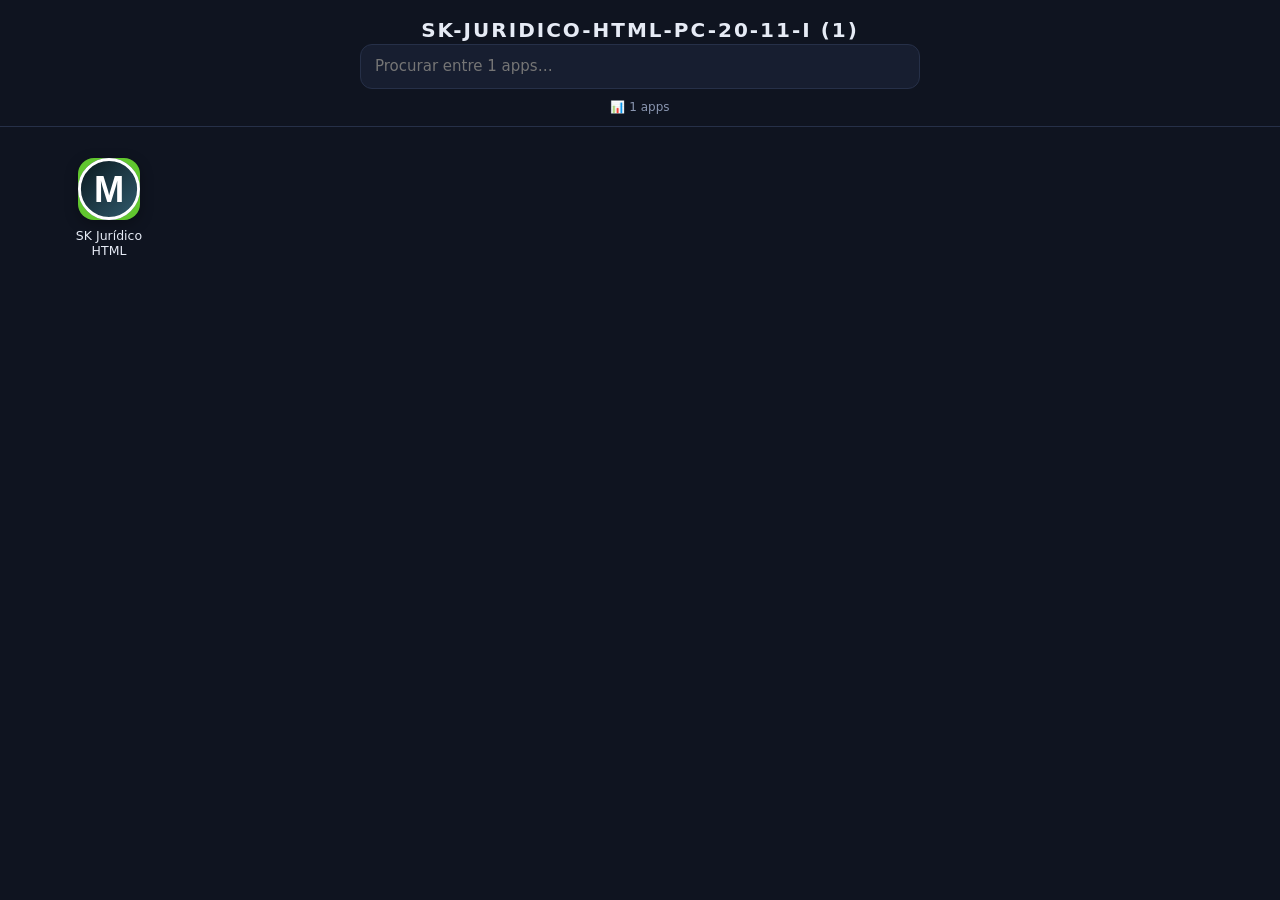
<file: index.html>
<!doctype html>
<!-- SK-HUB -->
<html lang="pt-BR">
<head>
  <meta charset="utf-8">
  <meta name="viewport" content="width=device-width, initial-scale=1, viewport-fit=cover">
  <title>SK-Juridico-HTML-PC-20-11-I (1)</title>
  <style>
    :root{--bg:#0f1420;--card:#171e30;--line:#263048;--tx:#e6ebf5;--mut:#8a96b0;--acc:#4f8cff}
    *{box-sizing:border-box}body{margin:0;background:var(--bg);color:var(--tx);font:15px/1.4 system-ui,-apple-system,"Segoe UI",Roboto,sans-serif;padding:env(safe-area-inset-top) 0 24px}
    header{position:sticky;top:0;background:var(--bg);padding:16px 16px 10px;z-index:2;border-bottom:1px solid var(--line);text-align:center}
    .logo{width:72px;height:72px;border-radius:50%;margin:0 auto 10px;display:grid;place-items:center;background:var(--acc);color:var(--bg);font:bold 34px Georgia,serif;box-shadow:0 0 30px color-mix(in srgb,var(--acc) 35%,transparent);border:2px solid #fff}
    h1{margin:0;font-size:20px;letter-spacing:2px;text-transform:uppercase}.sub{color:var(--acc);font-size:12px;letter-spacing:2px;margin:4px 0 10px}
    input{width:100%;max-width:560px;padding:11px 14px;border-radius:12px;border:1px solid var(--line);background:var(--card);color:var(--tx);font:inherit}
    .grid{display:grid;grid-template-columns:repeat(auto-fill,minmax(96px,1fr));gap:12px;padding:16px;max-width:1200px;margin:0 auto}
    a.app{display:flex;flex-direction:column;align-items:center;gap:8px;text-decoration:none;color:var(--tx);padding:14px 6px;border-radius:14px;border:1px solid transparent;transition:.15s}
    a.app:hover,a.app:focus{background:var(--card);border-color:var(--line);outline:none;transform:translateY(-2px)}
    .ic{width:62px;height:62px;border-radius:16px;display:grid;place-items:center;font-weight:800;font-size:23px;color:#fff;overflow:hidden;box-shadow:0 4px 14px rgba(0,0,0,.3)}
    .ic.em{background:var(--card)!important;border:1px solid var(--line);font-size:32px}
    .ic img{width:100%;height:100%;object-fit:cover}
    .nm{font-size:12.5px;text-align:center;line-height:1.25;word-break:break-word;display:-webkit-box;-webkit-line-clamp:2;-webkit-box-orient:vertical;overflow:hidden}
    .ds{font-size:10.5px;color:var(--mut);text-align:center}
    .vazio{color:var(--mut);padding:30px 16px;text-align:center;grid-column:1/-1}
    .info{text-align:center;color:var(--mut);font-size:12px;margin-top:10px}
    .links{display:flex;gap:10px;justify-content:center;flex-wrap:wrap;padding:0 16px}
    .links a{color:var(--tx);text-decoration:none;font-size:13px;padding:9px 16px;border:1px solid var(--line);border-radius:30px}
    .links a:hover{background:var(--acc);color:var(--bg)}
    #inst{position:fixed;right:16px;bottom:16px;padding:13px 20px;border:0;border-radius:40px;background:var(--acc);color:var(--bg);font-weight:bold;font-size:15px;box-shadow:0 6px 20px rgba(0,0,0,.4);display:none;cursor:pointer}
  </style>
  <!-- PWA:inicio (gerado pelo Mini SK — pode refazer no painel 📱 PWA) -->
  <link rel="manifest" href="manifest.json">
  <meta name="theme-color" content="#0f1420">
  <meta name="mobile-web-app-capable" content="yes">
  <meta name="apple-mobile-web-app-capable" content="yes">
  <meta name="apple-mobile-web-app-status-bar-style" content="black-translucent">
  <meta name="apple-mobile-web-app-title" content="SK-Juridico-">
  <link rel="icon" href="favicon.ico" sizes="any">
  <link rel="icon" href="icons/icon.svg" type="image/svg+xml">
  <link rel="apple-touch-icon" href="icons/apple-touch-icon.png">
  <script>
    if ('serviceWorker' in navigator && location.protocol.indexOf('http') === 0) {
      addEventListener('load', function () { navigator.serviceWorker.register('service-worker.js').catch(function (e) { console.warn('Service worker:', e); }); });
    }
  </script>
  <!-- PWA:fim -->
</head>
<body>
  <header><h1>SK-Juridico-HTML-PC-20-11-I (1)</h1><input id="q" type="search" placeholder="Procurar entre 1 apps…" autocomplete="off"><div class="info" id="info"></div></header>
  <main class="grid" id="g"></main>
  <button id="inst">📥 Instalar app</button>
  <script>
    // Lista gravada pelo Mini SK — está DENTRO deste arquivo, não no navegador.
    // Funciona igual em qualquer celular e depois de instalar.
    var APPS = [
 {
  "n": "SK Jurídico HTML",
  "d": "",
  "u": "app/index.html",
  "i": "app/icons/icon.svg",
  "e": "",
  "c": "hsl(100 62% 48%)",
  "l": "SJ"
 }
];
    var g = document.getElementById('g'), q = document.getElementById('q');
    function rec(){ try { return JSON.parse(localStorage.getItem('hub-recentes') || '[]'); } catch (e) { return []; } }
    function esc(s){ return String(s).replace(/[&<>"]/g, function(c){ return {'&':'&amp;','<':'&lt;','>':'&gt;','"':'&quot;'}[c]; }); }
    function card(a){ var ic = a.e ? '<span class="ic em">' + esc(a.e) + '</span>' : '<span class="ic" style="background:' + a.c + '">' + (a.i ? '<img src="' + esc(a.i) + '" alt="" loading="lazy" onerror="this.parentNode.textContent=\'' + esc(a.l) + '\'">' : esc(a.l)) + '</span>';
      return '<a class="app" href="' + esc(a.u) + '" data-u="' + esc(a.u) + '">' + ic + '<span class="nm">' + esc(a.n) + '</span>' + (a.d ? '<span class="ds">' + esc(a.d) + '</span>' : '') + '</a>'; }
    function show(){ var t = q.value.trim().toLowerCase(); var r = rec(); var list = APPS.filter(function(a){ return !t || (a.n + ' ' + a.d + ' ' + a.u).toLowerCase().indexOf(t) >= 0; });
      if (!t) list.sort(function(a,b){ var x = r.indexOf(a.u), y = r.indexOf(b.u); return (x < 0 ? 999 : x) - (y < 0 ? 999 : y); });
      g.innerHTML = list.map(card).join('') || '<p class="vazio">Nada encontrado.</p>';
      document.getElementById('info').textContent = '📊 ' + APPS.length + ' apps' + (!t && r.length ? ' · os usados por último aparecem primeiro' : ''); }
    g.addEventListener('click', function(e){ var a = e.target.closest('a.app'); if (!a) return; var r = rec().filter(function(u){ return u !== a.dataset.u; }); r.unshift(a.dataset.u); try { localStorage.setItem('hub-recentes', JSON.stringify(r.slice(0, 30))); } catch (e) {} });
    q.addEventListener('input', show); show();
    var ev; addEventListener('beforeinstallprompt', function(e){ e.preventDefault(); ev = e; document.getElementById('inst').style.display = 'block'; });
    document.getElementById('inst').onclick = function(){ if (ev) { ev.prompt(); ev = null; this.style.display = 'none'; } };
  </script>
</body>
</html>
</file>
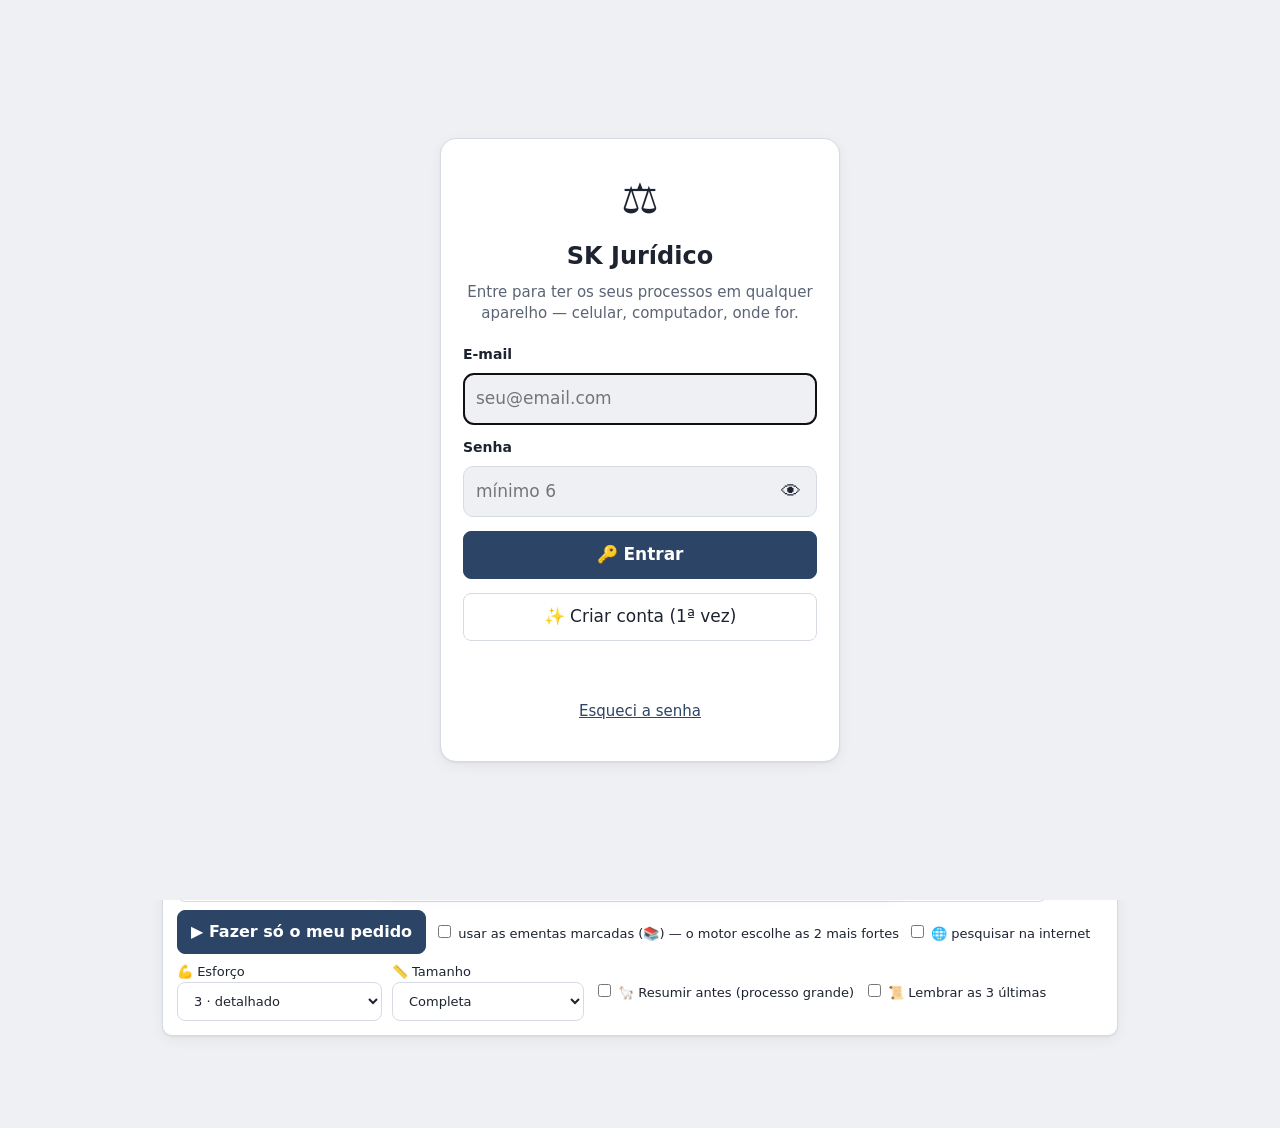
<file: app/index.html>
<!doctype html>
<html lang="pt-BR">
<head>
  <meta charset="utf-8">
  <meta name="viewport" content="width=device-width, initial-scale=1, viewport-fit=cover">
<title>SK Jurídico HTML</title>
<link rel="stylesheet" href="css/app.css">
  <!-- PWA:inicio (gerado pelo Mini SK — pode refazer no painel 📱 PWA) -->
  <link rel="manifest" href="manifest.json">
  <meta name="theme-color" content="#3a321d">
  <meta name="mobile-web-app-capable" content="yes">
  <meta name="apple-mobile-web-app-capable" content="yes">
  <meta name="apple-mobile-web-app-status-bar-style" content="black-translucent">
  <meta name="apple-mobile-web-app-title" content="SK Jurídico">
  <link rel="icon" href="favicon.ico" sizes="any">
  <link rel="icon" href="icons/icon.svg" type="image/svg+xml">
  <link rel="apple-touch-icon" href="icons/apple-touch-icon.png">
  <script>
    if ('serviceWorker' in navigator && location.protocol.indexOf('http') === 0) {
      addEventListener('load', function () { navigator.serviceWorker.register('service-worker.js').catch(function (e) { console.warn('Service worker:', e); }); });
    }
  </script>
  <!-- PWA:fim -->
</head>
<body>
  <header class="topo">
    <div class="marca">⚖️ <b>SK Jurídico HTML</b> <span class="versao" id="versao"></span></div>
    <button class="chave-status" id="chave-status" data-ir="config" title="Chave da IA">🔑 sem chave</button>
  </header>

  <nav class="abas" id="abas" aria-label="Partes do app">
    <button data-aba="processar" class="ativa">⚡ Processar</button>
    <button data-aba="editor">✏️ Editor</button>
    <button data-aba="conversa">💬 Conversa</button>
    <button data-aba="documentos">📁 Documentos</button>
    <button data-aba="biblioteca">📚 Modelos e ementas</button>
    <button data-aba="regras">📜 Regras e memória</button>
    <button data-aba="codigos">🧪 Códigos</button>
    <button data-meuchat="1" title="O chat livre (separado do jurídico)">💬 Meu Chat</button>
    <button data-aba="ferramentas">🧰 Ferramentas</button>
    <button data-aba="config">⚙️ Config</button>
  </nav>

  <main>
    <section class="painel ativo" id="painel-processar"></section>
    <section class="painel" id="painel-editor"></section>
    <section class="painel" id="painel-conversa"></section>
    <section class="painel" id="painel-documentos"></section>
    <section class="painel" id="painel-biblioteca"></section>
    <section class="painel" id="painel-regras"></section>
    <section class="painel" id="painel-codigos"></section>
    <section class="painel" id="painel-ferramentas"></section>
    <section class="painel" id="painel-config"></section>
  </main>

  <div id="avisos" class="avisos" aria-live="polite"></div>

  <!-- Os módulos, NA ORDEM: 00 primeiro (o "caixa comum"), 99 por último (liga tudo). -->
  <script src="lib/jszip.min.js"></script>
  <script src="js/00-core.js"></script>
  <script src="js/10-ia.js"></script>
  <script src="js/lib/segredos.js"></script>
  <script src="js/nuvem-embutida.js"></script>
  <script src="js/lib/nuvem-neon.js"></script>
  <script src="js/lib/reconhecer.js"></script>
  <script src="js/12-online.js"></script>
  <script src="js/13-nuvem.js"></script>
  <script src="js/14-entrada.js"></script>
  <script src="js/12-voz.js"></script>
  <script src="js/16-internet.js"></script>
  <script src="js/22-drive.js"></script>
  <script src="js/15-importar.js"></script>
  <script src="js/18-texto.js"></script>
  <script src="js/25-regras.js"></script>
  <script src="js/21-motor.js"></script>
<script src="js/20-processar.js"></script>
  <script src="js/30-editor.js"></script>
  <script src="js/35-docx.js"></script>
  <script src="js/40-conversa.js"></script>
  <script src="js/50-documentos.js"></script>
  <script src="js/55-biblioteca.js"></script>
  <script src="js/56-restaurar.js"></script>
  <script src="js/lib/playground-replit.js"></script>
  <script src="js/60-codigos.js"></script>
  <script src="js/70-ferramentas.js"></script>
  <script src="js/80-config.js"></script>
  <script src="js/99-app.js"></script>
<script>window.TEMA_APP = { id: 'juridico', barra: 'header.topo', padrao: 'claro', cores: {
  claro: { '--bg': '#eef0f3', '--papel': '#ffffff', '--fg': '#1d2330', '--mut': '#5b6475', '--linha': '#d6dbe3', '--tinta': '#1d2a3a', '--tinta-2': '#2c4466', '--ouro': '#a07c2c', '--ouro-claro': '#f5ecd6', '--bom': '#2f7a55', '--bom-bg': '#e3f2ea', '--ruim': '#b3362b', '--ruim-bg': '#fbe7e4' },
  escuro: { '--bg': '#12161d', '--papel': '#1b212b', '--fg': '#e6eaf0', '--mut': '#a3adbd', '--linha': '#2e3746', '--tinta': '#dbe4f0', '--tinta-2': '#9fbbe0', '--ouro': '#d8b25a', '--ouro-claro': '#3a3020', '--bom': '#5cc794', '--bom-bg': '#173326', '--ruim': '#ff8a7d', '--ruim-bg': '#3a1d1a' },
  contraste: { '--bg': '#000000', '--papel': '#0d0d0d', '--fg': '#ffffff', '--mut': '#e0e0e0', '--linha': '#8a8a8a', '--tinta': '#ffffff', '--tinta-2': '#8cc4ff', '--ouro': '#ffd33d', '--ouro-claro': '#2a2400', '--bom': '#4dff8f', '--bom-bg': '#06260f', '--ruim': '#ff7070', '--ruim-bg': '#2d0909' },
  papel: { '--bg': '#efe5cf', '--papel': '#fbf5e7', '--fg': '#2a2115', '--mut': '#67563c', '--linha': '#d6c5a2', '--tinta': '#2a2115', '--tinta-2': '#6f430e', '--ouro': '#8a5514', '--ouro-claro': '#f1e2bf', '--bom': '#3d6a28', '--bom-bg': '#e4ecd5', '--ruim': '#9b2c2c', '--ruim-bg': '#f4dcd4' } } };</script>
<script src="js/tema.js"></script>
<script>window.JANELA_BARRA = 'header.topo';</script>
<script src="js/janela-pc.js"></script>
</body>
</html>
</file>
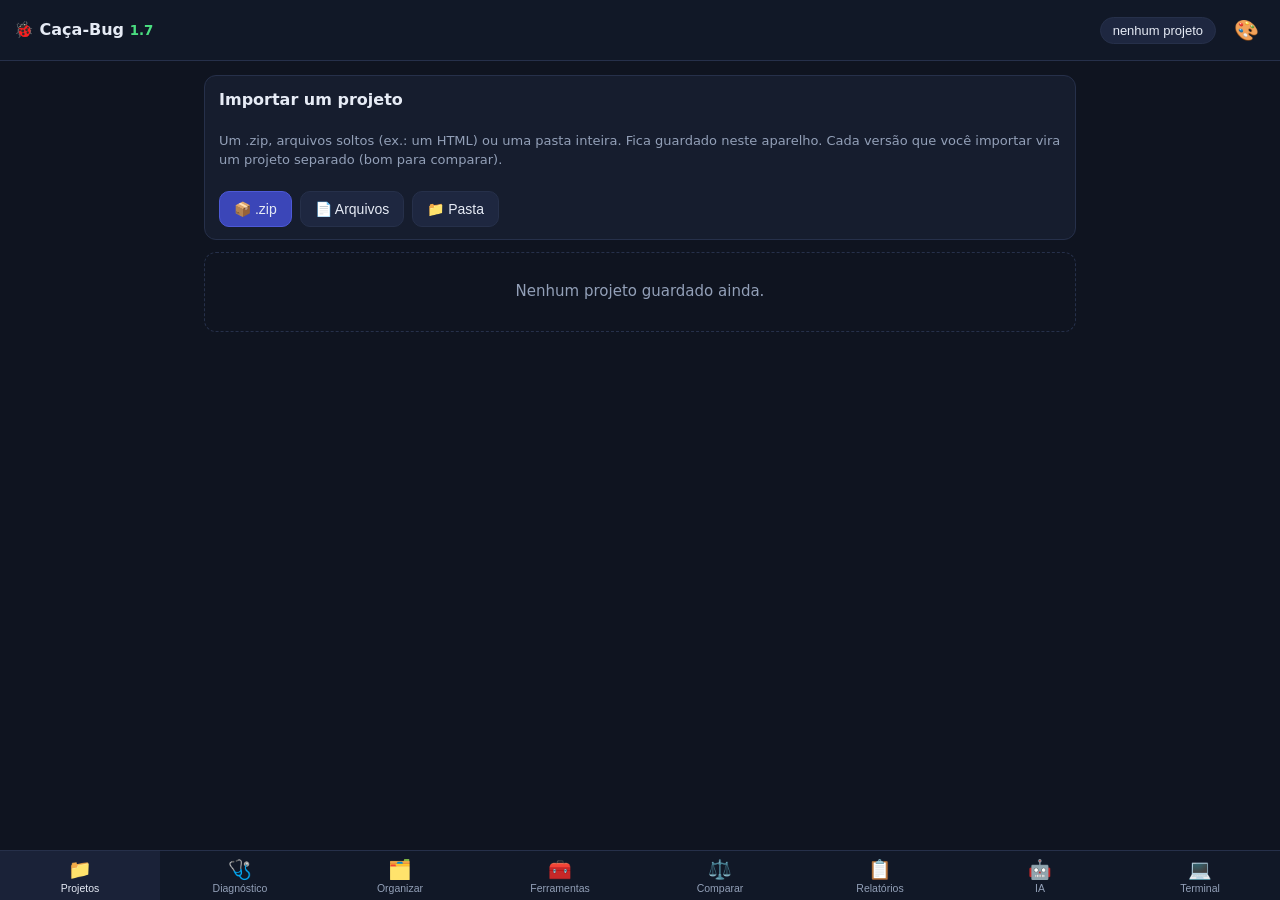
<file: app/ferramentas/cacabug/index.html>
<!doctype html>
<html lang="pt-BR">
<head>
<meta charset="utf-8">
<meta name="viewport" content="width=device-width, initial-scale=1, viewport-fit=cover">
<meta name="theme-color" content="#0f1420">
<title>Caça-Bug</title>
<link rel="manifest" href="manifest.json">
<link rel="icon" href="icons/icon-192.png">
<link rel="apple-touch-icon" href="icons/icon-192.png">
<link rel="stylesheet" href="css/app.css">
<script>if ('serviceWorker' in navigator && location.protocol.indexOf('http') === 0) addEventListener('load', function () { navigator.serviceWorker.register('sw.js').catch(function () {}); });</script>
</head>
<body>
  <header id="topo">
    <span class="logo">🐞 Caça-Bug <small style="color:var(--bom);font-weight:600">1.7</small></span>
    <button id="topo-proj" class="chip" title="Projeto em uso (toque para trocar)">nenhum projeto</button>
  </header>

  <main id="corpo">
    <section class="tela" data-tela="projetos" id="tela-projetos"></section>
    <section class="tela" data-tela="diagnostico" id="tela-diagnostico" hidden></section>
    <section class="tela" data-tela="organizar" id="tela-organizar" hidden></section>
    <section class="tela" data-tela="ferramentas" id="tela-ferramentas" hidden></section>
    <section class="tela" data-tela="comparar" id="tela-comparar" hidden></section>
    <section class="tela" data-tela="relatorios" id="tela-relatorios" hidden></section>
    <section class="tela" data-tela="ia" id="tela-ia" hidden></section>
    <section class="tela tela-larga" data-tela="terminal" id="tela-terminal" hidden></section>
    <section class="tela tela-ferr" data-tela="ferramenta" hidden>
      <div class="ferr-barra">
        <button class="btn small" id="ferr-voltar">← Voltar</button>
        <b id="ferr-titulo" class="grow"></b>
        <button class="btn small" id="ferr-mandar" title="Entregar o projeto em uso de novo">📥 Projeto</button>
        <button class="btn small primary" id="ferr-guardar">📌 Guardar relatório</button>
      </div>
      <div id="ferr-host"></div>
    </section>
  </main>

  <nav id="abas">
    <button data-aba="projetos">📁<span>Projetos</span></button>
    <button data-aba="diagnostico">🩺<span>Diagnóstico</span></button>
    <button data-aba="organizar">🗂️<span>Organizar</span></button>
    <button data-aba="ferramentas">🧰<span>Ferramentas</span></button>
    <button data-aba="comparar">⚖️<span>Comparar</span></button>
    <button data-aba="relatorios">📋<span>Relatórios</span></button>
    <button data-aba="ia">🤖<span>IA</span></button>
    <button data-aba="terminal">💻<span>Terminal</span></button>
  </nav>

  <script src="js/00-core.js"></script>
  <script src="js/20-zip.js"></script>
  <script src="js/30-projeto.js"></script>
  <script src="ferramentas/cirurgiao.js"></script>
  <script src="ferramentas/projeto-lab.js"></script>
  <script src="ferramentas/analisador-universal.js"></script>
  <script src="ferramentas/triagem.js"></script>
  <script src="ferramentas/gerador-eas.js"></script>
  <script src="ferramentas/ai-code-studio.js"></script>
  <script src="ferramentas/raiox.js"></script>
  <script src="ferramentas/desembrulhar.js"></script>
  <script src="lib/diff.min.js"></script>
  <script src="js/40-ferramentas.js"></script>
  <script src="js/50-relatorios.js"></script>
  <script src="js/60-comparar.js"></script>
  <script src="js/lib/plano-core.js"></script>
  <script src="js/lib/expo-core.js"></script>
  <script src="js/lib/organizar-core.js"></script>
  <script src="js/45-organizar.js"></script>
  <script src="js/46-limpo.js"></script>
<script src="js/70-ia.js"></script>
<script src="js/80-terminal.js"></script>
<script src="js/99-app.js"></script>
<script>window.TEMA_APP = { id: 'cacabug', barra: '#topo', padrao: 'escuro', cores: {
  escuro: null,
  claro: { '--bg': '#f4f6fb', '--card': '#ffffff', '--linha': '#d0d8e6', '--txt': '#172033', '--muted': '#55627a', '--acc': '#4f46e5', '--bom': '#15803d', '--meio': '#a15c00', '--ruim': '#c0262d' },
  contraste: { '--bg': '#000000', '--card': '#0f0f0f', '--linha': '#8a8a8a', '--txt': '#ffffff', '--muted': '#e0e0e0', '--acc': '#9aa6ff', '--bom': '#4dff8f', '--meio': '#ffd33d', '--ruim': '#ff7070' },
  papel: { '--bg': '#f2e9d6', '--card': '#fbf5e7', '--linha': '#d6c5a2', '--txt': '#2a2115', '--muted': '#67563c', '--acc': '#8a5514', '--bom': '#3d6a28', '--meio': '#9a5600', '--ruim': '#9b2c2c' }  },
  extra: { claro: '#topo,.ferr-barra,#abas,.dif-barra{background:var(--card)!important}#abas button.ativa{background:var(--bg)!important}.chip,.btn,.lab-chip,.toast{background:var(--bg)!important;color:var(--txt)!important}.btn.primary{background:var(--acc)!important;color:#fff!important;border-color:var(--acc)!important}.btn.danger{background:#fde8ea!important;color:#9b1c2c!important;border-color:#e3a2aa!important}code,pre.rel-texto,.inp,.lab-busca{background:var(--bg)!important;color:var(--txt)!important}.tag{background:#e3e8fb!important;color:#3730a3!important}.tag.laranja{background:#fde7cf!important;color:#7c3a06!important}.aviso{background:#fdf3d8!important;border-color:#e6c97a!important;color:#5a4300!important}.linha.ruim{color:#b91c1c!important}.linha.meio{color:#92400e!important}.linha.bom{color:#166534!important}.dl.add{background:#dcfce7!important;color:#14532d!important}.dl.del{background:#fde8ea!important;color:#7f1d1d!important}.dl.pulo{background:var(--bg)!important}.link-dif{color:#4338ca!important}table.tab tr.dif td{background:#fdf3d8!important}.toast.ok{background:#dcfce7!important}.toast.error{background:#fde8ea!important}', papel: '#topo,.ferr-barra,#abas,.dif-barra{background:var(--card)!important}#abas button.ativa{background:var(--bg)!important}.chip,.btn,.lab-chip,.toast{background:var(--bg)!important;color:var(--txt)!important}.btn.primary{background:var(--acc)!important;color:#fff!important;border-color:var(--acc)!important}.btn.danger{background:#fde8ea!important;color:#9b1c2c!important;border-color:#e3a2aa!important}code,pre.rel-texto,.inp,.lab-busca{background:var(--bg)!important;color:var(--txt)!important}.tag{background:#e3e8fb!important;color:#3730a3!important}.tag.laranja{background:#fde7cf!important;color:#7c3a06!important}.aviso{background:#fdf3d8!important;border-color:#e6c97a!important;color:#5a4300!important}.linha.ruim{color:#b91c1c!important}.linha.meio{color:#92400e!important}.linha.bom{color:#166534!important}.dl.add{background:#dcfce7!important;color:#14532d!important}.dl.del{background:#fde8ea!important;color:#7f1d1d!important}.dl.pulo{background:var(--bg)!important}.link-dif{color:#4338ca!important}table.tab tr.dif td{background:#fdf3d8!important}.toast.ok{background:#dcfce7!important}.toast.error{background:#fde8ea!important}' } };</script>
<script src="js/tema.js"></script>
<script>window.JANELA_BARRA = '#topo';</script>
<script src="js/janela-pc.js"></script>
</body>
</html>
</file>
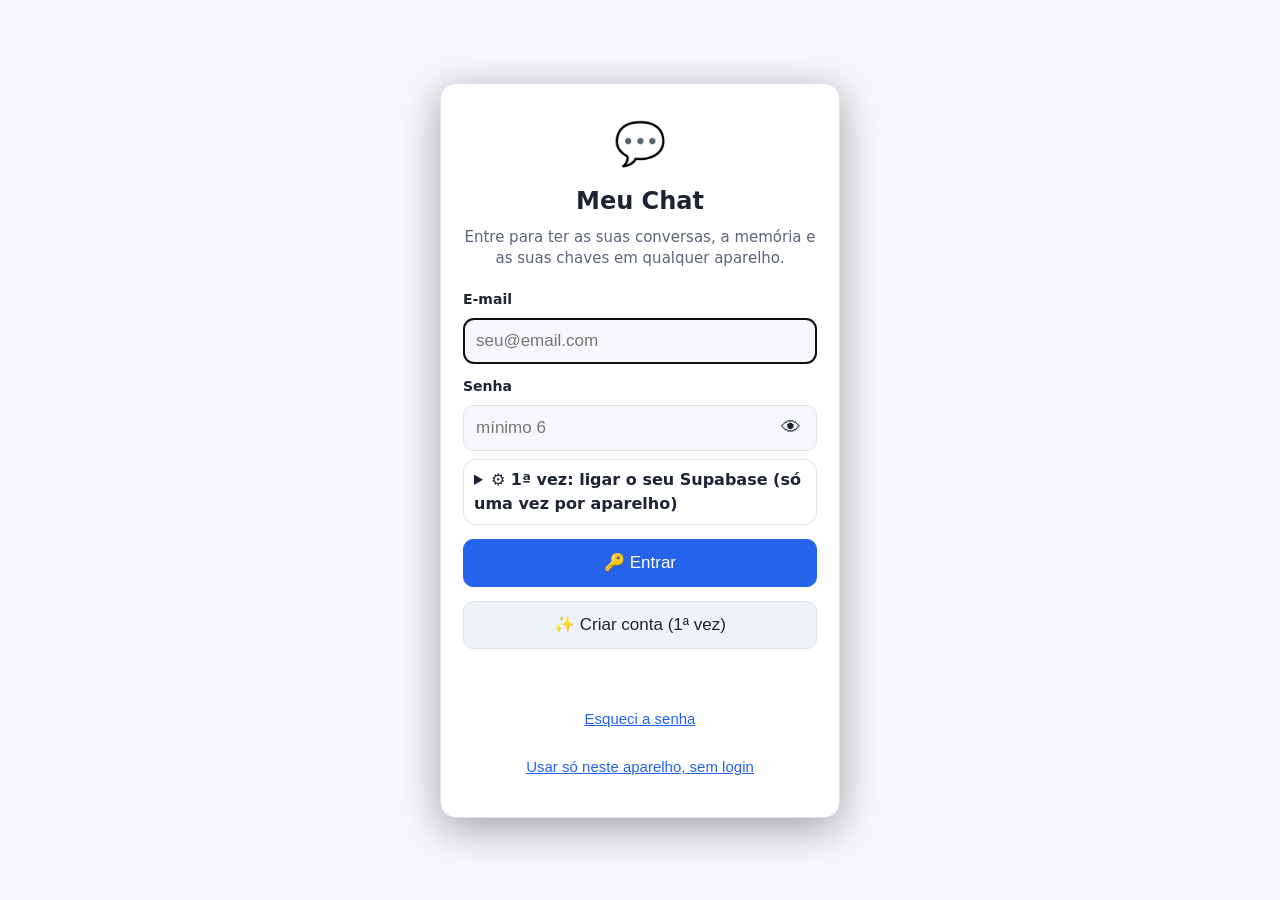
<file: app/ferramentas/meu-chat/index.html>
<!doctype html>
<html lang="pt-BR">
<head>
<meta charset="utf-8">
<meta name="viewport" content="width=device-width, initial-scale=1, viewport-fit=cover">
<meta name="theme-color" content="#0f172a">
<title>Meu Chat</title>
<link rel="manifest" href="manifest.json">
<link rel="icon" href="icons/icon-192.png">
<link rel="stylesheet" href="css/app.css">
</head>
<body>
<div id="app">
  <header id="topo">
    <button class="ic" id="bt-conversas" title="Conversas" aria-label="Conversas">☰</button>
    <div id="titulo"><b id="tit-conversa">Meu Chat</b><span id="tit-ia" class="mudo"></span></div>
    <span class="chip" id="versao">v20/11-C</span>
    <button class="ic" id="bt-contextos" title="Contextos" aria-label="Contextos">📌</button>
    <button class="ic" id="bt-links" title="Links e navegador interno (não gasta IA)" aria-label="Links">🔗</button>
    <button class="ic" id="bt-codigos" title="Meus códigos guardados (playground)" aria-label="Meus códigos">🧪</button>
    <button class="ic" id="bt-gasto" title="Quanto gastou (tokens e reais)" aria-label="Gasto">💰</button>
    <button class="ic" id="bt-guia" title="Guia: o que é cada app e como usar" aria-label="Guia">🧭</button>
    <button class="ic" id="bt-memoria" title="Memória" aria-label="Memória">🧠</button>
    <button class="ic" id="bt-config" title="Configurar" aria-label="Configurar">⚙️</button>
  </header>

  <main id="conversa" aria-live="polite"></main>

  <div id="anexos" hidden></div>
  <footer id="barra">
    <div class="linha-op">
      <label class="op" title="Ligado: o guia dos seus apps vai junto (gasta mais). Desligado: só vai quando você pergunta dos seus apps."><input type="checkbox" id="op-guia"> 🧭 Guia</label>
      <label class="op" title="Pesquisar na internet antes de responder"><input type="checkbox" id="op-busca"> 🌐 Internet</label>
      <label class="op" title="Falar as respostas em voz natural"><input type="checkbox" id="op-falar"> 🔊 Falar</label>
      <label class="op" title="Conversa por voz: fala e escuta sem tocar"><input type="checkbox" id="op-maos"> 🙌 Mãos livres</label>
      <label class="op" title="Quando a resposta terminar: apita, vibra e mostra notificação (bom para o Ollama, que demora)"><input type="checkbox" id="op-pronta"> 🔔 Avisar</label>
      <label class="op" title="Enquanto ela escreve, a tela não apaga (o Android não pausa o app no meio)"><input type="checkbox" id="op-tela"> 🔆 Tela acesa</label>
      <button class="op bt-op" id="bt-docs" type="button" title="Documentação de um projeto, só nesta pergunta">📄 Docs</button>
      <label class="op" title="Manda a mesma pergunta para várias IAs (toque e segure para escolher quais)"><input type="checkbox" id="op-comparar"> ⚖️ Comparar</label>
    </div>
    <div class="linha-in">
      <button class="ic" id="bt-foto" title="Mandar foto ou print" aria-label="Foto">📷</button>
      <input type="file" id="in-foto" accept="image/*" multiple hidden>
      <button class="ic" id="bt-arq" title="Mandar arquivo (texto, código) ou projeto .zip (abre aqui e você escolhe o que vai)" aria-label="Arquivo">📎</button>
      <button class="ic" id="bt-qr" title="Ler QR Code (câmera ou print)" aria-label="Ler QR Code">🔳</button>
      <input type="file" id="in-arq" multiple hidden>
      <textarea id="entrada" rows="1" placeholder="Escreva, ou toque no 🎤…"></textarea>
      <button class="ic grande" id="bt-mic" title="Falar" aria-label="Microfone">🎤</button>
      <button class="ic grande primario" id="bt-enviar" title="Enviar" aria-label="Enviar">➤</button>
    </div>
  </footer>
</div>

<aside id="gaveta" class="painel" hidden>
  <div class="cab"><b>💬 Conversas</b><button class="ic" data-fechar>✕</button></div>
  <div class="linha"><button class="bt primario" id="bt-nova">＋ Nova conversa</button></div>
  <input class="campo" id="busca-conv" placeholder="Procurar nas conversas…">
  <div id="lista-conv"></div>
  <hr>
  <div class="linha"><button class="bt" id="bt-backup">⤓ Backup de tudo</button><button class="bt" id="bt-drive">📤 Drive</button><button class="bt" id="bt-restaurar">⤒ Restaurar</button></div>
  <input type="file" id="in-restaurar" accept=".json,.zip,application/json" hidden>
  <p class="mudo pequeno">Restaurar não apaga nada: o que for diferente entra ao lado.</p>
</aside>

<aside id="painel-memoria" class="painel" hidden>
  <div class="cab"><b>🧠 Memória</b><button class="ic" data-fechar>✕</button></div>
  <p class="mudo pequeno">Tudo aqui vai junto em TODA conversa. A IA também guarda sozinha o que for importante (aparece "🧠 guardei"). Uma coisa por linha. Pode editar e apagar.</p>
  <textarea class="campo" id="memoria-texto" rows="14" placeholder="Ex.: Meu nome é Maikon. Sou advogado em MG. Prefiro respostas curtas e em português simples."></textarea>
  <div class="linha"><button class="bt primario" id="bt-mem-salvar">💾 Salvar memória</button><span id="mem-status" class="mudo pequeno"></span></div>
</aside>

<aside id="painel-guia" class="painel" hidden>
  <div class="cab"><b>🧭 Guia dos seus apps</b><button class="ic" data-fechar>✕</button></div>
  <p class="mudo pequeno">O que é cada app, a versão atual e como usar. Toque no nome para abrir. 🔊 lê para você; 🤖 o chat explica.</p>
  <input class="campo" id="guia-busca" placeholder="Procurar (ex.: juntar, terminal, jurídico, links)…" autocomplete="off">
  <div id="guia-corpo"></div>
</aside>

<aside id="painel-links" class="painel" hidden>
  <div class="cab"><b>🔗 Links</b><button class="ic" data-fechar>✕</button></div>
  <p class="mudo pequeno">Guarde e abra links aqui dentro. <b>Não gasta nada da IA</b>: 📥 só coloca o texto da página na caixa, e você decide se manda.</p>
  <input class="campo" id="link-novo" placeholder="Cole um endereço (https://…)" inputmode="url" autocomplete="off">
  <div class="linha"><button class="bt primario" id="link-abrir">🌐 Abrir aqui</button><button class="bt" id="link-add">➕ Guardar</button></div>
  <div id="links-corpo"></div>
</aside>
<aside id="painel-codigos" class="painel" hidden>
  <div class="cab"><b>🧪 Meus códigos</b><button class="ic" data-fechar>✕</button></div>
  <p class="mudo pequeno">Os códigos que você guardou (💾 nos blocos de código). ▶ abre no playground para ver e mexer; 💬 coloca na conversa para a IA continuar. Com o login, aparecem em qualquer aparelho.</p>
  <input class="campo" id="cod-busca" placeholder="Procurar nos códigos…" autocomplete="off">
  <div id="codigos-corpo"></div>
</aside>
<aside id="painel-gasto" class="painel" hidden>
  <div class="cab"><b>💰 Gasto</b><button class="ic" data-fechar>✕</button></div>
  <div id="gasto-corpo"></div>
</aside>
<aside id="painel-contextos" class="painel" hidden>
  <div class="cab"><b>📌 Contextos</b><button class="ic" data-fechar>✕</button></div>
  <div id="contextos-corpo"></div>
</aside>

<aside id="painel-config" class="painel" hidden>
  <div class="cab"><b>⚙️ Configurar</b><button class="ic" data-fechar>✕</button></div>
  <div id="config-corpo"></div>
</aside>

<div id="previa" hidden>
  <div class="cab"><b id="previa-tit">👁 Prévia</b><span class="mudo pequeno" id="previa-tipo"></span><span style="flex:1"></span><button class="bt" id="previa-editar" title="Abrir o código para mexer (playground)">✏️ Editar</button><button class="bt" id="previa-recarregar">⟳</button><button class="bt" id="previa-baixar">⤓</button><button class="ic" id="previa-fechar">✕</button></div>
  <div id="previa-editor" hidden><textarea id="previa-cod" spellcheck="false" autocapitalize="off" autocomplete="off"></textarea><div class="linha"><button class="bt primario" id="previa-rodar">▶ Rodar de novo</button><button class="bt" id="previa-copiar">📋 Copiar</button><button class="bt" id="previa-guardar" title="Guardar em 🧪 Meus códigos">💾 Guardar</button><span class="mudo pequeno">Mexa no código e toque em ▶. Para a IA continuar daqui: 📋 Copiar e cole no chat.</span></div></div>
  <iframe id="previa-quadro" sandbox="allow-scripts allow-forms allow-modals allow-popups" title="Prévia do código"></iframe>
  <div id="previa-erros" class="pequeno"></div>
</div>

<div id="aviso" hidden></div>

<script src="js/00-base.js"></script>
<script src="js/10-banco.js"></script>
<script src="js/11-online.js"></script>
<script src="js/nuvem-embutida.js"></script>
<script src="js/lib/nuvem-neon.js"></script>
<script src="js/12-nuvem.js"></script>
<script src="js/14-entrada.js"></script>
<script src="js/20-provedores.js"></script>
<script src="js/30-memoria.js"></script>
<script src="js/33-contextos.js"></script>
<script src="js/34-guia.js"></script>
<script src="js/35-jeito.js"></script>
<script src="js/36-gasto.js"></script>
<script src="js/37-arquivos.js"></script>
<script src="js/lib/playground-replit.js"></script>
<script src="js/38-codigos.js"></script>
<script src="js/39-qr.js"></script>
<script src="js/41-pronto.js"></script>
<script src="js/42-testar.js"></script>
<script src="js/43-links.js"></script>
<script src="js/44-docs.js"></script>
<script src="js/lib/ferramentas-lista.js"></script>
<script src="js/45-mesa.js"></script>
<script src="js/40-voz.js"></script>
<script src="js/50-internet.js"></script>
<script src="js/60-previa.js"></script>
<script src="js/70-texto.js"></script>
<script src="js/80-chat.js"></script>
<script src="js/lib/cofre-arquivo.js"></script>
<script src="js/lib/guia-versoes.js"></script>
<script src="js/lib/guia-maikon.js"></script>
<script src="js/lib/jszip.min.js"></script>
<script src="js/85-config.js"></script>
<script src="js/87-cofre.js"></script>
<script src="js/lib/reconhecer.js"></script>
<script src="js/90-backup.js"></script>
<script src="js/91-restaurar.js"></script>
<script src="js/95-ponte-lab.js"></script>
<script src="js/99-app.js"></script>
<script>window.JANELA_BARRA = '#topo';</script>
<script src="js/janela-pc.js"></script>
</body>
</html>
</file>
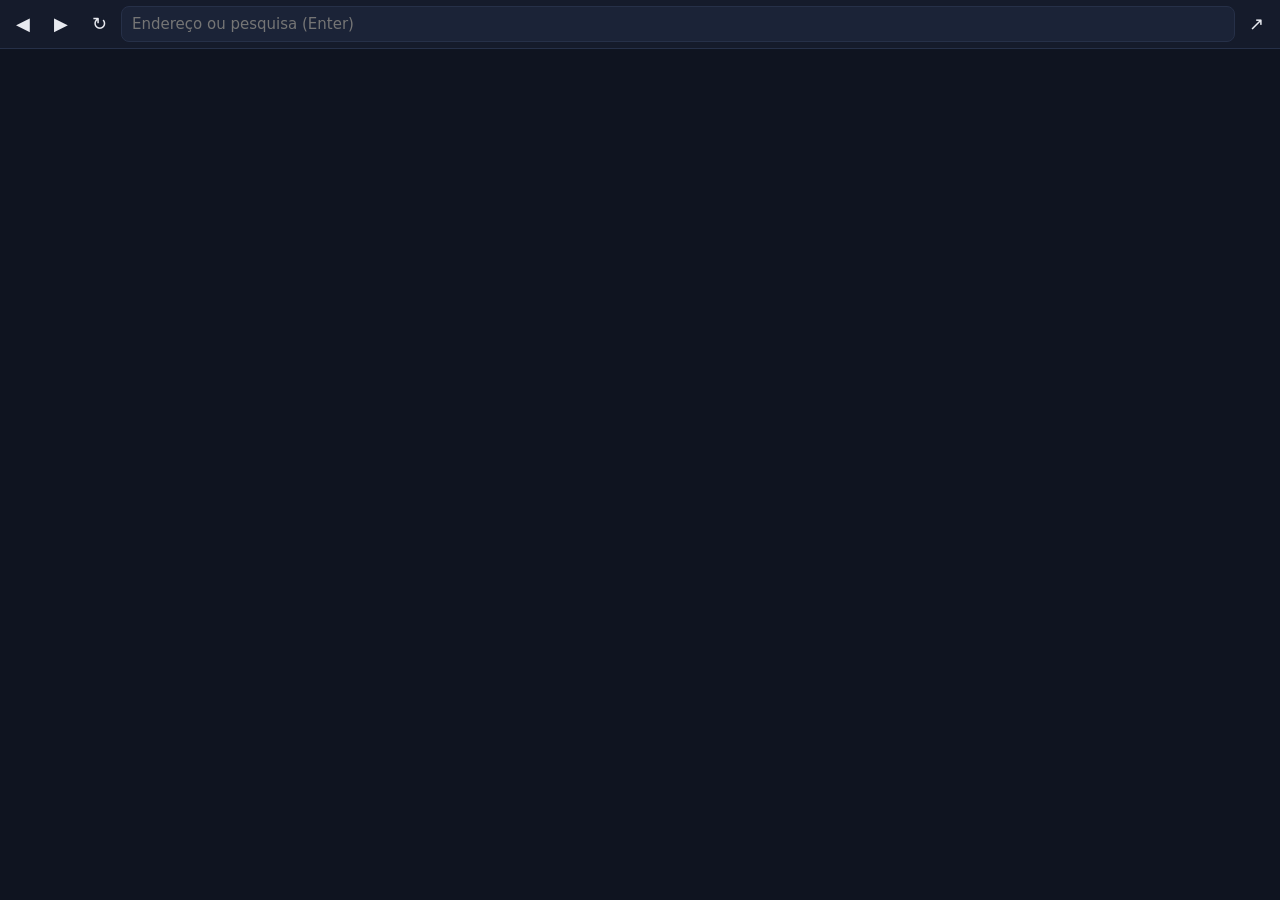
<file: electron/navegador.html>
<!doctype html>
<html lang="pt-BR">
<head>
<meta charset="utf-8">
<meta http-equiv="Content-Security-Policy" content="default-src 'self' 'unsafe-inline'; img-src * data:">
<title>🌐 Navegador — Mini SK</title>
<style>
  html, body { margin: 0; height: 100%; background: #0f1420; color: #e8eaf0; font: 15px system-ui, 'Segoe UI', sans-serif; overflow: hidden; }
  .barra { display: flex; gap: 4px; align-items: center; padding: 6px; background: #151b2b; border-bottom: 1px solid #263048; }
  button { background: transparent; color: #e8eaf0; border: 0; border-radius: 8px; font-size: 18px; padding: 4px 10px; cursor: pointer; }
  button:hover { background: #1b2337; }
  button:disabled { opacity: .35; }
  input { flex: 1; min-width: 0; background: #1b2337; color: #e8eaf0; border: 1px solid #263048; border-radius: 8px; padding: 8px 10px; font: inherit; }
  .carregando { height: 2px; background: #3fa36b; width: 0; transition: width .3s; }
  webview { position: absolute; top: 50px; left: 0; right: 0; bottom: 0; }
  #recentes { position: absolute; top: 48px; left: 140px; right: 60px; background: #151b2b; border: 1px solid #263048; border-radius: 8px; max-height: 60vh; overflow: auto; z-index: 9; display: none; }
  #recentes div { padding: 8px 10px; cursor: pointer; white-space: nowrap; overflow: hidden; text-overflow: ellipsis; font-size: 14px; }
  #recentes div:hover { background: #1b2337; }
</style>
</head>
<body>
<div class="barra">
  <button id="voltar" title="Voltar">◀</button>
  <button id="frente" title="Avançar">▶</button>
  <button id="recarregar" title="Recarregar">↻</button>
  <input id="end" placeholder="Endereço ou pesquisa (Enter)" spellcheck="false" autocomplete="off">
  <button id="fora" title="Abrir no navegador do Windows">↗</button>
</div>
<div class="carregando" id="carregando"></div>
<div id="recentes"></div>
<webview id="w" partition="persist:navegador" allowpopups src="about:blank"></webview>
<script>
(function () {
  var w = document.getElementById('w'), end = document.getElementById('end'), rec = document.getElementById('recentes'), carr = document.getElementById('carregando');
  function historico() { try { return JSON.parse(localStorage.getItem('historico') || '[]'); } catch (e) { return []; } }
  function guardar(u) { if (!/^https?:/.test(u)) return; try { var h = historico().filter(function (x) { return x !== u; }); h.unshift(u); localStorage.setItem('historico', JSON.stringify(h.slice(0, 40))); localStorage.setItem('ultimo', u); } catch (e) {} }
  function arrumar(t) {
    t = (t || '').trim();
    if (!t) return 'https://duckduckgo.com/';
    if (/^https?:\/\//i.test(t)) return t;
    if (!/\s/.test(t) && /\./.test(t)) return 'https://' + t;
    return 'https://duckduckgo.com/?kl=br-pt&q=' + encodeURIComponent(t);
  }
  function ir(t) { rec.style.display = 'none'; w.loadURL(arrumar(t)).catch(function () {}); }
  function botoes() { try { document.getElementById('voltar').disabled = !w.canGoBack(); document.getElementById('frente').disabled = !w.canGoForward(); } catch (e) {} }
  window.irPara = function (u) { ir(u || localStorage.getItem('ultimo') || ''); };
  document.getElementById('voltar').onclick = function () { if (w.canGoBack()) w.goBack(); };
  document.getElementById('frente').onclick = function () { if (w.canGoForward()) w.goForward(); };
  document.getElementById('recarregar').onclick = function () { w.reload(); };
  document.getElementById('fora').onclick = function () { if (window.navegadorPC) window.navegadorPC.fora(w.getURL()); };
  end.addEventListener('keydown', function (e) { if (e.key === 'Enter') { ir(end.value); end.blur(); } if (e.key === 'Escape') rec.style.display = 'none'; });
  end.addEventListener('focus', function () {
    end.select();
    var h = historico(); if (!h.length) return;
    rec.innerHTML = ''; h.slice(0, 15).forEach(function (u) { var d = document.createElement('div'); d.textContent = u; d.onmousedown = function () { ir(u); }; rec.appendChild(d); });
    rec.style.display = 'block';
  });
  end.addEventListener('blur', function () { setTimeout(function () { rec.style.display = 'none'; }, 150); });
  w.addEventListener('did-start-loading', function () { carr.style.width = '60%'; });
  w.addEventListener('did-stop-loading', function () { carr.style.width = '100%'; setTimeout(function () { carr.style.width = '0'; }, 300); botoes(); });
  w.addEventListener('did-navigate', function (e) { if (document.activeElement !== end) end.value = e.url; guardar(e.url); botoes(); });
  w.addEventListener('did-navigate-in-page', function (e) { if (e.isMainFrame && document.activeElement !== end) end.value = e.url; botoes(); });
  w.addEventListener('page-title-updated', function (e) { document.title = '🌐 ' + e.title; });
  document.addEventListener('keydown', function (e) { if (e.altKey && e.key === 'ArrowLeft' && w.canGoBack()) w.goBack(); if (e.altKey && e.key === 'ArrowRight' && w.canGoForward()) w.goForward(); if (e.key === 'F5') w.reload(); if (e.ctrlKey && e.key === 'l') end.focus(); });
})();
</script>
</body>
</html>
</file>
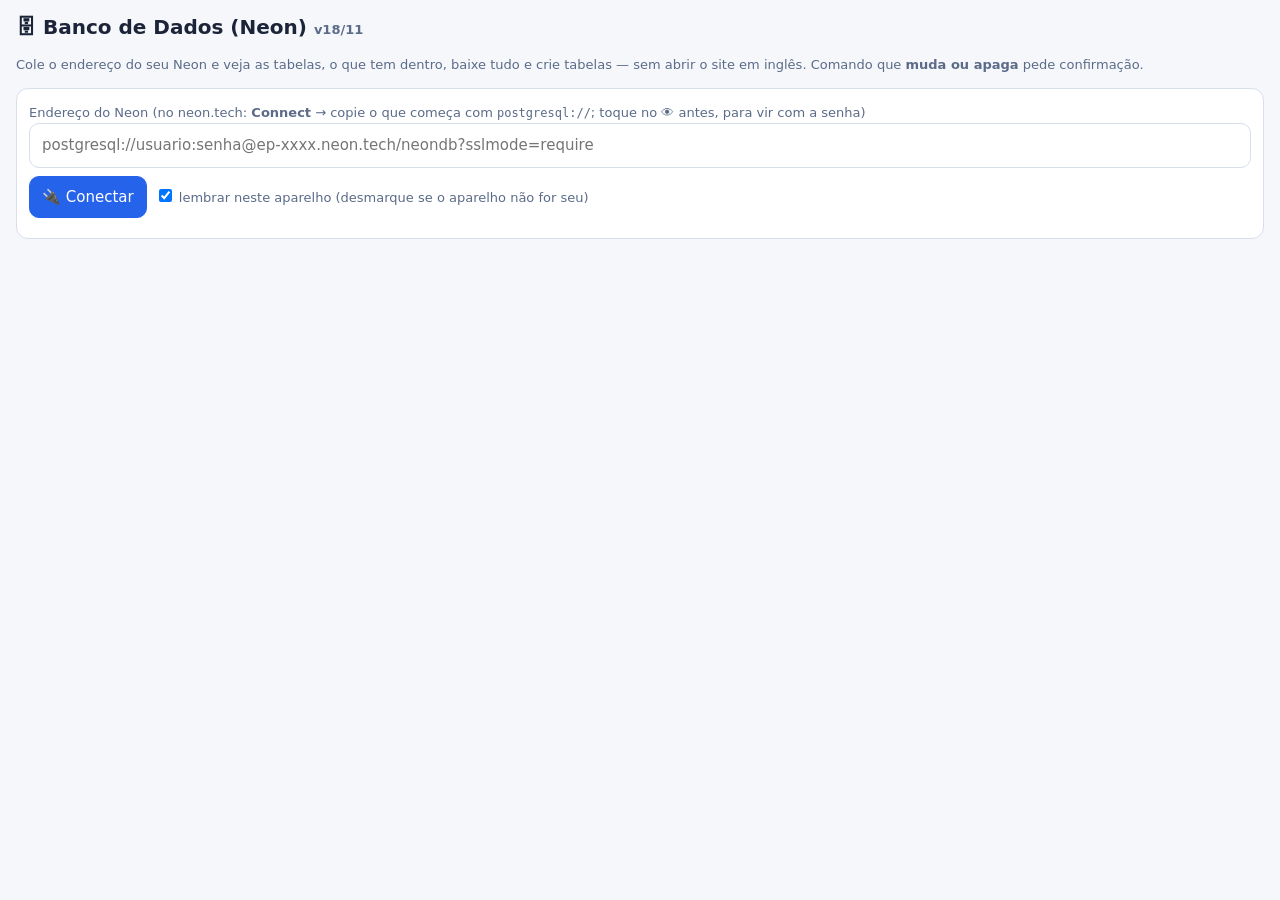
<file: app/ferramentas/banco-neon.html>
<!doctype html>
<html lang="pt-BR">
<head>
<meta charset="utf-8">
<meta name="viewport" content="width=device-width, initial-scale=1">
<title>Banco de Dados (Neon)</title>
<style>
  :root { --bg:#0f172a; --card:#162036; --li:#2a3550; --txt:#e6edf8; --mut:#93a4c3; --ok:#22c55e; --er:#ef4444; --ac:#60a5fa; }
  @media (prefers-color-scheme: light) { :root:not([data-theme="dark"]) { --bg:#f5f7fb; --card:#fff; --li:#d8deea; --txt:#1b2438; --mut:#5b6b88; } }
  * { box-sizing: border-box; }
  body { margin: 0; background: var(--bg); color: var(--txt); font: 15px/1.5 system-ui, -apple-system, Segoe UI, Roboto, sans-serif; padding: 12px 16px 40px; }
  h1 { font-size: 20px; margin: 0 0 4px; }
  .mut { color: var(--mut); font-size: 13px; }
  .card { background: var(--card); border: 1px solid var(--li); border-radius: 12px; padding: 12px; margin: 10px 0; }
  input, textarea, select { width: 100%; padding: 10px 12px; border-radius: 10px; border: 1px solid var(--li); background: transparent; color: var(--txt); font: inherit; }
  textarea { min-height: 110px; font: 13px/1.4 ui-monospace, Menlo, Consolas, monospace; }
  .linha { display: flex; flex-wrap: wrap; gap: 8px; margin: 8px 0; align-items: center; }
  button { background: #1e2b48; color: #fff; border: 1px solid var(--li); border-radius: 10px; padding: 9px 12px; font: inherit; cursor: pointer; min-height: 40px; }
  button.p { background: #2563eb; border-color: #2563eb; }
  button.perigo { background: #7f1d1d; border-color: #7f1d1d; }
  .st { font-weight: 600; } .st.ok { color: var(--ok); } .st.er { color: var(--er); }
  .tab { display: flex; justify-content: space-between; gap: 8px; padding: 10px; border: 1px solid var(--li); border-radius: 10px; margin: 6px 0; cursor: pointer; }
  .tab:hover { border-color: var(--ac); }
  .grade { overflow: auto; max-height: 60vh; border: 1px solid var(--li); border-radius: 10px; }
  table { border-collapse: collapse; font-size: 13px; min-width: 100%; }
  th, td { border-bottom: 1px solid var(--li); padding: 6px 8px; text-align: left; vertical-align: top; max-width: 320px; overflow-wrap: anywhere; }
  th { position: sticky; top: 0; background: var(--card); }
  code { font-family: ui-monospace, Menlo, Consolas, monospace; font-size: 12px; }
  .modal { position: fixed; inset: 0; background: rgba(0,0,0,.6); display: flex; align-items: center; justify-content: center; padding: 16px; z-index: 9; }
  .modal > div { background: var(--card); border: 1px solid var(--li); border-radius: 12px; padding: 16px; width: min(520px, 100%); }
</style>
</head>
<body>
<h1>🗄 Banco de Dados (Neon) <span class="mut">v18/11</span></h1>
<p class="mut">Cole o endereço do seu Neon e veja as tabelas, o que tem dentro, baixe tudo e crie tabelas — sem abrir o site em inglês. Comando que <b>muda ou apaga</b> pede confirmação.</p>

<div class="card">
  <label class="mut" for="conn">Endereço do Neon (no neon.tech: <b>Connect</b> → copie o que começa com <code>postgresql://</code>; toque no 👁 antes, para vir com a senha)</label>
  <input id="conn" type="password" placeholder="postgresql://usuario:senha@ep-xxxx.neon.tech/neondb?sslmode=require" autocomplete="off">
  <div class="linha"><button class="p" id="b-con">🔌 Conectar</button><label class="mut"><input type="checkbox" id="lembrar" style="width:auto" checked> lembrar neste aparelho (desmarque se o aparelho não for seu)</label></div>
  <div id="st" class="st"></div>
</div>

<div id="area" hidden>
  <div class="card">
    <div class="linha"><b style="flex:1">📋 Tabelas</b><button id="b-atual">⟳</button><button id="b-backup">⬇ Baixar tudo (backup)</button></div>
    <div id="tabelas"></div>
  </div>
  <div class="card" id="rc-card">
    <b>🔎 Reconhecer este banco</b>
    <p class="mut">Lê tudo, descobre <b>de qual app é cada coisa</b> (Meu Chat, SK Jurídico, o SK Jurídico 1.7 antigo da Replit…) e devolve para o lugar certo — sem você mexer em JSON. Também baixa cada parte separada e o <b>formato</b> do banco (para nenhuma IA criar tabela errada).</p>
    <div class="linha"><button class="p" id="rc-ir">🔎 Reconhecer</button><button id="rc-formato">📐 Baixar o formato (esquema)</button></div>
    <div id="rc-res"></div>
  </div>
  <div class="card" id="ver" hidden>
    <div class="linha"><b id="ver-nome" style="flex:1"></b><button id="b-ant">◀</button><span id="ver-pag" class="mut"></span><button id="b-prox">▶</button></div>
    <p id="ver-cols" class="mut"></p>
    <div class="grade" id="ver-grade"></div>
    <div class="linha"><button id="b-csv">⬇ CSV (Excel)</button><button id="b-json">⬇ JSON</button></div>
  </div>
  <div class="card">
    <b>✨ Criar uma tabela pronta</b>
    <div class="linha"><select id="modelo" style="flex:1"></select><button class="p" id="b-criar">Criar</button></div>
    <p id="modelo-txt" class="mut"></p>
  </div>
  <div class="card" id="ia-card">
    <b>🤖 Pedir à IA (fale em português)</b>
    <p class="mut">Diga o que você quer, do seu jeito. Ex.: <i>"quero uma tabela de clientes com nome, CPF e telefone"</i> ou <i>"acrescenta o campo data da audiência nos processos"</i>. A IA vê as tabelas que você já tem, monta o comando e explica antes. Você confere e toca em ▶ Rodar.</p>
    <textarea id="ia-pedido" placeholder="O que você quer fazer no banco?" style="min-height:70px"></textarea>
    <div class="linha"><button id="ia-voz" title="Falar em vez de escrever">🎤 Falar</button><button class="p" id="ia-montar">🤖 Montar o comando</button></div>
    <div id="ia-resp"></div>
  </div>
  <div class="card">
    <b>🧩 Criar uma tabela do meu jeito</b>
    <p class="mut">Pense numa planilha: a <b>tabela</b> é a planilha, cada <b>campo</b> é uma coluna, cada <b>linha</b> é um registro. Escreva o nome e os campos — eu monto o comando.</p>
    <input id="nt-nome" placeholder="Nome da tabela (ex.: honorarios)">
    <div id="nt-campos"></div>
    <div class="linha"><button id="nt-mais">＋ Campo</button><button class="p" id="nt-criar">🧩 Criar a tabela</button></div>
    <p id="nt-sql" class="mut"></p>
  </div>
  <div class="card">
    <b>➕ Acrescentar um campo numa tabela que já existe</b>
    <div class="linha"><select id="nc-tab" style="flex:1"></select></div>
    <div class="linha"><input id="nc-nome" placeholder="Nome do campo (ex.: telefone2)" style="flex:2"><select id="nc-tipo" style="flex:1"></select></div>
    <div class="linha"><button class="p" id="nc-ok">➕ Acrescentar</button></div>
  </div>
  <div class="card">
    <b>▶ Comando (SQL)</b>
    <p class="mut">Para consultar: <code>select * from mc_itens limit 20</code>. Comandos que mudam ou apagam (insert, update, delete, drop, alter, truncate…) pedem que você escreva CONFIRMO.</p>
    <textarea id="sql" spellcheck="false" autocapitalize="off"></textarea>
    <div class="linha"><button class="p" id="b-rodar">▶ Rodar</button></div>
    <div class="grade" id="res"></div>
  </div>
</div>

<script>/* reconhecer.js — cópia embutida (18/11) */
/* ♻️ RECONHECER (18/11) — a mesma peça no Meu Chat, no SK Jurídico HTML e no 🗄 Banco.
   Recebe QUALQUER coisa que veio dos seus apps e diz sozinho O QUE É e PARA ONDE VAI:
   - backup do Meu Chat (.json) · backup do SK Jurídico HTML / Assistente Jurídico (.json)
   - o "⬇ backup" do 🗄 Banco (todas as tabelas) ou o próprio banco lido direto (Neon)
   - a tabela mc_itens (Meu Chat + jurídico na nuvem): separa por tipo
   - o banco ANTIGO do SK Jurídico 1.7 da Replit (ementas, doc_templates, custom_actions, ai_history, snippets, conversations/messages…)
   - qualquer outra tabela: mostra as colunas e quantas linhas tem (para você ou a IA entender o formato)
   Devolve um "pacote" já no formato de cada app. Nada é apagado: restaurar sempre JUNTA. */
(function () {
  'use strict';
  const LOJAS_JUR = ['documentos', 'modelos', 'ementas', 'historico', 'conversas', 'regras', 'codigos'];
  const vazio = () => ({ juridico: { lojas: Object.fromEntries(LOJAS_JUR.map((l) => [l, []])), prefs: {} }, meuchat: { conversas: [], memoria: '', codigos: {}, links: [] }, outros: [] });
  const quando = (v) => { const t = v ? Date.parse(v) : NaN; return isNaN(t) ? (typeof v === 'number' ? v : Date.now()) : t; };
  const txtHtml = (t) => '<p>' + String(t || '').replace(/&/g, '&amp;').replace(/</g, '&lt;').replace(/\n{2,}/g, '</p><p>').replace(/\n/g, '<br>') + '</p>';
  const colunas = (linhas) => { const s = new Set(); (linhas || []).slice(0, 50).forEach((r) => r && typeof r === 'object' && Object.keys(r).forEach((k) => s.add(k))); return [...s]; };
  const parse = (v) => { if (typeof v !== 'string') return v; try { return JSON.parse(v); } catch (e) { return v; } };

  // ── as tabelas do SK Jurídico 1.7 (Replit) → lojas do SK Jurídico HTML ──
  const ANTIGO = {
    ementas: (r) => ['ementas', { id: 'v17-' + r.id, titulo: r.titulo || 'Ementa', categoria: r.categoria || '', texto: r.texto || '', marcada: false, criado: Date.now() }],
    doc_templates: (r) => ['modelos', { id: 'v17-' + r.id, titulo: r.titulo || 'Modelo', html: /<\w/.test(r.conteudo || '') ? r.conteudo : txtHtml(r.conteudo), categoria: r.categoria || '', criado: Date.now() }],
    prompt_templates: (r) => ['regras', { id: 'v17p-' + r.id, tipo: 'regra', titulo: r.titulo || 'Modelo de pedido', texto: r.texto || '', ativa: false, criado: Date.now() }],
    custom_actions: (r) => ['regras', { id: 'v17a-' + r.id, tipo: 'regra', titulo: '⚡ Ação: ' + (r.label || 'sem nome'), texto: (r.description ? r.description + '\n\n' : '') + (r.prompt || ''), ativa: false, criado: Date.now() }],
    ai_history: (r) => ['historico', { id: 'v17-' + r.id, titulo: (r.action || 'IA') + ' — ' + String(r.input_preview || r.inputPreview || '').slice(0, 60), html: txtHtml(r.result), md: r.result || '', acao: r.action || '', pergunta: r.input_preview || r.inputPreview || '', criado: quando(r.created_at || r.createdAt) }],
    snippets: (r) => ['codigos', { id: 'v17-' + r.id, nome: r.title || 'Código', codigo: (r.mode === 'html' || !r.mode ? '<!doctype html>\n<style>\n' + (r.css || '') + '\n</style>\n' + (r.html || '') + '\n<script>\n' + (r.js || '') + '\n<\/script>' : r.js || r.html || ''), tipo: 'html', criado: Date.now() }],
  };
  const NOMES_ANTIGO = { ementas: 'ementas', doc_templates: 'modelos de documento', prompt_templates: 'modelos de pedido', custom_actions: 'ações personalizadas (o motor que você criou)', ai_history: 'histórico da IA', snippets: 'códigos (playground)', conversations: 'conversas', messages: 'mensagens' };

  function deTabelas(tabelas, p, achados) {
    for (const [nome, linhas0] of Object.entries(tabelas || {})) {
      const linhas = Array.isArray(linhas0) ? linhas0 : [];
      if (nome === 'mc_itens') {
        let c = { conv: 0, mem: 0, cod: 0, jur: 0, cofre: 0 };
        for (const r of linhas) {
          if (!r || r.apagado === true || r.apagado === 't') continue;
          const d = parse(r.dados); const tipo = String(r.tipo || '');
          if (tipo === 'conversa' && d && d.msgs) { p.meuchat.conversas.push(d); c.conv++; }
          else if (tipo === 'memoria' && d) { p.meuchat.memoria += (p.meuchat.memoria ? '\n' : '') + (d.texto || ''); c.mem++; }
          else if (tipo === 'codigo' && d) { p.meuchat.codigos[r.id] = d; c.cod++; }
          else if (tipo.startsWith('jur:') && tipo !== 'jur:prefs' && d) { const l = tipo.slice(4); if (p.juridico.lojas[l]) { p.juridico.lojas[l].push(d); c.jur++; } }
          else if (tipo === 'jur:prefs' && d) Object.assign(p.juridico.prefs, d);
          else if (tipo === 'cofre') c.cofre++;
        }
        achados.push({ nome: 'mc_itens (Meu Chat + SK Jurídico na nuvem)', reconhecido: true, linhas: linhas.length, detalhe: c.conv + ' conversa(s) e ' + c.cod + ' código(s) do Meu Chat' + (c.mem ? ', a memória' : '') + ' · ' + c.jur + ' item(ns) do SK Jurídico' + (c.cofre ? ' · 🔐 cofre das chaves (trancado: abra em ☁️ → Trazer as chaves)' : '') });
      } else if (ANTIGO[nome]) {
        for (const r of linhas) { const [l, it] = ANTIGO[nome](r); p.juridico.lojas[l].push(it); }
        achados.push({ nome: nome + ' (SK Jurídico 1.7 da Replit)', reconhecido: true, linhas: linhas.length, detalhe: linhas.length + ' ' + NOMES_ANTIGO[nome] + ' → SK Jurídico HTML' });
      } else if (nome === 'conversations' && tabelas.messages) {
        const msgs = tabelas.messages || [];
        for (const cv of linhas) {
          const m = msgs.filter((x) => String(x.conversation_id || x.conversationId) === String(cv.id)).sort((a, b) => quando(a.created_at || a.createdAt) - quando(b.created_at || b.createdAt));
          p.juridico.lojas.conversas.push({ id: 'v17-' + cv.id, titulo: cv.title || 'Conversa', criado: quando(cv.created_at || cv.createdAt), msgs: m.map((x) => ({ role: x.role === 'user' ? 'user' : 'assistant', content: x.content || '', t: quando(x.created_at || x.createdAt) })) });
        }
        achados.push({ nome: 'conversations + messages (SK Jurídico 1.7)', reconhecido: true, linhas: linhas.length, detalhe: linhas.length + ' conversa(s) com ' + msgs.length + ' mensagem(ns) → SK Jurídico HTML' });
      } else if (nome === 'messages' && tabelas.conversations) { /* já foi junto com conversations */ }
      else {
        p.outros.push({ nome, linhas });
        achados.push({ nome, reconhecido: false, linhas: linhas.length, detalhe: 'não é de nenhum app conhecido. Colunas: ' + (colunas(linhas).join(', ') || '(vazia)') });
      }
    }
  }

  // o principal: olha o que veio e diz o que é
  function detectar(obj, origem) {
    const p = vazio(), achados = [];
    let formato = 'desconhecido';
    if (obj && obj.app === 'meu-chat') {
      formato = 'Backup do Meu Chat';
      p.meuchat.conversas = obj.conversas || []; p.meuchat.memoria = obj.memoria || '';
      achados.push({ nome: 'Meu Chat', reconhecido: true, linhas: (obj.conversas || []).length, detalhe: (obj.conversas || []).length + ' conversa(s)' + (obj.memoria ? ' e a memória' : '') + ((obj.chaves || []).length ? ' · ⚠ tem ' + obj.chaves.length + ' chave(s) dentro' : '') });
      p.meuchat.original = obj;
    } else if (obj && obj.app === 'assistente-juridico') {
      formato = 'Backup do SK Jurídico HTML';
      for (const [l, itens] of Object.entries(obj.lojas || {})) if (p.juridico.lojas[l]) p.juridico.lojas[l] = itens;
      achados.push({ nome: 'SK Jurídico HTML', reconhecido: true, linhas: Object.values(obj.lojas || {}).reduce((t, x) => t + x.length, 0), detalhe: LOJAS_JUR.map((l) => (obj.lojas && obj.lojas[l] ? obj.lojas[l].length : 0) + ' ' + l).join(' · ') });
      p.juridico.prefs = obj.prefs || {};
    } else if (obj && obj.tabelas && typeof obj.tabelas === 'object') {
      formato = 'Banco de dados (' + Object.keys(obj.tabelas).length + ' tabela(s))';
      deTabelas(obj.tabelas, p, achados);
    } else if (Array.isArray(obj) && obj.length && obj[0] && 'tipo' in obj[0] && 'dados' in obj[0]) {
      formato = 'Tabela mc_itens (exportada)'; deTabelas({ mc_itens: obj }, p, achados);
    } else if (Array.isArray(obj)) {
      formato = 'Lista de ' + obj.length + ' item(ns)';
      const cols = colunas(obj);
      if (cols.includes('texto') && cols.includes('titulo')) { obj.forEach((r, i) => p.juridico.lojas.ementas.push({ id: 'imp-' + (r.id || i), titulo: r.titulo, categoria: r.categoria || '', texto: r.texto, marcada: false, criado: Date.now() })); achados.push({ nome: 'lista', reconhecido: true, linhas: obj.length, detalhe: 'parece EMENTAS (titulo + texto) → SK Jurídico HTML' }); }
      else { p.outros.push({ nome: origem || 'lista', linhas: obj }); achados.push({ nome: origem || 'lista', reconhecido: false, linhas: obj.length, detalhe: 'Colunas: ' + cols.join(', ') }); }
    } else if (obj && typeof obj === 'object') {
      // talvez um objeto de tabelas sem o "tabelas"
      const arrays = Object.entries(obj).filter(([, v]) => Array.isArray(v));
      if (arrays.length) { formato = 'Conjunto de ' + arrays.length + ' lista(s)'; deTabelas(Object.fromEntries(arrays), p, achados); }
    }
    const nJur = Object.values(p.juridico.lojas).reduce((t, x) => t + x.length, 0), nMC = p.meuchat.conversas.length + Object.keys(p.meuchat.codigos).length + (p.meuchat.memoria ? 1 : 0);
    return { formato, achados, pacote: p, nJur, nMC };
  }

  // 📐 o FORMATO de um banco: tabelas, colunas e o SQL para criar igual (para a IA e para você)
  function formatoMarkdown(colunasPorTabela, contagem) {
    let md = '# 📐 Formato do banco\n\nGerado em ' + new Date().toLocaleString('pt-BR') + '. Mande isto para a IA antes de pedir mudanças: assim ela não cria tabela no formato errado.\n\n';
    let sql = '';
    for (const [t, cols] of Object.entries(colunasPorTabela)) {
      md += '## ' + t + ' (' + (contagem[t] != null ? contagem[t] + ' linhas' : '?') + ')\n\n| coluna | tipo | vazio? | padrão |\n|---|---|---|---|\n' + cols.map((c) => '| ' + c.column_name + ' | ' + c.data_type + ' | ' + (c.is_nullable === 'YES' ? 'pode' : 'não') + ' | ' + (c.column_default || '') + ' |').join('\n') + '\n\n';
      sql += 'create table if not exists ' + t + ' (\n' + cols.map((c) => '  ' + c.column_name + ' ' + (c.data_type === 'character varying' ? 'text' : c.data_type) + (c.is_nullable === 'NO' ? ' not null' : '') + (c.column_default && !/nextval/.test(c.column_default) ? ' default ' + c.column_default : '')).join(',\n') + '\n);\n\n';
    }
    return md + '## SQL para criar igual\n\n```sql\n' + sql + '```\n';
  }
  window.Reconhecer = { detectar, formatoMarkdown, LOJAS_JUR };
})();

</script>
<script>
(function () {
  'use strict';
  const $ = (s) => document.querySelector(s);
  const E = (s) => String(s == null ? '' : s).replace(/[&<>"]/g, (c) => ({ '&': '&amp;', '<': '&lt;', '>': '&gt;', '"': '&quot;' }[c]));
  const CDN = 'https://cdn.jsdelivr.net/npm/@neondatabase/serverless@0.10.4/+esm';
  let sql = null, atual = null, pag = 0, POR = 50, ultimas = [];
  const MODELOS = {
    mc_itens: ['Meu Chat + SK Jurídico (a nuvem dos dois apps)', 'create table if not exists mc_itens (tipo text not null, id text not null, dados jsonb, apagado boolean not null default false, atualizado bigint not null, primary key (tipo, id));\ncreate index if not exists mc_itens_atualizado on mc_itens (atualizado);'],
    clientes: ['Clientes do escritório (nome, CPF, telefone, e-mail, anotações)', 'create table if not exists clientes (id bigserial primary key, nome text not null, cpf text, telefone text, email text, endereco text, anotacoes text, criado timestamptz not null default now());'],
    processos: ['Processos (número, cliente, vara, situação, próximo prazo)', 'create table if not exists processos (id bigserial primary key, numero text unique, cliente text, vara text, assunto text, situacao text, proximo_prazo date, anotacoes text, criado timestamptz not null default now());'],
    prazos: ['Prazos (processo, o que fazer, data limite, feito?)', 'create table if not exists prazos (id bigserial primary key, processo text, oque text not null, data_limite date not null, feito boolean not null default false, criado timestamptz not null default now());'],
  };
  $('#modelo').innerHTML = Object.entries(MODELOS).map(([k, v]) => '<option value="' + k + '">' + E(k + ' — ' + v[0]) + '</option>').join('');
  const mostrarModelo = () => { $('#modelo-txt').innerHTML = '<code>' + E(MODELOS[$('#modelo').value][1]) + '</code>'; };
  $('#modelo').onchange = mostrarModelo; mostrarModelo();

  // o mesmo endereço do Meu Chat / SK Jurídico (se já estiver guardado neste aparelho)
  try { const g = JSON.parse(localStorage.getItem('meuchat:nuvem:neon') || '""'); if (g) { $('#conn').value = g; $('#lembrar').checked = true; } } catch (e) {}

  const st = (t, ok) => { const el = $('#st'); el.textContent = t; el.className = 'st ' + (ok === true ? 'ok' : ok === false ? 'er' : ''); };
  function traduzir(e) {
    const t = String((e && e.message) || e);
    if (/password authentication failed|28P01/i.test(t)) return 'A senha do endereço está errada (copie de novo em Connect, com o 👁).';
    if (/does not exist/i.test(t) && /relation|table/i.test(t)) return 'Essa tabela não existe.';
    if (/syntax error/i.test(t)) return 'O comando tem um erro de escrita: ' + t;
    if (/fetch|network|Failed/i.test(t)) return 'Sem conexão (internet ou endereço errado).';
    return t;
  }
  async function q(texto, params) { return sql(texto, params || []); }

  $('#b-con').onclick = async () => {
    const c = $('#conn').value.trim();
    if (!/^postgres(ql)?:\/\//i.test(c)) return st('Cole o endereço que começa com postgresql://', false);
    st('⏳ Conectando…');
    try {
      const m = await import(CDN);
      sql = m.neon(c, { disableWarningInBrowsers: true });
      const v = await q('select version() as v, current_database() as db');
      st('🟢 Conectado ao banco "' + v[0].db + '" (' + String(v[0].v).split(' ').slice(0, 2).join(' ') + ')', true);
      try { if ($('#lembrar').checked) localStorage.setItem('meuchat:nuvem:neon', JSON.stringify(c)); else localStorage.removeItem('meuchat:nuvem:neon'); } catch (e) {}
      $('#area').hidden = false; listar();
    } catch (e) { sql = null; $('#area').hidden = true; st('🔴 Não conectou: ' + traduzir(e), false); }
  };

  async function listar() {
    const el = $('#tabelas'); el.innerHTML = '<p class="mut">⏳ Lendo as tabelas…</p>';
    try {
      const t = await q("select table_name from information_schema.tables where table_schema = 'public' and table_type = 'BASE TABLE' order by table_name");
      if (!t.length) { el.innerHTML = '<p class="mut">Nenhuma tabela ainda. Crie uma em ✨ Criar uma tabela pronta.</p>'; return; }
      const linhas = [];
      for (const r of t.slice(0, 60)) { let n = '?'; try { n = (await q('select count(*)::int as n from "' + r.table_name.replace(/"/g, '""') + '"'))[0].n; } catch (e) {} linhas.push([r.table_name, n]); }
      el.innerHTML = linhas.map(([n, c]) => '<div class="tab" data-t="' + E(n) + '"><b>' + E(n) + '</b><span class="mut">' + c + ' linha(s) ›</span></div>').join('');
    } catch (e) { el.innerHTML = '<p class="st er">' + E(traduzir(e)) + '</p>'; }
  }
  $('#tabelas').onclick = (e) => { const d = e.target.closest('[data-t]'); if (d) { atual = d.dataset.t; pag = 0; ver(); } };
  $('#b-atual').onclick = listar;

  function grade(rows) {
    if (!rows.length) return '<p class="mut" style="padding:8px">(vazio)</p>';
    const cols = Object.keys(rows[0]);
    const cel = (v) => { if (v == null) return '<span class="mut">—</span>'; if (typeof v === 'object') v = JSON.stringify(v); v = String(v); return E(v.length > 300 ? v.slice(0, 300) + '…' : v); };
    return '<table><tr>' + cols.map((c) => '<th>' + E(c) + '</th>').join('') + '</tr>' + rows.map((r) => '<tr>' + cols.map((c) => '<td>' + cel(r[c]) + '</td>').join('') + '</tr>').join('') + '</table>';
  }
  const nomeSeguro = (n) => '"' + String(n).replace(/"/g, '""') + '"';
  async function ver() {
    $('#ver').hidden = false; $('#ver-nome').textContent = '📄 ' + atual; $('#ver-grade').innerHTML = '<p class="mut" style="padding:8px">⏳</p>';
    try {
      const cols = await q('select column_name, data_type from information_schema.columns where table_schema = \'public\' and table_name = $1 order by ordinal_position', [atual]);
      $('#ver-cols').textContent = 'Colunas: ' + cols.map((c) => c.column_name + ' (' + c.data_type + ')').join(' · ');
      // 17/11: na tela vêm só os 300 primeiros caracteres de cada campo (antes vinha o código inteiro e dava "response is too large")
      const lista = cols.length ? cols.map((c) => 'left(' + nomeSeguro(c.column_name) + '::text, 300) as ' + nomeSeguro(c.column_name)).join(', ') : '*';
      ultimas = await q('select ' + lista + ' from ' + nomeSeguro(atual) + ' order by ctid limit ' + POR + ' offset ' + (pag * POR));
      $('#ver-pag').textContent = 'pág. ' + (pag + 1);
      $('#ver-grade').innerHTML = grade(ultimas);
      $('#ver').scrollIntoView({ behavior: 'smooth', block: 'start' });
    } catch (e) { $('#ver-grade').innerHTML = '<p class="st er" style="padding:8px">' + E(traduzir(e)) + '</p>'; }
  }
  $('#b-ant').onclick = () => { if (pag > 0) { pag--; ver(); } };
  $('#b-prox').onclick = () => { if (ultimas.length === POR) { pag++; ver(); } };

  function baixar(nome, texto, tipo) { const a = document.createElement('a'); a.href = URL.createObjectURL(new Blob([texto], { type: tipo })); a.download = nome; document.body.appendChild(a); a.click(); setTimeout(() => { URL.revokeObjectURL(a.href); a.remove(); }, 1000); }
  function csv(rows) {
    if (!rows.length) return '';
    const cols = Object.keys(rows[0]); const c = (v) => { if (v == null) return ''; if (typeof v === 'object') v = JSON.stringify(v); v = String(v); return /[";\n]/.test(v) ? '"' + v.replace(/"/g, '""') + '"' : v; };
    return '﻿' + cols.join(';') + '\n' + rows.map((r) => cols.map((k) => c(r[k])).join(';')).join('\n');
  }
  // em pedaços de 25 linhas: o Neon recusa resposta acima de 64 MB (era o erro "response is too large")
  async function tudoDe(t, aviso) {
    const out = []; let n = 0, P = 25;
    while (n < 20000) {
      let l;
      try { l = await q('select * from ' + nomeSeguro(t) + ' order by ctid limit ' + P + ' offset ' + n); }
      catch (e) { if (/too large|67108864/i.test(String(e && e.message)) && P > 1) { P = Math.max(1, Math.floor(P / 4)); continue; } throw e; } // linha grande: pega menos de cada vez
      out.push(...l); n += l.length; if (aviso) aviso(out.length); if (l.length < P) break;
    }
    return out;
  }
  $('#b-csv').onclick = async () => { try { baixar(atual + '.csv', csv(await tudoDe(atual)), 'text/csv;charset=utf-8'); } catch (e) { alert(traduzir(e)); } };
  $('#b-json').onclick = async () => { try { baixar(atual + '.json', JSON.stringify(await tudoDe(atual), null, 1), 'application/json'); } catch (e) { alert(traduzir(e)); } };
  $('#b-backup').onclick = async () => {
    try {
      st('⏳ Juntando todas as tabelas…', true);
      const t = await q("select table_name from information_schema.tables where table_schema = 'public' and table_type = 'BASE TABLE'");
      const out = { feito: new Date().toISOString(), tabelas: {} };
      for (const r of t) out.tabelas[r.table_name] = await tudoDe(r.table_name, (n) => st('⏳ ' + r.table_name + ': ' + n + ' linha(s)…', true));
      baixar('backup-neon-' + new Date().toISOString().slice(0, 10) + '.json', JSON.stringify(out), 'application/json');
      st('🟢 Backup baixado (' + t.length + ' tabela(s)). Guarde no HD.', true);
    } catch (e) { st('🔴 ' + traduzir(e), false); }
  };

  // ✋ comando que muda ou apaga: escreva CONFIRMO
  function confirmar(texto) {
    return new Promise((ok) => {
      const w = document.createElement('div'); w.className = 'modal';
      w.innerHTML = '<div><h3 style="margin-top:0">✋ Esse comando muda ou apaga dados</h3><p class="mut">Confira antes. Se apagar, não tem como voltar (a não ser pelo backup).</p><pre style="white-space:pre-wrap;max-height:30vh;overflow:auto"><code>' + E(texto.slice(0, 2000)) + '</code></pre><p>Para rodar, escreva <b>CONFIRMO</b>:</p><input id="cf"><div class="linha" style="justify-content:flex-end"><button id="nao">Cancelar</button><button class="perigo" id="sim">Rodar</button></div></div>';
      document.body.appendChild(w);
      w.querySelector('#nao').onclick = () => { w.remove(); ok(false); };
      w.querySelector('#sim').onclick = () => { const v = w.querySelector('#cf').value.trim().toUpperCase() === 'CONFIRMO'; w.remove(); ok(v); };
    });
  }
  const MUDA = /\b(insert|update|delete|drop|alter|truncate|create|grant|revoke|rename|comment|vacuum|reindex)\b/i;
  async function rodar(texto, seguro) {
    const partes = texto.split(/;\s*(?:\n|$)/).map((s) => s.trim()).filter(Boolean);
    if (!partes.length) return { ok: false, erro: 'comando vazio' };
    if (!seguro && partes.some((p) => MUDA.test(p)) && !(await confirmar(texto))) { $('#res').innerHTML = '<p class="mut" style="padding:8px">Cancelado.</p>'; return { ok: false, cancelado: true }; }
    $('#res').innerHTML = '<p class="mut" style="padding:8px">⏳</p>';
    try {
      let ult = [];
      for (const p of partes) ult = await q(p);
      $('#res').innerHTML = Array.isArray(ult) && ult.length ? grade(ult) : '<p class="st ok" style="padding:8px">✅ Feito.</p>';
      if (partes.some((p) => MUDA.test(p))) listar();
      return { ok: true, linhas: ult };
    } catch (e) { $('#res').innerHTML = '<p class="st er" style="padding:8px">' + E(traduzir(e)) + '</p>'; return { ok: false, erro: String((e && e.message) || e) }; }
  }
  $('#b-rodar').onclick = () => rodar($('#sql').value);
  // 20/11: o 📐 Esquema do projeto (Mini SK) manda o comando pronto para cá
  try { const pronto = localStorage.getItem('sk:sqlPronto'); if (pronto) { localStorage.removeItem('sk:sqlPronto'); $('#sql').value = pronto; const d = $('#sql').closest('details'); if (d) d.open = true; setTimeout(() => { $('#sql').scrollIntoView({ behavior: 'smooth', block: 'center' }); }, 300); const av = document.createElement('p'); av.className = 'st ok'; av.textContent = '📐 Comando vindo do Esquema do projeto: cria só as tabelas que faltam (não apaga nada). Conecte, confira e toque em ► Rodar.'; $('#sql').before(av); } } catch (e) {}

  // 🧩 tabela do meu jeito (sem escrever comando)
  const TIPOS = [['texto', 'text', 'Texto'], ['numero', 'numeric', 'Número (valor, quantidade)'], ['inteiro', 'bigint', 'Número inteiro'], ['data', 'date', 'Data'], ['datahora', 'timestamptz', 'Data e hora'], ['simnao', 'boolean', 'Sim / Não'], ['dados', 'jsonb', 'Dados livres (JSON)']];
  const opTipos = TIPOS.map((t) => '<option value="' + t[1] + '">' + t[2] + '</option>').join('');
  const limpo = (n) => String(n || '').normalize('NFD').replace(/[\u0300-\u036f]/g, '').toLowerCase().replace(/[^a-z0-9_]+/g, '_').replace(/^_+|_+$/g, '').replace(/^(\d)/, '_$1').slice(0, 50);
  function campo(n, t) { const d = document.createElement('div'); d.className = 'linha'; d.innerHTML = '<input class="nt-c" placeholder="Nome do campo (ex.: cliente)" style="flex:2" value="' + E(n || '') + '"><select class="nt-t" style="flex:1">' + opTipos + '</select><button class="nt-x" title="Tirar">✕</button>'; if (t) d.querySelector('select').value = t; $('#nt-campos').appendChild(d); }
  campo('nome', 'text'); campo('valor', 'numeric'); campo('data', 'date');
  $('#nt-mais').onclick = () => campo();
  $('#nt-campos').onclick = (e) => { if (e.target.classList.contains('nt-x')) e.target.parentNode.remove(); };
  function sqlNova() {
    const nome = limpo($('#nt-nome').value); if (!nome) throw new Error('Escreva o nome da tabela.');
    const cs = [...document.querySelectorAll('#nt-campos .linha')].map((d) => [limpo(d.querySelector('.nt-c').value), d.querySelector('.nt-t').value]).filter((c) => c[0] && c[0] !== 'id' && c[0] !== 'criado');
    if (!cs.length) throw new Error('Ponha pelo menos um campo.');
    return 'create table if not exists ' + nome + ' (id bigserial primary key, ' + cs.map((c) => c[0] + ' ' + c[1]).join(', ') + ', criado timestamptz not null default now())';
  }
  $('#nt-campos').oninput = $('#nt-nome').oninput = () => { try { $('#nt-sql').innerHTML = '<code>' + E(sqlNova()) + '</code>'; } catch (e) { $('#nt-sql').textContent = ''; } };
  $('#nt-campos').onchange = $('#nt-campos').oninput;
  $('#nt-criar').onclick = async () => { try { await rodar(sqlNova(), true); } catch (e) { $('#res').innerHTML = '<p class="st er" style="padding:8px">' + E(e.message) + '</p>'; } };
  // ➕ campo novo numa tabela que já existe (não apaga nada)
  $('#nc-tipo').innerHTML = opTipos;
  async function pintarNc() { try { const t = await q("select table_name from information_schema.tables where table_schema = 'public' and table_type = 'BASE TABLE' order by table_name"); $('#nc-tab').innerHTML = t.map((r) => '<option>' + E(r.table_name) + '</option>').join(''); } catch (e) {} }
  const listar0 = listar; listar = async function () { await listar0(); pintarNc(); };
  $('#nc-ok').onclick = async () => {
    const t = $('#nc-tab').value, c = limpo($('#nc-nome').value);
    if (!t || !c) return alert('Escolha a tabela e escreva o nome do campo.');
    await rodar('alter table ' + nomeSeguro(t) + ' add column if not exists ' + c + ' ' + $('#nc-tipo').value, true);
  };
  $('#b-criar').onclick = () => rodar(MODELOS[$('#modelo').value][1], true); // "if not exists": não apaga nada


  // ---------- 🔎 RECONHECER (18/11) ----------
  function appPai() {
    let P = null; try { P = window.parent && window.parent !== window ? window.parent : null; } catch (e) { P = null; }
    try { if (P && P.J && P.J.restaurar) return { nome: 'SK Jurídico', abrir: (r) => P.J.restaurar.janela(r, 'Do banco Neon') }; } catch (e) {}
    try { if (P && P.MC && P.MC.restaurar) return { nome: 'Meu Chat', abrir: (r) => P.MC.restaurar.janela(r, 'Do banco Neon') }; } catch (e) {}
    return null;
  }
  async function lerTudo() {
    const t = await q("select table_name from information_schema.tables where table_schema = 'public' and table_type = 'BASE TABLE' order by table_name");
    const tabelas = {};
    for (const r of t) tabelas[r.table_name] = await tudoDe(r.table_name, (n) => { $('#rc-res').innerHTML = '<p class="mut">⏳ ' + E(r.table_name) + ': ' + n + ' linha(s)…</p>'; });
    return tabelas;
  }
  let rcUltimo = null;
  $('#rc-ir').onclick = async () => {
    if (!sql) { $('#rc-res').innerHTML = '<p class="st er">Conecte primeiro (🔌 lá em cima).</p>'; return; }
    try {
      const tabelas = await lerTudo();
      const r = Reconhecer.detectar({ tabelas }, 'banco Neon'); rcUltimo = r; const p = r.pacote, pai = appPai();
      const L = p.juridico.lojas;
      $('#rc-res').innerHTML = '<p><b>O que tem aqui:</b> ' + E(r.formato) + '</p><ul class="mut">' + r.achados.map((a) => '<li>' + (a.reconhecido ? '✅' : '❔') + ' <b>' + E(a.nome) + '</b> — ' + E(a.detalhe) + '</li>').join('') + '</ul>' +
        (pai ? '<div class="linha"><button class="p" id="rc-pai">📥 Trazer para o ' + E(pai.nome) + ' (sem apagar nada)</button></div>' : '<p class="mut">Abra esta ferramenta dentro do SK Jurídico ou do Meu Chat para trazer direto. Daqui dá para baixar cada parte pronta:</p>') +
        '<div class="linha">' +
        (r.nJur ? '<button id="rc-jur">⬇ Parte do SK Jurídico (' + r.nJur + ')</button>' : '') +
        (r.nMC ? '<button id="rc-mc">⬇ Parte do Meu Chat (' + r.nMC + ')</button>' : '') + '</div>' +
        '<p class="mut" style="margin-bottom:0">Baixar só um pedaço:</p><div class="linha">' +
        Reconhecer.LOJAS_JUR.filter((l) => L[l].length).map((l) => '<button data-rc-loja="' + l + '">⬇ ' + l + ' (' + L[l].length + ')</button>').join('') +
        (p.meuchat.conversas.length ? '<button data-rc-mc="conversas">⬇ conversas do Meu Chat (' + p.meuchat.conversas.length + ')</button>' : '') +
        (Object.keys(p.meuchat.codigos).length ? '<button data-rc-mc="codigos">⬇ códigos (' + Object.keys(p.meuchat.codigos).length + ')</button>' : '') +
        (p.meuchat.memoria ? '<button data-rc-mc="memoria">⬇ memória</button>' : '') +
        p.outros.map((o, i) => '<button data-rc-out="' + i + '">⬇ ' + E(o.nome) + ' (' + o.linhas.length + ')</button>').join('') + '</div>';
      if (pai) $('#rc-pai').onclick = () => pai.abrir(r);
    } catch (e) { $('#rc-res').innerHTML = '<p class="st er">' + E(traduzir(e)) + '</p>'; }
  };
  const hoje = () => new Date().toISOString().slice(0, 10);
  $('#rc-res').addEventListener('click', (e) => {
    const r = rcUltimo; if (!r) return; const p = r.pacote; const b = e.target.closest('button'); if (!b) return;
    if (b.id === 'rc-jur') baixar('para-o-sk-juridico-' + hoje() + '.json', JSON.stringify({ app: 'assistente-juridico', versao: 1, criado: new Date().toISOString(), lojas: p.juridico.lojas, prefs: p.juridico.prefs || {} }), 'application/json');
    if (b.id === 'rc-mc') baixar('para-o-meu-chat-' + hoje() + '.json', JSON.stringify({ app: 'meu-chat', versao: 1, data: new Date().toISOString(), conversas: p.meuchat.conversas, memoria: p.meuchat.memoria, prefs: {}, codigos: p.meuchat.codigos }), 'application/json');
    if (b.dataset.rcLoja) { const l = b.dataset.rcLoja; const so = Object.fromEntries(Reconhecer.LOJAS_JUR.map((k) => [k, k === l ? p.juridico.lojas[k] : []])); baixar('sk-juridico-' + l + '-' + hoje() + '.json', JSON.stringify({ app: 'assistente-juridico', versao: 1, criado: new Date().toISOString(), lojas: so, prefs: {} }), 'application/json'); }
    if (b.dataset.rcMc) { const k = b.dataset.rcMc; baixar('meu-chat-' + k + '-' + hoje() + '.json', JSON.stringify({ app: 'meu-chat', versao: 1, data: new Date().toISOString(), conversas: k === 'conversas' ? p.meuchat.conversas : [], memoria: k === 'memoria' ? p.meuchat.memoria : '', prefs: {}, codigos: k === 'codigos' ? p.meuchat.codigos : {} }), 'application/json'); }
    if (b.dataset.rcOut != null) { const o = p.outros[+b.dataset.rcOut]; baixar(o.nome + '.json', JSON.stringify(o.linhas, null, 1), 'application/json'); }
  });
  async function colunasEContagem() {
    const r = await q("select table_name, column_name, data_type, is_nullable, column_default from information_schema.columns where table_schema = 'public' order by table_name, ordinal_position");
    const cols = {}; r.forEach((x) => { (cols[x.table_name] = cols[x.table_name] || []).push(x); });
    const cont = {}; for (const t of Object.keys(cols)) { try { cont[t] = (await q('select count(*)::int as n from ' + nomeSeguro(t)))[0].n; } catch (e) { cont[t] = '?'; } }
    return { cols, cont };
  }
  $('#rc-formato').onclick = async () => {
    if (!sql) { $('#rc-res').innerHTML = '<p class="st er">Conecte primeiro (🔌 lá em cima).</p>'; return; }
    try { const { cols, cont } = await colunasEContagem(); baixar('formato-do-banco-' + hoje() + '.md', Reconhecer.formatoMarkdown(cols, cont), 'text/markdown;charset=utf-8'); $('#rc-res').innerHTML = '<p class="st ok">🟢 Formato baixado. Mande este arquivo para qualquer IA antes de pedir tabela nova.</p>'; }
    catch (e) { $('#rc-res').innerHTML = '<p class="st er">' + E(traduzir(e)) + '</p>'; }
  };
  // ---------- 🤖 PEDIR À IA (17/11) ----------
  // Usa a IA do app onde esta ferramenta está aberta (Mini SK, SK Jurídico). Sem IA por perto: copia o pedido.
  const SIS = 'Você é o ajudante de BANCO DE DADOS (PostgreSQL, no Neon) de um advogado que NÃO sabe programar e NÃO lê inglês.\n' +
    'Responda SOMENTE com um JSON, sem nada antes ou depois, neste formato:\n' +
    '{"explicacao": "em português bem simples, em 1 a 4 frases curtas: o que o comando faz", "sql": "o comando PostgreSQL (pode ter vários, separados por ; e quebra de linha)", "perigo": false}\n' +
    'Regras:\n- "perigo": true se o comando apaga, zera ou troca dados (drop, delete, truncate, update, alter ... drop/rename/type).\n' +
    '- Nomes de tabelas e campos em português, minúsculos, sem acento, com _ (ex.: data_audiencia).\n' +
    '- Tabela nova: sempre "create table if not exists", com "id bigserial primary key" e "criado timestamptz not null default now()".\n' +
    '- Campo novo: "alter table ... add column if not exists ...".\n- Para consultar, use select com limit 50.\n' +
    '- Só altere tabelas que existem na lista abaixo. Se o pedido não der para fazer ou não fizer sentido, devolva "sql": "" e explique o porquê.\n' +
    '- Nunca mexa em tabelas do sistema (pg_*, information_schema) nem em senhas/usuários do banco.\n' +
    '- A tabela mc_itens é do Meu Chat e do SK Jurídico: não apague nem mude o formato dela.\n' +
    '- ANTES de criar tabela nova, veja na lista se já existe uma igual ou parecida (mesmo assunto, mesmos campos): se existir, use ela ou só acrescente o campo que falta. Nunca crie tabela duplicada.\n' +
    '- Siga o jeito das tabelas que já existem (nomes, tipos, datas). Use os exemplos de linha para entender o formato.\n' +
    '- Para guardar coisas variadas use uma coluna "dados jsonb"; datas em timestamptz; dinheiro em numeric(12,2).';
  async function esquema() {
    try {
      const { cols, cont } = await colunasEContagem();
      const l = [];
      for (const [k, v] of Object.entries(cols)) {
        let ex = ''; try { const sel = v.map((c) => 'left(' + nomeSeguro(c.column_name) + '::text, 80) as ' + nomeSeguro(c.column_name)).join(', '); const e1 = await q('select ' + sel + ' from ' + nomeSeguro(k) + ' limit 1'); if (e1[0]) ex = '\n    exemplo: ' + JSON.stringify(e1[0]).slice(0, 400); } catch (e) {}
        l.push('- ' + k + ' [' + cont[k] + ' linhas] (' + v.map((c) => c.column_name + ' ' + c.data_type).join(', ') + ')' + ex);
      }
      let rec = ''; try { const t = {}; for (const k of Object.keys(cols)) t[k] = (await q('select * from ' + nomeSeguro(k) + ' limit 30')); const r = Reconhecer.detectar({ tabelas: t }, 'banco'); rec = '\nReconhecido: ' + r.formato + '\n' + r.achados.map((a) => '  ' + (a.reconhecido ? '✓ ' : '? ') + a.nome + ': ' + a.detalhe).join('\n'); } catch (e) {}
      let proj = ''; try { proj = localStorage.getItem('sk:esquemaProjeto') || ''; } catch (e) {}
      if (proj) proj = '\n\nTabelas que o CÓDIGO do projeto aberto espera (siga EXATAMENTE estes nomes e tipos ao criar):\n' + proj;
      return (l.length ? l.join('\n') + rec : '(o banco ainda não tem tabelas)') + proj;
    } catch (e) { return '(não consegui ler as tabelas)'; }
  }
  function iaDoApp() {
    let P = null; try { P = window.parent && window.parent !== window ? window.parent : null; } catch (e) { P = null; }
    try { if (P && P.SK && P.SK.ai && typeof P.SK.ai.chat === 'function') return { nome: 'IA do Mini SK', fazer: (sis, msg) => P.SK.ai.chat([{ role: 'user', content: msg }], sis, () => {}) }; } catch (e) {}
    try { if (P && P.J && P.J.ia && typeof P.J.ia.gerar === 'function') return { nome: 'IA do SK Jurídico', fazer: (sis, msg) => P.J.ia.gerar({ mensagens: [{ role: 'user', content: msg }], sistema: sis }) }; } catch (e) {}
    return null;
  }
  function lerJSON(t) {
    t = String(t || '').replace(/```(?:json)?/gi, '');
    const a = t.indexOf('{'), b = t.lastIndexOf('}');
    if (a < 0 || b < a) throw new Error('A IA não respondeu no formato certo. Tente de novo.');
    const j = JSON.parse(t.slice(a, b + 1));
    return { explicacao: String(j.explicacao || ''), sql: String(j.sql || '').trim(), perigo: !!j.perigo };
  }
  const PERIGOSO = /\b(drop|delete|truncate|update)\b|\balter\s+table\b[\s\S]*\b(drop|rename|type)\b/i;
  let iaUltimo = null;
  async function montar(pedido, erroAnterior) {
    const box = $('#ia-resp');
    if (!sql) { box.innerHTML = '<p class="st er">Conecte primeiro (🔌 lá em cima).</p>'; return; }
    pedido = String(pedido || '').trim(); if (!pedido) { box.innerHTML = '<p class="st er">Escreva (ou fale) o que você quer.</p>'; return; }
    const tabelas = await esquema();
    let msg = 'Tabelas que já existem no banco:\n' + tabelas + '\n\nPedido: ' + pedido;
    if (erroAnterior) msg += '\n\nO comando anterior deu ERRO. Comando:\n' + erroAnterior.sql + '\nErro do banco:\n' + erroAnterior.erro + '\nCorrija.';
    const ia = iaDoApp();
    if (!ia) {
      box.innerHTML = '<p class="mut">Aqui não tem IA ligada. Toque em <b>📋 Copiar o pedido</b>, cole na sua IA (Meu Chat, Gemini…) e cole a resposta dela no ▶ Comando (SQL) lá embaixo.</p><div class="linha"><button class="p" id="ia-copiar">📋 Copiar o pedido</button></div>';
      $('#ia-copiar').onclick = async () => { try { await navigator.clipboard.writeText(SIS + '\n\n' + msg); $('#ia-copiar').textContent = '✅ Copiado'; } catch (e) { prompt('Copie:', SIS + '\n\n' + msg); } };
      return;
    }
    box.innerHTML = '<p class="mut">⏳ A ' + E(ia.nome) + ' está montando…</p>';
    try {
      const r = lerJSON(await ia.fazer(SIS, msg));
      const perigo = r.perigo || PERIGOSO.test(r.sql);
      iaUltimo = { pedido, sql: r.sql, perigo };
      box.innerHTML = '<div style="background:var(--bg,#f3f3f3);border-radius:10px;padding:10px;margin-top:8px"><p style="margin:0 0 6px"><b>🧠 O que vai acontecer:</b> ' + E(r.explicacao || '(sem explicação)') + '</p>' +
        (r.sql ? (perigo ? '<p class="st er" style="margin:6px 0">✋ Este comando APAGA ou MUDA dados: vai pedir CONFIRMO.</p>' : '<p class="st ok" style="margin:6px 0">🛡 Não apaga nada.</p>') +
          '<textarea id="ia-sql" spellcheck="false" autocapitalize="off" style="min-height:80px">' + E(r.sql) + '</textarea>' +
          '<div class="linha"><button class="p" id="ia-rodar">▶ Rodar</button><button id="ia-outra">🔁 Pedir de outro jeito</button></div>' : '<p class="mut">A IA não montou comando (veja a explicação).</p>') +
        '<p id="ia-final" style="margin:6px 0 0"></p></div>';
      const bR = $('#ia-rodar'); if (bR) bR.onclick = async () => {
        const texto = $('#ia-sql').value; $('#ia-final').textContent = '⏳ Rodando…';
        const res = await rodar(texto, !(iaUltimo.perigo || PERIGOSO.test(texto)));
        if (res && res.ok) { $('#ia-final').innerHTML = '<span class="st ok">✅ Deu certo!</span> ' + (Array.isArray(res.linhas) && res.linhas.length ? 'O resultado está lá embaixo, no ▶ Comando.' : 'A lista de tabelas já foi atualizada.'); }
        else if (res && res.cancelado) { $('#ia-final').textContent = 'Cancelado. Nada mudou.'; }
        else { $('#ia-final').innerHTML = '<span class="st er">❌ Deu errado:</span> ' + E(traduzir(res && res.erro)) + ' <button id="ia-corrigir">🤖 Pedir para a IA corrigir</button>'; $('#ia-corrigir').onclick = () => montar(pedido, { sql: texto, erro: res && res.erro }); }
      };
      const bO = $('#ia-outra'); if (bO) bO.onclick = () => montar(pedido + '\n(Faça de outro jeito, mais simples.)');
    } catch (e) { box.innerHTML = '<p class="st er">⚠ ' + E(e.message) + '</p>'; }
  }
  $('#ia-montar').onclick = () => montar($('#ia-pedido').value);
  // 🎤 falar (o reconhecimento de voz do próprio aparelho, em português)
  $('#ia-voz').onclick = () => {
    const R = window.SpeechRecognition || window.webkitSpeechRecognition;
    if (!R) { alert('Este aparelho não deixa falar aqui. Use o 🎤 do teclado.'); return; }
    const r = new R(); r.lang = 'pt-BR'; r.interimResults = false; const b = $('#ia-voz'); b.textContent = '🔴 Ouvindo…';
    r.onresult = (e) => { const t = e.results[0][0].transcript; const a = $('#ia-pedido'); a.value = (a.value ? a.value + ' ' : '') + t; };
    r.onend = () => { b.textContent = '🎤 Falar'; }; r.onerror = () => { b.textContent = '🎤 Falar'; };
    try { r.start(); } catch (e) { b.textContent = '🎤 Falar'; }
  };
})();
</script>
</body>
</html>
</file>
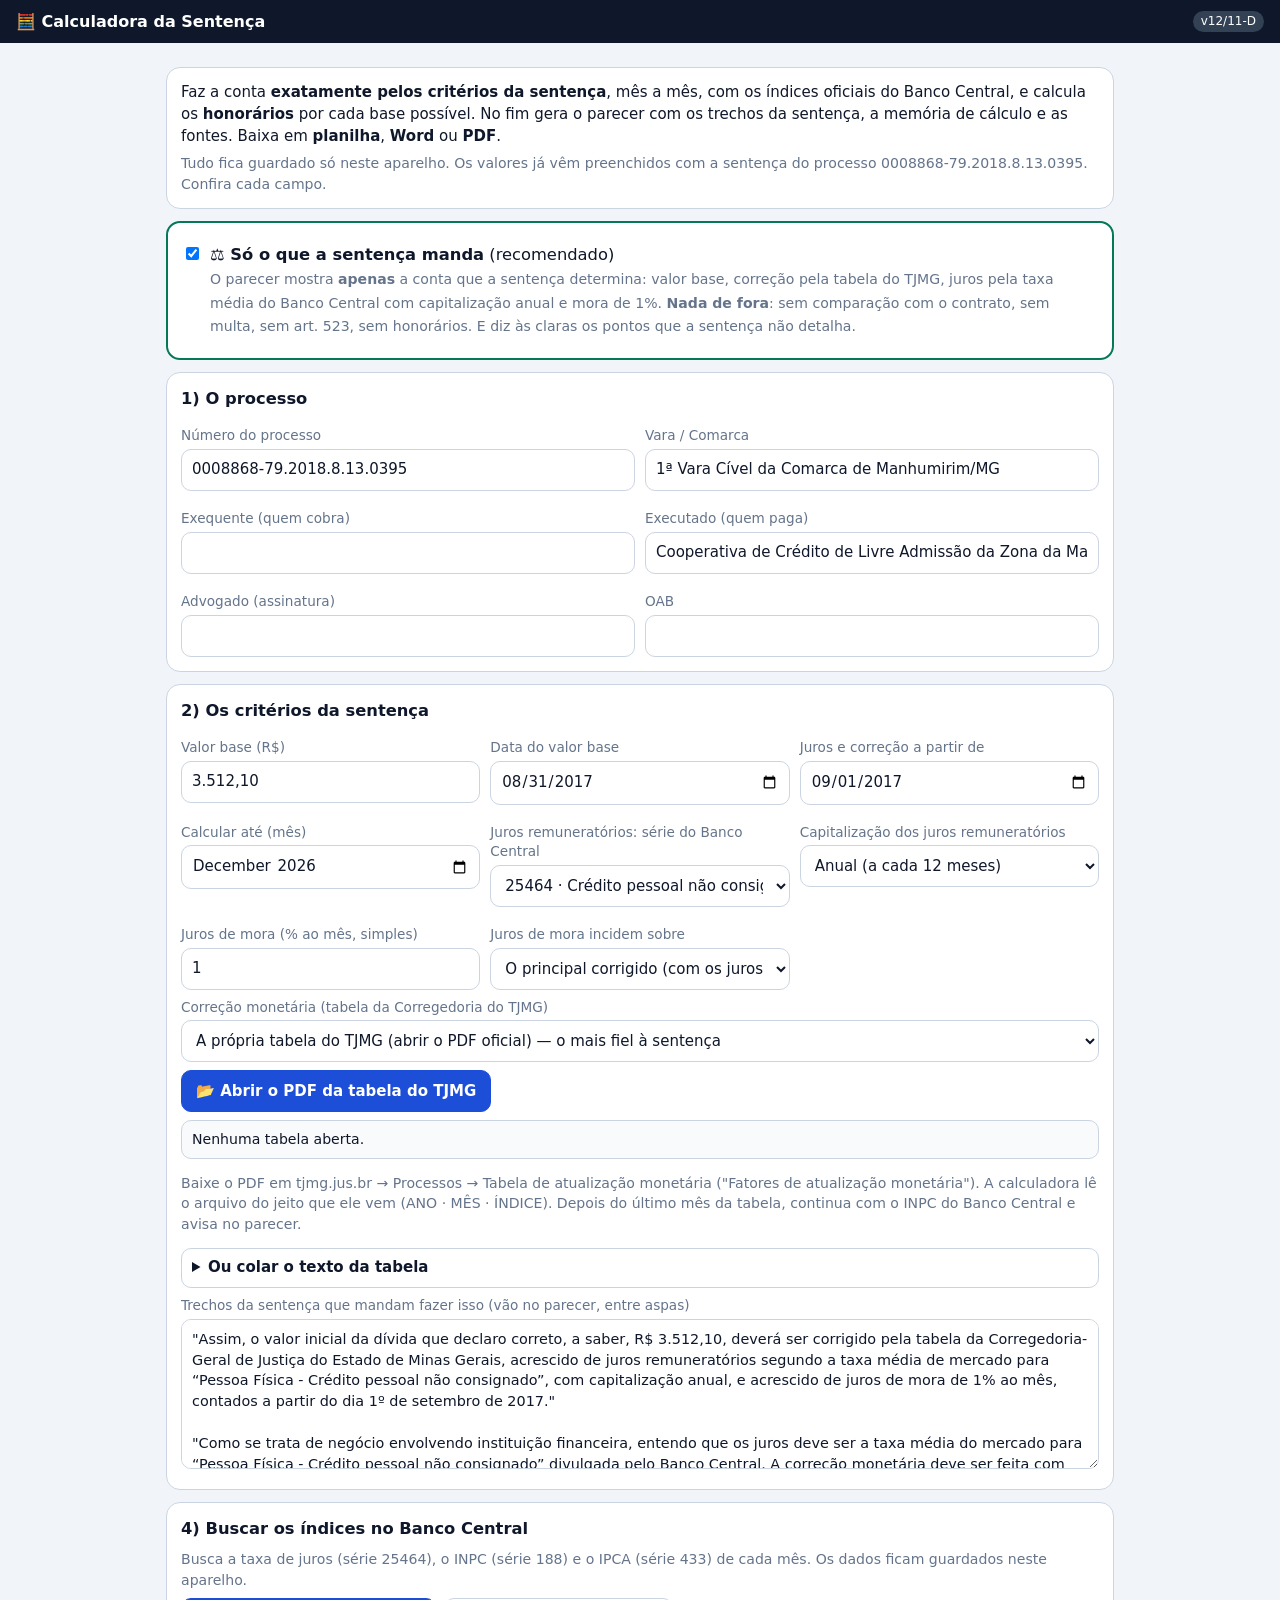
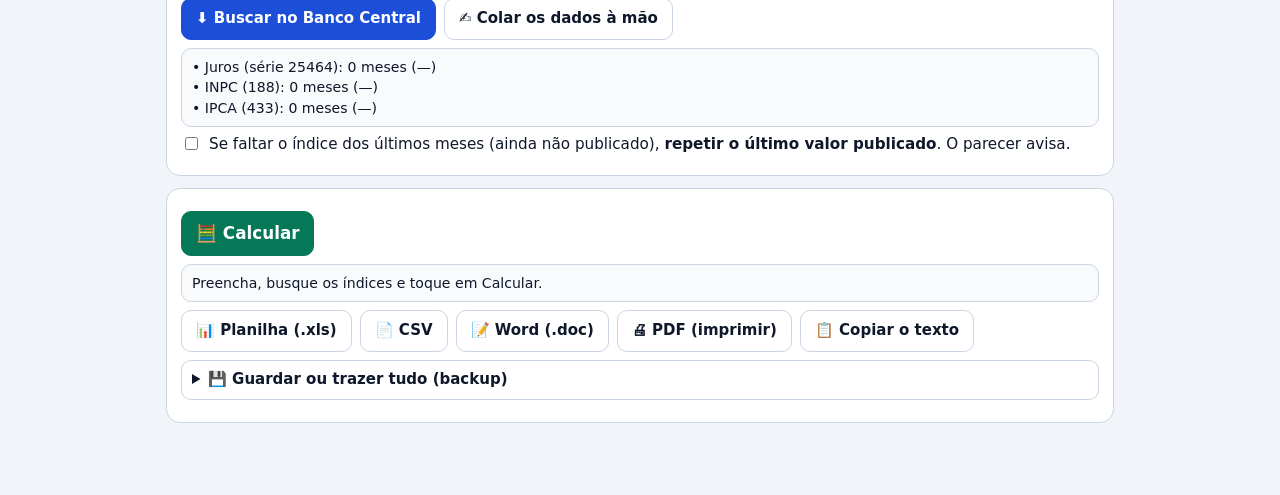
<file: app/ferramentas/calculadora-sentenca.html>
<!doctype html>
<html lang="pt-BR">
<head>
<meta charset="utf-8">
<meta name="viewport" content="width=device-width,initial-scale=1">
<title>Calculadora da Sentença</title>
<style>
:root{--bg:#f1f5f9;--card:#fff;--tx:#0f172a;--mu:#64748b;--li:#cbd5e1;--az:#1d4ed8;--ok:#047857;--er:#b91c1c;--am:#b45309}
*{box-sizing:border-box}
body{margin:0;background:var(--bg);color:var(--tx);font:15px/1.45 system-ui,-apple-system,Segoe UI,Roboto,Arial,sans-serif}
header{position:sticky;top:0;z-index:5;background:#0f172a;color:#fff;padding:10px 16px;display:flex;gap:10px;align-items:center}
header b{flex:1;font-size:1rem}
.chip{font-size:.75rem;background:#334155;border-radius:99px;padding:2px 8px}
main{max-width:980px;margin:0 auto;padding:12px 16px 60px}
.card{background:var(--card);border:1px solid var(--li);border-radius:14px;padding:14px;margin:12px 0}
.card h2{font-size:1.02rem;margin:0 0 8px}
.mu{color:var(--mu);font-size:.88rem}
label{display:block;font-size:.85rem;color:var(--mu);margin:8px 0 3px}
input,select,textarea{width:100%;font:inherit;color:var(--tx);background:#fff;border:1px solid var(--li);border-radius:10px;padding:9px 10px;min-height:42px}
textarea{min-height:110px;font-size:.9rem}
.g2{display:grid;grid-template-columns:1fr 1fr;gap:10px}
.g3{display:grid;grid-template-columns:1fr 1fr 1fr;gap:10px}
@media(max-width:640px){.g2,.g3{grid-template-columns:1fr}}
.btn{font:inherit;font-weight:600;border:1px solid var(--li);background:#fff;color:var(--tx);border-radius:10px;padding:9px 14px;min-height:42px;cursor:pointer}
.btn.p{background:var(--az);border-color:var(--az);color:#fff}
.btn.g{background:var(--ok);border-color:var(--ok);color:#fff}
.linha{display:flex;gap:8px;flex-wrap:wrap;align-items:center;margin:8px 0}
.st{white-space:pre-wrap;font-size:.88rem;background:#f8fafc;border:1px solid var(--li);border-radius:10px;padding:8px 10px;margin-top:8px}
.st.erro{border-color:var(--er);color:var(--er)} .st.ok{border-color:var(--ok);color:var(--ok)}
.rad{display:flex;gap:8px;align-items:flex-start;margin:6px 0;font-size:.95rem;color:var(--tx)}
.rad input{width:auto;min-height:auto;margin-top:4px}
details{border:1px solid var(--li);border-radius:10px;padding:8px 10px;margin:8px 0}
summary{cursor:pointer;font-weight:600}
/* parecer */
.papel{background:#fff;border:1px solid var(--li);border-radius:12px;padding:22px 26px;font-family:'Times New Roman',Georgia,serif;font-size:14px;line-height:1.55;color:#111}
.papel h1{font-size:17px;text-align:center;margin:0 0 4px;text-transform:uppercase;letter-spacing:.5px}
.papel .sub{text-align:center;color:#444;font-size:13px;margin-bottom:14px}
.papel h3{font-size:14.5px;border-bottom:2px solid #111;padding-bottom:3px;margin:18px 0 8px;text-transform:uppercase}
.papel blockquote{margin:8px 0;padding:8px 12px;background:#fffbea;border-left:4px solid #b45309;font-style:italic}
.papel table{border-collapse:collapse;width:100%;font-family:ui-monospace,Menlo,monospace;font-size:11px;margin:8px 0}
.papel th,.papel td{border:1px solid #cbd5e1;padding:3px 5px;text-align:right}
.papel th{background:#f1f5f9;text-align:center;font-size:10px}
.papel td:first-child{text-align:center}
.papel tr.cap{background:#dbeafe}
.papel .res{width:100%;border-collapse:collapse;font-family:inherit;font-size:14px}
.papel .res td{text-align:left;font-family:inherit;font-size:14px;padding:6px 8px}
.papel .res td.v{text-align:right;font-weight:700;white-space:nowrap}
.papel .res tr.pedido{background:#ecfdf5;font-weight:700}
.papel .aviso{color:#92400e;background:#fffbeb;border:1px solid #fcd34d;padding:6px 10px;border-radius:8px;font-family:system-ui;font-size:12px}
.papel .ass{text-align:center;margin-top:34px}
.papel .ass div{border-top:1px solid #111;width:280px;margin:0 auto 4px}
.tabw{overflow-x:auto}
@media print{header,.nao-imprimir{display:none!important}body{background:#fff}main{padding:0;max-width:none}.papel{border:0;padding:0}.card{border:0;margin:0;padding:0}}
</style>
</head>
<body>
<header><b>🧮 Calculadora da Sentença</b><span class="chip">v12/11-D</span></header>
<main>

<div class="card nao-imprimir">
  <p style="margin:0">Faz a conta <b>exatamente pelos critérios da sentença</b>, mês a mês, com os índices oficiais do Banco Central, e calcula os <b>honorários</b> por cada base possível. No fim gera o parecer com os trechos da sentença, a memória de cálculo e as fontes. Baixa em <b>planilha</b>, <b>Word</b> ou <b>PDF</b>.</p>
  <p class="mu" style="margin:6px 0 0">Tudo fica guardado só neste aparelho. Os valores já vêm preenchidos com a sentença do processo 0008868-79.2018.8.13.0395. Confira cada campo.</p>
</div>

<div class="card nao-imprimir" style="border:2px solid var(--ok)">
  <label class="rad" style="font-size:1.02rem"><input type="checkbox" id="estrito" style="width:auto;min-height:auto"> <span><b>⚖️ Só o que a sentença manda</b> (recomendado)<br><span class="mu">O parecer mostra <b>apenas</b> a conta que a sentença determina: valor base, correção pela tabela do TJMG, juros pela taxa média do Banco Central com capitalização anual e mora de 1%. <b>Nada de fora</b>: sem comparação com o contrato, sem multa, sem art. 523, sem honorários. E diz às claras os pontos que a sentença não detalha.</span></span></label>
</div>

<div class="card nao-imprimir">
  <h2>1) O processo</h2>
  <div class="g2">
    <div><label>Número do processo</label><input id="processo"></div>
    <div><label>Vara / Comarca</label><input id="vara"></div>
    <div><label>Exequente (quem cobra)</label><input id="exequente"></div>
    <div><label>Executado (quem paga)</label><input id="executado"></div>
    <div><label>Advogado (assinatura)</label><input id="advogado"></div>
    <div><label>OAB</label><input id="oab"></div>
  </div>
</div>

<div class="card nao-imprimir">
  <h2>2) Os critérios da sentença</h2>
  <div class="g3">
    <div><label>Valor base (R$)</label><input id="valorBase" inputmode="decimal"></div>
    <div><label>Data do valor base</label><input id="dataBase" type="date"></div>
    <div><label>Juros e correção a partir de</label><input id="inicio" type="date"></div>
    <div><label>Calcular até (mês)</label><input id="fim" type="month"></div>
    <div><label>Juros remuneratórios: série do Banco Central</label>
      <select id="serieJuros">
        <option value="25464">25464 · Crédito pessoal não consignado (PF) · % ao mês</option>
        <option value="outra">Outra série (digitar o código)…</option>
      </select></div>
    <div id="caixaOutra" hidden><label>Código da série SGS (tem que ser % ao mês)</label><input id="serieOutra" inputmode="numeric"></div>
    <div><label>Capitalização dos juros remuneratórios</label>
      <select id="capitalizacao"><option value="anual">Anual (a cada 12 meses)</option><option value="mensal">Mensal</option><option value="nenhuma">Nenhuma (juros simples)</option></select></div>
    <div><label>Juros de mora (% ao mês, simples)</label><input id="mora" inputmode="decimal"></div>
    <div><label>Juros de mora incidem sobre</label>
      <select id="moraBase"><option value="saldo">O principal corrigido (com os juros já capitalizados)</option><option value="base">Só o valor base corrigido</option></select></div>
  </div>
  <label>Correção monetária (tabela da Corregedoria do TJMG)</label>
  <select id="correcao">
    <option value="fatores">A própria tabela do TJMG (abrir o PDF oficial) — o mais fiel à sentença</option>
    <option value="indices">O índice da tabela do TJMG (INPC), buscado no Banco Central</option>
    <option value="nenhuma">Sem correção</option>
  </select>
  <div id="caixaPos2024"><label>A partir de 09/2024</label>
    <select id="pos2024"><option value="inpc">Continuar com o INPC (é o que a tabela da Corregedoria do TJMG usa)</option><option value="ipca">Trocar para o IPCA (regra geral da Lei 14.905/2024, quando a decisão não fixou índice)</option></select></div>
  <div id="caixaFatores" hidden>
    <div class="linha"><button class="btn p" id="btPdfTJMG">📂 Abrir o PDF da tabela do TJMG</button><input type="file" id="arqTJMG" accept=".pdf,.txt,.csv,application/pdf,text/*" hidden></div>
    <div class="st" id="stTJMG">Nenhuma tabela aberta.</div>
    <p class="mu">Baixe o PDF em tjmg.jus.br → Processos → Tabela de atualização monetária ("Fatores de atualização monetária"). A calculadora lê o arquivo do jeito que ele vem (ANO · MÊS · ÍNDICE). Depois do último mês da tabela, continua com o INPC do Banco Central e avisa no parecer.</p>
    <details><summary>Ou colar o texto da tabela</summary><textarea id="fatoresTJMG" placeholder="2017 Setembro 1,527483&#10;2017 Outubro 1,5277882"></textarea></details>
  </div>
  <label>Trechos da sentença que mandam fazer isso (vão no parecer, entre aspas)</label>
  <textarea id="trechos" style="min-height:150px"></textarea>
</div>

<div class="card nao-imprimir" id="cartaoHon">
  <h2>3) Os honorários</h2>
  <div class="g3">
    <div><label>Percentual (%)</label><input id="pctHon" inputmode="decimal"></div>
    <div><label>Valor da causa (R$)</label><input id="valorCausa" inputmode="decimal"></div>
    <div><label>Data do ajuizamento</label><input id="ajuizamento" type="date"></div>
    <div><label>Honorários fixos da sentença (R$)</label><input id="honFixo" inputmode="decimal"></div>
    <div><label>Data em que foram fixados</label><input id="honFixoData" type="date"></div>
    <div><label>Trânsito em julgado (juros de mora desde)</label><input id="transito" type="date"></div>
    <div><label>Juros de mora sobre os honorários (% ao mês)</label><input id="moraHon" inputmode="decimal"></div>
  </div>
  <label>Qual base é o seu pedido principal?</label>
  <label class="rad"><input type="radio" name="base" value="causa"> <span><b>Valor atualizado da causa</b>: o valor da causa corrigido desde o ajuizamento (Súmula 14 do STJ)</span></label>
  <label class="rad"><input type="radio" name="base" value="divida"> <span><b>Valor da dívida atualizado pelos critérios da sentença</b></span></label>
  <label class="rad"><input type="radio" name="base" value="proveito"> <span><b>Proveito econômico</b>: a diferença entre a cobrança pelo contrato e o valor pela sentença</span></label>
  <label class="rad"><input type="radio" name="base" value="fixo"> <span><b>Valor fixo da sentença</b>, corrigido</span></label>
  <p class="mu">O parecer mostra <b>todas</b> as bases lado a lado e marca a que você escolher como pedido. Assim tudo fica às claras.</p>
  <details><summary>Cobrança pelo contrato (para o proveito econômico)</summary>
    <div class="g3">
      <div><label>Juros do contrato (% ao mês)</label><input id="jurosContrato" inputmode="decimal"></div>
      <div><label>Mora do contrato (% ao mês)</label><input id="moraContrato" inputmode="decimal"></div>
      <div><label>Multa do contrato (%)</label><input id="multaContrato" inputmode="decimal"></div>
    </div>
    <p class="mu">É a conta "como o banco cobraria": juros + mora capitalizados todo mês, desde a mesma data de início.</p>
  </details>
  <label class="rad"><input type="checkbox" id="art523" style="width:auto;min-height:auto"> <span>Somar a multa de 10% e os honorários de 10% do <b>art. 523, § 1º, do CPC</b> (só se o devedor já foi intimado e não pagou em 15 dias)</span></label>
  <label>Fundamentação dos honorários (vai no parecer; escreva do seu jeito)</label>
  <textarea id="fundHon"></textarea>
</div>

<div class="card nao-imprimir">
  <h2>4) Buscar os índices no Banco Central</h2>
  <p class="mu" style="margin:0 0 6px">Busca a taxa de juros (série 25464), o INPC (série 188) e o IPCA (série 433) de cada mês. Os dados ficam guardados neste aparelho.</p>
  <div class="linha"><button class="btn p" id="btBuscar">⬇ Buscar no Banco Central</button><button class="btn" id="btColar">✍ Colar os dados à mão</button></div>
  <div class="st" id="stDados">Nenhum dado ainda.</div>
  <div id="caixaColar" hidden>
    <p class="mu">Se a busca não funcionar: no site do Banco Central (www3.bcb.gov.br/sgspub), consulte a série, copie a tabela e cole aqui. Cada linha precisa ter <b>a data</b> (dd/mm/aaaa ou mm/aaaa) e <b>o valor</b>.</p>
    <label>Série</label><select id="colarQual"><option value="juros">Juros (25464 ou a outra série escolhida)</option><option value="188">INPC (188)</option><option value="433">IPCA (433)</option></select>
    <textarea id="colarTexto" placeholder="01/09/2017;6,58&#10;01/10/2017;6,61"></textarea>
    <div class="linha"><button class="btn" id="btColarOk">Guardar estes dados</button><button class="btn" id="btCsvBCB">📂 Abrir o arquivo baixado do Banco Central (.csv)</button><input type="file" id="arqCsv" accept=".csv,.txt,text/*" hidden></div>
  </div>
  <label class="rad"><input type="checkbox" id="repetirUltimo" style="width:auto;min-height:auto"> <span>Se faltar o índice dos últimos meses (ainda não publicado), <b>repetir o último valor publicado</b>. O parecer avisa.</span></label>
</div>

<div class="card nao-imprimir">
  <div class="linha"><button class="btn g" id="btCalcular" style="font-size:1.05rem">🧮 Calcular</button></div>
  <div class="st" id="stCalc">Preencha, busque os índices e toque em Calcular.</div>
  <div class="linha" id="exportar" hidden>
    <button class="btn" id="btXls">📊 Planilha (.xls)</button>
    <button class="btn" id="btCsv">📄 CSV</button>
    <button class="btn" id="btDoc">📝 Word (.doc)</button>
    <button class="btn" id="btPdf">🖨 PDF (imprimir)</button>
    <button class="btn" id="btCopiar">📋 Copiar o texto</button>
  </div>
  <details><summary>💾 Guardar ou trazer tudo (backup)</summary>
    <div class="linha"><button class="btn" id="btBackup">⤓ Baixar backup (.json)</button><button class="btn" id="btRestaurar">⤒ Abrir backup</button><input type="file" id="arqBackup" accept=".json" hidden></div>
  </details>
</div>

<div id="parecer"></div>
</main>

<script>
'use strict';
const $ = (id) => document.getElementById(id);
const CHAVE = 'calc-sentenca:v1';
const SENTENCA_TRECHOS = '"Assim, o valor inicial da dívida que declaro correto, a saber, R$ 3.512,10, deverá ser corrigido pela tabela da Corregedoria-Geral de Justiça do Estado de Minas Gerais, acrescido de juros remuneratórios segundo a taxa média de mercado para “Pessoa Física - Crédito pessoal não consignado”, com capitalização anual, e acrescido de juros de mora de 1% ao mês, contados a partir do dia 1º de setembro de 2017."\n\n"Como se trata de negócio envolvendo instituição financeira, entendo que os juros deve ser a taxa média do mercado para “Pessoa Física - Crédito pessoal não consignado” divulgada pelo Banco Central. A correção monetária deve ser feita com aplicação da tabela da Corregedoria-Geral de Justiça do Estado de Minas Gerais."\n\n"Por isso, a capitalização dos juros deverá ser feita anualmente."';
const PADRAO = {
  processo: '0008868-79.2018.8.13.0395', vara: '1ª Vara Cível da Comarca de Manhumirim/MG', exequente: '', executado: 'Cooperativa de Crédito de Livre Admissão da Zona da Mata de Minas Ltda. – SICOOB CREDILIVRE',
  advogado: '', oab: '', valorBase: '3.512,10', dataBase: '2017-08-31', inicio: '2017-09-01', fim: '',
  serieJuros: '25464', serieOutra: '', capitalizacao: 'anual', mora: '1', moraBase: 'saldo', correcao: 'fatores', pos2024: 'inpc', fatoresTJMG: '',
  trechos: SENTENCA_TRECHOS, pctHon: '10', valorCausa: '6.814,41', ajuizamento: '', honFixo: '1.800,00', honFixoData: '2021-07-26', transito: '', moraHon: '1',
  base: 'causa', jurosContrato: '9', moraContrato: '1', multaContrato: '2', art523: false, repetirUltimo: false, estrito: true,
  fundHon: 'Os honorários advocatícios foram fixados pelo e. Tribunal de Justiça sobre o valor atualizado da causa (art. 85, § 2º, do CPC), por decisão transitada em julgado. Os honorários pertencem ao advogado e têm natureza alimentar (art. 85, § 14, do CPC), e o acordo feito pela parte sem a concordância do advogado não os prejudica (art. 24, § 4º, da Lei 8.906/94).\n\nPara total transparência, o exequente apresenta o cálculo por todas as bases possíveis, com a memória mês a mês e as fontes oficiais de cada índice, e requer, desde já, a conferência pela contadoria do juízo (art. 524, § 2º, do CPC).'
};
const CAMPOS = Object.keys(PADRAO).filter((k) => !['base', 'art523', 'repetirUltimo', 'estrito'].includes(k));
let DADOS = { juros: {}, 188: {}, 433: {}, tjmg: {}, serieJuros: '25464' };
let RES = null;

// ---------- números e datas ----------
const num = (s) => { s = String(s == null ? '' : s).trim().replace(/[^\d,.\-]/g, ''); if (!s) return 0; if (s.includes(',')) s = s.replace(/\./g, '').replace(',', '.'); const n = Number(s); return Number.isFinite(n) ? n : 0; };
const brl = (n) => (Number(n) || 0).toLocaleString('pt-BR', { style: 'currency', currency: 'BRL' });
const pct = (n, c) => (Number(n) || 0).toLocaleString('pt-BR', { minimumFractionDigits: c == null ? 4 : c, maximumFractionDigits: c == null ? 4 : c }) + '%';
const ymDe = (iso) => iso ? iso.slice(0, 7) : '';
const ymMais = (ym, k) => { const [a, m] = ym.split('-').map(Number); const d = new Date(a, m - 1 + k, 1); return d.getFullYear() + '-' + String(d.getMonth() + 1).padStart(2, '0'); };
const ymLista = (de, ate) => { const out = []; let y = de; while (y <= ate && out.length < 1200) { out.push(y); y = ymMais(y, 1); } return out; };
const ymBR = (ym) => ym.slice(5) + '/' + ym.slice(0, 4);
const dataBR = (iso) => iso ? iso.split('-').reverse().join('/') : '—';
const mesesEntre = (de, ate) => { if (!de || !ate) return 0; const [a1, m1] = de.split('-').map(Number), [a2, m2] = ate.split('-').map(Number); return (a2 - a1) * 12 + (m2 - m1); };
const esc = (s) => String(s == null ? '' : s).replace(/[&<>"]/g, (c) => ({ '&': '&amp;', '<': '&lt;', '>': '&gt;', '"': '&quot;' }[c]));

// ---------- guardar ----------
function lerTela() {
  const o = {}; CAMPOS.forEach((k) => { o[k] = $(k).value; });
  o.base = (document.querySelector('input[name=base]:checked') || {}).value || 'causa';
  o.art523 = $('art523').checked; o.estrito = $('estrito').checked; o.repetirUltimo = $('repetirUltimo').checked; return o;
}
function porNaTela(o) {
  CAMPOS.forEach((k) => { if (o[k] != null) $(k).value = o[k]; });
  const r = document.querySelector('input[name=base][value="' + (o.base || 'causa') + '"]'); if (r) r.checked = true;
  $('art523').checked = !!o.art523; $('estrito').checked = o.estrito !== false; $('repetirUltimo').checked = !!o.repetirUltimo; mostrarCaixas();
}
function salvar() { try { localStorage.setItem(CHAVE, JSON.stringify({ campos: lerTela(), dados: DADOS })); } catch (e) {} }
function carregar() {
  let s = null; try { s = JSON.parse(localStorage.getItem(CHAVE) || 'null'); } catch (e) {}
  const c = Object.assign({}, PADRAO, s && s.campos);
  if (!c.fim) { const h = new Date(); c.fim = h.getFullYear() + '-' + String(h.getMonth() + 1).padStart(2, '0'); }
  porNaTela(c); if (s && s.dados) DADOS = Object.assign(DADOS, s.dados); pintarDados();
}
function mostrarCaixas() {
  $('cartaoHon').hidden = $('estrito').checked;
  $('caixaOutra').hidden = $('serieJuros').value !== 'outra';
  $('caixaFatores').hidden = $('correcao').value !== 'fatores';
  $('caixaPos2024').hidden = $('correcao').value !== 'indices';
}
const codigoJuros = () => $('serieJuros').value === 'outra' ? ($('serieOutra').value || '').trim() : $('serieJuros').value;

// ---------- dados do Banco Central ----------
function pintarDados(msg, tipo) {
  const n = (o) => Object.keys(o || {}).length;
  const fx = (o) => { const k = Object.keys(o || {}).sort(); return k.length ? ymBR(k[0]) + ' a ' + ymBR(k[k.length - 1]) : '—'; };
  $('stDados').className = 'st' + (tipo ? ' ' + tipo : '');
  $('stDados').textContent = (msg ? msg + '\n\n' : '') +
    '• Juros (série ' + (DADOS.serieJuros || codigoJuros()) + '): ' + n(DADOS.juros) + ' meses (' + fx(DADOS.juros) + ')\n' +
    '• INPC (188): ' + n(DADOS[188]) + ' meses (' + fx(DADOS[188]) + ')\n' +
    '• IPCA (433): ' + n(DADOS[433]) + ' meses (' + fx(DADOS[433]) + ')';
}
function periodo() {
  const c = lerTela();
  const datas = [c.inicio, c.ajuizamento, c.honFixoData].filter(Boolean).map(ymDe).sort();
  return { de: ymMais(datas[0] || ymDe(c.inicio), -1), ate: c.fim };
}
async function buscarSerie(cod, de, ate) {
  const url = 'https://api.bcb.gov.br/dados/serie/bcdata.sgs.' + encodeURIComponent(cod) + '/dados?formato=json&dataInicial=01/' + de.slice(5) + '/' + de.slice(0, 4) + '&dataFinal=28/' + ate.slice(5) + '/' + ate.slice(0, 4);
  const r = await fetch(url); if (!r.ok) throw new Error('série ' + cod + ': o Banco Central respondeu ' + r.status);
  const j = await r.json(); if (!Array.isArray(j)) throw new Error('série ' + cod + ': resposta estranha');
  const o = {}; j.forEach((x) => { const p = String(x.data).split('/'); if (p.length === 3) o[p[2] + '-' + p[1]] = Number(String(x.valor).replace(',', '.')); });
  return o;
}
async function buscar() {
  const cod = codigoJuros(); if (!cod) return pintarDados('⚠ Escolha a série de juros.', 'erro');
  const { de, ate } = periodo(); $('btBuscar').disabled = true; pintarDados('⏳ Buscando no Banco Central…');
  const erros = [];
  for (const [chave, c] of [['juros', cod], ['188', '188'], ['433', '433']]) {
    try { const o = await buscarSerie(c, de, ate); DADOS[chave] = Object.assign(chave === 'juros' && DADOS.serieJuros !== cod ? {} : DADOS[chave] || {}, o); if (chave === 'juros') DADOS.serieJuros = cod; }
    catch (e) { erros.push(e.message === 'Failed to fetch' || /NetworkError|Load failed/.test(e.message) ? 'série ' + c + ': sem conexão com o Banco Central (internet, ou o navegador bloqueou)' : e.message); }
  }
  $('btBuscar').disabled = false; salvar();
  if (erros.length) pintarDados('⚠ Não consegui tudo:\n' + erros.join('\n') + '\n\nSe continuar, use "✍ Colar os dados à mão".', 'erro');
  else pintarDados('✅ Índices atualizados.', 'ok');
}
function colarDados() {
  const qual = $('colarQual').value, t = $('colarTexto').value; const o = {};
  t.split(/\r?\n/).forEach((l) => {
    const d = l.match(/(\d{2})\/(\d{2})\/(\d{4})|(\d{2})\/(\d{4})/); if (!d) return;
    const ym = d[1] ? d[3] + '-' + d[2] : d[5] + '-' + d[4];
    const resto = l.slice(d.index + d[0].length); const v = resto.match(/-?\d+(?:[.,]\d+)?/); if (!v) return;
    o[ym] = Number(v[0].replace(',', '.'));
  });
  const n = Object.keys(o).length; if (!n) return pintarDados('⚠ Não achei linhas com data e valor.', 'erro');
  if (qual === 'juros') { if (DADOS.serieJuros !== codigoJuros()) DADOS.juros = {}; DADOS.serieJuros = codigoJuros(); }
  DADOS[qual] = Object.assign(DADOS[qual] || {}, o); salvar(); pintarDados('✅ Guardei ' + n + ' meses.', 'ok');
}
const MESES = { janeiro: 1, fevereiro: 2, marco: 3, abril: 4, maio: 5, junho: 6, julho: 7, agosto: 8, setembro: 9, outubro: 10, novembro: 11, dezembro: 12 };
const semAcento = (t) => t.normalize('NFD').replace(/[̀-ͯ]/g, '').toLowerCase();
// lê a tabela do TJMG de qualquer jeito que o texto venha:
//  linha a linha ("2017 Setembro 1,527483"), com o ano só uma vez por grupo,
//  em colunas separadas (todos os anos, depois todos os meses, depois os fatores),
//  "09/2017 1,527483", "01/09/2017;1,527483" ou "2017  f1 f2 … f12"
const RE_MES = '(janeiro|fevereiro|marco|abril|maio|junho|julho|agosto|setembro|outubro|novembro|dezembro|jan|fev|mar|abr|mai|jun|jul|ago|set|out|nov|dez)';
const MES_N = (m) => ({ jan: 1, fev: 2, mar: 3, abr: 4, mai: 5, jun: 6, jul: 7, ago: 8, set: 9, out: 10, nov: 11, dez: 12 })[m.slice(0, 3)];
function lerFatoresTJMG(raw) {
  const txt = semAcento(String(raw || '').replace(/ /g, ' '));
  const chave = (a, m) => a + '-' + String(m).padStart(2, '0');
  const tentativas = [];
  // A) em ordem, lembrando o último ano visto (serve para "ANO MÊS ÍNDICE" e para o ano uma vez só por grupo)
  { const F = {}; const toks = txt.match(new RegExp('\\b(?:19|20)\\d{2}\\b(?![.,]\\d)|\\b' + RE_MES + '\\b|\\d+,\\d+|\\d+\\.\\d{3,}', 'g')) || [];
    let ano = null, mes = null;
    toks.forEach((t) => { if (/^(19|20)\d{2}$/.test(t)) { ano = t; return; } if (/^[a-z]/.test(t)) { mes = MES_N(t); return; } if (ano && mes) { F[chave(ano, mes)] = num(t); mes = null; } });
    tentativas.push(F); }
  // B) em colunas: por página (ou pelo texto todo), anos, meses e fatores em listas separadas, casados na ordem
  { const F = {};
    txt.split('\f').forEach((pg) => {
      const anos = pg.match(/\b(?:19|20)\d{2}\b(?![.,]\d)/g) || [], meses = (pg.match(new RegExp('\\b' + RE_MES + '\\b', 'g')) || []).map(MES_N), vals = (pg.match(/\d+,\d+/g) || []).map(num);
      if (!meses.length || meses.length !== vals.length) return;
      let k = 0, ano = +anos[0];
      meses.forEach((m, i) => { if (anos.length === meses.length) ano = +anos[i]; else if (i > 0 && m < meses[i - 1]) ano++; F[chave(ano, m)] = vals[i]; k++; });
    });
    tentativas.push(F); }
  // C) "09/2017 1,527" ou "01/09/2017;1,527" · D) ano e os 12 fatores numa linha
  { const F = {};
    txt.split(/\r?\n/).forEach((l) => {
      let d = l.match(/\b(?:\d{2}\/)?(\d{2})\/((?:19|20)\d{2})\b\D+(\d+[.,]\d+)/);
      if (d) { F[chave(d[2], +d[1])] = num(d[3]); return; }
      const ano = l.match(/\b(19|20)\d{2}\b/); if (!ano) return;
      const ns = (l.slice(ano.index + 4).match(/\d+[.,]\d+/g) || []).map((x) => num(x)).filter((x) => x > 0);
      if (ns.length >= 12) ns.slice(0, 12).forEach((v, k) => { F[chave(ano[0], k + 1)] = v; });
    });
    tentativas.push(F); }
  return tentativas.sort((a, b) => Object.keys(b).length - Object.keys(a).length)[0];
}
function pintarTJMG(msg, tipo) {
  const k = Object.keys(DADOS.tjmg || {}).sort();
  $('stTJMG').className = 'st' + (tipo ? ' ' + tipo : (k.length ? ' ok' : ''));
  $('stTJMG').textContent = (msg ? msg + '\n' : '') + (k.length ? '✅ Tabela do TJMG: ' + k.length + ' meses, de ' + ymBR(k[0]) + ' a ' + ymBR(k[k.length - 1]) + ' (último fator: ' + String(DADOS.tjmg[k[k.length - 1]]).replace('.', ',') + ').' : 'Nenhuma tabela aberta.');
}
// lê o texto de um PDF (o leitor pdf.js é baixado só quando precisa)
async function textoDoPdf(arq) {
  if (!window.pdfjsLib) await new Promise((ok, erro) => { const s = document.createElement('script'); s.src = 'https://cdnjs.cloudflare.com/ajax/libs/pdf.js/3.11.174/pdf.min.js'; s.onload = ok; s.onerror = () => erro(new Error('não consegui baixar o leitor de PDF (precisa de internet na primeira vez)')); document.head.appendChild(s); });
  pdfjsLib.GlobalWorkerOptions.workerSrc = 'https://cdnjs.cloudflare.com/ajax/libs/pdf.js/3.11.174/pdf.worker.min.js';
  const pdf = await pdfjsLib.getDocument({ data: new Uint8Array(await arq.arrayBuffer()) }).promise; let out = '';
  for (let p = 1; p <= pdf.numPages; p++) {
    const c = await (await pdf.getPage(p)).getTextContent();
    const its = c.items.filter((it) => String(it.str).trim()).map((it) => ({ x: it.transform[4], y: it.transform[5], s: it.str })).sort((a, b) => b.y - a.y);
    const linhas = []; its.forEach((it) => { const l = linhas[linhas.length - 1]; if (l && Math.abs(l.y - it.y) <= 3) l.its.push(it); else linhas.push({ y: it.y, its: [it] }); });
    out += linhas.map((l) => l.its.sort((a, b) => a.x - b.x).map((x) => x.s).join(' ')).join('\n') + '\n\f';
    if (p % 10 === 0) pintarTJMG('⏳ Lendo o PDF… página ' + p + ' de ' + pdf.numPages);
  }
  return out;
}
async function abrirTabelaTJMG(arq) {
  try {
    pintarTJMG('⏳ Lendo ' + arq.name + '…');
    const t = /\.pdf$/i.test(arq.name) || arq.type === 'application/pdf' ? await textoDoPdf(arq) : await arq.text();
    const F = lerFatoresTJMG(t); const n = Object.keys(F).length;
    if (n < 12) throw new Error('não achei a tabela neste arquivo (li ' + n + ' meses). Confira se é o PDF "Fatores de atualização monetária" do TJMG.');
    DADOS.tjmg = F; $('correcao').value = 'fatores'; mostrarCaixas(); salvar(); pintarTJMG('', 'ok');
  } catch (e) { pintarTJMG('⚠ ' + e.message, 'erro'); }
}

// ---------- o cálculo ----------
function calcular() {
  const c = lerTela(); salvar();
  const V0 = num(c.valorBase), mora = num(c.mora) / 100, ini = ymDe(c.inicio), fim = c.fim;
  if (!V0 || !ini || !fim || fim < ini) throw new Error('Confira o valor base, a data de início e o "calcular até".');
  const cod = codigoJuros(); if (DADOS.serieJuros !== cod) throw new Error('Os juros guardados são de outra série. Toque em "Buscar no Banco Central" de novo.');
  const avisos = [];
  // a taxa de um mês (com "repetir o último" se faltar no fim)
  const ultimoAte = (o, ym) => { const ks = Object.keys(o || {}).filter((k) => k <= ym).sort(); return ks.length ? o[ks[ks.length - 1]] : null; };
  const faltam = { juros: [], ind: [] };
  const taxa = (o, ym, rot) => { if (o && o[ym] != null) return o[ym]; if (c.repetirUltimo) { const u = ultimoAte(o, ym); if (u != null) { avisos.push(rot + ' de ' + ymBR(ym) + ' ainda não publicado: usado o último valor (' + pct(u) + ').'); return u; } } (rot === 'Juros' ? faltam.juros : faltam.ind).push(ymBR(ym) + ' (' + rot + ')'); return 0; };
  // correção do mês (em fração)
  let F = null, fimTab = '';
  if (c.correcao === 'fatores') {
    F = Object.assign({}, DADOS.tjmg || {}, c.fatoresTJMG.trim() ? lerFatoresTJMG(c.fatoresTJMG) : {});
    const ks = Object.keys(F).sort(); if (!ks.length) throw new Error('Abra o PDF da tabela do TJMG (📂) ou cole o texto dela.');
    fimTab = ks[ks.length - 1];
  }
  const corr = (ym) => {
    if (c.correcao === 'nenhuma') return 0;
    if (c.correcao === 'fatores') {
      const a = F[ymMais(ym, -1)], b = F[ym]; if (a && b) return a / b - 1;
      if (ym > fimTab) { avisos.push('A tabela do TJMG aberta vai até ' + ymBR(fimTab) + '; depois disso foi usado o INPC do Banco Central (o mesmo índice da tabela).'); return taxa(DADOS[188], ym, 'INPC') / 100; }
      faltam.ind.push(ymBR(ym) + ' (fator TJMG)'); return 0;
    }
    const usaIpca = ym >= '2024-09' && c.pos2024 === 'ipca';
    return taxa(DADOS[usaIpca ? 433 : 188], ym, usaIpca ? 'IPCA' : 'INPC') / 100;
  };
  const indiceDe = (ym) => c.correcao === 'nenhuma' ? 'sem correção' : c.correcao === 'fatores' ? (ym > fimTab ? 'INPC (após a tabela)' : 'Tabela TJMG') : (ym >= '2024-09' && c.pos2024 === 'ipca' ? 'IPCA' : 'INPC');
  // 1) a dívida pelos critérios da sentença
  const meses = ymLista(ini, fim), linhas = [];
  let P = V0, J = 0, M = 0, B = V0, S = V0;
  const jc = num(c.jurosContrato) / 100, mc = num(c.moraContrato) / 100;
  meses.forEach((ym, i) => {
    const k = corr(ym); P *= 1 + k; J *= 1 + k; M *= 1 + k; B *= 1 + k;
    const r = taxa(DADOS.juros, ym, 'Juros') / 100;
    const jurosMes = P * r; J += jurosMes;
    const moraMes = (c.moraBase === 'base' ? B : P) * mora; M += moraMes;
    let cap = false;
    if (c.capitalizacao === 'mensal' || (c.capitalizacao === 'anual' && (i + 1) % 12 === 0)) { P += J; J = 0; cap = true; }
    S *= 1 + jc + mc; // como o contrato cobraria
    linhas.push({ ym, indice: indiceDe(ym), k, r, jurosMes, moraMes, P, J, M, saldo: P + J + M, cap, S });
  });
  if (faltam.juros.length || faltam.ind.length) {
    const l = faltam.juros.concat(faltam.ind); throw new Error('Faltam índices de ' + l.length + ' mês(es): ' + l.slice(0, 8).join(', ') + (l.length > 8 ? '…' : '') + '\n\nToque em "Buscar no Banco Central". Se faltar só o fim (ainda não publicado), marque "repetir o último valor publicado".');
  }
  const ult = linhas[linhas.length - 1];
  const divida = ult.saldo, contrato = ult.S * (1 + num(c.multaContrato) / 100), proveito = Math.max(0, contrato - divida);
  // 2) honorários: corrigir um valor de uma data até o fim
  const corrigirDesde = (valor, iso) => { if (!iso) return valor; const de = ymDe(iso); let v = valor; ymLista(ymMais(de, 1), fim).forEach((ym) => { v *= 1 + corr(ym); }); return v; };
  const causaCorr = corrigirDesde(num(c.valorCausa), c.ajuizamento);
  const fixoCorr = corrigirDesde(num(c.honFixo), c.honFixoData);
  const p = num(c.pctHon) / 100, mh = num(c.moraHon) / 100;
  const mMora = c.transito ? Math.max(0, mesesEntre(ymDe(c.transito), fim)) : 0;
  const bases = [
    { id: 'causa', nome: 'Valor atualizado da causa (' + brl(num(c.valorCausa)) + ' corrigido desde ' + dataBR(c.ajuizamento) + ')', base: causaCorr, hon: causaCorr * p },
    { id: 'divida', nome: 'Valor da dívida atualizado pelos critérios da sentença', base: divida, hon: divida * p },
    { id: 'proveito', nome: 'Proveito econômico (cobrança pelo contrato − valor pela sentença)', base: proveito, hon: proveito * p },
    { id: 'fixo', nome: 'Valor fixo da sentença (' + brl(num(c.honFixo)) + ' de ' + dataBR(c.honFixoData) + ', corrigido)', base: null, hon: fixoCorr },
  ].map((b) => { const juros = b.hon * mh * mMora; let tot = b.hon + juros; const m523 = c.art523 ? tot * 0.2 : 0; return Object.assign(b, { juros, m523, total: tot + m523 }); });
  if (faltam.juros.length || faltam.ind.length) { const l = faltam.juros.concat(faltam.ind); throw new Error('Faltam índices para corrigir os honorários: ' + l.slice(0, 8).join(', ') + '. Busque de novo no Banco Central (o período agora inclui o ajuizamento).'); }
  if (!c.estrito && !c.ajuizamento) avisos.push('Sem data do ajuizamento: o valor da causa foi usado sem correção. Preencha a data para corrigir (Súmula 14 do STJ).');
  if (!c.estrito && !c.transito) avisos.push('Sem data do trânsito em julgado: os juros de mora sobre os honorários não foram calculados.');
  RES = { c, linhas, divida, contrato, proveito, bases, mMora, avisos: [...new Set(avisos)], cod, quando: new Date() };
  return RES;
}

// ---------- o parecer ----------
const FONTES = (cod) => [
  ['Juros remuneratórios: Banco Central do Brasil, SGS, série ' + cod + (cod === '25464' ? ' — "Taxa média mensal de juros das operações de crédito com recursos livres - Pessoas físicas - Crédito pessoal não consignado" (% a.m.)' : ''), 'https://dadosabertos.bcb.gov.br/dataset/' + cod],
  ['INPC: Banco Central do Brasil, SGS, série 188 (IBGE)', 'https://dadosabertos.bcb.gov.br/dataset/188-indice-nacional-de-precos-ao-consumidor'],
  ['IPCA: Banco Central do Brasil, SGS, série 433 (IBGE)', 'https://dadosabertos.bcb.gov.br/dataset/433-indice-nacional-de-precos-ao-consumidor-amplo-ipca'],
  ['Tabela de atualização monetária: Corregedoria-Geral de Justiça do TJMG', 'https://www.tjmg.jus.br/portal-tjmg/processos/tabela-de-atualizacao-monetaria/'],
  ['Consulta pública das séries: SGS do Banco Central', 'https://www3.bcb.gov.br/sgspub/'],
];
function htmlParecer(R) {
  const c = R.c, capTx = { anual: 'capitalização anual (a cada 12 meses)', mensal: 'capitalização mensal', nenhuma: 'sem capitalização' }[c.capitalizacao];
  const corTx = c.correcao === 'indices' ? 'pelo índice que compõe a tabela da Corregedoria-Geral de Justiça do TJMG, o INPC' + (c.pos2024 === 'ipca' ? ', até 08/2024, e pelo IPCA a partir de 09/2024 (Lei 14.905/2024)' : ', em todo o período') : c.correcao === 'fatores' ? 'pela própria tabela de fatores da Corregedoria-Geral de Justiça do TJMG (correção do mês = fator do mês anterior ÷ fator do mês, porque a tabela manda multiplicar o valor histórico pelo fator da data de origem)' : 'sem correção monetária';
  const ped = R.bases.find((b) => b.id === c.base) || R.bases[0];
  let h = '<div class="papel" id="papel">';
  h += '<h1>Memória de cálculo</h1><div class="sub">Processo nº ' + esc(c.processo) + (c.vara ? ' · ' + esc(c.vara) : '') + '<br>Cálculo até ' + ymBR(c.fim) + ' · gerado em ' + R.quando.toLocaleDateString('pt-BR') + '</div>';
  if (R.avisos.length) h += '<p class="aviso">⚠ ' + R.avisos.map(esc).join('<br>⚠ ') + '</p>';
  h += '<h3>I. O que a decisão transitada em julgado determina</h3>';
  c.trechos.split(/\n\s*\n/).filter((t) => t.trim()).forEach((t) => { h += '<blockquote>' + esc(t.trim()) + '</blockquote>'; });
  h += '<h3>II. Como o cálculo foi feito</h3><p>Valor base de <b>' + brl(num(c.valorBase)) + '</b> em ' + dataBR(c.dataBase) + ', atualizado mês a mês de ' + ymBR(ymDe(c.inicio)) + ' a ' + ymBR(c.fim) + ' (' + R.linhas.length + ' meses):</p><ol>' +
    '<li><b>Correção monetária</b> ' + corTx + '. Ela incide sobre o principal e sobre os juros já acumulados, para manter o valor do dinheiro.</li>' +
    '<li><b>Juros remuneratórios</b> pela taxa média de mercado de cada mês, da série ' + esc(R.cod) + ' do Banco Central, sobre o principal corrigido, com <b>' + capTx + '</b>. Os juros do ano são somados ao principal a cada 12 meses.</li>' +
    '<li><b>Juros de mora</b> de ' + pct(num(c.mora), 2) + ' ao mês, simples, sobre ' + (c.moraBase === 'base' ? 'o valor base corrigido' : 'o principal corrigido') + '.</li></ol>' +
    '<p>Cada mês usa <b>a taxa daquele mês</b>, e não uma única taxa repetida para o período inteiro.</p>';
  h += '<h3>III. Resultado</h3><table class="res">' +
    '<tr><td>Valor da dívida pelos critérios da decisão, em ' + ymBR(c.fim) + '</td><td class="v">' + brl(R.divida) + '</td></tr>' +
    '<tr><td>· principal corrigido (com juros capitalizados)</td><td class="v">' + brl(R.linhas[R.linhas.length - 1].P) + '</td></tr>' +
    '<tr><td>· juros remuneratórios ainda não capitalizados</td><td class="v">' + brl(R.linhas[R.linhas.length - 1].J) + '</td></tr>' +
    '<tr><td>· juros de mora acumulados</td><td class="v">' + brl(R.linhas[R.linhas.length - 1].M) + '</td></tr>' +
    (c.estrito ? '' : '<tr><td>Para comparação: cobrança pelo contrato (' + pct(num(c.jurosContrato), 2) + ' + ' + pct(num(c.moraContrato), 2) + ' ao mês, capitalizados mensalmente, + multa de ' + pct(num(c.multaContrato), 2) + ')</td><td class="v">' + brl(R.contrato) + '</td></tr>' +
    '<tr><td>Proveito econômico (diferença)</td><td class="v">' + brl(R.proveito) + '</td></tr>') + '</table>';
  if (c.estrito) {
    // os pontos que a sentença não detalha: ditos às claras, para ninguém dizer que foi inventado
    h += '<h3>IV. Pontos que a sentença não detalha, e como foram feitos</h3><p>A sentença fixou os critérios, mas não descreveu cada passo da conta. Para total transparência, estes são os únicos pontos em que foi preciso escolher um modo de fazer, sempre o mais próximo do texto da decisão:</p><ol>' +
      '<li><b>Início:</b> a correção e os juros começam no mês de ' + ymBR(ymDe(c.inicio)) + ', porque a sentença manda contar "a partir do dia ' + dataBR(c.inicio) + '".</li>' +
      '<li><b>Capitalização anual:</b> os juros remuneratórios de cada período de 12 meses, contados a partir de ' + dataBR(c.inicio) + ', são somados ao principal ao fim desse período. Dentro do ano, os juros são simples.</li>' +
      '<li><b>Juros de mora:</b> ' + pct(num(c.mora), 2) + ' ao mês, simples (a sentença não manda capitalizar a mora), sobre ' + (c.moraBase === 'base' ? 'o valor base corrigido' : 'o principal corrigido') + '.</li>' +
      '<li><b>Correção:</b> ' + (c.correcao === 'fatores' ? 'pelos próprios fatores da tabela da Corregedoria-Geral de Justiça do TJMG. Para os meses ainda não publicados na tabela, pelo INPC, que é o índice da própria tabela.' : c.correcao === 'indices' ? 'pelo INPC, índice que compõe a tabela da Corregedoria-Geral de Justiça do TJMG' + (c.pos2024 === 'ipca' ? ' (IPCA a partir de 09/2024)' : '') + '.' : 'sem correção.') + '</li>' +
      '<li><b>Taxa de cada mês:</b> a taxa média de mercado publicada pelo Banco Central para aquele mês, na modalidade que a sentença nomeou ("Pessoa Física - Crédito pessoal não consignado", série ' + esc(R.cod) + ').</li></ol>' +
      '<p>Se Vossa Excelência entender algum desses pontos de outro modo, o cálculo pode ser refeito na hora, com os mesmos dados. Requer-se, desde já, se entender necessário, a remessa à contadoria do juízo para conferência (art. 524, § 2º, do CPC).</p>';
    h += '<h3>V. Fontes oficiais</h3><ul>' + FONTES(R.cod).map((f) => '<li>' + esc(f[0]) + ' — <a href="' + f[1] + '">' + f[1] + '</a></li>').join('') + '</ul>';
  } else {
  h += '<h3>IV. Honorários advocatícios</h3>' + c.fundHon.split(/\n\s*\n/).filter((t) => t.trim()).map((t) => '<p>' + esc(t.trim()) + '</p>').join('');
  h += '<table class="res"><tr><td><b>Base</b></td><td class="v">Base de cálculo</td><td class="v">Honorários (' + pct(num(c.pctHon), 2) + ')</td><td class="v">Juros de mora' + (R.mMora ? ' (' + R.mMora + ' meses)' : '') + '</td>' + (c.art523 ? '<td class="v">Art. 523 (10% + 10%)</td>' : '') + '<td class="v">Total</td></tr>';
  R.bases.forEach((b) => { h += '<tr' + (b.id === ped.id ? ' class="pedido"' : '') + '><td>' + (b.id === ped.id ? '➤ <b>PEDIDO:</b> ' : '') + esc(b.nome) + '</td><td class="v">' + (b.base == null ? '—' : brl(b.base)) + '</td><td class="v">' + brl(b.hon) + '</td><td class="v">' + brl(b.juros) + '</td>' + (c.art523 ? '<td class="v">' + brl(b.m523) + '</td>' : '') + '<td class="v">' + brl(b.total) + '</td></tr>'; });
  h += '</table><p>Juros de mora sobre os honorários: ' + pct(num(c.moraHon), 2) + ' ao mês, simples, desde o trânsito em julgado (' + dataBR(c.transito) + '), conforme o art. 85, § 16, do CPC. ' + (c.art523 ? 'Multa de 10% e honorários de 10% na forma do art. 523, § 1º, do CPC.' : '') + '</p>';
  h += '<p><b>Valor pedido: ' + brl(ped.total) + '</b>, em ' + ymBR(c.fim) + '.</p>';
  h += '<p>Requer-se, desde já, se Vossa Excelência entender necessário, a remessa à contadoria do juízo para conferência (art. 524, § 2º, do CPC). Todos os índices usados são públicos e podem ser conferidos nas fontes abaixo.</p>';
  h += '<h3>V. Fontes oficiais</h3><ul>' + FONTES(R.cod).map((f) => '<li>' + esc(f[0]) + ' — <a href="' + f[1] + '">' + f[1] + '</a></li>').join('') + '</ul>';
  }
  h += '<h3>VI. Memória mês a mês</h3><div class="tabw"><table><thead><tr><th>Mês</th><th>Índice</th><th>Correção</th><th>Taxa BCB a.m.</th><th>Juros do mês</th><th>Mora do mês</th><th>Principal</th><th>Juros acum.</th><th>Mora acum.</th><th>Saldo</th></tr></thead><tbody>';
  R.linhas.forEach((l) => { h += '<tr' + (l.cap ? ' class="cap"' : '') + '><td>' + ymBR(l.ym) + (l.cap ? ' ●' : '') + '</td><td>' + l.indice + '</td><td>' + pct(l.k * 100) + '</td><td>' + pct(l.r * 100, 2) + '</td><td>' + brl(l.jurosMes) + '</td><td>' + brl(l.moraMes) + '</td><td>' + brl(l.P) + '</td><td>' + brl(l.J) + '</td><td>' + brl(l.M) + '</td><td>' + brl(l.saldo) + '</td></tr>'; });
  h += '</tbody></table></div><p style="font-size:12px">● = mês em que os juros remuneratórios foram somados ao principal (capitalização).</p>';
  if (c.advogado || c.oab) h += '<div class="ass"><div></div><b>' + esc(c.advogado) + '</b><br>' + esc(c.oab) + '</div>';
  return h + '</div>';
}

// ---------- baixar ----------
function baixar(nome, conteudo, tipo) {
  const a = document.createElement('a'); a.href = URL.createObjectURL(new Blob([conteudo], { type: tipo })); a.download = nome;
  document.body.appendChild(a); a.click(); setTimeout(() => { URL.revokeObjectURL(a.href); a.remove(); }, 2000);
}
const nomeArq = (ext) => 'calculo-' + (RES.c.processo || 'processo').replace(/[^\w]+/g, '-') + '-' + RES.c.fim + '.' + ext;
const ESTILO_DOC = '<style>body{font-family:"Times New Roman";font-size:12pt}h1{font-size:15pt;text-align:center}h3{font-size:12.5pt;border-bottom:1px solid #000}blockquote{background:#fffbea;border-left:3pt solid #b45309;padding:6pt;font-style:italic}table{border-collapse:collapse;width:100%}td,th{border:1px solid #999;padding:2pt 4pt;font-size:8.5pt}.res td{font-size:11pt}tr.pedido{background:#ecfdf5;font-weight:bold}tr.cap{background:#dbeafe}.sub{text-align:center}.ass{text-align:center;margin-top:30pt}</style>';
function csv() {
  const f = (n) => (Number(n) || 0).toFixed(6).replace('.', ',');
  const rows = [['Mês', 'Índice', 'Correção (%)', 'Taxa BCB (% a.m.)', 'Juros do mês', 'Mora do mês', 'Principal', 'Juros acumulados', 'Mora acumulada', 'Saldo', 'Capitalizou']];
  RES.linhas.forEach((l) => rows.push([ymBR(l.ym), l.indice, f(l.k * 100), f(l.r * 100), f(l.jurosMes), f(l.moraMes), f(l.P), f(l.J), f(l.M), f(l.saldo), l.cap ? 'sim' : '']));
  return '﻿' + rows.map((r) => r.join(';')).join('\r\n');
}

// ---------- ligar a tela ----------
document.addEventListener('input', (e) => { if (e.target.closest('main')) salvar(); });
document.addEventListener('change', (e) => { mostrarCaixas(); salvar(); });
$('btBuscar').onclick = buscar;
$('btColar').onclick = () => { $('caixaColar').hidden = !$('caixaColar').hidden; };
$('btColarOk').onclick = colarDados;
$('btPdfTJMG').onclick = () => $('arqTJMG').click();
$('fatoresTJMG').addEventListener('input', () => { const n = Object.keys(lerFatoresTJMG($('fatoresTJMG').value)).length; pintarTJMG(n ? '✍ No texto colado reconheci ' + n + ' meses.' : '✍ Ainda não reconheci nenhum mês no texto colado.'); });
$('arqTJMG').onchange = (e) => { const f = e.target.files[0]; e.target.value = ''; if (f) abrirTabelaTJMG(f); };
$('btCsvBCB').onclick = () => $('arqCsv').click();
$('arqCsv').onchange = async (e) => { const f = e.target.files[0]; e.target.value = ''; if (!f) return; $('colarTexto').value = await f.text(); colarDados(); };
$('btCalcular').onclick = () => {
  try { const R = calcular(); $('parecer').innerHTML = htmlParecer(R); $('exportar').hidden = false;
    const ped = R.bases.find((b) => b.id === R.c.base) || R.bases[0];
    $('stCalc').className = 'st ok'; $('stCalc').textContent = '✅ Pronto (' + R.linhas.length + ' meses). Valor pela sentença: ' + brl(R.divida) + '.' + (R.c.estrito ? '' : ' Honorários pedidos: ' + brl(ped.total) + '.') + '\nO parecer está logo abaixo.' + (R.avisos.length ? '\n⚠ Tem ' + R.avisos.length + ' aviso(s) no parecer.' : '');
    $('parecer').scrollIntoView({ behavior: 'smooth' });
  } catch (e) { $('stCalc').className = 'st erro'; $('stCalc').textContent = '⚠ ' + e.message; }
};
$('btCsv').onclick = () => baixar(nomeArq('csv'), csv(), 'text/csv;charset=utf-8');
$('btXls').onclick = () => baixar(nomeArq('xls'), '<html xmlns:x="urn:schemas-microsoft-com:office:excel"><head><meta charset="utf-8">' + ESTILO_DOC + '</head><body>' + $('papel').innerHTML + '</body></html>', 'application/vnd.ms-excel');
$('btDoc').onclick = () => baixar(nomeArq('doc'), '<html xmlns:w="urn:schemas-microsoft-com:office:word"><head><meta charset="utf-8">' + ESTILO_DOC + '</head><body>' + $('papel').innerHTML + '</body></html>', 'application/msword');
$('btPdf').onclick = () => window.print();
$('btCopiar').onclick = async () => { try { await navigator.clipboard.writeText($('papel').innerText); $('stCalc').textContent = '📋 Texto copiado.'; } catch (e) { $('stCalc').textContent = '⚠ Não consegui copiar.'; } };
$('btBackup').onclick = () => baixar('calculadora-sentenca-backup.json', JSON.stringify({ campos: lerTela(), dados: DADOS }, null, 1), 'application/json');
$('btRestaurar').onclick = () => $('arqBackup').click();
$('arqBackup').onchange = async (e) => { const f = e.target.files[0]; e.target.value = ''; if (!f) return; try { const o = JSON.parse(await f.text()); if (o.dados) DADOS = Object.assign(DADOS, o.dados); porNaTela(Object.assign({}, PADRAO, o.campos)); salvar(); pintarDados('✅ Backup aberto.', 'ok'); } catch (er) { pintarDados('⚠ Esse arquivo não é um backup desta calculadora.', 'erro'); } };
carregar(); pintarTJMG();
</script>
</body>
</html>
</file>
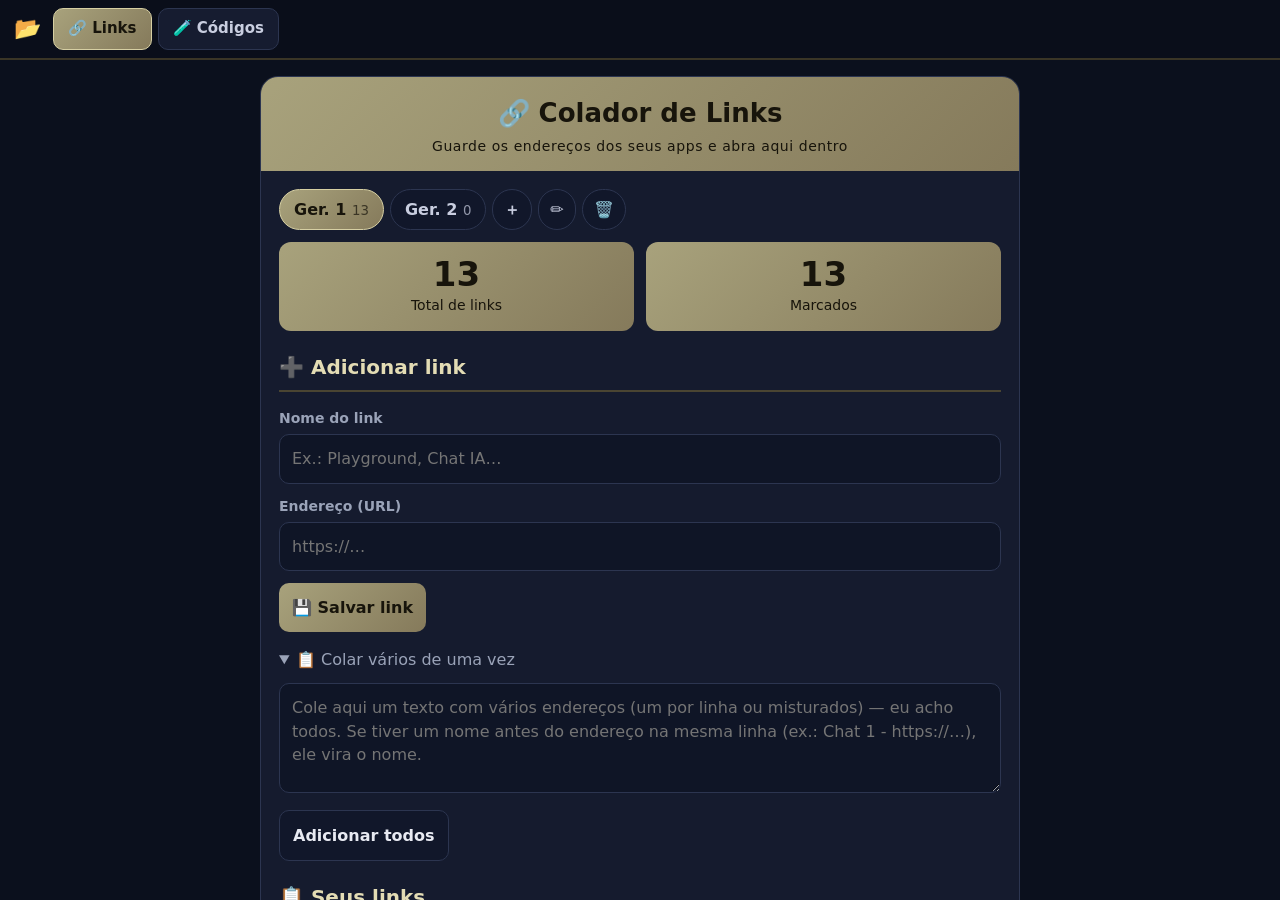
<file: app/ferramentas/colador.html>
<!doctype html>
<html lang="pt-BR">
<head>
<meta charset="utf-8">
<meta name="viewport" content="width=device-width, initial-scale=1, viewport-fit=cover">
<meta name="theme-color" content="#0d1220">
<title>Colador de Links</title>
<link rel="manifest" href="manifest.json">
<link rel="icon" href="[data-uri]">
<link rel="apple-touch-icon" href="[data-uri]">
<style>/* css/app.css */
/* Colador de Links — tema escuro com dourado (igual ao "Ger. 1") */
:root {
  --fundo: #0b101d; --cartao: #151b2e; --item: #1b2238; --linha: #2c3550;
  --txt: #e8eaf2; --mut: #9aa3b8; --ouro1: #a8a27c; --ouro2: #857a5b; --ouro-txt: #17140b;
  --verde: #4ade80; --perigo: #f87171; --perigo-fundo: #3b2230;
  color-scheme: dark;
}
* { box-sizing: border-box; }
html, body { height: 100%; margin: 0; }
body { background: var(--fundo); color: var(--txt); font: 16px/1.45 system-ui, -apple-system, "Segoe UI", Roboto, sans-serif; display: flex; flex-direction: column; overflow: hidden; }
button { font: inherit; color: inherit; cursor: pointer; }
input, textarea { font: inherit; color: var(--txt); background: #0f1526; border: 1px solid var(--linha); border-radius: 10px; padding: 12px; width: 100%; }
input:focus, textarea:focus { outline: 2px solid var(--ouro1); border-color: transparent; }
button:focus-visible { outline: 2px solid var(--ouro1); outline-offset: 2px; }
[hidden] { display: none !important; }

/* abas */
#abas { display: flex; align-items: center; gap: 6px; padding: 8px 8px calc(8px); padding-top: calc(8px + env(safe-area-inset-top, 0px)); background: #0a0e1a; border-bottom: 2px solid #3a3526; flex: none; }
.aba-menu { background: none; border: 0; font-size: 22px; padding: 4px 6px; flex: none; }
.abas-lista { display: flex; gap: 6px; overflow-x: auto; scrollbar-width: none; flex: 1; min-width: 0; }
.abas-lista::-webkit-scrollbar { display: none; }
.aba { flex: none; background: #161c30; border: 1px solid var(--linha); border-radius: 10px; padding: 9px 14px; font-weight: 600; font-size: 15px; color: #c9cee0; white-space: nowrap; }
.aba.ativa { background: linear-gradient(135deg, var(--ouro1), var(--ouro2)); color: var(--ouro-txt); border-color: #d6cfa3; }
.aba.viva:not(.ativa) { box-shadow: inset 0 -3px 0 var(--verde); }

/* palco */
#palco { flex: 1; min-height: 0; position: relative; }
.tela { position: absolute; inset: 0; overflow-y: auto; padding: 16px; }
#quadros-abas, .visor-quadros { position: absolute; inset: 0; }
.visor { position: absolute; inset: 0; display: flex; flex-direction: column; background: var(--fundo); }
.visor-quadros { position: relative; flex: 1; inset: auto; }
.visor-caixa { position: absolute; inset: 0; }
.quadro { position: absolute; inset: 0; width: 100%; height: 100%; border: 0; background: #fff; }
.visor-topo { display: flex; align-items: center; gap: 8px; padding: 10px 12px; background: linear-gradient(135deg, var(--ouro1), var(--ouro2)); color: var(--ouro-txt); flex: none; }
.visor-titulo { flex: 1; min-width: 0; overflow: hidden; text-overflow: ellipsis; white-space: nowrap; font-size: 16px; }
.vbtn { background: rgba(0,0,0,.18); border: 0; border-radius: 8px; width: 40px; height: 36px; font-size: 18px; color: inherit; flex: none; }
body.cheia #abas, body.cheia #rodape { display: none !important; }

/* rodapé */
#rodape { display: flex; gap: 10px; padding: 10px 12px calc(10px + env(safe-area-inset-bottom, 0px)); background: #0a0e1a; flex: none; }
.nav { flex: 1; border: 0; border-radius: 10px; padding: 13px; font-weight: 700; background: var(--ouro1); color: var(--ouro-txt); }
.nav.forte { background: linear-gradient(135deg, var(--ouro1), var(--ouro2)); }
.nav:disabled { opacity: .35; }

/* cartão da lista */
.cartao { max-width: 760px; margin: 0 auto; background: var(--cartao); border: 1px solid var(--linha); border-radius: 18px; overflow: hidden; padding-bottom: 18px; }
.cartao > *:not(.cab) { margin-left: 18px; margin-right: 18px; }
.cab { background: linear-gradient(135deg, var(--ouro1), var(--ouro2)); color: var(--ouro-txt); text-align: center; padding: 18px 12px 14px; margin-bottom: 16px; }
.cab h1 { margin: 0; font-size: 26px; } .cab p { margin: 4px 0 0; font-size: 14px; letter-spacing: .04em; }
.numeros { display: grid; grid-template-columns: 1fr 1fr; gap: 12px; margin-bottom: 8px; }
.num { background: linear-gradient(135deg, var(--ouro1), var(--ouro2)); color: var(--ouro-txt); border-radius: 12px; text-align: center; padding: 14px 8px; }
.num b { display: block; font-size: 34px; line-height: 1.1; font-variant-numeric: tabular-nums; } .num span { font-size: 14px; }
h2 { font-size: 20px; color: #e3dcb4; border-bottom: 2px solid #4a4532; padding-bottom: 8px; margin-top: 22px; }
.campo { display: grid; gap: 6px; margin-bottom: 12px; } .campo label { color: var(--mut); font-size: 14px; font-weight: 600; }
.btn { display: block; width: auto; border: 1px solid var(--linha); background: #11172a; border-radius: 10px; padding: 13px; font-weight: 600; margin-top: 10px; }
.btn.forte { background: linear-gradient(135deg, var(--ouro1), var(--ouro2)); color: var(--ouro-txt); border: 0; }
.btn.grande { padding: 16px; font-size: 18px; }
.btn.perigo { background: var(--perigo-fundo); color: var(--perigo); border-color: #5a2b38; }
.mais { margin-top: 10px; } .mais summary { cursor: pointer; color: var(--mut); padding: 6px 0; } .mais textarea { min-height: 110px; margin-top: 6px; }
.busca { margin-bottom: 10px; }
.lista { display: grid; gap: 10px; }
.item { display: grid; grid-template-columns: auto minmax(0, 1fr); gap: 8px 12px; align-items: center; background: var(--item); border-left: 4px solid #6d6650; border-radius: 12px; padding: 12px; }
.marca input { width: 26px; height: 26px; accent-color: var(--ouro1); padding: 0; }
.info { min-width: 0; }
.info .nome { background: none; border: 0; padding: 0; text-align: left; color: var(--verde); font-weight: 700; font-size: 17px; word-break: break-word; }
.info small { display: block; color: var(--mut); font-size: 13px; word-break: break-all; }
.bts { grid-column: 2; display: flex; gap: 6px; align-items: center; flex-wrap: wrap; }
@media (min-width: 640px) { .item { grid-template-columns: auto minmax(0, 1fr) auto; } .bts { grid-column: auto; justify-content: flex-end; } }
.mini { background: #11172a; border: 1px solid var(--linha); border-radius: 8px; min-width: 38px; height: 38px; }
.mini:disabled { opacity: .3; }
.mini.perigo { color: var(--perigo); }
.remover { background: var(--perigo-fundo); color: var(--perigo); border: 1px solid #5a2b38; border-radius: 8px; padding: 9px 12px; font-weight: 600; }
.editar { grid-column: 1 / -1; display: grid; gap: 8px; } .e-bts { display: flex; gap: 8px; } .e-bts .btn { margin: 0; }
.acoes { margin-top: 16px; }
.mut { color: var(--mut); } .pequeno { font-size: 13px; margin-top: 14px; }

/* janela das abas */
.janela { position: fixed; inset: 0; background: rgba(0,0,0,.6); display: grid; place-items: center; padding: 16px; z-index: 10; }
.janela-caixa { width: min(560px, 100%); max-height: 88vh; overflow-y: auto; background: var(--cartao); border: 1px solid var(--linha); border-radius: 16px; padding: 16px; }
.janela-topo { display: flex; justify-content: space-between; align-items: center; font-size: 18px; margin-bottom: 6px; }
.janela-topo .vbtn { background: #11172a; color: var(--txt); }
.linha-aba { display: grid; grid-template-columns: minmax(0, 1fr) auto; gap: 8px; align-items: center; padding: 10px 0; border-bottom: 1px solid var(--linha); }
.la-info small { display: block; color: var(--mut); word-break: break-all; font-size: 12px; } .la-bts { display: flex; gap: 4px; }

.aviso { position: fixed; left: 50%; bottom: 90px; transform: translateX(-50%); background: #1f2a44; color: var(--txt); border: 1px solid var(--ouro1); padding: 10px 16px; border-radius: 12px; z-index: 20; max-width: 90vw; text-align: center; }
@media (prefers-reduced-motion: reduce) { * { scroll-behavior: auto !important; } }

/* listas (Ger. 1, Ger. 2…) */
.listas { display: flex; gap: 6px; overflow-x: auto; padding: 2px 0 12px; scrollbar-width: none; }
.lista-chip { flex: none; background: #11172a; border: 1px solid var(--linha); border-radius: 999px; padding: 8px 14px; font-weight: 600; color: #c9cee0; }
.lista-chip small { opacity: .7; font-weight: 400; }
.lista-chip.ativa { background: linear-gradient(135deg, var(--ouro1), var(--ouro2)); color: var(--ouro-txt); border-color: #d6cfa3; }
.lista-chip.mais-lista { padding: 8px 11px; }
select { font: inherit; color: var(--txt); background: #0f1526; border: 1px solid var(--linha); border-radius: 10px; padding: 11px; width: 100%; }

/* 🧪 Meus Códigos */
.mono { font: 13px/1.5 ui-monospace, Consolas, monospace; }
.cod-icone { font-size: 24px; width: 30px; text-align: center; }
.cod-visor { position: absolute; inset: 0; display: flex; flex-direction: column; background: var(--fundo); }
.cv-bts { display: flex; gap: 6px; padding: 8px; overflow-x: auto; background: #0a0e1a; flex: none; scrollbar-width: none; }
.mini-t { flex: none; background: #11172a; border: 1px solid var(--linha); border-radius: 8px; padding: 8px 12px; font-weight: 600; }
.mini-t.ativo { background: linear-gradient(135deg, var(--ouro1), var(--ouro2)); color: var(--ouro-txt); border-color: #d6cfa3; }
.mini-t.perigo { color: var(--perigo); } .mini-t:disabled { opacity: .35; }
.cv-corpo { flex: 1; min-height: 0; position: relative; }
.cv-palco { position: absolute; inset: 0; display: flex; justify-content: center; background: #2a3045; }
.cv-palco iframe { width: 100%; height: 100%; border: 0; background: #fff; }
.cv-palco.cel iframe { width: 390px; max-width: 100%; }
.cv-texto { position: absolute; inset: 0; width: 100%; height: 100%; border: 0; border-radius: 0; resize: none; white-space: pre; tab-size: 2; background: #0a0f1c; }

.aba-visor { border-style: dashed; }
.abrir-um { background: var(--ouro1) !important; color: var(--ouro-txt) !important; font-weight: 700; }

</style>
</head>
<body>
  <!-- barra de abas: a primeira é sempre a lista de links; as outras são os seus apps fixados -->
  <header id="abas">
    <button class="aba-menu" id="btn-abas" title="Arrumar as abas" aria-label="Arrumar as abas">📂</button>
    <div id="abas-lista" class="abas-lista"></div>
  </header>

  <main id="palco">
    <!-- tela da lista de links -->
    <section id="tela-links" class="tela"></section>
    <!-- 🧪 Meus Códigos (playground que guarda) -->
    <section id="tela-codigos" class="tela" hidden></section>
    <!-- aqui entram os quadros das abas fixadas (ficam vivos ao trocar de aba) -->
    <div id="quadros-abas"></div>
    <!-- visor: abre os links marcados, um por vez -->
    <section id="visor" class="visor" hidden>
      <div class="visor-topo">
        <b id="visor-titulo" class="visor-titulo"></b>
        <button class="vbtn" id="visor-copiar" title="Copiar o endereço">📋</button>
        <button class="vbtn" id="visor-fora" title="Abrir no navegador">↗</button>
        <button class="vbtn" id="visor-cheia" title="Tela cheia">⛶</button>
        <button class="vbtn" id="visor-fechar" title="Fechar">✕</button>
      </div>
      <div id="visor-quadros" class="visor-quadros"></div>
    </section>
  </main>

  <footer id="rodape" hidden>
    <button class="nav" id="ant">← Anterior</button>
    <button class="nav forte" id="prox">Próximo →</button>
  </footer>

  <!-- janela de arrumar as abas -->
  <div id="janela" class="janela" hidden>
    <div class="janela-caixa">
      <div class="janela-topo"><b>📂 Abas fixadas</b><button class="vbtn" id="janela-fechar">✕</button></div>
      <p class="mut">Cada aba fica aberta por trás quando você troca: o login, o token e as conversas continuam vivos.</p>
      <div id="janela-lista"></div>
      <div class="campo"><label for="nova-aba-nome">Nome curto</label><input id="nova-aba-nome" placeholder="Ex.: Playground"></div>
      <div class="campo"><label for="nova-aba-url">Endereço</label><input id="nova-aba-url" inputmode="url" placeholder="https://…"></div>
      <button class="btn forte" id="nova-aba-ok">📌 Fixar como aba</button>
    </div>
  </div>

  <div id="aviso" class="aviso" hidden></div>

  <script>
/* js/00-dados.js */
/* =========================================================================
   Colador de Links — 00-dados.js
   Onde tudo fica guardado (neste aparelho) + backup em arquivo.
   CL.links  = [{ id, nome, url, marcado }]
   CL.abas   = [{ id, nome, url }]        (as abas fixadas no topo)
   ========================================================================= */
(function (g) {
  'use strict';
  const CL = (g.CL = g.CL || {});
  CL.versao = 'v15/11-c';
  // cópia do arquivo como veio (antes de o app mexer na tela) — usada no 📌 Fixar no arquivo
  const FONTE = '<!doctype html>\n' + document.documentElement.outerHTML;
  const K_LINKS = 'colador_links_v1', K_ABAS = 'colador_abas_v1', K_LISTAS = 'colador_listas_v1', K_ATUAL = 'colador_lista_atual';

  // 📌 LINKS FIXOS: ficam DENTRO do arquivo. Mesmo se o celular apagar tudo, quando abrir eles voltam.
  // Para mudar: aba 🔗 Links → 📌 Fixar os links no arquivo (baixa um colador.html novo com os seus links).
  /*FIXOS-INICIO*/const INICIAIS = [
    ['1.play', 'https://bucolic-babka-4c12ea.netlify.app/'],
    ['2.SkTools', 'https://hilarious-profiterole-c0c785.netlify.app/'],
    ['3.chat', 'https://iridescent-speculoos-1db22c.netlify.app/'],
    ['4.sk', 'https://phenomenal-caramel-18cdfe.netlify.app/'],
    ['5', 'https://bejewelled-bienenstitch-3f78dd.netlify.app/'],
    ['Conversa (Claude)', 'https://claude.ai/share/0f4958a1-a87a-4180-a09a-dd15341a65cd'],
    ['proj22-pwa', 'https://maikonadvogadomg-alt.github.io/proj22-pwa/index.html'],
    ['mini6-pwa', 'https://jorgecaldeira62-gif.github.io/mini6-pwa/'],
    ['Monica 1', 'https://monica.im/share/chat?shareId=nfi0FGbnUIDxyh7O'],
    ['Monica 2', 'https://monica.im/share/chat?shareId=rjMdNehXJOdwRxoQ'],
    ['Mini SK', 'https://maikonadvogadomg-alt.github.io/mini-sk/'],
    ['Caça-Bug 2', 'https://maikonadvogadomg-alt.github.io/caca-bug-2/'],
    ['Caca1', 'https://maikonadvogadomg-alt.github.io/caca-tudo/'],
  ];/*FIXOS-FIM*/

  const uid = () => Date.now().toString(36) + Math.random().toString(36).slice(2, 7);
  function ler(k, padrao) { try { const v = localStorage.getItem(k); return v ? JSON.parse(v) : padrao; } catch { return padrao; } }
  function gravar(k, v) { try { localStorage.setItem(k, JSON.stringify(v)); return true; } catch { CL.aviso('⚠️ Não consegui guardar (memória cheia?). Faça um backup.'); return false; } }

  CL.links = ler(K_LINKS, null);
  if (!CL.links) { CL.links = INICIAIS.map(([nome, url]) => ({ id: uid(), nome, url, marcado: true })); gravar(K_LINKS, CL.links); }
  // os fixos voltam sempre que faltarem (mesmo depois de apagar os dados do navegador)
  { const tem = new Set(CL.links.map((l) => l.url)); let volta = 0; for (const x of INICIAIS) { const nome = x[0], url = x[1]; if (!tem.has(url)) { CL.links.push({ id: uid(), nome, url, marcado: true, fixo: true, lista: x[2] }); volta++; } } if (volta) gravar(K_LINKS, CL.links); }
  const FIXO = new Set(INICIAIS.map((x) => x[1]));
  CL.links.forEach((l) => { if (FIXO.has(l.url)) l.fixo = true; });
  CL.abas = ler(K_ABAS, []);
  // várias listas (Ger. 1, Ger. 2, …): cada link pertence a uma
  CL.listas = ler(K_LISTAS, null) || [{ id: 'l1', nome: 'Ger. 1' }, { id: 'l2', nome: 'Ger. 2' }];
  CL.links.forEach((l) => { if (!l.lista || !CL.listas.some((x) => x.id === l.lista)) l.lista = CL.listas[0].id; });
  CL.listaAtual = ler(K_ATUAL, CL.listas[0].id);
  if (!CL.listas.some((x) => x.id === CL.listaAtual)) CL.listaAtual = CL.listas[0].id;

  CL.salvar = () => { gravar(K_LINKS, CL.links); gravar(K_ABAS, CL.abas); gravar(K_LISTAS, CL.listas); gravar(K_ATUAL, CL.listaAtual); };
  CL.uid = uid;
  CL.esc = (s) => String(s == null ? '' : s).replace(/[&<>"']/g, (c) => ({ '&': '&amp;', '<': '&lt;', '>': '&gt;', '"': '&quot;', "'": '&#39;' }[c]));
  CL.$ = (s, el) => (el || document).querySelector(s);

  // aceita "site.com" sem https
  CL.arrumarUrl = (u) => { u = String(u || '').trim(); if (!u) return ''; if (!/^[a-z][\w+.-]*:/i.test(u)) u = 'https://' + u; try { return new URL(u).href; } catch { return ''; } };

  // ── aviso rápido ────────────────────────────────────────────────────────────
  let t;
  CL.aviso = (msg) => { const a = document.getElementById('aviso'); if (!a) return; a.textContent = msg; a.hidden = false; clearTimeout(t); t = setTimeout(() => (a.hidden = true), 2600); };

  // ── backup ─────────────────────────────────────────────────────────────────
  CL.backup = async () => {
    let codigos = [];
    try { codigos = CL.codigosDB ? await CL.codigosDB.todos() : []; } catch (e) {}
    const dados = JSON.stringify({ app: 'colador-de-links', versao: 2, data: new Date().toISOString(), listas: CL.listas, links: CL.links, abas: CL.abas, codigos }, null, 1);
    const a = document.createElement('a');
    a.href = URL.createObjectURL(new Blob([dados], { type: 'application/json' }));
    a.download = 'colador-links-backup-' + new Date().toISOString().slice(0, 10) + '.json';
    document.body.appendChild(a); a.click(); setTimeout(() => { URL.revokeObjectURL(a.href); a.remove(); }, 1000);
  };
  // ── copiar e lista em TEXTO (.md): fácil de ler, copiar e colar em qualquer lugar ──
  CL.copiar = async (texto, msg) => {
    try { await navigator.clipboard.writeText(texto); }
    catch { const t = document.createElement('textarea'); t.value = texto; document.body.appendChild(t); t.select(); try { document.execCommand('copy'); } catch {} t.remove(); }
    CL.aviso(msg || '📋 Copiado.');
  };
  CL.textoMD = (soLista) => {
    const listas = soLista ? CL.listas.filter((x) => x.id === soLista) : CL.listas;
    let md = '# Meus links — Colador (' + new Date().toLocaleDateString('pt-BR') + ')\n';
    for (const li of listas) {
      const ls = CL.links.filter((l) => l.lista === li.id);
      md += '\n## ' + li.nome + '\n\n' + (ls.length ? ls.map((l) => '- ' + l.nome + ' — ' + l.url).join('\n') : '(vazia)') + '\n';
    }
    return md;
  };
  // 📌 gera um colador.html novo com TODOS os links atuais fixos dentro dele
  CL.fixarNoArquivo = () => {
    const nomeLista = (id) => { const li = CL.listas.find((x) => x.id === id); return li ? li.id : ''; };
    const linhas = CL.links.map((l) => '    [' + JSON.stringify(l.nome) + ', ' + JSON.stringify(l.url) + (l.lista ? ', ' + JSON.stringify(nomeLista(l.lista)) : '') + '],').join('\n');
    const novo = FONTE.replace(/\/\*FIXOS-INICIO\*\/[\s\S]*?\/\*FIXOS-FIM\*\//, () => '/*FIXOS-INICIO*/const INICIAIS = [\n' + linhas + '\n  ];/*FIXOS-FIM*/');
    if (novo === FONTE) { CL.aviso('⚠️ Não achei o lugar dos links fixos neste arquivo.'); return; }
    const a = document.createElement('a');
    a.href = URL.createObjectURL(new Blob([novo], { type: 'text/html;charset=utf-8' }));
    a.download = 'colador.html';
    document.body.appendChild(a); a.click(); setTimeout(() => { URL.revokeObjectURL(a.href); a.remove(); }, 1000);
    CL.aviso('📌 Baixei o colador.html com ' + CL.links.length + ' links fixos. Troque o arquivo antigo por este.');
  };
  CL.baixarMD = () => {
    const a = document.createElement('a');
    a.href = URL.createObjectURL(new Blob([CL.textoMD()], { type: 'text/markdown;charset=utf-8' }));
    a.download = 'meus-links-' + new Date().toISOString().slice(0, 10) + '.md';
    document.body.appendChild(a); a.click(); setTimeout(() => { URL.revokeObjectURL(a.href); a.remove(); }, 1000);
  };
  // lê um texto/.md: cada "## Nome" vira (ou acha) uma lista; os endereços abaixo entram nela
  CL.importarTexto = (texto) => {
    const antes = CL.listaAtual; let n = 0;
    const partes = String(texto || '').split(/^##\s+/m);
    if (partes.length < 2) return CL.colarVarios(texto);
    n += CL.colarVarios(partes[0]);
    for (const p of partes.slice(1)) {
      const nome = p.split('\n')[0].trim().slice(0, 24) || 'Lista';
      let li = CL.listas.find((x) => x.nome.toLowerCase() === nome.toLowerCase());
      if (!li) { li = { id: uid(), nome }; CL.listas.push(li); }
      CL.listaAtual = li.id;
      n += CL.colarVarios(p.slice(p.indexOf('\n') + 1));
    }
    CL.listaAtual = antes; CL.salvar();
    return n;
  };
  CL.restaurar = async (arquivo) => {
    const texto = await arquivo.text();
    let j; try { j = JSON.parse(texto); } catch { return CL.importarTexto(texto); }
    if (!Array.isArray(j.links)) throw new Error('Este arquivo não é um backup do Colador.');
    for (const li of j.listas || []) if (!CL.listas.some((x) => x.id === li.id)) CL.listas.push({ id: li.id, nome: li.nome });
    const ja = new Set(CL.links.map((l) => (l.lista || '') + '|' + l.url));
    let n = 0;
    for (const l of j.links) { const lista = CL.listas.some((x) => x.id === l.lista) ? l.lista : CL.listas[0].id; if (l.url && !ja.has(lista + '|' + l.url)) { CL.links.push({ id: uid(), nome: l.nome || l.url, url: l.url, marcado: !!l.marcado, lista }); n++; } }
    if (Array.isArray(j.codigos) && CL.codigosDB) { const tem = new Set((await CL.codigosDB.todos()).map((c) => c.nome + '|' + c.codigo.length)); for (const c of j.codigos) if (c && c.codigo != null && !tem.has(c.nome + '|' + c.codigo.length)) { await CL.codigosDB.guardar(Object.assign({}, c, { id: uid() })); n++; } }
    const jaAba = new Set(CL.abas.map((a) => a.url));
    for (const a of j.abas || []) if (a.url && !jaAba.has(a.url)) CL.abas.push({ id: uid(), nome: a.nome, url: a.url });
    CL.salvar();
    return n;
  };
  // cola um texto qualquer com vários endereços dentro → vira links
  CL.colarVarios = (texto) => {
    const urls = String(texto || '').match(/https?:\/\/[^\s"'<>)]+/g) || [];
    const ja = new Set(CL.links.filter((l) => l.lista === CL.listaAtual).map((l) => l.url));
    let n = 0;
    // tenta aproveitar o texto antes do endereço na mesma linha como nome (ex.: "Chat 1 - https://…")
    const linhas = String(texto || '').split(/\n/);
    const nomeDe = (url) => { const ln = linhas.find((x) => x.includes(url)); const antes = ln ? ln.slice(0, ln.indexOf(url)).replace(/^[\s>*•+-]+/, '').replace(/[\[\]()*_`]/g, '').replace(/[-:–—|•\s]+$/, '').trim() : ''; return antes && antes.length <= 40 ? antes : new URL(url).hostname.split('.')[0]; };
    for (const u of urls) { const url = CL.arrumarUrl(u.replace(/[.,;]+$/, '')); if (url && !ja.has(url)) { ja.add(url); CL.links.push({ id: uid(), nome: nomeDe(u.replace(/[.,;]+$/, '')), url, marcado: true, lista: CL.listaAtual }); n++; } }
    CL.salvar();
    return n;
  };
})(window);

</script>
  <script>
/* js/10-abas.js */
/* =========================================================================
   Colador de Links — 10-abas.js
   Barra de abas do topo. A 1ª é sempre "🔗 Links". As outras são apps
   fixados: cada um abre num quadro que NÃO é apagado ao trocar de aba —
   por isso o login, o token e as conversas continuam vivos.
   ========================================================================= */
(function (CL) {
  'use strict';
  const $ = CL.$;
  let atual = 'links';
  const vivos = new Map(); // id da aba → <iframe>

  function pintar() {
    const lista = $('#abas-lista');
    lista.innerHTML = '<button class="aba' + (atual === 'links' ? ' ativa' : '') + '" data-aba="links">🔗 Links</button>' +
      '<button class="aba' + (atual === 'codigos' ? ' ativa' : '') + '" data-aba="codigos">🧪 Códigos</button>' +
      // um "▶" para cada lista com visor aberto (Ger. 1, Ger. 2…): troca entre eles sem perder onde estava
      CL.visor.abertos.map((id) => '<button class="aba aba-visor viva' + (atual === 'visor:' + id ? ' ativa' : '') + '" data-aba="visor:' + id + '">▶ ' + CL.esc((CL.listas.find((x) => x.id === id) || {}).nome || 'Lista') + '</button>').join('') +
      CL.abas.map((a) => '<button class="aba' + (atual === a.id ? ' ativa' : '') + (vivos.has(a.id) ? ' viva' : '') + '" data-aba="' + a.id + '" title="' + CL.esc(a.url) + '">' + CL.esc(a.nome) + '</button>').join('');
    const ativa = lista.querySelector('.ativa'); if (ativa) ativa.scrollIntoView({ inline: 'nearest', block: 'nearest' });
  }

  function ir(id) {
    const ehVisor = String(id).startsWith('visor:') && CL.visor.ver(id.slice(6));
    if (String(id).startsWith('visor:') && !ehVisor) id = 'links';
    atual = id;
    const ehLinks = id === 'links', ehCod = id === 'codigos';
    $('#tela-codigos').hidden = !ehCod;
    $('#tela-links').hidden = !ehLinks;
    $('#visor').hidden = !ehVisor;
    $('#rodape').hidden = !ehVisor;
    $('#quadros-abas').hidden = ehLinks || ehCod || ehVisor;
    vivos.forEach((f, k) => (f.hidden = k !== id));
    if (!ehLinks && !ehCod && !ehVisor) {
      const a = CL.abas.find((x) => x.id === id);
      if (a && !vivos.has(id)) {
        const f = document.createElement('iframe');
        f.className = 'quadro';
        f.src = a.url;
        f.setAttribute('allow', 'clipboard-read; clipboard-write; microphone; camera; fullscreen; autoplay');
        f.setAttribute('allowfullscreen', '');
        f.title = a.nome;
        $('#quadros-abas').appendChild(f);
        vivos.set(id, f);
      }
    }
    pintar();
  }

  function fixar(nome, url) {
    url = CL.arrumarUrl(url);
    if (!url) { CL.aviso('Endereço inválido.'); return null; }
    if (CL.abas.some((a) => a.url === url)) { CL.aviso('Esse já é uma aba.'); return null; }
    const a = { id: CL.uid(), nome: (nome || new URL(url).hostname.split('.')[0]).slice(0, 18), url };
    CL.abas.push(a); CL.salvar(); pintar(); pintarJanela();
    CL.aviso('📌 Fixado como aba: ' + a.nome);
    return a;
  }
  function tirar(id) {
    CL.abas = CL.abas.filter((a) => a.id !== id);
    const f = vivos.get(id); if (f) { f.remove(); vivos.delete(id); }
    CL.salvar(); if (atual === id) ir('links'); else pintar(); pintarJanela();
  }
  function mover(id, d) {
    const i = CL.abas.findIndex((a) => a.id === id), j = i + d;
    if (i < 0 || j < 0 || j >= CL.abas.length) return;
    [CL.abas[i], CL.abas[j]] = [CL.abas[j], CL.abas[i]]; CL.salvar(); pintar(); pintarJanela();
  }
  function recarregar(id) { const f = vivos.get(id); if (f) { const u = f.src; f.src = 'about:blank'; setTimeout(() => (f.src = u), 50); } }

  function pintarJanela() {
    const el = $('#janela-lista');
    el.innerHTML = CL.abas.length ? CL.abas.map((a, i) =>
      '<div class="linha-aba"><div class="la-info"><b>' + CL.esc(a.nome) + '</b><small>' + CL.esc(a.url) + '</small></div>' +
      '<div class="la-bts"><button class="mini" data-sobe="' + a.id + '"' + (i ? '' : ' disabled') + '>↑</button><button class="mini" data-desce="' + a.id + '"' + (i < CL.abas.length - 1 ? '' : ' disabled') + '>↓</button>' +
      '<button class="mini" data-recarregar="' + a.id + '" title="Recarregar">⟳</button><button class="mini perigo" data-tirar="' + a.id + '" title="Tirar">✕</button></div></div>').join('') : '<p class="mut">Nenhuma aba fixada ainda. Na lista de links, toque em 📌 num link, ou escreva abaixo.</p>';
  }

  function iniciar() {
    $('#abas-lista').addEventListener('click', (e) => { const b = e.target.closest('[data-aba]'); if (b) ir(b.dataset.aba); });
    $('#btn-abas').onclick = () => { pintarJanela(); $('#janela').hidden = false; };
    $('#janela-fechar').onclick = () => ($('#janela').hidden = true);
    $('#janela').addEventListener('click', (e) => {
      if (e.target.id === 'janela') { $('#janela').hidden = true; return; }
      const b = e.target.closest('button'); if (!b) return;
      if (b.dataset.sobe) mover(b.dataset.sobe, -1);
      if (b.dataset.desce) mover(b.dataset.desce, 1);
      if (b.dataset.tirar) tirar(b.dataset.tirar);
      if (b.dataset.recarregar) { recarregar(b.dataset.recarregar); CL.aviso('Recarregado.'); }
    });
    $('#nova-aba-ok').onclick = () => { if (fixar($('#nova-aba-nome').value.trim(), $('#nova-aba-url').value)) { $('#nova-aba-nome').value = ''; $('#nova-aba-url').value = ''; } };
    pintar();
  }

  CL.abasUI = { iniciar, ir, fixar, pintar, get atual() { return atual; } };
})(window.CL);

</script>
  <script>
/* js/20-links.js */
/* =========================================================================
   Colador de Links — 20-links.js
   A lista: guardar (nome + endereço), marcar, remover, fixar como aba,
   colar vários de uma vez, backup. "🚀 Abrir Selecionados" abre o visor.
   ========================================================================= */
(function (CL) {
  'use strict';
  const $ = CL.$;
  let filtro = '';

  function montar() {
    const el = $('#tela-links');
    el.innerHTML =
      '<div class="cartao">' +
      '  <div class="cab"><h1>🔗 Colador de Links</h1><p>Guarde os endereços dos seus apps e abra aqui dentro</p></div>' +
      '  <div class="listas" id="l-listas"></div>' +
      '  <div class="numeros"><div class="num"><b id="n-total">0</b><span>Total de links</span></div><div class="num"><b id="n-marc">0</b><span>Marcados</span></div></div>' +
      '  <h2>➕ Adicionar link</h2>' +
      '  <div class="campo"><label for="l-nome">Nome do link</label><input id="l-nome" placeholder="Ex.: Playground, Chat IA…"></div>' +
      '  <div class="campo"><label for="l-url">Endereço (URL)</label><input id="l-url" inputmode="url" autocapitalize="off" placeholder="https://…"></div>' +
      '  <button class="btn forte" id="l-salvar">💾 Salvar link</button>' +
      '  <details class="mais" open><summary>📋 Colar vários de uma vez</summary><textarea id="l-varios" placeholder="Cole aqui um texto com vários endereços (um por linha ou misturados) — eu acho todos. Se tiver um nome antes do endereço na mesma linha (ex.: Chat 1 - https://…), ele vira o nome."></textarea><button class="btn" id="l-varios-ok">Adicionar todos</button></details>' +
      '  <h2>📋 Seus links</h2>' +
      '  <input id="l-busca" class="busca" placeholder="🔍 Procurar…" autocapitalize="off">' +
      '  <div id="l-lista" class="lista"></div>' +
      '  <div class="acoes">' +
      '    <button class="btn forte grande" id="l-abrir">🚀 Abrir selecionados</button>' +
      '    <button class="btn" id="l-todos">✅ Marcar todos</button>' +
      '    <button class="btn" id="l-nenhum">⬜ Desmarcar</button>' +
      '    <button class="btn" id="l-backup">💾 Backup (baixar)</button>' +
      '    <button class="btn" id="l-fixar" title="Baixa um colador.html novo com todos estes links guardados DENTRO do arquivo: mesmo se apagar tudo, eles voltam">📌 Fixar os links no arquivo</button>' +
      '    <button class="btn" id="l-md">📄 Baixar em texto (.md)</button>' +
      '    <button class="btn" id="l-copiar">📋 Copiar a lista</button>' +
      '    <button class="btn" id="l-restaurar">📥 Restaurar (backup .json ou texto .md)</button><input type="file" id="l-arq" accept=".json,.md,.txt,application/json,text/*" hidden>' +
      '    <button class="btn perigo" id="l-limpar">🗑️ Limpar tudo</button>' +
      '  </div>' +
      '  <p class="mut pequeno">Fica guardado neste aparelho. Faça um 💾 Backup de vez em quando: se o celular apagar os dados do navegador, você restaura. · ' + CL.versao + '</p>' +
      '</div>';
    $('#l-listas').addEventListener('click', (e) => {
      const b = e.target.closest('button'); if (!b) return;
      if (b.dataset.lista) { CL.listaAtual = b.dataset.lista; CL.salvar(); pintar(); return; }
      if (b.id === 'l-nova') { const n = prompt('Nome da nova lista:', 'Ger. ' + (CL.listas.length + 1)); if (!n) return; const li = { id: CL.uid(), nome: n.trim().slice(0, 24) }; CL.listas.push(li); CL.listaAtual = li.id; CL.salvar(); pintar(); CL.aviso('Lista criada: ' + li.nome); return; }
      const atual = CL.listas.find((x) => x.id === CL.listaAtual);
      if (b.id === 'l-renomear') { const n = prompt('Novo nome da lista:', atual.nome); if (n) { atual.nome = n.trim().slice(0, 24); CL.salvar(); pintar(); } return; }
      if (b.id === 'l-apagar-lista') {
        if (CL.listas.length < 2) return CL.aviso('Precisa ter pelo menos uma lista.');
        const qtd = CL.links.filter((l) => l.lista === atual.id).length;
        const destino = CL.listas.find((x) => x.id !== atual.id);
        if (!confirm('Apagar a lista "' + atual.nome + '"?' + (qtd ? '\n\nOs ' + qtd + ' links dela NÃO são apagados: vão para "' + destino.nome + '".' : ''))) return;
        CL.links.forEach((l) => { if (l.lista === atual.id) l.lista = destino.id; });
        CL.listas = CL.listas.filter((x) => x !== atual); CL.listaAtual = destino.id; CL.salvar(); pintar();
      }
    });
    $('#l-salvar').onclick = salvar;
    $('#l-url').addEventListener('keydown', (e) => { if (e.key === 'Enter') salvar(); });
    $('#l-varios-ok').onclick = () => { const n = CL.colarVarios($('#l-varios').value); $('#l-varios').value = ''; pintar(); CL.aviso(n ? n + ' link(s) adicionado(s).' : 'Não achei endereço novo nesse texto.'); };
    $('#l-busca').addEventListener('input', (e) => { filtro = e.target.value.trim().toLowerCase(); pintar(); });
    $('#l-todos').onclick = () => { daLista().forEach((l) => (l.marcado = true)); CL.salvar(); pintar(); };
    $('#l-nenhum').onclick = () => { daLista().forEach((l) => (l.marcado = false)); CL.salvar(); pintar(); };
    $('#l-abrir').onclick = () => { const sel = daLista().filter((l) => l.marcado); if (!sel.length) return CL.aviso('Marque pelo menos um link.'); CL.visor.abrir(sel, 0); };
    $('#l-fixar').onclick = () => CL.fixarNoArquivo();
    $('#l-backup').onclick = () => CL.backup().then(() => CL.aviso('Backup baixado (todas as listas e os códigos).'));
    $('#l-md').onclick = () => { CL.baixarMD(); CL.aviso('📄 Lista baixada em texto (todas as listas).'); };
    $('#l-copiar').onclick = () => CL.copiar(CL.textoMD(CL.listaAtual), '📋 Lista "' + (CL.listas.find((x) => x.id === CL.listaAtual) || {}).nome + '" copiada.');
    $('#l-restaurar').onclick = () => $('#l-arq').click();
    $('#l-arq').onchange = async (e) => { const f = e.target.files[0]; e.target.value = ''; if (!f) return; try { const n = await CL.restaurar(f); pintar(); CL.abasUI.pintar(); CL.abasUI.pintar(); CL.aviso('Restaurado: ' + n + ' link(s) novo(s).'); } catch (er) { CL.aviso('❌ ' + er.message); } };
    $('#l-limpar').onclick = () => {
      const b = $('#l-limpar');
      if (b.dataset.certeza) { CL.links = CL.links.filter((l) => l.lista !== CL.listaAtual); CL.salvar(); pintar(); delete b.dataset.certeza; b.textContent = '🗑️ Limpar tudo'; CL.aviso('Lista apagada.'); return; }
      b.dataset.certeza = '1'; b.textContent = '⚠️ Toque de novo para APAGAR os links desta lista';
      setTimeout(() => { delete b.dataset.certeza; b.textContent = '🗑️ Limpar tudo'; }, 4000);
    };
    $('#l-lista').addEventListener('click', (e) => {
      const b = e.target.closest('[data-acao]'); if (!b) return;
      const l = CL.links.find((x) => x.id === b.dataset.id); if (!l) return;
      const acao = b.dataset.acao;
      // abre ESTE link, no visor da lista dele; Anterior/Próximo continuam andando pela lista (igual "27/40")
      if (acao === 'abrir') { const todos = CL.links.filter((x) => x.lista === l.lista); const i = todos.indexOf(l); CL.visor.abrir(todos, Math.max(0, i), l.lista); }
      if (acao === 'fixar') CL.abasUI.fixar(l.nome, l.url);
      if (acao === 'remover') {
        if (b.dataset.certeza) { CL.links = CL.links.filter((x) => x !== l); CL.salvar(); pintar(); return; }
        b.dataset.certeza = '1'; b.textContent = 'Certeza?'; setTimeout(() => { if (b.isConnected) { delete b.dataset.certeza; b.textContent = 'Remover'; } }, 3000);
      }
      if (acao === 'editar') {
        const card = b.closest('.item');
        card.innerHTML = '<div class="editar"><input value="' + CL.esc(l.nome) + '" class="e-nome" aria-label="Nome"><input value="' + CL.esc(l.url) + '" class="e-url" aria-label="Endereço" autocapitalize="off"><select class="e-lista" aria-label="Lista">' + CL.listas.map((x) => '<option value="' + x.id + '"' + (x.id === l.lista ? ' selected' : '') + '>Lista: ' + CL.esc(x.nome) + '</option>').join('') + '</select><div class="e-bts"><button class="btn forte" data-acao="gravar" data-id="' + l.id + '">Salvar</button><button class="btn" data-acao="cancelar" data-id="' + l.id + '">Cancelar</button></div></div>';
      }
      if (acao === 'gravar') { const card = b.closest('.item'); const url = CL.arrumarUrl(card.querySelector('.e-url').value); if (!url) return CL.aviso('Endereço inválido.'); l.nome = card.querySelector('.e-nome').value.trim() || url; l.url = url; l.lista = card.querySelector('.e-lista').value; CL.salvar(); pintar(); }
      if (acao === 'cancelar') pintar();
    });
    $('#l-lista').addEventListener('change', (e) => { const c = e.target.closest('[data-marca]'); if (!c) return; const l = CL.links.find((x) => x.id === c.dataset.marca); if (l) { l.marcado = c.checked; CL.salvar(); contar(); } });
    pintar();
  }

  function salvar() {
    const url = CL.arrumarUrl($('#l-url').value);
    if (!url) return CL.aviso('Cole um endereço válido.');
    if (daLista().some((l) => l.url === url)) return CL.aviso('Esse link já está nesta lista.');
    const nome = $('#l-nome').value.trim() || new URL(url).hostname.split('.')[0];
    CL.links.unshift({ id: CL.uid(), nome, url, marcado: true, lista: CL.listaAtual });
    CL.salvar(); $('#l-nome').value = ''; $('#l-url').value = ''; pintar(); CL.aviso('💾 Salvo: ' + nome);
  }

  const daLista = () => CL.links.filter((l) => l.lista === CL.listaAtual);
  function contar() { const d = daLista(); $('#n-total').textContent = d.length; $('#n-marc').textContent = d.filter((l) => l.marcado).length; }
  function pintarListas() {
    $('#l-listas').innerHTML = CL.listas.map((x) => '<button class="lista-chip' + (x.id === CL.listaAtual ? ' ativa' : '') + '" data-lista="' + x.id + '">' + CL.esc(x.nome) + ' <small>' + CL.links.filter((l) => l.lista === x.id).length + '</small></button>').join('') +
      '<button class="lista-chip mais-lista" id="l-nova" title="Nova lista">＋</button><button class="lista-chip mais-lista" id="l-renomear" title="Renomear esta lista">✏️</button><button class="lista-chip mais-lista" id="l-apagar-lista" title="Apagar esta lista">🗑️</button>';
  }

  function pintar() {
    pintarListas();
    const lista = (filtro ? CL.links : daLista()).filter((l) => !filtro || (l.nome + ' ' + l.url).toLowerCase().includes(filtro));
    $('#l-lista').innerHTML = lista.length ? lista.map((l) =>
      '<div class="item"><label class="marca"><input type="checkbox" data-marca="' + l.id + '"' + (l.marcado ? ' checked' : '') + ' aria-label="Marcar ' + CL.esc(l.nome) + '"></label>' +
      '<div class="info"><button class="nome" data-acao="abrir" data-id="' + l.id + '">' + CL.esc(l.nome) + '</button><small>' + CL.esc(l.url) + (filtro ? ' · ' + CL.esc((CL.listas.find((x) => x.id === l.lista) || {}).nome || '') : '') + '</small></div>' +
      '<div class="bts"><button class="mini abrir-um" data-acao="abrir" data-id="' + l.id + '" title="Abrir este">▶</button><button class="mini" data-acao="fixar" data-id="' + l.id + '" title="Fixar como aba">📌</button><button class="mini" data-acao="editar" data-id="' + l.id + '" title="Editar">✏️</button><button class="remover" data-acao="remover" data-id="' + l.id + '">Remover</button></div></div>').join('')
      : '<p class="mut">' + (filtro ? 'Nada com "' + CL.esc(filtro) + '".' : 'Nenhum link ainda. Cole o primeiro lá em cima.') + '</p>';
    contar();
  }

  CL.linksUI = { montar, pintar };
})(window.CL);

</script>
  <script>
/* js/30-visor.js */
/* =========================================================================
   Colador de Links — 30-visor.js
   VISOR POR LISTA: cada lista (Ger. 1, Ger. 2…) tem o SEU visor, que fica
   aberto por trás quando você troca. Ex.: no Ger. 1 a conversa da Monica,
   no Ger. 2 o Mini SK — troca na aba de cima e cada um continua onde estava.
   Dentro de cada visor: "3/37 - nome", ← Anterior / Próximo →, Tela cheia,
   Abrir fora, Fechar. Os últimos 5 abertos de cada lista ficam vivos.
   ========================================================================= */
(function (CL) {
  'use strict';
  const $ = CL.$;
  const MAX_VIVOS = 5;
  const visores = new Map();   // id da lista → { lista, pos, caixa, vivos }
  let atual = null;            // id da lista do visor que está na tela

  function caixaDe(id) {
    let v = visores.get(id);
    if (!v) {
      const caixa = document.createElement('div');
      caixa.className = 'visor-caixa'; caixa.dataset.lista = id;
      $('#visor-quadros').appendChild(caixa);
      v = { lista: [], pos: 0, caixa, vivos: new Map() };
      visores.set(id, v);
    }
    return v;
  }

  function quadro(v, url) {
    if (v.vivos.has(url)) { const f = v.vivos.get(url); v.vivos.delete(url); v.vivos.set(url, f); return f; }
    const f = document.createElement('iframe');
    f.className = 'quadro';
    f.src = url;
    f.setAttribute('allow', 'clipboard-read; clipboard-write; microphone; camera; fullscreen; autoplay');
    f.setAttribute('allowfullscreen', '');
    v.caixa.appendChild(f);
    v.vivos.set(url, f);
    while (v.vivos.size > MAX_VIVOS) { const [u, velho] = v.vivos.entries().next().value; velho.remove(); v.vivos.delete(u); }
    return f;
  }

  const nomeLista = (id) => (CL.listas.find((x) => x.id === id) || {}).nome || 'Lista';

  function mostrar() {
    const v = visores.get(atual); if (!v) return;
    visores.forEach((x, k) => (x.caixa.hidden = k !== atual));
    const l = v.lista[v.pos]; if (!l) return;
    const f = quadro(v, l.url);
    v.vivos.forEach((q) => (q.hidden = q !== f));
    $('#visor-titulo').textContent = nomeLista(atual) + ' · ' + (v.pos + 1) + '/' + v.lista.length + ' - ' + l.nome;
    $('#ant').disabled = v.pos === 0;
    $('#prox').disabled = v.pos === v.lista.length - 1;
  }

  // abre os links "sel" no visor da lista "id" (por padrão, a lista que está aberta na tela de links)
  function abrir(sel, i, id) {
    id = id || CL.listaAtual;
    const v = caixaDe(id);
    v.lista = sel.slice(); v.pos = i || 0;
    atual = id;
    CL.abasUI.ir('visor:' + id);
  }
  function fechar(id) {
    id = id || atual;
    const v = visores.get(id);
    if (v) { v.caixa.remove(); visores.delete(id); }
    if (document.fullscreenElement) document.exitFullscreen().catch(() => {});
    document.body.classList.remove('cheia');
    const outro = [...visores.keys()][0];
    CL.abasUI.ir(id === atual && outro ? 'visor:' + outro : 'links');
  }
  // chamado pela barra de abas quando você toca em "▶ Ger. 1"
  function ver(id) { if (!visores.has(id)) return false; atual = id; mostrar(); return true; }

  function iniciar() {
    $('#visor-fechar').onclick = () => fechar();
    $('#ant').onclick = () => { const v = visores.get(atual); if (v && v.pos > 0) { v.pos--; mostrar(); } };
    $('#prox').onclick = () => { const v = visores.get(atual); if (v && v.pos < v.lista.length - 1) { v.pos++; mostrar(); } };
    $('#visor-fora').onclick = () => { const v = visores.get(atual); const l = v && v.lista[v.pos]; if (l) window.open(l.url, '_blank', 'noopener'); };
    $('#visor-copiar').onclick = () => { const v = visores.get(atual); const l = v && v.lista[v.pos]; if (l) CL.copiar(l.url, 'Endereço copiado.'); };
    $('#visor-cheia').onclick = () => {
      const el = document.documentElement;
      if (document.fullscreenElement || document.body.classList.contains('cheia')) { if (document.fullscreenElement) document.exitFullscreen().catch(() => {}); document.body.classList.remove('cheia'); return; }
      document.body.classList.add('cheia');
      if (el.requestFullscreen) el.requestFullscreen().catch(() => {});
    };
    document.addEventListener('fullscreenchange', () => { if (!document.fullscreenElement) document.body.classList.remove('cheia'); });
  }

  CL.visor = {
    iniciar, abrir, fechar, ver,
    get abertos() { return [...visores.keys()]; },   // listas que têm visor aberto (viram abas "▶")
    get atual() { return atual; },
  };
})(window.CL);

</script>
  <script>
/* js/40-codigos.js */
/* =========================================================================
   Colador de Links — 40-codigos.js
   🧪 MEUS CÓDIGOS: um playground que GUARDA.
   Cole ou importe um código (HTML, JS, texto…), ele fica salvo aqui no aparelho.
   Para cada código: ▶ Rodar ao vivo (celular ou largo), 📝 ver/mexer no código
   (abre e fecha), 📋 copiar tudo, ⬇ baixar, ↗ abrir em tela própria, 💾 salvar.
   Fica no IndexedDB (aguenta códigos grandes). Entra no 💾 Backup da lista.
   ========================================================================= */
(function (CL) {
  'use strict';
  const $ = CL.$;

  // ── banco (IndexedDB) ──────────────────────────────────────────────────────
  const abrirDB = () => new Promise((ok, erro) => {
    const r = indexedDB.open('colador-codigos', 1);
    r.onupgradeneeded = () => r.result.createObjectStore('codigos', { keyPath: 'id' });
    r.onsuccess = () => ok(r.result); r.onerror = () => erro(r.error);
  });
  async function tx(modo, fn) { const db = await abrirDB(); return new Promise((ok, erro) => { const t = db.transaction('codigos', modo); const st = t.objectStore('codigos'); const res = fn(st); t.oncomplete = () => ok(res && res.result !== undefined ? res.result : res); t.onerror = () => erro(t.error); }); }
  CL.codigosDB = {
    todos: () => tx('readonly', (st) => st.getAll()),
    guardar: (c) => tx('readwrite', (st) => st.put(c)),
    apagar: (id) => tx('readwrite', (st) => st.delete(id)),
  };

  let lista = [], aberto = null, filtro = '', larguraCel = false, timer = null;
  const humano = (n) => n < 1024 ? n + ' letras' : (n / 1024).toFixed(1).replace('.', ',') + ' KB';
  const tipoDe = (nome, cod) => /\.html?$/i.test(nome) || /<(!doctype|html|body|head|div|script|style)\b/i.test(cod) ? 'html' : /\.(m?js|ts|tsx|jsx)$/i.test(nome) ? 'js' : /\.css$/i.test(nome) ? 'css' : /\.md$/i.test(nome) ? 'md' : 'texto';
  const ICONE = { html: '🌐', js: '⚙️', css: '🎨', md: '📑', texto: '📄' };

  function montar() {
    const el = $('#tela-codigos');
    el.innerHTML =
      '<div class="cartao" id="cod-lista-tela">' +
      '  <div class="cab"><h1>🧪 Meus Códigos</h1><p>Guarde, rode e copie os seus códigos — aqui mesmo</p></div>' +
      '  <div class="numeros"><div class="num"><b id="c-total">0</b><span>Códigos guardados</span></div><div class="num"><b id="c-tam">0</b><span>Tamanho total</span></div></div>' +
      '  <h2>➕ Guardar um código</h2>' +
      '  <div class="campo"><label for="c-nome">Nome</label><input id="c-nome" placeholder="Ex.: Calculadora de tempo de contribuição"></div>' +
      '  <div class="campo"><label for="c-cod">Código (cole aqui)</label><textarea id="c-cod" class="mono" rows="6" spellcheck="false" autocapitalize="off" placeholder="Cole o código inteiro aqui (HTML, JS, texto…)"></textarea></div>' +
      '  <button class="btn forte" id="c-guardar">💾 Guardar código</button>' +
      '  <button class="btn" id="c-importar">📂 Importar arquivos (pode escolher vários)</button><input type="file" id="c-arq" multiple hidden accept=".html,.htm,.js,.mjs,.ts,.tsx,.jsx,.css,.md,.txt,.json,text/*">' +
      '  <h2>📚 Guardados</h2>' +
      '  <input id="c-busca" class="busca" placeholder="🔍 Procurar pelo nome ou por algo DENTRO do código…" autocapitalize="off">' +
      '  <div id="c-lista" class="lista"></div>' +
      '  <p class="mut pequeno">Ficam guardados neste aparelho. O 💾 Backup da aba 🔗 Links leva junto todos os códigos.</p>' +
      '</div>' +
      '<div id="cod-visor" class="cod-visor" hidden>' +
      '  <div class="visor-topo"><button class="vbtn" id="cv-voltar" title="Voltar à lista">←</button><b id="cv-nome" class="visor-titulo"></b><button class="vbtn" id="cv-cel" title="Tamanho celular / largo">📱</button><button class="vbtn" id="cv-fora" title="Abrir em tela própria">↗</button></div>' +
      '  <div class="cv-bts"><button class="mini-t ativo" id="cv-ver-rodar">▶ Rodar</button><button class="mini-t" id="cv-ver-cod">📝 Código</button><button class="mini-t" id="cv-copiar">📋 Copiar</button><button class="mini-t" id="cv-baixar">⬇ Baixar</button><button class="mini-t" id="cv-salvar" disabled>💾 Salvar</button><button class="mini-t" id="cv-renomear">✏️</button><button class="mini-t perigo" id="cv-apagar">🗑️</button></div>' +
      '  <div class="cv-corpo"><div id="cv-palco" class="cv-palco"><iframe id="cv-frame" title="Código rodando" sandbox="allow-scripts allow-same-origin allow-forms allow-modals allow-popups allow-downloads" allow="clipboard-read; clipboard-write; microphone; camera"></iframe></div>' +
      '  <textarea id="cv-texto" class="cv-texto mono" spellcheck="false" autocapitalize="off" hidden></textarea></div>' +
      '</div>';

    $('#c-guardar').onclick = async () => {
      const cod = $('#c-cod').value; if (!cod.trim()) return CL.aviso('Cole um código primeiro.');
      const nome = $('#c-nome').value.trim() || ((cod.match(/<title[^>]*>([^<]{1,60})/i) || [])[1] || 'Código de ' + new Date().toLocaleDateString('pt-BR')).trim();
      await CL.codigosDB.guardar({ id: CL.uid(), nome, codigo: cod, tipo: tipoDe(nome, cod), criado: Date.now(), mudado: Date.now() });
      $('#c-cod').value = ''; $('#c-nome').value = ''; await carregar(); CL.aviso('💾 Guardado: ' + nome);
    };
    $('#c-importar').onclick = () => $('#c-arq').click();
    $('#c-arq').onchange = async (e) => {
      const fs = [...e.target.files]; e.target.value = ''; let n = 0;
      for (const f of fs) { try { const cod = await f.text(); await CL.codigosDB.guardar({ id: CL.uid(), nome: f.name, codigo: cod, tipo: tipoDe(f.name, cod), criado: Date.now(), mudado: f.lastModified || Date.now() }); n++; } catch (x) {} }
      await carregar(); CL.aviso(n + ' código(s) importado(s).');
    };
    $('#c-busca').addEventListener('input', (e) => { filtro = e.target.value.trim().toLowerCase(); pintar(); });
    $('#c-lista').addEventListener('click', (e) => {
      const b = e.target.closest('[data-c]'); if (!b) return;
      const c = lista.find((x) => x.id === b.dataset.id); if (!c) return;
      if (b.dataset.c === 'abrir') abrir(c, 'rodar');
      if (b.dataset.c === 'codigo') abrir(c, 'cod');
      if (b.dataset.c === 'copiar') copiar(c.codigo);
    });

    // visor
    $('#cv-voltar').onclick = fecharVisor;
    $('#cv-ver-rodar').onclick = () => modo('rodar');
    $('#cv-ver-cod').onclick = () => modo('cod');
    $('#cv-copiar').onclick = () => copiar($('#cv-texto').value);
    $('#cv-baixar').onclick = () => baixar(aberto.nome, $('#cv-texto').value);
    $('#cv-cel').onclick = () => { larguraCel = !larguraCel; $('#cv-palco').classList.toggle('cel', larguraCel); $('#cv-cel').textContent = larguraCel ? '💻' : '📱'; };
    $('#cv-fora').onclick = () => { const u = URL.createObjectURL(new Blob([$('#cv-texto').value], { type: aberto.tipo === 'html' ? 'text/html;charset=utf-8' : 'text/plain;charset=utf-8' })); window.open(u, '_blank'); };
    $('#cv-texto').addEventListener('input', () => { $('#cv-salvar').disabled = false; clearTimeout(timer); timer = setTimeout(rodar, 700); });
    $('#cv-texto').addEventListener('keydown', (e) => { if (e.key === 'Tab') { e.preventDefault(); const t = e.target; t.setRangeText('  ', t.selectionStart, t.selectionEnd, 'end'); } });
    $('#cv-salvar').onclick = async () => { aberto.codigo = $('#cv-texto').value; aberto.mudado = Date.now(); aberto.tipo = tipoDe(aberto.nome, aberto.codigo); await CL.codigosDB.guardar(aberto); $('#cv-salvar').disabled = true; await carregar(); CL.aviso('💾 Mudanças salvas.'); };
    $('#cv-renomear').onclick = async () => { const n = prompt('Novo nome:', aberto.nome); if (!n) return; aberto.nome = n.trim(); await CL.codigosDB.guardar(aberto); $('#cv-nome').textContent = aberto.nome; await carregar(); };
    $('#cv-apagar').onclick = async () => { if (!confirm('Apagar "' + aberto.nome + '" dos guardados?\n\n(Dica: faça um 💾 Backup antes, na aba 🔗 Links.)')) return; await CL.codigosDB.apagar(aberto.id); fecharVisor(); await carregar(); CL.aviso('Apagado.'); };
    carregar();
  }

  async function carregar() { try { lista = (await CL.codigosDB.todos()).sort((a, b) => (b.mudado || 0) - (a.mudado || 0)); } catch (e) { lista = []; CL.aviso('⚠️ Este navegador não deixou guardar códigos.'); } pintar(); }
  function pintar() {
    $('#c-total').textContent = lista.length;
    $('#c-tam').textContent = humano(lista.reduce((s, c) => s + c.codigo.length, 0));
    const v = lista.filter((c) => !filtro || c.nome.toLowerCase().includes(filtro) || c.codigo.toLowerCase().includes(filtro));
    $('#c-lista').innerHTML = v.length ? v.map((c) =>
      '<div class="item"><div class="marca cod-icone">' + (ICONE[c.tipo] || '📄') + '</div><div class="info"><button class="nome" data-c="abrir" data-id="' + c.id + '">' + CL.esc(c.nome) + '</button><small>' + humano(c.codigo.length) + ' · ' + new Date(c.mudado || c.criado).toLocaleDateString('pt-BR') + (filtro && !c.nome.toLowerCase().includes(filtro) ? ' · achado dentro do código' : '') + '</small></div>' +
      '<div class="bts">' + (c.tipo === 'html' ? '<button class="mini" data-c="abrir" data-id="' + c.id + '" title="Rodar">▶</button>' : '') + '<button class="mini" data-c="codigo" data-id="' + c.id + '" title="Ver o código">📝</button><button class="mini" data-c="copiar" data-id="' + c.id + '" title="Copiar tudo">📋</button></div></div>').join('')
      : '<p class="mut">' + (filtro ? 'Nada achado com "' + CL.esc(filtro) + '".' : 'Nenhum código guardado ainda. Cole o primeiro lá em cima, ou 📂 importe arquivos.') + '</p>';
  }

  function abrir(c, m) {
    aberto = c;
    $('#cod-lista-tela').hidden = true; $('#cod-visor').hidden = false;
    $('#cv-nome').textContent = c.nome; $('#cv-texto').value = c.codigo; $('#cv-salvar').disabled = true;
    $('#cv-ver-rodar').hidden = c.tipo !== 'html' && c.tipo !== 'js';
    modo(c.tipo === 'html' || c.tipo === 'js' ? m : 'cod');
    if (c.tipo === 'html' || c.tipo === 'js') rodar();
  }
  function modo(m) {
    $('#cv-palco').hidden = m !== 'rodar'; $('#cv-texto').hidden = m !== 'cod';
    $('#cv-ver-rodar').classList.toggle('ativo', m === 'rodar'); $('#cv-ver-cod').classList.toggle('ativo', m === 'cod');
  }
  function rodar() {
    if (!aberto) return; const cod = $('#cv-texto').value;
    const pag = aberto.tipo === 'js' ? '<!doctype html><meta charset="utf-8"><body><pre id="saida" style="font:14px monospace;white-space:pre-wrap"></pre><script>const __s=document.getElementById("saida");console.log=(...a)=>{__s.textContent+=a.map(x=>typeof x==="object"?JSON.stringify(x,null,1):x).join(" ")+"\\n"};window.onerror=(m)=>{__s.textContent+="❌ "+m+"\\n"};<\/script><script>' + cod.replace(/<\/script/gi, '<\\/script') + '<\/script>' : cod;
    $('#cv-frame').srcdoc = pag;
  }
  function fecharVisor() {
    if (!$('#cv-salvar').disabled && !confirm('Você mudou o código e não salvou. Sair mesmo assim?')) return;
    aberto = null; $('#cv-frame').srcdoc = ''; $('#cod-visor').hidden = true; $('#cod-lista-tela').hidden = false;
  }
  async function copiar(t) { try { await navigator.clipboard.writeText(t); CL.aviso('📋 Copiado. É só colar onde quiser.'); } catch (e) { const ta = document.createElement('textarea'); ta.value = t; document.body.appendChild(ta); ta.select(); try { document.execCommand('copy'); CL.aviso('📋 Copiado.'); } catch (x) { CL.aviso('Não consegui copiar.'); } ta.remove(); } }
  function baixar(nome, txt) { const n = /\.[a-z0-9]{1,5}$/i.test(nome) ? nome : nome.replace(/[\\/:*?"<>|]+/g, '-') + (aberto && aberto.tipo === 'html' ? '.html' : '.txt'); const a = document.createElement('a'); a.href = URL.createObjectURL(new Blob([txt], { type: 'text/plain;charset=utf-8' })); a.download = n; document.body.appendChild(a); a.click(); setTimeout(() => { URL.revokeObjectURL(a.href); a.remove(); }, 1000); }

  CL.codigosUI = { montar, carregar };
})(window.CL);

</script>
  <script>
/* js/99-app.js */
/* Colador de Links — 99-app.js: liga tudo (por último). */
(function (CL) {
  'use strict';
  CL.linksUI.montar();
  CL.codigosUI.montar();
  CL.visor.iniciar();
  CL.abasUI.iniciar();
  CL.abasUI.ir('links');
  // pedir ao navegador para não apagar os dados deste app
  try { navigator.storage && navigator.storage.persist && navigator.storage.persist(); } catch (e) {}
})(window.CL);

</script>
  <script>if ('serviceWorker' in navigator && location.protocol.indexOf('http') === 0) addEventListener('load', function () { navigator.serviceWorker.register('sw.js').catch(function () {}); });</script>
</body>
</html>
</file>
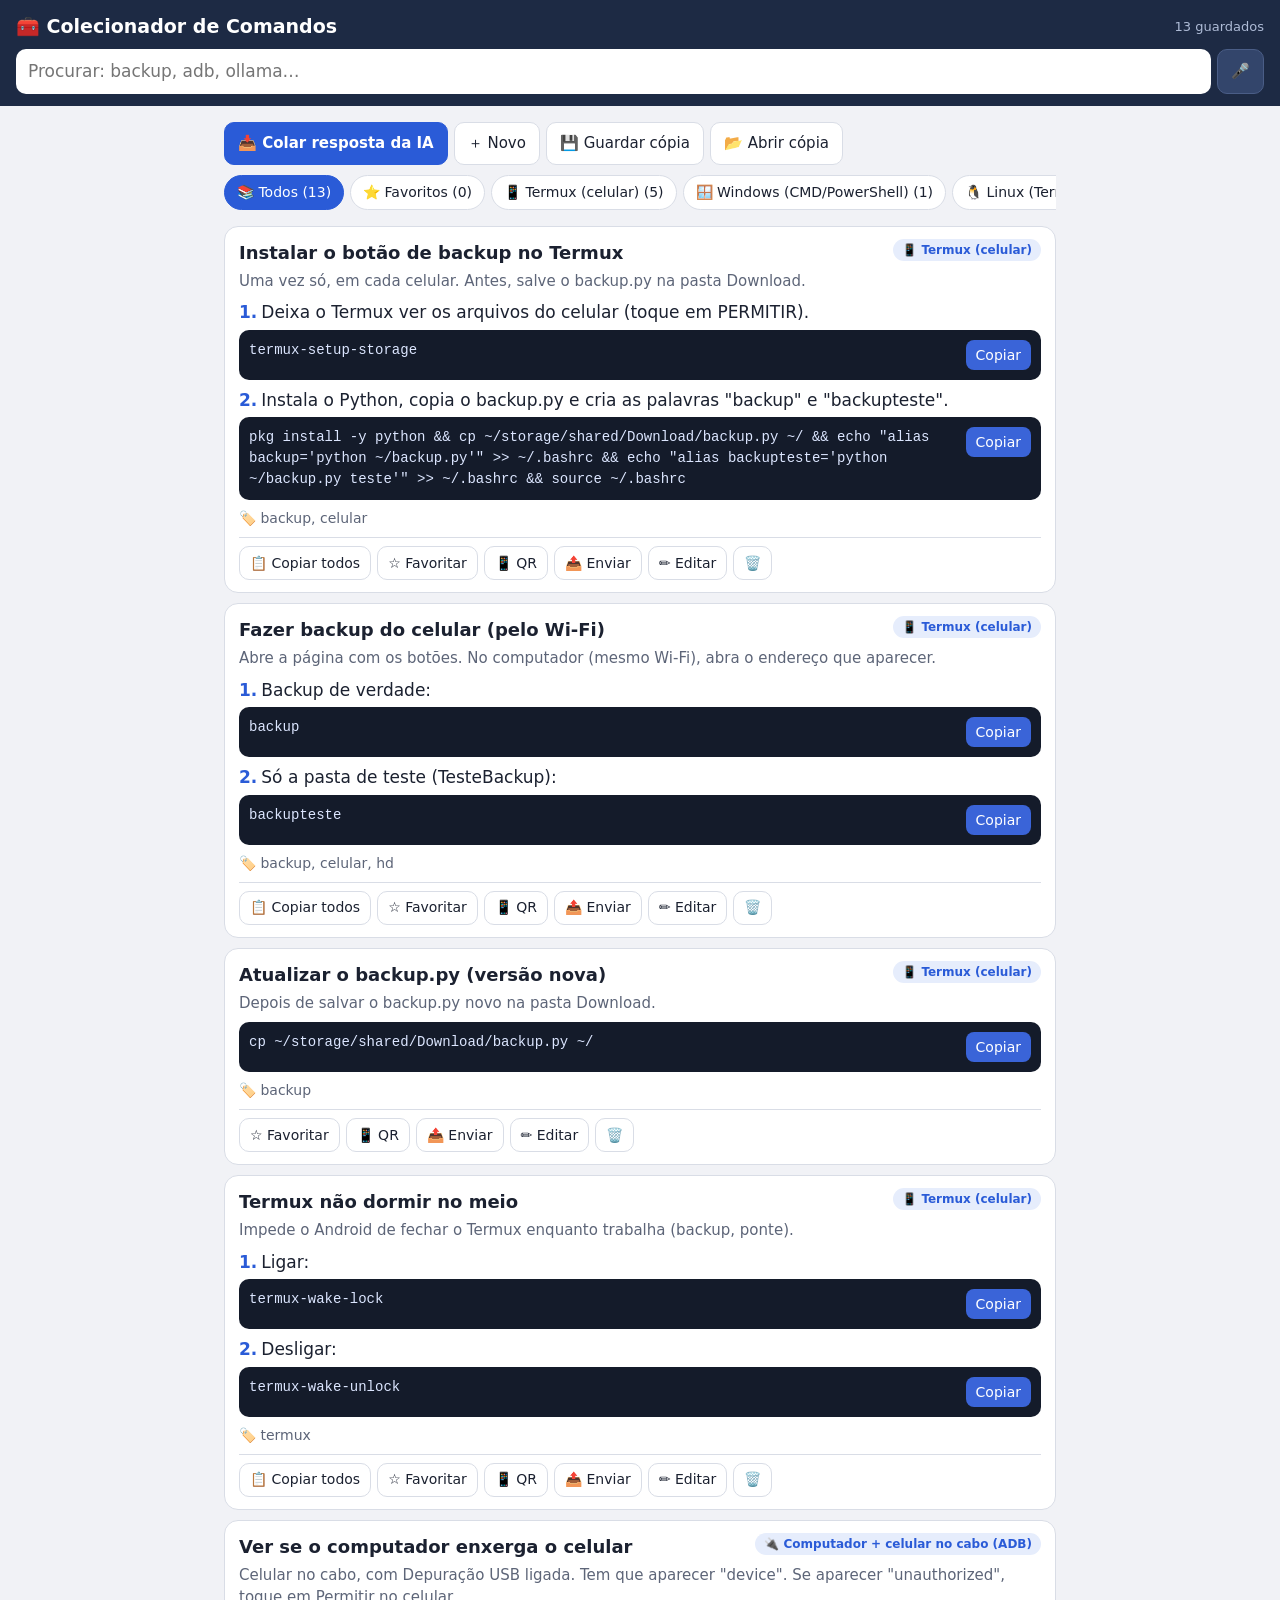
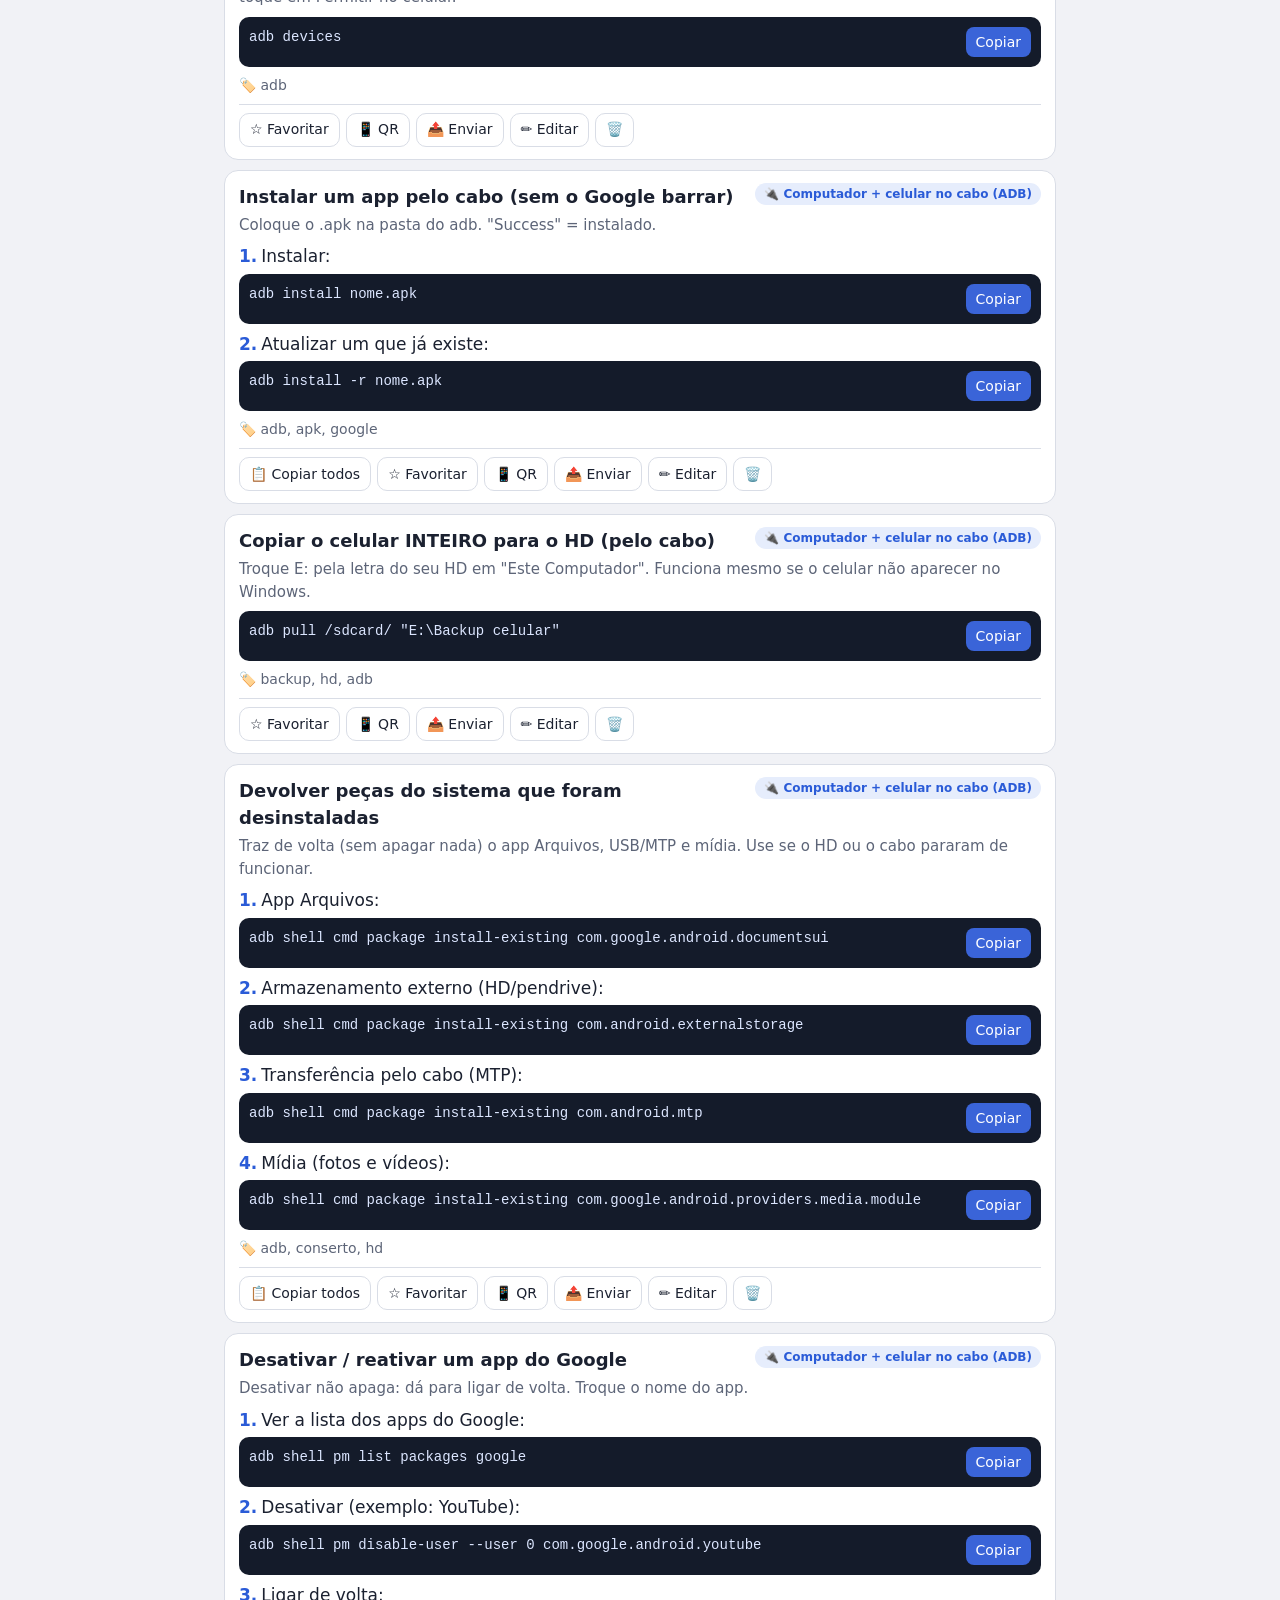
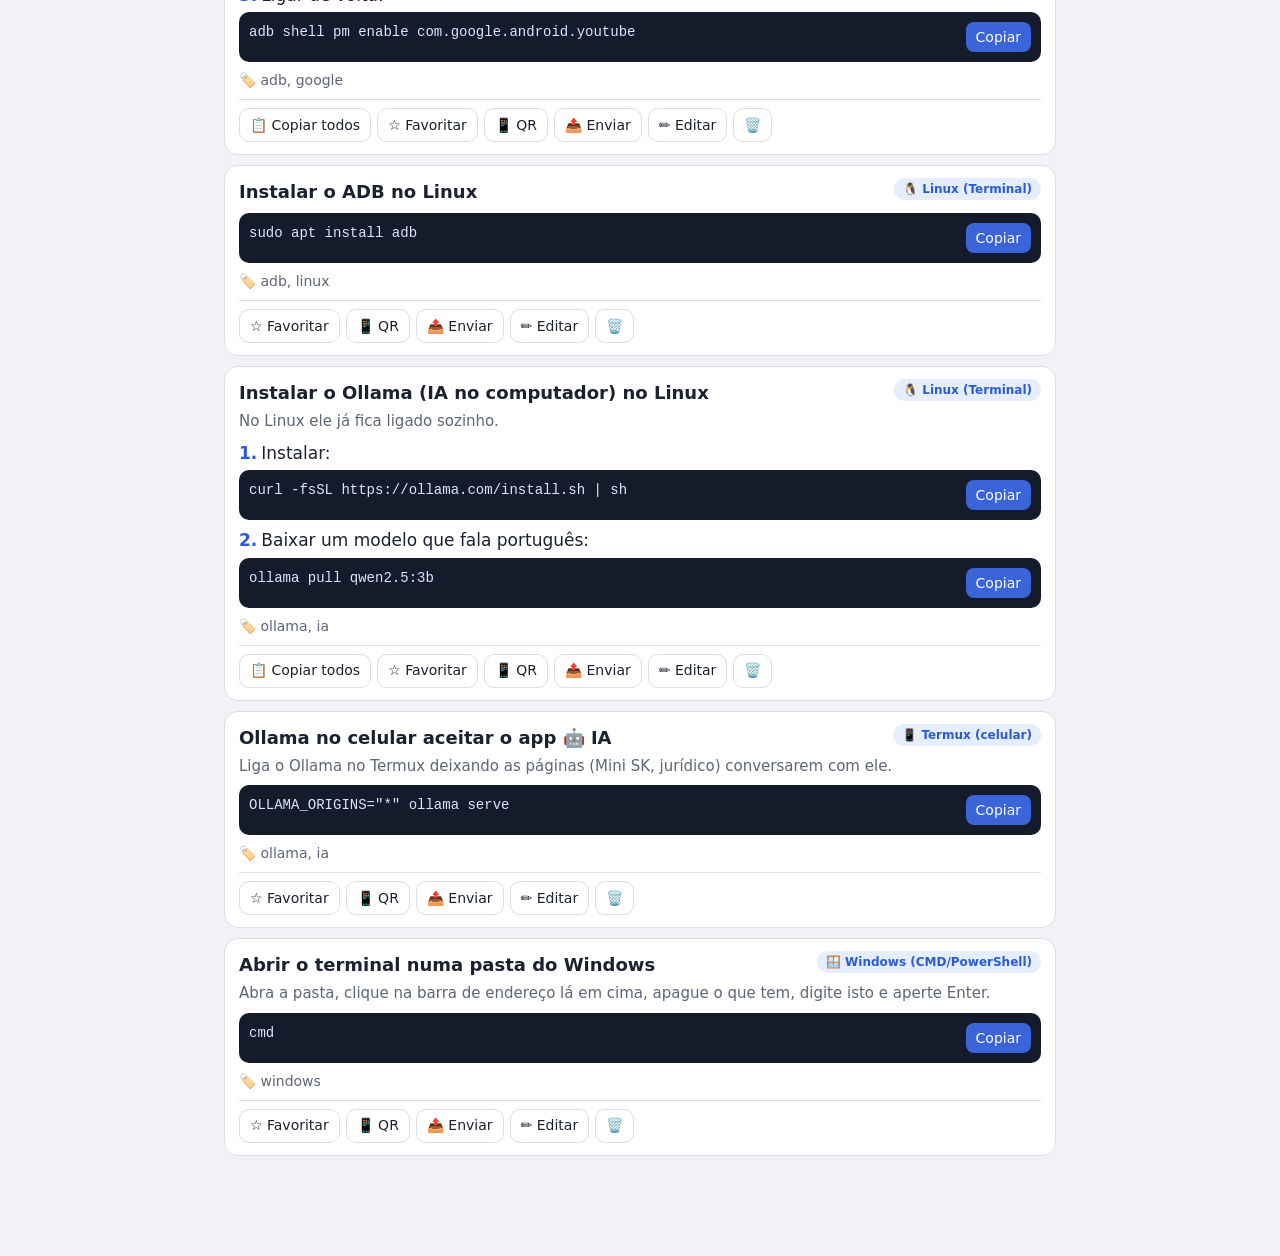
<file: app/ferramentas/colecionador.html>
<!doctype html>
<html lang="pt-BR">
<head>
<meta charset="utf-8">
<meta name="viewport" content="width=device-width, initial-scale=1">
<meta name="theme-color" content="#1d2a44">
<title>Colecionador de Comandos</title>
<style>
:root { --bg:#f1f2f6; --p:#fff; --f:#1b2130; --m:#5d6578; --l:#d9dde6; --az:#2a5bd7; --azc:#e6edfc; --v:#1f6b4f; --vc:#e3f1e9; --a:#fff3d3; --r:#a3332a; --rc:#fbe6e3; --cod:#141b2a; --codf:#dce6ff; }
@media (prefers-color-scheme: dark) { :root:not([data-theme="light"]) { --bg:#10141c; --p:#181f2b; --f:#e8ebf2; --m:#9aa4b7; --l:#2a3343; --az:#7ea2ff; --azc:#1c2742; --v:#6fd1a4; --vc:#1d3329; --a:#33290f; --r:#f0958c; --rc:#3a1f1c; --cod:#0b0f18; color-scheme:dark; } }
* { box-sizing:border-box; }
body { margin:0; background:var(--bg); color:var(--f); font:17px/1.5 system-ui,"Segoe UI",Roboto,sans-serif; }
header { background:#1d2a44; color:#fff; padding:12px 16px; position:sticky; top:0; z-index:5; }
header .linha1 { display:flex; align-items:center; gap:8px; }
header b { font-size:19px; flex:1; }
header small { color:#aebbd6; font-size:13px; }
.busca { display:flex; gap:6px; margin-top:8px; }
.busca input { flex:1; min-width:0; font:inherit; padding:10px 12px; border-radius:10px; border:0; }
.bt { border:1px solid var(--l); background:var(--p); color:var(--f); border-radius:10px; padding:9px 13px; font:inherit; font-size:15px; cursor:pointer; min-height:42px; }
.bt.az { background:var(--az); border-color:var(--az); color:#fff; font-weight:600; }
.bt.r { background:var(--r); border-color:var(--r); color:#fff; }
.bt.mini { min-height:34px; padding:5px 10px; font-size:14px; }
.bt.cab { background:#33456b; border-color:#4a5d86; color:#fff; }
main { max-width:860px; margin:0 auto; padding:10px 14px 90px; }
.acoes { display:flex; gap:6px; flex-wrap:wrap; margin:6px 0 4px; }
.filtros { display:flex; gap:6px; overflow-x:auto; padding:6px 0; }
.filtros button { flex:none; border:1px solid var(--l); background:var(--p); color:var(--f); border-radius:999px; padding:6px 12px; font:inherit; font-size:14px; cursor:pointer; }
.filtros button.on { background:var(--az); border-color:var(--az); color:#fff; }
.item { background:var(--p); border:1px solid var(--l); border-radius:14px; padding:12px 14px; margin:10px 0; }
.item h3 { margin:0 0 4px; font-size:18px; display:flex; gap:8px; align-items:flex-start; }
.item h3 span.t { flex:1; }
.selo { display:inline-block; font-size:12px; font-weight:700; padding:2px 9px; border-radius:999px; background:var(--azc); color:var(--az); white-space:nowrap; }
.exp { color:var(--m); font-size:15px; margin:4px 0; white-space:pre-wrap; }
.passo { margin:8px 0; }
.passo .n { font-weight:700; color:var(--az); margin-right:4px; }
.cmd { display:flex; gap:8px; align-items:flex-start; background:var(--cod); color:var(--codf); border-radius:10px; padding:10px; margin:4px 0; }
.cmd pre { flex:1; min-width:0; margin:0; font:14px/1.5 ui-monospace,Consolas,monospace; white-space:pre-wrap; overflow-wrap:anywhere; }
.cmd button { flex:none; border:0; border-radius:8px; background:#3a64d8; color:#fff; padding:7px 10px; font:14px system-ui; cursor:pointer; }
.perigo { background:var(--rc); color:var(--r); border-radius:8px; padding:6px 10px; font-size:14px; margin:4px 0; }
.rodape-item { display:flex; gap:6px; flex-wrap:wrap; margin-top:8px; border-top:1px solid var(--l); padding-top:8px; }
.mut { color:var(--m); font-size:14px; }
.aviso { background:var(--a); border-radius:10px; padding:10px 12px; font-size:15px; margin:8px 0; }
.ok { background:var(--vc); border-radius:10px; padding:10px 12px; font-size:15px; margin:8px 0; }
dialog { border:0; border-radius:16px; padding:0; width:min(96vw,760px); max-height:92vh; background:var(--p); color:var(--f); box-shadow:0 20px 60px rgba(0,0,0,.35); }
dialog::backdrop { background:rgba(10,15,30,.55); }
.dlg { padding:14px 16px; overflow:auto; max-height:92vh; }
.dlg h2 { margin:0 0 10px; font-size:20px; }
.campo { margin:8px 0; } .campo label { display:block; font-size:14px; font-weight:600; margin-bottom:3px; }
.campo input, .campo select, .campo textarea { width:100%; font:inherit; padding:9px 11px; border-radius:10px; border:1px solid var(--l); background:var(--p); color:var(--f); }
textarea.mono { font:14px/1.5 ui-monospace,Consolas,monospace; }
.passo-ed { border:1px solid var(--l); border-radius:12px; padding:8px 10px; margin:8px 0; background:var(--bg); }
.extraido { border:1px solid var(--l); border-radius:12px; padding:8px 10px; margin:8px 0; }
.extraido.off { opacity:.45; }
.qr { display:flex; justify-content:center; padding:10px; background:#fff; border-radius:12px; }
.qr canvas { width:min(78vw,340px); height:auto; image-rendering:pixelated; }
.vazio { text-align:center; padding:30px 10px; color:var(--m); }
.toast { position:fixed; left:50%; bottom:18px; transform:translateX(-50%); background:#1b2130; color:#fff; padding:10px 16px; border-radius:10px; z-index:99; box-shadow:0 6px 20px rgba(0,0,0,.3); max-width:92vw; }
</style>
</head>
<body>
<header>
  <div class="linha1"><b>🧰 Colecionador de Comandos</b><small id="conta"></small></div>
  <div class="busca"><input type="search" id="q" placeholder="Procurar: backup, adb, ollama…" aria-label="Procurar"><button class="bt cab" id="mic-q" title="Falar">🎤</button></div>
</header>
<main>
  <div class="acoes">
    <button class="bt az" id="b-colar">📥 Colar resposta da IA</button>
    <button class="bt" id="b-novo">＋ Novo</button>
    <button class="bt" id="b-exportar">💾 Guardar cópia</button>
    <button class="bt" id="b-importar">📂 Abrir cópia</button>
    <input type="file" id="arq" accept=".json,application/json,text/plain" hidden>
  </div>
  <div id="lembrete"></div>
  <div class="filtros" id="filtros"></div>
  <div id="lista"></div>
</main>

<!-- editor -->
<dialog id="dlg-ed"><div class="dlg">
  <h2 id="ed-titulo-dlg">Comando</h2>
  <div class="campo"><label>Nome (para achar depois)</label><div style="display:flex;gap:6px"><input id="ed-titulo" placeholder="ex.: Fazer backup do celular"><button class="bt" type="button" data-mic="ed-titulo">🎤</button></div></div>
  <div class="campo"><label>Onde roda</label><select id="ed-onde"></select></div>
  <div class="campo"><label>Para que serve (explicação)</label><textarea id="ed-exp" rows="2" placeholder="ex.: Copia as fotos do celular para o computador pelo Wi-Fi"></textarea></div>
  <div id="ed-passos"></div>
  <button class="bt mini" id="ed-mais" type="button">＋ Mais um passo (comando seguinte)</button>
  <div class="campo"><label>Etiquetas (separadas por vírgula)</label><input id="ed-tags" placeholder="backup, celular"></div>
  <div class="acoes" style="justify-content:flex-end;margin-top:12px"><button class="bt" id="ed-cancelar" type="button">Cancelar</button><button class="bt az" id="ed-salvar" type="button">✅ Salvar</button></div>
</div></dialog>

<!-- colar da IA -->
<dialog id="dlg-colar"><div class="dlg">
  <h2>📥 Colar resposta da IA</h2>
  <p class="mut" style="margin:0 0 6px">Copie a resposta inteira (do Claude, do Gemini…) e cole aqui. Eu separo cada comando com a explicação que veio antes dele.</p>
  <textarea id="colar-txt" rows="8" class="mono" style="width:100%;border-radius:10px;border:1px solid var(--l);padding:10px;background:var(--p);color:var(--f)" placeholder="Cole aqui…"></textarea>
  <div class="acoes"><button class="bt" id="colar-area" type="button">📋 Colar do celular</button><button class="bt az" id="colar-separar" type="button">✂️ Separar os comandos</button></div>
  <div id="colar-res"></div>
  <div class="acoes" style="justify-content:flex-end;margin-top:10px"><button class="bt" id="colar-fechar" type="button">Fechar</button></div>
</div></dialog>

<!-- QR -->
<dialog id="dlg-qr"><div class="dlg" style="text-align:center">
  <h2 id="qr-titulo">📱 Passar para outro aparelho</h2>
  <p class="mut" style="margin:0 0 8px">No outro celular, abra a <b>câmera</b> e aponte para o quadrado. Toque no texto que aparece → <b>Copiar</b>.</p>
  <div class="qr"><canvas id="qr-canvas"></canvas></div>
  <p id="qr-parte" class="mut"></p>
  <div class="acoes" style="justify-content:center"><button class="bt" id="qr-ant" type="button">◀</button><label class="mut" style="display:flex;align-items:center;gap:6px"><input type="checkbox" id="qr-exp"> com explicação</label><button class="bt" id="qr-prox" type="button">▶</button></div>
  <div class="acoes" style="justify-content:center"><button class="bt az" id="qr-fechar" type="button">Fechar</button></div>
</div></dialog>

<script>
/* QRCode for JavaScript — (c) 2009 Kazuhiko Arase — MIT license (www.d-project.com). Empacotado para funcionar sem internet. */
var QRLib=(function(){var M={},C={};function req(n){n=n.replace("./","");if(C[n])return C[n].exports;var m={exports:{}};C[n]=m;M[n](m,m.exports);return m.exports;}
M["QR8bitByte"]=function(module,exports){
var QRMode = req('./QRMode');

function QR8bitByte(data) {
	this.mode = QRMode.MODE_8BIT_BYTE;
	this.data = data;
}

QR8bitByte.prototype = {

	getLength : function() {
		return this.data.length;
	},
	
	write : function(buffer) {
		for (var i = 0; i < this.data.length; i++) {
			// not JIS ...
			buffer.put(this.data.charCodeAt(i), 8);
		}
	}
};

module.exports = QR8bitByte;

};
M["QRBitBuffer"]=function(module,exports){
function QRBitBuffer() {
	this.buffer = [];
	this.length = 0;
}

QRBitBuffer.prototype = {

	get : function(index) {
		var bufIndex = Math.floor(index / 8);
		return ( (this.buffer[bufIndex] >>> (7 - index % 8) ) & 1) == 1;
	},
	
	put : function(num, length) {
		for (var i = 0; i < length; i++) {
			this.putBit( ( (num >>> (length - i - 1) ) & 1) == 1);
		}
	},
	
	getLengthInBits : function() {
		return this.length;
	},
	
	putBit : function(bit) {
	
		var bufIndex = Math.floor(this.length / 8);
		if (this.buffer.length <= bufIndex) {
			this.buffer.push(0);
		}
	
		if (bit) {
			this.buffer[bufIndex] |= (0x80 >>> (this.length % 8) );
		}
	
		this.length++;
	}
};

module.exports = QRBitBuffer;

};
M["QRErrorCorrectLevel"]=function(module,exports){
module.exports = {
	L : 1,
	M : 0,
	Q : 3,
	H : 2
};


};
M["QRMaskPattern"]=function(module,exports){
module.exports = {
	PATTERN000 : 0,
	PATTERN001 : 1,
	PATTERN010 : 2,
	PATTERN011 : 3,
	PATTERN100 : 4,
	PATTERN101 : 5,
	PATTERN110 : 6,
	PATTERN111 : 7
};

};
M["QRMath"]=function(module,exports){
var QRMath = {

	glog : function(n) {
	
		if (n < 1) {
			throw new Error("glog(" + n + ")");
		}
		
		return QRMath.LOG_TABLE[n];
	},
	
	gexp : function(n) {
	
		while (n < 0) {
			n += 255;
		}
	
		while (n >= 256) {
			n -= 255;
		}
	
		return QRMath.EXP_TABLE[n];
	},
	
	EXP_TABLE : new Array(256),
	
	LOG_TABLE : new Array(256)

};
	
for (var i = 0; i < 8; i++) {
	QRMath.EXP_TABLE[i] = 1 << i;
}
for (var i = 8; i < 256; i++) {
	QRMath.EXP_TABLE[i] = QRMath.EXP_TABLE[i - 4]
		^ QRMath.EXP_TABLE[i - 5]
		^ QRMath.EXP_TABLE[i - 6]
		^ QRMath.EXP_TABLE[i - 8];
}
for (var i = 0; i < 255; i++) {
	QRMath.LOG_TABLE[QRMath.EXP_TABLE[i] ] = i;
}

module.exports = QRMath;

};
M["QRMode"]=function(module,exports){
module.exports = {
    MODE_NUMBER :       1 << 0,
    MODE_ALPHA_NUM :    1 << 1,
    MODE_8BIT_BYTE :    1 << 2,
    MODE_KANJI :        1 << 3
};

};
M["QRPolynomial"]=function(module,exports){
var QRMath = req('./QRMath');

function QRPolynomial(num, shift) {
	if (num.length === undefined) {
		throw new Error(num.length + "/" + shift);
	}

	var offset = 0;

	while (offset < num.length && num[offset] === 0) {
		offset++;
	}

	this.num = new Array(num.length - offset + shift);
	for (var i = 0; i < num.length - offset; i++) {
		this.num[i] = num[i + offset];
	}
}

QRPolynomial.prototype = {

	get : function(index) {
		return this.num[index];
	},
	
	getLength : function() {
		return this.num.length;
	},
	
	multiply : function(e) {
	
		var num = new Array(this.getLength() + e.getLength() - 1);
	
		for (var i = 0; i < this.getLength(); i++) {
			for (var j = 0; j < e.getLength(); j++) {
				num[i + j] ^= QRMath.gexp(QRMath.glog(this.get(i) ) + QRMath.glog(e.get(j) ) );
			}
		}
	
		return new QRPolynomial(num, 0);
	},
	
	mod : function(e) {
	
		if (this.getLength() - e.getLength() < 0) {
			return this;
		}
	
		var ratio = QRMath.glog(this.get(0) ) - QRMath.glog(e.get(0) );
	
		var num = new Array(this.getLength() );
		
		for (var i = 0; i < this.getLength(); i++) {
			num[i] = this.get(i);
		}
		
		for (var x = 0; x < e.getLength(); x++) {
			num[x] ^= QRMath.gexp(QRMath.glog(e.get(x) ) + ratio);
		}
	
		// recursive call
		return new QRPolynomial(num, 0).mod(e);
	}
};

module.exports = QRPolynomial;

};
M["QRRSBlock"]=function(module,exports){
var QRErrorCorrectLevel = req('./QRErrorCorrectLevel');

function QRRSBlock(totalCount, dataCount) {
	this.totalCount = totalCount;
	this.dataCount  = dataCount;
}

QRRSBlock.RS_BLOCK_TABLE = [

	// L
	// M
	// Q
	// H

	// 1
	[1, 26, 19],
	[1, 26, 16],
	[1, 26, 13],
	[1, 26, 9],
	
	// 2
	[1, 44, 34],
	[1, 44, 28],
	[1, 44, 22],
	[1, 44, 16],

	// 3
	[1, 70, 55],
	[1, 70, 44],
	[2, 35, 17],
	[2, 35, 13],

	// 4		
	[1, 100, 80],
	[2, 50, 32],
	[2, 50, 24],
	[4, 25, 9],
	
	// 5
	[1, 134, 108],
	[2, 67, 43],
	[2, 33, 15, 2, 34, 16],
	[2, 33, 11, 2, 34, 12],
	
	// 6
	[2, 86, 68],
	[4, 43, 27],
	[4, 43, 19],
	[4, 43, 15],
	
	// 7		
	[2, 98, 78],
	[4, 49, 31],
	[2, 32, 14, 4, 33, 15],
	[4, 39, 13, 1, 40, 14],
	
	// 8
	[2, 121, 97],
	[2, 60, 38, 2, 61, 39],
	[4, 40, 18, 2, 41, 19],
	[4, 40, 14, 2, 41, 15],
	
	// 9
	[2, 146, 116],
	[3, 58, 36, 2, 59, 37],
	[4, 36, 16, 4, 37, 17],
	[4, 36, 12, 4, 37, 13],
	
	// 10		
	[2, 86, 68, 2, 87, 69],
	[4, 69, 43, 1, 70, 44],
	[6, 43, 19, 2, 44, 20],
	[6, 43, 15, 2, 44, 16],

	// 11
	[4, 101, 81],
	[1, 80, 50, 4, 81, 51],
	[4, 50, 22, 4, 51, 23],
	[3, 36, 12, 8, 37, 13],

	// 12
	[2, 116, 92, 2, 117, 93],
	[6, 58, 36, 2, 59, 37],
	[4, 46, 20, 6, 47, 21],
	[7, 42, 14, 4, 43, 15],

	// 13
	[4, 133, 107],
	[8, 59, 37, 1, 60, 38],
	[8, 44, 20, 4, 45, 21],
	[12, 33, 11, 4, 34, 12],

	// 14
	[3, 145, 115, 1, 146, 116],
	[4, 64, 40, 5, 65, 41],
	[11, 36, 16, 5, 37, 17],
	[11, 36, 12, 5, 37, 13],

	// 15
	[5, 109, 87, 1, 110, 88],
	[5, 65, 41, 5, 66, 42],
	[5, 54, 24, 7, 55, 25],
	[11, 36, 12],

	// 16
	[5, 122, 98, 1, 123, 99],
	[7, 73, 45, 3, 74, 46],
	[15, 43, 19, 2, 44, 20],
	[3, 45, 15, 13, 46, 16],

	// 17
	[1, 135, 107, 5, 136, 108],
	[10, 74, 46, 1, 75, 47],
	[1, 50, 22, 15, 51, 23],
	[2, 42, 14, 17, 43, 15],

	// 18
	[5, 150, 120, 1, 151, 121],
	[9, 69, 43, 4, 70, 44],
	[17, 50, 22, 1, 51, 23],
	[2, 42, 14, 19, 43, 15],

	// 19
	[3, 141, 113, 4, 142, 114],
	[3, 70, 44, 11, 71, 45],
	[17, 47, 21, 4, 48, 22],
	[9, 39, 13, 16, 40, 14],

	// 20
	[3, 135, 107, 5, 136, 108],
	[3, 67, 41, 13, 68, 42],
	[15, 54, 24, 5, 55, 25],
	[15, 43, 15, 10, 44, 16],

	// 21
	[4, 144, 116, 4, 145, 117],
	[17, 68, 42],
	[17, 50, 22, 6, 51, 23],
	[19, 46, 16, 6, 47, 17],

	// 22
	[2, 139, 111, 7, 140, 112],
	[17, 74, 46],
	[7, 54, 24, 16, 55, 25],
	[34, 37, 13],

	// 23
	[4, 151, 121, 5, 152, 122],
	[4, 75, 47, 14, 76, 48],
	[11, 54, 24, 14, 55, 25],
	[16, 45, 15, 14, 46, 16],

	// 24
	[6, 147, 117, 4, 148, 118],
	[6, 73, 45, 14, 74, 46],
	[11, 54, 24, 16, 55, 25],
	[30, 46, 16, 2, 47, 17],

	// 25
	[8, 132, 106, 4, 133, 107],
	[8, 75, 47, 13, 76, 48],
	[7, 54, 24, 22, 55, 25],
	[22, 45, 15, 13, 46, 16],

	// 26
	[10, 142, 114, 2, 143, 115],
	[19, 74, 46, 4, 75, 47],
	[28, 50, 22, 6, 51, 23],
	[33, 46, 16, 4, 47, 17],

	// 27
	[8, 152, 122, 4, 153, 123],
	[22, 73, 45, 3, 74, 46],
	[8, 53, 23, 26, 54, 24],
	[12, 45, 15, 28, 46, 16],

	// 28
	[3, 147, 117, 10, 148, 118],
	[3, 73, 45, 23, 74, 46],
	[4, 54, 24, 31, 55, 25],
	[11, 45, 15, 31, 46, 16],

	// 29
	[7, 146, 116, 7, 147, 117],
	[21, 73, 45, 7, 74, 46],
	[1, 53, 23, 37, 54, 24],
	[19, 45, 15, 26, 46, 16],

	// 30
	[5, 145, 115, 10, 146, 116],
	[19, 75, 47, 10, 76, 48],
	[15, 54, 24, 25, 55, 25],
	[23, 45, 15, 25, 46, 16],

	// 31
	[13, 145, 115, 3, 146, 116],
	[2, 74, 46, 29, 75, 47],
	[42, 54, 24, 1, 55, 25],
	[23, 45, 15, 28, 46, 16],

	// 32
	[17, 145, 115],
	[10, 74, 46, 23, 75, 47],
	[10, 54, 24, 35, 55, 25],
	[19, 45, 15, 35, 46, 16],

	// 33
	[17, 145, 115, 1, 146, 116],
	[14, 74, 46, 21, 75, 47],
	[29, 54, 24, 19, 55, 25],
	[11, 45, 15, 46, 46, 16],

	// 34
	[13, 145, 115, 6, 146, 116],
	[14, 74, 46, 23, 75, 47],
	[44, 54, 24, 7, 55, 25],
	[59, 46, 16, 1, 47, 17],

	// 35
	[12, 151, 121, 7, 152, 122],
	[12, 75, 47, 26, 76, 48],
	[39, 54, 24, 14, 55, 25],
	[22, 45, 15, 41, 46, 16],

	// 36
	[6, 151, 121, 14, 152, 122],
	[6, 75, 47, 34, 76, 48],
	[46, 54, 24, 10, 55, 25],
	[2, 45, 15, 64, 46, 16],

	// 37
	[17, 152, 122, 4, 153, 123],
	[29, 74, 46, 14, 75, 47],
	[49, 54, 24, 10, 55, 25],
	[24, 45, 15, 46, 46, 16],

	// 38
	[4, 152, 122, 18, 153, 123],
	[13, 74, 46, 32, 75, 47],
	[48, 54, 24, 14, 55, 25],
	[42, 45, 15, 32, 46, 16],

	// 39
	[20, 147, 117, 4, 148, 118],
	[40, 75, 47, 7, 76, 48],
	[43, 54, 24, 22, 55, 25],
	[10, 45, 15, 67, 46, 16],

	// 40
	[19, 148, 118, 6, 149, 119],
	[18, 75, 47, 31, 76, 48],
	[34, 54, 24, 34, 55, 25],
	[20, 45, 15, 61, 46, 16]
];

QRRSBlock.getRSBlocks = function(typeNumber, errorCorrectLevel) {
	
	var rsBlock = QRRSBlock.getRsBlockTable(typeNumber, errorCorrectLevel);
	
	if (rsBlock === undefined) {
		throw new Error("bad rs block @ typeNumber:" + typeNumber + "/errorCorrectLevel:" + errorCorrectLevel);
	}

	var length = rsBlock.length / 3;
	
	var list = [];
	
	for (var i = 0; i < length; i++) {

		var count = rsBlock[i * 3 + 0];
		var totalCount = rsBlock[i * 3 + 1];
		var dataCount  = rsBlock[i * 3 + 2];

		for (var j = 0; j < count; j++) {
			list.push(new QRRSBlock(totalCount, dataCount) );	
		}
	}
	
	return list;
};

QRRSBlock.getRsBlockTable = function(typeNumber, errorCorrectLevel) {

	switch(errorCorrectLevel) {
	case QRErrorCorrectLevel.L :
		return QRRSBlock.RS_BLOCK_TABLE[(typeNumber - 1) * 4 + 0];
	case QRErrorCorrectLevel.M :
		return QRRSBlock.RS_BLOCK_TABLE[(typeNumber - 1) * 4 + 1];
	case QRErrorCorrectLevel.Q :
		return QRRSBlock.RS_BLOCK_TABLE[(typeNumber - 1) * 4 + 2];
	case QRErrorCorrectLevel.H :
		return QRRSBlock.RS_BLOCK_TABLE[(typeNumber - 1) * 4 + 3];
	default :
		return undefined;
	}
};

module.exports = QRRSBlock;

};
M["QRUtil"]=function(module,exports){
var QRMode = req('./QRMode');
var QRPolynomial = req('./QRPolynomial');
var QRMath = req('./QRMath');
var QRMaskPattern = req('./QRMaskPattern');

var QRUtil = {

    PATTERN_POSITION_TABLE : [
        [],
        [6, 18],
        [6, 22],
        [6, 26],
        [6, 30],
        [6, 34],
        [6, 22, 38],
        [6, 24, 42],
        [6, 26, 46],
        [6, 28, 50],
        [6, 30, 54],        
        [6, 32, 58],
        [6, 34, 62],
        [6, 26, 46, 66],
        [6, 26, 48, 70],
        [6, 26, 50, 74],
        [6, 30, 54, 78],
        [6, 30, 56, 82],
        [6, 30, 58, 86],
        [6, 34, 62, 90],
        [6, 28, 50, 72, 94],
        [6, 26, 50, 74, 98],
        [6, 30, 54, 78, 102],
        [6, 28, 54, 80, 106],
        [6, 32, 58, 84, 110],
        [6, 30, 58, 86, 114],
        [6, 34, 62, 90, 118],
        [6, 26, 50, 74, 98, 122],
        [6, 30, 54, 78, 102, 126],
        [6, 26, 52, 78, 104, 130],
        [6, 30, 56, 82, 108, 134],
        [6, 34, 60, 86, 112, 138],
        [6, 30, 58, 86, 114, 142],
        [6, 34, 62, 90, 118, 146],
        [6, 30, 54, 78, 102, 126, 150],
        [6, 24, 50, 76, 102, 128, 154],
        [6, 28, 54, 80, 106, 132, 158],
        [6, 32, 58, 84, 110, 136, 162],
        [6, 26, 54, 82, 110, 138, 166],
        [6, 30, 58, 86, 114, 142, 170]
    ],

    G15 : (1 << 10) | (1 << 8) | (1 << 5) | (1 << 4) | (1 << 2) | (1 << 1) | (1 << 0),
    G18 : (1 << 12) | (1 << 11) | (1 << 10) | (1 << 9) | (1 << 8) | (1 << 5) | (1 << 2) | (1 << 0),
    G15_MASK : (1 << 14) | (1 << 12) | (1 << 10)    | (1 << 4) | (1 << 1),

    getBCHTypeInfo : function(data) {
        var d = data << 10;
        while (QRUtil.getBCHDigit(d) - QRUtil.getBCHDigit(QRUtil.G15) >= 0) {
            d ^= (QRUtil.G15 << (QRUtil.getBCHDigit(d) - QRUtil.getBCHDigit(QRUtil.G15) ) );    
        }
        return ( (data << 10) | d) ^ QRUtil.G15_MASK;
    },

    getBCHTypeNumber : function(data) {
        var d = data << 12;
        while (QRUtil.getBCHDigit(d) - QRUtil.getBCHDigit(QRUtil.G18) >= 0) {
            d ^= (QRUtil.G18 << (QRUtil.getBCHDigit(d) - QRUtil.getBCHDigit(QRUtil.G18) ) );    
        }
        return (data << 12) | d;
    },

    getBCHDigit : function(data) {

        var digit = 0;

        while (data !== 0) {
            digit++;
            data >>>= 1;
        }

        return digit;
    },

    getPatternPosition : function(typeNumber) {
        return QRUtil.PATTERN_POSITION_TABLE[typeNumber - 1];
    },

    getMask : function(maskPattern, i, j) {
        
        switch (maskPattern) {
            
        case QRMaskPattern.PATTERN000 : return (i + j) % 2 === 0;
        case QRMaskPattern.PATTERN001 : return i % 2 === 0;
        case QRMaskPattern.PATTERN010 : return j % 3 === 0;
        case QRMaskPattern.PATTERN011 : return (i + j) % 3 === 0;
        case QRMaskPattern.PATTERN100 : return (Math.floor(i / 2) + Math.floor(j / 3) ) % 2 === 0;
        case QRMaskPattern.PATTERN101 : return (i * j) % 2 + (i * j) % 3 === 0;
        case QRMaskPattern.PATTERN110 : return ( (i * j) % 2 + (i * j) % 3) % 2 === 0;
        case QRMaskPattern.PATTERN111 : return ( (i * j) % 3 + (i + j) % 2) % 2 === 0;

        default :
            throw new Error("bad maskPattern:" + maskPattern);
        }
    },

    getErrorCorrectPolynomial : function(errorCorrectLength) {

        var a = new QRPolynomial([1], 0);

        for (var i = 0; i < errorCorrectLength; i++) {
            a = a.multiply(new QRPolynomial([1, QRMath.gexp(i)], 0) );
        }

        return a;
    },

    getLengthInBits : function(mode, type) {

        if (1 <= type && type < 10) {

            // 1 - 9

            switch(mode) {
            case QRMode.MODE_NUMBER     : return 10;
            case QRMode.MODE_ALPHA_NUM  : return 9;
            case QRMode.MODE_8BIT_BYTE  : return 8;
            case QRMode.MODE_KANJI      : return 8;
            default :
                throw new Error("mode:" + mode);
            }

        } else if (type < 27) {

            // 10 - 26

            switch(mode) {
            case QRMode.MODE_NUMBER     : return 12;
            case QRMode.MODE_ALPHA_NUM  : return 11;
            case QRMode.MODE_8BIT_BYTE  : return 16;
            case QRMode.MODE_KANJI      : return 10;
            default :
                throw new Error("mode:" + mode);
            }

        } else if (type < 41) {

            // 27 - 40

            switch(mode) {
            case QRMode.MODE_NUMBER     : return 14;
            case QRMode.MODE_ALPHA_NUM  : return 13;
            case QRMode.MODE_8BIT_BYTE  : return 16;
            case QRMode.MODE_KANJI      : return 12;
            default :
                throw new Error("mode:" + mode);
            }

        } else {
            throw new Error("type:" + type);
        }
    },

    getLostPoint : function(qrCode) {
        
        var moduleCount = qrCode.getModuleCount();
        var lostPoint = 0;
        var row = 0; 
        var col = 0;

        
        // LEVEL1
        
        for (row = 0; row < moduleCount; row++) {

            for (col = 0; col < moduleCount; col++) {

                var sameCount = 0;
                var dark = qrCode.isDark(row, col);

                for (var r = -1; r <= 1; r++) {

                    if (row + r < 0 || moduleCount <= row + r) {
                        continue;
                    }

                    for (var c = -1; c <= 1; c++) {

                        if (col + c < 0 || moduleCount <= col + c) {
                            continue;
                        }

                        if (r === 0 && c === 0) {
                            continue;
                        }

                        if (dark === qrCode.isDark(row + r, col + c) ) {
                            sameCount++;
                        }
                    }
                }

                if (sameCount > 5) {
                    lostPoint += (3 + sameCount - 5);
                }
            }
        }

        // LEVEL2

        for (row = 0; row < moduleCount - 1; row++) {
            for (col = 0; col < moduleCount - 1; col++) {
                var count = 0;
                if (qrCode.isDark(row,     col    ) ) count++;
                if (qrCode.isDark(row + 1, col    ) ) count++;
                if (qrCode.isDark(row,     col + 1) ) count++;
                if (qrCode.isDark(row + 1, col + 1) ) count++;
                if (count === 0 || count === 4) {
                    lostPoint += 3;
                }
            }
        }

        // LEVEL3

        for (row = 0; row < moduleCount; row++) {
            for (col = 0; col < moduleCount - 6; col++) {
                if (qrCode.isDark(row, col) && 
                        !qrCode.isDark(row, col + 1) && 
                         qrCode.isDark(row, col + 2) && 
                         qrCode.isDark(row, col + 3) && 
                         qrCode.isDark(row, col + 4) && 
                        !qrCode.isDark(row, col + 5) && 
                         qrCode.isDark(row, col + 6) ) {
                    lostPoint += 40;
                }
            }
        }

        for (col = 0; col < moduleCount; col++) {
            for (row = 0; row < moduleCount - 6; row++) {
                if (qrCode.isDark(row, col) &&
                        !qrCode.isDark(row + 1, col) &&
                         qrCode.isDark(row + 2, col) &&
                         qrCode.isDark(row + 3, col) &&
                         qrCode.isDark(row + 4, col) &&
                        !qrCode.isDark(row + 5, col) &&
                         qrCode.isDark(row + 6, col) ) {
                    lostPoint += 40;
                }
            }
        }

        // LEVEL4
        
        var darkCount = 0;

        for (col = 0; col < moduleCount; col++) {
            for (row = 0; row < moduleCount; row++) {
                if (qrCode.isDark(row, col) ) {
                    darkCount++;
                }
            }
        }
        
        var ratio = Math.abs(100 * darkCount / moduleCount / moduleCount - 50) / 5;
        lostPoint += ratio * 10;

        return lostPoint;       
    }

};

module.exports = QRUtil;

};
M["index"]=function(module,exports){
//---------------------------------------------------------------------
// QRCode for JavaScript
//
// Copyright (c) 2009 Kazuhiko Arase
//
// URL: http://www.d-project.com/
//
// Licensed under the MIT license:
//   http://www.opensource.org/licenses/mit-license.php
//
// The word "QR Code" is registered trademark of 
// DENSO WAVE INCORPORATED
//   http://www.denso-wave.com/qrcode/faqpatent-e.html
//
//---------------------------------------------------------------------
// Modified to work in node for this project (and some refactoring)
//---------------------------------------------------------------------

var QR8bitByte = req('./QR8bitByte');
var QRUtil = req('./QRUtil');
var QRPolynomial = req('./QRPolynomial');
var QRRSBlock = req('./QRRSBlock');
var QRBitBuffer = req('./QRBitBuffer');

function QRCode(typeNumber, errorCorrectLevel) {
	this.typeNumber = typeNumber;
	this.errorCorrectLevel = errorCorrectLevel;
	this.modules = null;
	this.moduleCount = 0;
	this.dataCache = null;
	this.dataList = [];
}

QRCode.prototype = {
	
	addData : function(data) {
		var newData = new QR8bitByte(data);
		this.dataList.push(newData);
		this.dataCache = null;
	},
	
	isDark : function(row, col) {
		if (row < 0 || this.moduleCount <= row || col < 0 || this.moduleCount <= col) {
			throw new Error(row + "," + col);
		}
		return this.modules[row][col];
	},

	getModuleCount : function() {
		return this.moduleCount;
	},
	
	make : function() {
		// Calculate automatically typeNumber if provided is < 1
		if (this.typeNumber < 1 ){
			var typeNumber = 1;
			for (typeNumber = 1; typeNumber < 40; typeNumber++) {
				var rsBlocks = QRRSBlock.getRSBlocks(typeNumber, this.errorCorrectLevel);

				var buffer = new QRBitBuffer();
				var totalDataCount = 0;
				for (var i = 0; i < rsBlocks.length; i++) {
					totalDataCount += rsBlocks[i].dataCount;
				}

				for (var x = 0; x < this.dataList.length; x++) {
					var data = this.dataList[x];
					buffer.put(data.mode, 4);
					buffer.put(data.getLength(), QRUtil.getLengthInBits(data.mode, typeNumber) );
					data.write(buffer);
				}
				if (buffer.getLengthInBits() <= totalDataCount * 8)
					break;
			}
			this.typeNumber = typeNumber;
		}
		this.makeImpl(false, this.getBestMaskPattern() );
	},
	
	makeImpl : function(test, maskPattern) {
		
		this.moduleCount = this.typeNumber * 4 + 17;
		this.modules = new Array(this.moduleCount);
		
		for (var row = 0; row < this.moduleCount; row++) {
			
			this.modules[row] = new Array(this.moduleCount);
			
			for (var col = 0; col < this.moduleCount; col++) {
				this.modules[row][col] = null;//(col + row) % 3;
			}
		}
	
		this.setupPositionProbePattern(0, 0);
		this.setupPositionProbePattern(this.moduleCount - 7, 0);
		this.setupPositionProbePattern(0, this.moduleCount - 7);
		this.setupPositionAdjustPattern();
		this.setupTimingPattern();
		this.setupTypeInfo(test, maskPattern);
		
		if (this.typeNumber >= 7) {
			this.setupTypeNumber(test);
		}
	
		if (this.dataCache === null) {
			this.dataCache = QRCode.createData(this.typeNumber, this.errorCorrectLevel, this.dataList);
		}
	
		this.mapData(this.dataCache, maskPattern);
	},

	setupPositionProbePattern : function(row, col)  {
		
		for (var r = -1; r <= 7; r++) {
			
			if (row + r <= -1 || this.moduleCount <= row + r) continue;
			
			for (var c = -1; c <= 7; c++) {
				
				if (col + c <= -1 || this.moduleCount <= col + c) continue;
				
				if ( (0 <= r && r <= 6 && (c === 0 || c === 6) ) || 
                     (0 <= c && c <= 6 && (r === 0 || r === 6) ) || 
                     (2 <= r && r <= 4 && 2 <= c && c <= 4) ) {
					this.modules[row + r][col + c] = true;
				} else {
					this.modules[row + r][col + c] = false;
				}
			}		
		}		
	},
	
	getBestMaskPattern : function() {
	
		var minLostPoint = 0;
		var pattern = 0;
	
		for (var i = 0; i < 8; i++) {
			
			this.makeImpl(true, i);
	
			var lostPoint = QRUtil.getLostPoint(this);
	
			if (i === 0 || minLostPoint >  lostPoint) {
				minLostPoint = lostPoint;
				pattern = i;
			}
		}
	
		return pattern;
	},
	
	createMovieClip : function(target_mc, instance_name, depth) {
	
		var qr_mc = target_mc.createEmptyMovieClip(instance_name, depth);
		var cs = 1;
	
		this.make();

		for (var row = 0; row < this.modules.length; row++) {
			
			var y = row * cs;
			
			for (var col = 0; col < this.modules[row].length; col++) {
	
				var x = col * cs;
				var dark = this.modules[row][col];
			
				if (dark) {
					qr_mc.beginFill(0, 100);
					qr_mc.moveTo(x, y);
					qr_mc.lineTo(x + cs, y);
					qr_mc.lineTo(x + cs, y + cs);
					qr_mc.lineTo(x, y + cs);
					qr_mc.endFill();
				}
			}
		}
		
		return qr_mc;
	},

	setupTimingPattern : function() {
		
		for (var r = 8; r < this.moduleCount - 8; r++) {
			if (this.modules[r][6] !== null) {
				continue;
			}
			this.modules[r][6] = (r % 2 === 0);
		}
	
		for (var c = 8; c < this.moduleCount - 8; c++) {
			if (this.modules[6][c] !== null) {
				continue;
			}
			this.modules[6][c] = (c % 2 === 0);
		}
	},
	
	setupPositionAdjustPattern : function() {
	
		var pos = QRUtil.getPatternPosition(this.typeNumber);
		
		for (var i = 0; i < pos.length; i++) {
		
			for (var j = 0; j < pos.length; j++) {
			
				var row = pos[i];
				var col = pos[j];
				
				if (this.modules[row][col] !== null) {
					continue;
				}
				
				for (var r = -2; r <= 2; r++) {
				
					for (var c = -2; c <= 2; c++) {
					
						if (Math.abs(r) === 2 || 
                            Math.abs(c) === 2 ||
                            (r === 0 && c === 0) ) {
							this.modules[row + r][col + c] = true;
						} else {
							this.modules[row + r][col + c] = false;
						}
					}
				}
			}
		}
	},
	
	setupTypeNumber : function(test) {
	
		var bits = QRUtil.getBCHTypeNumber(this.typeNumber);
        var mod;
	
		for (var i = 0; i < 18; i++) {
			mod = (!test && ( (bits >> i) & 1) === 1);
			this.modules[Math.floor(i / 3)][i % 3 + this.moduleCount - 8 - 3] = mod;
		}
	
		for (var x = 0; x < 18; x++) {
			mod = (!test && ( (bits >> x) & 1) === 1);
			this.modules[x % 3 + this.moduleCount - 8 - 3][Math.floor(x / 3)] = mod;
		}
	},
	
	setupTypeInfo : function(test, maskPattern) {
	
		var data = (this.errorCorrectLevel << 3) | maskPattern;
		var bits = QRUtil.getBCHTypeInfo(data);
        var mod;
	
		// vertical		
		for (var v = 0; v < 15; v++) {
	
			mod = (!test && ( (bits >> v) & 1) === 1);
	
			if (v < 6) {
				this.modules[v][8] = mod;
			} else if (v < 8) {
				this.modules[v + 1][8] = mod;
			} else {
				this.modules[this.moduleCount - 15 + v][8] = mod;
			}
		}
	
		// horizontal
		for (var h = 0; h < 15; h++) {
	
			mod = (!test && ( (bits >> h) & 1) === 1);
			
			if (h < 8) {
				this.modules[8][this.moduleCount - h - 1] = mod;
			} else if (h < 9) {
				this.modules[8][15 - h - 1 + 1] = mod;
			} else {
				this.modules[8][15 - h - 1] = mod;
			}
		}
	
		// fixed module
		this.modules[this.moduleCount - 8][8] = (!test);
	
	},
	
	mapData : function(data, maskPattern) {
		
		var inc = -1;
		var row = this.moduleCount - 1;
		var bitIndex = 7;
		var byteIndex = 0;
		
		for (var col = this.moduleCount - 1; col > 0; col -= 2) {
	
			if (col === 6) col--;
	
			while (true) {
	
				for (var c = 0; c < 2; c++) {
					
					if (this.modules[row][col - c] === null) {
						
						var dark = false;
	
						if (byteIndex < data.length) {
							dark = ( ( (data[byteIndex] >>> bitIndex) & 1) === 1);
						}
	
						var mask = QRUtil.getMask(maskPattern, row, col - c);
	
						if (mask) {
							dark = !dark;
						}
						
						this.modules[row][col - c] = dark;
						bitIndex--;
	
						if (bitIndex === -1) {
							byteIndex++;
							bitIndex = 7;
						}
					}
				}
								
				row += inc;
	
				if (row < 0 || this.moduleCount <= row) {
					row -= inc;
					inc = -inc;
					break;
				}
			}
		}
		
	}

};

QRCode.PAD0 = 0xEC;
QRCode.PAD1 = 0x11;

QRCode.createData = function(typeNumber, errorCorrectLevel, dataList) {
	
	var rsBlocks = QRRSBlock.getRSBlocks(typeNumber, errorCorrectLevel);
	
	var buffer = new QRBitBuffer();
	
	for (var i = 0; i < dataList.length; i++) {
		var data = dataList[i];
		buffer.put(data.mode, 4);
		buffer.put(data.getLength(), QRUtil.getLengthInBits(data.mode, typeNumber) );
		data.write(buffer);
	}

	// calc num max data.
	var totalDataCount = 0;
	for (var x = 0; x < rsBlocks.length; x++) {
		totalDataCount += rsBlocks[x].dataCount;
	}

	if (buffer.getLengthInBits() > totalDataCount * 8) {
		throw new Error("code length overflow. (" + 
            buffer.getLengthInBits() + 
            ">" +  
            totalDataCount * 8 + 
            ")");
	}

	// end code
	if (buffer.getLengthInBits() + 4 <= totalDataCount * 8) {
		buffer.put(0, 4);
	}

	// padding
	while (buffer.getLengthInBits() % 8 !== 0) {
		buffer.putBit(false);
	}

	// padding
	while (true) {
		
		if (buffer.getLengthInBits() >= totalDataCount * 8) {
			break;
		}
		buffer.put(QRCode.PAD0, 8);
		
		if (buffer.getLengthInBits() >= totalDataCount * 8) {
			break;
		}
		buffer.put(QRCode.PAD1, 8);
	}

	return QRCode.createBytes(buffer, rsBlocks);
};

QRCode.createBytes = function(buffer, rsBlocks) {

	var offset = 0;
	
	var maxDcCount = 0;
	var maxEcCount = 0;
	
	var dcdata = new Array(rsBlocks.length);
	var ecdata = new Array(rsBlocks.length);
	
	for (var r = 0; r < rsBlocks.length; r++) {

		var dcCount = rsBlocks[r].dataCount;
		var ecCount = rsBlocks[r].totalCount - dcCount;

		maxDcCount = Math.max(maxDcCount, dcCount);
		maxEcCount = Math.max(maxEcCount, ecCount);
		
		dcdata[r] = new Array(dcCount);
		
		for (var i = 0; i < dcdata[r].length; i++) {
			dcdata[r][i] = 0xff & buffer.buffer[i + offset];
		}
		offset += dcCount;
		
		var rsPoly = QRUtil.getErrorCorrectPolynomial(ecCount);
		var rawPoly = new QRPolynomial(dcdata[r], rsPoly.getLength() - 1);

		var modPoly = rawPoly.mod(rsPoly);
		ecdata[r] = new Array(rsPoly.getLength() - 1);
		for (var x = 0; x < ecdata[r].length; x++) {
            var modIndex = x + modPoly.getLength() - ecdata[r].length;
			ecdata[r][x] = (modIndex >= 0)? modPoly.get(modIndex) : 0;
		}

	}
	
	var totalCodeCount = 0;
	for (var y = 0; y < rsBlocks.length; y++) {
		totalCodeCount += rsBlocks[y].totalCount;
	}

	var data = new Array(totalCodeCount);
	var index = 0;

	for (var z = 0; z < maxDcCount; z++) {
		for (var s = 0; s < rsBlocks.length; s++) {
			if (z < dcdata[s].length) {
				data[index++] = dcdata[s][z];
			}
		}
	}

	for (var xx = 0; xx < maxEcCount; xx++) {
		for (var t = 0; t < rsBlocks.length; t++) {
			if (xx < ecdata[t].length) {
				data[index++] = ecdata[t][xx];
			}
		}
	}

	return data;

};

module.exports = QRCode;

};
var QRCode=req("index");var NIVEL=req("QRErrorCorrectLevel");return {QRCode:QRCode,NIVEL:NIVEL};})();
</script>
<script>
(function () {
  'use strict';
  const $ = (s, el) => (el || document).querySelector(s);
  const esc = (s) => String(s == null ? '' : s).replace(/[&<>"']/g, (c) => ({ '&': '&amp;', '<': '&lt;', '>': '&gt;', '"': '&quot;', "'": '&#39;' }[c]));
  const semAcento = (s) => String(s || '').toLowerCase().normalize('NFD').replace(/[\u0300-\u036f]/g, '');
  const uid = () => Date.now().toString(36) + Math.random().toString(36).slice(2, 7);
  const toast = (t) => { const d = document.createElement('div'); d.className = 'toast'; d.textContent = t; document.body.appendChild(d); setTimeout(() => d.remove(), 2200); };

  const ONDE = {
    termux: '📱 Termux (celular)',
    windows: '🪟 Windows (CMD/PowerShell)',
    linux: '🐧 Linux (Terminal)',
    adb: '🔌 Computador + celular no cabo (ADB)',
    qualquer: '💻 Qualquer terminal',
    outro: '🧭 Instrução / outro',
  };
  const PERIGO = /\brm\s+-[a-z]*[rf]|\bformat\b|\bmkfs|\bdel\s+\/[sqf]|\brmdir\s+\/s|\brd\s+\/s|drop\s+(table|database)|\btruncate\s+table|\bdd\s+if=|fastboot\s+(flash|erase|oem\s+unlock|flashing\s+unlock|-w)|>\s*\/dev\/(sd|block)|pm\s+uninstall|reset\s+--hard|\bdiskpart\b/im;

  // ── guardar ──
  const CHAVE = 'colecionador:v1';
  const ler = () => { try { return JSON.parse(localStorage.getItem(CHAVE)); } catch (e) { return null; } };
  let dados = ler() || { itens: semente(), ultimoExport: 0, mudou: false };
  function salvar(mudou) { if (mudou !== false) dados.mudou = true; try { localStorage.setItem(CHAVE, JSON.stringify(dados)); } catch (e) { toast('⚠️ Não consegui guardar neste navegador. Use 💾 Guardar cópia.'); } }

  // ── copiar ──
  async function copiar(t) {
    try { await navigator.clipboard.writeText(t); toast('Copiado ✓ Agora é só colar.'); return; } catch (e) {}
    const ta = document.createElement('textarea'); ta.value = t; ta.style.position = 'fixed'; ta.style.opacity = '0'; document.body.appendChild(ta); ta.select();
    try { document.execCommand('copy'); toast('Copiado ✓'); } catch (e) { prompt('Copie:', t); } ta.remove();
  }

  // ── adivinhar onde roda ──
  function adivinhar(cmd, lang) {
    const c = String(cmd), l = String(lang || '').toLowerCase();
    if (/^\s*(adb|fastboot)\b/m.test(c)) return 'adb';
    if (/\b(pkg|termux-[a-z-]+)\b|~\/storage|com\.termux/.test(c)) return 'termux';
    if (/^(powershell|ps1|bat|cmd|batch)$/.test(l) || /[A-Z]:\\|\.exe\b|\bwinget\b|\bdir\s|\bcopy\s|\brobocopy\b|\$env:|Get-[A-Z]/.test(c)) return 'windows';
    if (/\bsudo\b|\bapt(-get)?\s|\bsystemctl\b|\.sh\b|\|\s*sh\b|\bchmod\b/.test(c)) return 'linux';
    if (/^(bash|sh|shell|zsh|console|terminal)$/.test(l) || /\b(npm|npx|node|git|python3?|pip|ollama|curl)\b/.test(c)) return 'qualquer';
    return 'qualquer';
  }

  // ── mostrar ──
  let filtro = 'todos';
  function desenharFiltros() {
    const n = (k) => dados.itens.filter((i) => k === 'fav' ? i.fav : i.onde === k).length;
    const ops = [['todos', '📚 Todos (' + dados.itens.length + ')'], ['fav', '⭐ Favoritos (' + n('fav') + ')']].concat(Object.keys(ONDE).filter((k) => n(k)).map((k) => [k, ONDE[k] + ' (' + n(k) + ')']));
    $('#filtros').innerHTML = ops.map(([k, t]) => '<button data-f="' + k + '" class="' + (filtro === k ? 'on' : '') + '">' + esc(t) + '</button>').join('');
  }
  function desenhar() {
    desenharFiltros();
    const q = semAcento($('#q').value.trim());
    let l = dados.itens.slice();
    if (filtro === 'fav') l = l.filter((i) => i.fav); else if (filtro !== 'todos') l = l.filter((i) => i.onde === filtro);
    if (q) l = l.filter((i) => q.split(/\s+/).every((p) => semAcento([i.titulo, i.explicacao, (i.tags || []).join(' '), i.passos.map((x) => x.explica + ' ' + x.cmd).join(' ')].join(' ')).includes(p)));
    l.sort((a, b) => (b.fav - a.fav) || (b.usado || 0) - (a.usado || 0) || b.criado - a.criado);
    $('#conta').textContent = dados.itens.length + ' guardados';
    $('#lista').innerHTML = l.length ? l.map(cartao).join('') : '<div class="vazio">' + (q ? 'Nada achado para “' + esc($('#q').value) + '”.' : 'Nada aqui ainda. Toque em 📥 Colar resposta da IA.') + '</div>';
    lembrete();
  }
  function cartao(i) {
    const perigoso = i.passos.some((p) => PERIGO.test(p.cmd));
    return '<div class="item" data-id="' + i.id + '"><h3><span class="t">' + esc(i.titulo) + '</span><span class="selo">' + esc(ONDE[i.onde] || ONDE.outro) + '</span></h3>' +
      (i.explicacao ? '<div class="exp">' + esc(i.explicacao) + '</div>' : '') +
      (perigoso ? '<div class="perigo">⚠️ Tem comando que <b>apaga ou muda coisas importantes</b>. Leia com calma antes de rodar.</div>' : '') +
      i.passos.map((p, k) => '<div class="passo">' + (p.explica ? '<div><span class="n">' + (i.passos.length > 1 ? (k + 1) + '.' : '') + '</span>' + esc(p.explica) + '</div>' : '') +
        (p.cmd ? '<div class="cmd"><pre>' + esc(p.cmd) + '</pre><button data-copiar="' + k + '">Copiar</button></div>' : '') + '</div>').join('') +
      ((i.tags || []).length ? '<div class="mut">🏷️ ' + i.tags.map(esc).join(', ') + '</div>' : '') +
      '<div class="rodape-item">' +
      (i.passos.filter((p) => p.cmd).length > 1 ? '<button class="bt mini" data-a="tudo">📋 Copiar todos</button>' : '') +
      '<button class="bt mini" data-a="fav">' + (i.fav ? '⭐ Favorito' : '☆ Favoritar') + '</button>' +
      '<button class="bt mini" data-a="qr">📱 QR</button><button class="bt mini" data-a="enviar">📤 Enviar</button>' +
      '<button class="bt mini" data-a="editar">✏️ Editar</button><button class="bt mini" data-a="apagar">🗑️</button></div></div>';
  }
  function lembrete() {
    const dias = (Date.now() - (dados.ultimoExport || 0)) / 864e5;
    $('#lembrete').innerHTML = dados.mudou && dias > 7 ? '<div class="aviso">💾 Faz tempo que você não guarda uma cópia. Toque em <b>💾 Guardar cópia</b> e salve o arquivo no HD ou no outro celular. Se o navegador for limpo, é a cópia que salva tudo.</div>' : '';
  }

  document.addEventListener('click', (e) => {
    const f = e.target.closest('[data-f]'); if (f) { filtro = f.dataset.f; desenhar(); return; }
    const card = e.target.closest('.item'); if (!card) return;
    const it = dados.itens.find((x) => x.id === card.dataset.id); if (!it) return;
    const c = e.target.closest('[data-copiar]');
    if (c) { copiar(it.passos[+c.dataset.copiar].cmd); it.usado = Date.now(); salvar(false); return; }
    const a = e.target.closest('[data-a]'); if (!a) return;
    const ac = a.dataset.a;
    if (ac === 'tudo') { copiar(it.passos.filter((p) => p.cmd).map((p) => p.cmd).join('\n')); it.usado = Date.now(); salvar(false); }
    if (ac === 'fav') { it.fav = !it.fav; salvar(); desenhar(); }
    if (ac === 'editar') abrirEditor(it);
    if (ac === 'apagar' && confirm('Apagar “' + it.titulo + '” da coleção?')) { dados.itens = dados.itens.filter((x) => x !== it); salvar(); desenhar(); toast('Apagado.'); }
    if (ac === 'qr') abrirQR(it);
    if (ac === 'enviar') { const t = textoDoItem(it, true); if (navigator.share) navigator.share({ title: it.titulo, text: t }).catch(() => {}); else copiar(t); }
  });
  function textoDoItem(it, comExp) {
    let t = '# ' + it.titulo + '\n' + (comExp && it.explicacao ? it.explicacao + '\n' : '');
    it.passos.forEach((p, k) => { if (comExp && p.explica) t += '\n' + (it.passos.length > 1 ? (k + 1) + '. ' : '') + p.explica + '\n'; if (p.cmd) t += '```\n' + p.cmd + '\n```\n'; });
    return t;
  }

  // ── editor ──
  let editando = null;
  $('#ed-onde').innerHTML = Object.entries(ONDE).map(([k, v]) => '<option value="' + k + '">' + v + '</option>').join('');
  function passoEd(p, k) {
    return '<div class="passo-ed" data-k="' + k + '"><div class="campo"><label>Passo ' + (k + 1) + ': o que faz</label><input class="pe-exp" value="' + esc(p.explica) + '" placeholder="ex.: Libera o Termux a ver os arquivos"></div>' +
      '<div class="campo"><label>Comando (pode ter várias linhas)</label><textarea class="pe-cmd mono" rows="3" spellcheck="false" autocapitalize="off" placeholder="ex.: termux-setup-storage">' + esc(p.cmd) + '</textarea></div>' +
      '<button class="bt mini" type="button" data-tirar-passo="' + k + '">✕ tirar este passo</button></div>';
  }
  function lerPassosEd() { return Array.from(document.querySelectorAll('#ed-passos .passo-ed')).map((d) => ({ explica: $('.pe-exp', d).value.trim(), cmd: $('.pe-cmd', d).value.replace(/\s+$/, '') })); }
  function abrirEditor(it) {
    editando = it || null;
    const x = it || { titulo: '', onde: 'qualquer', explicacao: '', passos: [{ explica: '', cmd: '' }], tags: [] };
    $('#ed-titulo-dlg').textContent = it ? '✏️ Editar' : '＋ Novo comando';
    $('#ed-titulo').value = x.titulo; $('#ed-onde').value = x.onde; $('#ed-exp').value = x.explicacao || ''; $('#ed-tags').value = (x.tags || []).join(', ');
    $('#ed-passos').innerHTML = x.passos.map(passoEd).join('');
    $('#dlg-ed').showModal();
  }
  $('#ed-mais').onclick = () => { const ps = lerPassosEd(); ps.push({ explica: '', cmd: '' }); $('#ed-passos').innerHTML = ps.map(passoEd).join(''); };
  $('#ed-passos').addEventListener('click', (e) => { const b = e.target.closest('[data-tirar-passo]'); if (!b) return; const ps = lerPassosEd(); ps.splice(+b.dataset.tirarPasso, 1); if (!ps.length) ps.push({ explica: '', cmd: '' }); $('#ed-passos').innerHTML = ps.map(passoEd).join(''); });
  $('#ed-cancelar').onclick = () => $('#dlg-ed').close();
  $('#ed-salvar').onclick = () => {
    const passos = lerPassosEd().filter((p) => p.explica || p.cmd);
    const titulo = $('#ed-titulo').value.trim() || (passos[0] && (passos[0].explica || passos[0].cmd.split('\n')[0]).slice(0, 60)) || '';
    if (!titulo || !passos.length) return toast('Coloque pelo menos um nome e um comando.');
    const v = { titulo, onde: $('#ed-onde').value, explicacao: $('#ed-exp').value.trim(), passos, tags: $('#ed-tags').value.split(',').map((s) => s.trim()).filter(Boolean) };
    if (editando) Object.assign(editando, v); else dados.itens.push(Object.assign({ id: uid(), criado: Date.now(), fav: false }, v));
    salvar(); $('#dlg-ed').close(); desenhar(); toast('Guardado ✓');
  };
  $('#b-novo').onclick = () => abrirEditor(null);

  // ── colar da IA: separa os comandos ──
  function limparMd(s) { return s.replace(/\*\*|__|`/g, '').replace(/^\s*(#+|[-*•]|\d+[.)])\s*/gm, '').replace(/\s+/g, ' ').trim(); }
  function separar(txt) {
    const linhas = txt.replace(/\r/g, '').split('\n');
    const achados = []; let i = 0, ultimoTitulo = '', paragrafo = [];
    const fecharPar = () => { };
    while (i < linhas.length) {
      const ln = linhas[i];
      const ab = ln.match(/^\s*(```+|~~~+)\s*([\w+-]*)/);
      if (ab) {
        const cerca = ab[1], lang = ab[2]; const corpo = []; i++;
        while (i < linhas.length && !linhas[i].trim().startsWith(cerca.slice(0, 3))) { corpo.push(linhas[i]); i++; }
        i++;
        let cmd = corpo.join('\n').replace(/^\n+|\s+$/g, '');
        cmd = cmd.split('\n').map((l) => l.replace(/^\s*\$ /, '')).join('\n');
        if (cmd) {
          const par = paragrafo.filter((x) => x.trim()).slice(-3).map(limparMd).join(' ');
          achados.push({ explica: par.slice(0, 400), cmd, lang, titulo: ultimoTitulo });
        }
        paragrafo = []; continue;
      }
      const h = ln.match(/^\s*#{1,6}\s+(.+)/) || ln.match(/^\s*\*\*(.+?)\*\*\s*:?\s*$/);
      if (h) { ultimoTitulo = limparMd(h[1]).slice(0, 80); paragrafo = []; }
      else if (!ln.trim()) { if (paragrafo.length && paragrafo[paragrafo.length - 1] !== '') paragrafo.push(''); }
      else { const ini = ln.match(/^\s*\$\s+(.+)/); if (ini) achados.push({ explica: limparMd(paragrafo.join(' ')).slice(0, 400), cmd: ini[1], lang: 'sh', titulo: ultimoTitulo }); else paragrafo.push(ln); }
      if (paragrafo.length > 12) paragrafo = paragrafo.slice(-6);
      i++;
    }
    return achados;
  }
  let extraidos = [];
  $('#b-colar').onclick = () => { $('#colar-res').innerHTML = ''; $('#dlg-colar').showModal(); };
  $('#colar-fechar').onclick = () => $('#dlg-colar').close();
  $('#colar-area').onclick = async () => { try { $('#colar-txt').value = await navigator.clipboard.readText(); toast('Colado.'); } catch (e) { $('#colar-txt').focus(); toast('Toque e segure na caixa → Colar.'); } };
  $('#colar-separar').onclick = () => {
    const txt = $('#colar-txt').value;
    extraidos = separar(txt).map((x) => Object.assign(x, { usar: true, onde: adivinhar(x.cmd, x.lang), nome: (x.titulo || x.explica.split(/[.:!?]/)[0] || x.cmd.split('\n')[0]).slice(0, 70) }));
    if (!extraidos.length) { $('#colar-res').innerHTML = '<div class="aviso">Não achei nenhum comando. Os comandos costumam vir dentro de uma caixa de código. Se a sua resposta não tem caixa, use <b>＋ Novo</b> e cole o comando lá.</div>'; return; }
    desenharExtraidos();
  };
  function desenharExtraidos() {
    $('#colar-res').innerHTML = '<div class="ok">Achei <b>' + extraidos.length + '</b> comando(s). Confira os nomes e toque em Guardar.</div>' +
      extraidos.map((x, k) => '<div class="extraido' + (x.usar ? '' : ' off') + '" data-k="' + k + '"><label class="mut" style="display:flex;gap:8px;align-items:center"><input type="checkbox" data-usar ' + (x.usar ? 'checked' : '') + '> guardar este</label>' +
        '<div class="campo"><label>Nome</label><input data-nome value="' + esc(x.nome) + '"></div>' +
        '<div class="campo"><label>Onde roda</label><select data-onde>' + Object.entries(ONDE).map(([kk, v]) => '<option value="' + kk + '"' + (kk === x.onde ? ' selected' : '') + '>' + v + '</option>').join('') + '</select></div>' +
        (x.explica ? '<div class="exp">' + esc(x.explica) + '</div>' : '') + '<div class="cmd"><pre>' + esc(x.cmd) + '</pre></div>' + (PERIGO.test(x.cmd) ? '<div class="perigo">⚠️ Este apaga ou muda coisas importantes.</div>' : '') + '</div>').join('') +
      (extraidos.length > 1 ? '<label class="ok" style="display:flex;gap:8px;align-items:center"><input type="checkbox" id="juntar"> 🧾 Juntar todos numa <b>receita</b> só (passos em ordem: 1, 2, 3…)</label><div class="campo" id="cx-nome-receita" hidden><label>Nome da receita</label><input id="nome-receita" value="' + esc(extraidos[0].titulo || 'Receita de ' + new Date().toLocaleDateString('pt-BR')) + '"></div>' : '') +
      '<button class="bt az" id="colar-guardar" type="button" style="width:100%;margin-top:6px">✅ Guardar na coleção</button>';
    const j = $('#juntar'); if (j) j.onchange = () => { $('#cx-nome-receita').hidden = !j.checked; };
    $('#colar-guardar').onclick = guardarExtraidos;
  }
  $('#colar-res').addEventListener('input', (e) => {
    const d = e.target.closest('.extraido'); if (!d) return; const x = extraidos[+d.dataset.k];
    if (e.target.matches('[data-nome]')) x.nome = e.target.value;
    if (e.target.matches('[data-onde]')) x.onde = e.target.value;
  });
  $('#colar-res').addEventListener('change', (e) => {
    const d = e.target.closest('.extraido'); if (!d) return; const x = extraidos[+d.dataset.k];
    if (e.target.matches('[data-usar]')) { x.usar = e.target.checked; d.classList.toggle('off', !x.usar); }
    if (e.target.matches('[data-onde]')) x.onde = e.target.value;
  });
  function guardarExtraidos() {
    const sel = extraidos.filter((x) => x.usar); if (!sel.length) return toast('Marque pelo menos um.');
    const hoje = 'Colado em ' + new Date().toLocaleDateString('pt-BR');
    if ($('#juntar') && $('#juntar').checked) {
      const ondes = [...new Set(sel.map((x) => x.onde))];
      dados.itens.push({ id: uid(), criado: Date.now(), fav: false, titulo: $('#nome-receita').value.trim() || hoje, onde: ondes.length === 1 ? ondes[0] : 'qualquer', explicacao: hoje + '. Faça os passos na ordem.', tags: ['receita'], passos: sel.map((x) => ({ explica: x.explica || x.nome, cmd: x.cmd })) });
    } else {
      sel.forEach((x, k) => dados.itens.push({ id: uid(), criado: Date.now() + k, fav: false, titulo: x.nome, onde: x.onde, explicacao: '', tags: [], passos: [{ explica: x.explica, cmd: x.cmd }] }));
    }
    salvar(); $('#dlg-colar').close(); $('#colar-txt').value = ''; filtro = 'todos'; $('#q').value = ''; desenhar(); toast('Guardado ✓ (' + sel.length + ')');
  }

  // ── QR (passar para outro aparelho sem internet) ──
  let qrPartes = [], qrI = 0, qrItem = null;
  function abrirQR(it) { qrItem = it; $('#qr-exp').checked = false; montarQR(); $('#dlg-qr').showModal(); }
  function montarQR() {
    const t = $('#qr-exp').checked ? textoDoItem(qrItem, true) : qrItem.passos.filter((p) => p.cmd).map((p) => p.cmd).join('\n');
    const LIM = 1000; qrPartes = [];
    const bytes = unescape(encodeURIComponent(t));
    if (bytes.length <= LIM) qrPartes = [t];
    else { let atual = ''; for (const ch of Array.from(t)) { if (unescape(encodeURIComponent(atual + ch)).length > LIM - 12) { qrPartes.push(atual); atual = ''; } atual += ch; } if (atual) qrPartes.push(atual); qrPartes = qrPartes.map((p, k) => '(' + (k + 1) + '/' + qrPartes.length + ') ' + p); }
    qrI = 0; pintarQR();
  }
  function pintarQR() {
    const q = new QRLib.QRCode(-1, QRLib.NIVEL.M); q.addData(unescape(encodeURIComponent(qrPartes[qrI]))); q.make();
    const n = q.getModuleCount(), m = 4, tam = 8, cv = $('#qr-canvas'); cv.width = cv.height = (n + m * 2) * tam;
    const cx = cv.getContext('2d'); cx.fillStyle = '#fff'; cx.fillRect(0, 0, cv.width, cv.height); cx.fillStyle = '#000';
    for (let r = 0; r < n; r++) for (let c = 0; c < n; c++) if (q.isDark(r, c)) cx.fillRect((c + m) * tam, (r + m) * tam, tam, tam);
    $('#qr-titulo').textContent = '📱 ' + qrItem.titulo;
    $('#qr-parte').textContent = qrPartes.length > 1 ? 'Parte ' + (qrI + 1) + ' de ' + qrPartes.length + ' (é grande: passe uma por uma com ▶)' : '';
    $('#qr-ant').disabled = qrI === 0; $('#qr-prox').disabled = qrI >= qrPartes.length - 1;
  }
  $('#qr-ant').onclick = () => { if (qrI > 0) { qrI--; pintarQR(); } };
  $('#qr-prox').onclick = () => { if (qrI < qrPartes.length - 1) { qrI++; pintarQR(); } };
  $('#qr-exp').onchange = montarQR;
  $('#qr-fechar').onclick = () => $('#dlg-qr').close();

  // ── cópia de segurança (arquivo) ──
  $('#b-exportar').onclick = () => {
    const nome = 'colecao-comandos-' + new Date().toISOString().slice(0, 10) + '.json';
    const blob = new Blob([JSON.stringify({ app: 'colecionador-de-comandos', versao: 1, data: new Date().toISOString(), itens: dados.itens }, null, 1)], { type: 'application/json' });
    const arq = new File([blob], nome, { type: 'application/json' });
    const baixar = () => { const a = document.createElement('a'); a.href = URL.createObjectURL(blob); a.download = nome; document.body.appendChild(a); a.click(); a.remove(); };
    if (navigator.canShare && navigator.canShare({ files: [arq] }) && confirm('Quer ENVIAR a cópia (WhatsApp, Bluetooth, outro app)?\n\nOK = enviar · Cancelar = só baixar o arquivo')) navigator.share({ files: [arq], title: 'Coleção de comandos' }).catch(baixar);
    else baixar();
    dados.ultimoExport = Date.now(); dados.mudou = false; salvar(false); lembrete();
  };
  $('#b-importar').onclick = () => $('#arq').click();
  $('#arq').onchange = async (e) => {
    const f = e.target.files[0]; if (!f) return; e.target.value = '';
    try {
      const j = JSON.parse(await f.text()); const novos = Array.isArray(j) ? j : j.itens; if (!Array.isArray(novos)) throw new Error('arquivo diferente');
      const chave = (i) => i.titulo + '|' + i.passos.map((p) => p.cmd).join('|');
      const tem = new Set(dados.itens.map(chave)); let n = 0;
      novos.forEach((i) => { if (i && i.passos && !tem.has(chave(i))) { dados.itens.push(Object.assign({}, i, { id: uid() })); n++; } });
      salvar(); desenhar(); toast(n ? n + ' comando(s) novos juntados ✓' : 'Nada novo: você já tinha todos.');
    } catch (x) { alert('Não consegui abrir: ' + x.message + '\n\nUse o arquivo .json criado pelo 💾 Guardar cópia.'); }
  };

  // ── voz (ditado) para procurar e dar nome ──
  function ditar(campo) {
    const R = window.SpeechRecognition || window.webkitSpeechRecognition; if (!R) return toast('Este navegador não tem ditado. Use o 🎤 do teclado.');
    const r = new R(); r.lang = 'pt-BR'; r.interimResults = false;
    r.onresult = (e) => { campo.value = e.results[0][0].transcript; campo.dispatchEvent(new Event('input')); }; r.onerror = () => toast('Não ouvi. Tente de novo.'); r.start(); toast('🎤 Pode falar…');
  }
  $('#mic-q').onclick = () => ditar($('#q'));
  document.addEventListener('click', (e) => { const b = e.target.closest('[data-mic]'); if (b) ditar(document.getElementById(b.dataset.mic)); });
  $('#q').addEventListener('input', desenhar);

  // ── comandos que já vêm guardados (os de hoje) ──
  function semente() {
    const t = Date.now(); let k = 0;
    const i = (titulo, onde, explicacao, passos, tags) => ({ id: 'base' + (k++), criado: t - k * 1000, fav: false, titulo, onde, explicacao, passos, tags: tags || [] });
    return [
      i('Instalar o botão de backup no Termux', 'termux', 'Uma vez só, em cada celular. Antes, salve o backup.py na pasta Download.', [
        { explica: 'Deixa o Termux ver os arquivos do celular (toque em PERMITIR).', cmd: 'termux-setup-storage' },
        { explica: 'Instala o Python, copia o backup.py e cria as palavras "backup" e "backupteste".', cmd: "pkg install -y python && cp ~/storage/shared/Download/backup.py ~/ && echo \"alias backup='python ~/backup.py'\" >> ~/.bashrc && echo \"alias backupteste='python ~/backup.py teste'\" >> ~/.bashrc && source ~/.bashrc" },
      ], ['backup', 'celular']),
      i('Fazer backup do celular (pelo Wi-Fi)', 'termux', 'Abre a página com os botões. No computador (mesmo Wi-Fi), abra o endereço que aparecer.', [
        { explica: 'Backup de verdade:', cmd: 'backup' }, { explica: 'Só a pasta de teste (TesteBackup):', cmd: 'backupteste' },
      ], ['backup', 'celular', 'hd']),
      i('Atualizar o backup.py (versão nova)', 'termux', 'Depois de salvar o backup.py novo na pasta Download.', [{ explica: '', cmd: 'cp ~/storage/shared/Download/backup.py ~/' }], ['backup']),
      i('Termux não dormir no meio', 'termux', 'Impede o Android de fechar o Termux enquanto trabalha (backup, ponte).', [{ explica: 'Ligar:', cmd: 'termux-wake-lock' }, { explica: 'Desligar:', cmd: 'termux-wake-unlock' }], ['termux']),
      i('Ver se o computador enxerga o celular', 'adb', 'Celular no cabo, com Depuração USB ligada. Tem que aparecer "device". Se aparecer "unauthorized", toque em Permitir no celular.', [{ explica: '', cmd: 'adb devices' }], ['adb']),
      i('Instalar um app pelo cabo (sem o Google barrar)', 'adb', 'Coloque o .apk na pasta do adb. "Success" = instalado.', [{ explica: 'Instalar:', cmd: 'adb install nome.apk' }, { explica: 'Atualizar um que já existe:', cmd: 'adb install -r nome.apk' }], ['adb', 'apk', 'google']),
      i('Copiar o celular INTEIRO para o HD (pelo cabo)', 'adb', 'Troque E: pela letra do seu HD em "Este Computador". Funciona mesmo se o celular não aparecer no Windows.', [{ explica: '', cmd: 'adb pull /sdcard/ "E:\\Backup celular"' }], ['backup', 'hd', 'adb']),
      i('Devolver peças do sistema que foram desinstaladas', 'adb', 'Traz de volta (sem apagar nada) o app Arquivos, USB/MTP e mídia. Use se o HD ou o cabo pararam de funcionar.', [
        { explica: 'App Arquivos:', cmd: 'adb shell cmd package install-existing com.google.android.documentsui' },
        { explica: 'Armazenamento externo (HD/pendrive):', cmd: 'adb shell cmd package install-existing com.android.externalstorage' },
        { explica: 'Transferência pelo cabo (MTP):', cmd: 'adb shell cmd package install-existing com.android.mtp' },
        { explica: 'Mídia (fotos e vídeos):', cmd: 'adb shell cmd package install-existing com.google.android.providers.media.module' },
      ], ['adb', 'conserto', 'hd']),
      i('Desativar / reativar um app do Google', 'adb', 'Desativar não apaga: dá para ligar de volta. Troque o nome do app.', [
        { explica: 'Ver a lista dos apps do Google:', cmd: 'adb shell pm list packages google' },
        { explica: 'Desativar (exemplo: YouTube):', cmd: 'adb shell pm disable-user --user 0 com.google.android.youtube' },
        { explica: 'Ligar de volta:', cmd: 'adb shell pm enable com.google.android.youtube' },
      ], ['adb', 'google']),
      i('Instalar o ADB no Linux', 'linux', '', [{ explica: '', cmd: 'sudo apt install adb' }], ['adb', 'linux']),
      i('Instalar o Ollama (IA no computador) no Linux', 'linux', 'No Linux ele já fica ligado sozinho.', [{ explica: 'Instalar:', cmd: 'curl -fsSL https://ollama.com/install.sh | sh' }, { explica: 'Baixar um modelo que fala português:', cmd: 'ollama pull qwen2.5:3b' }], ['ollama', 'ia']),
      i('Ollama no celular aceitar o app 🤖 IA', 'termux', 'Liga o Ollama no Termux deixando as páginas (Mini SK, jurídico) conversarem com ele.', [{ explica: '', cmd: 'OLLAMA_ORIGINS="*" ollama serve' }], ['ollama', 'ia']),
      i('Abrir o terminal numa pasta do Windows', 'windows', 'Abra a pasta, clique na barra de endereço lá em cima, apague o que tem, digite isto e aperte Enter.', [{ explica: '', cmd: 'cmd' }], ['windows']),
    ];
  }

  desenhar();
  window.__col = { separar, adivinhar, dados: () => dados };
})();
</script>
</body>
</html>
</file>
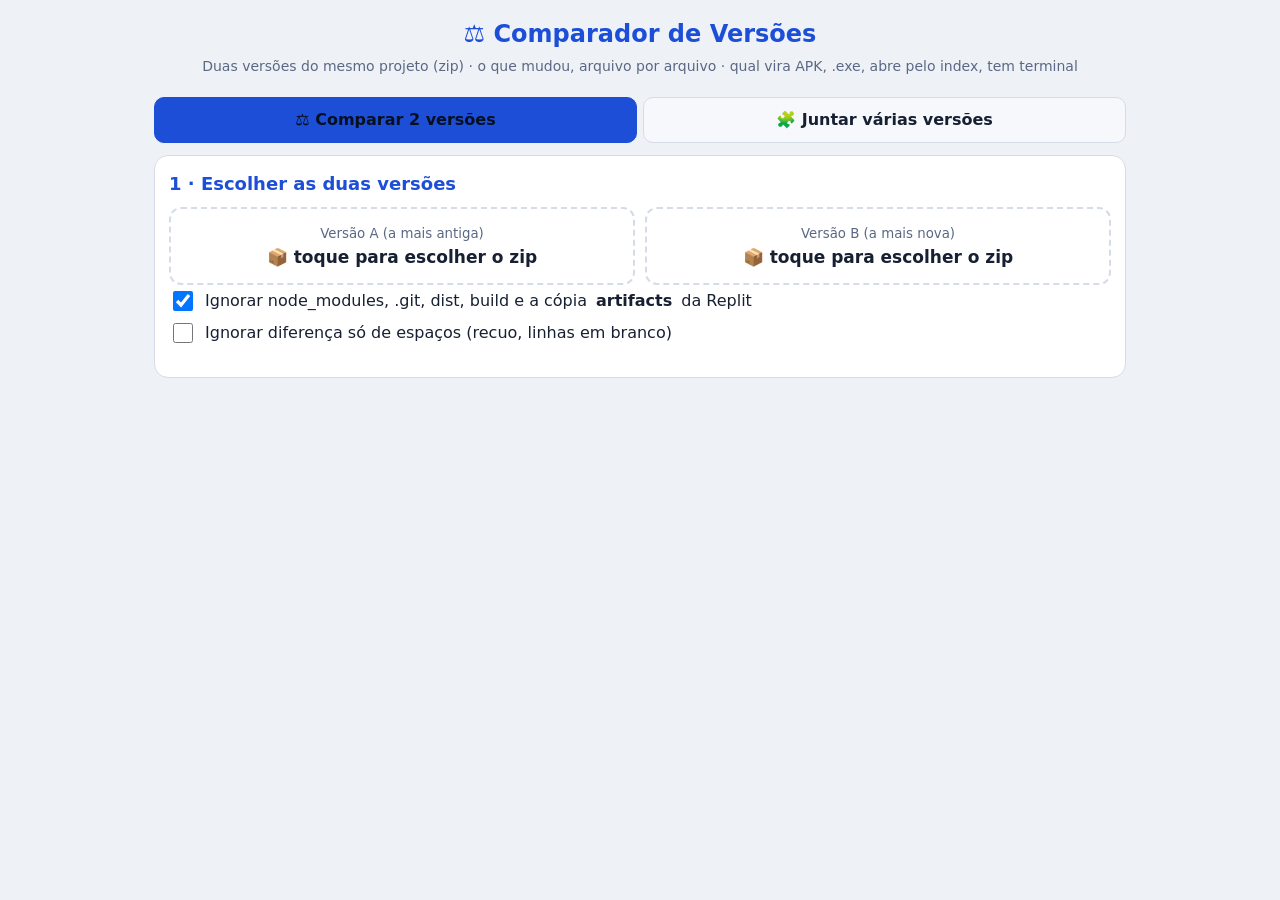
<file: app/ferramentas/comparador.html>
<!doctype html>
<html lang="pt-BR">
<head>
<meta charset="utf-8">
<meta name="viewport" content="width=device-width, initial-scale=1">
<meta name="theme-color" content="#101826">
<title>Comparador de Versões</title>
<style>
:root { --bg:#0d1420; --p:#151f30; --p2:#101826; --f:#e6ecf6; --m:#93a2bb; --l:#26334a; --az:#60a5fa; --v:#4ade80; --vf:#0f2d1d; --r:#f87171; --rf:#3a1717; --a:#fbbf24; }
@media (prefers-color-scheme: light) { :root:not([data-theme="dark"]) { --bg:#eef2f7; --p:#fff; --p2:#f6f8fb; --f:#172033; --m:#5b6884; --l:#d5dce8; --az:#1d4ed8; --v:#15803d; --vf:#e3f6e9; --r:#b91c1c; --rf:#fde8e8; --a:#a16207; } }
* { box-sizing:border-box; }
body { margin:0; background:var(--bg); color:var(--f); font:16px/1.5 system-ui,"Segoe UI",Roboto,sans-serif; }
header { padding:16px; text-align:center; } header h1 { margin:0; font-size:24px; color:var(--az); } header p { margin:4px 0 0; color:var(--m); font-size:14px; }
main { max-width:1000px; margin:0 auto; padding:0 14px 80px; }
.c { background:var(--p); border:1px solid var(--l); border-radius:14px; padding:14px; margin:12px 0; }
.c h2 { margin:0 0 10px; font-size:18px; color:var(--az); }
.duas { display:grid; grid-template-columns:1fr 1fr; gap:10px; } @media (max-width:640px) { .duas { grid-template-columns:1fr; } }
.lado { border:2px dashed var(--l); border-radius:12px; padding:12px; text-align:center; cursor:pointer; }
.lado.ok { border-style:solid; border-color:var(--az); }
.lado b { display:block; font-size:17px; word-break:break-all; } .lado small { color:var(--m); }
.bt { border:1px solid var(--l); background:var(--p2); color:var(--f); border-radius:10px; padding:10px 14px; font:inherit; cursor:pointer; min-height:42px; }
.bt.az { background:var(--az); border-color:var(--az); color:#06101f; font-weight:700; }
.mut { color:var(--m); font-size:14px; }
label.g { display:flex; gap:9px; align-items:center; padding:3px 0; } label.g input { width:20px; height:20px; }
.nums { display:grid; grid-template-columns:repeat(4,1fr); gap:8px; } @media (max-width:640px) { .nums { grid-template-columns:repeat(2,1fr); } }
.num { background:var(--p2); border:1px solid var(--l); border-radius:12px; padding:10px; text-align:center; cursor:pointer; }
.num b { display:block; font-size:24px; } .num span { color:var(--m); font-size:13px; } .num.on { outline:2px solid var(--az); }
table { width:100%; border-collapse:collapse; font-size:14px; } td, th { border-bottom:1px solid var(--l); padding:7px 6px; text-align:left; vertical-align:top; } th { color:var(--m); font-weight:600; }
.sim { color:var(--v); font-weight:700; } .nao { color:var(--m); }
.arq { display:flex; gap:8px; align-items:center; padding:8px 4px; border-bottom:1px solid var(--l); cursor:pointer; }
.arq code { flex:1; min-width:0; word-break:break-all; font:13px ui-monospace,Consolas,monospace; }
.etq { font-size:12px; padding:2px 8px; border-radius:999px; white-space:nowrap; font-weight:700; }
.e-mud { background:#3b2f0c; color:var(--a); } .e-a { background:var(--rf); color:var(--r); } .e-b { background:var(--vf); color:var(--v); } .e-ig { color:var(--m); }
input[type=search] { width:100%; font:inherit; padding:10px 12px; border-radius:10px; border:1px solid var(--l); background:var(--p2); color:var(--f); margin-bottom:6px; }
.diff { font:12.5px/1.5 ui-monospace,Consolas,monospace; background:var(--p2); border:1px solid var(--l); border-radius:10px; overflow:auto; max-height:70vh; }
.dl { display:grid; grid-template-columns:44px 44px 18px 1fr; white-space:pre-wrap; word-break:break-all; }
.dl span.n { color:var(--m); text-align:right; padding-right:6px; user-select:none; }
.dl.mais { background:var(--vf); } .dl.mais span.s { color:var(--v); } .dl.menos { background:var(--rf); } .dl.menos span.s { color:var(--r); }
.dl.pulo { color:var(--m); background:transparent; padding:4px 10px; display:block; font-style:italic; }
.abas { display:flex; gap:6px; margin:4px 0 6px; } .aba { flex:1; border:1px solid var(--l); background:var(--p2); color:var(--f); border-radius:10px; padding:10px; font:inherit; font-weight:600; cursor:pointer; } .aba.on { background:var(--az); color:#06101f; border-color:var(--az); }
.linha { display:flex; gap:6px; flex-wrap:wrap; margin:6px 0; }
.ver { display:flex; gap:8px; align-items:center; padding:8px; border-bottom:1px solid var(--l); cursor:pointer; } .ver.base { background:var(--p2); outline:1px solid var(--az); border-radius:8px; }
.ver b { flex:1; word-break:break-all; font-weight:600; }
.falta { border:1px solid var(--l); border-radius:10px; padding:10px; margin:8px 0; background:var(--p2); }
.falta pre { white-space:pre-wrap; word-break:break-all; font:12px/1.45 ui-monospace,monospace; max-height:220px; overflow:auto; background:var(--bg); border-radius:8px; padding:8px; }
.toast { position:fixed; left:50%; bottom:18px; transform:translateX(-50%); background:#020617; color:#fff; padding:10px 16px; border-radius:10px; z-index:9; }
</style>
</head>
<body>
<header><h1>⚖️ Comparador de Versões</h1><p>Duas versões do mesmo projeto (zip) · o que mudou, arquivo por arquivo · qual vira APK, .exe, abre pelo index, tem terminal</p></header>
<main>
  <div class="abas"><button class="aba on" data-aba="dois">⚖️ Comparar 2 versões</button><button class="aba" data-aba="varias">🧩 Juntar várias versões</button></div>
  <div id="sec-varias" hidden>
    <div class="c">
      <h2>1 · Colocar TODAS as versões</h2>
      <div class="lado" id="v-add">📦 <b>Toque para escolher os zips</b><small>pode escolher vários de uma vez (v1, v2, v3, a corrigida…)</small></div>
      <input type="file" id="v-arq" accept=".zip" multiple hidden>
      <div id="v-lista"></div>
      <label class="g"><input type="checkbox" id="v-ig" checked> Ignorar node_modules, .git, dist, build e a cópia <b>artifacts</b> da Replit</label>
      <p class="mut" id="v-st"></p>
    </div>
    <div class="c" id="v-res" hidden>
      <h2>2 · Rotas de API: quem tem o quê</h2>
      <p class="mut">✅ tem · — não tem. A coluna com ⭐ é a <b>base</b> (a versão que vai receber o que falta). Toque no nome de uma versão na lista acima para escolher outra base.</p>
      <div style="overflow-x:auto"><table id="v-rotas"></table></div>
      <h2 style="margin-top:18px">3 · A tela chama, mas o servidor da base NÃO tem</h2>
      <div id="v-faltam"></div>
      <h2 style="margin-top:18px">4 · Arquivos que existem em outras versões e faltam na base</h2>
      <p class="mut">Marque os que quer trazer. Vem sempre da versão mais nova que tem o arquivo.</p>
      <div class="linha"><button class="bt" id="v-todos">✅ Marcar todos</button><button class="bt" id="v-codigo">✅ Só os de código (.ts .tsx .js .json)</button><button class="bt" id="v-nenhum">⬜ Nenhum</button></div>
      <div id="v-arqs"></div>
      <div style="margin-top:12px"><button class="bt az" id="v-juntar">🧩 Montar a versão juntada (.zip)</button></div>
      <p class="mut">O zip juntado leva também o arquivo <b>O-QUE-FOI-JUNTADO.md</b> com tudo que entrou e o código das rotas que faltavam (para colar ou mandar para a IA).</p>
    </div>
  </div>
  <div id="sec-dois">
  <div class="c">
    <h2>1 · Escolher as duas versões</h2>
    <div class="duas">
      <div class="lado" id="lado-a"><small>Versão A (a mais antiga)</small><b id="nome-a">📦 toque para escolher o zip</b></div>
      <div class="lado" id="lado-b"><small>Versão B (a mais nova)</small><b id="nome-b">📦 toque para escolher o zip</b></div>
    </div>
    <input type="file" id="arq-a" accept=".zip" hidden><input type="file" id="arq-b" accept=".zip" hidden>
    <label class="g"><input type="checkbox" id="ig" checked> Ignorar node_modules, .git, dist, build e a cópia <b>artifacts</b> da Replit</label>
    <label class="g"><input type="checkbox" id="esp"> Ignorar diferença só de espaços (recuo, linhas em branco)</label>
    <p class="mut" id="st"></p>
  </div>

  <div class="c" id="cx-id" hidden>
    <h2>2 · Quem é cada versão</h2>
    <table id="tab-id"></table>
  </div>

  <div class="c" id="cx-res" hidden>
    <h2>3 · O que mudou</h2>
    <div class="nums" id="nums"></div>
    <p class="mut" id="resumo"></p>
    <input type="search" id="q" placeholder="Procurar arquivo… (ex.: server, index, App.tsx)">
    <div id="lista"></div>
    <div style="margin-top:10px"><button class="bt" id="baixar">⬇ Baixar o relatório (.md)</button></div>
  </div>

  <div class="c" id="cx-diff" hidden>
    <h2 id="diff-tit">Diferença</h2>
    <p class="mut">🟥 linha que saiu (só na A) · 🟩 linha que entrou (só na B) · o que é igual fica escondido</p>
    <div class="diff" id="diff"></div>
  </div>
  </div>
</main>

<script>
/*!

JSZip v3.10.1 - A JavaScript class for generating and reading zip files
<http://stuartk.com/jszip>

(c) 2009-2016 Stuart Knightley <stuart [at] stuartk.com>
Dual licenced under the MIT license or GPLv3. See https://raw.github.com/Stuk/jszip/main/LICENSE.markdown.

JSZip uses the library pako released under the MIT license :
https://github.com/nodeca/pako/blob/main/LICENSE
*/

!function(e){if("object"==typeof exports&&"undefined"!=typeof module)module.exports=e();else if("function"==typeof define&&define.amd)define([],e);else{("undefined"!=typeof window?window:"undefined"!=typeof global?global:"undefined"!=typeof self?self:this).JSZip=e()}}(function(){return function s(a,o,h){function u(r,e){if(!o[r]){if(!a[r]){var t="function"==typeof require&&require;if(!e&&t)return t(r,!0);if(l)return l(r,!0);var n=new Error("Cannot find module '"+r+"'");throw n.code="MODULE_NOT_FOUND",n}var i=o[r]={exports:{}};a[r][0].call(i.exports,function(e){var t=a[r][1][e];return u(t||e)},i,i.exports,s,a,o,h)}return o[r].exports}for(var l="function"==typeof require&&require,e=0;e<h.length;e++)u(h[e]);return u}({1:[function(e,t,r){"use strict";var d=e("./utils"),c=e("./support"),p="ABCDEFGHIJKLMNOPQRSTUVWXYZabcdefghijklmnopqrstuvwxyz0123456789+/=";r.encode=function(e){for(var t,r,n,i,s,a,o,h=[],u=0,l=e.length,f=l,c="string"!==d.getTypeOf(e);u<e.length;)f=l-u,n=c?(t=e[u++],r=u<l?e[u++]:0,u<l?e[u++]:0):(t=e.charCodeAt(u++),r=u<l?e.charCodeAt(u++):0,u<l?e.charCodeAt(u++):0),i=t>>2,s=(3&t)<<4|r>>4,a=1<f?(15&r)<<2|n>>6:64,o=2<f?63&n:64,h.push(p.charAt(i)+p.charAt(s)+p.charAt(a)+p.charAt(o));return h.join("")},r.decode=function(e){var t,r,n,i,s,a,o=0,h=0,u="data:";if(e.substr(0,u.length)===u)throw new Error("Invalid base64 input, it looks like a data url.");var l,f=3*(e=e.replace(/[^A-Za-z0-9+/=]/g,"")).length/4;if(e.charAt(e.length-1)===p.charAt(64)&&f--,e.charAt(e.length-2)===p.charAt(64)&&f--,f%1!=0)throw new Error("Invalid base64 input, bad content length.");for(l=c.uint8array?new Uint8Array(0|f):new Array(0|f);o<e.length;)t=p.indexOf(e.charAt(o++))<<2|(i=p.indexOf(e.charAt(o++)))>>4,r=(15&i)<<4|(s=p.indexOf(e.charAt(o++)))>>2,n=(3&s)<<6|(a=p.indexOf(e.charAt(o++))),l[h++]=t,64!==s&&(l[h++]=r),64!==a&&(l[h++]=n);return l}},{"./support":30,"./utils":32}],2:[function(e,t,r){"use strict";var n=e("./external"),i=e("./stream/DataWorker"),s=e("./stream/Crc32Probe"),a=e("./stream/DataLengthProbe");function o(e,t,r,n,i){this.compressedSize=e,this.uncompressedSize=t,this.crc32=r,this.compression=n,this.compressedContent=i}o.prototype={getContentWorker:function(){var e=new i(n.Promise.resolve(this.compressedContent)).pipe(this.compression.uncompressWorker()).pipe(new a("data_length")),t=this;return e.on("end",function(){if(this.streamInfo.data_length!==t.uncompressedSize)throw new Error("Bug : uncompressed data size mismatch")}),e},getCompressedWorker:function(){return new i(n.Promise.resolve(this.compressedContent)).withStreamInfo("compressedSize",this.compressedSize).withStreamInfo("uncompressedSize",this.uncompressedSize).withStreamInfo("crc32",this.crc32).withStreamInfo("compression",this.compression)}},o.createWorkerFrom=function(e,t,r){return e.pipe(new s).pipe(new a("uncompressedSize")).pipe(t.compressWorker(r)).pipe(new a("compressedSize")).withStreamInfo("compression",t)},t.exports=o},{"./external":6,"./stream/Crc32Probe":25,"./stream/DataLengthProbe":26,"./stream/DataWorker":27}],3:[function(e,t,r){"use strict";var n=e("./stream/GenericWorker");r.STORE={magic:"\0\0",compressWorker:function(){return new n("STORE compression")},uncompressWorker:function(){return new n("STORE decompression")}},r.DEFLATE=e("./flate")},{"./flate":7,"./stream/GenericWorker":28}],4:[function(e,t,r){"use strict";var n=e("./utils");var o=function(){for(var e,t=[],r=0;r<256;r++){e=r;for(var n=0;n<8;n++)e=1&e?3988292384^e>>>1:e>>>1;t[r]=e}return t}();t.exports=function(e,t){return void 0!==e&&e.length?"string"!==n.getTypeOf(e)?function(e,t,r,n){var i=o,s=n+r;e^=-1;for(var a=n;a<s;a++)e=e>>>8^i[255&(e^t[a])];return-1^e}(0|t,e,e.length,0):function(e,t,r,n){var i=o,s=n+r;e^=-1;for(var a=n;a<s;a++)e=e>>>8^i[255&(e^t.charCodeAt(a))];return-1^e}(0|t,e,e.length,0):0}},{"./utils":32}],5:[function(e,t,r){"use strict";r.base64=!1,r.binary=!1,r.dir=!1,r.createFolders=!0,r.date=null,r.compression=null,r.compressionOptions=null,r.comment=null,r.unixPermissions=null,r.dosPermissions=null},{}],6:[function(e,t,r){"use strict";var n=null;n="undefined"!=typeof Promise?Promise:e("lie"),t.exports={Promise:n}},{lie:37}],7:[function(e,t,r){"use strict";var n="undefined"!=typeof Uint8Array&&"undefined"!=typeof Uint16Array&&"undefined"!=typeof Uint32Array,i=e("pako"),s=e("./utils"),a=e("./stream/GenericWorker"),o=n?"uint8array":"array";function h(e,t){a.call(this,"FlateWorker/"+e),this._pako=null,this._pakoAction=e,this._pakoOptions=t,this.meta={}}r.magic="\b\0",s.inherits(h,a),h.prototype.processChunk=function(e){this.meta=e.meta,null===this._pako&&this._createPako(),this._pako.push(s.transformTo(o,e.data),!1)},h.prototype.flush=function(){a.prototype.flush.call(this),null===this._pako&&this._createPako(),this._pako.push([],!0)},h.prototype.cleanUp=function(){a.prototype.cleanUp.call(this),this._pako=null},h.prototype._createPako=function(){this._pako=new i[this._pakoAction]({raw:!0,level:this._pakoOptions.level||-1});var t=this;this._pako.onData=function(e){t.push({data:e,meta:t.meta})}},r.compressWorker=function(e){return new h("Deflate",e)},r.uncompressWorker=function(){return new h("Inflate",{})}},{"./stream/GenericWorker":28,"./utils":32,pako:38}],8:[function(e,t,r){"use strict";function A(e,t){var r,n="";for(r=0;r<t;r++)n+=String.fromCharCode(255&e),e>>>=8;return n}function n(e,t,r,n,i,s){var a,o,h=e.file,u=e.compression,l=s!==O.utf8encode,f=I.transformTo("string",s(h.name)),c=I.transformTo("string",O.utf8encode(h.name)),d=h.comment,p=I.transformTo("string",s(d)),m=I.transformTo("string",O.utf8encode(d)),_=c.length!==h.name.length,g=m.length!==d.length,b="",v="",y="",w=h.dir,k=h.date,x={crc32:0,compressedSize:0,uncompressedSize:0};t&&!r||(x.crc32=e.crc32,x.compressedSize=e.compressedSize,x.uncompressedSize=e.uncompressedSize);var S=0;t&&(S|=8),l||!_&&!g||(S|=2048);var z=0,C=0;w&&(z|=16),"UNIX"===i?(C=798,z|=function(e,t){var r=e;return e||(r=t?16893:33204),(65535&r)<<16}(h.unixPermissions,w)):(C=20,z|=function(e){return 63&(e||0)}(h.dosPermissions)),a=k.getUTCHours(),a<<=6,a|=k.getUTCMinutes(),a<<=5,a|=k.getUTCSeconds()/2,o=k.getUTCFullYear()-1980,o<<=4,o|=k.getUTCMonth()+1,o<<=5,o|=k.getUTCDate(),_&&(v=A(1,1)+A(B(f),4)+c,b+="up"+A(v.length,2)+v),g&&(y=A(1,1)+A(B(p),4)+m,b+="uc"+A(y.length,2)+y);var E="";return E+="\n\0",E+=A(S,2),E+=u.magic,E+=A(a,2),E+=A(o,2),E+=A(x.crc32,4),E+=A(x.compressedSize,4),E+=A(x.uncompressedSize,4),E+=A(f.length,2),E+=A(b.length,2),{fileRecord:R.LOCAL_FILE_HEADER+E+f+b,dirRecord:R.CENTRAL_FILE_HEADER+A(C,2)+E+A(p.length,2)+"\0\0\0\0"+A(z,4)+A(n,4)+f+b+p}}var I=e("../utils"),i=e("../stream/GenericWorker"),O=e("../utf8"),B=e("../crc32"),R=e("../signature");function s(e,t,r,n){i.call(this,"ZipFileWorker"),this.bytesWritten=0,this.zipComment=t,this.zipPlatform=r,this.encodeFileName=n,this.streamFiles=e,this.accumulate=!1,this.contentBuffer=[],this.dirRecords=[],this.currentSourceOffset=0,this.entriesCount=0,this.currentFile=null,this._sources=[]}I.inherits(s,i),s.prototype.push=function(e){var t=e.meta.percent||0,r=this.entriesCount,n=this._sources.length;this.accumulate?this.contentBuffer.push(e):(this.bytesWritten+=e.data.length,i.prototype.push.call(this,{data:e.data,meta:{currentFile:this.currentFile,percent:r?(t+100*(r-n-1))/r:100}}))},s.prototype.openedSource=function(e){this.currentSourceOffset=this.bytesWritten,this.currentFile=e.file.name;var t=this.streamFiles&&!e.file.dir;if(t){var r=n(e,t,!1,this.currentSourceOffset,this.zipPlatform,this.encodeFileName);this.push({data:r.fileRecord,meta:{percent:0}})}else this.accumulate=!0},s.prototype.closedSource=function(e){this.accumulate=!1;var t=this.streamFiles&&!e.file.dir,r=n(e,t,!0,this.currentSourceOffset,this.zipPlatform,this.encodeFileName);if(this.dirRecords.push(r.dirRecord),t)this.push({data:function(e){return R.DATA_DESCRIPTOR+A(e.crc32,4)+A(e.compressedSize,4)+A(e.uncompressedSize,4)}(e),meta:{percent:100}});else for(this.push({data:r.fileRecord,meta:{percent:0}});this.contentBuffer.length;)this.push(this.contentBuffer.shift());this.currentFile=null},s.prototype.flush=function(){for(var e=this.bytesWritten,t=0;t<this.dirRecords.length;t++)this.push({data:this.dirRecords[t],meta:{percent:100}});var r=this.bytesWritten-e,n=function(e,t,r,n,i){var s=I.transformTo("string",i(n));return R.CENTRAL_DIRECTORY_END+"\0\0\0\0"+A(e,2)+A(e,2)+A(t,4)+A(r,4)+A(s.length,2)+s}(this.dirRecords.length,r,e,this.zipComment,this.encodeFileName);this.push({data:n,meta:{percent:100}})},s.prototype.prepareNextSource=function(){this.previous=this._sources.shift(),this.openedSource(this.previous.streamInfo),this.isPaused?this.previous.pause():this.previous.resume()},s.prototype.registerPrevious=function(e){this._sources.push(e);var t=this;return e.on("data",function(e){t.processChunk(e)}),e.on("end",function(){t.closedSource(t.previous.streamInfo),t._sources.length?t.prepareNextSource():t.end()}),e.on("error",function(e){t.error(e)}),this},s.prototype.resume=function(){return!!i.prototype.resume.call(this)&&(!this.previous&&this._sources.length?(this.prepareNextSource(),!0):this.previous||this._sources.length||this.generatedError?void 0:(this.end(),!0))},s.prototype.error=function(e){var t=this._sources;if(!i.prototype.error.call(this,e))return!1;for(var r=0;r<t.length;r++)try{t[r].error(e)}catch(e){}return!0},s.prototype.lock=function(){i.prototype.lock.call(this);for(var e=this._sources,t=0;t<e.length;t++)e[t].lock()},t.exports=s},{"../crc32":4,"../signature":23,"../stream/GenericWorker":28,"../utf8":31,"../utils":32}],9:[function(e,t,r){"use strict";var u=e("../compressions"),n=e("./ZipFileWorker");r.generateWorker=function(e,a,t){var o=new n(a.streamFiles,t,a.platform,a.encodeFileName),h=0;try{e.forEach(function(e,t){h++;var r=function(e,t){var r=e||t,n=u[r];if(!n)throw new Error(r+" is not a valid compression method !");return n}(t.options.compression,a.compression),n=t.options.compressionOptions||a.compressionOptions||{},i=t.dir,s=t.date;t._compressWorker(r,n).withStreamInfo("file",{name:e,dir:i,date:s,comment:t.comment||"",unixPermissions:t.unixPermissions,dosPermissions:t.dosPermissions}).pipe(o)}),o.entriesCount=h}catch(e){o.error(e)}return o}},{"../compressions":3,"./ZipFileWorker":8}],10:[function(e,t,r){"use strict";function n(){if(!(this instanceof n))return new n;if(arguments.length)throw new Error("The constructor with parameters has been removed in JSZip 3.0, please check the upgrade guide.");this.files=Object.create(null),this.comment=null,this.root="",this.clone=function(){var e=new n;for(var t in this)"function"!=typeof this[t]&&(e[t]=this[t]);return e}}(n.prototype=e("./object")).loadAsync=e("./load"),n.support=e("./support"),n.defaults=e("./defaults"),n.version="3.10.1",n.loadAsync=function(e,t){return(new n).loadAsync(e,t)},n.external=e("./external"),t.exports=n},{"./defaults":5,"./external":6,"./load":11,"./object":15,"./support":30}],11:[function(e,t,r){"use strict";var u=e("./utils"),i=e("./external"),n=e("./utf8"),s=e("./zipEntries"),a=e("./stream/Crc32Probe"),l=e("./nodejsUtils");function f(n){return new i.Promise(function(e,t){var r=n.decompressed.getContentWorker().pipe(new a);r.on("error",function(e){t(e)}).on("end",function(){r.streamInfo.crc32!==n.decompressed.crc32?t(new Error("Corrupted zip : CRC32 mismatch")):e()}).resume()})}t.exports=function(e,o){var h=this;return o=u.extend(o||{},{base64:!1,checkCRC32:!1,optimizedBinaryString:!1,createFolders:!1,decodeFileName:n.utf8decode}),l.isNode&&l.isStream(e)?i.Promise.reject(new Error("JSZip can't accept a stream when loading a zip file.")):u.prepareContent("the loaded zip file",e,!0,o.optimizedBinaryString,o.base64).then(function(e){var t=new s(o);return t.load(e),t}).then(function(e){var t=[i.Promise.resolve(e)],r=e.files;if(o.checkCRC32)for(var n=0;n<r.length;n++)t.push(f(r[n]));return i.Promise.all(t)}).then(function(e){for(var t=e.shift(),r=t.files,n=0;n<r.length;n++){var i=r[n],s=i.fileNameStr,a=u.resolve(i.fileNameStr);h.file(a,i.decompressed,{binary:!0,optimizedBinaryString:!0,date:i.date,dir:i.dir,comment:i.fileCommentStr.length?i.fileCommentStr:null,unixPermissions:i.unixPermissions,dosPermissions:i.dosPermissions,createFolders:o.createFolders}),i.dir||(h.file(a).unsafeOriginalName=s)}return t.zipComment.length&&(h.comment=t.zipComment),h})}},{"./external":6,"./nodejsUtils":14,"./stream/Crc32Probe":25,"./utf8":31,"./utils":32,"./zipEntries":33}],12:[function(e,t,r){"use strict";var n=e("../utils"),i=e("../stream/GenericWorker");function s(e,t){i.call(this,"Nodejs stream input adapter for "+e),this._upstreamEnded=!1,this._bindStream(t)}n.inherits(s,i),s.prototype._bindStream=function(e){var t=this;(this._stream=e).pause(),e.on("data",function(e){t.push({data:e,meta:{percent:0}})}).on("error",function(e){t.isPaused?this.generatedError=e:t.error(e)}).on("end",function(){t.isPaused?t._upstreamEnded=!0:t.end()})},s.prototype.pause=function(){return!!i.prototype.pause.call(this)&&(this._stream.pause(),!0)},s.prototype.resume=function(){return!!i.prototype.resume.call(this)&&(this._upstreamEnded?this.end():this._stream.resume(),!0)},t.exports=s},{"../stream/GenericWorker":28,"../utils":32}],13:[function(e,t,r){"use strict";var i=e("readable-stream").Readable;function n(e,t,r){i.call(this,t),this._helper=e;var n=this;e.on("data",function(e,t){n.push(e)||n._helper.pause(),r&&r(t)}).on("error",function(e){n.emit("error",e)}).on("end",function(){n.push(null)})}e("../utils").inherits(n,i),n.prototype._read=function(){this._helper.resume()},t.exports=n},{"../utils":32,"readable-stream":16}],14:[function(e,t,r){"use strict";t.exports={isNode:"undefined"!=typeof Buffer,newBufferFrom:function(e,t){if(Buffer.from&&Buffer.from!==Uint8Array.from)return Buffer.from(e,t);if("number"==typeof e)throw new Error('The "data" argument must not be a number');return new Buffer(e,t)},allocBuffer:function(e){if(Buffer.alloc)return Buffer.alloc(e);var t=new Buffer(e);return t.fill(0),t},isBuffer:function(e){return Buffer.isBuffer(e)},isStream:function(e){return e&&"function"==typeof e.on&&"function"==typeof e.pause&&"function"==typeof e.resume}}},{}],15:[function(e,t,r){"use strict";function s(e,t,r){var n,i=u.getTypeOf(t),s=u.extend(r||{},f);s.date=s.date||new Date,null!==s.compression&&(s.compression=s.compression.toUpperCase()),"string"==typeof s.unixPermissions&&(s.unixPermissions=parseInt(s.unixPermissions,8)),s.unixPermissions&&16384&s.unixPermissions&&(s.dir=!0),s.dosPermissions&&16&s.dosPermissions&&(s.dir=!0),s.dir&&(e=g(e)),s.createFolders&&(n=_(e))&&b.call(this,n,!0);var a="string"===i&&!1===s.binary&&!1===s.base64;r&&void 0!==r.binary||(s.binary=!a),(t instanceof c&&0===t.uncompressedSize||s.dir||!t||0===t.length)&&(s.base64=!1,s.binary=!0,t="",s.compression="STORE",i="string");var o=null;o=t instanceof c||t instanceof l?t:p.isNode&&p.isStream(t)?new m(e,t):u.prepareContent(e,t,s.binary,s.optimizedBinaryString,s.base64);var h=new d(e,o,s);this.files[e]=h}var i=e("./utf8"),u=e("./utils"),l=e("./stream/GenericWorker"),a=e("./stream/StreamHelper"),f=e("./defaults"),c=e("./compressedObject"),d=e("./zipObject"),o=e("./generate"),p=e("./nodejsUtils"),m=e("./nodejs/NodejsStreamInputAdapter"),_=function(e){"/"===e.slice(-1)&&(e=e.substring(0,e.length-1));var t=e.lastIndexOf("/");return 0<t?e.substring(0,t):""},g=function(e){return"/"!==e.slice(-1)&&(e+="/"),e},b=function(e,t){return t=void 0!==t?t:f.createFolders,e=g(e),this.files[e]||s.call(this,e,null,{dir:!0,createFolders:t}),this.files[e]};function h(e){return"[object RegExp]"===Object.prototype.toString.call(e)}var n={load:function(){throw new Error("This method has been removed in JSZip 3.0, please check the upgrade guide.")},forEach:function(e){var t,r,n;for(t in this.files)n=this.files[t],(r=t.slice(this.root.length,t.length))&&t.slice(0,this.root.length)===this.root&&e(r,n)},filter:function(r){var n=[];return this.forEach(function(e,t){r(e,t)&&n.push(t)}),n},file:function(e,t,r){if(1!==arguments.length)return e=this.root+e,s.call(this,e,t,r),this;if(h(e)){var n=e;return this.filter(function(e,t){return!t.dir&&n.test(e)})}var i=this.files[this.root+e];return i&&!i.dir?i:null},folder:function(r){if(!r)return this;if(h(r))return this.filter(function(e,t){return t.dir&&r.test(e)});var e=this.root+r,t=b.call(this,e),n=this.clone();return n.root=t.name,n},remove:function(r){r=this.root+r;var e=this.files[r];if(e||("/"!==r.slice(-1)&&(r+="/"),e=this.files[r]),e&&!e.dir)delete this.files[r];else for(var t=this.filter(function(e,t){return t.name.slice(0,r.length)===r}),n=0;n<t.length;n++)delete this.files[t[n].name];return this},generate:function(){throw new Error("This method has been removed in JSZip 3.0, please check the upgrade guide.")},generateInternalStream:function(e){var t,r={};try{if((r=u.extend(e||{},{streamFiles:!1,compression:"STORE",compressionOptions:null,type:"",platform:"DOS",comment:null,mimeType:"application/zip",encodeFileName:i.utf8encode})).type=r.type.toLowerCase(),r.compression=r.compression.toUpperCase(),"binarystring"===r.type&&(r.type="string"),!r.type)throw new Error("No output type specified.");u.checkSupport(r.type),"darwin"!==r.platform&&"freebsd"!==r.platform&&"linux"!==r.platform&&"sunos"!==r.platform||(r.platform="UNIX"),"win32"===r.platform&&(r.platform="DOS");var n=r.comment||this.comment||"";t=o.generateWorker(this,r,n)}catch(e){(t=new l("error")).error(e)}return new a(t,r.type||"string",r.mimeType)},generateAsync:function(e,t){return this.generateInternalStream(e).accumulate(t)},generateNodeStream:function(e,t){return(e=e||{}).type||(e.type="nodebuffer"),this.generateInternalStream(e).toNodejsStream(t)}};t.exports=n},{"./compressedObject":2,"./defaults":5,"./generate":9,"./nodejs/NodejsStreamInputAdapter":12,"./nodejsUtils":14,"./stream/GenericWorker":28,"./stream/StreamHelper":29,"./utf8":31,"./utils":32,"./zipObject":35}],16:[function(e,t,r){"use strict";t.exports=e("stream")},{stream:void 0}],17:[function(e,t,r){"use strict";var n=e("./DataReader");function i(e){n.call(this,e);for(var t=0;t<this.data.length;t++)e[t]=255&e[t]}e("../utils").inherits(i,n),i.prototype.byteAt=function(e){return this.data[this.zero+e]},i.prototype.lastIndexOfSignature=function(e){for(var t=e.charCodeAt(0),r=e.charCodeAt(1),n=e.charCodeAt(2),i=e.charCodeAt(3),s=this.length-4;0<=s;--s)if(this.data[s]===t&&this.data[s+1]===r&&this.data[s+2]===n&&this.data[s+3]===i)return s-this.zero;return-1},i.prototype.readAndCheckSignature=function(e){var t=e.charCodeAt(0),r=e.charCodeAt(1),n=e.charCodeAt(2),i=e.charCodeAt(3),s=this.readData(4);return t===s[0]&&r===s[1]&&n===s[2]&&i===s[3]},i.prototype.readData=function(e){if(this.checkOffset(e),0===e)return[];var t=this.data.slice(this.zero+this.index,this.zero+this.index+e);return this.index+=e,t},t.exports=i},{"../utils":32,"./DataReader":18}],18:[function(e,t,r){"use strict";var n=e("../utils");function i(e){this.data=e,this.length=e.length,this.index=0,this.zero=0}i.prototype={checkOffset:function(e){this.checkIndex(this.index+e)},checkIndex:function(e){if(this.length<this.zero+e||e<0)throw new Error("End of data reached (data length = "+this.length+", asked index = "+e+"). Corrupted zip ?")},setIndex:function(e){this.checkIndex(e),this.index=e},skip:function(e){this.setIndex(this.index+e)},byteAt:function(){},readInt:function(e){var t,r=0;for(this.checkOffset(e),t=this.index+e-1;t>=this.index;t--)r=(r<<8)+this.byteAt(t);return this.index+=e,r},readString:function(e){return n.transformTo("string",this.readData(e))},readData:function(){},lastIndexOfSignature:function(){},readAndCheckSignature:function(){},readDate:function(){var e=this.readInt(4);return new Date(Date.UTC(1980+(e>>25&127),(e>>21&15)-1,e>>16&31,e>>11&31,e>>5&63,(31&e)<<1))}},t.exports=i},{"../utils":32}],19:[function(e,t,r){"use strict";var n=e("./Uint8ArrayReader");function i(e){n.call(this,e)}e("../utils").inherits(i,n),i.prototype.readData=function(e){this.checkOffset(e);var t=this.data.slice(this.zero+this.index,this.zero+this.index+e);return this.index+=e,t},t.exports=i},{"../utils":32,"./Uint8ArrayReader":21}],20:[function(e,t,r){"use strict";var n=e("./DataReader");function i(e){n.call(this,e)}e("../utils").inherits(i,n),i.prototype.byteAt=function(e){return this.data.charCodeAt(this.zero+e)},i.prototype.lastIndexOfSignature=function(e){return this.data.lastIndexOf(e)-this.zero},i.prototype.readAndCheckSignature=function(e){return e===this.readData(4)},i.prototype.readData=function(e){this.checkOffset(e);var t=this.data.slice(this.zero+this.index,this.zero+this.index+e);return this.index+=e,t},t.exports=i},{"../utils":32,"./DataReader":18}],21:[function(e,t,r){"use strict";var n=e("./ArrayReader");function i(e){n.call(this,e)}e("../utils").inherits(i,n),i.prototype.readData=function(e){if(this.checkOffset(e),0===e)return new Uint8Array(0);var t=this.data.subarray(this.zero+this.index,this.zero+this.index+e);return this.index+=e,t},t.exports=i},{"../utils":32,"./ArrayReader":17}],22:[function(e,t,r){"use strict";var n=e("../utils"),i=e("../support"),s=e("./ArrayReader"),a=e("./StringReader"),o=e("./NodeBufferReader"),h=e("./Uint8ArrayReader");t.exports=function(e){var t=n.getTypeOf(e);return n.checkSupport(t),"string"!==t||i.uint8array?"nodebuffer"===t?new o(e):i.uint8array?new h(n.transformTo("uint8array",e)):new s(n.transformTo("array",e)):new a(e)}},{"../support":30,"../utils":32,"./ArrayReader":17,"./NodeBufferReader":19,"./StringReader":20,"./Uint8ArrayReader":21}],23:[function(e,t,r){"use strict";r.LOCAL_FILE_HEADER="PK",r.CENTRAL_FILE_HEADER="PK",r.CENTRAL_DIRECTORY_END="PK",r.ZIP64_CENTRAL_DIRECTORY_LOCATOR="PK",r.ZIP64_CENTRAL_DIRECTORY_END="PK",r.DATA_DESCRIPTOR="PK\b"},{}],24:[function(e,t,r){"use strict";var n=e("./GenericWorker"),i=e("../utils");function s(e){n.call(this,"ConvertWorker to "+e),this.destType=e}i.inherits(s,n),s.prototype.processChunk=function(e){this.push({data:i.transformTo(this.destType,e.data),meta:e.meta})},t.exports=s},{"../utils":32,"./GenericWorker":28}],25:[function(e,t,r){"use strict";var n=e("./GenericWorker"),i=e("../crc32");function s(){n.call(this,"Crc32Probe"),this.withStreamInfo("crc32",0)}e("../utils").inherits(s,n),s.prototype.processChunk=function(e){this.streamInfo.crc32=i(e.data,this.streamInfo.crc32||0),this.push(e)},t.exports=s},{"../crc32":4,"../utils":32,"./GenericWorker":28}],26:[function(e,t,r){"use strict";var n=e("../utils"),i=e("./GenericWorker");function s(e){i.call(this,"DataLengthProbe for "+e),this.propName=e,this.withStreamInfo(e,0)}n.inherits(s,i),s.prototype.processChunk=function(e){if(e){var t=this.streamInfo[this.propName]||0;this.streamInfo[this.propName]=t+e.data.length}i.prototype.processChunk.call(this,e)},t.exports=s},{"../utils":32,"./GenericWorker":28}],27:[function(e,t,r){"use strict";var n=e("../utils"),i=e("./GenericWorker");function s(e){i.call(this,"DataWorker");var t=this;this.dataIsReady=!1,this.index=0,this.max=0,this.data=null,this.type="",this._tickScheduled=!1,e.then(function(e){t.dataIsReady=!0,t.data=e,t.max=e&&e.length||0,t.type=n.getTypeOf(e),t.isPaused||t._tickAndRepeat()},function(e){t.error(e)})}n.inherits(s,i),s.prototype.cleanUp=function(){i.prototype.cleanUp.call(this),this.data=null},s.prototype.resume=function(){return!!i.prototype.resume.call(this)&&(!this._tickScheduled&&this.dataIsReady&&(this._tickScheduled=!0,n.delay(this._tickAndRepeat,[],this)),!0)},s.prototype._tickAndRepeat=function(){this._tickScheduled=!1,this.isPaused||this.isFinished||(this._tick(),this.isFinished||(n.delay(this._tickAndRepeat,[],this),this._tickScheduled=!0))},s.prototype._tick=function(){if(this.isPaused||this.isFinished)return!1;var e=null,t=Math.min(this.max,this.index+16384);if(this.index>=this.max)return this.end();switch(this.type){case"string":e=this.data.substring(this.index,t);break;case"uint8array":e=this.data.subarray(this.index,t);break;case"array":case"nodebuffer":e=this.data.slice(this.index,t)}return this.index=t,this.push({data:e,meta:{percent:this.max?this.index/this.max*100:0}})},t.exports=s},{"../utils":32,"./GenericWorker":28}],28:[function(e,t,r){"use strict";function n(e){this.name=e||"default",this.streamInfo={},this.generatedError=null,this.extraStreamInfo={},this.isPaused=!0,this.isFinished=!1,this.isLocked=!1,this._listeners={data:[],end:[],error:[]},this.previous=null}n.prototype={push:function(e){this.emit("data",e)},end:function(){if(this.isFinished)return!1;this.flush();try{this.emit("end"),this.cleanUp(),this.isFinished=!0}catch(e){this.emit("error",e)}return!0},error:function(e){return!this.isFinished&&(this.isPaused?this.generatedError=e:(this.isFinished=!0,this.emit("error",e),this.previous&&this.previous.error(e),this.cleanUp()),!0)},on:function(e,t){return this._listeners[e].push(t),this},cleanUp:function(){this.streamInfo=this.generatedError=this.extraStreamInfo=null,this._listeners=[]},emit:function(e,t){if(this._listeners[e])for(var r=0;r<this._listeners[e].length;r++)this._listeners[e][r].call(this,t)},pipe:function(e){return e.registerPrevious(this)},registerPrevious:function(e){if(this.isLocked)throw new Error("The stream '"+this+"' has already been used.");this.streamInfo=e.streamInfo,this.mergeStreamInfo(),this.previous=e;var t=this;return e.on("data",function(e){t.processChunk(e)}),e.on("end",function(){t.end()}),e.on("error",function(e){t.error(e)}),this},pause:function(){return!this.isPaused&&!this.isFinished&&(this.isPaused=!0,this.previous&&this.previous.pause(),!0)},resume:function(){if(!this.isPaused||this.isFinished)return!1;var e=this.isPaused=!1;return this.generatedError&&(this.error(this.generatedError),e=!0),this.previous&&this.previous.resume(),!e},flush:function(){},processChunk:function(e){this.push(e)},withStreamInfo:function(e,t){return this.extraStreamInfo[e]=t,this.mergeStreamInfo(),this},mergeStreamInfo:function(){for(var e in this.extraStreamInfo)Object.prototype.hasOwnProperty.call(this.extraStreamInfo,e)&&(this.streamInfo[e]=this.extraStreamInfo[e])},lock:function(){if(this.isLocked)throw new Error("The stream '"+this+"' has already been used.");this.isLocked=!0,this.previous&&this.previous.lock()},toString:function(){var e="Worker "+this.name;return this.previous?this.previous+" -> "+e:e}},t.exports=n},{}],29:[function(e,t,r){"use strict";var h=e("../utils"),i=e("./ConvertWorker"),s=e("./GenericWorker"),u=e("../base64"),n=e("../support"),a=e("../external"),o=null;if(n.nodestream)try{o=e("../nodejs/NodejsStreamOutputAdapter")}catch(e){}function l(e,o){return new a.Promise(function(t,r){var n=[],i=e._internalType,s=e._outputType,a=e._mimeType;e.on("data",function(e,t){n.push(e),o&&o(t)}).on("error",function(e){n=[],r(e)}).on("end",function(){try{var e=function(e,t,r){switch(e){case"blob":return h.newBlob(h.transformTo("arraybuffer",t),r);case"base64":return u.encode(t);default:return h.transformTo(e,t)}}(s,function(e,t){var r,n=0,i=null,s=0;for(r=0;r<t.length;r++)s+=t[r].length;switch(e){case"string":return t.join("");case"array":return Array.prototype.concat.apply([],t);case"uint8array":for(i=new Uint8Array(s),r=0;r<t.length;r++)i.set(t[r],n),n+=t[r].length;return i;case"nodebuffer":return Buffer.concat(t);default:throw new Error("concat : unsupported type '"+e+"'")}}(i,n),a);t(e)}catch(e){r(e)}n=[]}).resume()})}function f(e,t,r){var n=t;switch(t){case"blob":case"arraybuffer":n="uint8array";break;case"base64":n="string"}try{this._internalType=n,this._outputType=t,this._mimeType=r,h.checkSupport(n),this._worker=e.pipe(new i(n)),e.lock()}catch(e){this._worker=new s("error"),this._worker.error(e)}}f.prototype={accumulate:function(e){return l(this,e)},on:function(e,t){var r=this;return"data"===e?this._worker.on(e,function(e){t.call(r,e.data,e.meta)}):this._worker.on(e,function(){h.delay(t,arguments,r)}),this},resume:function(){return h.delay(this._worker.resume,[],this._worker),this},pause:function(){return this._worker.pause(),this},toNodejsStream:function(e){if(h.checkSupport("nodestream"),"nodebuffer"!==this._outputType)throw new Error(this._outputType+" is not supported by this method");return new o(this,{objectMode:"nodebuffer"!==this._outputType},e)}},t.exports=f},{"../base64":1,"../external":6,"../nodejs/NodejsStreamOutputAdapter":13,"../support":30,"../utils":32,"./ConvertWorker":24,"./GenericWorker":28}],30:[function(e,t,r){"use strict";if(r.base64=!0,r.array=!0,r.string=!0,r.arraybuffer="undefined"!=typeof ArrayBuffer&&"undefined"!=typeof Uint8Array,r.nodebuffer="undefined"!=typeof Buffer,r.uint8array="undefined"!=typeof Uint8Array,"undefined"==typeof ArrayBuffer)r.blob=!1;else{var n=new ArrayBuffer(0);try{r.blob=0===new Blob([n],{type:"application/zip"}).size}catch(e){try{var i=new(self.BlobBuilder||self.WebKitBlobBuilder||self.MozBlobBuilder||self.MSBlobBuilder);i.append(n),r.blob=0===i.getBlob("application/zip").size}catch(e){r.blob=!1}}}try{r.nodestream=!!e("readable-stream").Readable}catch(e){r.nodestream=!1}},{"readable-stream":16}],31:[function(e,t,s){"use strict";for(var o=e("./utils"),h=e("./support"),r=e("./nodejsUtils"),n=e("./stream/GenericWorker"),u=new Array(256),i=0;i<256;i++)u[i]=252<=i?6:248<=i?5:240<=i?4:224<=i?3:192<=i?2:1;u[254]=u[254]=1;function a(){n.call(this,"utf-8 decode"),this.leftOver=null}function l(){n.call(this,"utf-8 encode")}s.utf8encode=function(e){return h.nodebuffer?r.newBufferFrom(e,"utf-8"):function(e){var t,r,n,i,s,a=e.length,o=0;for(i=0;i<a;i++)55296==(64512&(r=e.charCodeAt(i)))&&i+1<a&&56320==(64512&(n=e.charCodeAt(i+1)))&&(r=65536+(r-55296<<10)+(n-56320),i++),o+=r<128?1:r<2048?2:r<65536?3:4;for(t=h.uint8array?new Uint8Array(o):new Array(o),i=s=0;s<o;i++)55296==(64512&(r=e.charCodeAt(i)))&&i+1<a&&56320==(64512&(n=e.charCodeAt(i+1)))&&(r=65536+(r-55296<<10)+(n-56320),i++),r<128?t[s++]=r:(r<2048?t[s++]=192|r>>>6:(r<65536?t[s++]=224|r>>>12:(t[s++]=240|r>>>18,t[s++]=128|r>>>12&63),t[s++]=128|r>>>6&63),t[s++]=128|63&r);return t}(e)},s.utf8decode=function(e){return h.nodebuffer?o.transformTo("nodebuffer",e).toString("utf-8"):function(e){var t,r,n,i,s=e.length,a=new Array(2*s);for(t=r=0;t<s;)if((n=e[t++])<128)a[r++]=n;else if(4<(i=u[n]))a[r++]=65533,t+=i-1;else{for(n&=2===i?31:3===i?15:7;1<i&&t<s;)n=n<<6|63&e[t++],i--;1<i?a[r++]=65533:n<65536?a[r++]=n:(n-=65536,a[r++]=55296|n>>10&1023,a[r++]=56320|1023&n)}return a.length!==r&&(a.subarray?a=a.subarray(0,r):a.length=r),o.applyFromCharCode(a)}(e=o.transformTo(h.uint8array?"uint8array":"array",e))},o.inherits(a,n),a.prototype.processChunk=function(e){var t=o.transformTo(h.uint8array?"uint8array":"array",e.data);if(this.leftOver&&this.leftOver.length){if(h.uint8array){var r=t;(t=new Uint8Array(r.length+this.leftOver.length)).set(this.leftOver,0),t.set(r,this.leftOver.length)}else t=this.leftOver.concat(t);this.leftOver=null}var n=function(e,t){var r;for((t=t||e.length)>e.length&&(t=e.length),r=t-1;0<=r&&128==(192&e[r]);)r--;return r<0?t:0===r?t:r+u[e[r]]>t?r:t}(t),i=t;n!==t.length&&(h.uint8array?(i=t.subarray(0,n),this.leftOver=t.subarray(n,t.length)):(i=t.slice(0,n),this.leftOver=t.slice(n,t.length))),this.push({data:s.utf8decode(i),meta:e.meta})},a.prototype.flush=function(){this.leftOver&&this.leftOver.length&&(this.push({data:s.utf8decode(this.leftOver),meta:{}}),this.leftOver=null)},s.Utf8DecodeWorker=a,o.inherits(l,n),l.prototype.processChunk=function(e){this.push({data:s.utf8encode(e.data),meta:e.meta})},s.Utf8EncodeWorker=l},{"./nodejsUtils":14,"./stream/GenericWorker":28,"./support":30,"./utils":32}],32:[function(e,t,a){"use strict";var o=e("./support"),h=e("./base64"),r=e("./nodejsUtils"),u=e("./external");function n(e){return e}function l(e,t){for(var r=0;r<e.length;++r)t[r]=255&e.charCodeAt(r);return t}e("setimmediate"),a.newBlob=function(t,r){a.checkSupport("blob");try{return new Blob([t],{type:r})}catch(e){try{var n=new(self.BlobBuilder||self.WebKitBlobBuilder||self.MozBlobBuilder||self.MSBlobBuilder);return n.append(t),n.getBlob(r)}catch(e){throw new Error("Bug : can't construct the Blob.")}}};var i={stringifyByChunk:function(e,t,r){var n=[],i=0,s=e.length;if(s<=r)return String.fromCharCode.apply(null,e);for(;i<s;)"array"===t||"nodebuffer"===t?n.push(String.fromCharCode.apply(null,e.slice(i,Math.min(i+r,s)))):n.push(String.fromCharCode.apply(null,e.subarray(i,Math.min(i+r,s)))),i+=r;return n.join("")},stringifyByChar:function(e){for(var t="",r=0;r<e.length;r++)t+=String.fromCharCode(e[r]);return t},applyCanBeUsed:{uint8array:function(){try{return o.uint8array&&1===String.fromCharCode.apply(null,new Uint8Array(1)).length}catch(e){return!1}}(),nodebuffer:function(){try{return o.nodebuffer&&1===String.fromCharCode.apply(null,r.allocBuffer(1)).length}catch(e){return!1}}()}};function s(e){var t=65536,r=a.getTypeOf(e),n=!0;if("uint8array"===r?n=i.applyCanBeUsed.uint8array:"nodebuffer"===r&&(n=i.applyCanBeUsed.nodebuffer),n)for(;1<t;)try{return i.stringifyByChunk(e,r,t)}catch(e){t=Math.floor(t/2)}return i.stringifyByChar(e)}function f(e,t){for(var r=0;r<e.length;r++)t[r]=e[r];return t}a.applyFromCharCode=s;var c={};c.string={string:n,array:function(e){return l(e,new Array(e.length))},arraybuffer:function(e){return c.string.uint8array(e).buffer},uint8array:function(e){return l(e,new Uint8Array(e.length))},nodebuffer:function(e){return l(e,r.allocBuffer(e.length))}},c.array={string:s,array:n,arraybuffer:function(e){return new Uint8Array(e).buffer},uint8array:function(e){return new Uint8Array(e)},nodebuffer:function(e){return r.newBufferFrom(e)}},c.arraybuffer={string:function(e){return s(new Uint8Array(e))},array:function(e){return f(new Uint8Array(e),new Array(e.byteLength))},arraybuffer:n,uint8array:function(e){return new Uint8Array(e)},nodebuffer:function(e){return r.newBufferFrom(new Uint8Array(e))}},c.uint8array={string:s,array:function(e){return f(e,new Array(e.length))},arraybuffer:function(e){return e.buffer},uint8array:n,nodebuffer:function(e){return r.newBufferFrom(e)}},c.nodebuffer={string:s,array:function(e){return f(e,new Array(e.length))},arraybuffer:function(e){return c.nodebuffer.uint8array(e).buffer},uint8array:function(e){return f(e,new Uint8Array(e.length))},nodebuffer:n},a.transformTo=function(e,t){if(t=t||"",!e)return t;a.checkSupport(e);var r=a.getTypeOf(t);return c[r][e](t)},a.resolve=function(e){for(var t=e.split("/"),r=[],n=0;n<t.length;n++){var i=t[n];"."===i||""===i&&0!==n&&n!==t.length-1||(".."===i?r.pop():r.push(i))}return r.join("/")},a.getTypeOf=function(e){return"string"==typeof e?"string":"[object Array]"===Object.prototype.toString.call(e)?"array":o.nodebuffer&&r.isBuffer(e)?"nodebuffer":o.uint8array&&e instanceof Uint8Array?"uint8array":o.arraybuffer&&e instanceof ArrayBuffer?"arraybuffer":void 0},a.checkSupport=function(e){if(!o[e.toLowerCase()])throw new Error(e+" is not supported by this platform")},a.MAX_VALUE_16BITS=65535,a.MAX_VALUE_32BITS=-1,a.pretty=function(e){var t,r,n="";for(r=0;r<(e||"").length;r++)n+="\\x"+((t=e.charCodeAt(r))<16?"0":"")+t.toString(16).toUpperCase();return n},a.delay=function(e,t,r){setImmediate(function(){e.apply(r||null,t||[])})},a.inherits=function(e,t){function r(){}r.prototype=t.prototype,e.prototype=new r},a.extend=function(){var e,t,r={};for(e=0;e<arguments.length;e++)for(t in arguments[e])Object.prototype.hasOwnProperty.call(arguments[e],t)&&void 0===r[t]&&(r[t]=arguments[e][t]);return r},a.prepareContent=function(r,e,n,i,s){return u.Promise.resolve(e).then(function(n){return o.blob&&(n instanceof Blob||-1!==["[object File]","[object Blob]"].indexOf(Object.prototype.toString.call(n)))&&"undefined"!=typeof FileReader?new u.Promise(function(t,r){var e=new FileReader;e.onload=function(e){t(e.target.result)},e.onerror=function(e){r(e.target.error)},e.readAsArrayBuffer(n)}):n}).then(function(e){var t=a.getTypeOf(e);return t?("arraybuffer"===t?e=a.transformTo("uint8array",e):"string"===t&&(s?e=h.decode(e):n&&!0!==i&&(e=function(e){return l(e,o.uint8array?new Uint8Array(e.length):new Array(e.length))}(e))),e):u.Promise.reject(new Error("Can't read the data of '"+r+"'. Is it in a supported JavaScript type (String, Blob, ArrayBuffer, etc) ?"))})}},{"./base64":1,"./external":6,"./nodejsUtils":14,"./support":30,setimmediate:54}],33:[function(e,t,r){"use strict";var n=e("./reader/readerFor"),i=e("./utils"),s=e("./signature"),a=e("./zipEntry"),o=e("./support");function h(e){this.files=[],this.loadOptions=e}h.prototype={checkSignature:function(e){if(!this.reader.readAndCheckSignature(e)){this.reader.index-=4;var t=this.reader.readString(4);throw new Error("Corrupted zip or bug: unexpected signature ("+i.pretty(t)+", expected "+i.pretty(e)+")")}},isSignature:function(e,t){var r=this.reader.index;this.reader.setIndex(e);var n=this.reader.readString(4)===t;return this.reader.setIndex(r),n},readBlockEndOfCentral:function(){this.diskNumber=this.reader.readInt(2),this.diskWithCentralDirStart=this.reader.readInt(2),this.centralDirRecordsOnThisDisk=this.reader.readInt(2),this.centralDirRecords=this.reader.readInt(2),this.centralDirSize=this.reader.readInt(4),this.centralDirOffset=this.reader.readInt(4),this.zipCommentLength=this.reader.readInt(2);var e=this.reader.readData(this.zipCommentLength),t=o.uint8array?"uint8array":"array",r=i.transformTo(t,e);this.zipComment=this.loadOptions.decodeFileName(r)},readBlockZip64EndOfCentral:function(){this.zip64EndOfCentralSize=this.reader.readInt(8),this.reader.skip(4),this.diskNumber=this.reader.readInt(4),this.diskWithCentralDirStart=this.reader.readInt(4),this.centralDirRecordsOnThisDisk=this.reader.readInt(8),this.centralDirRecords=this.reader.readInt(8),this.centralDirSize=this.reader.readInt(8),this.centralDirOffset=this.reader.readInt(8),this.zip64ExtensibleData={};for(var e,t,r,n=this.zip64EndOfCentralSize-44;0<n;)e=this.reader.readInt(2),t=this.reader.readInt(4),r=this.reader.readData(t),this.zip64ExtensibleData[e]={id:e,length:t,value:r}},readBlockZip64EndOfCentralLocator:function(){if(this.diskWithZip64CentralDirStart=this.reader.readInt(4),this.relativeOffsetEndOfZip64CentralDir=this.reader.readInt(8),this.disksCount=this.reader.readInt(4),1<this.disksCount)throw new Error("Multi-volumes zip are not supported")},readLocalFiles:function(){var e,t;for(e=0;e<this.files.length;e++)t=this.files[e],this.reader.setIndex(t.localHeaderOffset),this.checkSignature(s.LOCAL_FILE_HEADER),t.readLocalPart(this.reader),t.handleUTF8(),t.processAttributes()},readCentralDir:function(){var e;for(this.reader.setIndex(this.centralDirOffset);this.reader.readAndCheckSignature(s.CENTRAL_FILE_HEADER);)(e=new a({zip64:this.zip64},this.loadOptions)).readCentralPart(this.reader),this.files.push(e);if(this.centralDirRecords!==this.files.length&&0!==this.centralDirRecords&&0===this.files.length)throw new Error("Corrupted zip or bug: expected "+this.centralDirRecords+" records in central dir, got "+this.files.length)},readEndOfCentral:function(){var e=this.reader.lastIndexOfSignature(s.CENTRAL_DIRECTORY_END);if(e<0)throw!this.isSignature(0,s.LOCAL_FILE_HEADER)?new Error("Can't find end of central directory : is this a zip file ? If it is, see https://stuk.github.io/jszip/documentation/howto/read_zip.html"):new Error("Corrupted zip: can't find end of central directory");this.reader.setIndex(e);var t=e;if(this.checkSignature(s.CENTRAL_DIRECTORY_END),this.readBlockEndOfCentral(),this.diskNumber===i.MAX_VALUE_16BITS||this.diskWithCentralDirStart===i.MAX_VALUE_16BITS||this.centralDirRecordsOnThisDisk===i.MAX_VALUE_16BITS||this.centralDirRecords===i.MAX_VALUE_16BITS||this.centralDirSize===i.MAX_VALUE_32BITS||this.centralDirOffset===i.MAX_VALUE_32BITS){if(this.zip64=!0,(e=this.reader.lastIndexOfSignature(s.ZIP64_CENTRAL_DIRECTORY_LOCATOR))<0)throw new Error("Corrupted zip: can't find the ZIP64 end of central directory locator");if(this.reader.setIndex(e),this.checkSignature(s.ZIP64_CENTRAL_DIRECTORY_LOCATOR),this.readBlockZip64EndOfCentralLocator(),!this.isSignature(this.relativeOffsetEndOfZip64CentralDir,s.ZIP64_CENTRAL_DIRECTORY_END)&&(this.relativeOffsetEndOfZip64CentralDir=this.reader.lastIndexOfSignature(s.ZIP64_CENTRAL_DIRECTORY_END),this.relativeOffsetEndOfZip64CentralDir<0))throw new Error("Corrupted zip: can't find the ZIP64 end of central directory");this.reader.setIndex(this.relativeOffsetEndOfZip64CentralDir),this.checkSignature(s.ZIP64_CENTRAL_DIRECTORY_END),this.readBlockZip64EndOfCentral()}var r=this.centralDirOffset+this.centralDirSize;this.zip64&&(r+=20,r+=12+this.zip64EndOfCentralSize);var n=t-r;if(0<n)this.isSignature(t,s.CENTRAL_FILE_HEADER)||(this.reader.zero=n);else if(n<0)throw new Error("Corrupted zip: missing "+Math.abs(n)+" bytes.")},prepareReader:function(e){this.reader=n(e)},load:function(e){this.prepareReader(e),this.readEndOfCentral(),this.readCentralDir(),this.readLocalFiles()}},t.exports=h},{"./reader/readerFor":22,"./signature":23,"./support":30,"./utils":32,"./zipEntry":34}],34:[function(e,t,r){"use strict";var n=e("./reader/readerFor"),s=e("./utils"),i=e("./compressedObject"),a=e("./crc32"),o=e("./utf8"),h=e("./compressions"),u=e("./support");function l(e,t){this.options=e,this.loadOptions=t}l.prototype={isEncrypted:function(){return 1==(1&this.bitFlag)},useUTF8:function(){return 2048==(2048&this.bitFlag)},readLocalPart:function(e){var t,r;if(e.skip(22),this.fileNameLength=e.readInt(2),r=e.readInt(2),this.fileName=e.readData(this.fileNameLength),e.skip(r),-1===this.compressedSize||-1===this.uncompressedSize)throw new Error("Bug or corrupted zip : didn't get enough information from the central directory (compressedSize === -1 || uncompressedSize === -1)");if(null===(t=function(e){for(var t in h)if(Object.prototype.hasOwnProperty.call(h,t)&&h[t].magic===e)return h[t];return null}(this.compressionMethod)))throw new Error("Corrupted zip : compression "+s.pretty(this.compressionMethod)+" unknown (inner file : "+s.transformTo("string",this.fileName)+")");this.decompressed=new i(this.compressedSize,this.uncompressedSize,this.crc32,t,e.readData(this.compressedSize))},readCentralPart:function(e){this.versionMadeBy=e.readInt(2),e.skip(2),this.bitFlag=e.readInt(2),this.compressionMethod=e.readString(2),this.date=e.readDate(),this.crc32=e.readInt(4),this.compressedSize=e.readInt(4),this.uncompressedSize=e.readInt(4);var t=e.readInt(2);if(this.extraFieldsLength=e.readInt(2),this.fileCommentLength=e.readInt(2),this.diskNumberStart=e.readInt(2),this.internalFileAttributes=e.readInt(2),this.externalFileAttributes=e.readInt(4),this.localHeaderOffset=e.readInt(4),this.isEncrypted())throw new Error("Encrypted zip are not supported");e.skip(t),this.readExtraFields(e),this.parseZIP64ExtraField(e),this.fileComment=e.readData(this.fileCommentLength)},processAttributes:function(){this.unixPermissions=null,this.dosPermissions=null;var e=this.versionMadeBy>>8;this.dir=!!(16&this.externalFileAttributes),0==e&&(this.dosPermissions=63&this.externalFileAttributes),3==e&&(this.unixPermissions=this.externalFileAttributes>>16&65535),this.dir||"/"!==this.fileNameStr.slice(-1)||(this.dir=!0)},parseZIP64ExtraField:function(){if(this.extraFields[1]){var e=n(this.extraFields[1].value);this.uncompressedSize===s.MAX_VALUE_32BITS&&(this.uncompressedSize=e.readInt(8)),this.compressedSize===s.MAX_VALUE_32BITS&&(this.compressedSize=e.readInt(8)),this.localHeaderOffset===s.MAX_VALUE_32BITS&&(this.localHeaderOffset=e.readInt(8)),this.diskNumberStart===s.MAX_VALUE_32BITS&&(this.diskNumberStart=e.readInt(4))}},readExtraFields:function(e){var t,r,n,i=e.index+this.extraFieldsLength;for(this.extraFields||(this.extraFields={});e.index+4<i;)t=e.readInt(2),r=e.readInt(2),n=e.readData(r),this.extraFields[t]={id:t,length:r,value:n};e.setIndex(i)},handleUTF8:function(){var e=u.uint8array?"uint8array":"array";if(this.useUTF8())this.fileNameStr=o.utf8decode(this.fileName),this.fileCommentStr=o.utf8decode(this.fileComment);else{var t=this.findExtraFieldUnicodePath();if(null!==t)this.fileNameStr=t;else{var r=s.transformTo(e,this.fileName);this.fileNameStr=this.loadOptions.decodeFileName(r)}var n=this.findExtraFieldUnicodeComment();if(null!==n)this.fileCommentStr=n;else{var i=s.transformTo(e,this.fileComment);this.fileCommentStr=this.loadOptions.decodeFileName(i)}}},findExtraFieldUnicodePath:function(){var e=this.extraFields[28789];if(e){var t=n(e.value);return 1!==t.readInt(1)?null:a(this.fileName)!==t.readInt(4)?null:o.utf8decode(t.readData(e.length-5))}return null},findExtraFieldUnicodeComment:function(){var e=this.extraFields[25461];if(e){var t=n(e.value);return 1!==t.readInt(1)?null:a(this.fileComment)!==t.readInt(4)?null:o.utf8decode(t.readData(e.length-5))}return null}},t.exports=l},{"./compressedObject":2,"./compressions":3,"./crc32":4,"./reader/readerFor":22,"./support":30,"./utf8":31,"./utils":32}],35:[function(e,t,r){"use strict";function n(e,t,r){this.name=e,this.dir=r.dir,this.date=r.date,this.comment=r.comment,this.unixPermissions=r.unixPermissions,this.dosPermissions=r.dosPermissions,this._data=t,this._dataBinary=r.binary,this.options={compression:r.compression,compressionOptions:r.compressionOptions}}var s=e("./stream/StreamHelper"),i=e("./stream/DataWorker"),a=e("./utf8"),o=e("./compressedObject"),h=e("./stream/GenericWorker");n.prototype={internalStream:function(e){var t=null,r="string";try{if(!e)throw new Error("No output type specified.");var n="string"===(r=e.toLowerCase())||"text"===r;"binarystring"!==r&&"text"!==r||(r="string"),t=this._decompressWorker();var i=!this._dataBinary;i&&!n&&(t=t.pipe(new a.Utf8EncodeWorker)),!i&&n&&(t=t.pipe(new a.Utf8DecodeWorker))}catch(e){(t=new h("error")).error(e)}return new s(t,r,"")},async:function(e,t){return this.internalStream(e).accumulate(t)},nodeStream:function(e,t){return this.internalStream(e||"nodebuffer").toNodejsStream(t)},_compressWorker:function(e,t){if(this._data instanceof o&&this._data.compression.magic===e.magic)return this._data.getCompressedWorker();var r=this._decompressWorker();return this._dataBinary||(r=r.pipe(new a.Utf8EncodeWorker)),o.createWorkerFrom(r,e,t)},_decompressWorker:function(){return this._data instanceof o?this._data.getContentWorker():this._data instanceof h?this._data:new i(this._data)}};for(var u=["asText","asBinary","asNodeBuffer","asUint8Array","asArrayBuffer"],l=function(){throw new Error("This method has been removed in JSZip 3.0, please check the upgrade guide.")},f=0;f<u.length;f++)n.prototype[u[f]]=l;t.exports=n},{"./compressedObject":2,"./stream/DataWorker":27,"./stream/GenericWorker":28,"./stream/StreamHelper":29,"./utf8":31}],36:[function(e,l,t){(function(t){"use strict";var r,n,e=t.MutationObserver||t.WebKitMutationObserver;if(e){var i=0,s=new e(u),a=t.document.createTextNode("");s.observe(a,{characterData:!0}),r=function(){a.data=i=++i%2}}else if(t.setImmediate||void 0===t.MessageChannel)r="document"in t&&"onreadystatechange"in t.document.createElement("script")?function(){var e=t.document.createElement("script");e.onreadystatechange=function(){u(),e.onreadystatechange=null,e.parentNode.removeChild(e),e=null},t.document.documentElement.appendChild(e)}:function(){setTimeout(u,0)};else{var o=new t.MessageChannel;o.port1.onmessage=u,r=function(){o.port2.postMessage(0)}}var h=[];function u(){var e,t;n=!0;for(var r=h.length;r;){for(t=h,h=[],e=-1;++e<r;)t[e]();r=h.length}n=!1}l.exports=function(e){1!==h.push(e)||n||r()}}).call(this,"undefined"!=typeof global?global:"undefined"!=typeof self?self:"undefined"!=typeof window?window:{})},{}],37:[function(e,t,r){"use strict";var i=e("immediate");function u(){}var l={},s=["REJECTED"],a=["FULFILLED"],n=["PENDING"];function o(e){if("function"!=typeof e)throw new TypeError("resolver must be a function");this.state=n,this.queue=[],this.outcome=void 0,e!==u&&d(this,e)}function h(e,t,r){this.promise=e,"function"==typeof t&&(this.onFulfilled=t,this.callFulfilled=this.otherCallFulfilled),"function"==typeof r&&(this.onRejected=r,this.callRejected=this.otherCallRejected)}function f(t,r,n){i(function(){var e;try{e=r(n)}catch(e){return l.reject(t,e)}e===t?l.reject(t,new TypeError("Cannot resolve promise with itself")):l.resolve(t,e)})}function c(e){var t=e&&e.then;if(e&&("object"==typeof e||"function"==typeof e)&&"function"==typeof t)return function(){t.apply(e,arguments)}}function d(t,e){var r=!1;function n(e){r||(r=!0,l.reject(t,e))}function i(e){r||(r=!0,l.resolve(t,e))}var s=p(function(){e(i,n)});"error"===s.status&&n(s.value)}function p(e,t){var r={};try{r.value=e(t),r.status="success"}catch(e){r.status="error",r.value=e}return r}(t.exports=o).prototype.finally=function(t){if("function"!=typeof t)return this;var r=this.constructor;return this.then(function(e){return r.resolve(t()).then(function(){return e})},function(e){return r.resolve(t()).then(function(){throw e})})},o.prototype.catch=function(e){return this.then(null,e)},o.prototype.then=function(e,t){if("function"!=typeof e&&this.state===a||"function"!=typeof t&&this.state===s)return this;var r=new this.constructor(u);this.state!==n?f(r,this.state===a?e:t,this.outcome):this.queue.push(new h(r,e,t));return r},h.prototype.callFulfilled=function(e){l.resolve(this.promise,e)},h.prototype.otherCallFulfilled=function(e){f(this.promise,this.onFulfilled,e)},h.prototype.callRejected=function(e){l.reject(this.promise,e)},h.prototype.otherCallRejected=function(e){f(this.promise,this.onRejected,e)},l.resolve=function(e,t){var r=p(c,t);if("error"===r.status)return l.reject(e,r.value);var n=r.value;if(n)d(e,n);else{e.state=a,e.outcome=t;for(var i=-1,s=e.queue.length;++i<s;)e.queue[i].callFulfilled(t)}return e},l.reject=function(e,t){e.state=s,e.outcome=t;for(var r=-1,n=e.queue.length;++r<n;)e.queue[r].callRejected(t);return e},o.resolve=function(e){if(e instanceof this)return e;return l.resolve(new this(u),e)},o.reject=function(e){var t=new this(u);return l.reject(t,e)},o.all=function(e){var r=this;if("[object Array]"!==Object.prototype.toString.call(e))return this.reject(new TypeError("must be an array"));var n=e.length,i=!1;if(!n)return this.resolve([]);var s=new Array(n),a=0,t=-1,o=new this(u);for(;++t<n;)h(e[t],t);return o;function h(e,t){r.resolve(e).then(function(e){s[t]=e,++a!==n||i||(i=!0,l.resolve(o,s))},function(e){i||(i=!0,l.reject(o,e))})}},o.race=function(e){var t=this;if("[object Array]"!==Object.prototype.toString.call(e))return this.reject(new TypeError("must be an array"));var r=e.length,n=!1;if(!r)return this.resolve([]);var i=-1,s=new this(u);for(;++i<r;)a=e[i],t.resolve(a).then(function(e){n||(n=!0,l.resolve(s,e))},function(e){n||(n=!0,l.reject(s,e))});var a;return s}},{immediate:36}],38:[function(e,t,r){"use strict";var n={};(0,e("./lib/utils/common").assign)(n,e("./lib/deflate"),e("./lib/inflate"),e("./lib/zlib/constants")),t.exports=n},{"./lib/deflate":39,"./lib/inflate":40,"./lib/utils/common":41,"./lib/zlib/constants":44}],39:[function(e,t,r){"use strict";var a=e("./zlib/deflate"),o=e("./utils/common"),h=e("./utils/strings"),i=e("./zlib/messages"),s=e("./zlib/zstream"),u=Object.prototype.toString,l=0,f=-1,c=0,d=8;function p(e){if(!(this instanceof p))return new p(e);this.options=o.assign({level:f,method:d,chunkSize:16384,windowBits:15,memLevel:8,strategy:c,to:""},e||{});var t=this.options;t.raw&&0<t.windowBits?t.windowBits=-t.windowBits:t.gzip&&0<t.windowBits&&t.windowBits<16&&(t.windowBits+=16),this.err=0,this.msg="",this.ended=!1,this.chunks=[],this.strm=new s,this.strm.avail_out=0;var r=a.deflateInit2(this.strm,t.level,t.method,t.windowBits,t.memLevel,t.strategy);if(r!==l)throw new Error(i[r]);if(t.header&&a.deflateSetHeader(this.strm,t.header),t.dictionary){var n;if(n="string"==typeof t.dictionary?h.string2buf(t.dictionary):"[object ArrayBuffer]"===u.call(t.dictionary)?new Uint8Array(t.dictionary):t.dictionary,(r=a.deflateSetDictionary(this.strm,n))!==l)throw new Error(i[r]);this._dict_set=!0}}function n(e,t){var r=new p(t);if(r.push(e,!0),r.err)throw r.msg||i[r.err];return r.result}p.prototype.push=function(e,t){var r,n,i=this.strm,s=this.options.chunkSize;if(this.ended)return!1;n=t===~~t?t:!0===t?4:0,"string"==typeof e?i.input=h.string2buf(e):"[object ArrayBuffer]"===u.call(e)?i.input=new Uint8Array(e):i.input=e,i.next_in=0,i.avail_in=i.input.length;do{if(0===i.avail_out&&(i.output=new o.Buf8(s),i.next_out=0,i.avail_out=s),1!==(r=a.deflate(i,n))&&r!==l)return this.onEnd(r),!(this.ended=!0);0!==i.avail_out&&(0!==i.avail_in||4!==n&&2!==n)||("string"===this.options.to?this.onData(h.buf2binstring(o.shrinkBuf(i.output,i.next_out))):this.onData(o.shrinkBuf(i.output,i.next_out)))}while((0<i.avail_in||0===i.avail_out)&&1!==r);return 4===n?(r=a.deflateEnd(this.strm),this.onEnd(r),this.ended=!0,r===l):2!==n||(this.onEnd(l),!(i.avail_out=0))},p.prototype.onData=function(e){this.chunks.push(e)},p.prototype.onEnd=function(e){e===l&&("string"===this.options.to?this.result=this.chunks.join(""):this.result=o.flattenChunks(this.chunks)),this.chunks=[],this.err=e,this.msg=this.strm.msg},r.Deflate=p,r.deflate=n,r.deflateRaw=function(e,t){return(t=t||{}).raw=!0,n(e,t)},r.gzip=function(e,t){return(t=t||{}).gzip=!0,n(e,t)}},{"./utils/common":41,"./utils/strings":42,"./zlib/deflate":46,"./zlib/messages":51,"./zlib/zstream":53}],40:[function(e,t,r){"use strict";var c=e("./zlib/inflate"),d=e("./utils/common"),p=e("./utils/strings"),m=e("./zlib/constants"),n=e("./zlib/messages"),i=e("./zlib/zstream"),s=e("./zlib/gzheader"),_=Object.prototype.toString;function a(e){if(!(this instanceof a))return new a(e);this.options=d.assign({chunkSize:16384,windowBits:0,to:""},e||{});var t=this.options;t.raw&&0<=t.windowBits&&t.windowBits<16&&(t.windowBits=-t.windowBits,0===t.windowBits&&(t.windowBits=-15)),!(0<=t.windowBits&&t.windowBits<16)||e&&e.windowBits||(t.windowBits+=32),15<t.windowBits&&t.windowBits<48&&0==(15&t.windowBits)&&(t.windowBits|=15),this.err=0,this.msg="",this.ended=!1,this.chunks=[],this.strm=new i,this.strm.avail_out=0;var r=c.inflateInit2(this.strm,t.windowBits);if(r!==m.Z_OK)throw new Error(n[r]);this.header=new s,c.inflateGetHeader(this.strm,this.header)}function o(e,t){var r=new a(t);if(r.push(e,!0),r.err)throw r.msg||n[r.err];return r.result}a.prototype.push=function(e,t){var r,n,i,s,a,o,h=this.strm,u=this.options.chunkSize,l=this.options.dictionary,f=!1;if(this.ended)return!1;n=t===~~t?t:!0===t?m.Z_FINISH:m.Z_NO_FLUSH,"string"==typeof e?h.input=p.binstring2buf(e):"[object ArrayBuffer]"===_.call(e)?h.input=new Uint8Array(e):h.input=e,h.next_in=0,h.avail_in=h.input.length;do{if(0===h.avail_out&&(h.output=new d.Buf8(u),h.next_out=0,h.avail_out=u),(r=c.inflate(h,m.Z_NO_FLUSH))===m.Z_NEED_DICT&&l&&(o="string"==typeof l?p.string2buf(l):"[object ArrayBuffer]"===_.call(l)?new Uint8Array(l):l,r=c.inflateSetDictionary(this.strm,o)),r===m.Z_BUF_ERROR&&!0===f&&(r=m.Z_OK,f=!1),r!==m.Z_STREAM_END&&r!==m.Z_OK)return this.onEnd(r),!(this.ended=!0);h.next_out&&(0!==h.avail_out&&r!==m.Z_STREAM_END&&(0!==h.avail_in||n!==m.Z_FINISH&&n!==m.Z_SYNC_FLUSH)||("string"===this.options.to?(i=p.utf8border(h.output,h.next_out),s=h.next_out-i,a=p.buf2string(h.output,i),h.next_out=s,h.avail_out=u-s,s&&d.arraySet(h.output,h.output,i,s,0),this.onData(a)):this.onData(d.shrinkBuf(h.output,h.next_out)))),0===h.avail_in&&0===h.avail_out&&(f=!0)}while((0<h.avail_in||0===h.avail_out)&&r!==m.Z_STREAM_END);return r===m.Z_STREAM_END&&(n=m.Z_FINISH),n===m.Z_FINISH?(r=c.inflateEnd(this.strm),this.onEnd(r),this.ended=!0,r===m.Z_OK):n!==m.Z_SYNC_FLUSH||(this.onEnd(m.Z_OK),!(h.avail_out=0))},a.prototype.onData=function(e){this.chunks.push(e)},a.prototype.onEnd=function(e){e===m.Z_OK&&("string"===this.options.to?this.result=this.chunks.join(""):this.result=d.flattenChunks(this.chunks)),this.chunks=[],this.err=e,this.msg=this.strm.msg},r.Inflate=a,r.inflate=o,r.inflateRaw=function(e,t){return(t=t||{}).raw=!0,o(e,t)},r.ungzip=o},{"./utils/common":41,"./utils/strings":42,"./zlib/constants":44,"./zlib/gzheader":47,"./zlib/inflate":49,"./zlib/messages":51,"./zlib/zstream":53}],41:[function(e,t,r){"use strict";var n="undefined"!=typeof Uint8Array&&"undefined"!=typeof Uint16Array&&"undefined"!=typeof Int32Array;r.assign=function(e){for(var t=Array.prototype.slice.call(arguments,1);t.length;){var r=t.shift();if(r){if("object"!=typeof r)throw new TypeError(r+"must be non-object");for(var n in r)r.hasOwnProperty(n)&&(e[n]=r[n])}}return e},r.shrinkBuf=function(e,t){return e.length===t?e:e.subarray?e.subarray(0,t):(e.length=t,e)};var i={arraySet:function(e,t,r,n,i){if(t.subarray&&e.subarray)e.set(t.subarray(r,r+n),i);else for(var s=0;s<n;s++)e[i+s]=t[r+s]},flattenChunks:function(e){var t,r,n,i,s,a;for(t=n=0,r=e.length;t<r;t++)n+=e[t].length;for(a=new Uint8Array(n),t=i=0,r=e.length;t<r;t++)s=e[t],a.set(s,i),i+=s.length;return a}},s={arraySet:function(e,t,r,n,i){for(var s=0;s<n;s++)e[i+s]=t[r+s]},flattenChunks:function(e){return[].concat.apply([],e)}};r.setTyped=function(e){e?(r.Buf8=Uint8Array,r.Buf16=Uint16Array,r.Buf32=Int32Array,r.assign(r,i)):(r.Buf8=Array,r.Buf16=Array,r.Buf32=Array,r.assign(r,s))},r.setTyped(n)},{}],42:[function(e,t,r){"use strict";var h=e("./common"),i=!0,s=!0;try{String.fromCharCode.apply(null,[0])}catch(e){i=!1}try{String.fromCharCode.apply(null,new Uint8Array(1))}catch(e){s=!1}for(var u=new h.Buf8(256),n=0;n<256;n++)u[n]=252<=n?6:248<=n?5:240<=n?4:224<=n?3:192<=n?2:1;function l(e,t){if(t<65537&&(e.subarray&&s||!e.subarray&&i))return String.fromCharCode.apply(null,h.shrinkBuf(e,t));for(var r="",n=0;n<t;n++)r+=String.fromCharCode(e[n]);return r}u[254]=u[254]=1,r.string2buf=function(e){var t,r,n,i,s,a=e.length,o=0;for(i=0;i<a;i++)55296==(64512&(r=e.charCodeAt(i)))&&i+1<a&&56320==(64512&(n=e.charCodeAt(i+1)))&&(r=65536+(r-55296<<10)+(n-56320),i++),o+=r<128?1:r<2048?2:r<65536?3:4;for(t=new h.Buf8(o),i=s=0;s<o;i++)55296==(64512&(r=e.charCodeAt(i)))&&i+1<a&&56320==(64512&(n=e.charCodeAt(i+1)))&&(r=65536+(r-55296<<10)+(n-56320),i++),r<128?t[s++]=r:(r<2048?t[s++]=192|r>>>6:(r<65536?t[s++]=224|r>>>12:(t[s++]=240|r>>>18,t[s++]=128|r>>>12&63),t[s++]=128|r>>>6&63),t[s++]=128|63&r);return t},r.buf2binstring=function(e){return l(e,e.length)},r.binstring2buf=function(e){for(var t=new h.Buf8(e.length),r=0,n=t.length;r<n;r++)t[r]=e.charCodeAt(r);return t},r.buf2string=function(e,t){var r,n,i,s,a=t||e.length,o=new Array(2*a);for(r=n=0;r<a;)if((i=e[r++])<128)o[n++]=i;else if(4<(s=u[i]))o[n++]=65533,r+=s-1;else{for(i&=2===s?31:3===s?15:7;1<s&&r<a;)i=i<<6|63&e[r++],s--;1<s?o[n++]=65533:i<65536?o[n++]=i:(i-=65536,o[n++]=55296|i>>10&1023,o[n++]=56320|1023&i)}return l(o,n)},r.utf8border=function(e,t){var r;for((t=t||e.length)>e.length&&(t=e.length),r=t-1;0<=r&&128==(192&e[r]);)r--;return r<0?t:0===r?t:r+u[e[r]]>t?r:t}},{"./common":41}],43:[function(e,t,r){"use strict";t.exports=function(e,t,r,n){for(var i=65535&e|0,s=e>>>16&65535|0,a=0;0!==r;){for(r-=a=2e3<r?2e3:r;s=s+(i=i+t[n++]|0)|0,--a;);i%=65521,s%=65521}return i|s<<16|0}},{}],44:[function(e,t,r){"use strict";t.exports={Z_NO_FLUSH:0,Z_PARTIAL_FLUSH:1,Z_SYNC_FLUSH:2,Z_FULL_FLUSH:3,Z_FINISH:4,Z_BLOCK:5,Z_TREES:6,Z_OK:0,Z_STREAM_END:1,Z_NEED_DICT:2,Z_ERRNO:-1,Z_STREAM_ERROR:-2,Z_DATA_ERROR:-3,Z_BUF_ERROR:-5,Z_NO_COMPRESSION:0,Z_BEST_SPEED:1,Z_BEST_COMPRESSION:9,Z_DEFAULT_COMPRESSION:-1,Z_FILTERED:1,Z_HUFFMAN_ONLY:2,Z_RLE:3,Z_FIXED:4,Z_DEFAULT_STRATEGY:0,Z_BINARY:0,Z_TEXT:1,Z_UNKNOWN:2,Z_DEFLATED:8}},{}],45:[function(e,t,r){"use strict";var o=function(){for(var e,t=[],r=0;r<256;r++){e=r;for(var n=0;n<8;n++)e=1&e?3988292384^e>>>1:e>>>1;t[r]=e}return t}();t.exports=function(e,t,r,n){var i=o,s=n+r;e^=-1;for(var a=n;a<s;a++)e=e>>>8^i[255&(e^t[a])];return-1^e}},{}],46:[function(e,t,r){"use strict";var h,c=e("../utils/common"),u=e("./trees"),d=e("./adler32"),p=e("./crc32"),n=e("./messages"),l=0,f=4,m=0,_=-2,g=-1,b=4,i=2,v=8,y=9,s=286,a=30,o=19,w=2*s+1,k=15,x=3,S=258,z=S+x+1,C=42,E=113,A=1,I=2,O=3,B=4;function R(e,t){return e.msg=n[t],t}function T(e){return(e<<1)-(4<e?9:0)}function D(e){for(var t=e.length;0<=--t;)e[t]=0}function F(e){var t=e.state,r=t.pending;r>e.avail_out&&(r=e.avail_out),0!==r&&(c.arraySet(e.output,t.pending_buf,t.pending_out,r,e.next_out),e.next_out+=r,t.pending_out+=r,e.total_out+=r,e.avail_out-=r,t.pending-=r,0===t.pending&&(t.pending_out=0))}function N(e,t){u._tr_flush_block(e,0<=e.block_start?e.block_start:-1,e.strstart-e.block_start,t),e.block_start=e.strstart,F(e.strm)}function U(e,t){e.pending_buf[e.pending++]=t}function P(e,t){e.pending_buf[e.pending++]=t>>>8&255,e.pending_buf[e.pending++]=255&t}function L(e,t){var r,n,i=e.max_chain_length,s=e.strstart,a=e.prev_length,o=e.nice_match,h=e.strstart>e.w_size-z?e.strstart-(e.w_size-z):0,u=e.window,l=e.w_mask,f=e.prev,c=e.strstart+S,d=u[s+a-1],p=u[s+a];e.prev_length>=e.good_match&&(i>>=2),o>e.lookahead&&(o=e.lookahead);do{if(u[(r=t)+a]===p&&u[r+a-1]===d&&u[r]===u[s]&&u[++r]===u[s+1]){s+=2,r++;do{}while(u[++s]===u[++r]&&u[++s]===u[++r]&&u[++s]===u[++r]&&u[++s]===u[++r]&&u[++s]===u[++r]&&u[++s]===u[++r]&&u[++s]===u[++r]&&u[++s]===u[++r]&&s<c);if(n=S-(c-s),s=c-S,a<n){if(e.match_start=t,o<=(a=n))break;d=u[s+a-1],p=u[s+a]}}}while((t=f[t&l])>h&&0!=--i);return a<=e.lookahead?a:e.lookahead}function j(e){var t,r,n,i,s,a,o,h,u,l,f=e.w_size;do{if(i=e.window_size-e.lookahead-e.strstart,e.strstart>=f+(f-z)){for(c.arraySet(e.window,e.window,f,f,0),e.match_start-=f,e.strstart-=f,e.block_start-=f,t=r=e.hash_size;n=e.head[--t],e.head[t]=f<=n?n-f:0,--r;);for(t=r=f;n=e.prev[--t],e.prev[t]=f<=n?n-f:0,--r;);i+=f}if(0===e.strm.avail_in)break;if(a=e.strm,o=e.window,h=e.strstart+e.lookahead,u=i,l=void 0,l=a.avail_in,u<l&&(l=u),r=0===l?0:(a.avail_in-=l,c.arraySet(o,a.input,a.next_in,l,h),1===a.state.wrap?a.adler=d(a.adler,o,l,h):2===a.state.wrap&&(a.adler=p(a.adler,o,l,h)),a.next_in+=l,a.total_in+=l,l),e.lookahead+=r,e.lookahead+e.insert>=x)for(s=e.strstart-e.insert,e.ins_h=e.window[s],e.ins_h=(e.ins_h<<e.hash_shift^e.window[s+1])&e.hash_mask;e.insert&&(e.ins_h=(e.ins_h<<e.hash_shift^e.window[s+x-1])&e.hash_mask,e.prev[s&e.w_mask]=e.head[e.ins_h],e.head[e.ins_h]=s,s++,e.insert--,!(e.lookahead+e.insert<x)););}while(e.lookahead<z&&0!==e.strm.avail_in)}function Z(e,t){for(var r,n;;){if(e.lookahead<z){if(j(e),e.lookahead<z&&t===l)return A;if(0===e.lookahead)break}if(r=0,e.lookahead>=x&&(e.ins_h=(e.ins_h<<e.hash_shift^e.window[e.strstart+x-1])&e.hash_mask,r=e.prev[e.strstart&e.w_mask]=e.head[e.ins_h],e.head[e.ins_h]=e.strstart),0!==r&&e.strstart-r<=e.w_size-z&&(e.match_length=L(e,r)),e.match_length>=x)if(n=u._tr_tally(e,e.strstart-e.match_start,e.match_length-x),e.lookahead-=e.match_length,e.match_length<=e.max_lazy_match&&e.lookahead>=x){for(e.match_length--;e.strstart++,e.ins_h=(e.ins_h<<e.hash_shift^e.window[e.strstart+x-1])&e.hash_mask,r=e.prev[e.strstart&e.w_mask]=e.head[e.ins_h],e.head[e.ins_h]=e.strstart,0!=--e.match_length;);e.strstart++}else e.strstart+=e.match_length,e.match_length=0,e.ins_h=e.window[e.strstart],e.ins_h=(e.ins_h<<e.hash_shift^e.window[e.strstart+1])&e.hash_mask;else n=u._tr_tally(e,0,e.window[e.strstart]),e.lookahead--,e.strstart++;if(n&&(N(e,!1),0===e.strm.avail_out))return A}return e.insert=e.strstart<x-1?e.strstart:x-1,t===f?(N(e,!0),0===e.strm.avail_out?O:B):e.last_lit&&(N(e,!1),0===e.strm.avail_out)?A:I}function W(e,t){for(var r,n,i;;){if(e.lookahead<z){if(j(e),e.lookahead<z&&t===l)return A;if(0===e.lookahead)break}if(r=0,e.lookahead>=x&&(e.ins_h=(e.ins_h<<e.hash_shift^e.window[e.strstart+x-1])&e.hash_mask,r=e.prev[e.strstart&e.w_mask]=e.head[e.ins_h],e.head[e.ins_h]=e.strstart),e.prev_length=e.match_length,e.prev_match=e.match_start,e.match_length=x-1,0!==r&&e.prev_length<e.max_lazy_match&&e.strstart-r<=e.w_size-z&&(e.match_length=L(e,r),e.match_length<=5&&(1===e.strategy||e.match_length===x&&4096<e.strstart-e.match_start)&&(e.match_length=x-1)),e.prev_length>=x&&e.match_length<=e.prev_length){for(i=e.strstart+e.lookahead-x,n=u._tr_tally(e,e.strstart-1-e.prev_match,e.prev_length-x),e.lookahead-=e.prev_length-1,e.prev_length-=2;++e.strstart<=i&&(e.ins_h=(e.ins_h<<e.hash_shift^e.window[e.strstart+x-1])&e.hash_mask,r=e.prev[e.strstart&e.w_mask]=e.head[e.ins_h],e.head[e.ins_h]=e.strstart),0!=--e.prev_length;);if(e.match_available=0,e.match_length=x-1,e.strstart++,n&&(N(e,!1),0===e.strm.avail_out))return A}else if(e.match_available){if((n=u._tr_tally(e,0,e.window[e.strstart-1]))&&N(e,!1),e.strstart++,e.lookahead--,0===e.strm.avail_out)return A}else e.match_available=1,e.strstart++,e.lookahead--}return e.match_available&&(n=u._tr_tally(e,0,e.window[e.strstart-1]),e.match_available=0),e.insert=e.strstart<x-1?e.strstart:x-1,t===f?(N(e,!0),0===e.strm.avail_out?O:B):e.last_lit&&(N(e,!1),0===e.strm.avail_out)?A:I}function M(e,t,r,n,i){this.good_length=e,this.max_lazy=t,this.nice_length=r,this.max_chain=n,this.func=i}function H(){this.strm=null,this.status=0,this.pending_buf=null,this.pending_buf_size=0,this.pending_out=0,this.pending=0,this.wrap=0,this.gzhead=null,this.gzindex=0,this.method=v,this.last_flush=-1,this.w_size=0,this.w_bits=0,this.w_mask=0,this.window=null,this.window_size=0,this.prev=null,this.head=null,this.ins_h=0,this.hash_size=0,this.hash_bits=0,this.hash_mask=0,this.hash_shift=0,this.block_start=0,this.match_length=0,this.prev_match=0,this.match_available=0,this.strstart=0,this.match_start=0,this.lookahead=0,this.prev_length=0,this.max_chain_length=0,this.max_lazy_match=0,this.level=0,this.strategy=0,this.good_match=0,this.nice_match=0,this.dyn_ltree=new c.Buf16(2*w),this.dyn_dtree=new c.Buf16(2*(2*a+1)),this.bl_tree=new c.Buf16(2*(2*o+1)),D(this.dyn_ltree),D(this.dyn_dtree),D(this.bl_tree),this.l_desc=null,this.d_desc=null,this.bl_desc=null,this.bl_count=new c.Buf16(k+1),this.heap=new c.Buf16(2*s+1),D(this.heap),this.heap_len=0,this.heap_max=0,this.depth=new c.Buf16(2*s+1),D(this.depth),this.l_buf=0,this.lit_bufsize=0,this.last_lit=0,this.d_buf=0,this.opt_len=0,this.static_len=0,this.matches=0,this.insert=0,this.bi_buf=0,this.bi_valid=0}function G(e){var t;return e&&e.state?(e.total_in=e.total_out=0,e.data_type=i,(t=e.state).pending=0,t.pending_out=0,t.wrap<0&&(t.wrap=-t.wrap),t.status=t.wrap?C:E,e.adler=2===t.wrap?0:1,t.last_flush=l,u._tr_init(t),m):R(e,_)}function K(e){var t=G(e);return t===m&&function(e){e.window_size=2*e.w_size,D(e.head),e.max_lazy_match=h[e.level].max_lazy,e.good_match=h[e.level].good_length,e.nice_match=h[e.level].nice_length,e.max_chain_length=h[e.level].max_chain,e.strstart=0,e.block_start=0,e.lookahead=0,e.insert=0,e.match_length=e.prev_length=x-1,e.match_available=0,e.ins_h=0}(e.state),t}function Y(e,t,r,n,i,s){if(!e)return _;var a=1;if(t===g&&(t=6),n<0?(a=0,n=-n):15<n&&(a=2,n-=16),i<1||y<i||r!==v||n<8||15<n||t<0||9<t||s<0||b<s)return R(e,_);8===n&&(n=9);var o=new H;return(e.state=o).strm=e,o.wrap=a,o.gzhead=null,o.w_bits=n,o.w_size=1<<o.w_bits,o.w_mask=o.w_size-1,o.hash_bits=i+7,o.hash_size=1<<o.hash_bits,o.hash_mask=o.hash_size-1,o.hash_shift=~~((o.hash_bits+x-1)/x),o.window=new c.Buf8(2*o.w_size),o.head=new c.Buf16(o.hash_size),o.prev=new c.Buf16(o.w_size),o.lit_bufsize=1<<i+6,o.pending_buf_size=4*o.lit_bufsize,o.pending_buf=new c.Buf8(o.pending_buf_size),o.d_buf=1*o.lit_bufsize,o.l_buf=3*o.lit_bufsize,o.level=t,o.strategy=s,o.method=r,K(e)}h=[new M(0,0,0,0,function(e,t){var r=65535;for(r>e.pending_buf_size-5&&(r=e.pending_buf_size-5);;){if(e.lookahead<=1){if(j(e),0===e.lookahead&&t===l)return A;if(0===e.lookahead)break}e.strstart+=e.lookahead,e.lookahead=0;var n=e.block_start+r;if((0===e.strstart||e.strstart>=n)&&(e.lookahead=e.strstart-n,e.strstart=n,N(e,!1),0===e.strm.avail_out))return A;if(e.strstart-e.block_start>=e.w_size-z&&(N(e,!1),0===e.strm.avail_out))return A}return e.insert=0,t===f?(N(e,!0),0===e.strm.avail_out?O:B):(e.strstart>e.block_start&&(N(e,!1),e.strm.avail_out),A)}),new M(4,4,8,4,Z),new M(4,5,16,8,Z),new M(4,6,32,32,Z),new M(4,4,16,16,W),new M(8,16,32,32,W),new M(8,16,128,128,W),new M(8,32,128,256,W),new M(32,128,258,1024,W),new M(32,258,258,4096,W)],r.deflateInit=function(e,t){return Y(e,t,v,15,8,0)},r.deflateInit2=Y,r.deflateReset=K,r.deflateResetKeep=G,r.deflateSetHeader=function(e,t){return e&&e.state?2!==e.state.wrap?_:(e.state.gzhead=t,m):_},r.deflate=function(e,t){var r,n,i,s;if(!e||!e.state||5<t||t<0)return e?R(e,_):_;if(n=e.state,!e.output||!e.input&&0!==e.avail_in||666===n.status&&t!==f)return R(e,0===e.avail_out?-5:_);if(n.strm=e,r=n.last_flush,n.last_flush=t,n.status===C)if(2===n.wrap)e.adler=0,U(n,31),U(n,139),U(n,8),n.gzhead?(U(n,(n.gzhead.text?1:0)+(n.gzhead.hcrc?2:0)+(n.gzhead.extra?4:0)+(n.gzhead.name?8:0)+(n.gzhead.comment?16:0)),U(n,255&n.gzhead.time),U(n,n.gzhead.time>>8&255),U(n,n.gzhead.time>>16&255),U(n,n.gzhead.time>>24&255),U(n,9===n.level?2:2<=n.strategy||n.level<2?4:0),U(n,255&n.gzhead.os),n.gzhead.extra&&n.gzhead.extra.length&&(U(n,255&n.gzhead.extra.length),U(n,n.gzhead.extra.length>>8&255)),n.gzhead.hcrc&&(e.adler=p(e.adler,n.pending_buf,n.pending,0)),n.gzindex=0,n.status=69):(U(n,0),U(n,0),U(n,0),U(n,0),U(n,0),U(n,9===n.level?2:2<=n.strategy||n.level<2?4:0),U(n,3),n.status=E);else{var a=v+(n.w_bits-8<<4)<<8;a|=(2<=n.strategy||n.level<2?0:n.level<6?1:6===n.level?2:3)<<6,0!==n.strstart&&(a|=32),a+=31-a%31,n.status=E,P(n,a),0!==n.strstart&&(P(n,e.adler>>>16),P(n,65535&e.adler)),e.adler=1}if(69===n.status)if(n.gzhead.extra){for(i=n.pending;n.gzindex<(65535&n.gzhead.extra.length)&&(n.pending!==n.pending_buf_size||(n.gzhead.hcrc&&n.pending>i&&(e.adler=p(e.adler,n.pending_buf,n.pending-i,i)),F(e),i=n.pending,n.pending!==n.pending_buf_size));)U(n,255&n.gzhead.extra[n.gzindex]),n.gzindex++;n.gzhead.hcrc&&n.pending>i&&(e.adler=p(e.adler,n.pending_buf,n.pending-i,i)),n.gzindex===n.gzhead.extra.length&&(n.gzindex=0,n.status=73)}else n.status=73;if(73===n.status)if(n.gzhead.name){i=n.pending;do{if(n.pending===n.pending_buf_size&&(n.gzhead.hcrc&&n.pending>i&&(e.adler=p(e.adler,n.pending_buf,n.pending-i,i)),F(e),i=n.pending,n.pending===n.pending_buf_size)){s=1;break}s=n.gzindex<n.gzhead.name.length?255&n.gzhead.name.charCodeAt(n.gzindex++):0,U(n,s)}while(0!==s);n.gzhead.hcrc&&n.pending>i&&(e.adler=p(e.adler,n.pending_buf,n.pending-i,i)),0===s&&(n.gzindex=0,n.status=91)}else n.status=91;if(91===n.status)if(n.gzhead.comment){i=n.pending;do{if(n.pending===n.pending_buf_size&&(n.gzhead.hcrc&&n.pending>i&&(e.adler=p(e.adler,n.pending_buf,n.pending-i,i)),F(e),i=n.pending,n.pending===n.pending_buf_size)){s=1;break}s=n.gzindex<n.gzhead.comment.length?255&n.gzhead.comment.charCodeAt(n.gzindex++):0,U(n,s)}while(0!==s);n.gzhead.hcrc&&n.pending>i&&(e.adler=p(e.adler,n.pending_buf,n.pending-i,i)),0===s&&(n.status=103)}else n.status=103;if(103===n.status&&(n.gzhead.hcrc?(n.pending+2>n.pending_buf_size&&F(e),n.pending+2<=n.pending_buf_size&&(U(n,255&e.adler),U(n,e.adler>>8&255),e.adler=0,n.status=E)):n.status=E),0!==n.pending){if(F(e),0===e.avail_out)return n.last_flush=-1,m}else if(0===e.avail_in&&T(t)<=T(r)&&t!==f)return R(e,-5);if(666===n.status&&0!==e.avail_in)return R(e,-5);if(0!==e.avail_in||0!==n.lookahead||t!==l&&666!==n.status){var o=2===n.strategy?function(e,t){for(var r;;){if(0===e.lookahead&&(j(e),0===e.lookahead)){if(t===l)return A;break}if(e.match_length=0,r=u._tr_tally(e,0,e.window[e.strstart]),e.lookahead--,e.strstart++,r&&(N(e,!1),0===e.strm.avail_out))return A}return e.insert=0,t===f?(N(e,!0),0===e.strm.avail_out?O:B):e.last_lit&&(N(e,!1),0===e.strm.avail_out)?A:I}(n,t):3===n.strategy?function(e,t){for(var r,n,i,s,a=e.window;;){if(e.lookahead<=S){if(j(e),e.lookahead<=S&&t===l)return A;if(0===e.lookahead)break}if(e.match_length=0,e.lookahead>=x&&0<e.strstart&&(n=a[i=e.strstart-1])===a[++i]&&n===a[++i]&&n===a[++i]){s=e.strstart+S;do{}while(n===a[++i]&&n===a[++i]&&n===a[++i]&&n===a[++i]&&n===a[++i]&&n===a[++i]&&n===a[++i]&&n===a[++i]&&i<s);e.match_length=S-(s-i),e.match_length>e.lookahead&&(e.match_length=e.lookahead)}if(e.match_length>=x?(r=u._tr_tally(e,1,e.match_length-x),e.lookahead-=e.match_length,e.strstart+=e.match_length,e.match_length=0):(r=u._tr_tally(e,0,e.window[e.strstart]),e.lookahead--,e.strstart++),r&&(N(e,!1),0===e.strm.avail_out))return A}return e.insert=0,t===f?(N(e,!0),0===e.strm.avail_out?O:B):e.last_lit&&(N(e,!1),0===e.strm.avail_out)?A:I}(n,t):h[n.level].func(n,t);if(o!==O&&o!==B||(n.status=666),o===A||o===O)return 0===e.avail_out&&(n.last_flush=-1),m;if(o===I&&(1===t?u._tr_align(n):5!==t&&(u._tr_stored_block(n,0,0,!1),3===t&&(D(n.head),0===n.lookahead&&(n.strstart=0,n.block_start=0,n.insert=0))),F(e),0===e.avail_out))return n.last_flush=-1,m}return t!==f?m:n.wrap<=0?1:(2===n.wrap?(U(n,255&e.adler),U(n,e.adler>>8&255),U(n,e.adler>>16&255),U(n,e.adler>>24&255),U(n,255&e.total_in),U(n,e.total_in>>8&255),U(n,e.total_in>>16&255),U(n,e.total_in>>24&255)):(P(n,e.adler>>>16),P(n,65535&e.adler)),F(e),0<n.wrap&&(n.wrap=-n.wrap),0!==n.pending?m:1)},r.deflateEnd=function(e){var t;return e&&e.state?(t=e.state.status)!==C&&69!==t&&73!==t&&91!==t&&103!==t&&t!==E&&666!==t?R(e,_):(e.state=null,t===E?R(e,-3):m):_},r.deflateSetDictionary=function(e,t){var r,n,i,s,a,o,h,u,l=t.length;if(!e||!e.state)return _;if(2===(s=(r=e.state).wrap)||1===s&&r.status!==C||r.lookahead)return _;for(1===s&&(e.adler=d(e.adler,t,l,0)),r.wrap=0,l>=r.w_size&&(0===s&&(D(r.head),r.strstart=0,r.block_start=0,r.insert=0),u=new c.Buf8(r.w_size),c.arraySet(u,t,l-r.w_size,r.w_size,0),t=u,l=r.w_size),a=e.avail_in,o=e.next_in,h=e.input,e.avail_in=l,e.next_in=0,e.input=t,j(r);r.lookahead>=x;){for(n=r.strstart,i=r.lookahead-(x-1);r.ins_h=(r.ins_h<<r.hash_shift^r.window[n+x-1])&r.hash_mask,r.prev[n&r.w_mask]=r.head[r.ins_h],r.head[r.ins_h]=n,n++,--i;);r.strstart=n,r.lookahead=x-1,j(r)}return r.strstart+=r.lookahead,r.block_start=r.strstart,r.insert=r.lookahead,r.lookahead=0,r.match_length=r.prev_length=x-1,r.match_available=0,e.next_in=o,e.input=h,e.avail_in=a,r.wrap=s,m},r.deflateInfo="pako deflate (from Nodeca project)"},{"../utils/common":41,"./adler32":43,"./crc32":45,"./messages":51,"./trees":52}],47:[function(e,t,r){"use strict";t.exports=function(){this.text=0,this.time=0,this.xflags=0,this.os=0,this.extra=null,this.extra_len=0,this.name="",this.comment="",this.hcrc=0,this.done=!1}},{}],48:[function(e,t,r){"use strict";t.exports=function(e,t){var r,n,i,s,a,o,h,u,l,f,c,d,p,m,_,g,b,v,y,w,k,x,S,z,C;r=e.state,n=e.next_in,z=e.input,i=n+(e.avail_in-5),s=e.next_out,C=e.output,a=s-(t-e.avail_out),o=s+(e.avail_out-257),h=r.dmax,u=r.wsize,l=r.whave,f=r.wnext,c=r.window,d=r.hold,p=r.bits,m=r.lencode,_=r.distcode,g=(1<<r.lenbits)-1,b=(1<<r.distbits)-1;e:do{p<15&&(d+=z[n++]<<p,p+=8,d+=z[n++]<<p,p+=8),v=m[d&g];t:for(;;){if(d>>>=y=v>>>24,p-=y,0===(y=v>>>16&255))C[s++]=65535&v;else{if(!(16&y)){if(0==(64&y)){v=m[(65535&v)+(d&(1<<y)-1)];continue t}if(32&y){r.mode=12;break e}e.msg="invalid literal/length code",r.mode=30;break e}w=65535&v,(y&=15)&&(p<y&&(d+=z[n++]<<p,p+=8),w+=d&(1<<y)-1,d>>>=y,p-=y),p<15&&(d+=z[n++]<<p,p+=8,d+=z[n++]<<p,p+=8),v=_[d&b];r:for(;;){if(d>>>=y=v>>>24,p-=y,!(16&(y=v>>>16&255))){if(0==(64&y)){v=_[(65535&v)+(d&(1<<y)-1)];continue r}e.msg="invalid distance code",r.mode=30;break e}if(k=65535&v,p<(y&=15)&&(d+=z[n++]<<p,(p+=8)<y&&(d+=z[n++]<<p,p+=8)),h<(k+=d&(1<<y)-1)){e.msg="invalid distance too far back",r.mode=30;break e}if(d>>>=y,p-=y,(y=s-a)<k){if(l<(y=k-y)&&r.sane){e.msg="invalid distance too far back",r.mode=30;break e}if(S=c,(x=0)===f){if(x+=u-y,y<w){for(w-=y;C[s++]=c[x++],--y;);x=s-k,S=C}}else if(f<y){if(x+=u+f-y,(y-=f)<w){for(w-=y;C[s++]=c[x++],--y;);if(x=0,f<w){for(w-=y=f;C[s++]=c[x++],--y;);x=s-k,S=C}}}else if(x+=f-y,y<w){for(w-=y;C[s++]=c[x++],--y;);x=s-k,S=C}for(;2<w;)C[s++]=S[x++],C[s++]=S[x++],C[s++]=S[x++],w-=3;w&&(C[s++]=S[x++],1<w&&(C[s++]=S[x++]))}else{for(x=s-k;C[s++]=C[x++],C[s++]=C[x++],C[s++]=C[x++],2<(w-=3););w&&(C[s++]=C[x++],1<w&&(C[s++]=C[x++]))}break}}break}}while(n<i&&s<o);n-=w=p>>3,d&=(1<<(p-=w<<3))-1,e.next_in=n,e.next_out=s,e.avail_in=n<i?i-n+5:5-(n-i),e.avail_out=s<o?o-s+257:257-(s-o),r.hold=d,r.bits=p}},{}],49:[function(e,t,r){"use strict";var I=e("../utils/common"),O=e("./adler32"),B=e("./crc32"),R=e("./inffast"),T=e("./inftrees"),D=1,F=2,N=0,U=-2,P=1,n=852,i=592;function L(e){return(e>>>24&255)+(e>>>8&65280)+((65280&e)<<8)+((255&e)<<24)}function s(){this.mode=0,this.last=!1,this.wrap=0,this.havedict=!1,this.flags=0,this.dmax=0,this.check=0,this.total=0,this.head=null,this.wbits=0,this.wsize=0,this.whave=0,this.wnext=0,this.window=null,this.hold=0,this.bits=0,this.length=0,this.offset=0,this.extra=0,this.lencode=null,this.distcode=null,this.lenbits=0,this.distbits=0,this.ncode=0,this.nlen=0,this.ndist=0,this.have=0,this.next=null,this.lens=new I.Buf16(320),this.work=new I.Buf16(288),this.lendyn=null,this.distdyn=null,this.sane=0,this.back=0,this.was=0}function a(e){var t;return e&&e.state?(t=e.state,e.total_in=e.total_out=t.total=0,e.msg="",t.wrap&&(e.adler=1&t.wrap),t.mode=P,t.last=0,t.havedict=0,t.dmax=32768,t.head=null,t.hold=0,t.bits=0,t.lencode=t.lendyn=new I.Buf32(n),t.distcode=t.distdyn=new I.Buf32(i),t.sane=1,t.back=-1,N):U}function o(e){var t;return e&&e.state?((t=e.state).wsize=0,t.whave=0,t.wnext=0,a(e)):U}function h(e,t){var r,n;return e&&e.state?(n=e.state,t<0?(r=0,t=-t):(r=1+(t>>4),t<48&&(t&=15)),t&&(t<8||15<t)?U:(null!==n.window&&n.wbits!==t&&(n.window=null),n.wrap=r,n.wbits=t,o(e))):U}function u(e,t){var r,n;return e?(n=new s,(e.state=n).window=null,(r=h(e,t))!==N&&(e.state=null),r):U}var l,f,c=!0;function j(e){if(c){var t;for(l=new I.Buf32(512),f=new I.Buf32(32),t=0;t<144;)e.lens[t++]=8;for(;t<256;)e.lens[t++]=9;for(;t<280;)e.lens[t++]=7;for(;t<288;)e.lens[t++]=8;for(T(D,e.lens,0,288,l,0,e.work,{bits:9}),t=0;t<32;)e.lens[t++]=5;T(F,e.lens,0,32,f,0,e.work,{bits:5}),c=!1}e.lencode=l,e.lenbits=9,e.distcode=f,e.distbits=5}function Z(e,t,r,n){var i,s=e.state;return null===s.window&&(s.wsize=1<<s.wbits,s.wnext=0,s.whave=0,s.window=new I.Buf8(s.wsize)),n>=s.wsize?(I.arraySet(s.window,t,r-s.wsize,s.wsize,0),s.wnext=0,s.whave=s.wsize):(n<(i=s.wsize-s.wnext)&&(i=n),I.arraySet(s.window,t,r-n,i,s.wnext),(n-=i)?(I.arraySet(s.window,t,r-n,n,0),s.wnext=n,s.whave=s.wsize):(s.wnext+=i,s.wnext===s.wsize&&(s.wnext=0),s.whave<s.wsize&&(s.whave+=i))),0}r.inflateReset=o,r.inflateReset2=h,r.inflateResetKeep=a,r.inflateInit=function(e){return u(e,15)},r.inflateInit2=u,r.inflate=function(e,t){var r,n,i,s,a,o,h,u,l,f,c,d,p,m,_,g,b,v,y,w,k,x,S,z,C=0,E=new I.Buf8(4),A=[16,17,18,0,8,7,9,6,10,5,11,4,12,3,13,2,14,1,15];if(!e||!e.state||!e.output||!e.input&&0!==e.avail_in)return U;12===(r=e.state).mode&&(r.mode=13),a=e.next_out,i=e.output,h=e.avail_out,s=e.next_in,n=e.input,o=e.avail_in,u=r.hold,l=r.bits,f=o,c=h,x=N;e:for(;;)switch(r.mode){case P:if(0===r.wrap){r.mode=13;break}for(;l<16;){if(0===o)break e;o--,u+=n[s++]<<l,l+=8}if(2&r.wrap&&35615===u){E[r.check=0]=255&u,E[1]=u>>>8&255,r.check=B(r.check,E,2,0),l=u=0,r.mode=2;break}if(r.flags=0,r.head&&(r.head.done=!1),!(1&r.wrap)||(((255&u)<<8)+(u>>8))%31){e.msg="incorrect header check",r.mode=30;break}if(8!=(15&u)){e.msg="unknown compression method",r.mode=30;break}if(l-=4,k=8+(15&(u>>>=4)),0===r.wbits)r.wbits=k;else if(k>r.wbits){e.msg="invalid window size",r.mode=30;break}r.dmax=1<<k,e.adler=r.check=1,r.mode=512&u?10:12,l=u=0;break;case 2:for(;l<16;){if(0===o)break e;o--,u+=n[s++]<<l,l+=8}if(r.flags=u,8!=(255&r.flags)){e.msg="unknown compression method",r.mode=30;break}if(57344&r.flags){e.msg="unknown header flags set",r.mode=30;break}r.head&&(r.head.text=u>>8&1),512&r.flags&&(E[0]=255&u,E[1]=u>>>8&255,r.check=B(r.check,E,2,0)),l=u=0,r.mode=3;case 3:for(;l<32;){if(0===o)break e;o--,u+=n[s++]<<l,l+=8}r.head&&(r.head.time=u),512&r.flags&&(E[0]=255&u,E[1]=u>>>8&255,E[2]=u>>>16&255,E[3]=u>>>24&255,r.check=B(r.check,E,4,0)),l=u=0,r.mode=4;case 4:for(;l<16;){if(0===o)break e;o--,u+=n[s++]<<l,l+=8}r.head&&(r.head.xflags=255&u,r.head.os=u>>8),512&r.flags&&(E[0]=255&u,E[1]=u>>>8&255,r.check=B(r.check,E,2,0)),l=u=0,r.mode=5;case 5:if(1024&r.flags){for(;l<16;){if(0===o)break e;o--,u+=n[s++]<<l,l+=8}r.length=u,r.head&&(r.head.extra_len=u),512&r.flags&&(E[0]=255&u,E[1]=u>>>8&255,r.check=B(r.check,E,2,0)),l=u=0}else r.head&&(r.head.extra=null);r.mode=6;case 6:if(1024&r.flags&&(o<(d=r.length)&&(d=o),d&&(r.head&&(k=r.head.extra_len-r.length,r.head.extra||(r.head.extra=new Array(r.head.extra_len)),I.arraySet(r.head.extra,n,s,d,k)),512&r.flags&&(r.check=B(r.check,n,d,s)),o-=d,s+=d,r.length-=d),r.length))break e;r.length=0,r.mode=7;case 7:if(2048&r.flags){if(0===o)break e;for(d=0;k=n[s+d++],r.head&&k&&r.length<65536&&(r.head.name+=String.fromCharCode(k)),k&&d<o;);if(512&r.flags&&(r.check=B(r.check,n,d,s)),o-=d,s+=d,k)break e}else r.head&&(r.head.name=null);r.length=0,r.mode=8;case 8:if(4096&r.flags){if(0===o)break e;for(d=0;k=n[s+d++],r.head&&k&&r.length<65536&&(r.head.comment+=String.fromCharCode(k)),k&&d<o;);if(512&r.flags&&(r.check=B(r.check,n,d,s)),o-=d,s+=d,k)break e}else r.head&&(r.head.comment=null);r.mode=9;case 9:if(512&r.flags){for(;l<16;){if(0===o)break e;o--,u+=n[s++]<<l,l+=8}if(u!==(65535&r.check)){e.msg="header crc mismatch",r.mode=30;break}l=u=0}r.head&&(r.head.hcrc=r.flags>>9&1,r.head.done=!0),e.adler=r.check=0,r.mode=12;break;case 10:for(;l<32;){if(0===o)break e;o--,u+=n[s++]<<l,l+=8}e.adler=r.check=L(u),l=u=0,r.mode=11;case 11:if(0===r.havedict)return e.next_out=a,e.avail_out=h,e.next_in=s,e.avail_in=o,r.hold=u,r.bits=l,2;e.adler=r.check=1,r.mode=12;case 12:if(5===t||6===t)break e;case 13:if(r.last){u>>>=7&l,l-=7&l,r.mode=27;break}for(;l<3;){if(0===o)break e;o--,u+=n[s++]<<l,l+=8}switch(r.last=1&u,l-=1,3&(u>>>=1)){case 0:r.mode=14;break;case 1:if(j(r),r.mode=20,6!==t)break;u>>>=2,l-=2;break e;case 2:r.mode=17;break;case 3:e.msg="invalid block type",r.mode=30}u>>>=2,l-=2;break;case 14:for(u>>>=7&l,l-=7&l;l<32;){if(0===o)break e;o--,u+=n[s++]<<l,l+=8}if((65535&u)!=(u>>>16^65535)){e.msg="invalid stored block lengths",r.mode=30;break}if(r.length=65535&u,l=u=0,r.mode=15,6===t)break e;case 15:r.mode=16;case 16:if(d=r.length){if(o<d&&(d=o),h<d&&(d=h),0===d)break e;I.arraySet(i,n,s,d,a),o-=d,s+=d,h-=d,a+=d,r.length-=d;break}r.mode=12;break;case 17:for(;l<14;){if(0===o)break e;o--,u+=n[s++]<<l,l+=8}if(r.nlen=257+(31&u),u>>>=5,l-=5,r.ndist=1+(31&u),u>>>=5,l-=5,r.ncode=4+(15&u),u>>>=4,l-=4,286<r.nlen||30<r.ndist){e.msg="too many length or distance symbols",r.mode=30;break}r.have=0,r.mode=18;case 18:for(;r.have<r.ncode;){for(;l<3;){if(0===o)break e;o--,u+=n[s++]<<l,l+=8}r.lens[A[r.have++]]=7&u,u>>>=3,l-=3}for(;r.have<19;)r.lens[A[r.have++]]=0;if(r.lencode=r.lendyn,r.lenbits=7,S={bits:r.lenbits},x=T(0,r.lens,0,19,r.lencode,0,r.work,S),r.lenbits=S.bits,x){e.msg="invalid code lengths set",r.mode=30;break}r.have=0,r.mode=19;case 19:for(;r.have<r.nlen+r.ndist;){for(;g=(C=r.lencode[u&(1<<r.lenbits)-1])>>>16&255,b=65535&C,!((_=C>>>24)<=l);){if(0===o)break e;o--,u+=n[s++]<<l,l+=8}if(b<16)u>>>=_,l-=_,r.lens[r.have++]=b;else{if(16===b){for(z=_+2;l<z;){if(0===o)break e;o--,u+=n[s++]<<l,l+=8}if(u>>>=_,l-=_,0===r.have){e.msg="invalid bit length repeat",r.mode=30;break}k=r.lens[r.have-1],d=3+(3&u),u>>>=2,l-=2}else if(17===b){for(z=_+3;l<z;){if(0===o)break e;o--,u+=n[s++]<<l,l+=8}l-=_,k=0,d=3+(7&(u>>>=_)),u>>>=3,l-=3}else{for(z=_+7;l<z;){if(0===o)break e;o--,u+=n[s++]<<l,l+=8}l-=_,k=0,d=11+(127&(u>>>=_)),u>>>=7,l-=7}if(r.have+d>r.nlen+r.ndist){e.msg="invalid bit length repeat",r.mode=30;break}for(;d--;)r.lens[r.have++]=k}}if(30===r.mode)break;if(0===r.lens[256]){e.msg="invalid code -- missing end-of-block",r.mode=30;break}if(r.lenbits=9,S={bits:r.lenbits},x=T(D,r.lens,0,r.nlen,r.lencode,0,r.work,S),r.lenbits=S.bits,x){e.msg="invalid literal/lengths set",r.mode=30;break}if(r.distbits=6,r.distcode=r.distdyn,S={bits:r.distbits},x=T(F,r.lens,r.nlen,r.ndist,r.distcode,0,r.work,S),r.distbits=S.bits,x){e.msg="invalid distances set",r.mode=30;break}if(r.mode=20,6===t)break e;case 20:r.mode=21;case 21:if(6<=o&&258<=h){e.next_out=a,e.avail_out=h,e.next_in=s,e.avail_in=o,r.hold=u,r.bits=l,R(e,c),a=e.next_out,i=e.output,h=e.avail_out,s=e.next_in,n=e.input,o=e.avail_in,u=r.hold,l=r.bits,12===r.mode&&(r.back=-1);break}for(r.back=0;g=(C=r.lencode[u&(1<<r.lenbits)-1])>>>16&255,b=65535&C,!((_=C>>>24)<=l);){if(0===o)break e;o--,u+=n[s++]<<l,l+=8}if(g&&0==(240&g)){for(v=_,y=g,w=b;g=(C=r.lencode[w+((u&(1<<v+y)-1)>>v)])>>>16&255,b=65535&C,!(v+(_=C>>>24)<=l);){if(0===o)break e;o--,u+=n[s++]<<l,l+=8}u>>>=v,l-=v,r.back+=v}if(u>>>=_,l-=_,r.back+=_,r.length=b,0===g){r.mode=26;break}if(32&g){r.back=-1,r.mode=12;break}if(64&g){e.msg="invalid literal/length code",r.mode=30;break}r.extra=15&g,r.mode=22;case 22:if(r.extra){for(z=r.extra;l<z;){if(0===o)break e;o--,u+=n[s++]<<l,l+=8}r.length+=u&(1<<r.extra)-1,u>>>=r.extra,l-=r.extra,r.back+=r.extra}r.was=r.length,r.mode=23;case 23:for(;g=(C=r.distcode[u&(1<<r.distbits)-1])>>>16&255,b=65535&C,!((_=C>>>24)<=l);){if(0===o)break e;o--,u+=n[s++]<<l,l+=8}if(0==(240&g)){for(v=_,y=g,w=b;g=(C=r.distcode[w+((u&(1<<v+y)-1)>>v)])>>>16&255,b=65535&C,!(v+(_=C>>>24)<=l);){if(0===o)break e;o--,u+=n[s++]<<l,l+=8}u>>>=v,l-=v,r.back+=v}if(u>>>=_,l-=_,r.back+=_,64&g){e.msg="invalid distance code",r.mode=30;break}r.offset=b,r.extra=15&g,r.mode=24;case 24:if(r.extra){for(z=r.extra;l<z;){if(0===o)break e;o--,u+=n[s++]<<l,l+=8}r.offset+=u&(1<<r.extra)-1,u>>>=r.extra,l-=r.extra,r.back+=r.extra}if(r.offset>r.dmax){e.msg="invalid distance too far back",r.mode=30;break}r.mode=25;case 25:if(0===h)break e;if(d=c-h,r.offset>d){if((d=r.offset-d)>r.whave&&r.sane){e.msg="invalid distance too far back",r.mode=30;break}p=d>r.wnext?(d-=r.wnext,r.wsize-d):r.wnext-d,d>r.length&&(d=r.length),m=r.window}else m=i,p=a-r.offset,d=r.length;for(h<d&&(d=h),h-=d,r.length-=d;i[a++]=m[p++],--d;);0===r.length&&(r.mode=21);break;case 26:if(0===h)break e;i[a++]=r.length,h--,r.mode=21;break;case 27:if(r.wrap){for(;l<32;){if(0===o)break e;o--,u|=n[s++]<<l,l+=8}if(c-=h,e.total_out+=c,r.total+=c,c&&(e.adler=r.check=r.flags?B(r.check,i,c,a-c):O(r.check,i,c,a-c)),c=h,(r.flags?u:L(u))!==r.check){e.msg="incorrect data check",r.mode=30;break}l=u=0}r.mode=28;case 28:if(r.wrap&&r.flags){for(;l<32;){if(0===o)break e;o--,u+=n[s++]<<l,l+=8}if(u!==(4294967295&r.total)){e.msg="incorrect length check",r.mode=30;break}l=u=0}r.mode=29;case 29:x=1;break e;case 30:x=-3;break e;case 31:return-4;case 32:default:return U}return e.next_out=a,e.avail_out=h,e.next_in=s,e.avail_in=o,r.hold=u,r.bits=l,(r.wsize||c!==e.avail_out&&r.mode<30&&(r.mode<27||4!==t))&&Z(e,e.output,e.next_out,c-e.avail_out)?(r.mode=31,-4):(f-=e.avail_in,c-=e.avail_out,e.total_in+=f,e.total_out+=c,r.total+=c,r.wrap&&c&&(e.adler=r.check=r.flags?B(r.check,i,c,e.next_out-c):O(r.check,i,c,e.next_out-c)),e.data_type=r.bits+(r.last?64:0)+(12===r.mode?128:0)+(20===r.mode||15===r.mode?256:0),(0==f&&0===c||4===t)&&x===N&&(x=-5),x)},r.inflateEnd=function(e){if(!e||!e.state)return U;var t=e.state;return t.window&&(t.window=null),e.state=null,N},r.inflateGetHeader=function(e,t){var r;return e&&e.state?0==(2&(r=e.state).wrap)?U:((r.head=t).done=!1,N):U},r.inflateSetDictionary=function(e,t){var r,n=t.length;return e&&e.state?0!==(r=e.state).wrap&&11!==r.mode?U:11===r.mode&&O(1,t,n,0)!==r.check?-3:Z(e,t,n,n)?(r.mode=31,-4):(r.havedict=1,N):U},r.inflateInfo="pako inflate (from Nodeca project)"},{"../utils/common":41,"./adler32":43,"./crc32":45,"./inffast":48,"./inftrees":50}],50:[function(e,t,r){"use strict";var D=e("../utils/common"),F=[3,4,5,6,7,8,9,10,11,13,15,17,19,23,27,31,35,43,51,59,67,83,99,115,131,163,195,227,258,0,0],N=[16,16,16,16,16,16,16,16,17,17,17,17,18,18,18,18,19,19,19,19,20,20,20,20,21,21,21,21,16,72,78],U=[1,2,3,4,5,7,9,13,17,25,33,49,65,97,129,193,257,385,513,769,1025,1537,2049,3073,4097,6145,8193,12289,16385,24577,0,0],P=[16,16,16,16,17,17,18,18,19,19,20,20,21,21,22,22,23,23,24,24,25,25,26,26,27,27,28,28,29,29,64,64];t.exports=function(e,t,r,n,i,s,a,o){var h,u,l,f,c,d,p,m,_,g=o.bits,b=0,v=0,y=0,w=0,k=0,x=0,S=0,z=0,C=0,E=0,A=null,I=0,O=new D.Buf16(16),B=new D.Buf16(16),R=null,T=0;for(b=0;b<=15;b++)O[b]=0;for(v=0;v<n;v++)O[t[r+v]]++;for(k=g,w=15;1<=w&&0===O[w];w--);if(w<k&&(k=w),0===w)return i[s++]=20971520,i[s++]=20971520,o.bits=1,0;for(y=1;y<w&&0===O[y];y++);for(k<y&&(k=y),b=z=1;b<=15;b++)if(z<<=1,(z-=O[b])<0)return-1;if(0<z&&(0===e||1!==w))return-1;for(B[1]=0,b=1;b<15;b++)B[b+1]=B[b]+O[b];for(v=0;v<n;v++)0!==t[r+v]&&(a[B[t[r+v]]++]=v);if(d=0===e?(A=R=a,19):1===e?(A=F,I-=257,R=N,T-=257,256):(A=U,R=P,-1),b=y,c=s,S=v=E=0,l=-1,f=(C=1<<(x=k))-1,1===e&&852<C||2===e&&592<C)return 1;for(;;){for(p=b-S,_=a[v]<d?(m=0,a[v]):a[v]>d?(m=R[T+a[v]],A[I+a[v]]):(m=96,0),h=1<<b-S,y=u=1<<x;i[c+(E>>S)+(u-=h)]=p<<24|m<<16|_|0,0!==u;);for(h=1<<b-1;E&h;)h>>=1;if(0!==h?(E&=h-1,E+=h):E=0,v++,0==--O[b]){if(b===w)break;b=t[r+a[v]]}if(k<b&&(E&f)!==l){for(0===S&&(S=k),c+=y,z=1<<(x=b-S);x+S<w&&!((z-=O[x+S])<=0);)x++,z<<=1;if(C+=1<<x,1===e&&852<C||2===e&&592<C)return 1;i[l=E&f]=k<<24|x<<16|c-s|0}}return 0!==E&&(i[c+E]=b-S<<24|64<<16|0),o.bits=k,0}},{"../utils/common":41}],51:[function(e,t,r){"use strict";t.exports={2:"need dictionary",1:"stream end",0:"","-1":"file error","-2":"stream error","-3":"data error","-4":"insufficient memory","-5":"buffer error","-6":"incompatible version"}},{}],52:[function(e,t,r){"use strict";var i=e("../utils/common"),o=0,h=1;function n(e){for(var t=e.length;0<=--t;)e[t]=0}var s=0,a=29,u=256,l=u+1+a,f=30,c=19,_=2*l+1,g=15,d=16,p=7,m=256,b=16,v=17,y=18,w=[0,0,0,0,0,0,0,0,1,1,1,1,2,2,2,2,3,3,3,3,4,4,4,4,5,5,5,5,0],k=[0,0,0,0,1,1,2,2,3,3,4,4,5,5,6,6,7,7,8,8,9,9,10,10,11,11,12,12,13,13],x=[0,0,0,0,0,0,0,0,0,0,0,0,0,0,0,0,2,3,7],S=[16,17,18,0,8,7,9,6,10,5,11,4,12,3,13,2,14,1,15],z=new Array(2*(l+2));n(z);var C=new Array(2*f);n(C);var E=new Array(512);n(E);var A=new Array(256);n(A);var I=new Array(a);n(I);var O,B,R,T=new Array(f);function D(e,t,r,n,i){this.static_tree=e,this.extra_bits=t,this.extra_base=r,this.elems=n,this.max_length=i,this.has_stree=e&&e.length}function F(e,t){this.dyn_tree=e,this.max_code=0,this.stat_desc=t}function N(e){return e<256?E[e]:E[256+(e>>>7)]}function U(e,t){e.pending_buf[e.pending++]=255&t,e.pending_buf[e.pending++]=t>>>8&255}function P(e,t,r){e.bi_valid>d-r?(e.bi_buf|=t<<e.bi_valid&65535,U(e,e.bi_buf),e.bi_buf=t>>d-e.bi_valid,e.bi_valid+=r-d):(e.bi_buf|=t<<e.bi_valid&65535,e.bi_valid+=r)}function L(e,t,r){P(e,r[2*t],r[2*t+1])}function j(e,t){for(var r=0;r|=1&e,e>>>=1,r<<=1,0<--t;);return r>>>1}function Z(e,t,r){var n,i,s=new Array(g+1),a=0;for(n=1;n<=g;n++)s[n]=a=a+r[n-1]<<1;for(i=0;i<=t;i++){var o=e[2*i+1];0!==o&&(e[2*i]=j(s[o]++,o))}}function W(e){var t;for(t=0;t<l;t++)e.dyn_ltree[2*t]=0;for(t=0;t<f;t++)e.dyn_dtree[2*t]=0;for(t=0;t<c;t++)e.bl_tree[2*t]=0;e.dyn_ltree[2*m]=1,e.opt_len=e.static_len=0,e.last_lit=e.matches=0}function M(e){8<e.bi_valid?U(e,e.bi_buf):0<e.bi_valid&&(e.pending_buf[e.pending++]=e.bi_buf),e.bi_buf=0,e.bi_valid=0}function H(e,t,r,n){var i=2*t,s=2*r;return e[i]<e[s]||e[i]===e[s]&&n[t]<=n[r]}function G(e,t,r){for(var n=e.heap[r],i=r<<1;i<=e.heap_len&&(i<e.heap_len&&H(t,e.heap[i+1],e.heap[i],e.depth)&&i++,!H(t,n,e.heap[i],e.depth));)e.heap[r]=e.heap[i],r=i,i<<=1;e.heap[r]=n}function K(e,t,r){var n,i,s,a,o=0;if(0!==e.last_lit)for(;n=e.pending_buf[e.d_buf+2*o]<<8|e.pending_buf[e.d_buf+2*o+1],i=e.pending_buf[e.l_buf+o],o++,0===n?L(e,i,t):(L(e,(s=A[i])+u+1,t),0!==(a=w[s])&&P(e,i-=I[s],a),L(e,s=N(--n),r),0!==(a=k[s])&&P(e,n-=T[s],a)),o<e.last_lit;);L(e,m,t)}function Y(e,t){var r,n,i,s=t.dyn_tree,a=t.stat_desc.static_tree,o=t.stat_desc.has_stree,h=t.stat_desc.elems,u=-1;for(e.heap_len=0,e.heap_max=_,r=0;r<h;r++)0!==s[2*r]?(e.heap[++e.heap_len]=u=r,e.depth[r]=0):s[2*r+1]=0;for(;e.heap_len<2;)s[2*(i=e.heap[++e.heap_len]=u<2?++u:0)]=1,e.depth[i]=0,e.opt_len--,o&&(e.static_len-=a[2*i+1]);for(t.max_code=u,r=e.heap_len>>1;1<=r;r--)G(e,s,r);for(i=h;r=e.heap[1],e.heap[1]=e.heap[e.heap_len--],G(e,s,1),n=e.heap[1],e.heap[--e.heap_max]=r,e.heap[--e.heap_max]=n,s[2*i]=s[2*r]+s[2*n],e.depth[i]=(e.depth[r]>=e.depth[n]?e.depth[r]:e.depth[n])+1,s[2*r+1]=s[2*n+1]=i,e.heap[1]=i++,G(e,s,1),2<=e.heap_len;);e.heap[--e.heap_max]=e.heap[1],function(e,t){var r,n,i,s,a,o,h=t.dyn_tree,u=t.max_code,l=t.stat_desc.static_tree,f=t.stat_desc.has_stree,c=t.stat_desc.extra_bits,d=t.stat_desc.extra_base,p=t.stat_desc.max_length,m=0;for(s=0;s<=g;s++)e.bl_count[s]=0;for(h[2*e.heap[e.heap_max]+1]=0,r=e.heap_max+1;r<_;r++)p<(s=h[2*h[2*(n=e.heap[r])+1]+1]+1)&&(s=p,m++),h[2*n+1]=s,u<n||(e.bl_count[s]++,a=0,d<=n&&(a=c[n-d]),o=h[2*n],e.opt_len+=o*(s+a),f&&(e.static_len+=o*(l[2*n+1]+a)));if(0!==m){do{for(s=p-1;0===e.bl_count[s];)s--;e.bl_count[s]--,e.bl_count[s+1]+=2,e.bl_count[p]--,m-=2}while(0<m);for(s=p;0!==s;s--)for(n=e.bl_count[s];0!==n;)u<(i=e.heap[--r])||(h[2*i+1]!==s&&(e.opt_len+=(s-h[2*i+1])*h[2*i],h[2*i+1]=s),n--)}}(e,t),Z(s,u,e.bl_count)}function X(e,t,r){var n,i,s=-1,a=t[1],o=0,h=7,u=4;for(0===a&&(h=138,u=3),t[2*(r+1)+1]=65535,n=0;n<=r;n++)i=a,a=t[2*(n+1)+1],++o<h&&i===a||(o<u?e.bl_tree[2*i]+=o:0!==i?(i!==s&&e.bl_tree[2*i]++,e.bl_tree[2*b]++):o<=10?e.bl_tree[2*v]++:e.bl_tree[2*y]++,s=i,u=(o=0)===a?(h=138,3):i===a?(h=6,3):(h=7,4))}function V(e,t,r){var n,i,s=-1,a=t[1],o=0,h=7,u=4;for(0===a&&(h=138,u=3),n=0;n<=r;n++)if(i=a,a=t[2*(n+1)+1],!(++o<h&&i===a)){if(o<u)for(;L(e,i,e.bl_tree),0!=--o;);else 0!==i?(i!==s&&(L(e,i,e.bl_tree),o--),L(e,b,e.bl_tree),P(e,o-3,2)):o<=10?(L(e,v,e.bl_tree),P(e,o-3,3)):(L(e,y,e.bl_tree),P(e,o-11,7));s=i,u=(o=0)===a?(h=138,3):i===a?(h=6,3):(h=7,4)}}n(T);var q=!1;function J(e,t,r,n){P(e,(s<<1)+(n?1:0),3),function(e,t,r,n){M(e),n&&(U(e,r),U(e,~r)),i.arraySet(e.pending_buf,e.window,t,r,e.pending),e.pending+=r}(e,t,r,!0)}r._tr_init=function(e){q||(function(){var e,t,r,n,i,s=new Array(g+1);for(n=r=0;n<a-1;n++)for(I[n]=r,e=0;e<1<<w[n];e++)A[r++]=n;for(A[r-1]=n,n=i=0;n<16;n++)for(T[n]=i,e=0;e<1<<k[n];e++)E[i++]=n;for(i>>=7;n<f;n++)for(T[n]=i<<7,e=0;e<1<<k[n]-7;e++)E[256+i++]=n;for(t=0;t<=g;t++)s[t]=0;for(e=0;e<=143;)z[2*e+1]=8,e++,s[8]++;for(;e<=255;)z[2*e+1]=9,e++,s[9]++;for(;e<=279;)z[2*e+1]=7,e++,s[7]++;for(;e<=287;)z[2*e+1]=8,e++,s[8]++;for(Z(z,l+1,s),e=0;e<f;e++)C[2*e+1]=5,C[2*e]=j(e,5);O=new D(z,w,u+1,l,g),B=new D(C,k,0,f,g),R=new D(new Array(0),x,0,c,p)}(),q=!0),e.l_desc=new F(e.dyn_ltree,O),e.d_desc=new F(e.dyn_dtree,B),e.bl_desc=new F(e.bl_tree,R),e.bi_buf=0,e.bi_valid=0,W(e)},r._tr_stored_block=J,r._tr_flush_block=function(e,t,r,n){var i,s,a=0;0<e.level?(2===e.strm.data_type&&(e.strm.data_type=function(e){var t,r=4093624447;for(t=0;t<=31;t++,r>>>=1)if(1&r&&0!==e.dyn_ltree[2*t])return o;if(0!==e.dyn_ltree[18]||0!==e.dyn_ltree[20]||0!==e.dyn_ltree[26])return h;for(t=32;t<u;t++)if(0!==e.dyn_ltree[2*t])return h;return o}(e)),Y(e,e.l_desc),Y(e,e.d_desc),a=function(e){var t;for(X(e,e.dyn_ltree,e.l_desc.max_code),X(e,e.dyn_dtree,e.d_desc.max_code),Y(e,e.bl_desc),t=c-1;3<=t&&0===e.bl_tree[2*S[t]+1];t--);return e.opt_len+=3*(t+1)+5+5+4,t}(e),i=e.opt_len+3+7>>>3,(s=e.static_len+3+7>>>3)<=i&&(i=s)):i=s=r+5,r+4<=i&&-1!==t?J(e,t,r,n):4===e.strategy||s===i?(P(e,2+(n?1:0),3),K(e,z,C)):(P(e,4+(n?1:0),3),function(e,t,r,n){var i;for(P(e,t-257,5),P(e,r-1,5),P(e,n-4,4),i=0;i<n;i++)P(e,e.bl_tree[2*S[i]+1],3);V(e,e.dyn_ltree,t-1),V(e,e.dyn_dtree,r-1)}(e,e.l_desc.max_code+1,e.d_desc.max_code+1,a+1),K(e,e.dyn_ltree,e.dyn_dtree)),W(e),n&&M(e)},r._tr_tally=function(e,t,r){return e.pending_buf[e.d_buf+2*e.last_lit]=t>>>8&255,e.pending_buf[e.d_buf+2*e.last_lit+1]=255&t,e.pending_buf[e.l_buf+e.last_lit]=255&r,e.last_lit++,0===t?e.dyn_ltree[2*r]++:(e.matches++,t--,e.dyn_ltree[2*(A[r]+u+1)]++,e.dyn_dtree[2*N(t)]++),e.last_lit===e.lit_bufsize-1},r._tr_align=function(e){P(e,2,3),L(e,m,z),function(e){16===e.bi_valid?(U(e,e.bi_buf),e.bi_buf=0,e.bi_valid=0):8<=e.bi_valid&&(e.pending_buf[e.pending++]=255&e.bi_buf,e.bi_buf>>=8,e.bi_valid-=8)}(e)}},{"../utils/common":41}],53:[function(e,t,r){"use strict";t.exports=function(){this.input=null,this.next_in=0,this.avail_in=0,this.total_in=0,this.output=null,this.next_out=0,this.avail_out=0,this.total_out=0,this.msg="",this.state=null,this.data_type=2,this.adler=0}},{}],54:[function(e,t,r){(function(e){!function(r,n){"use strict";if(!r.setImmediate){var i,s,t,a,o=1,h={},u=!1,l=r.document,e=Object.getPrototypeOf&&Object.getPrototypeOf(r);e=e&&e.setTimeout?e:r,i="[object process]"==={}.toString.call(r.process)?function(e){process.nextTick(function(){c(e)})}:function(){if(r.postMessage&&!r.importScripts){var e=!0,t=r.onmessage;return r.onmessage=function(){e=!1},r.postMessage("","*"),r.onmessage=t,e}}()?(a="setImmediate$"+Math.random()+"$",r.addEventListener?r.addEventListener("message",d,!1):r.attachEvent("onmessage",d),function(e){r.postMessage(a+e,"*")}):r.MessageChannel?((t=new MessageChannel).port1.onmessage=function(e){c(e.data)},function(e){t.port2.postMessage(e)}):l&&"onreadystatechange"in l.createElement("script")?(s=l.documentElement,function(e){var t=l.createElement("script");t.onreadystatechange=function(){c(e),t.onreadystatechange=null,s.removeChild(t),t=null},s.appendChild(t)}):function(e){setTimeout(c,0,e)},e.setImmediate=function(e){"function"!=typeof e&&(e=new Function(""+e));for(var t=new Array(arguments.length-1),r=0;r<t.length;r++)t[r]=arguments[r+1];var n={callback:e,args:t};return h[o]=n,i(o),o++},e.clearImmediate=f}function f(e){delete h[e]}function c(e){if(u)setTimeout(c,0,e);else{var t=h[e];if(t){u=!0;try{!function(e){var t=e.callback,r=e.args;switch(r.length){case 0:t();break;case 1:t(r[0]);break;case 2:t(r[0],r[1]);break;case 3:t(r[0],r[1],r[2]);break;default:t.apply(n,r)}}(t)}finally{f(e),u=!1}}}}function d(e){e.source===r&&"string"==typeof e.data&&0===e.data.indexOf(a)&&c(+e.data.slice(a.length))}}("undefined"==typeof self?void 0===e?this:e:self)}).call(this,"undefined"!=typeof global?global:"undefined"!=typeof self?self:"undefined"!=typeof window?window:{})},{}]},{},[10])(10)});
</script>
<script>
(function () {
  'use strict';
  const $ = (s) => document.querySelector(s);
  const esc = (s) => String(s == null ? '' : s).replace(/[&<>"']/g, (c) => ({ '&': '&amp;', '<': '&lt;', '>': '&gt;', '"': '&quot;', "'": '&#39;' }[c]));
  const toast = (t) => { const d = document.createElement('div'); d.className = 'toast'; d.textContent = t; document.body.appendChild(d); setTimeout(() => d.remove(), 2400); };
  const IGN = /(^|\/)(node_modules|\.git|dist|build|artifacts|\.cache|\.expo|__MACOSX|\.gradle|android\/app\/build)(\/|$)/i;
  const TEXTO = /\.(html?|m?[jt]sx?|cjs|css|scss|json|md|txt|ya?ml|xml|py|sh|bat|ps1|env\.example|gitignore|toml|ini|svg|replit|nix|lock)$|(^|\/)(\.replit|replit\.nix|Dockerfile|Procfile|\.gitignore|\.npmrc)$/i;
  const V = { A: null, B: null };
  let comp = [], filtro = 'mudou';

  // ── abrir zip: tira a pasta de fora se todas começam igual ──
  async function lerZip(f) {
    const z = await JSZip.loadAsync(f); const arq = {}; const nomes = [];
    z.forEach((p, e) => { if (!e.dir) nomes.push([p, e]); });
    const pref = (() => { const prim = nomes.map(([p]) => p.split('/')[0]); return nomes.length && prim.every((x) => x === prim[0]) && nomes.every(([p]) => p.includes('/')) ? prim[0] + '/' : ''; })();
    for (const [p, e] of nomes) {
      const rel = p.slice(pref.length);
      if (!rel) continue;
      arq[rel] = { e, texto: TEXTO.test(rel), tam: e._data && e._data.uncompressedSize };
    }
    return { nome: f.name, arq };
  }
  function escolher(l) { $('#arq-' + l.toLowerCase()).click(); }
  $('#lado-a').onclick = () => escolher('A'); $('#lado-b').onclick = () => escolher('B');
  for (const l of ['A', 'B']) $('#arq-' + l.toLowerCase()).onchange = async (ev) => {
    const f = ev.target.files[0]; ev.target.value = ''; if (!f) return;
    $('#st').textContent = 'Abrindo ' + f.name + '…';
    try { V[l] = await lerZip(f); $('#nome-' + l.toLowerCase()).textContent = '📦 ' + f.name; $('#lado-' + l.toLowerCase()).classList.add('ok'); $('#st').textContent = ''; }
    catch (e) { $('#st').textContent = 'Não consegui abrir ' + f.name + ' (é um .zip?)'; return; }
    if (V.A && V.B) comparar();
  };
  $('#ig').onchange = () => V.A && V.B && comparar();
  $('#esp').onchange = () => V.A && V.B && comparar();

  async function texto(v, p) { const a = v.arq[p]; if (!a) return null; if (a.t == null) a.t = a.texto ? await a.e.async('string') : await a.e.async('base64'); return a.t; }

  // ── quem é cada versão ──
  async function identidade(v) {
    const ps = Object.keys(v.arq).filter((p) => !($('#ig').checked && IGN.test(p)));
    const tem = (re) => ps.some((p) => re.test(p));
    let pkg = {}; const pj = ps.find((p) => /^package\.json$/.test(p)) || ps.filter((p) => /(^|\/)package\.json$/.test(p)).sort((a, b) => a.length - b.length)[0];
    if (pj) try { pkg = JSON.parse(await texto(v, pj)); } catch (e) {}
    const deps = Object.assign({}, pkg.dependencies, pkg.devDependencies);
    let replit = 0, linhas = 0, api = 0;
    for (const p of ps) { if (!v.arq[p].texto) continue; const t = await texto(v, p); linhas += t.split('\n').length; if (/replit|REPL_ID|AI_INTEGRATIONS/i.test(t)) replit++; api += (t.match(/\b(app|router|server)\.(get|post|put|patch|delete)\(\s*['"`]\//g) || []).length; }
    return {
      'Arquivos': ps.length,
      'Linhas de código': linhas.toLocaleString('pt-BR'),
      '🌐 Abre pelo index.html': tem(/(^|\/)index\.html$/i),
      '📱 Vira APK (Capacitor/Android)': tem(/(^|\/)capacitor\.config\.(ts|json|js)$|(^|\/)android\/app\//i) || !!deps['@capacitor/core'],
      '🖥️ Vira .exe (Electron)': !!deps.electron || tem(/(^|\/)electron\//i),
      '🧠 Tem servidor/API': api > 0 || !!deps.express || !!deps.fastify,
      'Rotas de API achadas': api,
      '💻 Tem terminal': tem(/xterm|terminal|ttyd/i) || !!deps['@xterm/xterm'] || !!deps.xterm || !!deps['node-pty'],
      '⚛️ React/TSX': tem(/\.tsx$/i) || !!deps.react,
      '🤖 GitHub Actions (gera sozinho)': tem(/^\.github\/workflows\//),
      '🦴 .bat': ps.filter((p) => /\.bat$/i.test(p)).length,
      '🔁 Arquivos com coisa da Replit': replit,
      'Comandos (scripts)': Object.keys(pkg.scripts || {}).join(', ') || '—',
    };
  }

  // ── diferença linha a linha (Myers) ──
  function diffLinhas(a, b) {
    const n = a.length, m = b.length, max = n + m, off = max; const v = new Int32Array(2 * max + 2); const trilha = [];
    if (n * m > 4e7 && max > 20000) return null;
    for (let d = 0; d <= max; d++) {
      trilha.push(v.slice());
      for (let k = -d; k <= d; k += 2) {
        let x = (k === -d || (k !== d && v[off + k - 1] < v[off + k + 1])) ? v[off + k + 1] : v[off + k - 1] + 1;
        let y = x - k;
        while (x < n && y < m && a[x] === b[y]) { x++; y++; }
        v[off + k] = x;
        if (x >= n && y >= m) return voltar(trilha, a, b, off);
      }
    }
    return null;
  }
  function voltar(trilha, a, b, off) {
    let x = a.length, y = b.length; const ops = [];
    for (let d = trilha.length - 1; d >= 0; d--) {
      const v = trilha[d], k = x - y;
      const pk = (k === -d || (k !== d && v[off + k - 1] < v[off + k + 1])) ? k + 1 : k - 1;
      const px = v[off + pk], py = px - pk;
      while (x > px && y > py) { ops.push(['=', x - 1, y - 1]); x--; y--; }
      if (d > 0) { if (x === px) ops.push(['+', -1, y - 1]); else ops.push(['-', x - 1, -1]); }
      x = px; y = py;
    }
    return ops.reverse();
  }

  async function comparar() {
    $('#st').textContent = 'Comparando…';
    const ig = $('#ig').checked, sp = $('#esp').checked;
    const nomes = new Set([...Object.keys(V.A.arq), ...Object.keys(V.B.arq)]);
    comp = [];
    const norm = (t) => sp ? t.split('\n').map((l) => l.trim()).filter(Boolean).join('\n') : t.replace(/\r\n/g, '\n');
    for (const p of [...nomes].sort()) {
      if (ig && IGN.test(p)) continue;
      const a = V.A.arq[p], b = V.B.arq[p];
      if (!a) { comp.push({ p, tipo: 'b' }); continue; }
      if (!b) { comp.push({ p, tipo: 'a' }); continue; }
      const ta = await texto(V.A, p), tb = await texto(V.B, p);
      comp.push({ p, tipo: norm(ta) === norm(tb) ? 'igual' : 'mudou', texto: a.texto });
    }
    const [ia, ib] = await Promise.all([identidade(V.A), identidade(V.B)]);
    $('#tab-id').innerHTML = '<tr><th></th><th>A · ' + esc(V.A.nome) + '</th><th>B · ' + esc(V.B.nome) + '</th></tr>' + Object.keys(ia).map((k) => { const f = (x) => x === true ? '<span class="sim">✅ sim</span>' : x === false ? '<span class="nao">— não</span>' : esc(x); return '<tr><td>' + esc(k) + '</td><td>' + f(ia[k]) + '</td><td>' + f(ib[k]) + '</td></tr>'; }).join('');
    $('#cx-id').hidden = $('#cx-res').hidden = false; $('#st').textContent = '';
    window.__idA = ia; window.__idB = ib;
    pintar();
  }
  function pintar() {
    const n = (t) => comp.filter((c) => c.tipo === t).length;
    $('#nums').innerHTML = [['mudou', '🟨 Mudaram'], ['b', '🟩 Só na B (novos)'], ['a', '🟥 Só na A (sumiram)'], ['igual', '⬜ Iguais']].map(([k, t]) => '<div class="num' + (filtro === k ? ' on' : '') + '" data-f="' + k + '"><b>' + n(k) + '</b><span>' + t + '</span></div>').join('');
    $('#resumo').textContent = n('mudou') + n('a') + n('b') === 0 ? 'As duas versões são IGUAIS (nos arquivos de código).' : 'Toque num número para filtrar. Toque num arquivo amarelo para ver as linhas que mudaram.';
    const q = $('#q').value.trim().toLowerCase();
    const l = comp.filter((c) => (!filtro || c.tipo === filtro) && (!q || c.p.toLowerCase().includes(q)));
    const ETQ = { mudou: '<span class="etq e-mud">mudou</span>', a: '<span class="etq e-a">só na A</span>', b: '<span class="etq e-b">só na B</span>', igual: '<span class="etq e-ig">igual</span>' };
    $('#lista').innerHTML = l.length ? l.slice(0, 1500).map((c) => '<div class="arq" data-p="' + esc(c.p) + '">' + ETQ[c.tipo] + '<code>' + esc(c.p) + '</code></div>').join('') : '<p class="mut">Nada aqui.</p>';
  }
  $('#nums').addEventListener('click', (e) => { const b = e.target.closest('[data-f]'); if (!b) return; filtro = filtro === b.dataset.f ? '' : b.dataset.f; pintar(); });
  $('#q').addEventListener('input', pintar);
  $('#lista').addEventListener('click', async (e) => {
    const r = e.target.closest('[data-p]'); if (!r) return;
    const c = comp.find((x) => x.p === r.dataset.p); if (!c) return;
    const box = $('#diff'); $('#cx-diff').hidden = false; $('#diff-tit').textContent = '📄 ' + c.p;
    if (c.tipo !== 'mudou') {
      const v = c.tipo === 'a' ? V.A : V.B; const t = c.tipo === 'igual' ? await texto(V.B, c.p) : await texto(v, c.p);
      const cl = c.tipo === 'a' ? 'menos' : c.tipo === 'b' ? 'mais' : '';
      box.innerHTML = (v.arq[c.p] && !v.arq[c.p].texto) ? '<div class="dl pulo">(arquivo de imagem/binário)</div>' : t.split('\n').slice(0, 3000).map((x, i) => '<div class="dl ' + cl + '"><span class="n">' + (i + 1) + '</span><span class="n"></span><span class="s">' + (cl === 'menos' ? '−' : cl === 'mais' ? '+' : '') + '</span><span>' + esc(x) + '</span></div>').join('');
    } else if (!c.texto) { box.innerHTML = '<div class="dl pulo">Arquivo de imagem/binário: mudou, mas não dá para mostrar linha por linha.</div>'; }
    else {
      const a = (await texto(V.A, c.p)).replace(/\r\n/g, '\n').split('\n'), b = (await texto(V.B, c.p)).replace(/\r\n/g, '\n').split('\n');
      const ops = diffLinhas(a, b);
      if (!ops) { box.innerHTML = '<div class="dl pulo">Arquivo grande demais para comparar linha por linha.</div>'; }
      else {
        const vis = new Set(); ops.forEach((o, i) => { if (o[0] !== '=') for (let j = Math.max(0, i - 3); j <= Math.min(ops.length - 1, i + 3); j++) vis.add(j); });
        let h = '', pulou = 0, mais = 0, menos = 0;
        ops.forEach((o, i) => {
          if (o[0] === '+') mais++; if (o[0] === '-') menos++;
          if (!vis.has(i)) { pulou++; return; }
          if (pulou) { h += '<div class="dl pulo">··· ' + pulou + ' linha(s) iguais ···</div>'; pulou = 0; }
          const cl = o[0] === '+' ? 'mais' : o[0] === '-' ? 'menos' : '';
          const txt = o[0] === '+' ? b[o[2]] : a[o[1]];
          h += '<div class="dl ' + cl + '"><span class="n">' + (o[1] >= 0 ? o[1] + 1 : '') + '</span><span class="n">' + (o[2] >= 0 ? o[2] + 1 : '') + '</span><span class="s">' + (o[0] === '=' ? '' : o[0] === '+' ? '+' : '−') + '</span><span>' + esc(txt) + '</span></div>';
        });
        if (pulou) h += '<div class="dl pulo">··· ' + pulou + ' linha(s) iguais ···</div>';
        $('#diff-tit').textContent = '📄 ' + c.p + '  ·  🟩 +' + mais + '  🟥 −' + menos;
        box.innerHTML = h;
      }
    }
    $('#cx-diff').scrollIntoView({ behavior: 'smooth', block: 'start' });
  });

  $('#baixar').onclick = () => {
    const L = ['# ⚖️ Comparação de versões', '', '- **A:** `' + V.A.nome + '`', '- **B:** `' + V.B.nome + '`', '- Gerado em ' + new Date().toLocaleString('pt-BR'), '', '## Quem é cada versão', '', '| | A | B |', '|---|---|---|'];
    for (const k of Object.keys(window.__idA)) { const f = (x) => x === true ? '✅ sim' : x === false ? '— não' : String(x).replace(/\|/g, '/'); L.push('| ' + k + ' | ' + f(window.__idA[k]) + ' | ' + f(window.__idB[k]) + ' |'); }
    for (const [t, tit] of [['mudou', '🟨 Mudaram'], ['b', '🟩 Só na B (novos)'], ['a', '🟥 Só na A (sumiram)']]) { const l = comp.filter((c) => c.tipo === t); L.push('', '## ' + tit + ' (' + l.length + ')', ''); l.forEach((c) => L.push('- `' + c.p + '`')); }
    const a = document.createElement('a'); a.href = URL.createObjectURL(new Blob([L.join('\n')], { type: 'text/markdown;charset=utf-8' })); a.download = 'comparacao-versoes.md'; document.body.appendChild(a); a.click(); a.remove(); toast('Relatório baixado ✓');
  };
  // ════════════════ 🧩 JUNTAR VÁRIAS VERSÕES ════════════════
  document.querySelector('.abas').addEventListener('click', (e) => { const b = e.target.closest('[data-aba]'); if (!b) return; document.querySelectorAll('.aba').forEach((x) => x.classList.toggle('on', x === b)); $('#sec-dois').hidden = b.dataset.aba !== 'dois'; $('#sec-varias').hidden = b.dataset.aba !== 'varias'; });
  const VS = []; let base = -1, faltaArq = [];
  $('#v-add').onclick = () => $('#v-arq').click();
  $('#v-arq').onchange = async (ev) => {
    const fs = [...ev.target.files]; ev.target.value = '';
    for (const f of fs) { $('#v-st').textContent = 'Abrindo ' + f.name + '…'; try { const v = await lerZip(f); v.data = f.lastModified; VS.push(v); } catch (e) { toast('Não abriu: ' + f.name); } }
    VS.sort((a, b) => a.data - b.data); base = VS.length - 1; $('#v-st').textContent = '';
    analisar();
  };
  $('#v-ig').onchange = () => VS.length && analisar();
  $('#v-lista').addEventListener('click', (e) => { const r = e.target.closest('[data-i]'); if (!r) return; if (e.target.closest('[data-tirar]')) { VS.splice(+r.dataset.i, 1); base = Math.min(base, VS.length - 1); } else base = +r.dataset.i; analisar(); });

  const ROTA = /\b(app|router|server|api|route[sr]?)\.(get|post|put|patch|delete|all)\(\s*['"`]([^'"`]+)['"`]/g;
  const CHAMADA = /['"`](\/api\/[^'"`?\s]*)/g;
  const ehServidor = (p) => /(^|\/)(server|api-server|backend|routes?|api)(\/|\.)|(^|\/)(index|app|server|routes)\.(ts|js|mjs|cjs)$/i.test(p) && !/(^|\/)(client|src\/components|src\/pages|public)\//i.test(p);
  async function rotasDe(v) {
    const ig = $('#v-ig').checked; const rotas = new Map(), chamadas = new Map();
    for (const p of Object.keys(v.arq)) {
      if ((ig && IGN.test(p)) || !/\.(m?[jt]sx?|cjs)$/i.test(p)) continue;
      const t = await texto(v, p); let m;
      ROTA.lastIndex = 0;
      while ((m = ROTA.exec(t))) { if (!m[3].startsWith('/')) continue; const k = m[2].toUpperCase() + ' ' + m[3]; if (!rotas.has(k)) rotas.set(k, { arq: p, pos: m.index }); }
      if (!ehServidor(p)) { CHAMADA.lastIndex = 0; while ((m = CHAMADA.exec(t))) { const c = m[1].replace(/\$\{[^}]*\}/g, ':x').replace(/\/+$/, ''); if (!chamadas.has(c)) chamadas.set(c, p); } }
    }
    return { rotas, chamadas };
  }
  // a rota "/ai/chat" (dentro de app.use('/api', router)) serve para a chamada "/api/ai/chat"; ":id" serve para qualquer pedaço
  function atende(rota, chamada) {
    const caminho = rota.replace(/^[A-Z]+ /, '').replace(/\/+$/, '') || '/';
    const re = new RegExp('(^|/)' + caminho.replace(/^\//, '').split('/').map((s) => s.startsWith(':') || s === '*' ? '[^/]+' : s.replace(/[.*+?^${}()|[\]\\]/g, '\\$&')).join('/') + '$');
    const ch = chamada.split('/').map((s) => s === ':x' ? 'X' : s).join('/');
    return re.test(ch) || re.test(chamada);
  }
  function trecho(t, pos) { const ini = t.lastIndexOf('\n', pos) + 1; const linhas = t.slice(ini).split('\n'); let prof = 0, fim = 0; for (let i = 0; i < linhas.length && i < 80; i++) { for (const ch of linhas[i]) { if (ch === '{' || ch === '(') prof++; if (ch === '}' || ch === ')') prof--; } fim = i; if (i > 0 && prof <= 0) break; } return linhas.slice(0, fim + 1).join('\n'); }

  async function analisar() {
    $('#v-lista').innerHTML = VS.map((v, i) => '<div class="ver' + (i === base ? ' base' : '') + '" data-i="' + i + '"><span>' + (i === base ? '⭐' : (i + 1) + '.') + '</span><b>' + esc(v.nome) + '</b><span class="mut">' + new Date(v.data).toLocaleDateString('pt-BR') + ' · ' + Object.keys(v.arq).length + ' arq.</span><button class="bt" data-tirar style="min-height:32px;padding:4px 10px">✕</button></div>').join('');
    if (VS.length < 2) { $('#v-res').hidden = true; $('#v-st').textContent = VS.length ? 'Coloque pelo menos mais uma versão.' : ''; return; }
    $('#v-st').textContent = 'Analisando as rotas…';
    for (const v of VS) v.r = await rotasDe(v);
    const B = VS[base];
    // tabela de rotas
    const todas = [...new Set(VS.flatMap((v) => [...v.r.rotas.keys()]))].sort((a, b) => a.replace(/^\S+ /, '').localeCompare(b.replace(/^\S+ /, '')));
    $('#v-rotas').innerHTML = '<tr><th>Rota</th>' + VS.map((v, i) => '<th>' + (i === base ? '⭐ ' : '') + esc(v.nome.replace(/\.zip$/i, '').slice(0, 22)) + '</th>').join('') + '</tr>' +
      (todas.length ? todas.map((k) => '<tr><td><code>' + esc(k) + '</code></td>' + VS.map((v, i) => '<td>' + (v.r.rotas.has(k) ? '<span class="sim">✅</span>' : (i === base ? '<b style="color:var(--r)">— falta</b>' : '<span class="nao">—</span>')) + '</td>').join('') + '</tr>').join('') : '<tr><td colspan="9" class="mut">Nenhuma rota de servidor achada (pode ser um site sem servidor).</td></tr>');
    // chamadas da tela sem rota na base
    const rotasB = [...B.r.rotas.keys()];
    const semRota = [...B.r.chamadas.entries()].filter(([c]) => !rotasB.some((r) => atende(r, c)));
    let h = '';
    for (const [c, arqTela] of semRota) {
      let achou = null;
      for (let i = VS.length - 1; i >= 0 && !achou; i--) { if (i === base) continue; for (const [k, info] of VS[i].r.rotas) if (atende(k, c)) { achou = { v: VS[i], k, info }; break; } }
      let cod = '';
      if (achou) cod = trecho(await texto(achou.v, achou.info.arq), achou.info.pos);
      h += '<div class="falta"><b>🔴 ' + esc(c) + '</b> <span class="mut">— a tela chama em ' + esc(arqTela) + '</span><br>' + (achou ? '✅ Existe na versão <b>' + esc(achou.v.nome) + '</b>, arquivo <code>' + esc(achou.info.arq) + '</code> (' + esc(achou.k) + ')<pre>' + esc(cod) + '</pre>' : '<span class="mut">Nenhuma versão tem essa rota. Pode ser rota que só existia na Replit, ou a tela chama algo que nunca foi feito.</span>') + '</div>';
      (achou ? (semRota.achados = semRota.achados || []).push({ c, achou, cod }) : 0);
    }
    $('#v-faltam').innerHTML = h || '<p class="sim">✅ Tudo o que a tela chama tem rota no servidor da base.</p>';
    window.__semRota = semRota;
    // arquivos faltando na base
    const ig = $('#v-ig').checked;
    const mapa = new Map();
    for (let i = VS.length - 1; i >= 0; i--) { if (i === base) continue; for (const p of Object.keys(VS[i].arq)) if (!(ig && IGN.test(p)) && !B.arq[p] && !mapa.has(p)) mapa.set(p, i); }
    faltaArq = [...mapa.entries()].sort((a, b) => a[0].localeCompare(b[0])).map(([p, i]) => ({ p, i, marcado: /\.(m?[jt]sx?|cjs|json)$/i.test(p) && !/\.bat$/i.test(p) && !/(^|\/)(\.replit|replit\.nix)$/.test(p) }));
    pintarArqs();
    $('#v-res').hidden = false; $('#v-st').textContent = VS.length + ' versões · base: ' + B.nome + ' · ' + semRota.length + ' chamada(s) sem rota · ' + faltaArq.length + ' arquivo(s) que faltam na base';
  }
  function pintarArqs() {
    $('#v-arqs').innerHTML = faltaArq.length ? faltaArq.map((f, k) => '<label class="g" style="border-bottom:1px solid var(--l)"><input type="checkbox" data-k="' + k + '"' + (f.marcado ? ' checked' : '') + '><code style="flex:1;word-break:break-all">' + esc(f.p) + '</code><span class="mut">de ' + esc(VS[f.i].nome.replace(/\.zip$/i, '')) + '</span></label>').join('') : '<p class="sim">✅ A base já tem todos os arquivos das outras versões.</p>';
  }
  $('#v-arqs').addEventListener('change', (e) => { const c = e.target.closest('[data-k]'); if (c) faltaArq[+c.dataset.k].marcado = c.checked; });
  $('#v-todos').onclick = () => { faltaArq.forEach((f) => (f.marcado = true)); pintarArqs(); };
  $('#v-nenhum').onclick = () => { faltaArq.forEach((f) => (f.marcado = false)); pintarArqs(); };
  $('#v-codigo').onclick = () => { faltaArq.forEach((f) => (f.marcado = /\.(m?[jt]sx?|cjs|json)$/i.test(f.p))); pintarArqs(); };
  $('#v-juntar').onclick = async () => {
    const B = VS[base]; const z = new JSZip(); const ig = $('#v-ig').checked;
    $('#v-st').textContent = 'Montando o zip…';
    for (const p of Object.keys(B.arq)) { if (ig && IGN.test(p)) continue; z.file(p, await B.arq[p].e.async('uint8array')); }
    const entrou = faltaArq.filter((f) => f.marcado);
    for (const f of entrou) z.file(f.p, await VS[f.i].arq[f.p].e.async('uint8array'));
    const L = ['# 🧩 O que foi juntado', '', '- Base: `' + B.nome + '`', '- Gerado em ' + new Date().toLocaleString('pt-BR'), '', '## Arquivos trazidos de outras versões (' + entrou.length + ')', ''];
    entrou.forEach((f) => L.push('- `' + f.p + '` ← de `' + VS[f.i].nome + '`'));
    const sr = window.__semRota || [];
    L.push('', '## Chamadas da tela que não têm rota no servidor da base (' + sr.length + ')', '');
    for (const [c, arq] of sr) {
      const a = (sr.achados || []).find((x) => x.c === c);
      L.push('### ' + c, '', '- A tela chama em `' + arq + '`');
      if (a) L.push('- Existe na versão `' + a.achou.v.nome + '`, arquivo `' + a.achou.info.arq + '`:', '', '```ts', a.cod, '```', '', '> Se o arquivo inteiro foi trazido acima, a rota pode já ter voltado. Se a rota estava dentro de um arquivo que a base também tem, cole este trecho no arquivo de rotas da base (ou peça para a IA).', '');
      else L.push('- Nenhuma versão tem essa rota.', '');
    }
    z.file('O-QUE-FOI-JUNTADO.md', L.join('\n'));
    const blob = await z.generateAsync({ type: 'blob', compression: 'DEFLATE' });
    const a = document.createElement('a'); a.href = URL.createObjectURL(blob); a.download = B.nome.replace(/\.zip$/i, '') + '-JUNTADO.zip'; document.body.appendChild(a); a.click(); a.remove();
    $('#v-st').textContent = '✅ Zip juntado baixado: base + ' + entrou.length + ' arquivo(s). Abra o O-QUE-FOI-JUNTADO.md dentro dele.';
  };

  window.__cmp = { diffLinhas, V, comparar, lerZip, VS, analisar, atende };
})();
</script>
</body>
</html>
</file>
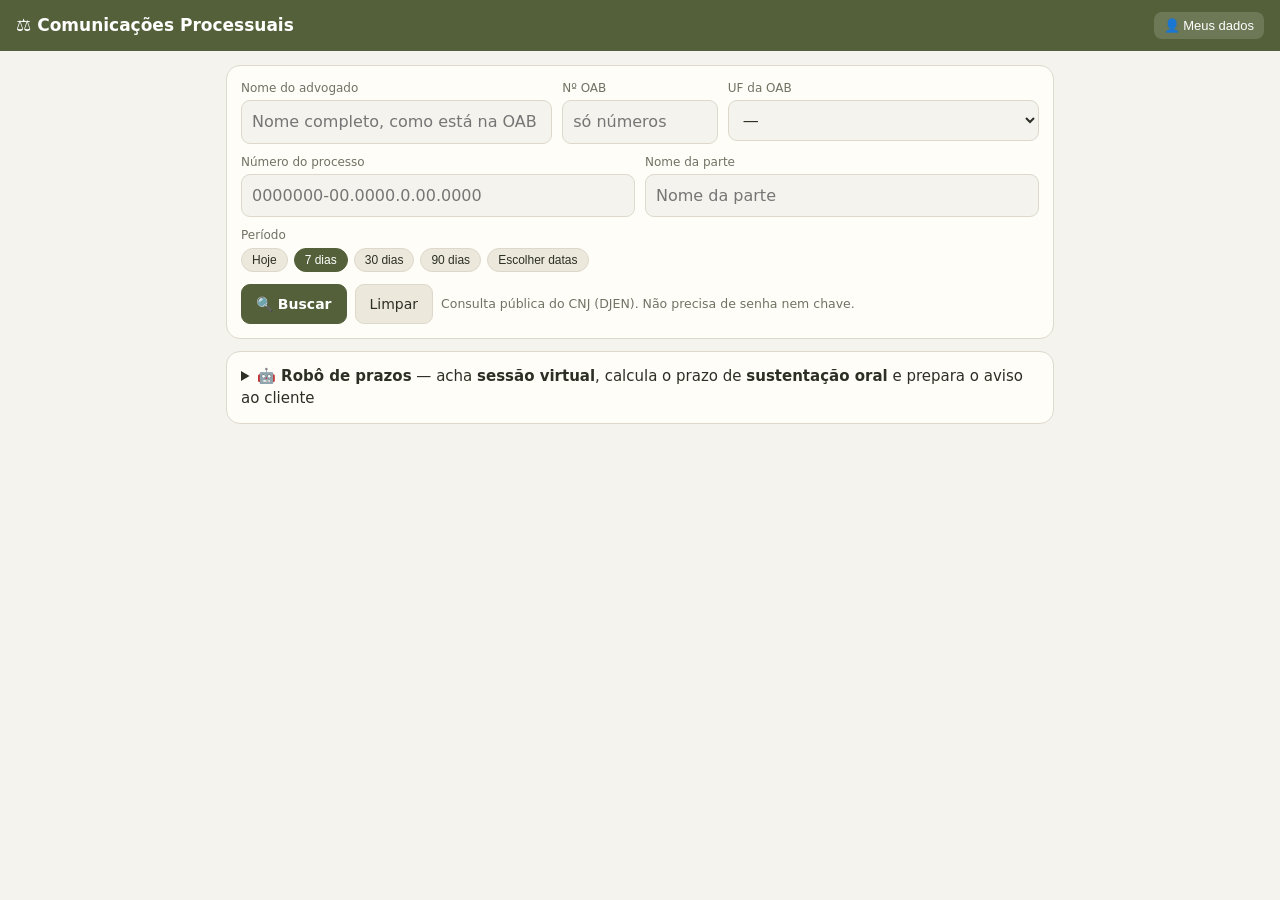
<file: app/ferramentas/comunicacoes.html>
<!DOCTYPE html>
<html lang="pt-BR">
<head>
<meta charset="utf-8">
<meta name="viewport" content="width=device-width, initial-scale=1, viewport-fit=cover">
<meta name="theme-color" content="#53603a">
<title>Comunicações Processuais</title>
<style>
  :root {
    --bg: #f5f3ee; --card: #fffdf8; --line: #ddd8cb; --tx: #2c2f24; --mut: #6f7363;
    --acc: #53603a; --acc2: #66764a; --ok: #2f7d4f; --warn: #a86a12; --bad: #b3261e; --chip: #ece8dc;
  }
  @media (prefers-color-scheme: dark) {
    :root { --bg: #15170f; --card: #1d2016; --line: #343929; --tx: #e8e6dc; --mut: #a3a690; --acc: #9db36d; --acc2: #b4c98a; --chip: #2a2e20; }
  }
  * { box-sizing: border-box; }
  [hidden] { display: none !important; }
  body { margin: 0; background: var(--bg); color: var(--tx); font: 15px/1.45 system-ui, -apple-system, "Segoe UI", Roboto, sans-serif; }
  header { position: sticky; top: 0; z-index: 5; background: var(--acc); color: #fff; padding: 12px 16px; padding-top: max(12px, env(safe-area-inset-top)); display: flex; align-items: center; gap: 10px; }
  header h1 { font-size: 17px; margin: 0; flex: 1; }
  header button { background: rgba(255,255,255,.15); color: #fff; border: 0; border-radius: 8px; padding: 6px 10px; font-size: 13px; cursor: pointer; }
  main { max-width: 860px; margin: 0 auto; padding: 14px 16px 40px; }
  .card { background: var(--card); border: 1px solid var(--line); border-radius: 14px; padding: 14px; margin-bottom: 12px; }
  label { display: block; font-size: 12px; color: var(--mut); margin-bottom: 3px; }
  input, select { width: 100%; font: inherit; font-size: 16px; padding: 9px 10px; border-radius: 9px; border: 1px solid var(--line); background: var(--bg); color: var(--tx); }
  .grid { display: grid; gap: 10px; grid-template-columns: 1fr; }
  @media (min-width: 620px) { .g3 { grid-template-columns: 2fr 1fr 2fr; } .g2 { grid-template-columns: 1fr 1fr; } }
  .row { display: flex; gap: 8px; flex-wrap: wrap; align-items: center; }
  .btn { font: inherit; font-size: 14px; padding: 9px 14px; border-radius: 9px; border: 1px solid var(--line); background: var(--chip); color: var(--tx); cursor: pointer; }
  .btn.primary { background: var(--acc); border-color: var(--acc); color: #fff; font-weight: 600; }
  .btn.sm { padding: 5px 10px; font-size: 13px; }
  .btn:disabled { opacity: .6; cursor: default; }
  .chips { display: flex; gap: 6px; flex-wrap: wrap; }
  .chip { font-size: 12px; padding: 4px 10px; border-radius: 99px; background: var(--chip); border: 1px solid var(--line); cursor: pointer; color: var(--tx); }
  .chip.on { background: var(--acc); color: #fff; border-color: var(--acc); }
  .muted { color: var(--mut); } .small { font-size: 12.5px; }
  .msg { padding: 10px 12px; border-radius: 10px; font-size: 14px; }
  .msg.err { background: #b3261e1a; color: var(--bad); } .msg.ok { background: #2f7d4f1a; color: var(--ok); }
  .item { border: 1px solid var(--line); border-radius: 12px; background: var(--card); margin-bottom: 8px; overflow: hidden; }
  .item.nova { border-left: 4px solid var(--acc); }
  .item.lida { opacity: .72; }
  .it-h { padding: 12px; cursor: pointer; }
  .badges { display: flex; gap: 5px; flex-wrap: wrap; margin-bottom: 4px; }
  .b { font-size: 11px; padding: 2px 8px; border-radius: 99px; background: var(--chip); border: 1px solid var(--line); }
  .b.t { background: var(--acc); color: #fff; border-color: var(--acc); }
  .b.n { background: #a86a12; color: #fff; border-color: #a86a12; }
  .b.sv { background: #6b2fb3; color: #fff; border-color: #6b2fb3; }
  .robo { margin-top: 8px; padding: 10px; border-radius: 10px; border: 2px solid #6b2fb3; background: rgba(107,47,179,.08); font-size: 14px; }
  .robo b { color: #6b2fb3; }
  .proc { font-family: ui-monospace, Menlo, Consolas, monospace; font-weight: 600; font-size: 14px; word-break: break-all; }
  .meta { font-size: 12.5px; color: var(--mut); display: flex; gap: 12px; flex-wrap: wrap; margin-top: 3px; }
  .it-b { border-top: 1px solid var(--line); padding: 12px; display: none; }
  .item.open .it-b { display: block; }
  .teor { white-space: pre-wrap; word-break: break-word; font-size: 14px; background: var(--bg); border: 1px solid var(--line); border-radius: 10px; padding: 10px; max-height: 60vh; overflow: auto; }
  h3 { font-size: 13px; margin: 10px 0 4px; color: var(--mut); }
  a { color: var(--acc); }
  .top-res { display: flex; justify-content: space-between; align-items: center; gap: 8px; flex-wrap: wrap; margin: 6px 0 10px; }
  details summary { cursor: pointer; }
</style>
</head>
<body>
<header>
  <h1>⚖️ Comunicações Processuais</h1>
  <button id="b-dados" title="Guardar seus dados para não digitar toda vez">👤 Meus dados</button>
</header>
<main>
  <div class="card">
    <div class="grid g3">
      <div><label for="f-nomeAdv">Nome do advogado</label><input id="f-nomeAdv" placeholder="Nome completo, como está na OAB" autocomplete="off"></div>
      <div><label for="f-oab">Nº OAB</label><input id="f-oab" inputmode="numeric" placeholder="só números" autocomplete="off"></div>
      <div><label for="f-uf">UF da OAB</label><select id="f-uf"></select></div>
    </div>
    <div class="grid g2" style="margin-top:10px">
      <div><label for="f-proc">Número do processo</label><input id="f-proc" placeholder="0000000-00.0000.0.00.0000" autocomplete="off"></div>
      <div><label for="f-parte">Nome da parte</label><input id="f-parte" placeholder="Nome da parte" autocomplete="off"></div>
    </div>
    <div style="margin-top:10px"><label>Período</label>
      <div class="chips" id="periodos">
        <button class="chip" data-d="0">Hoje</button><button class="chip on" data-d="7">7 dias</button><button class="chip" data-d="30">30 dias</button><button class="chip" data-d="90">90 dias</button><button class="chip" data-d="-1">Escolher datas</button>
      </div>
      <div class="grid g2" id="datas" style="margin-top:8px" hidden>
        <div><label for="f-ini">De</label><input type="date" id="f-ini"></div>
        <div><label for="f-fim">Até</label><input type="date" id="f-fim"></div>
      </div>
    </div>
    <div class="row" style="margin-top:12px">
      <button class="btn primary" id="b-buscar">🔍 Buscar</button>
      <button class="btn" id="b-limpar">Limpar</button>
      <span class="muted small">Consulta pública do CNJ (DJEN). Não precisa de senha nem chave.</span>
    </div>
  </div>

  <details class="card" id="robo-card">
    <summary><b>🤖 Robô de prazos</b> — acha <b>sessão virtual</b>, calcula o prazo de <b>sustentação oral</b> e prepara o aviso ao cliente</summary>
    <p class="small muted">Feito a partir do seu "robô jurídico" em Python, agora aqui dentro (sem Python, sem senha do Gmail). Em cada intimação que fala de julgamento virtual ("entre os dias…", "período de… a…", "início em… término em…"), ele mostra o início, o fim e o prazo para pedir sustentação oral (<b>regra do robô: 48 h antes do início</b> — confira no regimento do tribunal).</p>
    <p class="small"><b>👥 Seus clientes</b> (para saber de quem é cada processo): no Excel, salve como <b>.csv</b> com as colunas <code>processo; nome_completo; email; telefone; tratamento; nome_caso</code> — ou cole aqui, uma linha por cliente, separado por <b>;</b></p>
    <textarea id="cli-txt" rows="4" placeholder="processo;nome_completo;email;telefone;tratamento;nome_caso&#10;5000225-76.2020.8.13.0395;João da Silva;joao@email.com;31999990000;Prezado Sr. João;Aposentadoria"></textarea>
    <div class="row"><button class="btn sm" id="cli-guardar">💾 Guardar clientes</button><label class="btn sm">📂 Abrir .csv<input type="file" id="cli-arq" accept=".csv,text/csv,.txt" hidden></label><span class="small muted" id="cli-conta"></span></div>
  </details>
  <div id="status"></div>
  <div class="top-res" id="top-res" hidden>
    <b id="total"></b>
    <div class="row">
      <input id="f-filtro" placeholder="Filtrar resultado…" style="width:auto;min-width:160px;padding:6px 9px;font-size:14px">
      <label class="small"><input type="checkbox" id="f-sv"> 🗓 Só sessão virtual</label>
      <button class="btn sm" id="b-txt">⤓ Baixar .txt</button>
      <button class="btn sm" id="b-csv">⤓ Planilha (.csv)</button>
    </div>
  </div>
  <div id="lista"></div>
  <div class="row" style="justify-content:center"><button class="btn" id="b-mais" hidden>Carregar mais</button></div>
</main>

<script>
(function () {
  'use strict';
  const API = 'https://comunicaapi.pje.jus.br/api/v1/comunicacao';
  const UFS = ['', 'AC','AL','AP','AM','BA','CE','DF','ES','GO','MA','MT','MS','MG','PA','PB','PR','PE','PI','RJ','RN','RS','RO','RR','SC','SP','SE','TO'];
  const $ = (s) => document.querySelector(s);
  const esc = (s) => String(s == null ? '' : s).replace(/[&<>"']/g, (c) => ({ '&': '&amp;', '<': '&lt;', '>': '&gt;', '"': '&quot;', "'": '&#39;' }[c]));
  const store = {
    get(k, d) { try { const v = localStorage.getItem('djen:' + k); return v == null ? d : JSON.parse(v); } catch { return d; } },
    set(k, v) { try { localStorage.setItem('djen:' + k, JSON.stringify(v)); } catch {} },
  };

  $('#f-uf').innerHTML = UFS.map((u) => '<option value="' + u + '">' + (u || '—') + '</option>').join('');

  // ── Meus dados (guardados só neste aparelho) ──────────────────────────────
  function carregarDados() {
    const d = store.get('dados', null);
    if (!d) return;
    $('#f-nomeAdv').value = d.nome || ''; $('#f-oab').value = d.oab || ''; $('#f-uf').value = d.uf || '';
  }
  $('#b-dados').onclick = () => {
    const d = { nome: $('#f-nomeAdv').value.trim(), oab: $('#f-oab').value.replace(/\D/g, ''), uf: $('#f-uf').value };
    if (!d.nome && !d.oab) { alert('Preencha seu nome e/ou OAB nos campos e toque em "Meus dados" de novo para guardar.'); return; }
    store.set('dados', d);
    status('✅ Seus dados foram guardados neste aparelho. Da próxima vez já aparecem preenchidos.', 'ok');
  };
  carregarDados();

  // ── Período ───────────────────────────────────────────────────────────────
  let dias = 7;
  const iso = (d) => d.toISOString().slice(0, 10);
  $('#periodos').onclick = (e) => {
    const b = e.target.closest('[data-d]'); if (!b) return;
    document.querySelectorAll('#periodos .chip').forEach((x) => x.classList.toggle('on', x === b));
    dias = +b.dataset.d; $('#datas').hidden = dias !== -1;
  };
  function periodo() {
    if (dias === -1) return { ini: $('#f-ini').value, fim: $('#f-fim').value };
    const fim = new Date(), ini = new Date(); ini.setDate(ini.getDate() - dias);
    return { ini: iso(ini), fim: iso(fim) };
  }

  // ── Texto da comunicação (vem em HTML) ────────────────────────────────────
  function limpar(t) {
    if (!t) return '';
    const div = document.createElement('div');
    let h = String(t).replace(/<(script|style)[^>]*>[\s\S]*?<\/\1>/gi, '')
      .replace(/<br\s*\/?>/gi, '\n').replace(/<\/p>/gi, '\n\n').replace(/<\/(div|tr|li|h\d)>/gi, '\n').replace(/<\/td>/gi, ' | ');
    div.innerHTML = h;
    return (div.textContent || '').replace(/[ \t ]{2,}/g, ' ').replace(/\n[ \t]+/g, '\n').replace(/\n{3,}/g, '\n\n').trim();
  }
  const fData = (d) => { if (!d) return ''; const m = String(d).match(/^(\d{4})-(\d{2})-(\d{2})/); return m ? m[3] + '/' + m[2] + '/' + m[1] : d; };

  function parse(it) {
    return {
      id: it.id, hash: it.hash || '',
      data: it.data_disponibilizacao || it.datadisponibilizacao || it.dataDisponibilizacao || '',
      tribunal: it.siglaTribunal || it.tribunal || '',
      tipo: it.tipoComunicacao || it.tipo || '',
      orgao: it.nomeOrgao || it.orgao || '',
      processo: it.numeroprocessocommascara || it.numero_processo || it.processo || '',
      classe: it.nomeClasse || it.classe || '',
      tipoDoc: it.tipoDocumento || '',
      texto: limpar(it.texto || ''),
      link: it.link || '', meio: it.meiocompleto || it.meio || '', status: it.status || '',
      partes: (it.destinatarios || []).map((d) => ({ nome: d.nome || '', polo: d.polo === 'A' ? 'Ativo' : d.polo === 'P' ? 'Passivo' : (d.polo || '') })),
      advs: (it.destinatarioadvogados || it.advogados || []).map((x) => { const a = x.advogado || x; return { nome: a.nome || '', oab: a.numero_oab || a.oab || '', uf: a.uf_oab || a.uf || '' }; }),
    };
  }

  // ── 🤖 Robô de prazos (vindo do robô em Python: regex_parser + excel_manager + email_draft) ──
  const D8 = '(\\d{2}/\\d{2}/\\d{4})', CON = '(?:e|a|até|ao|com término em|com término)';
  const PADROES = [
    new RegExp('entre\\s+os\\s+dias\\s+' + D8 + '\\s+' + CON + '\\s+' + D8, 'i'),
    new RegExp('per[íi]odo\\s+de\\s+' + D8 + '\\s+' + CON + '\\s+' + D8, 'i'),
    new RegExp('julgamento\\s+(?:virtual\\s+)?de\\s+' + D8 + '\\s+' + CON + '\\s+' + D8, 'i'),
    new RegExp('in[íi]cio\\s+(?:em\\s+)?' + D8 + '[\\s\\S]*?t[eé]rmino\\s+(?:em\\s+)?' + D8, 'i'),
    new RegExp('\\bde\\s+' + D8 + '\\s+' + CON + '\\s+' + D8, 'i'),
  ];
  const paraData = (t) => { const m = /^(\d{2})\/(\d{2})\/(\d{4})$/.exec(t); if (!m) return null; const d = new Date(+m[3], +m[2] - 1, +m[1]); return d.getMonth() === +m[2] - 1 ? d : null; };
  const dd = (d) => String(d.getDate()).padStart(2, '0') + '/' + String(d.getMonth() + 1).padStart(2, '0') + '/' + d.getFullYear();
  function sessao(texto) {
    if (!/virtual|sess[ãa]o|julgamento/i.test(texto || '')) return null;
    for (const re of PADROES) { const m = re.exec(texto); if (!m) continue; const a = paraData(m[1]), b = paraData(m[2]); if (!a || !b || b < a) continue; const pr = new Date(a.getTime() - 48 * 3600 * 1000); return { inicio: dd(a), fim: dd(b), prazo: dd(pr) + ' às 00:00', inicioDt: a, faltam: Math.ceil((pr - new Date()) / 86400000) }; }
    return null;
  }
  const soDig = (p) => String(p || '').replace(/\D/g, '');
  let clientes = store.get('clientes', []);
  function lerClientes(txt) {
    const linhas = String(txt || '').replace(/\r/g, '').split('\n').map((l) => l.trim()).filter(Boolean); if (!linhas.length) return [];
    const sep = (linhas[0].match(/;/g) || []).length >= (linhas[0].match(/,/g) || []).length ? ';' : ',';
    const cols = (l) => l.split(sep).map((x) => x.trim().replace(/^"|"$/g, ''));
    let cab = cols(linhas[0]).map((c) => c.toLowerCase().normalize('NFD').replace(/[\u0300-\u036f]/g, '').replace(/\s+/g, '_'));
    let corpo = linhas.slice(1);
    if (!cab.includes('processo')) { cab = ['processo', 'nome_completo', 'email', 'telefone', 'tratamento', 'nome_caso']; corpo = linhas; }
    return corpo.map((l) => { const v = cols(l), o = {}; cab.forEach((c, i) => { o[c] = v[i] || ''; }); o.nome_completo = o.nome_completo || o.nome || o.cliente || ''; return o; }).filter((o) => soDig(o.processo).length >= 7);
  }
  function contaCli() { $('#cli-conta').textContent = clientes.length ? clientes.length + ' cliente(s) guardado(s) neste aparelho' : ''; }
  $('#cli-guardar').onclick = () => { clientes = lerClientes($('#cli-txt').value); store.set('clientes', clientes); contaCli(); status(clientes.length ? '✅ ' + clientes.length + ' cliente(s) guardado(s).' : '⚠ Não achei nenhum cliente (precisa ter o número do processo).', clientes.length ? 'ok' : 'err'); render(); };
  $('#cli-arq').onchange = async (e) => { const f = e.target.files[0]; e.target.value = ''; if (!f) return; let t = await f.text(); if (/Ã|�/.test(t)) { try { t = new TextDecoder('windows-1252').decode(await f.arrayBuffer()); } catch (er) {} } $('#cli-txt').value = t; $('#cli-guardar').click(); };
  contaCli();
  const clienteDo = (proc) => { const p = soDig(proc); return p ? clientes.find((c) => soDig(c.processo) === p) : null; };
  function aviso(c, sv, cli) {
    const d = store.get('dados', {}) || {};
    const assunto = 'Comunicado: Julgamento Virtual Designado — ' + (cli && cli.nome_caso ? cli.nome_caso : 'Proc. ' + c.processo);
    const corpo = ((cli && cli.tratamento) || 'Prezado(a) Cliente') + ',\n\nEspero que esteja bem.\n\nInformo que foi designada sessão de julgamento virtual para o seu processo.\n\nProcesso nº: ' + c.processo + '\nInício da sessão: ' + sv.inicio + '\nTérmino da sessão: ' + sv.fim + '\n\nNeste momento, não é necessário o seu comparecimento. O julgamento acontece de forma eletrônica entre os magistrados.\n\nEstou acompanhando o prazo para eventual sustentação oral, caso seja cabível.\n\nAssim que tivermos o resultado, entro em contato.\n\nQualquer dúvida, estou à disposição.\n\nAtenciosamente,\n\n' + (d.nome || '') + '\nAdvogado' + (d.oab ? ' — OAB/' + (d.uf || '') + ' ' + d.oab : '');
    return { assunto, corpo };
  }
  function blocoRobo(c) {
    const sv = sessao(c.texto); if (!sv) return '';
    const cli = clienteDo(c.processo); const urg = sv.faltam <= 2 ? ' style="color:#b91c1c"' : '';
    const tel = cli && soDig(cli.telefone);
    return '<div class="robo">🤖 <b>Sessão virtual:</b> ' + sv.inicio + ' a ' + sv.fim + '<br>⏰ <b>Sustentação oral até:</b> <span' + urg + '>' + sv.prazo + (sv.faltam >= 0 ? ' (faltam ' + sv.faltam + ' dia(s))' : ' (já passou)') + '</span> <span class="small muted">— regra do robô: 48 h antes do início; confira no regimento</span>' +
      '<br>👤 <b>Cliente:</b> ' + (cli ? esc(cli.nome_completo || '(sem nome)') : '<span class="muted">não achei na sua lista (🤖 Robô de prazos, lá em cima)</span>') +
      '<div class="row" style="margin-top:6px"><button class="btn sm" data-a="aviso">📋 Copiar aviso ao cliente</button>' + (cli && cli.email ? '<button class="btn sm" data-a="email">✉️ E-mail ao cliente</button>' : '') + (tel ? '<button class="btn sm" data-a="zap">💬 WhatsApp</button>' : '') + '</div></div>';
  }

  // ── Busca ─────────────────────────────────────────────────────────────────
  let itens = [], total = 0, pagina = 1, ultimoParams = null;
  const vistos = new Set(store.get('vistos', []));
  const lidas = new Set(store.get('lidas', []));
  const chave = (c) => c.hash || String(c.id);

  function status(t, kind) { $('#status').innerHTML = t ? '<div class="msg ' + (kind || '') + '">' + t + '</div>' : ''; }

  function montarParams(p) {
    const q = new URLSearchParams();
    const oab = $('#f-oab').value.replace(/\D/g, ''), uf = $('#f-uf').value;
    const nomeAdv = $('#f-nomeAdv').value.trim(), parte = $('#f-parte').value.trim(), proc = $('#f-proc').value.replace(/[.\-\s]/g, '');
    if (oab) q.set('numeroOab', oab);
    if (uf && oab) q.set('ufOab', uf);
    if (nomeAdv) q.set('nomeAdvogado', nomeAdv);
    if (parte) q.set('nomeParte', parte);
    if (proc) q.set('numeroProcesso', proc);
    const per = periodo();
    if (per.ini) q.set('dataDisponibilizacaoInicio', per.ini);
    if (per.fim) q.set('dataDisponibilizacaoFim', per.fim);
    q.set('pagina', String(p)); q.set('itensPorPagina', '100');
    return q;
  }

  async function buscar(mais) {
    const tem = $('#f-oab').value.trim() || $('#f-nomeAdv').value.trim() || $('#f-parte').value.trim() || $('#f-proc').value.trim();
    if (!tem) { status('Preencha pelo menos um campo: nome do advogado, OAB, parte ou processo.', 'err'); return; }
    if (!mais) { itens = []; pagina = 1; ultimoParams = montarParams(1); } else { pagina++; ultimoParams.set('pagina', String(pagina)); }
    $('#b-buscar').disabled = true; $('#b-mais').disabled = true;
    status('Consultando o CNJ…');
    try {
      const r = await fetch(API + '?' + ultimoParams.toString(), { headers: { Accept: 'application/json' } });
      if (r.status === 429) throw new Error('O CNJ pediu para esperar um pouco (muitas consultas seguidas). Tente de novo em 1 minuto.');
      if (!r.ok) throw new Error('O CNJ respondeu com erro ' + r.status + '.');
      const d = await r.json();
      const novos = (d.items || []).map(parse);
      total = d.count || (itens.length + novos.length);
      itens = itens.concat(novos);
      status('');
      render();
      // marca como "vistas" para destacar as novas na próxima consulta
      itens.forEach((c) => vistos.add(chave(c)));
      store.set('vistos', [...vistos].slice(-5000));
    } catch (e) {
      if (mais) pagina--;
      const rede = /Failed to fetch|NetworkError|Load failed/i.test(e.message);
      status(rede
        ? '⚠ Não consegui falar com o CNJ. Confira a internet. O CNJ também pode recusar acessos de fora do Brasil (VPN ligada?).'
        : '⚠ ' + esc(e.message), 'err');
    } finally { $('#b-buscar').disabled = false; $('#b-mais').disabled = false; }
  }

  function render() {
    const f = ($('#f-filtro').value || '').toLowerCase();
    const soSV = $('#f-sv') && $('#f-sv').checked;
    const vis = itens.filter((c) => (!soSV || sessao(c.texto)) && (!f || (c.processo + ' ' + c.texto + ' ' + c.orgao + ' ' + c.partes.map((p) => p.nome).join(' ')).toLowerCase().includes(f)));
    $('#top-res').hidden = !itens.length && !total;
    $('#total').textContent = total ? total + ' comunicação(ões)' + (itens.length < total ? ' · mostrando ' + itens.length : '') : 'Nenhuma comunicação encontrada no período';
    $('#b-mais').hidden = !(itens.length < total);
    $('#lista').innerHTML = vis.map((c, i) => {
      const k = chave(c), nova = !vistos.has(k), lida = lidas.has(k);
      return '<div class="item' + (nova ? ' nova' : '') + (lida ? ' lida' : '') + '" data-k="' + esc(k) + '">' +
        '<div class="it-h"><div class="badges">' + (nova ? '<span class="b n">NOVA</span>' : '') + (sessao(c.texto) ? '<span class="b sv">🗓 SESSÃO VIRTUAL</span>' : '') + (c.tipo ? '<span class="b t">' + esc(c.tipo) + '</span>' : '') + (c.tribunal ? '<span class="b">' + esc(c.tribunal) + '</span>' : '') + ((c.tipoDoc || c.classe) ? '<span class="b">' + esc(c.tipoDoc || c.classe) + '</span>' : '') + (lida ? '<span class="b">✓ lida</span>' : '') + '</div>' +
        '<div class="proc">' + esc(c.processo) + '</div>' +
        '<div class="meta"><span>📅 ' + esc(fData(c.data)) + '</span>' + (c.orgao ? '<span>🏛 ' + esc(c.orgao) + '</span>' : '') + '</div>' +
        (c.partes.length ? '<div class="small muted" style="margin-top:4px">' + esc(c.partes.map((p) => p.nome + (p.polo ? ' (' + p.polo + ')' : '')).join(' · ')) + '</div>' : '') +
        blocoRobo(c) +
        '</div><div class="it-b">' +
        (c.advs.length ? '<h3>Advogados</h3><div class="small">' + c.advs.map((a) => esc(a.nome) + (a.oab ? ' — OAB ' + esc(a.oab) + '/' + esc(a.uf) : '')).join('<br>') + '</div>' : '') +
        (c.meio ? '<h3>Meio</h3><div class="small">' + esc(c.meio) + '</div>' : '') +
        (c.texto ? '<h3>Teor da comunicação</h3><div class="teor">' + esc(c.texto) + '</div>' : '') +
        '<div class="row" style="margin-top:10px">' +
          '<button class="btn sm" data-a="copiar">📋 Copiar teor</button>' +
          '<button class="btn sm" data-a="lida">' + (lida ? '↺ Marcar não lida' : '✓ Marcar como lida') + '</button>' +
          (c.link ? '<a class="btn sm" href="' + esc(c.link) + '" target="_blank" rel="noopener">↗ Ver no tribunal</a>' : '') +
          (c.hash ? '<a class="btn sm" href="https://comunicaapi.pje.jus.br/api/v1/comunicacao/' + encodeURIComponent(c.hash) + '/certidao" target="_blank" rel="noopener">⤓ Certidão (PDF)</a>' : '') +
        '</div></div></div>';
    }).join('') || (itens.length ? '<p class="muted">Nada com esse filtro.</p>' : '');
  }

  $('#lista').addEventListener('click', async (e) => {
    const item = e.target.closest('.item'); if (!item) return;
    const k = item.dataset.k, c = itens.find((x) => chave(x) === k);
    const a = e.target.closest('[data-a]');
    if (!a) { if (e.target.closest('.it-h')) item.classList.toggle('open'); return; }
    if (a.dataset.a === 'copiar' && c) {
      const t = c.processo + '\n' + fData(c.data) + ' — ' + c.orgao + '\n\n' + c.texto;
      try { await navigator.clipboard.writeText(t); a.textContent = '✓ Copiado'; } catch { prompt('Copie o texto:', t); }
    }
    if ((a.dataset.a === 'aviso' || a.dataset.a === 'email' || a.dataset.a === 'zap') && c) {
      const sv = sessao(c.texto), cli = clienteDo(c.processo), m = aviso(c, sv, cli);
      if (a.dataset.a === 'aviso') { try { await navigator.clipboard.writeText(m.assunto + '\n\n' + m.corpo); a.textContent = '✓ Copiado'; } catch { prompt('Copie:', m.corpo); } }
      if (a.dataset.a === 'email') window.open('mailto:' + encodeURIComponent(cli.email) + '?subject=' + encodeURIComponent(m.assunto) + '&body=' + encodeURIComponent(m.corpo), '_blank');
      if (a.dataset.a === 'zap') { let t = soDig(cli.telefone); if (t.length <= 11) t = '55' + t; window.open('https://wa.me/' + t + '?text=' + encodeURIComponent(m.corpo), '_blank'); }
      return;
    }
    if (a.dataset.a === 'lida') { lidas.has(k) ? lidas.delete(k) : lidas.add(k); store.set('lidas', [...lidas].slice(-5000)); const open = item.classList.contains('open'); render(); if (open) { const n = document.querySelector('.item[data-k="' + CSS.escape(k) + '"]'); if (n) n.classList.add('open'); } }
  });

  // ── Baixar ────────────────────────────────────────────────────────────────
  function baixar(nome, texto, tipo) {
    const a = document.createElement('a');
    a.href = URL.createObjectURL(new Blob([texto], { type: tipo + ';charset=utf-8' }));
    a.download = nome; document.body.appendChild(a); a.click(); a.remove();
    setTimeout(() => URL.revokeObjectURL(a.href), 2000);
  }
  $('#b-txt').onclick = () => baixar('comunicacoes-' + iso(new Date()) + '.txt', itens.map((c) => '═'.repeat(40) + '\n' + c.processo + ' · ' + fData(c.data) + ' · ' + c.tribunal + '\n' + c.orgao + '\nPartes: ' + c.partes.map((p) => p.nome + ' (' + p.polo + ')').join('; ') + '\n\n' + c.texto + '\n').join('\n'), 'text/plain');
  $('#b-csv').onclick = () => {
    const q = (v) => '"' + String(v || '').replace(/"/g, '""') + '"';
    const linhas = [['Data', 'Tribunal', 'Tipo', 'Processo', 'Órgão', 'Partes', 'Link'].map(q).join(';')]
      .concat(itens.map((c) => [fData(c.data), c.tribunal, c.tipo, c.processo, c.orgao, c.partes.map((p) => p.nome).join(' / '), c.link].map(q).join(';')));
    baixar('comunicacoes-' + iso(new Date()) + '.csv', '﻿' + linhas.join('\r\n'), 'text/csv');
  };

  $('#b-buscar').onclick = () => buscar(false);
  $('#b-mais').onclick = () => buscar(true);
  $('#f-filtro').oninput = render;
  $('#f-sv').onchange = render;
  $('#b-limpar').onclick = () => { ['#f-proc', '#f-parte'].forEach((s) => ($(s).value = '')); itens = []; total = 0; status(''); render(); $('#top-res').hidden = true; };
  document.querySelectorAll('main input').forEach((i) => i.addEventListener('keydown', (e) => { if (e.key === 'Enter' && i.id !== 'f-filtro') buscar(false); }));
})();
</script>
</body>
</html>
</file>
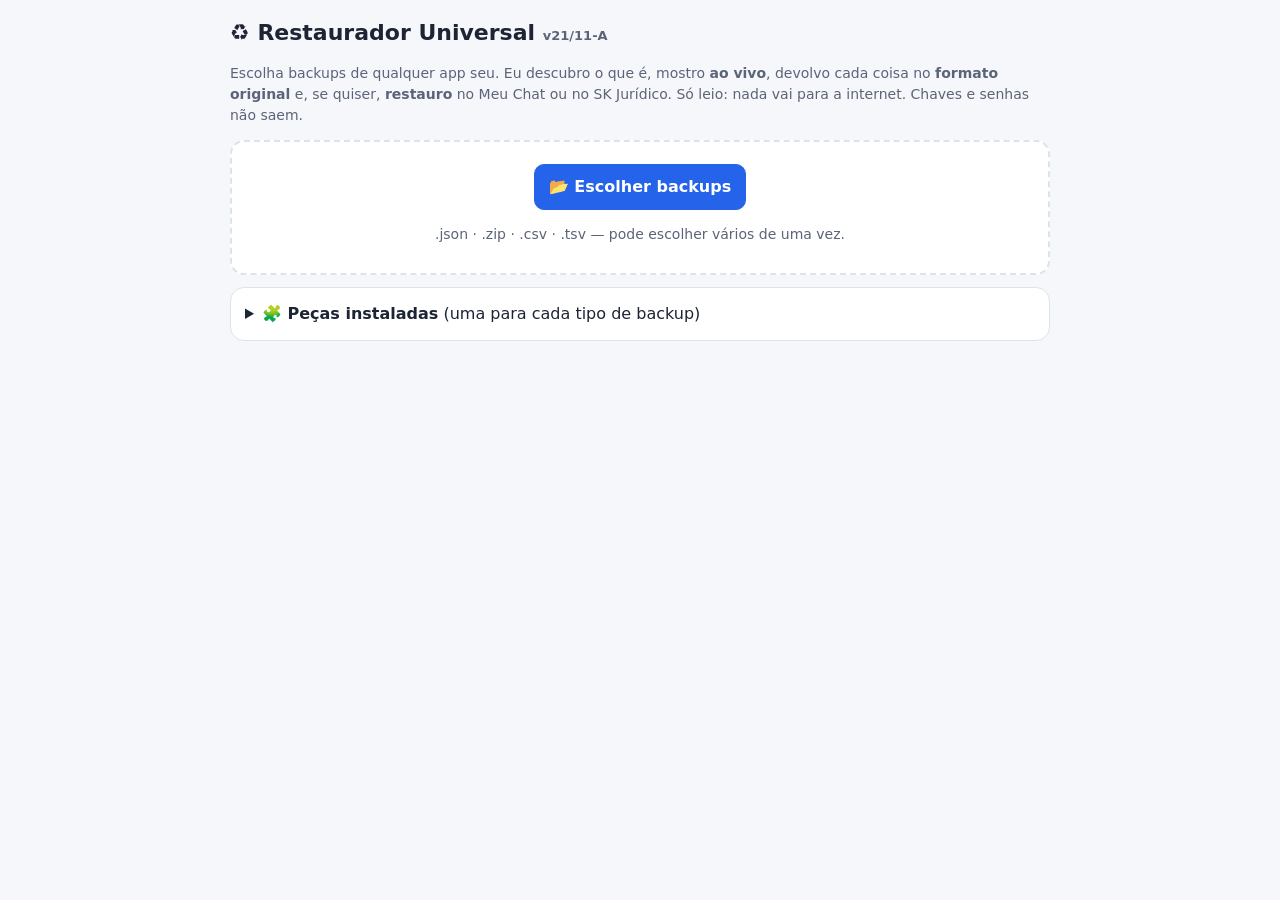
<file: app/ferramentas/desmontador-backup.html>
<!doctype html>
<html lang="pt-BR">
<head>
<meta charset="utf-8">
<meta name="viewport" content="width=device-width, initial-scale=1">
<title>Restaurador Universal</title>
<!-- ♻️ RESTAURADOR UNIVERSAL DE BACKUPS (21/11) — projeto modular: cada tipo de backup é uma PEÇA em js/pecas/.
     📥 importar → 👁 ver ao vivo → ♻️ restaurar no Meu Chat / SK Jurídico → ⬇ baixar no formato original.
     Juntou o que os códigos do Claude 4.6 faziam (organizador dos projetos da Replit e leitor do AI Code Studio)
     com o Reconhecer dos seus apps. Só lê os arquivos: nada vai para a internet. Chaves e senhas não saem. -->
<style>
:root { --bg:#0f172a; --bg2:#16213a; --tx:#e6edf8; --mu:#9fb0cc; --li:#2b3a5c; --pri:#3b82f6; --ok:#34d399; --er:#f87171; }
@media (prefers-color-scheme: light) { :root { --bg:#f6f7fb; --bg2:#fff; --tx:#1d2433; --mu:#5b6478; --li:#dde2ec; --pri:#2563eb; --ok:#0f7a52; --er:#b42318; } }
* { box-sizing:border-box; }
body { margin:0; background:var(--bg); color:var(--tx); font:16px/1.5 system-ui, sans-serif; padding:16px; }
.c { max-width:820px; margin:0 auto; }
h1 { font-size:22px; margin:0 0 4px; } h2 { font-size:18px; margin:0 0 8px; }
.cartao { background:var(--bg2); border:1px solid var(--li); border-radius:14px; padding:14px; margin:12px 0; }
.mut { color:var(--mu); font-size:14px; }
button { background:var(--bg); color:var(--tx); border:1px solid var(--li); border-radius:10px; padding:10px 14px; font:inherit; cursor:pointer; min-height:44px; }
button.p { background:var(--pri); border-color:var(--pri); color:#fff; font-weight:600; }
.linha { display:flex; flex-wrap:wrap; gap:8px; align-items:center; margin:8px 0; }
.res { border-bottom:1px solid var(--li); padding-bottom:8px; margin-bottom:8px; }
.grupo summary { cursor:pointer; font-weight:600; padding:8px 0; }
.arq { display:flex; gap:6px; align-items:center; border-bottom:1px solid var(--li); padding:4px 0; }
.arq .nome { flex:1; text-align:left; border:0; background:none; min-width:0; word-break:break-all; font-size:14px; padding:8px 4px; }
.arq button:last-child { min-height:38px; padding:6px 12px; }
.ver pre { white-space:pre-wrap; word-break:break-word; max-height:55vh; overflow:auto; font-size:12px; background:var(--bg); border:1px solid var(--li); border-radius:8px; padding:10px; }
iframe.viva { width:100%; height:55vh; border:1px solid var(--li); border-radius:8px; background:#fff; }
.cheia { position:fixed; inset:0; z-index:50; background:var(--bg); display:flex; flex-direction:column; padding:8px; }
.cheia iframe { flex:1; width:100%; border:0; background:#fff; border-radius:8px; }
#solta { border:2px dashed var(--li); text-align:center; }
#solta.em-cima { border-color:var(--pri); }
.ok { color:var(--ok); } .er { color:var(--er); }
.aviso { position:fixed; left:50%; bottom:20px; transform:translateX(-50%); background:var(--bg2); border:1px solid var(--li); border-radius:12px; padding:10px 16px; z-index:60; max-width:90vw; }
</style>
</head>
<body>
<div class="c">
  <h1>♻️ Restaurador Universal <span class="mut" style="font-size:13px">v21/11-A</span></h1>
  <p class="mut">Escolha backups de qualquer app seu. Eu descubro o que é, mostro <b>ao vivo</b>, devolvo cada coisa no <b>formato original</b> e, se quiser, <b>restauro</b> no Meu Chat ou no SK Jurídico. Só leio: nada vai para a internet. Chaves e senhas não saem.</p>
  <div class="cartao" id="solta">
    <div class="linha" style="justify-content:center"><button class="p" id="b-esc">📂 Escolher backups</button></div>
    <input type="file" id="arq" multiple accept=".json,.zip,.csv,.tsv,.txt" hidden>
    <p class="mut">.json · .zip · .csv · .tsv — pode escolher vários de uma vez.</p>
  </div>
  <div id="saida"></div>
  <details class="cartao"><summary><b>🧩 Peças instaladas</b> (uma para cada tipo de backup)</summary><ul id="pecas"></ul>
    <p class="mut">Tipo novo de backup? Cria-se uma peça nova em <code>js/pecas/</code> e pronto — o resto não muda.</p></details>
</div>
<script>/* js/lib/jszip.min.js */
/*!

JSZip v3.10.1 - A JavaScript class for generating and reading zip files
<http://stuartk.com/jszip>

(c) 2009-2016 Stuart Knightley <stuart [at] stuartk.com>
Dual licenced under the MIT license or GPLv3. See https://raw.github.com/Stuk/jszip/main/LICENSE.markdown.

JSZip uses the library pako released under the MIT license :
https://github.com/nodeca/pako/blob/main/LICENSE
*/

!function(e){if("object"==typeof exports&&"undefined"!=typeof module)module.exports=e();else if("function"==typeof define&&define.amd)define([],e);else{("undefined"!=typeof window?window:"undefined"!=typeof global?global:"undefined"!=typeof self?self:this).JSZip=e()}}(function(){return function s(a,o,h){function u(r,e){if(!o[r]){if(!a[r]){var t="function"==typeof require&&require;if(!e&&t)return t(r,!0);if(l)return l(r,!0);var n=new Error("Cannot find module '"+r+"'");throw n.code="MODULE_NOT_FOUND",n}var i=o[r]={exports:{}};a[r][0].call(i.exports,function(e){var t=a[r][1][e];return u(t||e)},i,i.exports,s,a,o,h)}return o[r].exports}for(var l="function"==typeof require&&require,e=0;e<h.length;e++)u(h[e]);return u}({1:[function(e,t,r){"use strict";var d=e("./utils"),c=e("./support"),p="ABCDEFGHIJKLMNOPQRSTUVWXYZabcdefghijklmnopqrstuvwxyz0123456789+/=";r.encode=function(e){for(var t,r,n,i,s,a,o,h=[],u=0,l=e.length,f=l,c="string"!==d.getTypeOf(e);u<e.length;)f=l-u,n=c?(t=e[u++],r=u<l?e[u++]:0,u<l?e[u++]:0):(t=e.charCodeAt(u++),r=u<l?e.charCodeAt(u++):0,u<l?e.charCodeAt(u++):0),i=t>>2,s=(3&t)<<4|r>>4,a=1<f?(15&r)<<2|n>>6:64,o=2<f?63&n:64,h.push(p.charAt(i)+p.charAt(s)+p.charAt(a)+p.charAt(o));return h.join("")},r.decode=function(e){var t,r,n,i,s,a,o=0,h=0,u="data:";if(e.substr(0,u.length)===u)throw new Error("Invalid base64 input, it looks like a data url.");var l,f=3*(e=e.replace(/[^A-Za-z0-9+/=]/g,"")).length/4;if(e.charAt(e.length-1)===p.charAt(64)&&f--,e.charAt(e.length-2)===p.charAt(64)&&f--,f%1!=0)throw new Error("Invalid base64 input, bad content length.");for(l=c.uint8array?new Uint8Array(0|f):new Array(0|f);o<e.length;)t=p.indexOf(e.charAt(o++))<<2|(i=p.indexOf(e.charAt(o++)))>>4,r=(15&i)<<4|(s=p.indexOf(e.charAt(o++)))>>2,n=(3&s)<<6|(a=p.indexOf(e.charAt(o++))),l[h++]=t,64!==s&&(l[h++]=r),64!==a&&(l[h++]=n);return l}},{"./support":30,"./utils":32}],2:[function(e,t,r){"use strict";var n=e("./external"),i=e("./stream/DataWorker"),s=e("./stream/Crc32Probe"),a=e("./stream/DataLengthProbe");function o(e,t,r,n,i){this.compressedSize=e,this.uncompressedSize=t,this.crc32=r,this.compression=n,this.compressedContent=i}o.prototype={getContentWorker:function(){var e=new i(n.Promise.resolve(this.compressedContent)).pipe(this.compression.uncompressWorker()).pipe(new a("data_length")),t=this;return e.on("end",function(){if(this.streamInfo.data_length!==t.uncompressedSize)throw new Error("Bug : uncompressed data size mismatch")}),e},getCompressedWorker:function(){return new i(n.Promise.resolve(this.compressedContent)).withStreamInfo("compressedSize",this.compressedSize).withStreamInfo("uncompressedSize",this.uncompressedSize).withStreamInfo("crc32",this.crc32).withStreamInfo("compression",this.compression)}},o.createWorkerFrom=function(e,t,r){return e.pipe(new s).pipe(new a("uncompressedSize")).pipe(t.compressWorker(r)).pipe(new a("compressedSize")).withStreamInfo("compression",t)},t.exports=o},{"./external":6,"./stream/Crc32Probe":25,"./stream/DataLengthProbe":26,"./stream/DataWorker":27}],3:[function(e,t,r){"use strict";var n=e("./stream/GenericWorker");r.STORE={magic:"\0\0",compressWorker:function(){return new n("STORE compression")},uncompressWorker:function(){return new n("STORE decompression")}},r.DEFLATE=e("./flate")},{"./flate":7,"./stream/GenericWorker":28}],4:[function(e,t,r){"use strict";var n=e("./utils");var o=function(){for(var e,t=[],r=0;r<256;r++){e=r;for(var n=0;n<8;n++)e=1&e?3988292384^e>>>1:e>>>1;t[r]=e}return t}();t.exports=function(e,t){return void 0!==e&&e.length?"string"!==n.getTypeOf(e)?function(e,t,r,n){var i=o,s=n+r;e^=-1;for(var a=n;a<s;a++)e=e>>>8^i[255&(e^t[a])];return-1^e}(0|t,e,e.length,0):function(e,t,r,n){var i=o,s=n+r;e^=-1;for(var a=n;a<s;a++)e=e>>>8^i[255&(e^t.charCodeAt(a))];return-1^e}(0|t,e,e.length,0):0}},{"./utils":32}],5:[function(e,t,r){"use strict";r.base64=!1,r.binary=!1,r.dir=!1,r.createFolders=!0,r.date=null,r.compression=null,r.compressionOptions=null,r.comment=null,r.unixPermissions=null,r.dosPermissions=null},{}],6:[function(e,t,r){"use strict";var n=null;n="undefined"!=typeof Promise?Promise:e("lie"),t.exports={Promise:n}},{lie:37}],7:[function(e,t,r){"use strict";var n="undefined"!=typeof Uint8Array&&"undefined"!=typeof Uint16Array&&"undefined"!=typeof Uint32Array,i=e("pako"),s=e("./utils"),a=e("./stream/GenericWorker"),o=n?"uint8array":"array";function h(e,t){a.call(this,"FlateWorker/"+e),this._pako=null,this._pakoAction=e,this._pakoOptions=t,this.meta={}}r.magic="\b\0",s.inherits(h,a),h.prototype.processChunk=function(e){this.meta=e.meta,null===this._pako&&this._createPako(),this._pako.push(s.transformTo(o,e.data),!1)},h.prototype.flush=function(){a.prototype.flush.call(this),null===this._pako&&this._createPako(),this._pako.push([],!0)},h.prototype.cleanUp=function(){a.prototype.cleanUp.call(this),this._pako=null},h.prototype._createPako=function(){this._pako=new i[this._pakoAction]({raw:!0,level:this._pakoOptions.level||-1});var t=this;this._pako.onData=function(e){t.push({data:e,meta:t.meta})}},r.compressWorker=function(e){return new h("Deflate",e)},r.uncompressWorker=function(){return new h("Inflate",{})}},{"./stream/GenericWorker":28,"./utils":32,pako:38}],8:[function(e,t,r){"use strict";function A(e,t){var r,n="";for(r=0;r<t;r++)n+=String.fromCharCode(255&e),e>>>=8;return n}function n(e,t,r,n,i,s){var a,o,h=e.file,u=e.compression,l=s!==O.utf8encode,f=I.transformTo("string",s(h.name)),c=I.transformTo("string",O.utf8encode(h.name)),d=h.comment,p=I.transformTo("string",s(d)),m=I.transformTo("string",O.utf8encode(d)),_=c.length!==h.name.length,g=m.length!==d.length,b="",v="",y="",w=h.dir,k=h.date,x={crc32:0,compressedSize:0,uncompressedSize:0};t&&!r||(x.crc32=e.crc32,x.compressedSize=e.compressedSize,x.uncompressedSize=e.uncompressedSize);var S=0;t&&(S|=8),l||!_&&!g||(S|=2048);var z=0,C=0;w&&(z|=16),"UNIX"===i?(C=798,z|=function(e,t){var r=e;return e||(r=t?16893:33204),(65535&r)<<16}(h.unixPermissions,w)):(C=20,z|=function(e){return 63&(e||0)}(h.dosPermissions)),a=k.getUTCHours(),a<<=6,a|=k.getUTCMinutes(),a<<=5,a|=k.getUTCSeconds()/2,o=k.getUTCFullYear()-1980,o<<=4,o|=k.getUTCMonth()+1,o<<=5,o|=k.getUTCDate(),_&&(v=A(1,1)+A(B(f),4)+c,b+="up"+A(v.length,2)+v),g&&(y=A(1,1)+A(B(p),4)+m,b+="uc"+A(y.length,2)+y);var E="";return E+="\n\0",E+=A(S,2),E+=u.magic,E+=A(a,2),E+=A(o,2),E+=A(x.crc32,4),E+=A(x.compressedSize,4),E+=A(x.uncompressedSize,4),E+=A(f.length,2),E+=A(b.length,2),{fileRecord:R.LOCAL_FILE_HEADER+E+f+b,dirRecord:R.CENTRAL_FILE_HEADER+A(C,2)+E+A(p.length,2)+"\0\0\0\0"+A(z,4)+A(n,4)+f+b+p}}var I=e("../utils"),i=e("../stream/GenericWorker"),O=e("../utf8"),B=e("../crc32"),R=e("../signature");function s(e,t,r,n){i.call(this,"ZipFileWorker"),this.bytesWritten=0,this.zipComment=t,this.zipPlatform=r,this.encodeFileName=n,this.streamFiles=e,this.accumulate=!1,this.contentBuffer=[],this.dirRecords=[],this.currentSourceOffset=0,this.entriesCount=0,this.currentFile=null,this._sources=[]}I.inherits(s,i),s.prototype.push=function(e){var t=e.meta.percent||0,r=this.entriesCount,n=this._sources.length;this.accumulate?this.contentBuffer.push(e):(this.bytesWritten+=e.data.length,i.prototype.push.call(this,{data:e.data,meta:{currentFile:this.currentFile,percent:r?(t+100*(r-n-1))/r:100}}))},s.prototype.openedSource=function(e){this.currentSourceOffset=this.bytesWritten,this.currentFile=e.file.name;var t=this.streamFiles&&!e.file.dir;if(t){var r=n(e,t,!1,this.currentSourceOffset,this.zipPlatform,this.encodeFileName);this.push({data:r.fileRecord,meta:{percent:0}})}else this.accumulate=!0},s.prototype.closedSource=function(e){this.accumulate=!1;var t=this.streamFiles&&!e.file.dir,r=n(e,t,!0,this.currentSourceOffset,this.zipPlatform,this.encodeFileName);if(this.dirRecords.push(r.dirRecord),t)this.push({data:function(e){return R.DATA_DESCRIPTOR+A(e.crc32,4)+A(e.compressedSize,4)+A(e.uncompressedSize,4)}(e),meta:{percent:100}});else for(this.push({data:r.fileRecord,meta:{percent:0}});this.contentBuffer.length;)this.push(this.contentBuffer.shift());this.currentFile=null},s.prototype.flush=function(){for(var e=this.bytesWritten,t=0;t<this.dirRecords.length;t++)this.push({data:this.dirRecords[t],meta:{percent:100}});var r=this.bytesWritten-e,n=function(e,t,r,n,i){var s=I.transformTo("string",i(n));return R.CENTRAL_DIRECTORY_END+"\0\0\0\0"+A(e,2)+A(e,2)+A(t,4)+A(r,4)+A(s.length,2)+s}(this.dirRecords.length,r,e,this.zipComment,this.encodeFileName);this.push({data:n,meta:{percent:100}})},s.prototype.prepareNextSource=function(){this.previous=this._sources.shift(),this.openedSource(this.previous.streamInfo),this.isPaused?this.previous.pause():this.previous.resume()},s.prototype.registerPrevious=function(e){this._sources.push(e);var t=this;return e.on("data",function(e){t.processChunk(e)}),e.on("end",function(){t.closedSource(t.previous.streamInfo),t._sources.length?t.prepareNextSource():t.end()}),e.on("error",function(e){t.error(e)}),this},s.prototype.resume=function(){return!!i.prototype.resume.call(this)&&(!this.previous&&this._sources.length?(this.prepareNextSource(),!0):this.previous||this._sources.length||this.generatedError?void 0:(this.end(),!0))},s.prototype.error=function(e){var t=this._sources;if(!i.prototype.error.call(this,e))return!1;for(var r=0;r<t.length;r++)try{t[r].error(e)}catch(e){}return!0},s.prototype.lock=function(){i.prototype.lock.call(this);for(var e=this._sources,t=0;t<e.length;t++)e[t].lock()},t.exports=s},{"../crc32":4,"../signature":23,"../stream/GenericWorker":28,"../utf8":31,"../utils":32}],9:[function(e,t,r){"use strict";var u=e("../compressions"),n=e("./ZipFileWorker");r.generateWorker=function(e,a,t){var o=new n(a.streamFiles,t,a.platform,a.encodeFileName),h=0;try{e.forEach(function(e,t){h++;var r=function(e,t){var r=e||t,n=u[r];if(!n)throw new Error(r+" is not a valid compression method !");return n}(t.options.compression,a.compression),n=t.options.compressionOptions||a.compressionOptions||{},i=t.dir,s=t.date;t._compressWorker(r,n).withStreamInfo("file",{name:e,dir:i,date:s,comment:t.comment||"",unixPermissions:t.unixPermissions,dosPermissions:t.dosPermissions}).pipe(o)}),o.entriesCount=h}catch(e){o.error(e)}return o}},{"../compressions":3,"./ZipFileWorker":8}],10:[function(e,t,r){"use strict";function n(){if(!(this instanceof n))return new n;if(arguments.length)throw new Error("The constructor with parameters has been removed in JSZip 3.0, please check the upgrade guide.");this.files=Object.create(null),this.comment=null,this.root="",this.clone=function(){var e=new n;for(var t in this)"function"!=typeof this[t]&&(e[t]=this[t]);return e}}(n.prototype=e("./object")).loadAsync=e("./load"),n.support=e("./support"),n.defaults=e("./defaults"),n.version="3.10.1",n.loadAsync=function(e,t){return(new n).loadAsync(e,t)},n.external=e("./external"),t.exports=n},{"./defaults":5,"./external":6,"./load":11,"./object":15,"./support":30}],11:[function(e,t,r){"use strict";var u=e("./utils"),i=e("./external"),n=e("./utf8"),s=e("./zipEntries"),a=e("./stream/Crc32Probe"),l=e("./nodejsUtils");function f(n){return new i.Promise(function(e,t){var r=n.decompressed.getContentWorker().pipe(new a);r.on("error",function(e){t(e)}).on("end",function(){r.streamInfo.crc32!==n.decompressed.crc32?t(new Error("Corrupted zip : CRC32 mismatch")):e()}).resume()})}t.exports=function(e,o){var h=this;return o=u.extend(o||{},{base64:!1,checkCRC32:!1,optimizedBinaryString:!1,createFolders:!1,decodeFileName:n.utf8decode}),l.isNode&&l.isStream(e)?i.Promise.reject(new Error("JSZip can't accept a stream when loading a zip file.")):u.prepareContent("the loaded zip file",e,!0,o.optimizedBinaryString,o.base64).then(function(e){var t=new s(o);return t.load(e),t}).then(function(e){var t=[i.Promise.resolve(e)],r=e.files;if(o.checkCRC32)for(var n=0;n<r.length;n++)t.push(f(r[n]));return i.Promise.all(t)}).then(function(e){for(var t=e.shift(),r=t.files,n=0;n<r.length;n++){var i=r[n],s=i.fileNameStr,a=u.resolve(i.fileNameStr);h.file(a,i.decompressed,{binary:!0,optimizedBinaryString:!0,date:i.date,dir:i.dir,comment:i.fileCommentStr.length?i.fileCommentStr:null,unixPermissions:i.unixPermissions,dosPermissions:i.dosPermissions,createFolders:o.createFolders}),i.dir||(h.file(a).unsafeOriginalName=s)}return t.zipComment.length&&(h.comment=t.zipComment),h})}},{"./external":6,"./nodejsUtils":14,"./stream/Crc32Probe":25,"./utf8":31,"./utils":32,"./zipEntries":33}],12:[function(e,t,r){"use strict";var n=e("../utils"),i=e("../stream/GenericWorker");function s(e,t){i.call(this,"Nodejs stream input adapter for "+e),this._upstreamEnded=!1,this._bindStream(t)}n.inherits(s,i),s.prototype._bindStream=function(e){var t=this;(this._stream=e).pause(),e.on("data",function(e){t.push({data:e,meta:{percent:0}})}).on("error",function(e){t.isPaused?this.generatedError=e:t.error(e)}).on("end",function(){t.isPaused?t._upstreamEnded=!0:t.end()})},s.prototype.pause=function(){return!!i.prototype.pause.call(this)&&(this._stream.pause(),!0)},s.prototype.resume=function(){return!!i.prototype.resume.call(this)&&(this._upstreamEnded?this.end():this._stream.resume(),!0)},t.exports=s},{"../stream/GenericWorker":28,"../utils":32}],13:[function(e,t,r){"use strict";var i=e("readable-stream").Readable;function n(e,t,r){i.call(this,t),this._helper=e;var n=this;e.on("data",function(e,t){n.push(e)||n._helper.pause(),r&&r(t)}).on("error",function(e){n.emit("error",e)}).on("end",function(){n.push(null)})}e("../utils").inherits(n,i),n.prototype._read=function(){this._helper.resume()},t.exports=n},{"../utils":32,"readable-stream":16}],14:[function(e,t,r){"use strict";t.exports={isNode:"undefined"!=typeof Buffer,newBufferFrom:function(e,t){if(Buffer.from&&Buffer.from!==Uint8Array.from)return Buffer.from(e,t);if("number"==typeof e)throw new Error('The "data" argument must not be a number');return new Buffer(e,t)},allocBuffer:function(e){if(Buffer.alloc)return Buffer.alloc(e);var t=new Buffer(e);return t.fill(0),t},isBuffer:function(e){return Buffer.isBuffer(e)},isStream:function(e){return e&&"function"==typeof e.on&&"function"==typeof e.pause&&"function"==typeof e.resume}}},{}],15:[function(e,t,r){"use strict";function s(e,t,r){var n,i=u.getTypeOf(t),s=u.extend(r||{},f);s.date=s.date||new Date,null!==s.compression&&(s.compression=s.compression.toUpperCase()),"string"==typeof s.unixPermissions&&(s.unixPermissions=parseInt(s.unixPermissions,8)),s.unixPermissions&&16384&s.unixPermissions&&(s.dir=!0),s.dosPermissions&&16&s.dosPermissions&&(s.dir=!0),s.dir&&(e=g(e)),s.createFolders&&(n=_(e))&&b.call(this,n,!0);var a="string"===i&&!1===s.binary&&!1===s.base64;r&&void 0!==r.binary||(s.binary=!a),(t instanceof c&&0===t.uncompressedSize||s.dir||!t||0===t.length)&&(s.base64=!1,s.binary=!0,t="",s.compression="STORE",i="string");var o=null;o=t instanceof c||t instanceof l?t:p.isNode&&p.isStream(t)?new m(e,t):u.prepareContent(e,t,s.binary,s.optimizedBinaryString,s.base64);var h=new d(e,o,s);this.files[e]=h}var i=e("./utf8"),u=e("./utils"),l=e("./stream/GenericWorker"),a=e("./stream/StreamHelper"),f=e("./defaults"),c=e("./compressedObject"),d=e("./zipObject"),o=e("./generate"),p=e("./nodejsUtils"),m=e("./nodejs/NodejsStreamInputAdapter"),_=function(e){"/"===e.slice(-1)&&(e=e.substring(0,e.length-1));var t=e.lastIndexOf("/");return 0<t?e.substring(0,t):""},g=function(e){return"/"!==e.slice(-1)&&(e+="/"),e},b=function(e,t){return t=void 0!==t?t:f.createFolders,e=g(e),this.files[e]||s.call(this,e,null,{dir:!0,createFolders:t}),this.files[e]};function h(e){return"[object RegExp]"===Object.prototype.toString.call(e)}var n={load:function(){throw new Error("This method has been removed in JSZip 3.0, please check the upgrade guide.")},forEach:function(e){var t,r,n;for(t in this.files)n=this.files[t],(r=t.slice(this.root.length,t.length))&&t.slice(0,this.root.length)===this.root&&e(r,n)},filter:function(r){var n=[];return this.forEach(function(e,t){r(e,t)&&n.push(t)}),n},file:function(e,t,r){if(1!==arguments.length)return e=this.root+e,s.call(this,e,t,r),this;if(h(e)){var n=e;return this.filter(function(e,t){return!t.dir&&n.test(e)})}var i=this.files[this.root+e];return i&&!i.dir?i:null},folder:function(r){if(!r)return this;if(h(r))return this.filter(function(e,t){return t.dir&&r.test(e)});var e=this.root+r,t=b.call(this,e),n=this.clone();return n.root=t.name,n},remove:function(r){r=this.root+r;var e=this.files[r];if(e||("/"!==r.slice(-1)&&(r+="/"),e=this.files[r]),e&&!e.dir)delete this.files[r];else for(var t=this.filter(function(e,t){return t.name.slice(0,r.length)===r}),n=0;n<t.length;n++)delete this.files[t[n].name];return this},generate:function(){throw new Error("This method has been removed in JSZip 3.0, please check the upgrade guide.")},generateInternalStream:function(e){var t,r={};try{if((r=u.extend(e||{},{streamFiles:!1,compression:"STORE",compressionOptions:null,type:"",platform:"DOS",comment:null,mimeType:"application/zip",encodeFileName:i.utf8encode})).type=r.type.toLowerCase(),r.compression=r.compression.toUpperCase(),"binarystring"===r.type&&(r.type="string"),!r.type)throw new Error("No output type specified.");u.checkSupport(r.type),"darwin"!==r.platform&&"freebsd"!==r.platform&&"linux"!==r.platform&&"sunos"!==r.platform||(r.platform="UNIX"),"win32"===r.platform&&(r.platform="DOS");var n=r.comment||this.comment||"";t=o.generateWorker(this,r,n)}catch(e){(t=new l("error")).error(e)}return new a(t,r.type||"string",r.mimeType)},generateAsync:function(e,t){return this.generateInternalStream(e).accumulate(t)},generateNodeStream:function(e,t){return(e=e||{}).type||(e.type="nodebuffer"),this.generateInternalStream(e).toNodejsStream(t)}};t.exports=n},{"./compressedObject":2,"./defaults":5,"./generate":9,"./nodejs/NodejsStreamInputAdapter":12,"./nodejsUtils":14,"./stream/GenericWorker":28,"./stream/StreamHelper":29,"./utf8":31,"./utils":32,"./zipObject":35}],16:[function(e,t,r){"use strict";t.exports=e("stream")},{stream:void 0}],17:[function(e,t,r){"use strict";var n=e("./DataReader");function i(e){n.call(this,e);for(var t=0;t<this.data.length;t++)e[t]=255&e[t]}e("../utils").inherits(i,n),i.prototype.byteAt=function(e){return this.data[this.zero+e]},i.prototype.lastIndexOfSignature=function(e){for(var t=e.charCodeAt(0),r=e.charCodeAt(1),n=e.charCodeAt(2),i=e.charCodeAt(3),s=this.length-4;0<=s;--s)if(this.data[s]===t&&this.data[s+1]===r&&this.data[s+2]===n&&this.data[s+3]===i)return s-this.zero;return-1},i.prototype.readAndCheckSignature=function(e){var t=e.charCodeAt(0),r=e.charCodeAt(1),n=e.charCodeAt(2),i=e.charCodeAt(3),s=this.readData(4);return t===s[0]&&r===s[1]&&n===s[2]&&i===s[3]},i.prototype.readData=function(e){if(this.checkOffset(e),0===e)return[];var t=this.data.slice(this.zero+this.index,this.zero+this.index+e);return this.index+=e,t},t.exports=i},{"../utils":32,"./DataReader":18}],18:[function(e,t,r){"use strict";var n=e("../utils");function i(e){this.data=e,this.length=e.length,this.index=0,this.zero=0}i.prototype={checkOffset:function(e){this.checkIndex(this.index+e)},checkIndex:function(e){if(this.length<this.zero+e||e<0)throw new Error("End of data reached (data length = "+this.length+", asked index = "+e+"). Corrupted zip ?")},setIndex:function(e){this.checkIndex(e),this.index=e},skip:function(e){this.setIndex(this.index+e)},byteAt:function(){},readInt:function(e){var t,r=0;for(this.checkOffset(e),t=this.index+e-1;t>=this.index;t--)r=(r<<8)+this.byteAt(t);return this.index+=e,r},readString:function(e){return n.transformTo("string",this.readData(e))},readData:function(){},lastIndexOfSignature:function(){},readAndCheckSignature:function(){},readDate:function(){var e=this.readInt(4);return new Date(Date.UTC(1980+(e>>25&127),(e>>21&15)-1,e>>16&31,e>>11&31,e>>5&63,(31&e)<<1))}},t.exports=i},{"../utils":32}],19:[function(e,t,r){"use strict";var n=e("./Uint8ArrayReader");function i(e){n.call(this,e)}e("../utils").inherits(i,n),i.prototype.readData=function(e){this.checkOffset(e);var t=this.data.slice(this.zero+this.index,this.zero+this.index+e);return this.index+=e,t},t.exports=i},{"../utils":32,"./Uint8ArrayReader":21}],20:[function(e,t,r){"use strict";var n=e("./DataReader");function i(e){n.call(this,e)}e("../utils").inherits(i,n),i.prototype.byteAt=function(e){return this.data.charCodeAt(this.zero+e)},i.prototype.lastIndexOfSignature=function(e){return this.data.lastIndexOf(e)-this.zero},i.prototype.readAndCheckSignature=function(e){return e===this.readData(4)},i.prototype.readData=function(e){this.checkOffset(e);var t=this.data.slice(this.zero+this.index,this.zero+this.index+e);return this.index+=e,t},t.exports=i},{"../utils":32,"./DataReader":18}],21:[function(e,t,r){"use strict";var n=e("./ArrayReader");function i(e){n.call(this,e)}e("../utils").inherits(i,n),i.prototype.readData=function(e){if(this.checkOffset(e),0===e)return new Uint8Array(0);var t=this.data.subarray(this.zero+this.index,this.zero+this.index+e);return this.index+=e,t},t.exports=i},{"../utils":32,"./ArrayReader":17}],22:[function(e,t,r){"use strict";var n=e("../utils"),i=e("../support"),s=e("./ArrayReader"),a=e("./StringReader"),o=e("./NodeBufferReader"),h=e("./Uint8ArrayReader");t.exports=function(e){var t=n.getTypeOf(e);return n.checkSupport(t),"string"!==t||i.uint8array?"nodebuffer"===t?new o(e):i.uint8array?new h(n.transformTo("uint8array",e)):new s(n.transformTo("array",e)):new a(e)}},{"../support":30,"../utils":32,"./ArrayReader":17,"./NodeBufferReader":19,"./StringReader":20,"./Uint8ArrayReader":21}],23:[function(e,t,r){"use strict";r.LOCAL_FILE_HEADER="PK",r.CENTRAL_FILE_HEADER="PK",r.CENTRAL_DIRECTORY_END="PK",r.ZIP64_CENTRAL_DIRECTORY_LOCATOR="PK",r.ZIP64_CENTRAL_DIRECTORY_END="PK",r.DATA_DESCRIPTOR="PK\b"},{}],24:[function(e,t,r){"use strict";var n=e("./GenericWorker"),i=e("../utils");function s(e){n.call(this,"ConvertWorker to "+e),this.destType=e}i.inherits(s,n),s.prototype.processChunk=function(e){this.push({data:i.transformTo(this.destType,e.data),meta:e.meta})},t.exports=s},{"../utils":32,"./GenericWorker":28}],25:[function(e,t,r){"use strict";var n=e("./GenericWorker"),i=e("../crc32");function s(){n.call(this,"Crc32Probe"),this.withStreamInfo("crc32",0)}e("../utils").inherits(s,n),s.prototype.processChunk=function(e){this.streamInfo.crc32=i(e.data,this.streamInfo.crc32||0),this.push(e)},t.exports=s},{"../crc32":4,"../utils":32,"./GenericWorker":28}],26:[function(e,t,r){"use strict";var n=e("../utils"),i=e("./GenericWorker");function s(e){i.call(this,"DataLengthProbe for "+e),this.propName=e,this.withStreamInfo(e,0)}n.inherits(s,i),s.prototype.processChunk=function(e){if(e){var t=this.streamInfo[this.propName]||0;this.streamInfo[this.propName]=t+e.data.length}i.prototype.processChunk.call(this,e)},t.exports=s},{"../utils":32,"./GenericWorker":28}],27:[function(e,t,r){"use strict";var n=e("../utils"),i=e("./GenericWorker");function s(e){i.call(this,"DataWorker");var t=this;this.dataIsReady=!1,this.index=0,this.max=0,this.data=null,this.type="",this._tickScheduled=!1,e.then(function(e){t.dataIsReady=!0,t.data=e,t.max=e&&e.length||0,t.type=n.getTypeOf(e),t.isPaused||t._tickAndRepeat()},function(e){t.error(e)})}n.inherits(s,i),s.prototype.cleanUp=function(){i.prototype.cleanUp.call(this),this.data=null},s.prototype.resume=function(){return!!i.prototype.resume.call(this)&&(!this._tickScheduled&&this.dataIsReady&&(this._tickScheduled=!0,n.delay(this._tickAndRepeat,[],this)),!0)},s.prototype._tickAndRepeat=function(){this._tickScheduled=!1,this.isPaused||this.isFinished||(this._tick(),this.isFinished||(n.delay(this._tickAndRepeat,[],this),this._tickScheduled=!0))},s.prototype._tick=function(){if(this.isPaused||this.isFinished)return!1;var e=null,t=Math.min(this.max,this.index+16384);if(this.index>=this.max)return this.end();switch(this.type){case"string":e=this.data.substring(this.index,t);break;case"uint8array":e=this.data.subarray(this.index,t);break;case"array":case"nodebuffer":e=this.data.slice(this.index,t)}return this.index=t,this.push({data:e,meta:{percent:this.max?this.index/this.max*100:0}})},t.exports=s},{"../utils":32,"./GenericWorker":28}],28:[function(e,t,r){"use strict";function n(e){this.name=e||"default",this.streamInfo={},this.generatedError=null,this.extraStreamInfo={},this.isPaused=!0,this.isFinished=!1,this.isLocked=!1,this._listeners={data:[],end:[],error:[]},this.previous=null}n.prototype={push:function(e){this.emit("data",e)},end:function(){if(this.isFinished)return!1;this.flush();try{this.emit("end"),this.cleanUp(),this.isFinished=!0}catch(e){this.emit("error",e)}return!0},error:function(e){return!this.isFinished&&(this.isPaused?this.generatedError=e:(this.isFinished=!0,this.emit("error",e),this.previous&&this.previous.error(e),this.cleanUp()),!0)},on:function(e,t){return this._listeners[e].push(t),this},cleanUp:function(){this.streamInfo=this.generatedError=this.extraStreamInfo=null,this._listeners=[]},emit:function(e,t){if(this._listeners[e])for(var r=0;r<this._listeners[e].length;r++)this._listeners[e][r].call(this,t)},pipe:function(e){return e.registerPrevious(this)},registerPrevious:function(e){if(this.isLocked)throw new Error("The stream '"+this+"' has already been used.");this.streamInfo=e.streamInfo,this.mergeStreamInfo(),this.previous=e;var t=this;return e.on("data",function(e){t.processChunk(e)}),e.on("end",function(){t.end()}),e.on("error",function(e){t.error(e)}),this},pause:function(){return!this.isPaused&&!this.isFinished&&(this.isPaused=!0,this.previous&&this.previous.pause(),!0)},resume:function(){if(!this.isPaused||this.isFinished)return!1;var e=this.isPaused=!1;return this.generatedError&&(this.error(this.generatedError),e=!0),this.previous&&this.previous.resume(),!e},flush:function(){},processChunk:function(e){this.push(e)},withStreamInfo:function(e,t){return this.extraStreamInfo[e]=t,this.mergeStreamInfo(),this},mergeStreamInfo:function(){for(var e in this.extraStreamInfo)Object.prototype.hasOwnProperty.call(this.extraStreamInfo,e)&&(this.streamInfo[e]=this.extraStreamInfo[e])},lock:function(){if(this.isLocked)throw new Error("The stream '"+this+"' has already been used.");this.isLocked=!0,this.previous&&this.previous.lock()},toString:function(){var e="Worker "+this.name;return this.previous?this.previous+" -> "+e:e}},t.exports=n},{}],29:[function(e,t,r){"use strict";var h=e("../utils"),i=e("./ConvertWorker"),s=e("./GenericWorker"),u=e("../base64"),n=e("../support"),a=e("../external"),o=null;if(n.nodestream)try{o=e("../nodejs/NodejsStreamOutputAdapter")}catch(e){}function l(e,o){return new a.Promise(function(t,r){var n=[],i=e._internalType,s=e._outputType,a=e._mimeType;e.on("data",function(e,t){n.push(e),o&&o(t)}).on("error",function(e){n=[],r(e)}).on("end",function(){try{var e=function(e,t,r){switch(e){case"blob":return h.newBlob(h.transformTo("arraybuffer",t),r);case"base64":return u.encode(t);default:return h.transformTo(e,t)}}(s,function(e,t){var r,n=0,i=null,s=0;for(r=0;r<t.length;r++)s+=t[r].length;switch(e){case"string":return t.join("");case"array":return Array.prototype.concat.apply([],t);case"uint8array":for(i=new Uint8Array(s),r=0;r<t.length;r++)i.set(t[r],n),n+=t[r].length;return i;case"nodebuffer":return Buffer.concat(t);default:throw new Error("concat : unsupported type '"+e+"'")}}(i,n),a);t(e)}catch(e){r(e)}n=[]}).resume()})}function f(e,t,r){var n=t;switch(t){case"blob":case"arraybuffer":n="uint8array";break;case"base64":n="string"}try{this._internalType=n,this._outputType=t,this._mimeType=r,h.checkSupport(n),this._worker=e.pipe(new i(n)),e.lock()}catch(e){this._worker=new s("error"),this._worker.error(e)}}f.prototype={accumulate:function(e){return l(this,e)},on:function(e,t){var r=this;return"data"===e?this._worker.on(e,function(e){t.call(r,e.data,e.meta)}):this._worker.on(e,function(){h.delay(t,arguments,r)}),this},resume:function(){return h.delay(this._worker.resume,[],this._worker),this},pause:function(){return this._worker.pause(),this},toNodejsStream:function(e){if(h.checkSupport("nodestream"),"nodebuffer"!==this._outputType)throw new Error(this._outputType+" is not supported by this method");return new o(this,{objectMode:"nodebuffer"!==this._outputType},e)}},t.exports=f},{"../base64":1,"../external":6,"../nodejs/NodejsStreamOutputAdapter":13,"../support":30,"../utils":32,"./ConvertWorker":24,"./GenericWorker":28}],30:[function(e,t,r){"use strict";if(r.base64=!0,r.array=!0,r.string=!0,r.arraybuffer="undefined"!=typeof ArrayBuffer&&"undefined"!=typeof Uint8Array,r.nodebuffer="undefined"!=typeof Buffer,r.uint8array="undefined"!=typeof Uint8Array,"undefined"==typeof ArrayBuffer)r.blob=!1;else{var n=new ArrayBuffer(0);try{r.blob=0===new Blob([n],{type:"application/zip"}).size}catch(e){try{var i=new(self.BlobBuilder||self.WebKitBlobBuilder||self.MozBlobBuilder||self.MSBlobBuilder);i.append(n),r.blob=0===i.getBlob("application/zip").size}catch(e){r.blob=!1}}}try{r.nodestream=!!e("readable-stream").Readable}catch(e){r.nodestream=!1}},{"readable-stream":16}],31:[function(e,t,s){"use strict";for(var o=e("./utils"),h=e("./support"),r=e("./nodejsUtils"),n=e("./stream/GenericWorker"),u=new Array(256),i=0;i<256;i++)u[i]=252<=i?6:248<=i?5:240<=i?4:224<=i?3:192<=i?2:1;u[254]=u[254]=1;function a(){n.call(this,"utf-8 decode"),this.leftOver=null}function l(){n.call(this,"utf-8 encode")}s.utf8encode=function(e){return h.nodebuffer?r.newBufferFrom(e,"utf-8"):function(e){var t,r,n,i,s,a=e.length,o=0;for(i=0;i<a;i++)55296==(64512&(r=e.charCodeAt(i)))&&i+1<a&&56320==(64512&(n=e.charCodeAt(i+1)))&&(r=65536+(r-55296<<10)+(n-56320),i++),o+=r<128?1:r<2048?2:r<65536?3:4;for(t=h.uint8array?new Uint8Array(o):new Array(o),i=s=0;s<o;i++)55296==(64512&(r=e.charCodeAt(i)))&&i+1<a&&56320==(64512&(n=e.charCodeAt(i+1)))&&(r=65536+(r-55296<<10)+(n-56320),i++),r<128?t[s++]=r:(r<2048?t[s++]=192|r>>>6:(r<65536?t[s++]=224|r>>>12:(t[s++]=240|r>>>18,t[s++]=128|r>>>12&63),t[s++]=128|r>>>6&63),t[s++]=128|63&r);return t}(e)},s.utf8decode=function(e){return h.nodebuffer?o.transformTo("nodebuffer",e).toString("utf-8"):function(e){var t,r,n,i,s=e.length,a=new Array(2*s);for(t=r=0;t<s;)if((n=e[t++])<128)a[r++]=n;else if(4<(i=u[n]))a[r++]=65533,t+=i-1;else{for(n&=2===i?31:3===i?15:7;1<i&&t<s;)n=n<<6|63&e[t++],i--;1<i?a[r++]=65533:n<65536?a[r++]=n:(n-=65536,a[r++]=55296|n>>10&1023,a[r++]=56320|1023&n)}return a.length!==r&&(a.subarray?a=a.subarray(0,r):a.length=r),o.applyFromCharCode(a)}(e=o.transformTo(h.uint8array?"uint8array":"array",e))},o.inherits(a,n),a.prototype.processChunk=function(e){var t=o.transformTo(h.uint8array?"uint8array":"array",e.data);if(this.leftOver&&this.leftOver.length){if(h.uint8array){var r=t;(t=new Uint8Array(r.length+this.leftOver.length)).set(this.leftOver,0),t.set(r,this.leftOver.length)}else t=this.leftOver.concat(t);this.leftOver=null}var n=function(e,t){var r;for((t=t||e.length)>e.length&&(t=e.length),r=t-1;0<=r&&128==(192&e[r]);)r--;return r<0?t:0===r?t:r+u[e[r]]>t?r:t}(t),i=t;n!==t.length&&(h.uint8array?(i=t.subarray(0,n),this.leftOver=t.subarray(n,t.length)):(i=t.slice(0,n),this.leftOver=t.slice(n,t.length))),this.push({data:s.utf8decode(i),meta:e.meta})},a.prototype.flush=function(){this.leftOver&&this.leftOver.length&&(this.push({data:s.utf8decode(this.leftOver),meta:{}}),this.leftOver=null)},s.Utf8DecodeWorker=a,o.inherits(l,n),l.prototype.processChunk=function(e){this.push({data:s.utf8encode(e.data),meta:e.meta})},s.Utf8EncodeWorker=l},{"./nodejsUtils":14,"./stream/GenericWorker":28,"./support":30,"./utils":32}],32:[function(e,t,a){"use strict";var o=e("./support"),h=e("./base64"),r=e("./nodejsUtils"),u=e("./external");function n(e){return e}function l(e,t){for(var r=0;r<e.length;++r)t[r]=255&e.charCodeAt(r);return t}e("setimmediate"),a.newBlob=function(t,r){a.checkSupport("blob");try{return new Blob([t],{type:r})}catch(e){try{var n=new(self.BlobBuilder||self.WebKitBlobBuilder||self.MozBlobBuilder||self.MSBlobBuilder);return n.append(t),n.getBlob(r)}catch(e){throw new Error("Bug : can't construct the Blob.")}}};var i={stringifyByChunk:function(e,t,r){var n=[],i=0,s=e.length;if(s<=r)return String.fromCharCode.apply(null,e);for(;i<s;)"array"===t||"nodebuffer"===t?n.push(String.fromCharCode.apply(null,e.slice(i,Math.min(i+r,s)))):n.push(String.fromCharCode.apply(null,e.subarray(i,Math.min(i+r,s)))),i+=r;return n.join("")},stringifyByChar:function(e){for(var t="",r=0;r<e.length;r++)t+=String.fromCharCode(e[r]);return t},applyCanBeUsed:{uint8array:function(){try{return o.uint8array&&1===String.fromCharCode.apply(null,new Uint8Array(1)).length}catch(e){return!1}}(),nodebuffer:function(){try{return o.nodebuffer&&1===String.fromCharCode.apply(null,r.allocBuffer(1)).length}catch(e){return!1}}()}};function s(e){var t=65536,r=a.getTypeOf(e),n=!0;if("uint8array"===r?n=i.applyCanBeUsed.uint8array:"nodebuffer"===r&&(n=i.applyCanBeUsed.nodebuffer),n)for(;1<t;)try{return i.stringifyByChunk(e,r,t)}catch(e){t=Math.floor(t/2)}return i.stringifyByChar(e)}function f(e,t){for(var r=0;r<e.length;r++)t[r]=e[r];return t}a.applyFromCharCode=s;var c={};c.string={string:n,array:function(e){return l(e,new Array(e.length))},arraybuffer:function(e){return c.string.uint8array(e).buffer},uint8array:function(e){return l(e,new Uint8Array(e.length))},nodebuffer:function(e){return l(e,r.allocBuffer(e.length))}},c.array={string:s,array:n,arraybuffer:function(e){return new Uint8Array(e).buffer},uint8array:function(e){return new Uint8Array(e)},nodebuffer:function(e){return r.newBufferFrom(e)}},c.arraybuffer={string:function(e){return s(new Uint8Array(e))},array:function(e){return f(new Uint8Array(e),new Array(e.byteLength))},arraybuffer:n,uint8array:function(e){return new Uint8Array(e)},nodebuffer:function(e){return r.newBufferFrom(new Uint8Array(e))}},c.uint8array={string:s,array:function(e){return f(e,new Array(e.length))},arraybuffer:function(e){return e.buffer},uint8array:n,nodebuffer:function(e){return r.newBufferFrom(e)}},c.nodebuffer={string:s,array:function(e){return f(e,new Array(e.length))},arraybuffer:function(e){return c.nodebuffer.uint8array(e).buffer},uint8array:function(e){return f(e,new Uint8Array(e.length))},nodebuffer:n},a.transformTo=function(e,t){if(t=t||"",!e)return t;a.checkSupport(e);var r=a.getTypeOf(t);return c[r][e](t)},a.resolve=function(e){for(var t=e.split("/"),r=[],n=0;n<t.length;n++){var i=t[n];"."===i||""===i&&0!==n&&n!==t.length-1||(".."===i?r.pop():r.push(i))}return r.join("/")},a.getTypeOf=function(e){return"string"==typeof e?"string":"[object Array]"===Object.prototype.toString.call(e)?"array":o.nodebuffer&&r.isBuffer(e)?"nodebuffer":o.uint8array&&e instanceof Uint8Array?"uint8array":o.arraybuffer&&e instanceof ArrayBuffer?"arraybuffer":void 0},a.checkSupport=function(e){if(!o[e.toLowerCase()])throw new Error(e+" is not supported by this platform")},a.MAX_VALUE_16BITS=65535,a.MAX_VALUE_32BITS=-1,a.pretty=function(e){var t,r,n="";for(r=0;r<(e||"").length;r++)n+="\\x"+((t=e.charCodeAt(r))<16?"0":"")+t.toString(16).toUpperCase();return n},a.delay=function(e,t,r){setImmediate(function(){e.apply(r||null,t||[])})},a.inherits=function(e,t){function r(){}r.prototype=t.prototype,e.prototype=new r},a.extend=function(){var e,t,r={};for(e=0;e<arguments.length;e++)for(t in arguments[e])Object.prototype.hasOwnProperty.call(arguments[e],t)&&void 0===r[t]&&(r[t]=arguments[e][t]);return r},a.prepareContent=function(r,e,n,i,s){return u.Promise.resolve(e).then(function(n){return o.blob&&(n instanceof Blob||-1!==["[object File]","[object Blob]"].indexOf(Object.prototype.toString.call(n)))&&"undefined"!=typeof FileReader?new u.Promise(function(t,r){var e=new FileReader;e.onload=function(e){t(e.target.result)},e.onerror=function(e){r(e.target.error)},e.readAsArrayBuffer(n)}):n}).then(function(e){var t=a.getTypeOf(e);return t?("arraybuffer"===t?e=a.transformTo("uint8array",e):"string"===t&&(s?e=h.decode(e):n&&!0!==i&&(e=function(e){return l(e,o.uint8array?new Uint8Array(e.length):new Array(e.length))}(e))),e):u.Promise.reject(new Error("Can't read the data of '"+r+"'. Is it in a supported JavaScript type (String, Blob, ArrayBuffer, etc) ?"))})}},{"./base64":1,"./external":6,"./nodejsUtils":14,"./support":30,setimmediate:54}],33:[function(e,t,r){"use strict";var n=e("./reader/readerFor"),i=e("./utils"),s=e("./signature"),a=e("./zipEntry"),o=e("./support");function h(e){this.files=[],this.loadOptions=e}h.prototype={checkSignature:function(e){if(!this.reader.readAndCheckSignature(e)){this.reader.index-=4;var t=this.reader.readString(4);throw new Error("Corrupted zip or bug: unexpected signature ("+i.pretty(t)+", expected "+i.pretty(e)+")")}},isSignature:function(e,t){var r=this.reader.index;this.reader.setIndex(e);var n=this.reader.readString(4)===t;return this.reader.setIndex(r),n},readBlockEndOfCentral:function(){this.diskNumber=this.reader.readInt(2),this.diskWithCentralDirStart=this.reader.readInt(2),this.centralDirRecordsOnThisDisk=this.reader.readInt(2),this.centralDirRecords=this.reader.readInt(2),this.centralDirSize=this.reader.readInt(4),this.centralDirOffset=this.reader.readInt(4),this.zipCommentLength=this.reader.readInt(2);var e=this.reader.readData(this.zipCommentLength),t=o.uint8array?"uint8array":"array",r=i.transformTo(t,e);this.zipComment=this.loadOptions.decodeFileName(r)},readBlockZip64EndOfCentral:function(){this.zip64EndOfCentralSize=this.reader.readInt(8),this.reader.skip(4),this.diskNumber=this.reader.readInt(4),this.diskWithCentralDirStart=this.reader.readInt(4),this.centralDirRecordsOnThisDisk=this.reader.readInt(8),this.centralDirRecords=this.reader.readInt(8),this.centralDirSize=this.reader.readInt(8),this.centralDirOffset=this.reader.readInt(8),this.zip64ExtensibleData={};for(var e,t,r,n=this.zip64EndOfCentralSize-44;0<n;)e=this.reader.readInt(2),t=this.reader.readInt(4),r=this.reader.readData(t),this.zip64ExtensibleData[e]={id:e,length:t,value:r}},readBlockZip64EndOfCentralLocator:function(){if(this.diskWithZip64CentralDirStart=this.reader.readInt(4),this.relativeOffsetEndOfZip64CentralDir=this.reader.readInt(8),this.disksCount=this.reader.readInt(4),1<this.disksCount)throw new Error("Multi-volumes zip are not supported")},readLocalFiles:function(){var e,t;for(e=0;e<this.files.length;e++)t=this.files[e],this.reader.setIndex(t.localHeaderOffset),this.checkSignature(s.LOCAL_FILE_HEADER),t.readLocalPart(this.reader),t.handleUTF8(),t.processAttributes()},readCentralDir:function(){var e;for(this.reader.setIndex(this.centralDirOffset);this.reader.readAndCheckSignature(s.CENTRAL_FILE_HEADER);)(e=new a({zip64:this.zip64},this.loadOptions)).readCentralPart(this.reader),this.files.push(e);if(this.centralDirRecords!==this.files.length&&0!==this.centralDirRecords&&0===this.files.length)throw new Error("Corrupted zip or bug: expected "+this.centralDirRecords+" records in central dir, got "+this.files.length)},readEndOfCentral:function(){var e=this.reader.lastIndexOfSignature(s.CENTRAL_DIRECTORY_END);if(e<0)throw!this.isSignature(0,s.LOCAL_FILE_HEADER)?new Error("Can't find end of central directory : is this a zip file ? If it is, see https://stuk.github.io/jszip/documentation/howto/read_zip.html"):new Error("Corrupted zip: can't find end of central directory");this.reader.setIndex(e);var t=e;if(this.checkSignature(s.CENTRAL_DIRECTORY_END),this.readBlockEndOfCentral(),this.diskNumber===i.MAX_VALUE_16BITS||this.diskWithCentralDirStart===i.MAX_VALUE_16BITS||this.centralDirRecordsOnThisDisk===i.MAX_VALUE_16BITS||this.centralDirRecords===i.MAX_VALUE_16BITS||this.centralDirSize===i.MAX_VALUE_32BITS||this.centralDirOffset===i.MAX_VALUE_32BITS){if(this.zip64=!0,(e=this.reader.lastIndexOfSignature(s.ZIP64_CENTRAL_DIRECTORY_LOCATOR))<0)throw new Error("Corrupted zip: can't find the ZIP64 end of central directory locator");if(this.reader.setIndex(e),this.checkSignature(s.ZIP64_CENTRAL_DIRECTORY_LOCATOR),this.readBlockZip64EndOfCentralLocator(),!this.isSignature(this.relativeOffsetEndOfZip64CentralDir,s.ZIP64_CENTRAL_DIRECTORY_END)&&(this.relativeOffsetEndOfZip64CentralDir=this.reader.lastIndexOfSignature(s.ZIP64_CENTRAL_DIRECTORY_END),this.relativeOffsetEndOfZip64CentralDir<0))throw new Error("Corrupted zip: can't find the ZIP64 end of central directory");this.reader.setIndex(this.relativeOffsetEndOfZip64CentralDir),this.checkSignature(s.ZIP64_CENTRAL_DIRECTORY_END),this.readBlockZip64EndOfCentral()}var r=this.centralDirOffset+this.centralDirSize;this.zip64&&(r+=20,r+=12+this.zip64EndOfCentralSize);var n=t-r;if(0<n)this.isSignature(t,s.CENTRAL_FILE_HEADER)||(this.reader.zero=n);else if(n<0)throw new Error("Corrupted zip: missing "+Math.abs(n)+" bytes.")},prepareReader:function(e){this.reader=n(e)},load:function(e){this.prepareReader(e),this.readEndOfCentral(),this.readCentralDir(),this.readLocalFiles()}},t.exports=h},{"./reader/readerFor":22,"./signature":23,"./support":30,"./utils":32,"./zipEntry":34}],34:[function(e,t,r){"use strict";var n=e("./reader/readerFor"),s=e("./utils"),i=e("./compressedObject"),a=e("./crc32"),o=e("./utf8"),h=e("./compressions"),u=e("./support");function l(e,t){this.options=e,this.loadOptions=t}l.prototype={isEncrypted:function(){return 1==(1&this.bitFlag)},useUTF8:function(){return 2048==(2048&this.bitFlag)},readLocalPart:function(e){var t,r;if(e.skip(22),this.fileNameLength=e.readInt(2),r=e.readInt(2),this.fileName=e.readData(this.fileNameLength),e.skip(r),-1===this.compressedSize||-1===this.uncompressedSize)throw new Error("Bug or corrupted zip : didn't get enough information from the central directory (compressedSize === -1 || uncompressedSize === -1)");if(null===(t=function(e){for(var t in h)if(Object.prototype.hasOwnProperty.call(h,t)&&h[t].magic===e)return h[t];return null}(this.compressionMethod)))throw new Error("Corrupted zip : compression "+s.pretty(this.compressionMethod)+" unknown (inner file : "+s.transformTo("string",this.fileName)+")");this.decompressed=new i(this.compressedSize,this.uncompressedSize,this.crc32,t,e.readData(this.compressedSize))},readCentralPart:function(e){this.versionMadeBy=e.readInt(2),e.skip(2),this.bitFlag=e.readInt(2),this.compressionMethod=e.readString(2),this.date=e.readDate(),this.crc32=e.readInt(4),this.compressedSize=e.readInt(4),this.uncompressedSize=e.readInt(4);var t=e.readInt(2);if(this.extraFieldsLength=e.readInt(2),this.fileCommentLength=e.readInt(2),this.diskNumberStart=e.readInt(2),this.internalFileAttributes=e.readInt(2),this.externalFileAttributes=e.readInt(4),this.localHeaderOffset=e.readInt(4),this.isEncrypted())throw new Error("Encrypted zip are not supported");e.skip(t),this.readExtraFields(e),this.parseZIP64ExtraField(e),this.fileComment=e.readData(this.fileCommentLength)},processAttributes:function(){this.unixPermissions=null,this.dosPermissions=null;var e=this.versionMadeBy>>8;this.dir=!!(16&this.externalFileAttributes),0==e&&(this.dosPermissions=63&this.externalFileAttributes),3==e&&(this.unixPermissions=this.externalFileAttributes>>16&65535),this.dir||"/"!==this.fileNameStr.slice(-1)||(this.dir=!0)},parseZIP64ExtraField:function(){if(this.extraFields[1]){var e=n(this.extraFields[1].value);this.uncompressedSize===s.MAX_VALUE_32BITS&&(this.uncompressedSize=e.readInt(8)),this.compressedSize===s.MAX_VALUE_32BITS&&(this.compressedSize=e.readInt(8)),this.localHeaderOffset===s.MAX_VALUE_32BITS&&(this.localHeaderOffset=e.readInt(8)),this.diskNumberStart===s.MAX_VALUE_32BITS&&(this.diskNumberStart=e.readInt(4))}},readExtraFields:function(e){var t,r,n,i=e.index+this.extraFieldsLength;for(this.extraFields||(this.extraFields={});e.index+4<i;)t=e.readInt(2),r=e.readInt(2),n=e.readData(r),this.extraFields[t]={id:t,length:r,value:n};e.setIndex(i)},handleUTF8:function(){var e=u.uint8array?"uint8array":"array";if(this.useUTF8())this.fileNameStr=o.utf8decode(this.fileName),this.fileCommentStr=o.utf8decode(this.fileComment);else{var t=this.findExtraFieldUnicodePath();if(null!==t)this.fileNameStr=t;else{var r=s.transformTo(e,this.fileName);this.fileNameStr=this.loadOptions.decodeFileName(r)}var n=this.findExtraFieldUnicodeComment();if(null!==n)this.fileCommentStr=n;else{var i=s.transformTo(e,this.fileComment);this.fileCommentStr=this.loadOptions.decodeFileName(i)}}},findExtraFieldUnicodePath:function(){var e=this.extraFields[28789];if(e){var t=n(e.value);return 1!==t.readInt(1)?null:a(this.fileName)!==t.readInt(4)?null:o.utf8decode(t.readData(e.length-5))}return null},findExtraFieldUnicodeComment:function(){var e=this.extraFields[25461];if(e){var t=n(e.value);return 1!==t.readInt(1)?null:a(this.fileComment)!==t.readInt(4)?null:o.utf8decode(t.readData(e.length-5))}return null}},t.exports=l},{"./compressedObject":2,"./compressions":3,"./crc32":4,"./reader/readerFor":22,"./support":30,"./utf8":31,"./utils":32}],35:[function(e,t,r){"use strict";function n(e,t,r){this.name=e,this.dir=r.dir,this.date=r.date,this.comment=r.comment,this.unixPermissions=r.unixPermissions,this.dosPermissions=r.dosPermissions,this._data=t,this._dataBinary=r.binary,this.options={compression:r.compression,compressionOptions:r.compressionOptions}}var s=e("./stream/StreamHelper"),i=e("./stream/DataWorker"),a=e("./utf8"),o=e("./compressedObject"),h=e("./stream/GenericWorker");n.prototype={internalStream:function(e){var t=null,r="string";try{if(!e)throw new Error("No output type specified.");var n="string"===(r=e.toLowerCase())||"text"===r;"binarystring"!==r&&"text"!==r||(r="string"),t=this._decompressWorker();var i=!this._dataBinary;i&&!n&&(t=t.pipe(new a.Utf8EncodeWorker)),!i&&n&&(t=t.pipe(new a.Utf8DecodeWorker))}catch(e){(t=new h("error")).error(e)}return new s(t,r,"")},async:function(e,t){return this.internalStream(e).accumulate(t)},nodeStream:function(e,t){return this.internalStream(e||"nodebuffer").toNodejsStream(t)},_compressWorker:function(e,t){if(this._data instanceof o&&this._data.compression.magic===e.magic)return this._data.getCompressedWorker();var r=this._decompressWorker();return this._dataBinary||(r=r.pipe(new a.Utf8EncodeWorker)),o.createWorkerFrom(r,e,t)},_decompressWorker:function(){return this._data instanceof o?this._data.getContentWorker():this._data instanceof h?this._data:new i(this._data)}};for(var u=["asText","asBinary","asNodeBuffer","asUint8Array","asArrayBuffer"],l=function(){throw new Error("This method has been removed in JSZip 3.0, please check the upgrade guide.")},f=0;f<u.length;f++)n.prototype[u[f]]=l;t.exports=n},{"./compressedObject":2,"./stream/DataWorker":27,"./stream/GenericWorker":28,"./stream/StreamHelper":29,"./utf8":31}],36:[function(e,l,t){(function(t){"use strict";var r,n,e=t.MutationObserver||t.WebKitMutationObserver;if(e){var i=0,s=new e(u),a=t.document.createTextNode("");s.observe(a,{characterData:!0}),r=function(){a.data=i=++i%2}}else if(t.setImmediate||void 0===t.MessageChannel)r="document"in t&&"onreadystatechange"in t.document.createElement("script")?function(){var e=t.document.createElement("script");e.onreadystatechange=function(){u(),e.onreadystatechange=null,e.parentNode.removeChild(e),e=null},t.document.documentElement.appendChild(e)}:function(){setTimeout(u,0)};else{var o=new t.MessageChannel;o.port1.onmessage=u,r=function(){o.port2.postMessage(0)}}var h=[];function u(){var e,t;n=!0;for(var r=h.length;r;){for(t=h,h=[],e=-1;++e<r;)t[e]();r=h.length}n=!1}l.exports=function(e){1!==h.push(e)||n||r()}}).call(this,"undefined"!=typeof global?global:"undefined"!=typeof self?self:"undefined"!=typeof window?window:{})},{}],37:[function(e,t,r){"use strict";var i=e("immediate");function u(){}var l={},s=["REJECTED"],a=["FULFILLED"],n=["PENDING"];function o(e){if("function"!=typeof e)throw new TypeError("resolver must be a function");this.state=n,this.queue=[],this.outcome=void 0,e!==u&&d(this,e)}function h(e,t,r){this.promise=e,"function"==typeof t&&(this.onFulfilled=t,this.callFulfilled=this.otherCallFulfilled),"function"==typeof r&&(this.onRejected=r,this.callRejected=this.otherCallRejected)}function f(t,r,n){i(function(){var e;try{e=r(n)}catch(e){return l.reject(t,e)}e===t?l.reject(t,new TypeError("Cannot resolve promise with itself")):l.resolve(t,e)})}function c(e){var t=e&&e.then;if(e&&("object"==typeof e||"function"==typeof e)&&"function"==typeof t)return function(){t.apply(e,arguments)}}function d(t,e){var r=!1;function n(e){r||(r=!0,l.reject(t,e))}function i(e){r||(r=!0,l.resolve(t,e))}var s=p(function(){e(i,n)});"error"===s.status&&n(s.value)}function p(e,t){var r={};try{r.value=e(t),r.status="success"}catch(e){r.status="error",r.value=e}return r}(t.exports=o).prototype.finally=function(t){if("function"!=typeof t)return this;var r=this.constructor;return this.then(function(e){return r.resolve(t()).then(function(){return e})},function(e){return r.resolve(t()).then(function(){throw e})})},o.prototype.catch=function(e){return this.then(null,e)},o.prototype.then=function(e,t){if("function"!=typeof e&&this.state===a||"function"!=typeof t&&this.state===s)return this;var r=new this.constructor(u);this.state!==n?f(r,this.state===a?e:t,this.outcome):this.queue.push(new h(r,e,t));return r},h.prototype.callFulfilled=function(e){l.resolve(this.promise,e)},h.prototype.otherCallFulfilled=function(e){f(this.promise,this.onFulfilled,e)},h.prototype.callRejected=function(e){l.reject(this.promise,e)},h.prototype.otherCallRejected=function(e){f(this.promise,this.onRejected,e)},l.resolve=function(e,t){var r=p(c,t);if("error"===r.status)return l.reject(e,r.value);var n=r.value;if(n)d(e,n);else{e.state=a,e.outcome=t;for(var i=-1,s=e.queue.length;++i<s;)e.queue[i].callFulfilled(t)}return e},l.reject=function(e,t){e.state=s,e.outcome=t;for(var r=-1,n=e.queue.length;++r<n;)e.queue[r].callRejected(t);return e},o.resolve=function(e){if(e instanceof this)return e;return l.resolve(new this(u),e)},o.reject=function(e){var t=new this(u);return l.reject(t,e)},o.all=function(e){var r=this;if("[object Array]"!==Object.prototype.toString.call(e))return this.reject(new TypeError("must be an array"));var n=e.length,i=!1;if(!n)return this.resolve([]);var s=new Array(n),a=0,t=-1,o=new this(u);for(;++t<n;)h(e[t],t);return o;function h(e,t){r.resolve(e).then(function(e){s[t]=e,++a!==n||i||(i=!0,l.resolve(o,s))},function(e){i||(i=!0,l.reject(o,e))})}},o.race=function(e){var t=this;if("[object Array]"!==Object.prototype.toString.call(e))return this.reject(new TypeError("must be an array"));var r=e.length,n=!1;if(!r)return this.resolve([]);var i=-1,s=new this(u);for(;++i<r;)a=e[i],t.resolve(a).then(function(e){n||(n=!0,l.resolve(s,e))},function(e){n||(n=!0,l.reject(s,e))});var a;return s}},{immediate:36}],38:[function(e,t,r){"use strict";var n={};(0,e("./lib/utils/common").assign)(n,e("./lib/deflate"),e("./lib/inflate"),e("./lib/zlib/constants")),t.exports=n},{"./lib/deflate":39,"./lib/inflate":40,"./lib/utils/common":41,"./lib/zlib/constants":44}],39:[function(e,t,r){"use strict";var a=e("./zlib/deflate"),o=e("./utils/common"),h=e("./utils/strings"),i=e("./zlib/messages"),s=e("./zlib/zstream"),u=Object.prototype.toString,l=0,f=-1,c=0,d=8;function p(e){if(!(this instanceof p))return new p(e);this.options=o.assign({level:f,method:d,chunkSize:16384,windowBits:15,memLevel:8,strategy:c,to:""},e||{});var t=this.options;t.raw&&0<t.windowBits?t.windowBits=-t.windowBits:t.gzip&&0<t.windowBits&&t.windowBits<16&&(t.windowBits+=16),this.err=0,this.msg="",this.ended=!1,this.chunks=[],this.strm=new s,this.strm.avail_out=0;var r=a.deflateInit2(this.strm,t.level,t.method,t.windowBits,t.memLevel,t.strategy);if(r!==l)throw new Error(i[r]);if(t.header&&a.deflateSetHeader(this.strm,t.header),t.dictionary){var n;if(n="string"==typeof t.dictionary?h.string2buf(t.dictionary):"[object ArrayBuffer]"===u.call(t.dictionary)?new Uint8Array(t.dictionary):t.dictionary,(r=a.deflateSetDictionary(this.strm,n))!==l)throw new Error(i[r]);this._dict_set=!0}}function n(e,t){var r=new p(t);if(r.push(e,!0),r.err)throw r.msg||i[r.err];return r.result}p.prototype.push=function(e,t){var r,n,i=this.strm,s=this.options.chunkSize;if(this.ended)return!1;n=t===~~t?t:!0===t?4:0,"string"==typeof e?i.input=h.string2buf(e):"[object ArrayBuffer]"===u.call(e)?i.input=new Uint8Array(e):i.input=e,i.next_in=0,i.avail_in=i.input.length;do{if(0===i.avail_out&&(i.output=new o.Buf8(s),i.next_out=0,i.avail_out=s),1!==(r=a.deflate(i,n))&&r!==l)return this.onEnd(r),!(this.ended=!0);0!==i.avail_out&&(0!==i.avail_in||4!==n&&2!==n)||("string"===this.options.to?this.onData(h.buf2binstring(o.shrinkBuf(i.output,i.next_out))):this.onData(o.shrinkBuf(i.output,i.next_out)))}while((0<i.avail_in||0===i.avail_out)&&1!==r);return 4===n?(r=a.deflateEnd(this.strm),this.onEnd(r),this.ended=!0,r===l):2!==n||(this.onEnd(l),!(i.avail_out=0))},p.prototype.onData=function(e){this.chunks.push(e)},p.prototype.onEnd=function(e){e===l&&("string"===this.options.to?this.result=this.chunks.join(""):this.result=o.flattenChunks(this.chunks)),this.chunks=[],this.err=e,this.msg=this.strm.msg},r.Deflate=p,r.deflate=n,r.deflateRaw=function(e,t){return(t=t||{}).raw=!0,n(e,t)},r.gzip=function(e,t){return(t=t||{}).gzip=!0,n(e,t)}},{"./utils/common":41,"./utils/strings":42,"./zlib/deflate":46,"./zlib/messages":51,"./zlib/zstream":53}],40:[function(e,t,r){"use strict";var c=e("./zlib/inflate"),d=e("./utils/common"),p=e("./utils/strings"),m=e("./zlib/constants"),n=e("./zlib/messages"),i=e("./zlib/zstream"),s=e("./zlib/gzheader"),_=Object.prototype.toString;function a(e){if(!(this instanceof a))return new a(e);this.options=d.assign({chunkSize:16384,windowBits:0,to:""},e||{});var t=this.options;t.raw&&0<=t.windowBits&&t.windowBits<16&&(t.windowBits=-t.windowBits,0===t.windowBits&&(t.windowBits=-15)),!(0<=t.windowBits&&t.windowBits<16)||e&&e.windowBits||(t.windowBits+=32),15<t.windowBits&&t.windowBits<48&&0==(15&t.windowBits)&&(t.windowBits|=15),this.err=0,this.msg="",this.ended=!1,this.chunks=[],this.strm=new i,this.strm.avail_out=0;var r=c.inflateInit2(this.strm,t.windowBits);if(r!==m.Z_OK)throw new Error(n[r]);this.header=new s,c.inflateGetHeader(this.strm,this.header)}function o(e,t){var r=new a(t);if(r.push(e,!0),r.err)throw r.msg||n[r.err];return r.result}a.prototype.push=function(e,t){var r,n,i,s,a,o,h=this.strm,u=this.options.chunkSize,l=this.options.dictionary,f=!1;if(this.ended)return!1;n=t===~~t?t:!0===t?m.Z_FINISH:m.Z_NO_FLUSH,"string"==typeof e?h.input=p.binstring2buf(e):"[object ArrayBuffer]"===_.call(e)?h.input=new Uint8Array(e):h.input=e,h.next_in=0,h.avail_in=h.input.length;do{if(0===h.avail_out&&(h.output=new d.Buf8(u),h.next_out=0,h.avail_out=u),(r=c.inflate(h,m.Z_NO_FLUSH))===m.Z_NEED_DICT&&l&&(o="string"==typeof l?p.string2buf(l):"[object ArrayBuffer]"===_.call(l)?new Uint8Array(l):l,r=c.inflateSetDictionary(this.strm,o)),r===m.Z_BUF_ERROR&&!0===f&&(r=m.Z_OK,f=!1),r!==m.Z_STREAM_END&&r!==m.Z_OK)return this.onEnd(r),!(this.ended=!0);h.next_out&&(0!==h.avail_out&&r!==m.Z_STREAM_END&&(0!==h.avail_in||n!==m.Z_FINISH&&n!==m.Z_SYNC_FLUSH)||("string"===this.options.to?(i=p.utf8border(h.output,h.next_out),s=h.next_out-i,a=p.buf2string(h.output,i),h.next_out=s,h.avail_out=u-s,s&&d.arraySet(h.output,h.output,i,s,0),this.onData(a)):this.onData(d.shrinkBuf(h.output,h.next_out)))),0===h.avail_in&&0===h.avail_out&&(f=!0)}while((0<h.avail_in||0===h.avail_out)&&r!==m.Z_STREAM_END);return r===m.Z_STREAM_END&&(n=m.Z_FINISH),n===m.Z_FINISH?(r=c.inflateEnd(this.strm),this.onEnd(r),this.ended=!0,r===m.Z_OK):n!==m.Z_SYNC_FLUSH||(this.onEnd(m.Z_OK),!(h.avail_out=0))},a.prototype.onData=function(e){this.chunks.push(e)},a.prototype.onEnd=function(e){e===m.Z_OK&&("string"===this.options.to?this.result=this.chunks.join(""):this.result=d.flattenChunks(this.chunks)),this.chunks=[],this.err=e,this.msg=this.strm.msg},r.Inflate=a,r.inflate=o,r.inflateRaw=function(e,t){return(t=t||{}).raw=!0,o(e,t)},r.ungzip=o},{"./utils/common":41,"./utils/strings":42,"./zlib/constants":44,"./zlib/gzheader":47,"./zlib/inflate":49,"./zlib/messages":51,"./zlib/zstream":53}],41:[function(e,t,r){"use strict";var n="undefined"!=typeof Uint8Array&&"undefined"!=typeof Uint16Array&&"undefined"!=typeof Int32Array;r.assign=function(e){for(var t=Array.prototype.slice.call(arguments,1);t.length;){var r=t.shift();if(r){if("object"!=typeof r)throw new TypeError(r+"must be non-object");for(var n in r)r.hasOwnProperty(n)&&(e[n]=r[n])}}return e},r.shrinkBuf=function(e,t){return e.length===t?e:e.subarray?e.subarray(0,t):(e.length=t,e)};var i={arraySet:function(e,t,r,n,i){if(t.subarray&&e.subarray)e.set(t.subarray(r,r+n),i);else for(var s=0;s<n;s++)e[i+s]=t[r+s]},flattenChunks:function(e){var t,r,n,i,s,a;for(t=n=0,r=e.length;t<r;t++)n+=e[t].length;for(a=new Uint8Array(n),t=i=0,r=e.length;t<r;t++)s=e[t],a.set(s,i),i+=s.length;return a}},s={arraySet:function(e,t,r,n,i){for(var s=0;s<n;s++)e[i+s]=t[r+s]},flattenChunks:function(e){return[].concat.apply([],e)}};r.setTyped=function(e){e?(r.Buf8=Uint8Array,r.Buf16=Uint16Array,r.Buf32=Int32Array,r.assign(r,i)):(r.Buf8=Array,r.Buf16=Array,r.Buf32=Array,r.assign(r,s))},r.setTyped(n)},{}],42:[function(e,t,r){"use strict";var h=e("./common"),i=!0,s=!0;try{String.fromCharCode.apply(null,[0])}catch(e){i=!1}try{String.fromCharCode.apply(null,new Uint8Array(1))}catch(e){s=!1}for(var u=new h.Buf8(256),n=0;n<256;n++)u[n]=252<=n?6:248<=n?5:240<=n?4:224<=n?3:192<=n?2:1;function l(e,t){if(t<65537&&(e.subarray&&s||!e.subarray&&i))return String.fromCharCode.apply(null,h.shrinkBuf(e,t));for(var r="",n=0;n<t;n++)r+=String.fromCharCode(e[n]);return r}u[254]=u[254]=1,r.string2buf=function(e){var t,r,n,i,s,a=e.length,o=0;for(i=0;i<a;i++)55296==(64512&(r=e.charCodeAt(i)))&&i+1<a&&56320==(64512&(n=e.charCodeAt(i+1)))&&(r=65536+(r-55296<<10)+(n-56320),i++),o+=r<128?1:r<2048?2:r<65536?3:4;for(t=new h.Buf8(o),i=s=0;s<o;i++)55296==(64512&(r=e.charCodeAt(i)))&&i+1<a&&56320==(64512&(n=e.charCodeAt(i+1)))&&(r=65536+(r-55296<<10)+(n-56320),i++),r<128?t[s++]=r:(r<2048?t[s++]=192|r>>>6:(r<65536?t[s++]=224|r>>>12:(t[s++]=240|r>>>18,t[s++]=128|r>>>12&63),t[s++]=128|r>>>6&63),t[s++]=128|63&r);return t},r.buf2binstring=function(e){return l(e,e.length)},r.binstring2buf=function(e){for(var t=new h.Buf8(e.length),r=0,n=t.length;r<n;r++)t[r]=e.charCodeAt(r);return t},r.buf2string=function(e,t){var r,n,i,s,a=t||e.length,o=new Array(2*a);for(r=n=0;r<a;)if((i=e[r++])<128)o[n++]=i;else if(4<(s=u[i]))o[n++]=65533,r+=s-1;else{for(i&=2===s?31:3===s?15:7;1<s&&r<a;)i=i<<6|63&e[r++],s--;1<s?o[n++]=65533:i<65536?o[n++]=i:(i-=65536,o[n++]=55296|i>>10&1023,o[n++]=56320|1023&i)}return l(o,n)},r.utf8border=function(e,t){var r;for((t=t||e.length)>e.length&&(t=e.length),r=t-1;0<=r&&128==(192&e[r]);)r--;return r<0?t:0===r?t:r+u[e[r]]>t?r:t}},{"./common":41}],43:[function(e,t,r){"use strict";t.exports=function(e,t,r,n){for(var i=65535&e|0,s=e>>>16&65535|0,a=0;0!==r;){for(r-=a=2e3<r?2e3:r;s=s+(i=i+t[n++]|0)|0,--a;);i%=65521,s%=65521}return i|s<<16|0}},{}],44:[function(e,t,r){"use strict";t.exports={Z_NO_FLUSH:0,Z_PARTIAL_FLUSH:1,Z_SYNC_FLUSH:2,Z_FULL_FLUSH:3,Z_FINISH:4,Z_BLOCK:5,Z_TREES:6,Z_OK:0,Z_STREAM_END:1,Z_NEED_DICT:2,Z_ERRNO:-1,Z_STREAM_ERROR:-2,Z_DATA_ERROR:-3,Z_BUF_ERROR:-5,Z_NO_COMPRESSION:0,Z_BEST_SPEED:1,Z_BEST_COMPRESSION:9,Z_DEFAULT_COMPRESSION:-1,Z_FILTERED:1,Z_HUFFMAN_ONLY:2,Z_RLE:3,Z_FIXED:4,Z_DEFAULT_STRATEGY:0,Z_BINARY:0,Z_TEXT:1,Z_UNKNOWN:2,Z_DEFLATED:8}},{}],45:[function(e,t,r){"use strict";var o=function(){for(var e,t=[],r=0;r<256;r++){e=r;for(var n=0;n<8;n++)e=1&e?3988292384^e>>>1:e>>>1;t[r]=e}return t}();t.exports=function(e,t,r,n){var i=o,s=n+r;e^=-1;for(var a=n;a<s;a++)e=e>>>8^i[255&(e^t[a])];return-1^e}},{}],46:[function(e,t,r){"use strict";var h,c=e("../utils/common"),u=e("./trees"),d=e("./adler32"),p=e("./crc32"),n=e("./messages"),l=0,f=4,m=0,_=-2,g=-1,b=4,i=2,v=8,y=9,s=286,a=30,o=19,w=2*s+1,k=15,x=3,S=258,z=S+x+1,C=42,E=113,A=1,I=2,O=3,B=4;function R(e,t){return e.msg=n[t],t}function T(e){return(e<<1)-(4<e?9:0)}function D(e){for(var t=e.length;0<=--t;)e[t]=0}function F(e){var t=e.state,r=t.pending;r>e.avail_out&&(r=e.avail_out),0!==r&&(c.arraySet(e.output,t.pending_buf,t.pending_out,r,e.next_out),e.next_out+=r,t.pending_out+=r,e.total_out+=r,e.avail_out-=r,t.pending-=r,0===t.pending&&(t.pending_out=0))}function N(e,t){u._tr_flush_block(e,0<=e.block_start?e.block_start:-1,e.strstart-e.block_start,t),e.block_start=e.strstart,F(e.strm)}function U(e,t){e.pending_buf[e.pending++]=t}function P(e,t){e.pending_buf[e.pending++]=t>>>8&255,e.pending_buf[e.pending++]=255&t}function L(e,t){var r,n,i=e.max_chain_length,s=e.strstart,a=e.prev_length,o=e.nice_match,h=e.strstart>e.w_size-z?e.strstart-(e.w_size-z):0,u=e.window,l=e.w_mask,f=e.prev,c=e.strstart+S,d=u[s+a-1],p=u[s+a];e.prev_length>=e.good_match&&(i>>=2),o>e.lookahead&&(o=e.lookahead);do{if(u[(r=t)+a]===p&&u[r+a-1]===d&&u[r]===u[s]&&u[++r]===u[s+1]){s+=2,r++;do{}while(u[++s]===u[++r]&&u[++s]===u[++r]&&u[++s]===u[++r]&&u[++s]===u[++r]&&u[++s]===u[++r]&&u[++s]===u[++r]&&u[++s]===u[++r]&&u[++s]===u[++r]&&s<c);if(n=S-(c-s),s=c-S,a<n){if(e.match_start=t,o<=(a=n))break;d=u[s+a-1],p=u[s+a]}}}while((t=f[t&l])>h&&0!=--i);return a<=e.lookahead?a:e.lookahead}function j(e){var t,r,n,i,s,a,o,h,u,l,f=e.w_size;do{if(i=e.window_size-e.lookahead-e.strstart,e.strstart>=f+(f-z)){for(c.arraySet(e.window,e.window,f,f,0),e.match_start-=f,e.strstart-=f,e.block_start-=f,t=r=e.hash_size;n=e.head[--t],e.head[t]=f<=n?n-f:0,--r;);for(t=r=f;n=e.prev[--t],e.prev[t]=f<=n?n-f:0,--r;);i+=f}if(0===e.strm.avail_in)break;if(a=e.strm,o=e.window,h=e.strstart+e.lookahead,u=i,l=void 0,l=a.avail_in,u<l&&(l=u),r=0===l?0:(a.avail_in-=l,c.arraySet(o,a.input,a.next_in,l,h),1===a.state.wrap?a.adler=d(a.adler,o,l,h):2===a.state.wrap&&(a.adler=p(a.adler,o,l,h)),a.next_in+=l,a.total_in+=l,l),e.lookahead+=r,e.lookahead+e.insert>=x)for(s=e.strstart-e.insert,e.ins_h=e.window[s],e.ins_h=(e.ins_h<<e.hash_shift^e.window[s+1])&e.hash_mask;e.insert&&(e.ins_h=(e.ins_h<<e.hash_shift^e.window[s+x-1])&e.hash_mask,e.prev[s&e.w_mask]=e.head[e.ins_h],e.head[e.ins_h]=s,s++,e.insert--,!(e.lookahead+e.insert<x)););}while(e.lookahead<z&&0!==e.strm.avail_in)}function Z(e,t){for(var r,n;;){if(e.lookahead<z){if(j(e),e.lookahead<z&&t===l)return A;if(0===e.lookahead)break}if(r=0,e.lookahead>=x&&(e.ins_h=(e.ins_h<<e.hash_shift^e.window[e.strstart+x-1])&e.hash_mask,r=e.prev[e.strstart&e.w_mask]=e.head[e.ins_h],e.head[e.ins_h]=e.strstart),0!==r&&e.strstart-r<=e.w_size-z&&(e.match_length=L(e,r)),e.match_length>=x)if(n=u._tr_tally(e,e.strstart-e.match_start,e.match_length-x),e.lookahead-=e.match_length,e.match_length<=e.max_lazy_match&&e.lookahead>=x){for(e.match_length--;e.strstart++,e.ins_h=(e.ins_h<<e.hash_shift^e.window[e.strstart+x-1])&e.hash_mask,r=e.prev[e.strstart&e.w_mask]=e.head[e.ins_h],e.head[e.ins_h]=e.strstart,0!=--e.match_length;);e.strstart++}else e.strstart+=e.match_length,e.match_length=0,e.ins_h=e.window[e.strstart],e.ins_h=(e.ins_h<<e.hash_shift^e.window[e.strstart+1])&e.hash_mask;else n=u._tr_tally(e,0,e.window[e.strstart]),e.lookahead--,e.strstart++;if(n&&(N(e,!1),0===e.strm.avail_out))return A}return e.insert=e.strstart<x-1?e.strstart:x-1,t===f?(N(e,!0),0===e.strm.avail_out?O:B):e.last_lit&&(N(e,!1),0===e.strm.avail_out)?A:I}function W(e,t){for(var r,n,i;;){if(e.lookahead<z){if(j(e),e.lookahead<z&&t===l)return A;if(0===e.lookahead)break}if(r=0,e.lookahead>=x&&(e.ins_h=(e.ins_h<<e.hash_shift^e.window[e.strstart+x-1])&e.hash_mask,r=e.prev[e.strstart&e.w_mask]=e.head[e.ins_h],e.head[e.ins_h]=e.strstart),e.prev_length=e.match_length,e.prev_match=e.match_start,e.match_length=x-1,0!==r&&e.prev_length<e.max_lazy_match&&e.strstart-r<=e.w_size-z&&(e.match_length=L(e,r),e.match_length<=5&&(1===e.strategy||e.match_length===x&&4096<e.strstart-e.match_start)&&(e.match_length=x-1)),e.prev_length>=x&&e.match_length<=e.prev_length){for(i=e.strstart+e.lookahead-x,n=u._tr_tally(e,e.strstart-1-e.prev_match,e.prev_length-x),e.lookahead-=e.prev_length-1,e.prev_length-=2;++e.strstart<=i&&(e.ins_h=(e.ins_h<<e.hash_shift^e.window[e.strstart+x-1])&e.hash_mask,r=e.prev[e.strstart&e.w_mask]=e.head[e.ins_h],e.head[e.ins_h]=e.strstart),0!=--e.prev_length;);if(e.match_available=0,e.match_length=x-1,e.strstart++,n&&(N(e,!1),0===e.strm.avail_out))return A}else if(e.match_available){if((n=u._tr_tally(e,0,e.window[e.strstart-1]))&&N(e,!1),e.strstart++,e.lookahead--,0===e.strm.avail_out)return A}else e.match_available=1,e.strstart++,e.lookahead--}return e.match_available&&(n=u._tr_tally(e,0,e.window[e.strstart-1]),e.match_available=0),e.insert=e.strstart<x-1?e.strstart:x-1,t===f?(N(e,!0),0===e.strm.avail_out?O:B):e.last_lit&&(N(e,!1),0===e.strm.avail_out)?A:I}function M(e,t,r,n,i){this.good_length=e,this.max_lazy=t,this.nice_length=r,this.max_chain=n,this.func=i}function H(){this.strm=null,this.status=0,this.pending_buf=null,this.pending_buf_size=0,this.pending_out=0,this.pending=0,this.wrap=0,this.gzhead=null,this.gzindex=0,this.method=v,this.last_flush=-1,this.w_size=0,this.w_bits=0,this.w_mask=0,this.window=null,this.window_size=0,this.prev=null,this.head=null,this.ins_h=0,this.hash_size=0,this.hash_bits=0,this.hash_mask=0,this.hash_shift=0,this.block_start=0,this.match_length=0,this.prev_match=0,this.match_available=0,this.strstart=0,this.match_start=0,this.lookahead=0,this.prev_length=0,this.max_chain_length=0,this.max_lazy_match=0,this.level=0,this.strategy=0,this.good_match=0,this.nice_match=0,this.dyn_ltree=new c.Buf16(2*w),this.dyn_dtree=new c.Buf16(2*(2*a+1)),this.bl_tree=new c.Buf16(2*(2*o+1)),D(this.dyn_ltree),D(this.dyn_dtree),D(this.bl_tree),this.l_desc=null,this.d_desc=null,this.bl_desc=null,this.bl_count=new c.Buf16(k+1),this.heap=new c.Buf16(2*s+1),D(this.heap),this.heap_len=0,this.heap_max=0,this.depth=new c.Buf16(2*s+1),D(this.depth),this.l_buf=0,this.lit_bufsize=0,this.last_lit=0,this.d_buf=0,this.opt_len=0,this.static_len=0,this.matches=0,this.insert=0,this.bi_buf=0,this.bi_valid=0}function G(e){var t;return e&&e.state?(e.total_in=e.total_out=0,e.data_type=i,(t=e.state).pending=0,t.pending_out=0,t.wrap<0&&(t.wrap=-t.wrap),t.status=t.wrap?C:E,e.adler=2===t.wrap?0:1,t.last_flush=l,u._tr_init(t),m):R(e,_)}function K(e){var t=G(e);return t===m&&function(e){e.window_size=2*e.w_size,D(e.head),e.max_lazy_match=h[e.level].max_lazy,e.good_match=h[e.level].good_length,e.nice_match=h[e.level].nice_length,e.max_chain_length=h[e.level].max_chain,e.strstart=0,e.block_start=0,e.lookahead=0,e.insert=0,e.match_length=e.prev_length=x-1,e.match_available=0,e.ins_h=0}(e.state),t}function Y(e,t,r,n,i,s){if(!e)return _;var a=1;if(t===g&&(t=6),n<0?(a=0,n=-n):15<n&&(a=2,n-=16),i<1||y<i||r!==v||n<8||15<n||t<0||9<t||s<0||b<s)return R(e,_);8===n&&(n=9);var o=new H;return(e.state=o).strm=e,o.wrap=a,o.gzhead=null,o.w_bits=n,o.w_size=1<<o.w_bits,o.w_mask=o.w_size-1,o.hash_bits=i+7,o.hash_size=1<<o.hash_bits,o.hash_mask=o.hash_size-1,o.hash_shift=~~((o.hash_bits+x-1)/x),o.window=new c.Buf8(2*o.w_size),o.head=new c.Buf16(o.hash_size),o.prev=new c.Buf16(o.w_size),o.lit_bufsize=1<<i+6,o.pending_buf_size=4*o.lit_bufsize,o.pending_buf=new c.Buf8(o.pending_buf_size),o.d_buf=1*o.lit_bufsize,o.l_buf=3*o.lit_bufsize,o.level=t,o.strategy=s,o.method=r,K(e)}h=[new M(0,0,0,0,function(e,t){var r=65535;for(r>e.pending_buf_size-5&&(r=e.pending_buf_size-5);;){if(e.lookahead<=1){if(j(e),0===e.lookahead&&t===l)return A;if(0===e.lookahead)break}e.strstart+=e.lookahead,e.lookahead=0;var n=e.block_start+r;if((0===e.strstart||e.strstart>=n)&&(e.lookahead=e.strstart-n,e.strstart=n,N(e,!1),0===e.strm.avail_out))return A;if(e.strstart-e.block_start>=e.w_size-z&&(N(e,!1),0===e.strm.avail_out))return A}return e.insert=0,t===f?(N(e,!0),0===e.strm.avail_out?O:B):(e.strstart>e.block_start&&(N(e,!1),e.strm.avail_out),A)}),new M(4,4,8,4,Z),new M(4,5,16,8,Z),new M(4,6,32,32,Z),new M(4,4,16,16,W),new M(8,16,32,32,W),new M(8,16,128,128,W),new M(8,32,128,256,W),new M(32,128,258,1024,W),new M(32,258,258,4096,W)],r.deflateInit=function(e,t){return Y(e,t,v,15,8,0)},r.deflateInit2=Y,r.deflateReset=K,r.deflateResetKeep=G,r.deflateSetHeader=function(e,t){return e&&e.state?2!==e.state.wrap?_:(e.state.gzhead=t,m):_},r.deflate=function(e,t){var r,n,i,s;if(!e||!e.state||5<t||t<0)return e?R(e,_):_;if(n=e.state,!e.output||!e.input&&0!==e.avail_in||666===n.status&&t!==f)return R(e,0===e.avail_out?-5:_);if(n.strm=e,r=n.last_flush,n.last_flush=t,n.status===C)if(2===n.wrap)e.adler=0,U(n,31),U(n,139),U(n,8),n.gzhead?(U(n,(n.gzhead.text?1:0)+(n.gzhead.hcrc?2:0)+(n.gzhead.extra?4:0)+(n.gzhead.name?8:0)+(n.gzhead.comment?16:0)),U(n,255&n.gzhead.time),U(n,n.gzhead.time>>8&255),U(n,n.gzhead.time>>16&255),U(n,n.gzhead.time>>24&255),U(n,9===n.level?2:2<=n.strategy||n.level<2?4:0),U(n,255&n.gzhead.os),n.gzhead.extra&&n.gzhead.extra.length&&(U(n,255&n.gzhead.extra.length),U(n,n.gzhead.extra.length>>8&255)),n.gzhead.hcrc&&(e.adler=p(e.adler,n.pending_buf,n.pending,0)),n.gzindex=0,n.status=69):(U(n,0),U(n,0),U(n,0),U(n,0),U(n,0),U(n,9===n.level?2:2<=n.strategy||n.level<2?4:0),U(n,3),n.status=E);else{var a=v+(n.w_bits-8<<4)<<8;a|=(2<=n.strategy||n.level<2?0:n.level<6?1:6===n.level?2:3)<<6,0!==n.strstart&&(a|=32),a+=31-a%31,n.status=E,P(n,a),0!==n.strstart&&(P(n,e.adler>>>16),P(n,65535&e.adler)),e.adler=1}if(69===n.status)if(n.gzhead.extra){for(i=n.pending;n.gzindex<(65535&n.gzhead.extra.length)&&(n.pending!==n.pending_buf_size||(n.gzhead.hcrc&&n.pending>i&&(e.adler=p(e.adler,n.pending_buf,n.pending-i,i)),F(e),i=n.pending,n.pending!==n.pending_buf_size));)U(n,255&n.gzhead.extra[n.gzindex]),n.gzindex++;n.gzhead.hcrc&&n.pending>i&&(e.adler=p(e.adler,n.pending_buf,n.pending-i,i)),n.gzindex===n.gzhead.extra.length&&(n.gzindex=0,n.status=73)}else n.status=73;if(73===n.status)if(n.gzhead.name){i=n.pending;do{if(n.pending===n.pending_buf_size&&(n.gzhead.hcrc&&n.pending>i&&(e.adler=p(e.adler,n.pending_buf,n.pending-i,i)),F(e),i=n.pending,n.pending===n.pending_buf_size)){s=1;break}s=n.gzindex<n.gzhead.name.length?255&n.gzhead.name.charCodeAt(n.gzindex++):0,U(n,s)}while(0!==s);n.gzhead.hcrc&&n.pending>i&&(e.adler=p(e.adler,n.pending_buf,n.pending-i,i)),0===s&&(n.gzindex=0,n.status=91)}else n.status=91;if(91===n.status)if(n.gzhead.comment){i=n.pending;do{if(n.pending===n.pending_buf_size&&(n.gzhead.hcrc&&n.pending>i&&(e.adler=p(e.adler,n.pending_buf,n.pending-i,i)),F(e),i=n.pending,n.pending===n.pending_buf_size)){s=1;break}s=n.gzindex<n.gzhead.comment.length?255&n.gzhead.comment.charCodeAt(n.gzindex++):0,U(n,s)}while(0!==s);n.gzhead.hcrc&&n.pending>i&&(e.adler=p(e.adler,n.pending_buf,n.pending-i,i)),0===s&&(n.status=103)}else n.status=103;if(103===n.status&&(n.gzhead.hcrc?(n.pending+2>n.pending_buf_size&&F(e),n.pending+2<=n.pending_buf_size&&(U(n,255&e.adler),U(n,e.adler>>8&255),e.adler=0,n.status=E)):n.status=E),0!==n.pending){if(F(e),0===e.avail_out)return n.last_flush=-1,m}else if(0===e.avail_in&&T(t)<=T(r)&&t!==f)return R(e,-5);if(666===n.status&&0!==e.avail_in)return R(e,-5);if(0!==e.avail_in||0!==n.lookahead||t!==l&&666!==n.status){var o=2===n.strategy?function(e,t){for(var r;;){if(0===e.lookahead&&(j(e),0===e.lookahead)){if(t===l)return A;break}if(e.match_length=0,r=u._tr_tally(e,0,e.window[e.strstart]),e.lookahead--,e.strstart++,r&&(N(e,!1),0===e.strm.avail_out))return A}return e.insert=0,t===f?(N(e,!0),0===e.strm.avail_out?O:B):e.last_lit&&(N(e,!1),0===e.strm.avail_out)?A:I}(n,t):3===n.strategy?function(e,t){for(var r,n,i,s,a=e.window;;){if(e.lookahead<=S){if(j(e),e.lookahead<=S&&t===l)return A;if(0===e.lookahead)break}if(e.match_length=0,e.lookahead>=x&&0<e.strstart&&(n=a[i=e.strstart-1])===a[++i]&&n===a[++i]&&n===a[++i]){s=e.strstart+S;do{}while(n===a[++i]&&n===a[++i]&&n===a[++i]&&n===a[++i]&&n===a[++i]&&n===a[++i]&&n===a[++i]&&n===a[++i]&&i<s);e.match_length=S-(s-i),e.match_length>e.lookahead&&(e.match_length=e.lookahead)}if(e.match_length>=x?(r=u._tr_tally(e,1,e.match_length-x),e.lookahead-=e.match_length,e.strstart+=e.match_length,e.match_length=0):(r=u._tr_tally(e,0,e.window[e.strstart]),e.lookahead--,e.strstart++),r&&(N(e,!1),0===e.strm.avail_out))return A}return e.insert=0,t===f?(N(e,!0),0===e.strm.avail_out?O:B):e.last_lit&&(N(e,!1),0===e.strm.avail_out)?A:I}(n,t):h[n.level].func(n,t);if(o!==O&&o!==B||(n.status=666),o===A||o===O)return 0===e.avail_out&&(n.last_flush=-1),m;if(o===I&&(1===t?u._tr_align(n):5!==t&&(u._tr_stored_block(n,0,0,!1),3===t&&(D(n.head),0===n.lookahead&&(n.strstart=0,n.block_start=0,n.insert=0))),F(e),0===e.avail_out))return n.last_flush=-1,m}return t!==f?m:n.wrap<=0?1:(2===n.wrap?(U(n,255&e.adler),U(n,e.adler>>8&255),U(n,e.adler>>16&255),U(n,e.adler>>24&255),U(n,255&e.total_in),U(n,e.total_in>>8&255),U(n,e.total_in>>16&255),U(n,e.total_in>>24&255)):(P(n,e.adler>>>16),P(n,65535&e.adler)),F(e),0<n.wrap&&(n.wrap=-n.wrap),0!==n.pending?m:1)},r.deflateEnd=function(e){var t;return e&&e.state?(t=e.state.status)!==C&&69!==t&&73!==t&&91!==t&&103!==t&&t!==E&&666!==t?R(e,_):(e.state=null,t===E?R(e,-3):m):_},r.deflateSetDictionary=function(e,t){var r,n,i,s,a,o,h,u,l=t.length;if(!e||!e.state)return _;if(2===(s=(r=e.state).wrap)||1===s&&r.status!==C||r.lookahead)return _;for(1===s&&(e.adler=d(e.adler,t,l,0)),r.wrap=0,l>=r.w_size&&(0===s&&(D(r.head),r.strstart=0,r.block_start=0,r.insert=0),u=new c.Buf8(r.w_size),c.arraySet(u,t,l-r.w_size,r.w_size,0),t=u,l=r.w_size),a=e.avail_in,o=e.next_in,h=e.input,e.avail_in=l,e.next_in=0,e.input=t,j(r);r.lookahead>=x;){for(n=r.strstart,i=r.lookahead-(x-1);r.ins_h=(r.ins_h<<r.hash_shift^r.window[n+x-1])&r.hash_mask,r.prev[n&r.w_mask]=r.head[r.ins_h],r.head[r.ins_h]=n,n++,--i;);r.strstart=n,r.lookahead=x-1,j(r)}return r.strstart+=r.lookahead,r.block_start=r.strstart,r.insert=r.lookahead,r.lookahead=0,r.match_length=r.prev_length=x-1,r.match_available=0,e.next_in=o,e.input=h,e.avail_in=a,r.wrap=s,m},r.deflateInfo="pako deflate (from Nodeca project)"},{"../utils/common":41,"./adler32":43,"./crc32":45,"./messages":51,"./trees":52}],47:[function(e,t,r){"use strict";t.exports=function(){this.text=0,this.time=0,this.xflags=0,this.os=0,this.extra=null,this.extra_len=0,this.name="",this.comment="",this.hcrc=0,this.done=!1}},{}],48:[function(e,t,r){"use strict";t.exports=function(e,t){var r,n,i,s,a,o,h,u,l,f,c,d,p,m,_,g,b,v,y,w,k,x,S,z,C;r=e.state,n=e.next_in,z=e.input,i=n+(e.avail_in-5),s=e.next_out,C=e.output,a=s-(t-e.avail_out),o=s+(e.avail_out-257),h=r.dmax,u=r.wsize,l=r.whave,f=r.wnext,c=r.window,d=r.hold,p=r.bits,m=r.lencode,_=r.distcode,g=(1<<r.lenbits)-1,b=(1<<r.distbits)-1;e:do{p<15&&(d+=z[n++]<<p,p+=8,d+=z[n++]<<p,p+=8),v=m[d&g];t:for(;;){if(d>>>=y=v>>>24,p-=y,0===(y=v>>>16&255))C[s++]=65535&v;else{if(!(16&y)){if(0==(64&y)){v=m[(65535&v)+(d&(1<<y)-1)];continue t}if(32&y){r.mode=12;break e}e.msg="invalid literal/length code",r.mode=30;break e}w=65535&v,(y&=15)&&(p<y&&(d+=z[n++]<<p,p+=8),w+=d&(1<<y)-1,d>>>=y,p-=y),p<15&&(d+=z[n++]<<p,p+=8,d+=z[n++]<<p,p+=8),v=_[d&b];r:for(;;){if(d>>>=y=v>>>24,p-=y,!(16&(y=v>>>16&255))){if(0==(64&y)){v=_[(65535&v)+(d&(1<<y)-1)];continue r}e.msg="invalid distance code",r.mode=30;break e}if(k=65535&v,p<(y&=15)&&(d+=z[n++]<<p,(p+=8)<y&&(d+=z[n++]<<p,p+=8)),h<(k+=d&(1<<y)-1)){e.msg="invalid distance too far back",r.mode=30;break e}if(d>>>=y,p-=y,(y=s-a)<k){if(l<(y=k-y)&&r.sane){e.msg="invalid distance too far back",r.mode=30;break e}if(S=c,(x=0)===f){if(x+=u-y,y<w){for(w-=y;C[s++]=c[x++],--y;);x=s-k,S=C}}else if(f<y){if(x+=u+f-y,(y-=f)<w){for(w-=y;C[s++]=c[x++],--y;);if(x=0,f<w){for(w-=y=f;C[s++]=c[x++],--y;);x=s-k,S=C}}}else if(x+=f-y,y<w){for(w-=y;C[s++]=c[x++],--y;);x=s-k,S=C}for(;2<w;)C[s++]=S[x++],C[s++]=S[x++],C[s++]=S[x++],w-=3;w&&(C[s++]=S[x++],1<w&&(C[s++]=S[x++]))}else{for(x=s-k;C[s++]=C[x++],C[s++]=C[x++],C[s++]=C[x++],2<(w-=3););w&&(C[s++]=C[x++],1<w&&(C[s++]=C[x++]))}break}}break}}while(n<i&&s<o);n-=w=p>>3,d&=(1<<(p-=w<<3))-1,e.next_in=n,e.next_out=s,e.avail_in=n<i?i-n+5:5-(n-i),e.avail_out=s<o?o-s+257:257-(s-o),r.hold=d,r.bits=p}},{}],49:[function(e,t,r){"use strict";var I=e("../utils/common"),O=e("./adler32"),B=e("./crc32"),R=e("./inffast"),T=e("./inftrees"),D=1,F=2,N=0,U=-2,P=1,n=852,i=592;function L(e){return(e>>>24&255)+(e>>>8&65280)+((65280&e)<<8)+((255&e)<<24)}function s(){this.mode=0,this.last=!1,this.wrap=0,this.havedict=!1,this.flags=0,this.dmax=0,this.check=0,this.total=0,this.head=null,this.wbits=0,this.wsize=0,this.whave=0,this.wnext=0,this.window=null,this.hold=0,this.bits=0,this.length=0,this.offset=0,this.extra=0,this.lencode=null,this.distcode=null,this.lenbits=0,this.distbits=0,this.ncode=0,this.nlen=0,this.ndist=0,this.have=0,this.next=null,this.lens=new I.Buf16(320),this.work=new I.Buf16(288),this.lendyn=null,this.distdyn=null,this.sane=0,this.back=0,this.was=0}function a(e){var t;return e&&e.state?(t=e.state,e.total_in=e.total_out=t.total=0,e.msg="",t.wrap&&(e.adler=1&t.wrap),t.mode=P,t.last=0,t.havedict=0,t.dmax=32768,t.head=null,t.hold=0,t.bits=0,t.lencode=t.lendyn=new I.Buf32(n),t.distcode=t.distdyn=new I.Buf32(i),t.sane=1,t.back=-1,N):U}function o(e){var t;return e&&e.state?((t=e.state).wsize=0,t.whave=0,t.wnext=0,a(e)):U}function h(e,t){var r,n;return e&&e.state?(n=e.state,t<0?(r=0,t=-t):(r=1+(t>>4),t<48&&(t&=15)),t&&(t<8||15<t)?U:(null!==n.window&&n.wbits!==t&&(n.window=null),n.wrap=r,n.wbits=t,o(e))):U}function u(e,t){var r,n;return e?(n=new s,(e.state=n).window=null,(r=h(e,t))!==N&&(e.state=null),r):U}var l,f,c=!0;function j(e){if(c){var t;for(l=new I.Buf32(512),f=new I.Buf32(32),t=0;t<144;)e.lens[t++]=8;for(;t<256;)e.lens[t++]=9;for(;t<280;)e.lens[t++]=7;for(;t<288;)e.lens[t++]=8;for(T(D,e.lens,0,288,l,0,e.work,{bits:9}),t=0;t<32;)e.lens[t++]=5;T(F,e.lens,0,32,f,0,e.work,{bits:5}),c=!1}e.lencode=l,e.lenbits=9,e.distcode=f,e.distbits=5}function Z(e,t,r,n){var i,s=e.state;return null===s.window&&(s.wsize=1<<s.wbits,s.wnext=0,s.whave=0,s.window=new I.Buf8(s.wsize)),n>=s.wsize?(I.arraySet(s.window,t,r-s.wsize,s.wsize,0),s.wnext=0,s.whave=s.wsize):(n<(i=s.wsize-s.wnext)&&(i=n),I.arraySet(s.window,t,r-n,i,s.wnext),(n-=i)?(I.arraySet(s.window,t,r-n,n,0),s.wnext=n,s.whave=s.wsize):(s.wnext+=i,s.wnext===s.wsize&&(s.wnext=0),s.whave<s.wsize&&(s.whave+=i))),0}r.inflateReset=o,r.inflateReset2=h,r.inflateResetKeep=a,r.inflateInit=function(e){return u(e,15)},r.inflateInit2=u,r.inflate=function(e,t){var r,n,i,s,a,o,h,u,l,f,c,d,p,m,_,g,b,v,y,w,k,x,S,z,C=0,E=new I.Buf8(4),A=[16,17,18,0,8,7,9,6,10,5,11,4,12,3,13,2,14,1,15];if(!e||!e.state||!e.output||!e.input&&0!==e.avail_in)return U;12===(r=e.state).mode&&(r.mode=13),a=e.next_out,i=e.output,h=e.avail_out,s=e.next_in,n=e.input,o=e.avail_in,u=r.hold,l=r.bits,f=o,c=h,x=N;e:for(;;)switch(r.mode){case P:if(0===r.wrap){r.mode=13;break}for(;l<16;){if(0===o)break e;o--,u+=n[s++]<<l,l+=8}if(2&r.wrap&&35615===u){E[r.check=0]=255&u,E[1]=u>>>8&255,r.check=B(r.check,E,2,0),l=u=0,r.mode=2;break}if(r.flags=0,r.head&&(r.head.done=!1),!(1&r.wrap)||(((255&u)<<8)+(u>>8))%31){e.msg="incorrect header check",r.mode=30;break}if(8!=(15&u)){e.msg="unknown compression method",r.mode=30;break}if(l-=4,k=8+(15&(u>>>=4)),0===r.wbits)r.wbits=k;else if(k>r.wbits){e.msg="invalid window size",r.mode=30;break}r.dmax=1<<k,e.adler=r.check=1,r.mode=512&u?10:12,l=u=0;break;case 2:for(;l<16;){if(0===o)break e;o--,u+=n[s++]<<l,l+=8}if(r.flags=u,8!=(255&r.flags)){e.msg="unknown compression method",r.mode=30;break}if(57344&r.flags){e.msg="unknown header flags set",r.mode=30;break}r.head&&(r.head.text=u>>8&1),512&r.flags&&(E[0]=255&u,E[1]=u>>>8&255,r.check=B(r.check,E,2,0)),l=u=0,r.mode=3;case 3:for(;l<32;){if(0===o)break e;o--,u+=n[s++]<<l,l+=8}r.head&&(r.head.time=u),512&r.flags&&(E[0]=255&u,E[1]=u>>>8&255,E[2]=u>>>16&255,E[3]=u>>>24&255,r.check=B(r.check,E,4,0)),l=u=0,r.mode=4;case 4:for(;l<16;){if(0===o)break e;o--,u+=n[s++]<<l,l+=8}r.head&&(r.head.xflags=255&u,r.head.os=u>>8),512&r.flags&&(E[0]=255&u,E[1]=u>>>8&255,r.check=B(r.check,E,2,0)),l=u=0,r.mode=5;case 5:if(1024&r.flags){for(;l<16;){if(0===o)break e;o--,u+=n[s++]<<l,l+=8}r.length=u,r.head&&(r.head.extra_len=u),512&r.flags&&(E[0]=255&u,E[1]=u>>>8&255,r.check=B(r.check,E,2,0)),l=u=0}else r.head&&(r.head.extra=null);r.mode=6;case 6:if(1024&r.flags&&(o<(d=r.length)&&(d=o),d&&(r.head&&(k=r.head.extra_len-r.length,r.head.extra||(r.head.extra=new Array(r.head.extra_len)),I.arraySet(r.head.extra,n,s,d,k)),512&r.flags&&(r.check=B(r.check,n,d,s)),o-=d,s+=d,r.length-=d),r.length))break e;r.length=0,r.mode=7;case 7:if(2048&r.flags){if(0===o)break e;for(d=0;k=n[s+d++],r.head&&k&&r.length<65536&&(r.head.name+=String.fromCharCode(k)),k&&d<o;);if(512&r.flags&&(r.check=B(r.check,n,d,s)),o-=d,s+=d,k)break e}else r.head&&(r.head.name=null);r.length=0,r.mode=8;case 8:if(4096&r.flags){if(0===o)break e;for(d=0;k=n[s+d++],r.head&&k&&r.length<65536&&(r.head.comment+=String.fromCharCode(k)),k&&d<o;);if(512&r.flags&&(r.check=B(r.check,n,d,s)),o-=d,s+=d,k)break e}else r.head&&(r.head.comment=null);r.mode=9;case 9:if(512&r.flags){for(;l<16;){if(0===o)break e;o--,u+=n[s++]<<l,l+=8}if(u!==(65535&r.check)){e.msg="header crc mismatch",r.mode=30;break}l=u=0}r.head&&(r.head.hcrc=r.flags>>9&1,r.head.done=!0),e.adler=r.check=0,r.mode=12;break;case 10:for(;l<32;){if(0===o)break e;o--,u+=n[s++]<<l,l+=8}e.adler=r.check=L(u),l=u=0,r.mode=11;case 11:if(0===r.havedict)return e.next_out=a,e.avail_out=h,e.next_in=s,e.avail_in=o,r.hold=u,r.bits=l,2;e.adler=r.check=1,r.mode=12;case 12:if(5===t||6===t)break e;case 13:if(r.last){u>>>=7&l,l-=7&l,r.mode=27;break}for(;l<3;){if(0===o)break e;o--,u+=n[s++]<<l,l+=8}switch(r.last=1&u,l-=1,3&(u>>>=1)){case 0:r.mode=14;break;case 1:if(j(r),r.mode=20,6!==t)break;u>>>=2,l-=2;break e;case 2:r.mode=17;break;case 3:e.msg="invalid block type",r.mode=30}u>>>=2,l-=2;break;case 14:for(u>>>=7&l,l-=7&l;l<32;){if(0===o)break e;o--,u+=n[s++]<<l,l+=8}if((65535&u)!=(u>>>16^65535)){e.msg="invalid stored block lengths",r.mode=30;break}if(r.length=65535&u,l=u=0,r.mode=15,6===t)break e;case 15:r.mode=16;case 16:if(d=r.length){if(o<d&&(d=o),h<d&&(d=h),0===d)break e;I.arraySet(i,n,s,d,a),o-=d,s+=d,h-=d,a+=d,r.length-=d;break}r.mode=12;break;case 17:for(;l<14;){if(0===o)break e;o--,u+=n[s++]<<l,l+=8}if(r.nlen=257+(31&u),u>>>=5,l-=5,r.ndist=1+(31&u),u>>>=5,l-=5,r.ncode=4+(15&u),u>>>=4,l-=4,286<r.nlen||30<r.ndist){e.msg="too many length or distance symbols",r.mode=30;break}r.have=0,r.mode=18;case 18:for(;r.have<r.ncode;){for(;l<3;){if(0===o)break e;o--,u+=n[s++]<<l,l+=8}r.lens[A[r.have++]]=7&u,u>>>=3,l-=3}for(;r.have<19;)r.lens[A[r.have++]]=0;if(r.lencode=r.lendyn,r.lenbits=7,S={bits:r.lenbits},x=T(0,r.lens,0,19,r.lencode,0,r.work,S),r.lenbits=S.bits,x){e.msg="invalid code lengths set",r.mode=30;break}r.have=0,r.mode=19;case 19:for(;r.have<r.nlen+r.ndist;){for(;g=(C=r.lencode[u&(1<<r.lenbits)-1])>>>16&255,b=65535&C,!((_=C>>>24)<=l);){if(0===o)break e;o--,u+=n[s++]<<l,l+=8}if(b<16)u>>>=_,l-=_,r.lens[r.have++]=b;else{if(16===b){for(z=_+2;l<z;){if(0===o)break e;o--,u+=n[s++]<<l,l+=8}if(u>>>=_,l-=_,0===r.have){e.msg="invalid bit length repeat",r.mode=30;break}k=r.lens[r.have-1],d=3+(3&u),u>>>=2,l-=2}else if(17===b){for(z=_+3;l<z;){if(0===o)break e;o--,u+=n[s++]<<l,l+=8}l-=_,k=0,d=3+(7&(u>>>=_)),u>>>=3,l-=3}else{for(z=_+7;l<z;){if(0===o)break e;o--,u+=n[s++]<<l,l+=8}l-=_,k=0,d=11+(127&(u>>>=_)),u>>>=7,l-=7}if(r.have+d>r.nlen+r.ndist){e.msg="invalid bit length repeat",r.mode=30;break}for(;d--;)r.lens[r.have++]=k}}if(30===r.mode)break;if(0===r.lens[256]){e.msg="invalid code -- missing end-of-block",r.mode=30;break}if(r.lenbits=9,S={bits:r.lenbits},x=T(D,r.lens,0,r.nlen,r.lencode,0,r.work,S),r.lenbits=S.bits,x){e.msg="invalid literal/lengths set",r.mode=30;break}if(r.distbits=6,r.distcode=r.distdyn,S={bits:r.distbits},x=T(F,r.lens,r.nlen,r.ndist,r.distcode,0,r.work,S),r.distbits=S.bits,x){e.msg="invalid distances set",r.mode=30;break}if(r.mode=20,6===t)break e;case 20:r.mode=21;case 21:if(6<=o&&258<=h){e.next_out=a,e.avail_out=h,e.next_in=s,e.avail_in=o,r.hold=u,r.bits=l,R(e,c),a=e.next_out,i=e.output,h=e.avail_out,s=e.next_in,n=e.input,o=e.avail_in,u=r.hold,l=r.bits,12===r.mode&&(r.back=-1);break}for(r.back=0;g=(C=r.lencode[u&(1<<r.lenbits)-1])>>>16&255,b=65535&C,!((_=C>>>24)<=l);){if(0===o)break e;o--,u+=n[s++]<<l,l+=8}if(g&&0==(240&g)){for(v=_,y=g,w=b;g=(C=r.lencode[w+((u&(1<<v+y)-1)>>v)])>>>16&255,b=65535&C,!(v+(_=C>>>24)<=l);){if(0===o)break e;o--,u+=n[s++]<<l,l+=8}u>>>=v,l-=v,r.back+=v}if(u>>>=_,l-=_,r.back+=_,r.length=b,0===g){r.mode=26;break}if(32&g){r.back=-1,r.mode=12;break}if(64&g){e.msg="invalid literal/length code",r.mode=30;break}r.extra=15&g,r.mode=22;case 22:if(r.extra){for(z=r.extra;l<z;){if(0===o)break e;o--,u+=n[s++]<<l,l+=8}r.length+=u&(1<<r.extra)-1,u>>>=r.extra,l-=r.extra,r.back+=r.extra}r.was=r.length,r.mode=23;case 23:for(;g=(C=r.distcode[u&(1<<r.distbits)-1])>>>16&255,b=65535&C,!((_=C>>>24)<=l);){if(0===o)break e;o--,u+=n[s++]<<l,l+=8}if(0==(240&g)){for(v=_,y=g,w=b;g=(C=r.distcode[w+((u&(1<<v+y)-1)>>v)])>>>16&255,b=65535&C,!(v+(_=C>>>24)<=l);){if(0===o)break e;o--,u+=n[s++]<<l,l+=8}u>>>=v,l-=v,r.back+=v}if(u>>>=_,l-=_,r.back+=_,64&g){e.msg="invalid distance code",r.mode=30;break}r.offset=b,r.extra=15&g,r.mode=24;case 24:if(r.extra){for(z=r.extra;l<z;){if(0===o)break e;o--,u+=n[s++]<<l,l+=8}r.offset+=u&(1<<r.extra)-1,u>>>=r.extra,l-=r.extra,r.back+=r.extra}if(r.offset>r.dmax){e.msg="invalid distance too far back",r.mode=30;break}r.mode=25;case 25:if(0===h)break e;if(d=c-h,r.offset>d){if((d=r.offset-d)>r.whave&&r.sane){e.msg="invalid distance too far back",r.mode=30;break}p=d>r.wnext?(d-=r.wnext,r.wsize-d):r.wnext-d,d>r.length&&(d=r.length),m=r.window}else m=i,p=a-r.offset,d=r.length;for(h<d&&(d=h),h-=d,r.length-=d;i[a++]=m[p++],--d;);0===r.length&&(r.mode=21);break;case 26:if(0===h)break e;i[a++]=r.length,h--,r.mode=21;break;case 27:if(r.wrap){for(;l<32;){if(0===o)break e;o--,u|=n[s++]<<l,l+=8}if(c-=h,e.total_out+=c,r.total+=c,c&&(e.adler=r.check=r.flags?B(r.check,i,c,a-c):O(r.check,i,c,a-c)),c=h,(r.flags?u:L(u))!==r.check){e.msg="incorrect data check",r.mode=30;break}l=u=0}r.mode=28;case 28:if(r.wrap&&r.flags){for(;l<32;){if(0===o)break e;o--,u+=n[s++]<<l,l+=8}if(u!==(4294967295&r.total)){e.msg="incorrect length check",r.mode=30;break}l=u=0}r.mode=29;case 29:x=1;break e;case 30:x=-3;break e;case 31:return-4;case 32:default:return U}return e.next_out=a,e.avail_out=h,e.next_in=s,e.avail_in=o,r.hold=u,r.bits=l,(r.wsize||c!==e.avail_out&&r.mode<30&&(r.mode<27||4!==t))&&Z(e,e.output,e.next_out,c-e.avail_out)?(r.mode=31,-4):(f-=e.avail_in,c-=e.avail_out,e.total_in+=f,e.total_out+=c,r.total+=c,r.wrap&&c&&(e.adler=r.check=r.flags?B(r.check,i,c,e.next_out-c):O(r.check,i,c,e.next_out-c)),e.data_type=r.bits+(r.last?64:0)+(12===r.mode?128:0)+(20===r.mode||15===r.mode?256:0),(0==f&&0===c||4===t)&&x===N&&(x=-5),x)},r.inflateEnd=function(e){if(!e||!e.state)return U;var t=e.state;return t.window&&(t.window=null),e.state=null,N},r.inflateGetHeader=function(e,t){var r;return e&&e.state?0==(2&(r=e.state).wrap)?U:((r.head=t).done=!1,N):U},r.inflateSetDictionary=function(e,t){var r,n=t.length;return e&&e.state?0!==(r=e.state).wrap&&11!==r.mode?U:11===r.mode&&O(1,t,n,0)!==r.check?-3:Z(e,t,n,n)?(r.mode=31,-4):(r.havedict=1,N):U},r.inflateInfo="pako inflate (from Nodeca project)"},{"../utils/common":41,"./adler32":43,"./crc32":45,"./inffast":48,"./inftrees":50}],50:[function(e,t,r){"use strict";var D=e("../utils/common"),F=[3,4,5,6,7,8,9,10,11,13,15,17,19,23,27,31,35,43,51,59,67,83,99,115,131,163,195,227,258,0,0],N=[16,16,16,16,16,16,16,16,17,17,17,17,18,18,18,18,19,19,19,19,20,20,20,20,21,21,21,21,16,72,78],U=[1,2,3,4,5,7,9,13,17,25,33,49,65,97,129,193,257,385,513,769,1025,1537,2049,3073,4097,6145,8193,12289,16385,24577,0,0],P=[16,16,16,16,17,17,18,18,19,19,20,20,21,21,22,22,23,23,24,24,25,25,26,26,27,27,28,28,29,29,64,64];t.exports=function(e,t,r,n,i,s,a,o){var h,u,l,f,c,d,p,m,_,g=o.bits,b=0,v=0,y=0,w=0,k=0,x=0,S=0,z=0,C=0,E=0,A=null,I=0,O=new D.Buf16(16),B=new D.Buf16(16),R=null,T=0;for(b=0;b<=15;b++)O[b]=0;for(v=0;v<n;v++)O[t[r+v]]++;for(k=g,w=15;1<=w&&0===O[w];w--);if(w<k&&(k=w),0===w)return i[s++]=20971520,i[s++]=20971520,o.bits=1,0;for(y=1;y<w&&0===O[y];y++);for(k<y&&(k=y),b=z=1;b<=15;b++)if(z<<=1,(z-=O[b])<0)return-1;if(0<z&&(0===e||1!==w))return-1;for(B[1]=0,b=1;b<15;b++)B[b+1]=B[b]+O[b];for(v=0;v<n;v++)0!==t[r+v]&&(a[B[t[r+v]]++]=v);if(d=0===e?(A=R=a,19):1===e?(A=F,I-=257,R=N,T-=257,256):(A=U,R=P,-1),b=y,c=s,S=v=E=0,l=-1,f=(C=1<<(x=k))-1,1===e&&852<C||2===e&&592<C)return 1;for(;;){for(p=b-S,_=a[v]<d?(m=0,a[v]):a[v]>d?(m=R[T+a[v]],A[I+a[v]]):(m=96,0),h=1<<b-S,y=u=1<<x;i[c+(E>>S)+(u-=h)]=p<<24|m<<16|_|0,0!==u;);for(h=1<<b-1;E&h;)h>>=1;if(0!==h?(E&=h-1,E+=h):E=0,v++,0==--O[b]){if(b===w)break;b=t[r+a[v]]}if(k<b&&(E&f)!==l){for(0===S&&(S=k),c+=y,z=1<<(x=b-S);x+S<w&&!((z-=O[x+S])<=0);)x++,z<<=1;if(C+=1<<x,1===e&&852<C||2===e&&592<C)return 1;i[l=E&f]=k<<24|x<<16|c-s|0}}return 0!==E&&(i[c+E]=b-S<<24|64<<16|0),o.bits=k,0}},{"../utils/common":41}],51:[function(e,t,r){"use strict";t.exports={2:"need dictionary",1:"stream end",0:"","-1":"file error","-2":"stream error","-3":"data error","-4":"insufficient memory","-5":"buffer error","-6":"incompatible version"}},{}],52:[function(e,t,r){"use strict";var i=e("../utils/common"),o=0,h=1;function n(e){for(var t=e.length;0<=--t;)e[t]=0}var s=0,a=29,u=256,l=u+1+a,f=30,c=19,_=2*l+1,g=15,d=16,p=7,m=256,b=16,v=17,y=18,w=[0,0,0,0,0,0,0,0,1,1,1,1,2,2,2,2,3,3,3,3,4,4,4,4,5,5,5,5,0],k=[0,0,0,0,1,1,2,2,3,3,4,4,5,5,6,6,7,7,8,8,9,9,10,10,11,11,12,12,13,13],x=[0,0,0,0,0,0,0,0,0,0,0,0,0,0,0,0,2,3,7],S=[16,17,18,0,8,7,9,6,10,5,11,4,12,3,13,2,14,1,15],z=new Array(2*(l+2));n(z);var C=new Array(2*f);n(C);var E=new Array(512);n(E);var A=new Array(256);n(A);var I=new Array(a);n(I);var O,B,R,T=new Array(f);function D(e,t,r,n,i){this.static_tree=e,this.extra_bits=t,this.extra_base=r,this.elems=n,this.max_length=i,this.has_stree=e&&e.length}function F(e,t){this.dyn_tree=e,this.max_code=0,this.stat_desc=t}function N(e){return e<256?E[e]:E[256+(e>>>7)]}function U(e,t){e.pending_buf[e.pending++]=255&t,e.pending_buf[e.pending++]=t>>>8&255}function P(e,t,r){e.bi_valid>d-r?(e.bi_buf|=t<<e.bi_valid&65535,U(e,e.bi_buf),e.bi_buf=t>>d-e.bi_valid,e.bi_valid+=r-d):(e.bi_buf|=t<<e.bi_valid&65535,e.bi_valid+=r)}function L(e,t,r){P(e,r[2*t],r[2*t+1])}function j(e,t){for(var r=0;r|=1&e,e>>>=1,r<<=1,0<--t;);return r>>>1}function Z(e,t,r){var n,i,s=new Array(g+1),a=0;for(n=1;n<=g;n++)s[n]=a=a+r[n-1]<<1;for(i=0;i<=t;i++){var o=e[2*i+1];0!==o&&(e[2*i]=j(s[o]++,o))}}function W(e){var t;for(t=0;t<l;t++)e.dyn_ltree[2*t]=0;for(t=0;t<f;t++)e.dyn_dtree[2*t]=0;for(t=0;t<c;t++)e.bl_tree[2*t]=0;e.dyn_ltree[2*m]=1,e.opt_len=e.static_len=0,e.last_lit=e.matches=0}function M(e){8<e.bi_valid?U(e,e.bi_buf):0<e.bi_valid&&(e.pending_buf[e.pending++]=e.bi_buf),e.bi_buf=0,e.bi_valid=0}function H(e,t,r,n){var i=2*t,s=2*r;return e[i]<e[s]||e[i]===e[s]&&n[t]<=n[r]}function G(e,t,r){for(var n=e.heap[r],i=r<<1;i<=e.heap_len&&(i<e.heap_len&&H(t,e.heap[i+1],e.heap[i],e.depth)&&i++,!H(t,n,e.heap[i],e.depth));)e.heap[r]=e.heap[i],r=i,i<<=1;e.heap[r]=n}function K(e,t,r){var n,i,s,a,o=0;if(0!==e.last_lit)for(;n=e.pending_buf[e.d_buf+2*o]<<8|e.pending_buf[e.d_buf+2*o+1],i=e.pending_buf[e.l_buf+o],o++,0===n?L(e,i,t):(L(e,(s=A[i])+u+1,t),0!==(a=w[s])&&P(e,i-=I[s],a),L(e,s=N(--n),r),0!==(a=k[s])&&P(e,n-=T[s],a)),o<e.last_lit;);L(e,m,t)}function Y(e,t){var r,n,i,s=t.dyn_tree,a=t.stat_desc.static_tree,o=t.stat_desc.has_stree,h=t.stat_desc.elems,u=-1;for(e.heap_len=0,e.heap_max=_,r=0;r<h;r++)0!==s[2*r]?(e.heap[++e.heap_len]=u=r,e.depth[r]=0):s[2*r+1]=0;for(;e.heap_len<2;)s[2*(i=e.heap[++e.heap_len]=u<2?++u:0)]=1,e.depth[i]=0,e.opt_len--,o&&(e.static_len-=a[2*i+1]);for(t.max_code=u,r=e.heap_len>>1;1<=r;r--)G(e,s,r);for(i=h;r=e.heap[1],e.heap[1]=e.heap[e.heap_len--],G(e,s,1),n=e.heap[1],e.heap[--e.heap_max]=r,e.heap[--e.heap_max]=n,s[2*i]=s[2*r]+s[2*n],e.depth[i]=(e.depth[r]>=e.depth[n]?e.depth[r]:e.depth[n])+1,s[2*r+1]=s[2*n+1]=i,e.heap[1]=i++,G(e,s,1),2<=e.heap_len;);e.heap[--e.heap_max]=e.heap[1],function(e,t){var r,n,i,s,a,o,h=t.dyn_tree,u=t.max_code,l=t.stat_desc.static_tree,f=t.stat_desc.has_stree,c=t.stat_desc.extra_bits,d=t.stat_desc.extra_base,p=t.stat_desc.max_length,m=0;for(s=0;s<=g;s++)e.bl_count[s]=0;for(h[2*e.heap[e.heap_max]+1]=0,r=e.heap_max+1;r<_;r++)p<(s=h[2*h[2*(n=e.heap[r])+1]+1]+1)&&(s=p,m++),h[2*n+1]=s,u<n||(e.bl_count[s]++,a=0,d<=n&&(a=c[n-d]),o=h[2*n],e.opt_len+=o*(s+a),f&&(e.static_len+=o*(l[2*n+1]+a)));if(0!==m){do{for(s=p-1;0===e.bl_count[s];)s--;e.bl_count[s]--,e.bl_count[s+1]+=2,e.bl_count[p]--,m-=2}while(0<m);for(s=p;0!==s;s--)for(n=e.bl_count[s];0!==n;)u<(i=e.heap[--r])||(h[2*i+1]!==s&&(e.opt_len+=(s-h[2*i+1])*h[2*i],h[2*i+1]=s),n--)}}(e,t),Z(s,u,e.bl_count)}function X(e,t,r){var n,i,s=-1,a=t[1],o=0,h=7,u=4;for(0===a&&(h=138,u=3),t[2*(r+1)+1]=65535,n=0;n<=r;n++)i=a,a=t[2*(n+1)+1],++o<h&&i===a||(o<u?e.bl_tree[2*i]+=o:0!==i?(i!==s&&e.bl_tree[2*i]++,e.bl_tree[2*b]++):o<=10?e.bl_tree[2*v]++:e.bl_tree[2*y]++,s=i,u=(o=0)===a?(h=138,3):i===a?(h=6,3):(h=7,4))}function V(e,t,r){var n,i,s=-1,a=t[1],o=0,h=7,u=4;for(0===a&&(h=138,u=3),n=0;n<=r;n++)if(i=a,a=t[2*(n+1)+1],!(++o<h&&i===a)){if(o<u)for(;L(e,i,e.bl_tree),0!=--o;);else 0!==i?(i!==s&&(L(e,i,e.bl_tree),o--),L(e,b,e.bl_tree),P(e,o-3,2)):o<=10?(L(e,v,e.bl_tree),P(e,o-3,3)):(L(e,y,e.bl_tree),P(e,o-11,7));s=i,u=(o=0)===a?(h=138,3):i===a?(h=6,3):(h=7,4)}}n(T);var q=!1;function J(e,t,r,n){P(e,(s<<1)+(n?1:0),3),function(e,t,r,n){M(e),n&&(U(e,r),U(e,~r)),i.arraySet(e.pending_buf,e.window,t,r,e.pending),e.pending+=r}(e,t,r,!0)}r._tr_init=function(e){q||(function(){var e,t,r,n,i,s=new Array(g+1);for(n=r=0;n<a-1;n++)for(I[n]=r,e=0;e<1<<w[n];e++)A[r++]=n;for(A[r-1]=n,n=i=0;n<16;n++)for(T[n]=i,e=0;e<1<<k[n];e++)E[i++]=n;for(i>>=7;n<f;n++)for(T[n]=i<<7,e=0;e<1<<k[n]-7;e++)E[256+i++]=n;for(t=0;t<=g;t++)s[t]=0;for(e=0;e<=143;)z[2*e+1]=8,e++,s[8]++;for(;e<=255;)z[2*e+1]=9,e++,s[9]++;for(;e<=279;)z[2*e+1]=7,e++,s[7]++;for(;e<=287;)z[2*e+1]=8,e++,s[8]++;for(Z(z,l+1,s),e=0;e<f;e++)C[2*e+1]=5,C[2*e]=j(e,5);O=new D(z,w,u+1,l,g),B=new D(C,k,0,f,g),R=new D(new Array(0),x,0,c,p)}(),q=!0),e.l_desc=new F(e.dyn_ltree,O),e.d_desc=new F(e.dyn_dtree,B),e.bl_desc=new F(e.bl_tree,R),e.bi_buf=0,e.bi_valid=0,W(e)},r._tr_stored_block=J,r._tr_flush_block=function(e,t,r,n){var i,s,a=0;0<e.level?(2===e.strm.data_type&&(e.strm.data_type=function(e){var t,r=4093624447;for(t=0;t<=31;t++,r>>>=1)if(1&r&&0!==e.dyn_ltree[2*t])return o;if(0!==e.dyn_ltree[18]||0!==e.dyn_ltree[20]||0!==e.dyn_ltree[26])return h;for(t=32;t<u;t++)if(0!==e.dyn_ltree[2*t])return h;return o}(e)),Y(e,e.l_desc),Y(e,e.d_desc),a=function(e){var t;for(X(e,e.dyn_ltree,e.l_desc.max_code),X(e,e.dyn_dtree,e.d_desc.max_code),Y(e,e.bl_desc),t=c-1;3<=t&&0===e.bl_tree[2*S[t]+1];t--);return e.opt_len+=3*(t+1)+5+5+4,t}(e),i=e.opt_len+3+7>>>3,(s=e.static_len+3+7>>>3)<=i&&(i=s)):i=s=r+5,r+4<=i&&-1!==t?J(e,t,r,n):4===e.strategy||s===i?(P(e,2+(n?1:0),3),K(e,z,C)):(P(e,4+(n?1:0),3),function(e,t,r,n){var i;for(P(e,t-257,5),P(e,r-1,5),P(e,n-4,4),i=0;i<n;i++)P(e,e.bl_tree[2*S[i]+1],3);V(e,e.dyn_ltree,t-1),V(e,e.dyn_dtree,r-1)}(e,e.l_desc.max_code+1,e.d_desc.max_code+1,a+1),K(e,e.dyn_ltree,e.dyn_dtree)),W(e),n&&M(e)},r._tr_tally=function(e,t,r){return e.pending_buf[e.d_buf+2*e.last_lit]=t>>>8&255,e.pending_buf[e.d_buf+2*e.last_lit+1]=255&t,e.pending_buf[e.l_buf+e.last_lit]=255&r,e.last_lit++,0===t?e.dyn_ltree[2*r]++:(e.matches++,t--,e.dyn_ltree[2*(A[r]+u+1)]++,e.dyn_dtree[2*N(t)]++),e.last_lit===e.lit_bufsize-1},r._tr_align=function(e){P(e,2,3),L(e,m,z),function(e){16===e.bi_valid?(U(e,e.bi_buf),e.bi_buf=0,e.bi_valid=0):8<=e.bi_valid&&(e.pending_buf[e.pending++]=255&e.bi_buf,e.bi_buf>>=8,e.bi_valid-=8)}(e)}},{"../utils/common":41}],53:[function(e,t,r){"use strict";t.exports=function(){this.input=null,this.next_in=0,this.avail_in=0,this.total_in=0,this.output=null,this.next_out=0,this.avail_out=0,this.total_out=0,this.msg="",this.state=null,this.data_type=2,this.adler=0}},{}],54:[function(e,t,r){(function(e){!function(r,n){"use strict";if(!r.setImmediate){var i,s,t,a,o=1,h={},u=!1,l=r.document,e=Object.getPrototypeOf&&Object.getPrototypeOf(r);e=e&&e.setTimeout?e:r,i="[object process]"==={}.toString.call(r.process)?function(e){process.nextTick(function(){c(e)})}:function(){if(r.postMessage&&!r.importScripts){var e=!0,t=r.onmessage;return r.onmessage=function(){e=!1},r.postMessage("","*"),r.onmessage=t,e}}()?(a="setImmediate$"+Math.random()+"$",r.addEventListener?r.addEventListener("message",d,!1):r.attachEvent("onmessage",d),function(e){r.postMessage(a+e,"*")}):r.MessageChannel?((t=new MessageChannel).port1.onmessage=function(e){c(e.data)},function(e){t.port2.postMessage(e)}):l&&"onreadystatechange"in l.createElement("script")?(s=l.documentElement,function(e){var t=l.createElement("script");t.onreadystatechange=function(){c(e),t.onreadystatechange=null,s.removeChild(t),t=null},s.appendChild(t)}):function(e){setTimeout(c,0,e)},e.setImmediate=function(e){"function"!=typeof e&&(e=new Function(""+e));for(var t=new Array(arguments.length-1),r=0;r<t.length;r++)t[r]=arguments[r+1];var n={callback:e,args:t};return h[o]=n,i(o),o++},e.clearImmediate=f}function f(e){delete h[e]}function c(e){if(u)setTimeout(c,0,e);else{var t=h[e];if(t){u=!0;try{!function(e){var t=e.callback,r=e.args;switch(r.length){case 0:t();break;case 1:t(r[0]);break;case 2:t(r[0],r[1]);break;case 3:t(r[0],r[1],r[2]);break;default:t.apply(n,r)}}(t)}finally{f(e),u=!1}}}}function d(e){e.source===r&&"string"==typeof e.data&&0===e.data.indexOf(a)&&c(+e.data.slice(a.length))}}("undefined"==typeof self?void 0===e?this:e:self)}).call(this,"undefined"!=typeof global?global:"undefined"!=typeof self?self:"undefined"!=typeof window?window:{})},{}]},{},[10])(10)});

</script>
<script>/* js/lib/segredos.js */
/* 🛡 SEGREDOS (20/11) — reconhece CHAVES SECRETAS para elas não irem parar no chat, na IA nem na nuvem.
   Usado pelo Meu Chat e pelo SK Jurídico HTML.
   - ehSecreta(chave): true se for a chave "service_role", "sb_secret_…", token "sbp_…" etc.
     (A palavra "service_role" fica ESCONDIDA dentro da chave eyJ…: é preciso abrir a chave para ver.)
   - achar(texto): lista o que parece segredo no texto.
   - tampar(texto): troca cada segredo por "[🔒 chave secreta tirada]". O resto do texto fica igual. */
(function () {
  'use strict';
  function papelJwt(t) {
    try {
      const p = String(t).split('.')[1]; if (!p) return '';
      const b = p.replace(/-/g, '+').replace(/_/g, '/'); const js = JSON.parse(decodeURIComponent(escape(atob(b + '==='.slice((b.length + 3) % 4)))));
      return js.role || '';
    } catch (e) { return ''; }
  }
  // cada regra: nome que aparece para você + o padrão
  const REGRAS = [
    { nome: 'chave service_role do Supabase', re: /eyJ[\w-]{8,}\.eyJ[\w-]{8,}\.[\w-]{8,}/g, so: (m) => papelJwt(m) === 'service_role' },
    { nome: 'chave secreta do Supabase (sb_secret)', re: /\bsb_secret_[\w-]{10,}/g },
    { nome: 'token da conta do Supabase (sbp_)', re: /\bsbp_(?:v\d+_)?[a-f0-9]{20,}/g },
    { nome: 'senha de login dentro de um link (access/refresh token)', re: /(?:access_token|refresh_token)=[\w.-]{8,}/g },
    { nome: 'endereço de banco com senha', re: /\bpostgres(?:ql)?:\/\/[^\s:@\/]+:[^\s@\/]+@[^\s'"]+/g },
    { nome: 'chave do OpenRouter', re: /\bsk-or-v1-[a-f0-9]{20,}/g },
    { nome: 'chave da Anthropic', re: /\bsk-ant-[\w-]{20,}/g },
    { nome: 'chave da OpenAI', re: /\bsk-(?:proj-)?[A-Za-z0-9_-]{30,}/g },
    { nome: 'chave do Google (Gemini)', re: /\bAIza[\w-]{30,}/g },
    { nome: 'token do GitHub', re: /\b(?:ghp_[A-Za-z0-9]{30,}|github_pat_[\w]{30,})/g },
  ];
  function achar(texto) {
    const s = String(texto || ''); const achou = [];
    for (const r of REGRAS) { r.re.lastIndex = 0; let m; while ((m = r.re.exec(s))) if (!r.so || r.so(m[0])) achou.push({ nome: r.nome, trecho: m[0] }); }
    return achou;
  }
  function tampar(texto) {
    let s = String(texto == null ? '' : texto);
    for (const r of REGRAS) s = s.replace(r.re, (m) => (!r.so || r.so(m) ? '[🔒 chave secreta tirada]' : m));
    return s;
  }
  function ehSecreta(chave) {
    const k = String(chave || '').trim(); if (!k) return false;
    if (/^sb_secret_|^sbp_/.test(k)) return true;
    if (/^eyJ/.test(k)) return papelJwt(k) === 'service_role';
    return false;
  }
  window.Segredos = { achar, tampar, ehSecreta, papelJwt };
})();

</script>
<script>/* js/lib/reconhecer.js */
/* ♻️ RECONHECER (18/11) — a mesma peça no Meu Chat, no SK Jurídico HTML e no 🗄 Banco.
   Recebe QUALQUER coisa que veio dos seus apps e diz sozinho O QUE É e PARA ONDE VAI:
   - backup do Meu Chat (.json) · backup do SK Jurídico HTML / Assistente Jurídico (.json)
   - o "⬇ backup" do 🗄 Banco (todas as tabelas) ou o próprio banco lido direto (Neon)
   - a tabela mc_itens (Meu Chat + jurídico na nuvem): separa por tipo
   - o banco ANTIGO do SK Jurídico 1.7 da Replit (ementas, doc_templates, custom_actions, ai_history, snippets, conversations/messages…)
   - qualquer outra tabela: mostra as colunas e quantas linhas tem (para você ou a IA entender o formato)
   Devolve um "pacote" já no formato de cada app. Nada é apagado: restaurar sempre JUNTA. */
(function () {
  'use strict';
  const LOJAS_JUR = ['documentos', 'modelos', 'ementas', 'historico', 'conversas', 'regras', 'codigos'];
  const vazio = () => ({ juridico: { lojas: Object.fromEntries(LOJAS_JUR.map((l) => [l, []])), prefs: {} }, meuchat: { conversas: [], memoria: '', codigos: {}, links: [] }, outros: [] });
  const quando = (v) => { const t = v ? Date.parse(v) : NaN; return isNaN(t) ? (typeof v === 'number' ? v : Date.now()) : t; };
  const txtHtml = (t) => '<p>' + String(t || '').replace(/&/g, '&amp;').replace(/</g, '&lt;').replace(/\n{2,}/g, '</p><p>').replace(/\n/g, '<br>') + '</p>';
  const colunas = (linhas) => { const s = new Set(); (linhas || []).slice(0, 50).forEach((r) => r && typeof r === 'object' && Object.keys(r).forEach((k) => s.add(k))); return [...s]; };
  const parse = (v) => { if (typeof v !== 'string') return v; try { return JSON.parse(v); } catch (e) { return v; } };

  // ── as tabelas do SK Jurídico 1.7 (Replit) → lojas do SK Jurídico HTML ──
  const ANTIGO = {
    ementas: (r) => ['ementas', { id: 'v17-' + r.id, titulo: r.titulo || 'Ementa', categoria: r.categoria || '', texto: r.texto || '', marcada: false, criado: Date.now() }],
    doc_templates: (r) => ['modelos', { id: 'v17-' + r.id, titulo: r.titulo || 'Modelo', html: /<\w/.test(r.conteudo || '') ? r.conteudo : txtHtml(r.conteudo), categoria: r.categoria || '', criado: Date.now() }],
    prompt_templates: (r) => ['regras', { id: 'v17p-' + r.id, tipo: 'regra', titulo: r.titulo || 'Modelo de pedido', texto: r.texto || '', ativa: false, criado: Date.now() }],
    custom_actions: (r) => ['regras', { id: 'v17a-' + r.id, tipo: 'regra', titulo: '⚡ Ação: ' + (r.label || 'sem nome'), texto: (r.description ? r.description + '\n\n' : '') + (r.prompt || ''), ativa: false, criado: Date.now() }],
    ai_history: (r) => ['historico', { id: 'v17-' + r.id, titulo: (r.action || 'IA') + ' — ' + String(r.input_preview || r.inputPreview || '').slice(0, 60), html: txtHtml(r.result), md: r.result || '', acao: r.action || '', pergunta: r.input_preview || r.inputPreview || '', criado: quando(r.created_at || r.createdAt) }],
    snippets: (r) => ['codigos', { id: 'v17-' + r.id, nome: r.title || 'Código', codigo: (r.mode === 'html' || !r.mode ? '<!doctype html>\n<style>\n' + (r.css || '') + '\n</style>\n' + (r.html || '') + '\n<script>\n' + (r.js || '') + '\n<\/script>' : r.js || r.html || ''), tipo: 'html', criado: Date.now() }],
  };
  const NOMES_ANTIGO = { ementas: 'ementas', doc_templates: 'modelos de documento', prompt_templates: 'modelos de pedido', custom_actions: 'ações personalizadas (o motor que você criou)', ai_history: 'histórico da IA', snippets: 'códigos (playground)', conversations: 'conversas', messages: 'mensagens' };

  function deTabelas(tabelas, p, achados) {
    for (const [nome, linhas0] of Object.entries(tabelas || {})) {
      const linhas = Array.isArray(linhas0) ? linhas0 : [];
      if (nome === 'mc_itens') {
        let c = { conv: 0, mem: 0, cod: 0, jur: 0, cofre: 0 };
        for (const r of linhas) {
          if (!r || r.apagado === true || r.apagado === 't') continue;
          const d = parse(r.dados); const tipo = String(r.tipo || '');
          if (tipo === 'conversa' && d && d.msgs) { p.meuchat.conversas.push(d); c.conv++; }
          else if (tipo === 'memoria' && d) { p.meuchat.memoria += (p.meuchat.memoria ? '\n' : '') + (d.texto || ''); c.mem++; }
          else if (tipo === 'codigo' && d) { p.meuchat.codigos[r.id] = d; c.cod++; }
          else if (tipo.startsWith('jur:') && tipo !== 'jur:prefs' && d) { const l = tipo.slice(4); if (p.juridico.lojas[l]) { p.juridico.lojas[l].push(d); c.jur++; } }
          else if (tipo === 'jur:prefs' && d) Object.assign(p.juridico.prefs, d);
          else if (tipo === 'cofre') c.cofre++;
        }
        achados.push({ nome: 'mc_itens (Meu Chat + SK Jurídico na nuvem)', reconhecido: true, linhas: linhas.length, detalhe: c.conv + ' conversa(s) e ' + c.cod + ' código(s) do Meu Chat' + (c.mem ? ', a memória' : '') + ' · ' + c.jur + ' item(ns) do SK Jurídico' + (c.cofre ? ' · 🔐 cofre das chaves (trancado: abra em ☁️ → Trazer as chaves)' : '') });
      } else if (ANTIGO[nome]) {
        for (const r of linhas) { const [l, it] = ANTIGO[nome](r); p.juridico.lojas[l].push(it); }
        achados.push({ nome: nome + ' (SK Jurídico 1.7 da Replit)', reconhecido: true, linhas: linhas.length, detalhe: linhas.length + ' ' + NOMES_ANTIGO[nome] + ' → SK Jurídico HTML' });
      } else if (nome === 'conversations' && tabelas.messages) {
        const msgs = tabelas.messages || [];
        for (const cv of linhas) {
          const m = msgs.filter((x) => String(x.conversation_id || x.conversationId) === String(cv.id)).sort((a, b) => quando(a.created_at || a.createdAt) - quando(b.created_at || b.createdAt));
          p.juridico.lojas.conversas.push({ id: 'v17-' + cv.id, titulo: cv.title || 'Conversa', criado: quando(cv.created_at || cv.createdAt), msgs: m.map((x) => ({ role: x.role === 'user' ? 'user' : 'assistant', content: x.content || '', t: quando(x.created_at || x.createdAt) })) });
        }
        achados.push({ nome: 'conversations + messages (SK Jurídico 1.7)', reconhecido: true, linhas: linhas.length, detalhe: linhas.length + ' conversa(s) com ' + msgs.length + ' mensagem(ns) → SK Jurídico HTML' });
      } else if (nome === 'messages' && tabelas.conversations) { /* já foi junto com conversations */ }
      else {
        p.outros.push({ nome, linhas });
        achados.push({ nome, reconhecido: false, linhas: linhas.length, detalhe: 'não é de nenhum app conhecido. Colunas: ' + (colunas(linhas).join(', ') || '(vazia)') });
      }
    }
  }

  // o principal: olha o que veio e diz o que é
  function detectar(obj, origem) {
    const p = vazio(), achados = [];
    let formato = 'desconhecido';
    if (obj && obj.app === 'meu-chat') {
      formato = 'Backup do Meu Chat';
      p.meuchat.conversas = obj.conversas || []; p.meuchat.memoria = obj.memoria || '';
      achados.push({ nome: 'Meu Chat', reconhecido: true, linhas: (obj.conversas || []).length, detalhe: (obj.conversas || []).length + ' conversa(s)' + (obj.memoria ? ' e a memória' : '') + ((obj.chaves || []).length ? ' · ⚠ tem ' + obj.chaves.length + ' chave(s) dentro' : '') });
      p.meuchat.original = obj;
    } else if (obj && obj.app === 'assistente-juridico') {
      formato = 'Backup do SK Jurídico HTML';
      for (const [l, itens] of Object.entries(obj.lojas || {})) if (p.juridico.lojas[l]) p.juridico.lojas[l] = itens;
      achados.push({ nome: 'SK Jurídico HTML', reconhecido: true, linhas: Object.values(obj.lojas || {}).reduce((t, x) => t + x.length, 0), detalhe: LOJAS_JUR.map((l) => (obj.lojas && obj.lojas[l] ? obj.lojas[l].length : 0) + ' ' + l).join(' · ') });
      p.juridico.prefs = obj.prefs || {};
    } else if (obj && obj.tabelas && typeof obj.tabelas === 'object') {
      formato = 'Banco de dados (' + Object.keys(obj.tabelas).length + ' tabela(s))';
      deTabelas(obj.tabelas, p, achados);
    } else if (Array.isArray(obj) && obj.length && obj[0] && 'tipo' in obj[0] && 'dados' in obj[0]) {
      formato = 'Tabela mc_itens (exportada)'; deTabelas({ mc_itens: obj }, p, achados);
    } else if (Array.isArray(obj)) {
      formato = 'Lista de ' + obj.length + ' item(ns)';
      const cols = colunas(obj);
      if (cols.includes('texto') && cols.includes('titulo')) { obj.forEach((r, i) => p.juridico.lojas.ementas.push({ id: 'imp-' + (r.id || i), titulo: r.titulo, categoria: r.categoria || '', texto: r.texto, marcada: false, criado: Date.now() })); achados.push({ nome: 'lista', reconhecido: true, linhas: obj.length, detalhe: 'parece EMENTAS (titulo + texto) → SK Jurídico HTML' }); }
      else { p.outros.push({ nome: origem || 'lista', linhas: obj }); achados.push({ nome: origem || 'lista', reconhecido: false, linhas: obj.length, detalhe: 'Colunas: ' + cols.join(', ') }); }
    } else if (obj && typeof obj === 'object') {
      // talvez um objeto de tabelas sem o "tabelas"
      const arrays = Object.entries(obj).filter(([, v]) => Array.isArray(v));
      if (arrays.length) { formato = 'Conjunto de ' + arrays.length + ' lista(s)'; deTabelas(Object.fromEntries(arrays), p, achados); }
    }
    const nJur = Object.values(p.juridico.lojas).reduce((t, x) => t + x.length, 0), nMC = p.meuchat.conversas.length + Object.keys(p.meuchat.codigos).length + (p.meuchat.memoria ? 1 : 0);
    return { formato, achados, pacote: p, nJur, nMC };
  }

  // 📐 o FORMATO de um banco: tabelas, colunas e o SQL para criar igual (para a IA e para você)
  function formatoMarkdown(colunasPorTabela, contagem) {
    let md = '# 📐 Formato do banco\n\nGerado em ' + new Date().toLocaleString('pt-BR') + '. Mande isto para a IA antes de pedir mudanças: assim ela não cria tabela no formato errado.\n\n';
    let sql = '';
    for (const [t, cols] of Object.entries(colunasPorTabela)) {
      md += '## ' + t + ' (' + (contagem[t] != null ? contagem[t] + ' linhas' : '?') + ')\n\n| coluna | tipo | vazio? | padrão |\n|---|---|---|---|\n' + cols.map((c) => '| ' + c.column_name + ' | ' + c.data_type + ' | ' + (c.is_nullable === 'YES' ? 'pode' : 'não') + ' | ' + (c.column_default || '') + ' |').join('\n') + '\n\n';
      sql += 'create table if not exists ' + t + ' (\n' + cols.map((c) => '  ' + c.column_name + ' ' + (c.data_type === 'character varying' ? 'text' : c.data_type) + (c.is_nullable === 'NO' ? ' not null' : '') + (c.column_default && !/nextval/.test(c.column_default) ? ' default ' + c.column_default : '')).join(',\n') + '\n);\n\n';
    }
    return md + '## SQL para criar igual\n\n```sql\n' + sql + '```\n';
  }
  window.Reconhecer = { detectar, formatoMarkdown, LOJAS_JUR };
})();

</script>
<script>/* js/00-base.js */
/* ♻️ Restaurador Universal — 00-base.js
   As ferramentas que todas as PEÇAS usam. Cada tipo de backup é uma peça em js/pecas/.
   Para ensinar um tipo NOVO de backup: crie js/pecas/NN-nome.js com R.peca({ ... }) e coloque o <script> no index.html.
   Uma peça tem:
     id, nome, icone
     reconhece(ent)  → true se o arquivo é dela. ent = { nome, ext, texto, obj (JSON lido ou null) }
     desmonta(ent, s) → põe os arquivos com s.por(pasta, nome, ext, conteudo) e devolve { formato, pacote? }
                        (pacote = no formato do Reconhecer, para ♻️ restaurar no Meu Chat / SK Jurídico) */
(function () {
  'use strict';
  const R = (window.R = window.R || {});
  R.pecas = [];
  R.peca = (p) => { R.pecas.push(p); R.pecas.sort((a, b) => (a.ordem || 50) - (b.ordem || 50)); };
  R.E = (s) => String(s == null ? '' : s).replace(/[&<>"]/g, (c) => ({ '&': '&amp;', '<': '&lt;', '>': '&gt;', '"': '&quot;' }[c]));
  R.limpo = (s, max) => String(s || 'sem-nome').replace(/[\\/:*?"<>|\n\r\t]+/g, ' ').replace(/\s+/g, ' ').trim().slice(0, max || 60) || 'sem-nome';
  R.tampar = (t) => (window.Segredos ? Segredos.tampar(t) : t);
  R.dataBR = (t) => { const n = typeof t === 'number' ? (t < 1e12 ? t * 1000 : t) : Date.parse(t); return isNaN(n) ? '' : new Date(n).toLocaleString('pt-BR'); };
  R.b64bytes = (b64) => { const s = atob(String(b64).replace(/^data:[^,]*,/, '').replace(/\s/g, '')); const u = new Uint8Array(s.length); for (let i = 0; i < s.length; i++) u[i] = s.charCodeAt(i); return u; };
  R.ehChave = (k) => /chave|apikey|api_key|key$|keys|senha|password|token|secret/i.test(k);
  R.vazio = () => ({ juridico: { lojas: { documentos: [], modelos: [], ementas: [], historico: [], conversas: [], regras: [], codigos: [] }, prefs: {} }, meuchat: { conversas: [], memoria: '', codigos: {}, links: [] }, outros: [] });

  // extensão certa pelo nome da linguagem ou pelo jeito do código
  R.extDe = (lang, cod) => {
    const l = String(lang || '').toLowerCase();
    if (/python|^py$/.test(l)) return '.py'; if (/tsx/.test(l)) return '.tsx'; if (/jsx/.test(l)) return '.jsx'; if (/^ts$|typescript/.test(l)) return '.ts';
    if (/^js$|javascript/.test(l)) return '.js'; if (/^css$/.test(l)) return '.css'; if (/json/.test(l)) return '.json'; if (/^md$|markdown/.test(l)) return '.md';
    if (/^sh$|bash|shell/.test(l)) return '.sh'; if (/sql/.test(l)) return '.sql'; if (/html|web/.test(l)) return '.html';
    const c = String(cod || '').trim();
    if (/^<!doctype|^<html|<\/(div|body|script|style|p|h1)>/i.test(c)) return '.html';
    if (/^(import |from \w+ import|def |print\()/m.test(c) && !/[{};]\s*$/m.test(c.slice(0, 400))) return '.py';
    if (/export default|import React|useState\(/.test(c)) return '.tsx';
    if (/^\s*(const|let|function|document\.)/m.test(c)) return '.js';
    return '.txt';
  };
  // junta html + css + js num documento só (igual ao organizador da Replit do Claude 4.6)
  R.montarHtml = (titulo, html, css, js) => {
    const h = String(html || '').trim();
    if (/<!doctype|^<html/i.test(h)) {
      let r = h;
      if (css && css.trim()) r = /<\/head>/i.test(r) ? r.replace(/<\/head>/i, '<style>\n' + css + '\n</style>\n</head>') : '<style>\n' + css + '\n</style>\n' + r;
      if (js && js.trim()) r = /<\/body>/i.test(r) ? r.replace(/<\/body>/i, '<script>\n' + js + '\n<\/script>\n</body>') : r + '\n<script>\n' + js + '\n<\/script>';
      return r;
    }
    return '<!DOCTYPE html>\n<html lang="pt-BR">\n<head>\n<meta charset="UTF-8">\n<meta name="viewport" content="width=device-width, initial-scale=1.0">\n<title>' + R.E(titulo) + '</title>\n<style>\n' + (css || '') + '\n</style>\n</head>\n<body>\n' + h + '\n<script>\n' + (js || '') + '\n<\/script>\n</body>\n</html>\n';
  };
  R.paginaHtml = (titulo, corpo) => (/<html/i.test(corpo) ? corpo : R.montarHtml(titulo, corpo, '', ''));

  // CSV/TSV com campos entre aspas e quebra de linha dentro (o export da Replit é assim)
  R.lerCsv = (texto) => {
    const t = String(texto).replace(/^﻿/, '');
    const cab = t.slice(0, 2000).split(/\r?\n/)[0];
    const sep = cab.includes('\t') ? '\t' : cab.split(';').length > cab.split(',').length ? ';' : ',';
    const linhas = []; let campo = '', linha = [], aspas = false;
    for (let i = 0; i < t.length; i++) {
      const c = t[i];
      if (c === '"') { if (aspas && t[i + 1] === '"') { campo += '"'; i++; } else aspas = !aspas; continue; }
      if (c === sep && !aspas) { linha.push(campo); campo = ''; continue; }
      if ((c === '\n' || c === '\r') && !aspas) { if (c === '\r' && t[i + 1] === '\n') i++; linha.push(campo); campo = ''; if (linha.some((x) => x !== '')) linhas.push(linha); linha = []; continue; }
      campo += c;
    }
    if (campo || linha.length) { linha.push(campo); linhas.push(linha); }
    const cols = (linhas.shift() || []).map((c) => c.trim());
    return { colunas: cols, linhas: linhas.map((l) => Object.fromEntries(cols.map((c, i) => [c, l[i] == null ? '' : l[i]]))) };
  };
  R.csv = (linhas) => {
    const cols = [...new Set(linhas.slice(0, 300).flatMap((r) => (r && typeof r === 'object' ? Object.keys(r) : [])))].filter((c) => !R.ehChave(c));
    const cel = (v) => { const s = v == null ? '' : typeof v === 'object' ? JSON.stringify(v) : String(v); return /[;"\n]/.test(s) ? '"' + s.replace(/"/g, '""') + '"' : s; };
    return '﻿' + cols.join(';') + '\n' + linhas.map((r) => cols.map((c) => cel(r && r[c])).join(';')).join('\n');
  };
  // conversa → texto .md (igual para todos os apps)
  R.conversaMd = (titulo, msgs) => {
    let md = '# ' + (titulo || 'Conversa') + '\n\n';
    for (const m of msgs || []) md += '**' + (m.eu ? '🧑 Eu' : '🤖 IA') + '**' + (m.quando ? ' · ' + R.dataBR(m.quando) : '') + '\n\n' + R.tampar(m.texto || '') + '\n\n---\n\n';
    return md;
  };
})();

</script>
<script>/* js/pecas/10-meus-apps.js */
/* PEÇA · 📱 Meus apps — Meu Chat, SK Jurídico HTML, o ⬇ backup do 🗄 Banco (Neon), a tabela mc_itens
   e o banco antigo do SK Jurídico 1.7 da Replit (usa o Reconhecer, a mesma peça que os apps usam). */
R.peca({
  id: 'meus-apps', nome: 'Meus apps (Meu Chat, SK Jurídico, Banco Neon, mc_itens, jurídico 1.7)', icone: '📱', ordem: 10,
  reconhece: (e) => !!(e.obj && window.Reconhecer && (e.obj.app === 'meu-chat' || e.obj.app === 'assistente-juridico' || (e.obj.tabelas && typeof e.obj.tabelas === 'object') || (Array.isArray(e.obj) && e.obj[0] && 'tipo' in e.obj[0] && 'dados' in e.obj[0]))),
  desmonta(e, s) {
    const r = Reconhecer.detectar(e.obj, e.nome), p = r.pacote, mc = p.meuchat;
    (mc.conversas || []).forEach((c) => {
      s.por('Meu Chat/conversas', c.titulo || c.id, '.md', R.conversaMd(c.titulo, (c.msgs || []).map((m) => ({ eu: m.papel === 'eu', texto: m.texto || (m.erro ? '(erro: ' + m.erro + ')' : ''), quando: m.quando }))));
      (c.msgs || []).forEach((m, i) => (m.fotos || []).forEach((f, j) => { if (typeof f === 'string' && /^data:image/.test(f)) s.por('Meu Chat/fotos', (c.titulo || c.id) + ' ' + (i + 1) + '-' + (j + 1), '.' + ((f.match(/^data:image\/(\w+)/) || [])[1] || 'png').replace('jpeg', 'jpg'), R.b64bytes(f)); }));
    });
    if (mc.memoria) s.por('Meu Chat', 'memoria', '.md', '# 🧠 Memória\n\n' + R.tampar(mc.memoria));
    Object.values(mc.codigos || {}).forEach((c) => s.por('Meu Chat/codigos', c.nome || c.id, R.extDe(c.lang, c.codigo), c.codigo || ''));
    const pr = mc.original && mc.original.prefs; if (pr && pr.contextos) { try { JSON.parse(pr.contextos).forEach((x) => s.por('Meu Chat/contextos', x.nome || x.id, '.md', x.texto || '')); } catch (er) {} }
    if (mc.original && mc.original.codigos) Object.values(mc.original.codigos).forEach((c) => s.por('Meu Chat/codigos', c.nome || c.id, R.extDe(c.lang, c.codigo), c.codigo || ''));
    for (const [loja, itens] of Object.entries(p.juridico.lojas || {})) for (const it of itens || []) {
      const nome = it.titulo || it.nome || it.id, pasta = 'SK Juridico/' + loja;
      if (loja === 'codigos') { s.por(pasta, nome, R.extDe(it.tipo || it.lang, it.codigo), it.codigo || ''); continue; }
      if (loja === 'conversas') { s.por(pasta, nome, '.md', R.conversaMd(nome, (it.msgs || it.mensagens || []).map((m) => ({ eu: m.papel === 'eu' || m.role === 'user', texto: m.texto || m.content, quando: m.quando || m.created_at })))); continue; }
      if (it.docx_base64 || it.docx) { try { s.por(pasta, it.docx_filename || nome, /\.docx$/i.test(it.docx_filename || '') ? '' : '.docx', R.b64bytes(it.docx_base64 || it.docx)); } catch (er) {} }
      if (it.html) s.por(pasta, nome, '.html', R.paginaHtml(nome, it.html));
      else if (it.md || it.texto || it.conteudo) s.por(pasta, nome, '.md', '# ' + nome + '\n\n' + (it.categoria ? '_Categoria: ' + it.categoria + '_\n\n' : '') + (it.md || it.texto || it.conteudo));
      else if (!it.docx_base64) s.por(pasta, nome, '.json', JSON.stringify(it, null, 2));
    }
    (p.outros || []).forEach((o) => { if ((o.linhas || []).length) s.por('tabelas (Excel)', o.nome, '.csv', R.csv(o.linhas)); });
    if (e.obj.tabelas) for (const [t, l] of Object.entries(e.obj.tabelas)) if (Array.isArray(l) && l.length && !(p.outros || []).some((o) => o.nome === t)) s.por('tabelas (Excel)', t, '.csv', R.csv(l));
    return { formato: r.formato, pacote: p, resumo: r };
  },
});

</script>
<script>/* js/pecas/20-replit-projetos.js */
/* PEÇA · 🟠 Projetos da Replit (playground / snippets)
   É o que o organizador do Claude 4.6 fazia: cada LINHA é um projeto com as colunas id, title/titulo/nome, html, css, js, mode.
   Aceita os 3 jeitos que a Replit/Neon exportam: CSV (vírgula), TSV (tab) ou ponto-e-vírgula — e também JSON (lista).
   Junta html + css + js num .html só, que abre e funciona. */
(function () {
  const col = (cols, ...nomes) => cols.find((c) => nomes.some((n) => (n instanceof RegExp ? n.test(c.toLowerCase()) : c.toLowerCase() === n)));
  function linhasDe(e) {
    if (Array.isArray(e.obj)) return e.obj;
    if (e.obj && typeof e.obj === 'object') { for (const v of Object.values(e.obj)) if (Array.isArray(v) && v[0] && typeof v[0] === 'object' && ('html' in v[0] || 'css' in v[0])) return v; return null; }
    if (/^(csv|tsv|txt)$/.test(e.ext)) { try { return R.lerCsv(e.texto).linhas; } catch (er) { return null; } }
    return null;
  }
  R.peca({
    id: 'replit', nome: 'Projetos da Replit (CSV · TSV · JSON com html/css/js)', icone: '🟠', ordem: 20,
    reconhece(e) { const l = linhasDe(e); if (!l || !l.length || typeof l[0] !== 'object') return false; const cols = Object.keys(l[0]); return !!col(cols, 'html') && !!(col(cols, 'css') || col(cols, 'js', 'javascript')); },
    desmonta(e, s) {
      const l = linhasDe(e), cols = Object.keys(l[0]);
      const cT = col(cols, /title|titulo|nome|name/), cH = col(cols, 'html'), cC = col(cols, 'css'), cJ = col(cols, 'js', 'javascript'), cM = col(cols, 'mode', 'tipo', 'type'), cI = col(cols, 'id');
      const p = R.vazio(); let n = 0;
      l.forEach((r, i) => {
        const titulo = (cT && r[cT]) || 'Projeto ' + (i + 1); const modo = String((cM && r[cM]) || '').toLowerCase();
        const html = r[cH] || '', css = (cC && r[cC]) || '', js = (cJ && r[cJ]) || '';
        if (!String(html + css + js).trim()) return;
        let arq, ext = '.html';
        if (/react|jsx|tsx/.test(modo) && !html.trim()) { arq = js; ext = /tsx/.test(modo) ? '.tsx' : '.jsx'; }
        else if (/python|py/.test(modo)) { arq = js || html; ext = '.py'; }
        else arq = R.montarHtml(titulo, html, css, js);
        s.por('Replit — projetos', titulo, ext, arq); n++;
        const id = 'replit-' + ((cI && r[cI]) || i);
        p.meuchat.codigos[id] = { id, nome: titulo, lang: ext.slice(1), codigo: arq, criado: Date.now(), atualizado: Date.now() };
      });
      return { formato: 'Projetos da Replit (' + l.length + ' linha(s))', pacote: p };
    },
  });
})();

</script>
<script>/* js/pecas/21-ai-code-studio.js */
/* PEÇA · 🧠 AI Code Studio (o seu app de chat com várias IAs)
   Formato: { app: 'ai-code-studio', conversations: {…}, codeTabs: [{name, language, content}], memories: [{title, content}], settings: {systemPrompt, …} }
   As chaves de API que estiverem em settings NÃO saem. */
R.peca({
  id: 'ai-code-studio', nome: 'AI Code Studio (conversas, abas de código, memórias)', icone: '🧠', ordem: 21,
  reconhece: (e) => !!(e.obj && !Array.isArray(e.obj) && (e.obj.app === 'ai-code-studio' || (e.obj.conversations && (e.obj.codeTabs || e.obj.memories || e.obj.settings)))),
  desmonta(e, s) {
    const d = e.obj, p = R.vazio();
    const convs = Array.isArray(d.conversations) ? d.conversations : Object.values(d.conversations || {});
    convs.forEach((c, i) => {
      const msgs = (c.messages || []).map((m) => ({ eu: m.role === 'user', texto: typeof m.content === 'string' ? m.content : Array.isArray(m.content) ? m.content.map((x) => x.text || '').join('\n') : JSON.stringify(m.content), quando: m.timestamp || m.createdAt || m.time }));
      const titulo = c.title || c.titulo || 'Conversa ' + (i + 1);
      s.por('AI Code Studio/conversas', titulo, '.md', R.conversaMd(titulo, msgs));
      p.meuchat.conversas.push({ id: 'acs-' + (c.id || i), titulo, criado: Date.parse(c.createdAt) || Date.now(), atualizado: Date.parse(c.updatedAt || c.createdAt) || Date.now(), msgs: msgs.map((m, j) => ({ id: 'acs' + i + '-' + j, papel: m.eu ? 'eu' : 'ia', texto: R.tampar(m.texto), quando: Date.parse(m.quando) || +m.quando || Date.now() })) });
    });
    (d.codeTabs || []).forEach((t, i) => {
      const nome = t.name || t.title || 'Aba ' + (i + 1), cod = t.content || t.code || '';
      const ext = (String(nome).match(/\.(html?|py|tsx?|jsx?|css|json|md|txt|sql|sh)$/i) || [])[0] || R.extDe(t.language, cod);
      s.por('AI Code Studio/codigos', String(nome).replace(/\.(html?|py|tsx?|jsx?|css|json|md|txt|sql|sh)$/i, ''), ext, cod);
      const id = 'acs-tab-' + (t.id || i); p.meuchat.codigos[id] = { id, nome, lang: ext.slice(1), codigo: cod, criado: Date.now(), atualizado: Date.now() };
    });
    const mems = (d.memories || []).map((m) => (m.title ? '## ' + m.title + '\n' : '') + (m.content || m.text || ''));
    if (mems.length) { s.por('AI Code Studio', 'memorias', '.md', '# 🧠 Memórias\n\n' + R.tampar(mems.join('\n\n'))); p.meuchat.memoria = mems.join('\n\n'); }
    const st = d.settings || {};
    if (st.systemPrompt) s.por('AI Code Studio', 'system prompt', '.md', st.systemPrompt);
    const cfg = Object.fromEntries(Object.entries(st).filter(([k]) => !R.ehChave(k) && k !== 'systemPrompt'));
    if (Object.keys(cfg).length) s.por('AI Code Studio', 'configuracoes (sem chaves)', '.json', JSON.stringify(cfg, null, 2));
    return { formato: 'AI Code Studio' + (d._version ? ' v' + d._version : '') + ' — ' + convs.length + ' conversa(s), ' + (d.codeTabs || []).length + ' aba(s) de código, ' + (d.memories || []).length + ' memória(s)', pacote: p };
  },
});

</script>
<script>/* js/pecas/22-chatgpt.js */
/* PEÇA · 💚 Exportação do ChatGPT (conversations.json — lista com "mapping") */
R.peca({
  id: 'chatgpt', nome: 'Exportação do ChatGPT (conversations.json)', icone: '💚', ordem: 22,
  reconhece: (e) => Array.isArray(e.obj) && !!(e.obj[0] && e.obj[0].mapping),
  desmonta(e, s) {
    const p = R.vazio();
    e.obj.forEach((c, i) => {
      const nos = Object.values(c.mapping || {}).filter((n) => n.message && n.message.content && (n.message.content.parts || []).some((x) => typeof x === 'string' && x.trim()));
      nos.sort((a, b) => (a.message.create_time || 0) - (b.message.create_time || 0));
      const msgs = nos.filter((n) => ['user', 'assistant'].includes(n.message.author && n.message.author.role)).map((n) => ({ eu: n.message.author.role === 'user', texto: n.message.content.parts.filter((x) => typeof x === 'string').join('\n'), quando: n.message.create_time }));
      const titulo = c.title || 'Conversa ' + (i + 1);
      s.por('ChatGPT/conversas', titulo, '.md', R.conversaMd(titulo, msgs));
      p.meuchat.conversas.push({ id: 'gpt-' + (c.id || c.conversation_id || i), titulo, criado: (c.create_time || 0) * 1000 || Date.now(), atualizado: (c.update_time || 0) * 1000 || Date.now(), msgs: msgs.map((m, j) => ({ id: 'gpt' + i + '-' + j, papel: m.eu ? 'eu' : 'ia', texto: R.tampar(m.texto), quando: (m.quando || 0) * 1000 || Date.now() })) });
    });
    return { formato: 'ChatGPT — ' + e.obj.length + ' conversa(s)', pacote: p };
  },
});

</script>
<script>/* js/pecas/23-mensagens.js */
/* PEÇA · 💬 Lista simples de mensagens ({role, content}) — muitos apps de chat exportam assim */
R.peca({
  id: 'mensagens', nome: 'Lista de mensagens (role / content)', icone: '💬', ordem: 23,
  reconhece: (e) => { const l = Array.isArray(e.obj) ? e.obj : e.obj && Array.isArray(e.obj.messages) ? e.obj.messages : null; return !!(l && l[0] && l[0].role && 'content' in l[0]); },
  desmonta(e, s) {
    const l = Array.isArray(e.obj) ? e.obj : e.obj.messages, titulo = (e.obj && e.obj.title) || e.nome.replace(/\.\w+$/, '');
    const msgs = l.filter((m) => m.role !== 'system').map((m) => ({ eu: m.role === 'user', texto: typeof m.content === 'string' ? m.content : JSON.stringify(m.content), quando: m.timestamp || m.created_at }));
    s.por('Conversas', titulo, '.md', R.conversaMd(titulo, msgs));
    const p = R.vazio(); p.meuchat.conversas.push({ id: 'msg-' + Date.now(), titulo, criado: Date.now(), atualizado: Date.now(), msgs: msgs.map((m, j) => ({ id: 'm' + j, papel: m.eu ? 'eu' : 'ia', texto: R.tampar(m.texto), quando: Date.now() })) });
    return { formato: 'Conversa com ' + l.length + ' mensagem(ns)', pacote: p };
  },
});

</script>
<script>/* js/pecas/30-tabela.js */
/* PEÇA · 📊 Qualquer tabela (CSV, TSV ou lista JSON) → .csv que abre no Excel, com as colunas arrumadas */
R.peca({
  id: 'tabela', nome: 'Tabela qualquer (CSV · TSV · lista JSON)', icone: '📊', ordem: 30,
  reconhece: (e) => /^(csv|tsv)$/.test(e.ext) || (Array.isArray(e.obj) && e.obj.length > 0 && e.obj.every((x) => x && typeof x === 'object' && !Array.isArray(x))),
  desmonta(e, s) {
    const l = Array.isArray(e.obj) ? e.obj : R.lerCsv(e.texto).linhas;
    s.por('tabelas (Excel)', e.nome.replace(/\.\w+$/, ''), '.csv', R.csv(l));
    return { formato: 'Tabela com ' + l.length + ' linha(s) e ' + Object.keys(l[0] || {}).length + ' coluna(s)' };
  },
});

</script>
<script>/* js/pecas/90-procurar.js */
/* PEÇA · 🔎 Procurar sozinho — para backup de um app que ainda não tem peça.
   Anda por dentro do arquivo e tira: código e HTML (com nome), textos com título, arquivos em base64 (Word, imagem…).
   Nunca leva campos de chave/senha/token. Quando aparecer um tipo novo, o certo é criar uma peça para ele. */
R.peca({
  id: 'procurar', nome: 'Procurar dentro (formato desconhecido)', icone: '🔎', ordem: 90,
  reconhece: (e) => !!e.obj,
  desmonta(e, s) {
    const vistos = new Set(); const EXT = /\.(html?|py|tsx?|jsx?|css|json|md|txt|sql|sh)$/i;
    (function anda(o, prof) {
      if (!o || typeof o !== 'object' || prof > 12 || vistos.has(o)) return; vistos.add(o);
      if (Array.isArray(o)) { o.forEach((x) => anda(x, prof + 1)); return; }
      const nome = o.titulo || o.title || o.nome || o.name || o.filename || o.fileName || o.path;
      const cod = o.codigo || o.code || o.html || o.source || o.content || o.conteudo || o.texto || o.text || o.body;
      const b64 = o.base64 || o.docx_base64 || o.data_base64 || (typeof o.data === 'string' && /^data:[\w/+.-]+;base64,/.test(o.data) ? o.data : null);
      if (b64 && nome) { try { const ext = (String(nome).match(/\.\w+$/) || [])[0] || ((String(b64).match(/^data:\w+\/(\w+)/) || [])[1] ? '.' + String(b64).match(/^data:\w+\/(\w+)/)[1] : '.bin'); s.por('arquivos', String(nome).replace(/\.\w+$/, ''), ext, R.b64bytes(b64)); } catch (er) {} }
      else if (typeof cod === 'string' && cod.length > 40 && nome) {
        const ext = (String(nome).match(EXT) || [])[0] || R.extDe(o.lang || o.language || o.mode || o.tipo, cod);
        s.por('achados', String(nome).replace(EXT, ''), ext, ext === '.md' && !/^#/.test(cod) ? '# ' + nome + '\n\n' + R.tampar(cod) : cod);
      }
      for (const [k, v] of Object.entries(o)) {
        if (R.ehChave(k)) continue;
        if (typeof v === 'string' && v.length > 2 && /^[\[{]/.test(v.trim())) { try { anda(JSON.parse(v), prof + 1); } catch (er) {} }
        else if (v && typeof v === 'object') anda(v, prof + 1);
      }
    })(e.obj, 0);
    return { formato: 'Formato desconhecido — procurei dentro' };
  },
});

</script>
<script>/* js/80-tela.js */
/* ♻️ Restaurador Universal — 80-tela.js · a tela: 📥 importar → 👁 ver ao vivo → ♻️ restaurar → ⬇ baixar */
(function () {
  'use strict';
  const $ = (s) => document.querySelector(s), E = R.E;
  let arquivos = [], resultados = [], aberto = -1;
  const usados = new Set();
  function sacola(base) {
    return { por(pasta, nome, ext, conteudo) {
      const b = base + '/' + pasta + '/' + R.limpo(nome); let n = b + ext, i = 2;
      while (usados.has(n.toLowerCase())) n = b + ' (' + i++ + ')' + ext;
      usados.add(n.toLowerCase()); arquivos.push({ caminho: n, conteudo });
    } };
  }
  async function entradaDe(nome, texto) {
    const ext = (nome.match(/\.(\w+)$/) || [])[1] ? nome.match(/\.(\w+)$/)[1].toLowerCase() : '';
    let obj = null; if (!/^(csv|tsv)$/.test(ext)) { try { obj = JSON.parse(texto); } catch (e) { obj = null; } }
    return { nome, ext, texto, obj };
  }
  async function desmontar(nome, texto) {
    const e = await entradaDe(nome, texto), base = R.limpo(nome.replace(/\.(json|txt|csv|tsv)$/i, ''), 50);
    if (!e.obj && !/^(csv|tsv|txt)$/.test(e.ext)) return { nome, erro: 'não consegui ler (não é .json, .csv nem .tsv)' };
    for (const p of R.pecas) {
      let ok = false; try { ok = p.reconhece(e); } catch (er) { ok = false; }
      if (!ok) continue;
      const antes = arquivos.length;
      try { const r = p.desmonta(e, sacola(base)) || {}; const n = arquivos.length - antes; if (n) return { nome, peca: p, formato: r.formato, n, pacote: r.pacote, resumo: r.resumo }; }
      catch (er) { arquivos.length = antes; console.warn('peça ' + p.id, er); }
    }
    return { nome, erro: 'nenhuma peça reconheceu e não achei nada dentro' };
  }
  async function processar(lista) {
    arquivos = []; resultados = []; usados.clear(); aberto = -1;
    $('#saida').innerHTML = '<div class="cartao">⏳ Lendo…</div>';
    for (const f of lista) {
      try {
        if (/\.zip$/i.test(f.name)) {
          const z = await JSZip.loadAsync(f); let achou = 0;
          for (const [cam, ent] of Object.entries(z.files)) if (!ent.dir && /\.(json|csv|tsv|txt)$/i.test(cam)) { achou++; resultados.push(await desmontar(f.name.replace(/\.zip$/i, '') + ' - ' + cam.split('/').pop(), await ent.async('string'))); }
          if (!achou) resultados.push({ nome: f.name, erro: 'o .zip não tem .json, .csv nem .tsv dentro' });
        } else resultados.push(await desmontar(f.name, await f.text()));
      } catch (er) { resultados.push({ nome: f.name, erro: er.message }); }
    }
    mostrar();
  }
  // ── ♻️ restaurar: dentro do Meu Chat / SK Jurídico manda direto; fora, baixa um arquivo pronto para o ⤒ Restaurar deles
  function appPai() {
    let P = null; try { P = window.parent && window.parent !== window ? window.parent : null; } catch (e) { P = null; }
    try { if (P && P.J && P.J.restaurar) return { nome: 'SK Jurídico', abrir: (r, o) => P.J.restaurar.janela(r, o) }; } catch (e) {}
    try { if (P && P.MC && P.MC.restaurar) return { nome: 'Meu Chat', abrir: (r, o) => P.MC.restaurar.janela(r, o) }; } catch (e) {}
    return null;
  }
  const contaMC = (p) => p ? p.meuchat.conversas.length + Object.keys(p.meuchat.codigos || {}).length + (p.meuchat.memoria ? 1 : 0) : 0;
  const contaJur = (p) => p ? Object.values(p.juridico.lojas || {}).reduce((t, x) => t + x.length, 0) : 0;
  function restaurar(i) {
    const r = resultados[i], p = r.pacote, pai = appPai();
    const resumo = r.resumo || { formato: r.formato, achados: [{ nome: r.peca.nome, reconhecido: true, linhas: contaMC(p) + contaJur(p), detalhe: r.formato }], pacote: p, nJur: contaJur(p), nMC: contaMC(p) };
    if (pai) return pai.abrir(resumo, 'Do Restaurador (' + r.peca.nome + ')');
    if (contaMC(p)) baixar('para-o-Meu-Chat-' + R.limpo(r.nome, 30) + '.json', JSON.stringify({ app: 'meu-chat', versao: 1, data: new Date().toISOString(), conversas: p.meuchat.conversas, memoria: p.meuchat.memoria || '', codigos: p.meuchat.codigos, prefs: {} }), 'application/json');
    if (contaJur(p)) baixar('para-o-SK-Juridico-' + R.limpo(r.nome, 30) + '.json', JSON.stringify({ app: 'assistente-juridico', versao: 1, data: new Date().toISOString(), lojas: p.juridico.lojas }), 'application/json');
    aviso('Baixei o arquivo pronto. No app, toque em ⤒ Restaurar e escolha ele (junta, não apaga nada).');
  }
  function mostrar() {
    const grupos = {}; arquivos.forEach((a, i) => { const p = a.caminho.split('/').slice(0, -1).join('/'); (grupos[p] = grupos[p] || []).push(i); });
    const pai = appPai();
    $('#saida').innerHTML =
      '<div class="cartao"><h2>O que eu reconheci</h2>' + resultados.map((r, i) => r.erro
        ? '<p><span class="er">❌</span> <b>' + E(r.nome) + '</b>: ' + E(r.erro) + '</p>'
        : '<div class="res"><p><span class="ok">✅</span> <b>' + E(r.nome) + '</b><br><span class="mut">' + r.peca.icone + ' Peça: ' + E(r.peca.nome) + '</span><br>' + E(r.formato || '') + ' → <b>' + r.n + '</b> arquivo(s)</p>' +
          (contaMC(r.pacote) + contaJur(r.pacote) ? '<button data-rest="' + i + '">♻️ ' + (pai ? 'Restaurar no ' + E(pai.nome) : 'Arquivo para restaurar no app') + '</button>' : '') + '</div>').join('') +
      (arquivos.length ? '<div class="linha"><button class="p" id="b-zip">⬇ Baixar tudo (.zip com as pastas)</button></div><p class="mut">Toque no nome de um item para <b>ver ao vivo</b> (o HTML roda ali mesmo).</p>' : '') + '</div>' +
      (arquivos.length ? '<div class="cartao">' + Object.entries(grupos).map(([p, ids]) => '<details class="grupo"' + (Object.keys(grupos).length < 5 ? ' open' : '') + '><summary>📁 ' + E(p) + ' (' + ids.length + ')</summary>' +
        ids.slice(0, 600).map((i) => '<div class="arq"><button class="nome" data-ver="' + i + '">👁 ' + E(arquivos[i].caminho.split('/').pop()) + '</button><button data-bx="' + i + '" aria-label="Baixar">⬇</button></div><div class="ver" id="ver-' + i + '"></div>').join('') +
        (ids.length > 600 ? '<p class="mut">… e mais ' + (ids.length - 600) + ' (vêm no .zip)</p>' : '') + '</details>').join('') + '</div>' : '');
  }
  function ver(i) {
    const box = $('#ver-' + i); if (!box) return;
    if (aberto === i) { box.innerHTML = ''; aberto = -1; return; }
    if (aberto >= 0 && $('#ver-' + aberto)) $('#ver-' + aberto).innerHTML = '';
    aberto = i; const a = arquivos[i], ext = (a.caminho.match(/\.(\w+)$/) || [])[1] || '';
    if (typeof a.conteudo !== 'string') {
      if (/^(png|jpe?g|gif|webp)$/i.test(ext)) { const u = URL.createObjectURL(new Blob([a.conteudo])); box.innerHTML = '<img src="' + u + '" style="max-width:100%;border-radius:8px">'; }
      else box.innerHTML = '<p class="mut">Arquivo ' + ext.toUpperCase() + ' (' + (a.conteudo.length / 1024).toFixed(1) + ' KB) — toque em ⬇ para baixar e abrir no app certo.</p>';
      return;
    }
    const kb = (new Blob([a.conteudo]).size / 1024).toFixed(1);
    if (/^html?$/i.test(ext)) {
      box.innerHTML = '<div class="linha"><span class="mut">▶ Rodando ao vivo · ' + kb + ' KB</span><button data-cp="' + i + '">📋 Copiar o código</button><button data-tela="' + i + '">⛶ Tela cheia</button></div><iframe sandbox="allow-scripts allow-forms allow-modals allow-popups" class="viva"></iframe>';
      box.querySelector('iframe').srcdoc = a.conteudo;
    } else box.innerHTML = '<div class="linha"><span class="mut">' + kb + ' KB</span><button data-cp="' + i + '">📋 Copiar</button></div><pre>' + E(a.conteudo.slice(0, 150000)) + (a.conteudo.length > 150000 ? '\n… (o resto vem no arquivo)' : '') + '</pre>';
  }
  function telaCheia(i) {
    const w = document.createElement('div'); w.className = 'cheia';
    w.innerHTML = '<div class="linha"><b style="flex:1">' + E(arquivos[i].caminho.split('/').pop()) + '</b><button data-fechar>✕ Fechar</button></div><iframe sandbox="allow-scripts allow-forms allow-modals allow-popups"></iframe>';
    document.body.appendChild(w); w.querySelector('iframe').srcdoc = arquivos[i].conteudo;
    w.querySelector('[data-fechar]').onclick = () => w.remove();
  }
  function baixar(nome, conteudo, tipo) {
    const blob = conteudo instanceof Blob ? conteudo : new Blob([conteudo], { type: tipo || 'application/octet-stream' });
    const a = document.createElement('a'); a.href = URL.createObjectURL(blob); a.download = nome; document.body.appendChild(a); a.click();
    setTimeout(() => { URL.revokeObjectURL(a.href); a.remove(); }, 4000);
  }
  async function zipTudo() {
    const z = new JSZip(); arquivos.forEach((a) => z.file(a.caminho, a.conteudo));
    const blob = await z.generateAsync({ type: 'blob', compression: 'DEFLATE' }), nome = 'backup-restaurado-' + new Date().toISOString().slice(0, 10) + '.zip';
    try { const f = new File([blob], nome, { type: 'application/zip' }); if (/Android|iPhone/i.test(navigator.userAgent) && navigator.canShare && navigator.canShare({ files: [f] })) { await navigator.share({ files: [f], title: nome }); return; } } catch (e) {}
    baixar(nome, blob);
  }
  function aviso(t) { const d = document.createElement('div'); d.className = 'aviso'; d.textContent = t; document.body.appendChild(d); setTimeout(() => d.remove(), 5000); }
  async function copiar(t) { try { await navigator.clipboard.writeText(t); aviso('📋 Copiado'); } catch (e) { const x = document.createElement('textarea'); x.value = t; document.body.appendChild(x); x.select(); document.execCommand('copy'); x.remove(); aviso('📋 Copiado'); } }

  $('#b-esc').onclick = () => $('#arq').click();
  $('#arq').onchange = (e) => { const l = [...e.target.files]; e.target.value = ''; if (l.length) processar(l); };
  const solta = $('#solta');
  solta.addEventListener('dragover', (e) => { e.preventDefault(); solta.classList.add('em-cima'); });
  solta.addEventListener('dragleave', () => solta.classList.remove('em-cima'));
  solta.addEventListener('drop', (e) => { e.preventDefault(); solta.classList.remove('em-cima'); const l = [...e.dataTransfer.files]; if (l.length) processar(l); });
  $('#saida').addEventListener('click', (e) => {
    const b = e.target.closest('button'); if (!b) return;
    if (b.id === 'b-zip') return zipTudo();
    if (b.dataset.ver != null) return ver(+b.dataset.ver);
    if (b.dataset.rest != null) return restaurar(+b.dataset.rest);
    if (b.dataset.cp != null) return copiar(arquivos[+b.dataset.cp].conteudo);
    if (b.dataset.tela != null) return telaCheia(+b.dataset.tela);
    if (b.dataset.bx != null) { const a = arquivos[+b.dataset.bx]; return baixar(a.caminho.split('/').pop(), a.conteudo, /\.html?$/.test(a.caminho) ? 'text/html' : /\.(md|txt|py|tsx?|jsx?|css|csv|sql|sh|json)$/.test(a.caminho) ? 'text/plain;charset=utf-8' : undefined); }
  });
  $('#pecas').innerHTML = R.pecas.map((p) => '<li>' + p.icone + ' ' + E(p.nome) + '</li>').join('');
  window.__receber = (texto, nome) => processar([new File([texto], nome || 'backup.json')]);
  window.__teste = { processar, get arquivos() { return arquivos; }, get resultados() { return resultados; } };
})();

</script>
</body>
</html>
</file>
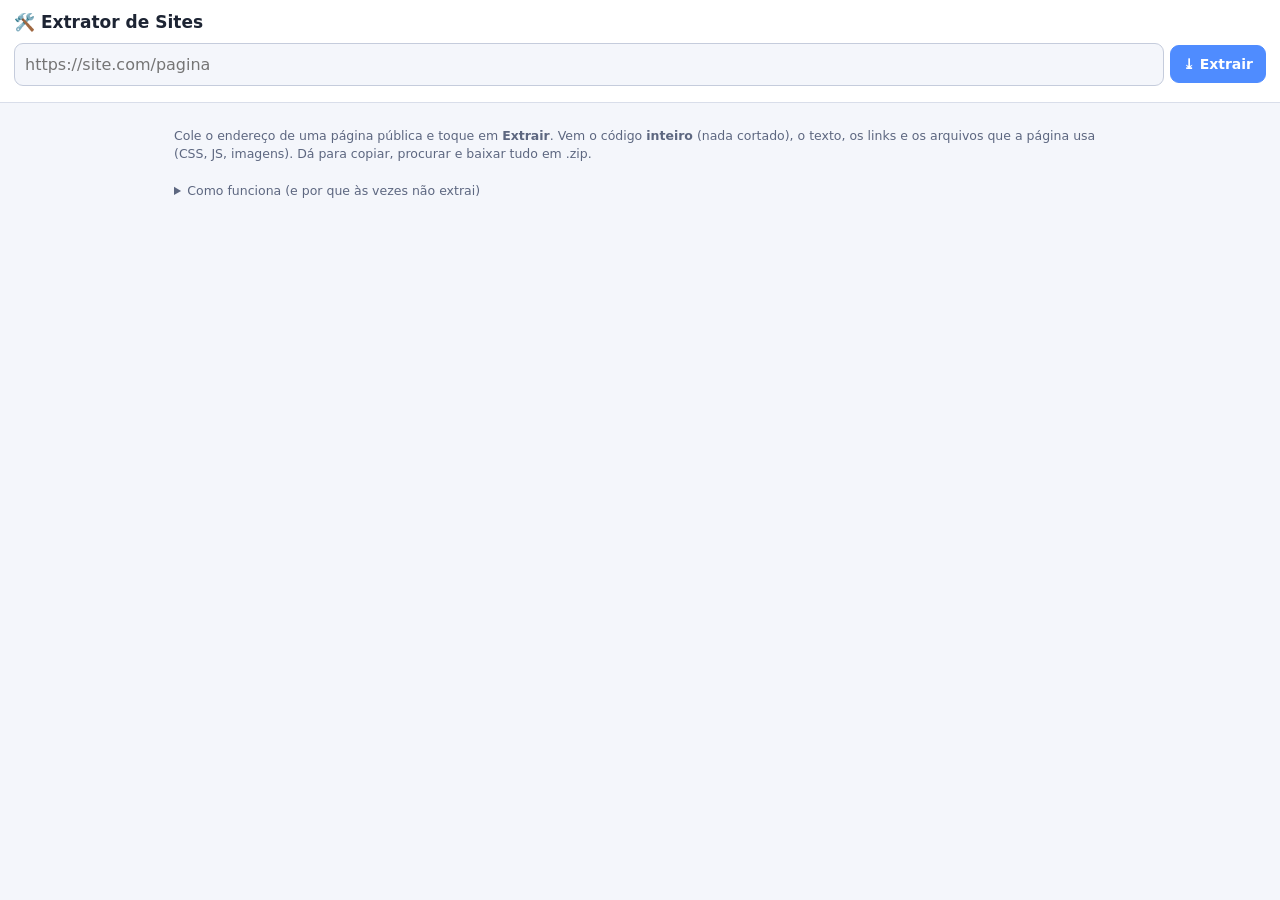
<file: app/ferramentas/extrator.html>
<!DOCTYPE html>
<html lang="pt-BR">
<head>
<meta charset="utf-8">
<meta name="viewport" content="width=device-width, initial-scale=1, viewport-fit=cover">
<meta name="theme-color" content="#1b2337">
<title>Extrator de Sites</title>
<style>
  :root { --bg:#0f1420; --bg2:#151b2b; --bg3:#1b2337; --line:#263048; --line2:#34405e; --tx:#d8deea; --mut:#8592ab; --acc:#4f8cff; --ok:#38c793; --bad:#ff6b78; --mono:ui-monospace,"Cascadia Code",Consolas,Menlo,monospace; }
  @media (prefers-color-scheme: light) { :root { --bg:#f4f6fb; --bg2:#fff; --bg3:#eef1f8; --line:#d9deea; --line2:#c5ccdc; --tx:#1d2433; --mut:#5d6780; } }
  * { box-sizing: border-box; } [hidden] { display: none !important; }
  body { margin: 0; background: var(--bg); color: var(--tx); font: 15px/1.45 system-ui,-apple-system,"Segoe UI",Roboto,sans-serif; }
  header { position: sticky; top: 0; z-index: 5; background: var(--bg2); border-bottom: 1px solid var(--line); padding: 10px 14px; padding-top: max(10px, env(safe-area-inset-top)); }
  h1 { font-size: 17px; margin: 0 0 8px; }
  main { max-width: 960px; margin: 0 auto; padding: 12px 14px 60px; }
  .row { display: flex; gap: 6px; flex-wrap: wrap; align-items: center; }
  .inp { font: inherit; font-size: 16px; padding: 9px 10px; border-radius: 9px; border: 1px solid var(--line2); background: var(--bg); color: var(--tx); }
  .btn { font: inherit; font-size: 14px; padding: 8px 12px; border-radius: 9px; border: 1px solid var(--line2); background: var(--bg3); color: var(--tx); cursor: pointer; white-space: nowrap; }
  .btn.p { background: var(--acc); border-color: var(--acc); color: #fff; font-weight: 600; }
  .btn.s { padding: 4px 9px; font-size: 13px; }
  .btn:disabled { opacity: .55; }
  .muted { color: var(--mut); } .small { font-size: 12.5px; }
  .msg { padding: 9px 12px; border-radius: 9px; font-size: 14px; margin: 8px 0; white-space: pre-wrap; }
  .msg.err { background: #ff6b781f; color: var(--bad); } .msg.ok { background: #38c7931f; color: var(--ok); }
  .tabs { display: flex; gap: 4px; flex-wrap: wrap; margin: 10px 0 6px; }
  .tab { font: inherit; font-size: 13px; padding: 6px 11px; border-radius: 99px; border: 1px solid var(--line2); background: var(--bg3); color: var(--tx); cursor: pointer; }
  .tab.on { background: var(--acc); border-color: var(--acc); color: #fff; }
  pre { margin: 0; white-space: pre-wrap; word-break: break-word; font: 12.5px/1.5 var(--mono); background: var(--bg2); border: 1px solid var(--line); border-radius: 10px; padding: 10px; max-height: 75vh; overflow: auto; }
  .lst div { display: flex; gap: 6px; align-items: center; padding: 6px 8px; border-bottom: 1px solid var(--line); font-size: 13px; }
  .lst div span { flex: 1; min-width: 0; word-break: break-all; font-family: var(--mono); }
  .lst a { color: #8fb8ff; }
  mark { background: #f2b84b66; color: inherit; }
  .hist { display: flex; gap: 4px; flex-wrap: wrap; margin-top: 6px; }
  .hist button { font-size: 11.5px; padding: 3px 8px; border-radius: 99px; border: 1px solid var(--line2); background: var(--bg3); color: var(--mut); cursor: pointer; max-width: 220px; overflow: hidden; text-overflow: ellipsis; white-space: nowrap; }
</style>
</head>
<body>
<header>
  <h1>🛠️ Extrator de Sites</h1>
  <div class="row">
    <input class="inp" id="url" type="url" placeholder="https://site.com/pagina" style="flex:1;min-width:180px" autocomplete="off" autocapitalize="off">
    <button class="btn p" id="go">⤓ Extrair</button>
  </div>
  <div class="hist" id="hist"></div>
</header>
<main>
  <p class="muted small" id="ajuda">Cole o endereço de uma página pública e toque em <b>Extrair</b>. Vem o código <b>inteiro</b> (nada cortado), o texto, os links e os arquivos que a página usa (CSS, JS, imagens). Dá para copiar, procurar e baixar tudo em .zip.</p>
  <div id="status"></div>
  <div id="res" hidden>
    <div class="row small muted" id="info"></div>
    <div class="tabs" id="tabs">
      <button class="tab on" data-t="codigo">📄 Código</button>
      <button class="tab" data-t="texto">📝 Texto</button>
      <button class="tab" data-t="links">🔗 Links</button>
      <button class="tab" data-t="rec">🧩 Arquivos da página</button>
    </div>
    <div class="row" style="margin-bottom:6px">
      <input class="inp" id="q" placeholder="🔍 Procurar…" style="flex:1;min-width:140px;padding:6px 9px;font-size:14px">
      <button class="btn s" id="copiar">📋 Copiar esta aba</button>
      <button class="btn s" id="baixar">⤓ Baixar esta aba</button>
      <button class="btn s" id="zip">📦 Baixar tudo (.zip)</button>
    </div>
    <div id="view"></div>
  </div>
  <details style="margin-top:18px"><summary class="small muted">Como funciona (e por que às vezes não extrai)</summary>
    <div class="small muted" style="margin-top:6px">
      <p>O navegador, por segurança, não deixa uma página ler outro site (é a trava chamada <b>CORS</b>). Por isso o extrator tenta em <b>cascata</b>:</p>
      <ol>
        <li><b>Direto</b>: funciona com sites que liberam (vários do governo liberam).</li>
        <li>Passando por <b>"pontes" públicas gratuitas</b> que buscam a página por você, uma depois da outra até alguma dar certo.</li>
        <li>Por último, um leitor que devolve só o <b>texto</b> da página.</li>
      </ol>
      <p>No APK, a trava do CORS não existe do mesmo jeito; por isso alguns extratores funcionam no APK e não no navegador.</p>
      <p>⚠ Use só com páginas <b>públicas</b>: as pontes são de terceiros e veem o que passa por elas. Páginas com login, senha ou dados de clientes não devem passar por aqui. Sites com proteção forte (Cloudflare, Netlify com bloqueio) podem recusar todas as pontes. Copiar o código de um sistema pago pode ir contra os termos de uso dele: use para estudar e se inspirar.</p>
    </div>
  </details>
</main>
<script>
(function () {
  'use strict';
  const $ = (s) => document.querySelector(s);
  const esc = (s) => String(s == null ? '' : s).replace(/[&<>"']/g, (c) => ({ '&': '&amp;', '<': '&lt;', '>': '&gt;', '"': '&quot;', "'": '&#39;' }[c]));
  // Rotas em cascata: a primeira que responder com conteúdo vence.
  const ROTAS = [
    { nome: 'direto', url: (u) => u },
    { nome: 'ponte allorigins', url: (u) => 'https://api.allorigins.win/raw?url=' + encodeURIComponent(u) },
    { nome: 'ponte allorigins (json)', url: (u) => 'https://api.allorigins.win/get?url=' + encodeURIComponent(u), json: 'contents' },
    { nome: 'ponte corsproxy', url: (u) => 'https://corsproxy.io/?url=' + encodeURIComponent(u) },
    { nome: 'ponte codetabs', url: (u) => 'https://api.codetabs.com/v1/proxy/?quest=' + encodeURIComponent(u) },
    { nome: 'ponte cors.lol', url: (u) => 'https://api.cors.lol/?url=' + encodeURIComponent(u) },
  ];
  const LEITOR = (u) => 'https://r.jina.ai/' + u;

  let atual = null, aba = 'codigo';
  const hist = (() => { try { return JSON.parse(localStorage.getItem('extrator:hist') || '[]'); } catch { return []; } })();
  function salvarHist(u) { const i = hist.indexOf(u); if (i >= 0) hist.splice(i, 1); hist.unshift(u); hist.length = Math.min(hist.length, 12); try { localStorage.setItem('extrator:hist', JSON.stringify(hist)); } catch {} renderHist(); }
  function renderHist() { $('#hist').innerHTML = hist.map((u) => '<button data-u="' + esc(u) + '" title="' + esc(u) + '">' + esc(u.replace(/^https?:\/\//, '')) + '</button>').join(''); }
  $('#hist').onclick = (e) => { const b = e.target.closest('[data-u]'); if (b) { $('#url').value = b.dataset.u; extrair(); } };
  renderHist();

  function status(t, k) { $('#status').innerHTML = t ? '<div class="msg ' + (k || '') + '">' + t + '</div>' : ''; }

  async function buscar(u, binario, tempo) {
    const erros = [];
    for (const r of ROTAS) {
      try {
        const ctl = new AbortController(); const tm = setTimeout(() => ctl.abort(), tempo || 20000);
        const res = await fetch(r.url(u), { signal: ctl.signal, redirect: 'follow' });
        clearTimeout(tm);
        if (!res.ok) { erros.push(r.nome + ': erro ' + res.status); continue; }
        if (binario && r.json) continue;
        if (binario) { const b = new Uint8Array(await res.arrayBuffer()); if (b.length) return { rota: r.nome, bytes: b, tipo: res.headers.get('content-type') || '' }; erros.push(r.nome + ': vazio'); continue; }
        let t = await res.text();
        if (r.json) { try { t = JSON.parse(t)[r.json] || ''; } catch { t = ''; } }
        if (t && t.trim()) return { rota: r.nome, texto: t, tipo: res.headers.get('content-type') || '' };
        erros.push(r.nome + ': vazio');
      } catch (e) { erros.push(r.nome + ': ' + (e.name === 'AbortError' ? 'demorou demais' : 'bloqueado')); }
    }
    const err = new Error(erros.join('\n')); err.lista = erros; throw err;
  }

  function absoluto(base, href) { try { return new URL(href, base).href; } catch { return null; } }
  function analisar(html, base) {
    const doc = new DOMParser().parseFromString(html, 'text/html');
    const links = new Map(), rec = new Map();
    doc.querySelectorAll('a[href]').forEach((a) => { const u = absoluto(base, a.getAttribute('href')); if (u && /^https?:/.test(u)) links.set(u, (a.textContent || '').trim().replace(/\s+/g, ' ')); });
    const addRec = (u, tipo) => { u = absoluto(base, u); if (u && /^https?:/.test(u) && !rec.has(u)) rec.set(u, tipo); };
    doc.querySelectorAll('link[rel~="stylesheet"][href]').forEach((l) => addRec(l.getAttribute('href'), 'css'));
    doc.querySelectorAll('script[src]').forEach((s) => addRec(s.getAttribute('src'), 'js'));
    doc.querySelectorAll('link[rel~="manifest"][href]').forEach((l) => addRec(l.getAttribute('href'), 'manifest'));
    doc.querySelectorAll('link[rel~="icon"][href], link[rel~="apple-touch-icon"][href]').forEach((l) => addRec(l.getAttribute('href'), 'ícone'));
    doc.querySelectorAll('img[src]').forEach((i) => addRec(i.getAttribute('src'), 'imagem'));
    doc.querySelectorAll('source[src], video[src], audio[src]').forEach((i) => addRec(i.getAttribute('src'), 'mídia'));
    const sw = html.match(/serviceWorker\.register\(\s*['"`]([^'"`]+)['"`]/); if (sw) addRec(sw[1], 'service worker');
    doc.querySelectorAll('script, style, noscript, template').forEach((n) => n.remove());
    doc.querySelectorAll('br').forEach((n) => n.replaceWith('\n'));
    doc.querySelectorAll('p,div,h1,h2,h3,h4,h5,h6,li,tr,section,article,header,footer,nav,main,aside,blockquote,pre,table,ul,ol,dt,dd,figcaption').forEach((n) => { n.append('\n'); });
    doc.querySelectorAll('td,th').forEach((n) => n.append(' | '));
    const texto = (doc.body ? doc.body.textContent : doc.documentElement.textContent || '').replace(/[ \t]+\n/g, '\n').replace(/\n[ \t]+/g, '\n').replace(/\n{3,}/g, '\n\n').trim();
    const titulo = (new DOMParser().parseFromString(html, 'text/html').title || '').trim();
    return { links: [...links].map(([u, t]) => ({ u, t })), rec: [...rec].map(([u, tipo]) => ({ u, tipo })), texto, titulo };
  }

  async function extrair() {
    let u = $('#url').value.trim();
    if (!u) return status('Cole um endereço primeiro.', 'err');
    if (!/^https?:\/\//i.test(u)) u = 'https://' + u;
    $('#url').value = u; $('#go').disabled = true; $('#res').hidden = true;
    status('Buscando… (tento direto e depois pelas pontes, uma por uma)');
    try {
      const r = await buscar(u);
      const a = analisar(r.texto, u);
      atual = { url: u, html: r.texto, rota: r.rota, ...a };
      salvarHist(u);
      status('✅ Extraído pela rota: <b>' + esc(r.rota) + '</b>', 'ok');
      mostrar();
    } catch (e) {
      // Último recurso: só o texto da página
      try {
        const res = await fetch(LEITOR(u));
        if (!res.ok) throw new Error('leitor: erro ' + res.status);
        const t = await res.text();
        atual = { url: u, html: '', rota: 'leitor de texto', links: [], rec: [], texto: t, titulo: '' };
        salvarHist(u);
        status('⚠ O código não veio (o site bloqueia), mas consegui o <b>texto</b> da página pelo leitor.', 'ok');
        aba = 'texto'; mostrar();
      } catch (e2) {
        status('❌ Não consegui extrair. Tentativas:\n' + esc((e.lista || [e.message]).concat(['leitor de texto: ' + e2.message]).join('\n')) + '\n\nO site pode ter proteção forte, exigir login, ou estar fora do ar.', 'err');
      }
    } finally { $('#go').disabled = false; }
  }

  function realce(t, q) {
    if (!q) return esc(t);
    const lo = t.toLowerCase(), ql = q.toLowerCase(); let o = '', i = 0, j;
    while ((j = lo.indexOf(ql, i)) >= 0) { o += esc(t.slice(i, j)) + '<mark>' + esc(t.slice(j, j + q.length)) + '</mark>'; i = j + q.length; }
    return o + esc(t.slice(i));
  }
  function conteudoAba() {
    if (!atual) return '';
    if (aba === 'codigo') return atual.html;
    if (aba === 'texto') return atual.texto;
    if (aba === 'links') return atual.links.map((l) => l.u + (l.t ? '  — ' + l.t : '')).join('\n');
    return atual.rec.map((r) => '[' + r.tipo + '] ' + r.u).join('\n');
  }
  function mostrar() {
    $('#res').hidden = false;
    document.querySelectorAll('.tab').forEach((t) => t.classList.toggle('on', t.dataset.t === aba));
    const q = $('#q').value.trim();
    $('#info').innerHTML = (atual.titulo ? '<b>' + esc(atual.titulo) + '</b> · ' : '') + (atual.html ? (atual.html.length / 1024).toFixed(1).replace('.', ',') + ' KB de código · ' + atual.html.split('\n').length.toLocaleString('pt-BR') + ' linhas · ' : '') + atual.links.length + ' links · ' + atual.rec.length + ' arquivos';
    if (aba === 'codigo' || aba === 'texto') {
      const t = conteudoAba();
      $('#view').innerHTML = t ? '<pre>' + realce(t, q) + '</pre>' : '<p class="muted">Nada nesta aba.</p>';
      return;
    }
    const lista = aba === 'links' ? atual.links.map((l) => ({ u: l.u, d: l.t })) : atual.rec.map((r) => ({ u: r.u, d: r.tipo }));
    const vis = lista.filter((x) => !q || (x.u + ' ' + x.d).toLowerCase().includes(q.toLowerCase()));
    $('#view').innerHTML = vis.length ? '<div class="lst">' + vis.map((x) => '<div><span>' + realce(x.u, q) + (x.d ? '<br><small class="muted">' + realce(x.d, q) + '</small>' : '') + '</span>' +
      (aba === 'links' ? '<button class="btn s" data-ext="' + esc(x.u) + '">⤓ Extrair</button>' : '<button class="btn s" data-ver="' + esc(x.u) + '">👁 Ver</button>') + '<a class="btn s" href="' + esc(x.u) + '" target="_blank" rel="noopener">↗</a></div>').join('') + '</div>' : '<p class="muted">Nada aqui.</p>';
  }
  $('#tabs').onclick = (e) => { const t = e.target.closest('[data-t]'); if (t) { aba = t.dataset.t; mostrar(); } };
  $('#q').oninput = mostrar;
  $('#view').addEventListener('click', async (e) => {
    const x = e.target.closest('[data-ext]'); if (x) { $('#url').value = x.dataset.ext; window.scrollTo(0, 0); extrair(); return; }
    const v = e.target.closest('[data-ver]');
    if (v) {
      v.disabled = true; v.textContent = '…';
      try {
        const r = await buscar(v.dataset.ver);
        const box = document.createElement('pre'); box.style.marginTop = '6px'; box.textContent = r.texto;
        v.closest('div').after(box); v.textContent = '✓';
      } catch { v.textContent = '✗'; }
    }
  });
  $('#go').onclick = extrair;
  $('#url').addEventListener('keydown', (e) => { if (e.key === 'Enter') extrair(); });

  async function copiar(t) {
    try { await navigator.clipboard.writeText(t); status('📋 Copiado (' + t.length.toLocaleString('pt-BR') + ' caracteres)', 'ok'); }
    catch { const ta = document.createElement('textarea'); ta.value = t; document.body.appendChild(ta); ta.select(); document.execCommand('copy'); ta.remove(); status('📋 Copiado', 'ok'); }
  }
  function baixar(nome, blob) { const a = document.createElement('a'); a.href = URL.createObjectURL(blob); a.download = nome; document.body.appendChild(a); a.click(); a.remove(); setTimeout(() => URL.revokeObjectURL(a.href), 3000); }
  const nomeBase = () => { try { const u = new URL(atual.url); return (u.hostname + u.pathname).replace(/[^\w.-]+/g, '-').replace(/-+$/, '') || 'pagina'; } catch { return 'pagina'; } };
  $('#copiar').onclick = () => copiar(conteudoAba());
  $('#baixar').onclick = () => baixar(nomeBase() + (aba === 'codigo' ? '.html' : '-' + aba + '.txt'), new Blob([conteudoAba()], { type: 'text/plain;charset=utf-8' }));

  // ── .zip com a página e os arquivos dela ──────────────────────────────────
  const CRC = (() => { const t = new Uint32Array(256); for (let n = 0; n < 256; n++) { let c = n; for (let k = 0; k < 8; k++) c = c & 1 ? 0xedb88320 ^ (c >>> 1) : c >>> 1; t[n] = c >>> 0; } return t; })();
  const crc32 = (u8) => { let c = 0xffffffff; for (let i = 0; i < u8.length; i++) c = CRC[(c ^ u8[i]) & 0xff] ^ (c >>> 8); return (c ^ 0xffffffff) >>> 0; };
  function zip(files) {
    const enc = new TextEncoder(), parts = [], cen = []; let off = 0;
    for (const f of files) {
      const nm = enc.encode(f.name), d = f.data, crc = crc32(d);
      const h = new DataView(new ArrayBuffer(30)); h.setUint32(0, 0x04034b50, true); h.setUint16(4, 20, true); h.setUint16(6, 0x800, true); h.setUint32(14, crc, true); h.setUint32(18, d.length, true); h.setUint32(22, d.length, true); h.setUint16(26, nm.length, true);
      parts.push(new Uint8Array(h.buffer), nm, d);
      const c = new DataView(new ArrayBuffer(46)); c.setUint32(0, 0x02014b50, true); c.setUint16(4, 20, true); c.setUint16(6, 20, true); c.setUint16(8, 0x800, true); c.setUint32(16, crc, true); c.setUint32(20, d.length, true); c.setUint32(24, d.length, true); c.setUint16(28, nm.length, true); c.setUint32(42, off, true);
      cen.push(new Uint8Array(c.buffer), nm); off += 30 + nm.length + d.length;
    }
    const cs = cen.reduce((a, b) => a + b.length, 0), e = new DataView(new ArrayBuffer(22));
    e.setUint32(0, 0x06054b50, true); e.setUint16(8, files.length, true); e.setUint16(10, files.length, true); e.setUint32(12, cs, true); e.setUint32(16, off, true);
    return new Blob(parts.concat(cen, [new Uint8Array(e.buffer)]), { type: 'application/zip' });
  }
  $('#zip').onclick = async () => {
    if (!atual) return;
    const enc = new TextEncoder(), files = [], usados = new Set(), falhas = [];
    const caminho = (u) => { try { const x = new URL(u); let p = (x.hostname === new URL(atual.url).hostname ? '' : x.hostname + '/') + x.pathname.replace(/^\/+/, ''); if (!p || p.endsWith('/')) p += 'index'; p = p.replace(/[?*:|"<>]/g, '_'); let q = p, i = 2; while (usados.has(q)) q = p.replace(/(\.[^./]+)?$/, '-' + i++ + '$1'); usados.add(q); return 'arquivos/' + q; } catch { return 'arquivos/item-' + usados.size; } };
    if (atual.html) files.push({ name: 'pagina.html', data: enc.encode(atual.html) });
    files.push({ name: 'texto.txt', data: enc.encode(atual.texto || '') });
    files.push({ name: 'links.txt', data: enc.encode(atual.links.map((l) => l.u + (l.t ? '  — ' + l.t : '')).join('\n')) });
    let n = 0;
    for (const r of atual.rec) {
      n++; status('📦 Baixando arquivos da página: ' + n + ' de ' + atual.rec.length + '…');
      try { const b = await buscar(r.u, true, 15000); files.push({ name: caminho(r.u), data: b.bytes }); }
      catch { falhas.push(r.u); }
    }
    files.push({ name: 'LEIA-ME.txt', data: enc.encode('Extraído de: ' + atual.url + '\nEm: ' + new Date().toLocaleString('pt-BR') + '\nRota: ' + atual.rota + '\n\npagina.html = código da página\ntexto.txt = só o texto\nlinks.txt = todos os links\narquivos/ = CSS, JS, imagens que a página usa\n' + (falhas.length ? '\nNão consegui baixar (' + falhas.length + '):\n' + falhas.join('\n') + '\n' : '')) });
    const blob = zip(files);
    baixar(nomeBase() + '.zip', blob);
    status('📦 Pronto: ' + files.length + ' arquivo(s) no .zip' + (falhas.length ? ' · ' + falhas.length + ' não vieram (veja LEIA-ME.txt)' : ''), 'ok');
  };
})();
</script>
</body>
</html>
</file>
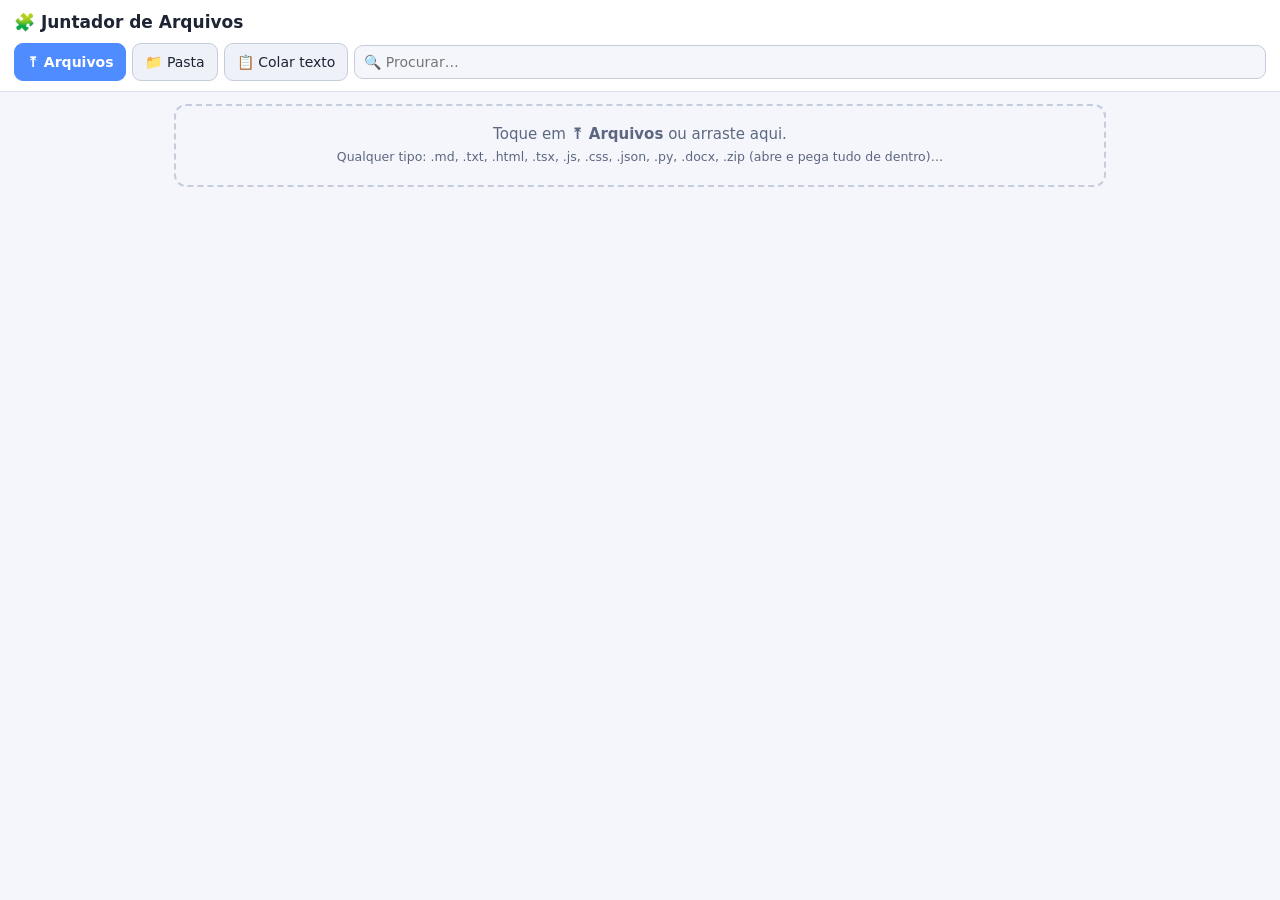
<file: app/ferramentas/juntador.html>
<!DOCTYPE html>
<html lang="pt-BR">
<head>
<meta charset="utf-8">
<meta name="viewport" content="width=device-width, initial-scale=1, viewport-fit=cover">
<meta name="theme-color" content="#1b2337">
<title>Juntador de Arquivos</title>
<style>
  :root { --bg:#0f1420; --bg2:#151b2b; --bg3:#1b2337; --line:#263048; --line2:#34405e; --tx:#d8deea; --mut:#8592ab; --acc:#4f8cff; --ok:#38c793; --warn:#f2b84b; --bad:#ff6b78; --mono:ui-monospace,"Cascadia Code","JetBrains Mono",Consolas,Menlo,monospace; }
  @media (prefers-color-scheme: light) { :root { --bg:#f4f6fb; --bg2:#ffffff; --bg3:#eef1f8; --line:#d9deea; --line2:#c5ccdc; --tx:#1d2433; --mut:#5d6780; } }
  * { box-sizing: border-box; }
  [hidden] { display: none !important; }
  body { margin: 0; background: var(--bg); color: var(--tx); font: 15px/1.45 system-ui,-apple-system,"Segoe UI",Roboto,sans-serif; }
  header { position: sticky; top: 0; z-index: 10; background: var(--bg2); border-bottom: 1px solid var(--line); padding: 10px 14px; padding-top: max(10px, env(safe-area-inset-top)); }
  header h1 { margin: 0 0 8px; font-size: 17px; }
  main { max-width: 960px; margin: 0 auto; padding: 12px 14px 120px; }
  .row { display: flex; gap: 6px; flex-wrap: wrap; align-items: center; }
  .btn { font: inherit; font-size: 14px; padding: 8px 12px; border-radius: 9px; border: 1px solid var(--line2); background: var(--bg3); color: var(--tx); cursor: pointer; white-space: nowrap; }
  .btn:hover { border-color: var(--acc); }
  .btn.p { background: var(--acc); border-color: var(--acc); color: #fff; font-weight: 600; }
  .btn.s { padding: 4px 9px; font-size: 13px; border-radius: 7px; }
  .btn.d { color: var(--bad); }
  .inp { font: inherit; font-size: 16px; padding: 8px 10px; border-radius: 9px; border: 1px solid var(--line2); background: var(--bg); color: var(--tx); }
  textarea.inp { width: 100%; font-family: var(--mono); font-size: 13px; }
  .muted { color: var(--mut); } .small { font-size: 12.5px; }
  .card { background: var(--bg2); border: 1px solid var(--line); border-radius: 12px; padding: 12px; margin-bottom: 10px; }
  .drop { border: 2px dashed var(--line2); border-radius: 12px; padding: 18px; text-align: center; color: var(--mut); margin-bottom: 10px; }
  .drop.on { border-color: var(--acc); color: var(--tx); }
  .it { background: var(--bg2); border: 1px solid var(--line); border-radius: 10px; margin-bottom: 6px; }
  .it.off { opacity: .5; }
  .it-h { display: flex; align-items: center; gap: 6px; padding: 7px 8px; }
  .it-h input[type=checkbox] { width: 18px; height: 18px; flex-shrink: 0; }
  .nm { flex: 1; min-width: 0; cursor: pointer; }
  .nm b { display: block; font-family: var(--mono); font-size: 13px; word-break: break-all; }
  .nm small { color: var(--mut); font-size: 11.5px; }
  .tag { font-size: 10.5px; padding: 1px 6px; border-radius: 99px; background: var(--bg3); border: 1px solid var(--line2); margin-right: 4px; }
  .mv { display: flex; gap: 3px; flex-shrink: 0; }
  .body { border-top: 1px solid var(--line); padding: 8px; }
  pre.code { margin: 0; white-space: pre-wrap; word-break: break-word; font: 12.5px/1.5 var(--mono); background: var(--bg); border: 1px solid var(--line); border-radius: 8px; padding: 10px; max-height: 70vh; overflow: auto; }
  mark { background: #f2b84b66; color: inherit; border-radius: 2px; }
  .bar { position: fixed; left: 0; right: 0; bottom: 0; background: var(--bg2); border-top: 1px solid var(--line); padding: 8px 14px; padding-bottom: max(8px, env(safe-area-inset-bottom)); z-index: 10; }
  .bar .row { max-width: 960px; margin: 0 auto; }
  .toast { position: fixed; left: 50%; bottom: 80px; transform: translateX(-50%); background: #111827; color: #fff; padding: 9px 14px; border-radius: 10px; font-size: 14px; z-index: 50; max-width: 90vw; text-align: center; }
  .modal { position: fixed; inset: 0; background: rgba(0,0,0,.55); z-index: 40; display: flex; align-items: center; justify-content: center; padding: 14px; }
  .modal > div { background: var(--bg2); border: 1px solid var(--line2); border-radius: 14px; padding: 14px; width: 100%; max-width: 720px; max-height: 90vh; overflow: auto; }
  .opts label { display: flex; gap: 8px; align-items: flex-start; margin: 6px 0; font-size: 14px; }
  .opts input[type=radio], .opts input[type=checkbox] { margin-top: 3px; width: 17px; height: 17px; flex-shrink: 0; }
  details > summary { cursor: pointer; }
</style>
</head>
<body>
<header>
  <h1>🧩 Juntador de Arquivos</h1>
  <div class="row">
    <button class="btn p" id="b-add">⤒ Arquivos</button>
    <button class="btn" id="b-dir">📁 Pasta</button>
    <button class="btn" id="b-paste">📋 Colar texto</button>
    <input class="inp" id="q" placeholder="🔍 Procurar…" style="flex:1;min-width:120px;padding:6px 9px;font-size:14px">
  </div>
  <input type="file" id="f-files" multiple hidden>
  <input type="file" id="f-dir" webkitdirectory multiple hidden>
</header>
<main>
  <div class="drop" id="drop">Toque em <b>⤒ Arquivos</b> ou arraste aqui.<br><span class="small">Qualquer tipo: .md, .txt, .html, .tsx, .js, .css, .json, .py, .docx, .zip (abre e pega tudo de dentro)…</span></div>
  <div class="row small muted" id="resumo" style="margin-bottom:8px"></div>
  <div class="row" id="ordem" hidden style="margin-bottom:8px">
    <span class="small muted">Ordenar:</span>
    <button class="btn s" data-o="nome">Nome A→Z</button>
    <button class="btn s" data-o="tipo">Tipo</button>
    <button class="btn s" data-o="pasta">Pasta</button>
    <button class="btn s" data-o="tam">Tamanho</button>
    <button class="btn s" data-o="inv">Inverter</button>
    <button class="btn s" id="b-todos">☑ Todos</button>
    <button class="btn s" id="b-nenhum">☐ Nenhum</button>
    <button class="btn s d" id="b-limpar">🗑 Limpar tudo</button>
  </div>
  <div id="lista"></div>
</main>
<div class="bar" id="bar" hidden>
  <div class="row">
    <span class="small muted" id="sel"></span>
    <span style="flex:1"></span>
    <button class="btn" id="b-copiar">📋 Copiar tudo</button>
    <button class="btn p" id="b-gerar">⤓ Gerar arquivo único</button>
  </div>
</div>

<script>
(function () {
  'use strict';
  const $ = (s, r) => (r || document).querySelector(s);
  const esc = (s) => String(s == null ? '' : s).replace(/[&<>"']/g, (c) => ({ '&': '&amp;', '<': '&lt;', '>': '&gt;', '"': '&quot;', "'": '&#39;' }[c]));
  let items = [];        // { id, path, text|null, b64|null, size, on, open }
  let q = '';
  const uid = () => Date.now().toString(36) + Math.random().toString(36).slice(2, 7);
  function toast(t, ms) { const el = document.createElement('div'); el.className = 'toast'; el.textContent = t; document.body.appendChild(el); setTimeout(() => el.remove(), ms || 2600); }

  // ── Tipos ───────────────────────────────────────────────────────────────────
  const LANG = { md: 'markdown', markdown: 'markdown', txt: 'text', html: 'html', htm: 'html', css: 'css', scss: 'scss', js: 'javascript', mjs: 'javascript', cjs: 'javascript', jsx: 'jsx', ts: 'typescript', tsx: 'tsx', json: 'json', py: 'python', sh: 'bash', bat: 'bat', ps1: 'powershell', yml: 'yaml', yaml: 'yaml', xml: 'xml', svg: 'svg', sql: 'sql', java: 'java', kt: 'kotlin', gradle: 'groovy', php: 'php', rb: 'ruby', go: 'go', rs: 'rust', c: 'c', h: 'c', cpp: 'cpp', cs: 'csharp', vue: 'vue', svelte: 'svelte', toml: 'toml', ini: 'ini', env: 'text', csv: 'csv', docx: 'text' };
  const ext = (p) => { const b = p.split('/').pop().toLowerCase(); const i = b.lastIndexOf('.'); return i > 0 ? b.slice(i + 1) : ''; };
  const lang = (p) => LANG[ext(p)] || 'text';
  const isTexto = (p) => ['markdown', 'text'].includes(lang(p));
  const BIN = /^(png|jpe?g|gif|webp|ico|bmp|pdf|zip|apk|jar|keystore|jks|mp3|mp4|wav|ogg|webm|woff2?|ttf|otf|eot|exe|dll|so|bin|7z|rar|gz|tgz|mov|avi|psd|xlsx?|pptx?)$/;
  const bytesFmt = (n) => n < 1024 ? n + ' B' : n < 1048576 ? (n / 1024).toFixed(1).replace('.', ',') + ' KB' : (n / 1048576).toFixed(1).replace('.', ',') + ' MB';
  const linhas = (t) => t == null ? 0 : (t.match(/\n/g) || []).length + 1;

  function decode(u8) {
    try { return new TextDecoder('utf-8', { fatal: true }).decode(u8).replace(/^﻿/, ''); }
    catch { return new TextDecoder('windows-1252').decode(u8); }
  }
  function pareceBinario(u8) { const n = Math.min(u8.length, 8000); for (let i = 0; i < n; i++) if (u8[i] === 0) return true; return false; }
  function b64(u8) { let s = ''; for (let i = 0; i < u8.length; i += 0x8000) s += String.fromCharCode.apply(null, u8.subarray(i, i + 0x8000)); return btoa(s); }
  function unb64(s) { const b = atob(s); const u = new Uint8Array(b.length); for (let i = 0; i < b.length; i++) u[i] = b.charCodeAt(i); return u; }

  // ── ZIP: ler (sem biblioteca) ───────────────────────────────────────────────
  async function inflate(u8) {
    if (typeof DecompressionStream === 'undefined') throw new Error('Este navegador não abre .zip compactado. Atualize o navegador.');
    const ds = new DecompressionStream('deflate-raw');
    const out = new Response(new Blob([u8]).stream().pipeThrough(ds));
    return new Uint8Array(await out.arrayBuffer());
  }
  async function lerZip(u8) {
    const dv = new DataView(u8.buffer, u8.byteOffset, u8.byteLength);
    let eocd = -1;
    for (let i = u8.length - 22; i >= Math.max(0, u8.length - 65557); i--) if (dv.getUint32(i, true) === 0x06054b50) { eocd = i; break; }
    if (eocd < 0) throw new Error('.zip inválido ou corrompido');
    let n = dv.getUint16(eocd + 10, true), off = dv.getUint32(eocd + 16, true);
    if (off === 0xffffffff || n === 0xffff) { const loc = eocd - 20; if (loc >= 0 && dv.getUint32(loc, true) === 0x07064b50) { const z = Number(dv.getBigUint64(loc + 8, true)); n = Number(dv.getBigUint64(z + 32, true)); off = Number(dv.getBigUint64(z + 48, true)); } }
    const out = [], utf = new TextDecoder('utf-8'), lat = new TextDecoder('windows-1252');
    let p = off;
    for (let k = 0; k < n; k++) {
      if (dv.getUint32(p, true) !== 0x02014b50) break;
      const flags = dv.getUint16(p + 8, true), method = dv.getUint16(p + 10, true);
      let csize = dv.getUint32(p + 20, true);
      const nl = dv.getUint16(p + 28, true), el = dv.getUint16(p + 30, true), cl = dv.getUint16(p + 32, true);
      let lo = dv.getUint32(p + 42, true);
      const nameB = u8.subarray(p + 46, p + 46 + nl);
      const name = (flags & 0x800) ? utf.decode(nameB) : (() => { try { return new TextDecoder('utf-8', { fatal: true }).decode(nameB); } catch { return lat.decode(nameB); } })();
      if (csize === 0xffffffff || lo === 0xffffffff) { let e = p + 46 + nl; const end = e + el; while (e < end) { const id = dv.getUint16(e, true), sz = dv.getUint16(e + 2, true); if (id === 1) { let q2 = e + 4; if (dv.getUint32(p + 24, true) === 0xffffffff) q2 += 8; if (csize === 0xffffffff) { csize = Number(dv.getBigUint64(q2, true)); q2 += 8; } if (lo === 0xffffffff) lo = Number(dv.getBigUint64(q2, true)); } e += 4 + sz; } }
      p += 46 + nl + el + cl;
      if (name.endsWith('/')) continue;
      const dataStart = lo + 30 + dv.getUint16(lo + 26, true) + dv.getUint16(lo + 28, true);
      const raw = u8.subarray(dataStart, dataStart + csize);
      let data;
      if (method === 0) data = raw.slice();
      else if (method === 8) data = await inflate(raw);
      else { out.push({ name, erro: 'compactação não suportada (' + method + ')' }); continue; }
      out.push({ name, data });
    }
    return out;
  }

  // ── ZIP: escrever (sem compactar, abre em qualquer lugar) ───────────────────
  const CRC = (() => { const t = new Uint32Array(256); for (let n = 0; n < 256; n++) { let c = n; for (let k = 0; k < 8; k++) c = c & 1 ? 0xedb88320 ^ (c >>> 1) : c >>> 1; t[n] = c >>> 0; } return t; })();
  const crc32 = (u8) => { let c = 0xffffffff; for (let i = 0; i < u8.length; i++) c = CRC[(c ^ u8[i]) & 0xff] ^ (c >>> 8); return (c ^ 0xffffffff) >>> 0; };
  function escreverZip(files) {
    const enc = new TextEncoder(), parts = [], central = []; let off = 0;
    for (const f of files) {
      const name = enc.encode(f.name), data = f.data, crc = crc32(data);
      const h = new DataView(new ArrayBuffer(30));
      h.setUint32(0, 0x04034b50, true); h.setUint16(4, 20, true); h.setUint16(6, 0x800, true); h.setUint16(8, 0, true);
      h.setUint32(14, crc, true); h.setUint32(18, data.length, true); h.setUint32(22, data.length, true); h.setUint16(26, name.length, true);
      parts.push(new Uint8Array(h.buffer), name, data);
      const c = new DataView(new ArrayBuffer(46));
      c.setUint32(0, 0x02014b50, true); c.setUint16(4, 20, true); c.setUint16(6, 20, true); c.setUint16(8, 0x800, true);
      c.setUint32(16, crc, true); c.setUint32(20, data.length, true); c.setUint32(24, data.length, true); c.setUint16(28, name.length, true); c.setUint32(42, off, true);
      central.push(new Uint8Array(c.buffer), name);
      off += 30 + name.length + data.length;
    }
    const csize = central.reduce((a, b) => a + b.length, 0);
    const e = new DataView(new ArrayBuffer(22));
    e.setUint32(0, 0x06054b50, true); e.setUint16(8, files.length, true); e.setUint16(10, files.length, true); e.setUint32(12, csize, true); e.setUint32(16, off, true);
    return new Blob(parts.concat(central, [new Uint8Array(e.buffer)]), { type: 'application/zip' });
  }

  // ── Word (.docx): só o texto ────────────────────────────────────────────────
  async function textoDocx(u8) {
    const ents = await lerZip(u8);
    const doc = ents.find((e) => e.name === 'word/document.xml');
    if (!doc || !doc.data) return null;
    const xml = new TextDecoder('utf-8').decode(doc.data);
    return xml.replace(/<w:tab\/>/g, '\t').replace(/<w:br[^>]*\/>/g, '\n').replace(/<\/w:p>/g, '\n').replace(/<[^>]+>/g, '')
      .replace(/&lt;/g, '<').replace(/&gt;/g, '>').replace(/&quot;/g, '"').replace(/&apos;/g, "'").replace(/&amp;/g, '&').replace(/\n{3,}/g, '\n\n').trim();
  }

  // ── Importar ────────────────────────────────────────────────────────────────
  async function addBytes(path, u8) {
    path = path.replace(/\\/g, '/').replace(/^\/+/, '');
    const e = ext(path);
    if (e === 'zip') {
      try {
        const ents = await lerZip(u8);
        const names = ents.map((x) => x.name);
        const raiz = names.length > 1 && names.every((n) => n.includes('/') && n.split('/')[0] === names[0].split('/')[0]) ? names[0].split('/')[0] + '/' : '';
        let n = 0;
        for (const x of ents) {
          if (/(^|\/)(__MACOSX|node_modules|\.git)\//.test(x.name) || /\.DS_Store$/.test(x.name)) continue;
          if (x.erro) { toast(x.name + ': ' + x.erro); continue; }
          await addBytes(x.name.slice(raiz.length), x.data); n++;
        }
        toast('📦 ' + path + ': ' + n + ' arquivo(s)');
      } catch (er) { toast('⚠ ' + path + ': ' + er.message, 5000); }
      return;
    }
    let text = null, bin = null;
    if (e === 'docx') { try { text = await textoDocx(u8); } catch {} bin = b64(u8); } // guarda o original para o .zip
    else if (BIN.test(e) || pareceBinario(u8)) bin = b64(u8);
    else text = decode(u8);
    const ex = items.find((i) => i.path === path);
    const rec = { id: ex ? ex.id : uid(), path, text, b64: bin, size: u8.length, on: true, open: false };
    if (ex) Object.assign(ex, rec); else items.push(rec);
    // Arquivo gerado por este Juntador? Oferece separar de volta.
    if (text && /<!-- arquivo: .+? -->/.test(text) && /<!-- fim: .+? -->/.test(text)) setTimeout(() => oferecerSeparar(rec), 200);
  }
  async function importar(fileList) {
    const files = Array.from(fileList || []);
    if (!files.length) return;
    toast('Lendo ' + files.length + ' arquivo(s)…', 1500);
    for (const f of files) await addBytes(f.webkitRelativePath || f.name, new Uint8Array(await f.arrayBuffer()));
    salvar(); render();
  }
  $('#b-add').onclick = () => $('#f-files').click();
  $('#b-dir').onclick = () => $('#f-dir').click();
  $('#f-files').onchange = (e) => { importar(e.target.files); e.target.value = ''; };
  $('#f-dir').onchange = (e) => { importar(e.target.files); e.target.value = ''; };
  const drop = $('#drop');
  ['dragenter', 'dragover'].forEach((t) => document.addEventListener(t, (e) => { e.preventDefault(); drop.classList.add('on'); }));
  ['dragleave', 'drop'].forEach((t) => document.addEventListener(t, (e) => { e.preventDefault(); if (t === 'drop' || e.target === drop) drop.classList.remove('on'); }));
  document.addEventListener('drop', (e) => importar(e.dataTransfer.files));
  $('#b-paste').onclick = () => {
    modal('<h3 style="margin-top:0">📋 Colar texto</h3><input class="inp" id="pn" placeholder="Nome (ex.: pagina.html ou notas.md)" style="width:100%;margin-bottom:8px"><textarea class="inp" id="pt" rows="12" placeholder="Cole aqui"></textarea><div class="row" style="justify-content:flex-end;margin-top:8px"><button class="btn" data-x="0">Cancelar</button><button class="btn p" data-x="1">Adicionar</button></div>',
      async (m, ok) => { if (!ok) return; const t = $('#pt', m).value; if (!t.trim()) return; let n = $('#pn', m).value.trim() || ('colado-' + (items.length + 1) + '.txt'); if (!ext(n)) n += /^\s*</.test(t) ? '.html' : '.md'; await addBytes(n, new TextEncoder().encode(t)); salvar(); render(); });
  };

  // ── Guardar no aparelho (não perde ao fechar) ──────────────────────────────
  let db = null;
  function idb() { if (db) return db; db = new Promise((res, rej) => { const r = indexedDB.open('juntador', 1); r.onupgradeneeded = () => r.result.createObjectStore('kv'); r.onsuccess = () => res(r.result); r.onerror = () => rej(r.error); }); return db; }
  async function salvar() { try { const d = await idb(); d.transaction('kv', 'readwrite').objectStore('kv').put(items.map(({ open, ...x }) => x), 'items'); } catch {} }
  async function carregar() { try { const d = await idb(); const r = d.transaction('kv').objectStore('kv').get('items'); r.onsuccess = () => { items = (r.result || []).map((x) => Object.assign(x, { open: false })); render(); }; } catch {} }

  // ── Lista ───────────────────────────────────────────────────────────────────
  function realce(t) {
    if (!q) return esc(t);
    const lo = t.toLowerCase(), ql = q.toLowerCase(); let out = '', i = 0, j;
    while ((j = lo.indexOf(ql, i)) >= 0) { out += esc(t.slice(i, j)) + '<mark>' + esc(t.slice(j, j + q.length)) + '</mark>'; i = j + q.length; }
    return out + esc(t.slice(i));
  }
  function render() {
    const vis = items.filter((x) => !q || x.path.toLowerCase().includes(q.toLowerCase()) || (x.text && x.text.toLowerCase().includes(q.toLowerCase())));
    const on = items.filter((x) => x.on);
    $('#ordem').hidden = !items.length; $('#bar').hidden = !items.length; $('#drop').hidden = items.length > 0;
    $('#resumo').textContent = items.length ? items.length + ' arquivo(s) · ' + bytesFmt(items.reduce((a, b) => a + b.size, 0)) + (q ? ' · ' + vis.length + ' com "' + q + '"' : '') : '';
    $('#sel').textContent = on.length + ' marcado(s) · ' + on.reduce((a, b) => a + linhas(b.text), 0).toLocaleString('pt-BR') + ' linhas';
    $('#lista').innerHTML = vis.map((x) => {
      const i = items.indexOf(x), tipo = x.text == null ? 'binário' : lang(x.path);
      const ocorr = q && x.text ? (x.text.toLowerCase().split(q.toLowerCase()).length - 1) : 0;
      return '<div class="it' + (x.on ? '' : ' off') + '" data-id="' + x.id + '"><div class="it-h">' +
        '<input type="checkbox" data-a="on"' + (x.on ? ' checked' : '') + ' title="Entra no arquivo final">' +
        '<div class="nm" data-a="abrir"><b>' + (i + 1) + '. ' + realce(x.path) + '</b><small><span class="tag">' + esc(tipo) + '</span>' + bytesFmt(x.size) + (x.text != null ? ' · ' + linhas(x.text).toLocaleString('pt-BR') + ' linhas' : '') + (ocorr ? ' · ' + ocorr + '× encontrado' : '') + (x.nota ? ' · 📝' : '') + '</small>' + (x.nota && !x.open ? '<small style="display:block">📝 ' + esc(x.nota) + '</small>' : '') + '</div>' +
        '<div class="mv"><button class="btn s" data-a="topo" title="Para o começo">⤒</button><button class="btn s" data-a="sobe" title="Subir">↑</button><button class="btn s" data-a="desce" title="Descer">↓</button><button class="btn s" data-a="mais" title="Mais">⋯</button></div></div>' +
        (x.open ? '<div class="body"><textarea class="inp nota" data-a="nota" rows="2" placeholder="📝 O que esse pedaço faz? De onde veio? (vai junto no arquivo final)" style="font-family:inherit;font-size:14px;margin-bottom:6px">' + esc(x.nota || '') + '</textarea>' + (x.text == null ? '<p class="muted small">Arquivo binário (imagem, PDF, zip…). Vai junto no .zip; no arquivo de texto aparece só o nome.</p>' : '<div class="row" style="margin-bottom:6px"><button class="btn s" data-a="copiar">📋 Copiar este</button><button class="btn s" data-a="editar">✏️ Editar</button></div><pre class="code">' + realce(x.text) + '</pre>') + '</div>' : '') +
        '</div>';
    }).join('');
  }
  $('#q').oninput = (e) => { q = e.target.value.trim(); render(); };
  $('#lista').addEventListener('input', (e) => { if (e.target.dataset.a !== 'nota') return; const it = items.find((x) => x.id === e.target.closest('[data-id]').dataset.id); if (it) { it.nota = e.target.value; salvarLogo(); } });
  let tSalvar; const salvarLogo = () => { clearTimeout(tSalvar); tSalvar = setTimeout(salvar, 600); };
  $('#lista').addEventListener('click', async (e) => {
    const a = e.target.closest('[data-a]'); if (!a) return;
    const it = items.find((x) => x.id === a.closest('[data-id]').dataset.id); if (!it) return;
    const i = items.indexOf(it), act = a.dataset.a;
    if (act === 'on') { it.on = a.checked; salvar(); render(); return; }
    if (act === 'nota') return;
    if (act === 'abrir') it.open = !it.open;
    if (act === 'sobe' && i > 0) [items[i - 1], items[i]] = [items[i], items[i - 1]];
    if (act === 'desce' && i < items.length - 1) [items[i + 1], items[i]] = [items[i], items[i + 1]];
    if (act === 'topo') { items.splice(i, 1); items.unshift(it); }
    if (act === 'copiar') { await copiar(it.text); }
    if (act === 'editar') {
      modal('<h3 style="margin-top:0">✏️ ' + esc(it.path) + '</h3><textarea class="inp" id="et" rows="18"></textarea><div class="row" style="justify-content:flex-end;margin-top:8px"><button class="btn" data-x="0">Cancelar</button><button class="btn p" data-x="1">Salvar</button></div>',
        (m, ok) => { if (ok) { it.text = $('#et', m).value; it.size = new Blob([it.text]).size; salvar(); render(); } }, (m) => { $('#et', m).value = it.text; });
      return;
    }
    if (act === 'mais') {
      modal('<h3 style="margin-top:0">' + esc(it.path) + '</h3><div class="row"><button class="btn" data-x="ren">✏️ Renomear / mudar pasta</button><button class="btn" data-x="pos">🔢 Mudar posição</button><button class="btn" data-x="dup">⧉ Duplicar</button><button class="btn" data-x="dl">⤓ Baixar este</button><button class="btn d" data-x="del">🗑 Tirar da lista</button><button class="btn" data-x="0">Fechar</button></div>',
        async (m, ok, x) => {
          if (x === 'ren') { const n = prompt('Novo nome (pode ter pasta, ex.: src/app.js):', it.path); if (n && n.trim()) it.path = n.trim().replace(/^\/+/, ''); }
          if (x === 'pos') { const n = parseInt(prompt('Posição (1 a ' + items.length + '):', String(i + 1)), 10); if (n >= 1 && n <= items.length) { items.splice(items.indexOf(it), 1); items.splice(n - 1, 0, it); } }
          if (x === 'dup') items.splice(items.indexOf(it) + 1, 0, Object.assign({}, it, { id: uid(), path: it.path.replace(/(\.[^.]+)?$/, '-copia$1'), open: false }));
          if (x === 'dl') baixar(it.path.split('/').pop(), it.b64 ? new Blob([unb64(it.b64)]) : new Blob([it.text || ''], { type: 'text/plain;charset=utf-8' }));
          if (x === 'del') items = items.filter((y) => y !== it);
          salvar(); render();
        });
      return;
    }
    salvar(); render();
  });
  $('#ordem').addEventListener('click', (e) => {
    const b = e.target.closest('[data-o]'); if (!b) return;
    const o = b.dataset.o, cmp = (a, c) => a.localeCompare(c, 'pt', { numeric: true });
    if (o === 'nome') items.sort((a, c) => cmp(a.path.split('/').pop(), c.path.split('/').pop()));
    if (o === 'pasta') items.sort((a, c) => cmp(a.path, c.path));
    if (o === 'tipo') items.sort((a, c) => cmp(lang(a.path), lang(c.path)) || cmp(a.path, c.path));
    if (o === 'tam') items.sort((a, c) => c.size - a.size);
    if (o === 'inv') items.reverse();
    salvar(); render();
  });
  $('#b-todos').onclick = () => { items.forEach((x) => (x.on = true)); salvar(); render(); };
  $('#b-nenhum').onclick = () => { items.forEach((x) => (x.on = false)); salvar(); render(); };
  $('#b-limpar').onclick = () => { if (!confirm('Tirar TODOS os arquivos da lista? (os seus arquivos originais não são apagados)')) return; items = []; salvar(); render(); };

  // ── Gerar o arquivo único ───────────────────────────────────────────────────
  function cerca(t) { let m = 2, r; const re = /`{3,}/g; while ((r = re.exec(t))) m = Math.max(m, r[0].length); return '`'.repeat(m + 1); }
  function arvore(paths) {
    const root = {};
    paths.forEach((p) => { let n = root; p.split('/').forEach((s, i, a) => { n[s] = n[s] || (i === a.length - 1 ? null : {}); if (n[s]) n = n[s]; }); });
    const out = [];
    const walk = (n, pre) => { const ks = Object.keys(n).sort((a, b) => (n[a] === null) - (n[b] === null) || a.localeCompare(b)); ks.forEach((k, i) => { const last = i === ks.length - 1; out.push(pre + (last ? '└── ' : '├── ') + k + (n[k] ? '/' : '')); if (n[k]) walk(n[k], pre + (last ? '    ' : '│   ')); }); };
    walk(root, ''); return out.join('\n');
  }
  function gerarMD(sel, opt) {
    const total = sel.reduce((a, b) => a + linhas(b.text), 0);
    let s = '# ' + (opt.titulo || 'Arquivos juntados') + '\n\n';
    s += '> ' + sel.length + ' arquivo(s) · ' + total.toLocaleString('pt-BR') + ' linhas · gerado em ' + new Date().toLocaleString('pt-BR') + '\n\n';
    if (opt.indice) s += '## Índice\n\n' + sel.map((x, i) => (i + 1) + '. `' + x.path + '`' + (x.text != null ? ' — ' + linhas(x.text) + ' linhas' : ' — binário') + (x.nota ? ' — ' + x.nota.split('\n')[0] : '')).join('\n') + '\n\n';
    if (opt.arvore) s += '## Estrutura\n\n```\n' + arvore(sel.map((x) => x.path)) + '\n```\n\n';
    s += '---\n\n';
    sel.forEach((x, i) => {
      s += '<!-- arquivo: ' + x.path + ' -->\n## ' + (i + 1) + '. ' + x.path + '\n\n' + (x.nota ? '> 📝 ' + x.nota.replace(/\n/g, '\n> ') + '\n\n' : '');
      if (x.text == null) s += '_(arquivo binário, ' + bytesFmt(x.size) + ' — não cabe em texto)_\n\n';
      else if (opt.textoSolto && isTexto(x.path)) s += x.text.replace(/\s+$/, '') + '\n\n';
      else { const f = cerca(x.text); s += f + lang(x.path) + '\n' + x.text.replace(/\n$/, '') + '\n' + f + '\n\n'; }
      s += '<!-- fim: ' + x.path + ' -->\n\n';
    });
    return s;
  }
  function gerarTXT(sel) {
    return sel.filter((x) => x.text != null).map((x) => (x.nota ? '/* 📝 ' + x.path + ': ' + x.nota.replace(/\*\//g, '* /') + ' */\n' : '') + '===== ARQUIVO: ' + x.path + ' =====\n' + x.text.replace(/\n$/, '') + '\n===== FIM: ' + x.path + ' =====').join('\n\n') + '\n';
  }
  function gerarHTML(sel, opt) {
    const dados = JSON.stringify(sel.map((x) => ({ p: x.path, t: x.text, l: lang(x.path), n: x.nota || '' }))).replace(/</g, '\\u003c');
    return '<!DOCTYPE html><html lang="pt-BR"><head><meta charset="utf-8"><meta name="viewport" content="width=device-width,initial-scale=1"><title>' + esc(opt.titulo || 'Arquivos juntados') + '</title>' +
      '<style>body{margin:0;background:#0f1420;color:#d8deea;font:15px/1.45 system-ui,sans-serif}main{max-width:960px;margin:0 auto;padding:14px}h1{font-size:19px}input{width:100%;font-size:16px;padding:9px;border-radius:9px;border:1px solid #34405e;background:#151b2b;color:#d8deea;margin-bottom:10px}nav a{display:block;color:#8fb8ff;font:13px ui-monospace,monospace;padding:2px 0;text-decoration:none}section{background:#151b2b;border:1px solid #263048;border-radius:10px;margin:10px 0}section h2{font:600 13px ui-monospace,monospace;margin:0;padding:9px 10px;display:flex;gap:8px;align-items:center;word-break:break-all}section h2 span{flex:1}button{font:inherit;font-size:13px;padding:4px 10px;border-radius:7px;border:1px solid #34405e;background:#1b2337;color:#d8deea;cursor:pointer}pre{margin:0;padding:10px;border-top:1px solid #263048;white-space:pre-wrap;word-break:break-word;font:12.5px/1.5 ui-monospace,monospace}</style></head><body><main><h1>' + esc(opt.titulo || 'Arquivos juntados') + '</h1><input id="q" placeholder="🔍 Procurar…"><button id="all">📋 Copiar tudo</button><nav id="nav"></nav><div id="l"></div></main>' +
      '<script>const D=' + dados + ';const e=s=>String(s==null?"":s).replace(/[&<>]/g,c=>({"&":"&amp;","<":"&lt;",">":"&gt;"}[c]));' +
      'function cp(t,b){navigator.clipboard.writeText(t).then(()=>{if(b){const o=b.textContent;b.textContent="✓";setTimeout(()=>b.textContent=o,1200)}}).catch(()=>prompt("Copie:",t))}' +
      'function r(){const q=document.getElementById("q").value.toLowerCase();const v=D.map((x,i)=>[x,i]).filter(([x])=>!q||x.p.toLowerCase().includes(q)||(x.t||"").toLowerCase().includes(q));' +
      'document.getElementById("nav").innerHTML=v.map(([x,i])=>\'<a href="#s\'+i+\'">\'+(i+1)+". "+e(x.p)+"</a>").join("");' +
      'document.getElementById("l").innerHTML=v.map(([x,i])=>\'<section id="s\'+i+\'"><h2><span>\'+(i+1)+". "+e(x.p)+\'</span><button data-i="\'+i+\'">📋 Copiar</button></h2>\'+(x.n?\'<div style="padding:0 10px 8px;color:#f2d27a;font-size:13px">📝 \'+e(x.n)+"</div>":"")+\'<pre>\'+(x.t==null?"(arquivo binário)":e(x.t))+"</pre></section>").join("")}' +
      'document.getElementById("q").oninput=r;document.getElementById("l").onclick=ev=>{const b=ev.target.closest("[data-i]");if(b)cp(D[+b.dataset.i].t||"",b)};' +
      'document.getElementById("all").onclick=ev=>cp(D.map(x=>"===== "+x.p+" =====\\n"+(x.t||"(binário)")).join("\\n\\n"),ev.target);r();<\/script></body></html>';
  }
  function zipDosArquivos(sel) {
    const enc = new TextEncoder();
    const files = sel.map((x) => ({ name: x.path, data: x.b64 ? unb64(x.b64) : enc.encode(x.text || '') }));
    const notas = sel.filter((x) => x.nota);
    if (notas.length) files.push({ name: 'LEIA-ME-PEDACOS.md', data: enc.encode('# O que cada pedaço faz\n\n' + notas.map((x) => '- **' + x.path + '** — ' + x.nota.replace(/\n/g, ' ')).join('\n') + '\n') });
    return escreverZip(files);
  }
  function batPastas(sel) {
    const dirs = [...new Set(sel.map((x) => x.path.split('/').slice(0, -1).join('/')).filter(Boolean).flatMap((d) => d.split('/').map((_, i, a) => a.slice(0, i + 1).join('/'))))].sort();
    return '@echo off\r\nchcp 65001 >nul\r\ncd /d "%~dp0"\r\n' + dirs.map((d) => 'if not exist "' + d.replace(/\//g, '\\') + '" mkdir "' + d.replace(/\//g, '\\') + '"').join('\r\n') +
      '\r\n' + sel.map((x) => 'if not exist "' + x.path.replace(/\//g, '\\') + '" type nul > "' + x.path.replace(/\//g, '\\') + '"').join('\r\n') + '\r\necho Pronto: ' + dirs.length + ' pasta(s) e ' + sel.length + ' arquivo(s) vazios criados.\r\npause\r\n';
  }

  $('#b-gerar').onclick = () => {
    const sel = items.filter((x) => x.on);
    if (!sel.length) return toast('Marque pelo menos um arquivo ☑');
    const pref = JSON.parse(localStorage.getItem('juntador:opt') || '{}');
    modal('<h3 style="margin-top:0">⤓ Gerar arquivo único</h3><p class="small muted" style="margin-top:0">' + sel.length + ' arquivo(s), na ordem da lista. Nada é cortado.</p>' +
      '<input class="inp" id="ot" placeholder="Título (opcional)" style="width:100%" value="' + esc(pref.titulo || '') + '">' +
      '<div class="opts"><b class="small">Formato</b>' +
      '<label><input type="radio" name="fmt" value="md" checked> <span><b>.md (Markdown)</b> — um arquivo só, com índice. Código vai em blocos (HTML aparece como código, não vira página).</span></label>' +
      '<label><input type="radio" name="fmt" value="txt"> <span><b>.txt com marcadores</b> <code>===== ARQUIVO: … =====</code> — o ⤵ Montar do Mini SK recria tudo.</span></label>' +
      '<label><input type="radio" name="fmt" value="html"> <span><b>.html para ler</b> — índice, busca e botão Copiar em cada arquivo.</span></label>' +
      '<label><input type="radio" name="fmt" value="zip"> <span><b>.zip</b> — os arquivos separados, com os nomes e pastas da lista.</span></label>' +
      '<label><input type="radio" name="fmt" value="bat"> <span><b>.bat</b> — cria no Windows as pastas e os arquivos vazios dessa estrutura.</span></label>' +
      '<b class="small">Opções do .md</b>' +
      '<label><input type="checkbox" id="oi" ' + (pref.indice !== false ? 'checked' : '') + '> <span>Índice no começo</span></label>' +
      '<label><input type="checkbox" id="oa" ' + (pref.arvore !== false ? 'checked' : '') + '> <span>Desenho da árvore de pastas</span></label>' +
      '<label><input type="checkbox" id="os" ' + (pref.textoSolto !== false ? 'checked' : '') + '> <span>Arquivos .md e .txt entram como texto normal (não em bloco de código)</span></label></div>' +
      '<div class="row" style="justify-content:flex-end;margin-top:10px"><button class="btn" data-x="0">Cancelar</button><button class="btn" data-x="copiar">📋 Copiar</button><button class="btn p" data-x="1">⤓ Baixar</button></div>',
      async (m, ok, x) => {
        if (!ok && x !== 'copiar') return;
        const fmt = (m.querySelector('[name=fmt]:checked') || {}).value || 'md';
        const opt = { titulo: $('#ot', m).value.trim(), indice: $('#oi', m).checked, arvore: $('#oa', m).checked, textoSolto: $('#os', m).checked };
        localStorage.setItem('juntador:opt', JSON.stringify(opt));
        const nome = (opt.titulo || 'juntado').normalize('NFD').replace(/[̀-ͯ]/g, '').replace(/[^\w-]+/g, '-').replace(/^-|-$/g, '').toLowerCase() || 'juntado';
        let blob, texto = null;
        if (fmt === 'md') texto = gerarMD(sel, opt);
        if (fmt === 'txt') texto = gerarTXT(sel);
        if (fmt === 'html') texto = gerarHTML(sel, opt);
        if (fmt === 'bat') texto = batPastas(sel);
        if (x === 'copiar') { if (texto == null) return toast('O .zip não dá para copiar; use Baixar.'); return copiar(texto); }
        blob = fmt === 'zip' ? zipDosArquivos(sel) : new Blob([texto], { type: (fmt === 'html' ? 'text/html' : 'text/plain') + ';charset=utf-8' });
        baixar(nome + '.' + fmt, blob);
        toast('⤓ ' + nome + '.' + fmt + ' (' + bytesFmt(blob.size) + ')');
      });
  };
  $('#b-copiar').onclick = () => { const sel = items.filter((x) => x.on); if (!sel.length) return toast('Marque pelo menos um arquivo ☑'); copiar(gerarMD(sel, { indice: true, arvore: true, textoSolto: true })); };

  // ── Separar de volta (arquivo gerado aqui) ─────────────────────────────────
  function oferecerSeparar(rec) {
    if (!confirm('"' + rec.path + '" foi gerado pelo Juntador. Separar de volta nos arquivos originais?')) return;
    const re = /<!-- arquivo: (.+?) -->\n## [^\n]*\n\n([\s\S]*?)\n*<!-- fim: \1 -->/g; let m, n = 0;
    while ((m = re.exec(rec.text))) {
      let corpo = m[2], nota = '';
      const nm = corpo.match(/^> 📝 ([\s\S]*?)\n\n/); if (nm) { nota = nm[1].replace(/\n> /g, '\n'); corpo = corpo.slice(nm[0].length); }
      const f = corpo.match(/^(`{3,})[^\n]*\n([\s\S]*)\n\1\s*$/);
      if (f) corpo = f[2] + '\n';
      if (/^_\(arquivo binário/.test(corpo)) continue;
      const ex = items.find((i) => i.path === m[1]);
      const r2 = { id: ex ? ex.id : uid(), path: m[1], text: corpo, b64: null, size: new Blob([corpo]).size, on: true, open: false, nota };
      if (ex) Object.assign(ex, r2); else items.push(r2);
      n++;
    }
    items = items.filter((i) => i !== rec);
    salvar(); render(); toast('✂️ Separado em ' + n + ' arquivo(s)');
  }

  // ── Utilidades ──────────────────────────────────────────────────────────────
  async function copiar(t) {
    try { await navigator.clipboard.writeText(t); toast('📋 Copiado (' + linhas(t).toLocaleString('pt-BR') + ' linhas)'); }
    catch { const ta = document.createElement('textarea'); ta.value = t; document.body.appendChild(ta); ta.select(); try { document.execCommand('copy'); toast('📋 Copiado'); } catch { toast('Não deu para copiar; use Baixar.'); } ta.remove(); }
  }
  function baixar(nome, blob) { const a = document.createElement('a'); a.href = URL.createObjectURL(blob); a.download = nome; document.body.appendChild(a); a.click(); a.remove(); setTimeout(() => URL.revokeObjectURL(a.href), 3000); }
  function modal(html, done, init) {
    const w = document.createElement('div'); w.className = 'modal'; w.innerHTML = '<div>' + html + '</div>'; document.body.appendChild(w);
    if (init) init(w);
    w.addEventListener('click', (e) => { const b = e.target.closest('[data-x]'); if (!b && e.target !== w) return; const x = b ? b.dataset.x : '0'; w.remove(); done(w, x === '1', x); });
  }

  carregar();
})();
</script>
</body>
</html>
</file>
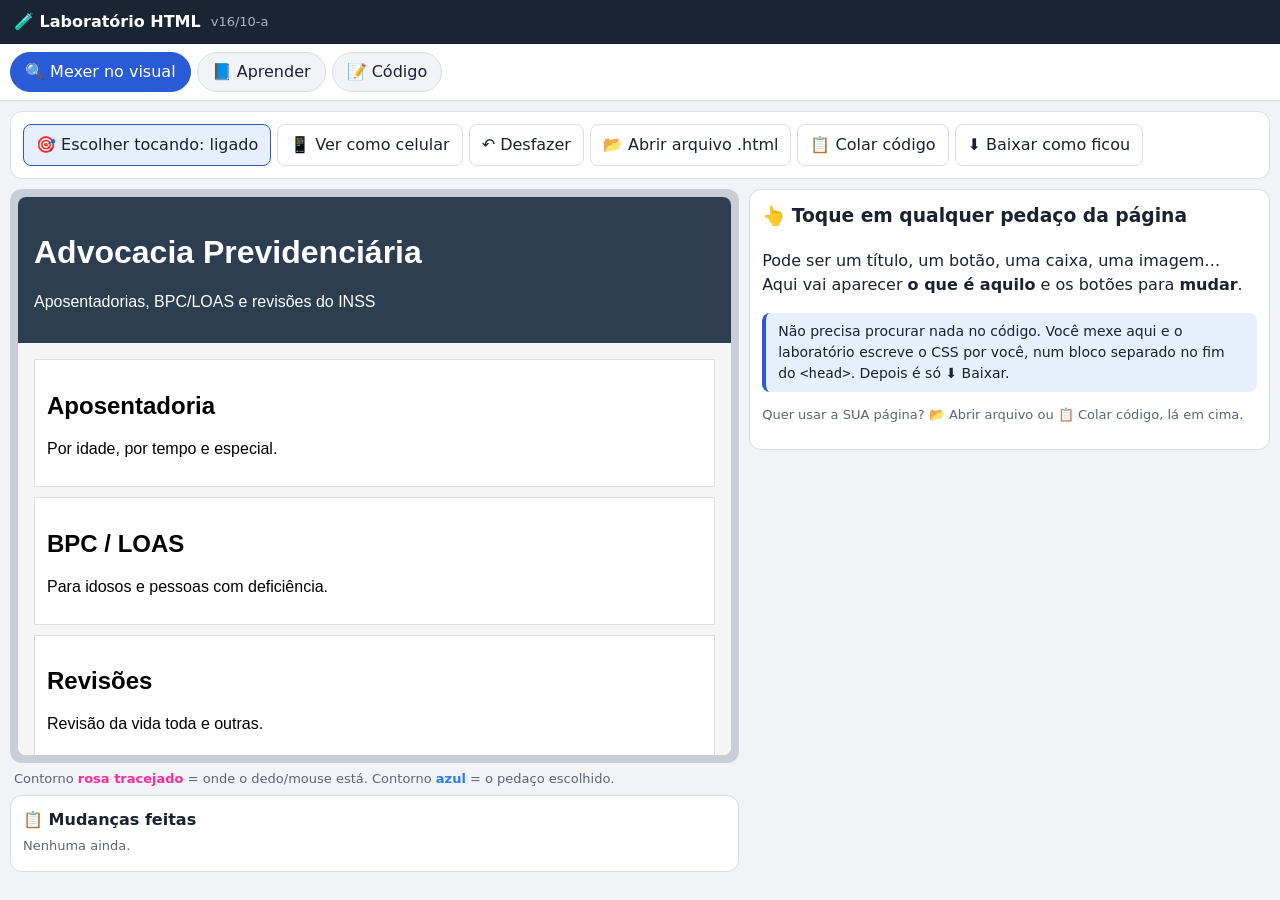
<file: app/ferramentas/laboratorio.html>
<!doctype html>
<html lang="pt-BR">
<head>
  <meta charset="utf-8">
  <meta name="viewport" content="width=device-width, initial-scale=1">
  <meta name="theme-color" content="#1b2433">
  <title>Laboratório HTML</title>
  <style>
/* Laboratório HTML — visual. Celular primeiro; no computador, prévia e painel lado a lado. */
:root { --bg:#f2f3f6; --papel:#fff; --fg:#1b2130; --mut:#5d6578; --linha:#d9dde5; --azul:#2a5bd7; --azul-claro:#e7eefc; --ok:#2f7a55; --ruim:#b3362b; }
@media (prefers-color-scheme: dark) { :root { --bg:#10141b; --papel:#18202b; --fg:#e8ebf1; --mut:#9aa4b6; --linha:#2b3442; --azul:#6f9bff; --azul-claro:#1b2740; --ok:#7fd3a6; --ruim:#f19a90; color-scheme: dark; } }
* { box-sizing: border-box; }
body { margin:0; background:var(--bg); color:var(--fg); font:16px/1.5 system-ui,"Segoe UI",Roboto,sans-serif; }
button, input, select, textarea { font:inherit; color:inherit; }
.topo { display:flex; gap:10px; align-items:center; padding:10px 14px; background:#1b2433; color:#fff; position:sticky; top:0; z-index:20; }
.topo .mut { color:#aab4c6; }
.abas { display:flex; gap:6px; padding:8px 10px; background:var(--papel); border-bottom:1px solid var(--linha); overflow-x:auto; position:sticky; top:44px; z-index:19; }
.abas button { flex:none; border:1px solid var(--linha); background:var(--bg); border-radius:999px; padding:7px 14px; cursor:pointer; }
.abas button.ativa { background:var(--azul); color:#fff; border-color:var(--azul); }
main { padding:10px; max-width:1400px; margin:0 auto; }
.painel { display:none; } .painel.ativo { display:block; }
.mut { color:var(--mut); } .peq { font-size:13px; }
.bt { border:1px solid var(--linha); background:var(--papel); border-radius:8px; padding:8px 12px; cursor:pointer; min-height:40px; }
.bt.forte { background:var(--azul); color:#fff; border-color:var(--azul); font-weight:600; }
.bt.mini { min-height:32px; padding:4px 9px; font-size:14px; }
.bt.ativo { background:var(--azul-claro); border-color:var(--azul); }
.linha { display:flex; gap:6px; flex-wrap:wrap; align-items:center; }
.cartao { background:var(--papel); border:1px solid var(--linha); border-radius:12px; padding:12px; margin-bottom:10px; }
textarea, input[type=text] { width:100%; border:1px solid var(--linha); background:var(--papel); border-radius:8px; padding:8px 10px; }
textarea.codigo { font:13px/1.5 ui-monospace,Consolas,monospace; min-height:220px; white-space:pre; tab-size:2; }
/* inspetor */
.insp { display:grid; gap:10px; grid-template-columns:minmax(0,1fr); }
@media (min-width: 900px) { .insp { grid-template-columns:minmax(0,1.4fr) minmax(320px,1fr); align-items:start; } .insp .lado { position:sticky; top:100px; max-height:calc(100vh - 110px); overflow:auto; } }
.moldura { background:#c8cdd6; border-radius:12px; padding:8px; display:flex; justify-content:center; }
.moldura iframe { width:100%; height:62vh; border:0; border-radius:8px; background:#fff; transition:width .2s; }
.moldura.celular iframe { width:390px; max-width:100%; }
.quem { font-size:15px; }
.quem code, .cod { font:13px ui-monospace,Consolas,monospace; background:var(--azul-claro); padding:1px 6px; border-radius:4px; }
.ctl { display:grid; grid-template-columns:150px minmax(0,1fr) auto; gap:8px; align-items:center; padding:7px 0; border-top:1px solid var(--linha); }
.ctl label { font-size:14px; }
.ctl input[type=range] { width:100%; }
.ctl .val { font:12px ui-monospace,monospace; color:var(--mut); min-width:52px; text-align:right; }
.ctl .grupo { display:flex; gap:4px; flex-wrap:wrap; }
.oque { font-size:12px; color:var(--mut); grid-column:1 / -1; margin-top:-4px; }
details.secao { border-top:1px solid var(--linha); padding:6px 0; }
details.secao > summary { cursor:pointer; font-weight:600; padding:4px 0; }
pre.trecho { white-space:pre-wrap; word-break:break-all; font:12px/1.45 ui-monospace,monospace; background:var(--bg); border:1px solid var(--linha); border-radius:8px; padding:8px; max-height:220px; overflow:auto; }
/* manual */
.licoes { display:flex; gap:6px; overflow-x:auto; padding-bottom:6px; }
.licoes button { flex:none; }
.licao h2 { margin:4px 0 8px; font-size:21px; }
.licao .exp { line-height:1.6; }
.licao .exp code { font:14px ui-monospace,monospace; background:var(--azul-claro); padding:1px 5px; border-radius:4px; }
.duas { display:grid; gap:10px; grid-template-columns:minmax(0,1fr); }
@media (min-width: 900px) { .duas { grid-template-columns:1fr 1fr; } }
.duas iframe { width:100%; height:300px; border:1px solid var(--linha); border-radius:8px; background:#fff; }
.dica { background:var(--azul-claro); border-left:4px solid var(--azul); border-radius:8px; padding:8px 12px; font-size:14px; margin:8px 0; }
.avisos { position:fixed; left:50%; bottom:16px; transform:translateX(-50%); display:grid; gap:6px; z-index:99; width:min(92vw,480px); }
.aviso { background:#1b2130; color:#fff; padding:10px 14px; border-radius:10px; box-shadow:0 6px 20px rgba(0,0,0,.25); }
.aviso.erro { background:#8f2a22; } .aviso.ok { background:#245f43; }
.cresce { flex:1; min-width:0; }
.ctl input[type=color] { width:52px; height:34px; padding:2px; border:1px solid var(--linha); border-radius:6px; background:none; }
.ctl select { width:100%; border:1px solid var(--linha); border-radius:8px; padding:6px; background:var(--papel); }
@media (max-width: 420px) { .ctl { grid-template-columns:1fr auto; } .ctl > div:not(.oque) { grid-column:1 / -1; grid-row:2; } }
@media (min-width: 900px) { .so-cel { display:none; } }
@media (max-width: 600px) { .barra-insp .bt { min-height:34px; padding:4px 9px; font-size:14px; } .barra-insp { padding:8px; } .moldura { padding:4px; } .moldura iframe { height:58vh; } }
@media (max-width: 600px) { #ma-cod { white-space:pre-wrap; word-break:break-word; } }
</style>
</head>
<body>
  <header class="topo"><b>🧪 Laboratório HTML</b><span class="mut peq" id="versao"></span></header>
  <nav class="abas" id="abas">
    <button data-aba="inspetor" class="ativa">🔍 Mexer no visual</button>
    <button data-aba="manual">📘 Aprender</button>
    <button data-aba="codigo">📝 Código</button>
  </nav>
  <main>
    <section class="painel ativo" id="painel-inspetor"></section>
    <section class="painel" id="painel-manual"></section>
    <section class="painel" id="painel-codigo"></section>
  </main>
  <div id="avisos" class="avisos"></div>
  <!-- módulos NA ORDEM: 00 primeiro, 99 por último -->
  <script>
/* 00-core.js — A LOCOMOTIVA: cria o caixa comum L (vem primeiro).
   L.$ (procurar na página), L.esc (texto seguro), L.aviso, L.pref (guardar no aparelho),
   L.on/L.emit (um módulo avisa o outro), L.registrar (cada módulo se apresenta). */
(function () {
  'use strict';
  const L = (window.L = { versao: '16/10-a', modulos: [] });
  L.$ = (s, el) => (el || document).querySelector(s);
  L.$$ = (s, el) => Array.from((el || document).querySelectorAll(s));
  L.esc = (s) => String(s == null ? '' : s).replace(/[&<>"']/g, (c) => ({ '&': '&amp;', '<': '&lt;', '>': '&gt;', '"': '&quot;', "'": '&#39;' }[c]));
  const ouv = {};
  L.on = (n, f) => (ouv[n] = ouv[n] || []).push(f);
  L.emit = (n, d) => (ouv[n] || []).forEach((f) => { try { f(d); } catch (e) { console.error(e); } });
  L.aviso = (t, tipo) => { const a = document.createElement('div'); a.className = 'aviso ' + (tipo || ''); a.textContent = t; L.$('#avisos').appendChild(a); setTimeout(() => a.remove(), tipo === 'erro' ? 5000 : 2600); };
  L.pref = { get(k, d) { try { const v = localStorage.getItem('lab:' + k); return v == null ? d : JSON.parse(v); } catch { return d; } }, set(k, v) { try { localStorage.setItem('lab:' + k, JSON.stringify(v)); } catch {} } };
  L.registrar = (m) => L.modulos.push(m);
  L.abrirAba = (n) => { L.$$('#abas button').forEach((b) => b.classList.toggle('ativa', b.dataset.aba === n)); L.$$('.painel').forEach((p) => p.classList.toggle('ativo', p.id === 'painel-' + n)); L.emit('aba', n); window.scrollTo(0, 0); };
  L.baixar = (nome, texto) => { const a = document.createElement('a'); a.href = URL.createObjectURL(new Blob([texto], { type: 'text/html;charset=utf-8' })); a.download = nome; document.body.appendChild(a); a.click(); a.remove(); };
  L.copiar = async (t) => { try { await navigator.clipboard.writeText(t); L.aviso('Copiado.', 'ok'); } catch { L.aviso('Não consegui copiar.', 'erro'); } };
})();

</script>
  <script>
/* 10-codigo.js — O CÓDIGO que você está estudando.
   Guarda o código original e os AJUSTES que você faz tocando nas coisas.
   Os ajustes viram um bloco <style id="ajustes-do-laboratorio"> dentro do código:
   assim você vê exatamente qual CSS cada mudança criou, e o resto do código fica intacto. */
(function (L) {
  'use strict';
  const MARCA = 'ajustes-do-laboratorio';
  const EXEMPLO = `<!doctype html>
<html lang="pt-BR">
<head>
  <meta charset="utf-8">
  <meta name="viewport" content="width=device-width, initial-scale=1">
  <title>Meu escritório</title>
  <style>
    body { font-family: Arial, sans-serif; margin: 0; background: #f5f5f5; }
    header { background: #2c3e50; color: white; padding: 16px; }
    .cartoes { padding: 16px; }
    .cartao { background: white; padding: 12px; margin-bottom: 10px; border: 1px solid #ddd; }
    .botao { background: #2980b9; color: white; border: 0; padding: 10px 16px; }
  </style>
</head>
<body>
  <header>
    <h1>Advocacia Previdenciária</h1>
    <p>Aposentadorias, BPC/LOAS e revisões do INSS</p>
  </header>
  <section class="cartoes">
    <div class="cartao"><h2>Aposentadoria</h2><p>Por idade, por tempo e especial.</p></div>
    <div class="cartao"><h2>BPC / LOAS</h2><p>Para idosos e pessoas com deficiência.</p></div>
    <div class="cartao"><h2>Revisões</h2><p>Revisão da vida toda e outras.</p></div>
  </section>
  <p style="padding:16px"><button class="botao">Fale comigo no WhatsApp</button></p>
</body>
</html>`;
  let original = L.pref.get('codigo', EXEMPLO);
  let ajustes = {};      // { seletor: { propriedade: valor } }
  let celular = {};      // ajustes só para tela pequena (celular)
  const pilha = [];      // para ↶ Desfazer

  // lê de volta um bloco de ajustes que já esteja no código
  function separar(cod) {
    const re = new RegExp('<style id="' + MARCA + '">([\\s\\S]*?)</style>\\s*', 'i');
    const m = cod.match(re); ajustes = {}; celular = {};
    if (!m) return cod;
    const css = m[1];
    const media = css.match(/@media \(max-width: 600px\) \{([\s\S]*)\}\s*$/);
    const ler = (txt, alvo) => { const r = /([^{}]+)\{([^{}]*)\}/g; let x; while ((x = r.exec(txt))) { const sel = x[1].replace(/\/\*[\s\S]*?\*\//g, '').trim(); if (!sel || sel.startsWith('@')) continue; alvo[sel] = {}; x[2].split(';').forEach((d) => { const i = d.indexOf(':'); if (i > 0) alvo[sel][d.slice(0, i).trim()] = d.slice(i + 1).replace(/!important/, '').trim(); }); } };
    ler(media ? css.slice(0, media.index) : css, ajustes); if (media) ler(media[1], celular);
    return cod.replace(re, '');
  }
  original = separar(original);
  function cssDosAjustes() {
    const regra = (sel, o) => sel + ' { ' + Object.entries(o).map(([p, v]) => p + ': ' + v + ' !important;').join(' ') + ' }';
    let s = Object.entries(ajustes).filter(([, o]) => Object.keys(o).length).map(([sel, o]) => regra(sel, o)).join('\n');
    const cel = Object.entries(celular).filter(([, o]) => Object.keys(o).length);
    if (cel.length) s += '\n@media (max-width: 600px) {\n' + cel.map(([sel, o]) => '  ' + regra(sel, o)).join('\n') + '\n}';
    return s;
  }
  function completo() {
    const css = cssDosAjustes();
    if (!css) return original;
    const bloco = '<style id="' + MARCA + '">\n/* Mudanças feitas no Laboratório (cada linha = um pedaço que você tocou) */\n' + css + '\n</style>\n';
    if (/<\/head>/i.test(original)) return original.replace(/<\/head>/i, bloco + '</head>');
    if (/<body[^>]*>/i.test(original)) return original.replace(/<body[^>]*>/i, (m) => m + '\n' + bloco);
    return bloco + original;
  }
  function guardar() { L.pref.set('codigo', completo()); L.emit('codigo-mudou'); }

  L.codigo = {
    EXEMPLO,
    get original() { return original; },
    completo, cssDosAjustes,
    trocar(cod) { pilha.length = 0; original = separar(String(cod || '')); guardar(); L.emit('codigo-novo'); },
    ajustar(sel, prop, valor, soCelular) {
      pilha.push(JSON.stringify([ajustes, celular])); if (pilha.length > 80) pilha.shift();
      const alvo = soCelular ? celular : ajustes;
      alvo[sel] = alvo[sel] || {};
      if (valor === null || valor === '') delete alvo[sel][prop]; else alvo[sel][prop] = valor;
      if (!Object.keys(alvo[sel]).length) delete alvo[sel];
      guardar(); L.emit('ajustes', cssDosAjustes());
    },
    valor(sel, prop, soCelular) { const a = (soCelular ? celular : ajustes)[sel]; return a ? a[prop] : undefined; },
    desfazer() { const v = pilha.pop(); if (!v) return false; [ajustes, celular] = JSON.parse(v); guardar(); L.emit('ajustes', cssDosAjustes()); return true; },
    limparAjustes() { pilha.push(JSON.stringify([ajustes, celular])); ajustes = {}; celular = {}; guardar(); L.emit('ajustes', ''); },
    // troca um pedaço do código original (ex.: o texto de um título). Só troca se achar UMA vez.
    trocarTrecho(velho, novo) { const i = original.indexOf(velho); if (!velho || i < 0) return 'nao'; if (original.indexOf(velho, i + 1) >= 0) return 'varios'; original = original.slice(0, i) + novo + original.slice(i + velho.length); guardar(); L.emit('codigo-novo', { manterSelecao: true }); return 'ok'; },
    lista() { const r = []; for (const [sel, o] of Object.entries(ajustes)) r.push({ sel, cel: false, props: o }); for (const [sel, o] of Object.entries(celular)) r.push({ sel, cel: true, props: o }); return r; },
    apagarSel(sel, cel) { pilha.push(JSON.stringify([ajustes, celular])); delete (cel ? celular : ajustes)[sel]; guardar(); L.emit('ajustes', cssDosAjustes()); },
    // "assar": as mudanças passam a fazer parte do código (some o bloco separado)
    get temAjustes() { return !!cssDosAjustes(); },
  };
})(window.L);

</script>
  <script>
/* 20-espiao.js — o "espião" que vai DENTRO da prévia.
   Quando você toca num pedaço da página, ele marca o pedaço (contorno azul)
   e conta para o laboratório: que etiqueta é, como chegar nele (seletor) e o estilo atual.
   Ele nunca entra no código que você baixa. */
(function (L) {
  'use strict';
  const ESPIAO = `(function(){
  var ativo=true, atual=null;
  var st=document.createElement('style'); st.setAttribute('data-lab','1');
  st.textContent='.__lab_sel{outline:3px solid #2a7bff!important;outline-offset:2px!important}.__lab_hover{outline:2px dashed #ff2a9d!important;outline-offset:1px!important}';
  (document.head||document.documentElement).appendChild(st);
  function ok(id){return id && /^[A-Za-z][\\w-]*$/.test(id) && document.querySelectorAll('#'+id).length===1;}
  function caminho(el){
    if(ok(el.id)) return '#'+el.id;
    var partes=[];
    while(el && el.nodeType===1 && el!==document.documentElement){
      if(el===document.body){partes.unshift('body');break;}
      var tag=el.tagName.toLowerCase(), i=1, s=el; while((s=s.previousElementSibling)) if(s.tagName===el.tagName) i++;
      var irmaos=el.parentElement?Array.prototype.filter.call(el.parentElement.children,function(c){return c.tagName===el.tagName;}).length:1;
      partes.unshift(irmaos>1?tag+':nth-of-type('+i+')':tag);
      el=el.parentElement;
      if(el && ok(el.id)){partes.unshift('#'+el.id);break;}
    }
    return partes.join(' > ');
  }
  function limpo(h){return h.replace(/\\s*__lab_(sel|hover)/g,'').replace(/ class=""/g,'');}
  function info(el){
    var cs=getComputedStyle(el), r=el.getBoundingClientRect(), pai=el.parentElement;
    return {sel:caminho(el), tag:el.tagName.toLowerCase(), id:el.id||'', cls:Array.prototype.filter.call(el.classList,function(c){return c.indexOf('__lab')!==0;}),
      texto:(el.innerText||'').trim().slice(0,140), html:limpo(el.outerHTML).slice(0,900), filhos:el.children.length, w:Math.round(r.width), h:Math.round(r.height),
      paiTag: pai && pai!==document.documentElement ? pai.tagName.toLowerCase() : '',
      css:{color:cs.color, background:cs.backgroundColor, fontSize:cs.fontSize, fontWeight:cs.fontWeight, fontFamily:cs.fontFamily, textAlign:cs.textAlign, display:cs.display,
        width:cs.width, height:cs.height, paddingTop:cs.paddingTop, marginTop:cs.marginTop, borderRadius:cs.borderTopLeftRadius, borderWidth:cs.borderTopWidth, gap:cs.gap, gridCols:cs.gridTemplateColumns, position:cs.position}};
  }
  function marcar(el){ if(atual) atual.classList.remove('__lab_sel'); atual=el; if(atual){ atual.classList.add('__lab_sel'); parent.postMessage({lab:'sel', info:info(atual)},'*'); } }
  document.addEventListener('mouseover',function(e){ if(ativo && e.target.classList) e.target.classList.add('__lab_hover'); },true);
  document.addEventListener('mouseout',function(e){ if(e.target.classList) e.target.classList.remove('__lab_hover'); },true);
  document.addEventListener('click',function(e){ if(!ativo) return; e.preventDefault(); e.stopPropagation(); if(e.target.classList) e.target.classList.remove('__lab_hover'); marcar(e.target); },true);
  document.addEventListener('submit',function(e){ if(ativo) e.preventDefault(); },true);
  window.addEventListener('message',function(e){
    var d=e.data||{};
    if(d.lab==='ajustes'){ var s=document.getElementById('ajustes-do-laboratorio'); if(!s){ s=document.createElement('style'); s.id='ajustes-do-laboratorio'; document.head.appendChild(s);} s.textContent=d.css; if(atual) setTimeout(function(){ parent.postMessage({lab:'sel', info:info(atual)},'*'); },30); }
    if(d.lab==='apontar'){ ativo=!!d.on; if(!ativo && atual){ atual.classList.remove('__lab_sel'); } }
    if(d.lab==='pai' && atual && atual.parentElement && atual.parentElement!==document.documentElement) marcar(atual.parentElement);
    if(d.lab==='filho' && atual && atual.firstElementChild) marcar(atual.firstElementChild);
    if(d.lab==='achar'){ try{ var el=document.querySelector(d.sel); if(el){ marcar(el); el.scrollIntoView({block:'center'}); } }catch(x){} }
  });
  window.addEventListener('error',function(e){ parent.postMessage({lab:'erro', msg:e.message},'*'); });
})();`;
  // monta a página da prévia: o seu código + o espião no fim
  function pagina(codigo, comEspiao) {
    if (!comEspiao) return codigo;
    const tag = '<script data-lab="1">' + ESPIAO + '<\/script>';
    return /<\/body>/i.test(codigo) ? codigo.replace(/<\/body>(?![\s\S]*<\/body>)/i, tag + '</body>') : codigo + tag;
  }
  L.espiao = { pagina };
})(window.L);

</script>
  <script>
/* 30-inspetor.js — 🔍 MEXER NO VISUAL
   Em cima (ou à esquerda no computador): a sua página funcionando.
   Toque em qualquer pedaço → do lado aparece O QUE É e os controles para mudar
   cor, tamanho, espaço, esconder, arrumar lado a lado / em grade, e o celular.
   Cada controle diz o nome dele em CSS, para você ir aprendendo. */
(function (L) {
  'use strict';
  let painel, frame, sel = null, info = null, apontar = true, soCel = false;
  const $ = (s) => L.$(s, painel);

  // ── dicionário: o que é cada etiqueta (tag), em português simples ──────────
  const TAGS = {
    html: ['A página inteira', 'A caixa que guarda tudo.'],
    body: ['O corpo da página', 'Tudo o que aparece na tela fica dentro do <body>.'],
    header: ['Cabeçalho', 'A parte de cima da página ou de um bloco (logo, título, menu).'],
    nav: ['Menu de navegação', 'Um grupo de links para ir a outras partes.'],
    main: ['Conteúdo principal', 'O miolo da página.'],
    section: ['Seção', 'Um bloco que agrupa um assunto.'],
    article: ['Artigo', 'Um bloco que faz sentido sozinho (uma notícia, um cartão).'],
    aside: ['Lateral', 'Conteúdo de apoio, ao lado do principal.'],
    footer: ['Rodapé', 'A parte de baixo (contato, direitos, endereço).'],
    div: ['Caixa genérica (div)', 'Uma caixa sem significado especial, usada para agrupar e arrumar coisas. É a peça mais usada do HTML.'],
    span: ['Pedacinho de texto (span)', 'Serve para pintar ou destacar só um trecho dentro de uma frase.'],
    h1: ['Título principal (h1)', 'O título mais importante. Normalmente só um por página.'],
    h2: ['Subtítulo (h2)', 'Título de uma seção.'], h3: ['Título menor (h3)', 'Título dentro de uma seção.'],
    h4: ['Título pequeno (h4)', ''], h5: ['Título pequeno (h5)', ''], h6: ['Título bem pequeno (h6)', ''],
    p: ['Parágrafo (p)', 'Um bloco de texto corrido.'],
    a: ['Link (a)', 'Texto ou imagem que leva para outro endereço. O destino fica em href="…".'],
    img: ['Imagem (img)', 'Uma figura. O arquivo fica em src="…" e a descrição em alt="…".'],
    button: ['Botão (button)', 'Algo para tocar e fazer uma ação.'],
    input: ['Campo de digitar (input)', 'Onde a pessoa escreve ou marca algo.'],
    textarea: ['Caixa de texto grande (textarea)', 'Campo para escrever várias linhas.'],
    select: ['Lista de escolha (select)', 'Menu que abre com opções.'], option: ['Opção (option)', 'Uma das escolhas do select.'],
    label: ['Rótulo (label)', 'O nome que fica junto de um campo.'],
    form: ['Formulário (form)', 'Agrupa campos e botão de enviar.'],
    ul: ['Lista com bolinhas (ul)', 'Cada item fica num <li>.'], ol: ['Lista numerada (ol)', 'Cada item fica num <li>.'],
    li: ['Item de lista (li)', 'Uma linha da lista.'],
    table: ['Tabela (table)', 'Linhas <tr> e células <td>.'], thead: ['Cabeça da tabela', ''], tbody: ['Corpo da tabela', ''],
    tr: ['Linha da tabela (tr)', ''], td: ['Célula da tabela (td)', ''], th: ['Célula de título da tabela (th)', ''],
    strong: ['Texto forte (strong)', 'Negrito com importância.'], b: ['Negrito (b)', ''], em: ['Ênfase (em)', 'Itálico com ênfase.'], i: ['Itálico (i)', ''],
    small: ['Texto pequeno (small)', ''], br: ['Quebra de linha (br)', ''], hr: ['Linha divisória (hr)', ''],
    figure: ['Figura (figure)', 'Imagem com legenda.'], figcaption: ['Legenda (figcaption)', ''],
    video: ['Vídeo', ''], audio: ['Áudio', ''], iframe: ['Janela para outra página (iframe)', ''],
    details: ['Bloco que abre e fecha (details)', 'Toca no título <summary> e mostra/esconde o conteúdo.'], summary: ['Título do abre-e-fecha (summary)', ''],
    blockquote: ['Citação (blockquote)', 'Trecho citado, recuado.'], code: ['Código (code)', ''], pre: ['Texto pré-formatado (pre)', 'Mantém os espaços e quebras como estão.'],
    svg: ['Desenho vetorial (svg)', 'Ícones e desenhos que não perdem qualidade.'], canvas: ['Tela de desenho (canvas)', ''],
  };
  const quemE = (t) => TAGS[t] || ['Etiqueta <' + t + '>', ''];

  // ── utilidades de cor ──────────────────────────────────────────────────────
  function hex(c) {
    const m = String(c || '').match(/rgba?\(\s*(\d+)[ ,]+(\d+)[ ,]+(\d+)(?:[ ,/]+([\d.]+))?/);
    if (!m) return /^#[0-9a-f]{6}$/i.test(c) ? c : '#000000';
    return '#' + [m[1], m[2], m[3]].map((n) => (+n).toString(16).padStart(2, '0')).join('');
  }
  const transparente = (c) => /rgba\(.*,\s*0\)$/.test(c) || c === 'transparent';
  const num = (v, d) => { const n = parseFloat(v); return isNaN(n) ? d : Math.round(n); };

  // ── montar a tela ──────────────────────────────────────────────────────────
  function montar(el) {
    painel = el;
    el.innerHTML =
      '<div class="cartao linha barra-insp">' +
      '  <button class="bt ativo" id="in-apontar" title="Ligado: tocar na página ESCOLHE o pedaço. Desligado: a página funciona normal (links, botões).">🎯 Escolher tocando: ligado</button>' +
      '  <button class="bt" id="in-cel">📱 Ver como celular</button>' +
      '  <button class="bt" id="in-desfazer">↶ Desfazer</button>' +
      '  <button class="bt" id="in-abrir">📂 Abrir arquivo .html</button>' +
      '  <button class="bt" id="in-colar">📋 Colar código</button>' +
      '  <button class="bt" id="in-baixar">⬇ Baixar como ficou</button>' +
      '  <input type="file" id="in-arq" accept=".html,.htm,text/html" hidden>' +
      '</div>' +
      '<div class="insp">' +
      '  <div><div class="moldura" id="in-moldura"><iframe id="in-frame" title="Prévia da sua página" sandbox="allow-scripts allow-forms allow-modals"></iframe></div>' +
      '    <p class="peq mut" style="margin:6px 4px">Contorno <b style="color:#ff2a9d">rosa tracejado</b> = onde o dedo/mouse está. Contorno <b style="color:#2a7bff">azul</b> = o pedaço escolhido.</p>' +
      '    <div class="cartao" id="in-mudancas"></div></div>' +
      '  <div class="lado cartao" id="in-lado"></div>' +
      '</div>';
    frame = $('#in-frame');
    $('#in-apontar').onclick = () => { apontar = !apontar; pintarApontar(); enviar({ lab: 'apontar', on: apontar }); };
    $('#in-cel').onclick = () => verCelular(!$('#in-moldura').classList.contains('celular'));
    $('#in-desfazer').onclick = () => { if (!L.codigo.desfazer()) L.aviso('Nada para desfazer.'); else redesenharLado(); };
    $('#in-abrir').onclick = () => $('#in-arq').click();
    $('#in-arq').onchange = async (e) => { const f = e.target.files[0]; if (!f) return; L.codigo.trocar(await f.text()); sel = null; L.aviso('Aberto: ' + f.name, 'ok'); e.target.value = ''; };
    $('#in-colar').onclick = colar;
    $('#in-lado').addEventListener('click', cliqueLado);
    $('#in-baixar').onclick = () => L.baixar('minha-pagina.html', L.codigo.completo());
    window.addEventListener('message', receber);
    frame.addEventListener('load', () => { enviar({ lab: 'apontar', on: apontar }); if (sel) enviar({ lab: 'achar', sel }); });
    L.on('codigo-novo', (o) => { if (!(o && o.manterSelecao)) { sel = null; info = null; } carregar(); redesenharLado(); });
    L.on('ajustes', (css) => { enviar({ lab: 'ajustes', css }); pintarMudancas(); });
    verCelular(L.pref.get('verCelular', innerWidth < 700), true);
    carregar(); redesenharLado();
  }
  function carregar() {
    frame.srcdoc = L.espiao.pagina(L.codigo.completo(), true);
    pintarMudancas();
  }
  const enviar = (msg) => { try { frame.contentWindow.postMessage(msg, '*'); } catch {} };
  function pintarApontar() { const b = $('#in-apontar'); b.classList.toggle('ativo', apontar); b.textContent = apontar ? '🎯 Escolher tocando: ligado' : '🎯 Escolher tocando: desligado (página normal)'; }
  function verCelular(on, silencio) {
    $('#in-moldura').classList.toggle('celular', on);
    $('#in-cel').textContent = on ? '💻 Ver como computador' : '📱 Ver como celular';
    L.pref.set('verCelular', on);
    if (!silencio) L.aviso(on ? 'Vendo do tamanho de um celular (390 pixels de largura).' : 'Vendo largo, como no computador.');
  }
  async function colar() {
    let t = '';
    try { t = await navigator.clipboard.readText(); } catch {}
    if (!t || !/<[a-z!]/i.test(t)) { L.abrirAba('codigo'); L.aviso('Cole o código na caixa e toque em ✅ Usar este código.'); return; }
    L.codigo.trocar(t); L.aviso('Código colado. Toque na página para escolher um pedaço.', 'ok');
  }

  function receber(e) {
    if (!frame || e.source !== frame.contentWindow) return;
    const d = e.data || {};
    if (d.lab === 'erro') L.aviso('A página tem um erro de programação: ' + d.msg, 'erro');
    if (d.lab !== 'sel') return;
    const novo = d.info.sel !== sel;
    sel = d.info.sel; info = d.info;
    if (novo) { redesenharLado(); if (innerWidth < 900) setTimeout(() => $('#in-lado').scrollIntoView({ behavior: 'smooth', block: 'start' }), 60); }
    else atualizarMedidas();
  }

  // ── o painel do lado ───────────────────────────────────────────────────────
  // cada controle: [rótulo, propriedade css, tipo, opções, explicação]
  function redesenharLado() {
    const lado = $('#in-lado');
    if (!sel || !info) {
      lado.innerHTML = '<h3 style="margin-top:0">👆 Toque em qualquer pedaço da página</h3>' +
        '<p>Pode ser um título, um botão, uma caixa, uma imagem… Aqui vai aparecer <b>o que é aquilo</b> e os botões para <b>mudar</b>.</p>' +
        '<div class="dica">Não precisa procurar nada no código. Você mexe aqui e o laboratório escreve o CSS por você, num bloco separado no fim do <code>&lt;head&gt;</code>. Depois é só ⬇ Baixar.</div>' +
        '<p class="peq mut">Quer usar a SUA página? 📂 Abrir arquivo ou 📋 Colar código, lá em cima.</p>';
      return;
    }
    const [nome, expl] = quemE(info.tag);
    const c = info.css;
    const v = (prop, real) => { const a = L.codigo.valor(sel, prop, soCel); return a != null ? a : real; };
    const marca = (prop) => (L.codigo.valor(sel, prop, soCel) != null ? ' <button class="bt mini" data-tirar="' + prop + '" title="Voltar ao que era">✕</button>' : '');
    const fundoReal = transparente(c.background) ? '' : c.background;
    const ehTexto = !['img', 'video', 'iframe', 'canvas', 'svg', 'hr', 'br', 'input'].includes(info.tag);
    const disp = v('display', c.display);
    const modo = /grid/.test(disp) ? 'grade' : /flex/.test(disp) ? (/column/.test(v('flex-direction', '')) ? 'pilha' : 'lado') : 'normal';
    const cols = num((String(v('grid-template-columns', '')).match(/repeat\((\d+)/) || [])[1], (c.gridCols && c.gridCols !== 'none') ? c.gridCols.split(' ').length : 2);
    const larg = String(v('width', '')); const largPct = /%$/.test(larg) ? num(larg, 100) : 100;
    const alt = String(v('height', '')); const altPx = /px$/.test(alt) ? num(alt, 100) : Math.max(20, info.h);

    const ctl = (rot, prop, campo, oque) => '<div class="ctl"><label>' + rot + '</label><div>' + campo + '</div><span class="val" data-val="' + prop + '">' + marca(prop) + '</span><div class="oque">' + oque + '</div></div>';
    const range = (prop, min, max, val, un) => '<input type="range" data-p="' + prop + '" data-un="' + un + '" min="' + min + '" max="' + max + '" value="' + val + '">';
    const bts = (lista) => '<div class="grupo">' + lista.map(([txt, prop, val, at]) => '<button class="bt mini' + (at ? ' ativo' : '') + '" data-p="' + prop + '" data-v="' + L.esc(val) + '">' + txt + '</button>').join('') + '</div>';

    lado.innerHTML =
      '<button class="bt mini so-cel" id="in-subir" style="float:right">⬆ Ver a página</button>' +
      '<div class="quem"><b>Você escolheu:</b> ' + L.esc(nome) + (info.id ? ' <code>#' + L.esc(info.id) + '</code>' : '') + (info.cls.length ? ' <code>.' + info.cls.map(L.esc).join(' .') + '</code>' : '') + '</div>' +
      (expl ? '<p class="peq" style="margin:4px 0">' + L.esc(expl) + '</p>' : '') +
      (info.texto ? '<p class="peq mut" style="margin:4px 0">Texto: “' + L.esc(info.texto.slice(0, 90)) + (info.texto.length > 90 ? '…' : '') + '”</p>' : '') +
      '<p class="peq mut" id="in-medidas" style="margin:4px 0"></p>' +
      '<div class="linha" style="margin:6px 0">' +
      (info.paiTag ? '<button class="bt mini" id="in-pai" title="Escolher a caixa onde este pedaço está guardado">⤴ Caixa de fora (' + L.esc(quemE(info.paiTag)[0].replace(/ \(.*\)/, '')) + ')</button>' : '') +
      (info.filhos ? '<button class="bt mini" id="in-filho">⤵ Primeiro de dentro</button>' : '') +
      '<button class="bt mini" id="in-achar">🔎 Achar no código</button></div>' +
      '<label class="dica" style="display:block;cursor:pointer"><input type="checkbox" id="in-socel"' + (soCel ? ' checked' : '') + '> 📱 <b>Mudar só no celular</b> (telas até 600 pixels). Desmarcado = muda em todo lugar.</label>' +

      '<details class="secao" open><summary>🎨 Cores</summary>' +
      (ehTexto ? ctl('Cor da letra', 'color', '<input type="color" data-p="color" value="' + hex(v('color', c.color)) + '">', 'Em CSS: <code>color</code>.') : '') +
      ctl('Cor do fundo', 'background', '<div class="grupo"><input type="color" data-p="background" value="' + hex(v('background', fundoReal || '#ffffff')) + '"><button class="bt mini" data-p="background" data-v="transparent">sem fundo</button></div>', 'Em CSS: <code>background</code>. “Sem fundo” = transparente: aparece o que está atrás.') +
      '</details>' +

      (ehTexto ? '<details class="secao" open><summary>🔤 Letra</summary>' +
        ctl('Tamanho da letra', 'font-size', range('font-size', 8, 72, num(v('font-size', c.fontSize), 16), 'px'), 'Em CSS: <code>font-size</code>. 16px é o normal de leitura.') +
        ctl('Grossura', 'font-weight', bts([['Normal', 'font-weight', '400', +c.fontWeight < 600], ['Negrito', 'font-weight', '700', +c.fontWeight >= 600]]), 'Em CSS: <code>font-weight</code> (400 = normal, 700 = negrito).') +
        ctl('Alinhar o texto', 'text-align', bts([['⬅ Esquerda', 'text-align', 'left', /left|start/.test(c.textAlign)], ['⬌ Centro', 'text-align', 'center', c.textAlign === 'center'], ['➡ Direita', 'text-align', 'right', /right|end/.test(c.textAlign)], ['☰ Justificado', 'text-align', 'justify', c.textAlign === 'justify']]), 'Em CSS: <code>text-align</code>. Alinha o texto DENTRO da caixa.') +
        ctl('Tipo de letra', 'font-family', '<select data-p="font-family"><option value="">(como está)</option><option value="Arial, sans-serif">Arial (simples)</option><option value="Georgia, serif">Georgia (com pezinho)</option><option value="\'Times New Roman\', serif">Times New Roman (de petição)</option><option value="Verdana, sans-serif">Verdana (larga)</option><option value="\'Courier New\', monospace">Courier (máquina de escrever)</option><option value="system-ui, sans-serif">A do aparelho</option></select>', 'Em CSS: <code>font-family</code>. A segunda palavra é a “reserva” se a primeira não existir.') +
        '</details>' : '') +

      '<details class="secao" open><summary>📏 Tamanho</summary>' +
      ctl('Largura', 'width', range('width', 10, 100, largPct, '%') + '<div class="grupo" style="margin-top:4px"><button class="bt mini" data-p="width" data-v="auto">automática</button><button class="bt mini" data-p="width" data-v="100%">toda a largura</button></div>', 'Em CSS: <code>width</code>. Em % = pedaço da caixa de fora (50% = metade).') +
      ctl('Largura máxima', 'max-width', range('max-width', 200, 1400, num(v('max-width', ''), 900), 'px') + '<div class="grupo" style="margin-top:4px"><button class="bt mini" data-p="max-width" data-v="none">sem limite</button></div>', 'Em CSS: <code>max-width</code>. Cresce até esse limite e não passa. Ótimo para texto não ficar comprido demais no computador.') +
      ctl('Altura', 'height', range('height', 20, 900, altPx, 'px') + '<div class="grupo" style="margin-top:4px"><button class="bt mini" data-p="height" data-v="auto">automática</button></div>', 'Em CSS: <code>height</code>. Quase sempre o melhor é “automática”: a caixa cresce conforme o conteúdo.') +
      '</details>' +

      '<details class="secao" open><summary>📦 Espaços (a “caixa”)</summary>' +
      ctl('Espaço de DENTRO', 'padding', range('padding', 0, 80, num(v('padding', c.paddingTop), 0), 'px'), 'Em CSS: <code>padding</code>. É o “enchimento”: afasta o conteúdo da borda, por dentro. O fundo pinta esse espaço.') +
      ctl('Espaço de FORA', 'margin', range('margin', 0, 80, num(v('margin', c.marginTop), 0), 'px') + '<div class="grupo" style="margin-top:4px"><button class="bt mini" data-p="margin" data-v="0 auto">⬌ centralizar a caixa</button></div>', 'Em CSS: <code>margin</code>. Afasta esta caixa das vizinhas, por fora. “0 auto” centraliza (precisa ter largura menor que 100%).') +
      '</details>' +

      '<details class="secao"><summary>🔲 Borda e cantos</summary>' +
      ctl('Cantos arredondados', 'border-radius', range('border-radius', 0, 50, num(v('border-radius', c.borderRadius), 0), 'px'), 'Em CSS: <code>border-radius</code>. 0 = quadrado; bem alto = pílula.') +
      ctl('Borda', 'border', range('border', 0, 10, num(String(v('border', c.borderWidth)), 0), 'px') + ' <input type="color" id="in-borda-cor" value="#999999" title="Cor da borda">', 'Em CSS: <code>border: 1px solid cor</code> (grossura, tipo da linha, cor).') +
      ctl('Sombra', 'box-shadow', bts([['nenhuma', 'box-shadow', 'none'], ['leve', 'box-shadow', '0 2px 8px rgba(0,0,0,.15)'], ['forte', 'box-shadow', '0 8px 24px rgba(0,0,0,.3)']]), 'Em CSS: <code>box-shadow</code>. Dá sensação de cartão “levantado”.') +
      '</details>' +

      '<details class="secao" open><summary>👁 Mostrar / esconder</summary>' +
      ctl('Este pedaço', 'display-vis', '<div class="grupo"><button class="bt mini" data-esconder="1">🙈 Esconder</button><button class="bt mini" data-esconder="0">👁 Mostrar</button></div>', 'Em CSS: <code>display: none</code> some com o pedaço (e ele não ocupa espaço). Marque “📱 só no celular” acima para esconder só no celular.') +
      '</details>' +

      (info.filhos ? '<details class="secao" open><summary>🧩 Arrumar o que tem DENTRO (' + info.filhos + ' ' + (info.filhos > 1 ? 'pedaços' : 'pedaço') + ')</summary>' +
        '<div class="grupo" style="margin:6px 0">' +
        '<button class="bt mini' + (modo === 'normal' ? ' ativo' : '') + '" data-arrumar="normal">⬇ Normal (um embaixo do outro)</button>' +
        '<button class="bt mini' + (modo === 'lado' ? ' ativo' : '') + '" data-arrumar="lado">➡ Lado a lado (flex)</button>' +
        '<button class="bt mini' + (modo === 'grade' ? ' ativo' : '') + '" data-arrumar="grade">▦ Em grade (grid)</button>' +
        '<button class="bt mini' + (modo === 'pilha' ? ' ativo' : '') + '" data-arrumar="pilha">⬇ Pilha com espaço (flex coluna)</button></div>' +
        '<p class="oque" style="margin:0 0 4px">' + ({ normal: 'Agora: normal. Cada caixa ocupa a linha toda e a próxima vai para baixo.', lado: 'Agora: <code>display:flex</code>. Os pedaços ficam numa fila; se não couber, descem (<code>flex-wrap</code>).', grade: 'Agora: <code>display:grid</code>. Os pedaços viram uma tabela de colunas iguais.', pilha: 'Agora: <code>flex-direction:column</code>. Um embaixo do outro, com espaço igual entre eles.' }[modo]) + '</p>' +
        (modo === 'grade' ? ctl('Colunas', 'grid-template-columns', range('grid-cols', 1, 6, cols, ''), 'Em CSS: <code>grid-template-columns: repeat(N, 1fr)</code>. “1fr” = uma parte igual do espaço.') : '') +
        (modo !== 'normal' ? ctl('Espaço entre eles', 'gap', range('gap', 0, 60, num(v('gap', c.gap), 0), 'px'), 'Em CSS: <code>gap</code>. A distância entre os pedaços de dentro.') : '') +
        (modo === 'lado' ? ctl('Distribuir', 'justify-content', bts([['juntos no início', 'justify-content', 'flex-start'], ['no centro', 'justify-content', 'center'], ['espalhados', 'justify-content', 'space-between'], ['no fim', 'justify-content', 'flex-end']]), 'Em CSS: <code>justify-content</code>. Onde os pedaços ficam na linha.') +
          ctl('Altura deles', 'align-items', bts([['em cima', 'align-items', 'flex-start'], ['no meio', 'align-items', 'center'], ['esticados', 'align-items', 'stretch']]), 'Em CSS: <code>align-items</code>. Alinhamento na vertical.') : '') +
        (modo === 'lado' || modo === 'grade' ? '<div class="ctl"><label>📱 No celular</label><div><button class="bt mini" id="in-empilhar">Empilhar no celular (um embaixo do outro)</button></div><span></span><div class="oque">Cria um <code>@media (max-width: 600px)</code>: regra que só vale em tela pequena. É assim que se faz página “responsiva”.</div></div>' : '') +
        '</details>' : '') +

      (ehTexto && !info.filhos && info.texto ? '<details class="secao"><summary>✏️ Trocar o texto</summary><textarea id="in-texto" rows="3">' + L.esc(info.texto) + '</textarea><div class="linha" style="margin-top:6px"><button class="bt mini forte" id="in-texto-ok">✅ Trocar no código</button></div><p class="oque">Isto muda o HTML (o conteúdo), não o CSS (a aparência).</p></details>' : '') +

      '<details class="secao"><summary>📜 Ver o código deste pedaço</summary>' +
      '<p class="peq" style="margin:4px 0"><b>HTML</b> (o que ele é):</p><pre class="trecho" id="in-html">' + L.esc(info.html) + '</pre>' +
      '<p class="peq" style="margin:4px 0"><b>CSS que você criou</b> (como ele aparece):</p><pre class="trecho" id="in-css"></pre>' +
      '<p class="peq mut">Caminho até ele (seletor): <code class="cod">' + L.esc(sel) + '</code></p>' +
      '</details>';

    // ligações
    const enviarValor = (prop, val) => L.codigo.ajustar(sel, prop, val, soCel);
    lado.querySelectorAll('input[type=range]').forEach((r) => {
      const fazer = () => {
        let p = r.dataset.p, val = r.value + r.dataset.un;
        if (p === 'grid-cols') { p = 'grid-template-columns'; val = 'repeat(' + r.value + ', 1fr)'; }
        if (p === 'border') val = r.value + 'px solid ' + $('#in-borda-cor').value;
        enviarValor(p, val); mostrarVal(p, r.dataset.p === 'grid-cols' ? r.value + ' col.' : val.split(' ')[0]);
      };
      r.addEventListener('input', fazer);
    });
    lado.querySelectorAll('input[type=color][data-p]').forEach((i) => i.addEventListener('input', () => { enviarValor(i.dataset.p, i.value); mostrarVal(i.dataset.p, i.value); }));
    $('#in-borda-cor').addEventListener('input', () => { const r = lado.querySelector('[data-p=border]'); enviarValor('border', Math.max(1, +r.value) + 'px solid ' + $('#in-borda-cor').value); });
    lado.querySelectorAll('select[data-p]').forEach((s) => { s.value = L.codigo.valor(sel, s.dataset.p, soCel) || ''; s.onchange = () => enviarValor(s.dataset.p, s.value || null); });
    $('#in-socel').onchange = (e) => { soCel = e.target.checked; if (soCel) verCelular(true); redesenharLado(); };
    $('#in-subir').onclick = () => $('#in-moldura').scrollIntoView({ behavior: 'smooth', block: 'center' });
    if ($('#in-pai')) $('#in-pai').onclick = () => enviar({ lab: 'pai' });
    if ($('#in-filho')) $('#in-filho').onclick = () => enviar({ lab: 'filho' });
    $('#in-achar').onclick = () => { L.abrirAba('codigo'); L.editorCodigo.achar(info.html); };
    if ($('#in-empilhar')) $('#in-empilhar').onclick = empilharNoCelular;
    if ($('#in-texto-ok')) $('#in-texto-ok').onclick = trocarTexto;
    atualizarMedidas();
  }

  function cliqueLado(e) {
    const t = e.target;
    if (t.dataset.tirar) { L.codigo.ajustar(sel, t.dataset.tirar, null, soCel); if (t.dataset.tirar === 'display') L.codigo.ajustar(sel, 'display', null, soCel); return redesenharLado(); }
    if (t.dataset.esconder) {
      if (t.dataset.esconder === '1') { L.codigo.ajustar(sel, 'display', 'none', soCel); L.aviso('Escondido' + (soCel ? ' no celular' : '') + '. Para trazer de volta: 👁 Mostrar, ou ✕ na lista de mudanças.'); }
      else L.codigo.ajustar(sel, 'display', null, soCel);
      return;
    }
    if (t.dataset.arrumar) { arrumar(t.dataset.arrumar); return redesenharLado(); }
    if (t.matches('button[data-p][data-v]')) {
      L.codigo.ajustar(sel, t.dataset.p, t.dataset.v, soCel);
      t.parentElement.querySelectorAll('button').forEach((b) => b.classList.toggle('ativo', b === t));
      mostrarVal(t.dataset.p, t.dataset.v);
    }
  }
  function arrumar(modo) {
    const a = (p, v) => L.codigo.ajustar(sel, p, v, soCel);
    ['flex-wrap', 'flex-direction', 'grid-template-columns', 'justify-content', 'align-items'].forEach((p) => a(p, null));
    if (modo === 'normal') { a('display', null); a('gap', null); L.aviso('Voltou ao normal: um embaixo do outro.'); }
    if (modo === 'lado') { a('display', 'flex'); a('flex-wrap', 'wrap'); a('gap', '12px'); L.aviso('Agora os pedaços de dentro ficam lado a lado (flex).'); }
    if (modo === 'grade') { a('display', 'grid'); a('grid-template-columns', 'repeat(' + Math.min(3, Math.max(2, info.filhos)) + ', 1fr)'); a('gap', '12px'); L.aviso('Agora é uma grade (grid). Mude o número de colunas.'); }
    if (modo === 'pilha') { a('display', 'flex'); a('flex-direction', 'column'); a('gap', '12px'); }
  }
  function empilharNoCelular() {
    const disp = L.codigo.valor(sel, 'display', false) || info.css.display;
    if (/grid/.test(disp)) L.codigo.ajustar(sel, 'grid-template-columns', '1fr', true);
    else { L.codigo.ajustar(sel, 'flex-direction', 'column', true); }
    verCelular(true);
    L.aviso('Pronto: no celular eles ficam um embaixo do outro. No computador continuam lado a lado.', 'ok');
  }
  function trocarTexto() {
    const novo = $('#in-texto').value; const velho = info.texto;
    if (novo === velho) return;
    const novoEsc = L.esc(novo).replace(/&#39;/g, "'").replace(/&quot;/g, '"');
    // tenta do mais preciso ao mais simples: o pedaço inteiro, depois >texto<, depois só o texto
    let r = 'nao';
    const tentativas = [[info.html, info.html.replace('>' + velho + '<', '>' + novoEsc + '<')], ['>' + velho + '<', '>' + novoEsc + '<'], [velho, novoEsc]];
    for (const [a, b] of tentativas) { if (a === b) continue; r = L.codigo.trocarTrecho(a, b); if (r === 'ok') break; }
    if (r === 'ok') { info.texto = novo; L.aviso('Texto trocado no código.', 'ok'); }
    else if (r === 'varios') L.aviso('Esse texto aparece mais de uma vez no código. Troque na aba 📝 Código (usei 🔎 para achar).', 'erro');
    else { L.aviso('Não achei esse texto igualzinho no código (pode ter espaços ou acentos escritos de outro jeito). Troque na aba 📝 Código.', 'erro'); L.abrirAba('codigo'); L.editorCodigo.achar(info.html); }
  }
  function mostrarVal(prop, val) { const s = painel.querySelector('[data-val="' + prop + '"]'); if (s) { s.textContent = val; } const css = $('#in-css'); if (css) css.textContent = cssDoSel(); }
  function cssDoSel() {
    const linhas = L.codigo.lista().filter((x) => x.sel === sel).map((x) => (x.cel ? '/* só no celular */\n' : '') + x.sel + ' {\n' + Object.entries(x.props).map(([p, v]) => '  ' + p + ': ' + v + ';').join('\n') + '\n}');
    return linhas.join('\n') || '(nada ainda — mexa num controle)';
  }
  function atualizarMedidas() {
    const m = $('#in-medidas'); if (m && info) m.textContent = 'Tamanho na tela agora: ' + info.w + ' de largura × ' + info.h + ' de altura (pixels).';
    const css = $('#in-css'); if (css) css.textContent = cssDoSel();
  }

  // lista de tudo o que você mudou, com ✕ para desfazer cada um
  function pintarMudancas() {
    const box = $('#in-mudancas'); if (!box) return;
    const l = L.codigo.lista();
    if (!l.length) { box.innerHTML = '<b>📋 Mudanças feitas</b><p class="peq mut" style="margin:4px 0">Nenhuma ainda.</p>'; return; }
    box.innerHTML = '<div class="linha"><b class="cresce">📋 Mudanças feitas (' + l.length + ')</b><button class="bt mini" id="in-limpar">🧹 Tirar todas</button></div>' +
      l.map((x, i) => '<div class="linha" style="border-top:1px solid var(--linha);padding:4px 0"><code class="cod" style="flex:1;min-width:0;overflow-wrap:anywhere">' + (x.cel ? '📱 ' : '') + L.esc(x.sel) + '</code>' +
        '<span class="peq mut">' + Object.keys(x.props).length + ' ajuste(s)</span>' +
        '<button class="bt mini" data-escolher="' + i + '" title="Escolher este pedaço">🎯</button><button class="bt mini" data-apagar="' + i + '" title="Desfazer as mudanças deste pedaço">✕</button></div>').join('');
    box.querySelector('#in-limpar').onclick = () => { if (confirm('Tirar TODAS as mudanças de visual?')) { L.codigo.limparAjustes(); redesenharLado(); } };
    box.querySelectorAll('[data-escolher]').forEach((b) => (b.onclick = () => enviar({ lab: 'achar', sel: l[+b.dataset.escolher].sel })));
    box.querySelectorAll('[data-apagar]').forEach((b) => (b.onclick = () => { const x = l[+b.dataset.apagar]; L.codigo.apagarSel(x.sel, x.cel); redesenharLado(); }));
  }

  L.inspetor = { recarregar: carregar };
  L.registrar({ aba: 'inspetor', montar });
})(window.L);

</script>
  <script>
/* 40-manual.js — 📘 APRENDER
   Lições curtas. Cada uma tem: explicação simples, um código que você PODE MUDAR
   e a página ao vivo do lado. Mudou o código → a página muda na hora.
   "🔍 Levar para o Inspetor" abre o exemplo na aba de mexer tocando. */
(function (L) {
  'use strict';
  const pag = (corpo, estilo) => '<!doctype html>\n<html lang="pt-BR">\n<head>\n<meta charset="utf-8">\n<meta name="viewport" content="width=device-width, initial-scale=1">\n<style>\n' + estilo.trim() + '\n</style>\n</head>\n<body>\n' + corpo.trim() + '\n</body>\n</html>';

  const LICOES = [
    {
      id: 'comeco', titulo: '0. Como usar este laboratório',
      exp: '<p>Este laboratório tem 3 partes:</p><ul><li><b>🔍 Mexer no visual</b>: você vê a página funcionando, <b>toca num pedaço</b> e muda cor, tamanho, espaço, esconde, arruma lado a lado… sem procurar nada no código.</li><li><b>📘 Aprender</b>: estas lições. Mude o código da esquerda e veja a página da direita mudar na hora.</li><li><b>📝 Código</b>: o código inteiro, para colar, abrir, copiar e baixar.</li></ul><p>Uma página da internet é feita de <b>3 coisas</b>:</p><ul><li><b>HTML</b> = <i>o que existe</i> (título, parágrafo, botão, imagem). É o esqueleto.</li><li><b>CSS</b> = <i>como aparece</i> (cor, tamanho, posição). É a roupa.</li><li><b>JavaScript</b> = <i>o que acontece</i> quando você toca (abrir menu, calcular). É o movimento.</li></ul>',
      dica: 'Experimente: troque a palavra “blue” (azul) por “red” (vermelho) no código ao lado e veja.',
      codigo: pag('<h1>Olá, Maikon!</h1>\n<p>Este é um parágrafo. Mude este texto.</p>\n<button onclick="alert(\'Você tocou no botão!\')">Toque aqui</button>', 'h1 { color: blue; }\np { font-size: 20px; }'),
    },
    {
      id: 'html', titulo: '1. O que é HTML (etiquetas)',
      exp: '<p>HTML é feito de <b>etiquetas</b> (em inglês, <i>tags</i>). Quase toda etiqueta <b>abre</b> e <b>fecha</b>:</p><p><code>&lt;p&gt;</code> texto aqui <code>&lt;/p&gt;</code> ← a barra <code>/</code> fecha.</p><p>O que fica entre as duas é o <b>conteúdo</b>. Etiquetas podem ficar <b>uma dentro da outra</b>, como caixas dentro de caixas.</p><p>A página sempre tem:</p><ul><li><code>&lt;head&gt;</code> = a “cabeça”: coisas que NÃO aparecem (título da aba, o CSS).</li><li><code>&lt;body&gt;</code> = o “corpo”: tudo o que aparece na tela.</li></ul><p>Uma etiqueta pode ter <b>atributos</b>: informações extras dentro da abertura, como <code>&lt;a href="endereço"&gt;</code>.</p>',
      dica: 'Esqueceu de fechar uma etiqueta? O navegador tenta adivinhar, e às vezes tudo fica torto. Sempre feche.',
      codigo: pag('<div>\n  Esta é uma caixa (div).\n  <p>Este parágrafo está DENTRO da caixa.</p>\n  <p>Este também. Tem <b>negrito</b> e <i>itálico</i> aqui dentro.</p>\n</div>', 'div { border: 2px dashed gray; padding: 10px; }\np { background: #eef; }'),
    },
    {
      id: 'textos', titulo: '2. Títulos e textos',
      exp: '<ul><li><code>&lt;h1&gt;</code> até <code>&lt;h6&gt;</code>: títulos. h1 é o maior e mais importante.</li><li><code>&lt;p&gt;</code>: parágrafo.</li><li><code>&lt;b&gt;</code> ou <code>&lt;strong&gt;</code>: negrito. <code>&lt;i&gt;</code> ou <code>&lt;em&gt;</code>: itálico.</li><li><code>&lt;br&gt;</code>: pula linha (não fecha).</li><li><code>&lt;blockquote&gt;</code>: citação recuada (bom para ementas!).</li><li><code>&lt;span&gt;</code>: um pedacinho de texto para pintar diferente.</li></ul>',
      dica: 'Use h1, h2, h3 pela IMPORTÂNCIA, não pelo tamanho. O tamanho você muda depois no CSS.',
      codigo: pag('<h1>Petição Inicial</h1>\n<h2>Dos Fatos</h2>\n<p>O autor nasceu em 1960 e trabalhou <b>35 anos</b> com carteira assinada.<br>Esta frase começa numa linha nova.</p>\n<h2>Do Direito</h2>\n<blockquote>“A aposentadoria é direito do segurado…” (trecho de ementa)</blockquote>\n<p>Pedido: <span class="destaque">concessão do benefício</span>.</p>', 'body { font-family: Georgia, serif; padding: 12px; }\nh1 { text-align: center; }\nblockquote { margin-left: 40px; font-size: 14px; color: #444; }\n.destaque { background: yellow; }'),
    },
    {
      id: 'links', titulo: '3. Links e imagens',
      exp: '<ul><li><b>Link</b>: <code>&lt;a href="https://…"&gt;texto&lt;/a&gt;</code>. O <code>href</code> diz para onde vai. <code>target="_blank"</code> abre em outra aba.</li><li>Link para WhatsApp: <code>href="https://wa.me/5531999999999"</code>.</li><li>Link para telefone: <code>href="tel:+5531999999999"</code>.</li><li><b>Imagem</b>: <code>&lt;img src="foto.jpg" alt="descrição"&gt;</code>. Não fecha. O <code>alt</code> é lido por quem não enxerga e aparece se a imagem falhar.</li></ul>',
      dica: 'Para a imagem não “estourar” no celular: img { max-width: 100%; height: auto; }',
      codigo: pag('<p><a href="https://wa.me/5531999999999" target="_blank">💬 Fale no WhatsApp</a></p>\n<p><a href="tel:+5531999999999">📞 Ligar</a></p>\n<img src="https://picsum.photos/600/300" alt="Uma foto qualquer">', 'body { padding: 12px; font-family: Arial; }\na { color: green; font-size: 20px; }\nimg { max-width: 100%; height: auto; border-radius: 12px; }'),
    },
    {
      id: 'listas', titulo: '4. Listas e tabelas',
      exp: '<ul><li><code>&lt;ul&gt;</code> = lista com bolinhas. <code>&lt;ol&gt;</code> = lista numerada. Cada item é um <code>&lt;li&gt;</code>.</li><li><b>Tabela</b>: <code>&lt;table&gt;</code> → linhas <code>&lt;tr&gt;</code> → células <code>&lt;td&gt;</code> (ou <code>&lt;th&gt;</code> para título).</li></ul>',
      dica: 'Tabela larga no celular? Coloque ela dentro de <div style="overflow-x:auto"> para poder arrastar para o lado.',
      codigo: pag('<h3>Documentos para aposentadoria</h3>\n<ol>\n  <li>RG e CPF</li>\n  <li>Carteira de trabalho</li>\n  <li>CNIS</li>\n</ol>\n<div style="overflow-x:auto">\n<table>\n  <tr><th>Período</th><th>Empresa</th><th>Tempo</th></tr>\n  <tr><td>1980–1990</td><td>Fábrica A</td><td>10 anos</td></tr>\n  <tr><td>1990–2015</td><td>Loja B</td><td>25 anos</td></tr>\n</table>\n</div>', 'body { padding: 12px; font-family: Arial; }\ntable { border-collapse: collapse; width: 100%; }\nth, td { border: 1px solid #999; padding: 8px; }\nth { background: #dde; }'),
    },
    {
      id: 'form', titulo: '5. Botões e formulários',
      exp: '<ul><li><code>&lt;button&gt;</code>: botão.</li><li><code>&lt;input&gt;</code>: campo de digitar. O <code>type</code> muda o jeito: <code>text</code>, <code>number</code>, <code>date</code>, <code>email</code>, <code>checkbox</code> (marcar), <code>color</code>…</li><li><code>&lt;label&gt;</code>: o nome do campo. Tocar no nome já foca o campo.</li><li><code>&lt;textarea&gt;</code>: texto grande. <code>&lt;select&gt;</code> com <code>&lt;option&gt;</code>: lista de escolha.</li><li><code>placeholder="…"</code>: o texto cinza de exemplo dentro do campo.</li></ul>',
      dica: 'O botão de baixo usa um pouquinho de JavaScript (onclick) para fazer uma conta. É assim que as páginas “fazem coisas”.',
      codigo: pag('<label>Nome do cliente<br><input type="text" id="nome" placeholder="Ex.: Maria da Silva"></label>\n<label>Nascimento<br><input type="date" id="nasc"></label>\n<label>Benefício<br>\n  <select id="tipo"><option>Aposentadoria por idade</option><option>BPC/LOAS</option></select>\n</label>\n<label><input type="checkbox"> Já tem CNIS</label>\n<button onclick="document.getElementById(\'res\').textContent = \'Ficha de \' + document.getElementById(\'nome\').value + \' — \' + document.getElementById(\'tipo\').value">Montar ficha</button>\n<p id="res"></p>', 'body { padding: 12px; font-family: Arial; display: grid; gap: 10px; max-width: 400px; }\ninput, select { width: 100%; padding: 8px; font-size: 16px; }\nbutton { padding: 12px; font-size: 16px; background: #2a5bd7; color: white; border: 0; border-radius: 8px; }'),
    },
    {
      id: 'css', titulo: '6. O que é CSS (e como “achar” as coisas)',
      exp: '<p>CSS é uma lista de <b>regras</b>. Cada regra diz <b>QUEM</b> e <b>COMO</b>:</p><p><code>quem { propriedade: valor; }</code></p><p>O “quem” se chama <b>seletor</b>:</p><ul><li><code>p</code> → todos os parágrafos.</li><li><code>.cartao</code> (com ponto) → tudo que tem <code>class="cartao"</code>. <b>Classe</b> é um apelido que você dá, pode repetir em vários.</li><li><code>#topo</code> (com #) → o único que tem <code>id="topo"</code>. <b>id</b> é nome único.</li><li><code>header h1</code> → o h1 que está DENTRO do header.</li></ul><p>O CSS fica dentro de <code>&lt;style&gt;</code> no <code>&lt;head&gt;</code>, ou num arquivo <code>.css</code> separado, ou direto na etiqueta: <code>style="color:red"</code>.</p>',
      dica: 'Se duas regras brigam, ganha a mais específica (#id ganha de .classe, que ganha de etiqueta) ou a que vem por último. “!important” força a ganhar — o laboratório usa isso nas suas mudanças.',
      codigo: pag('<header id="topo"><h1>Escritório</h1></header>\n<p>Parágrafo comum.</p>\n<p class="cartao">Parágrafo com a classe cartao.</p>\n<p class="cartao">Outro com a mesma classe.</p>', 'p { color: gray; }\n.cartao { color: black; background: #ffe; padding: 8px; border: 1px solid #cc9; }\n#topo { background: navy; }\nheader h1 { color: white; margin: 0; padding: 10px; }'),
    },
    {
      id: 'caixa', titulo: '7. A caixa: margin, border, padding',
      exp: '<p><b>Tudo na página é uma caixa.</b> Cada caixa tem 4 camadas, de dentro para fora:</p><ol><li><b>Conteúdo</b> (o texto, a imagem). Tamanho: <code>width</code> e <code>height</code>.</li><li><b>padding</b> = espaço de DENTRO, entre o conteúdo e a borda. O fundo pinta aqui.</li><li><b>border</b> = a borda (linha em volta).</li><li><b>margin</b> = espaço de FORA, afasta das outras caixas. É sempre transparente.</li></ol><p>Escrevendo: <code>padding: 10px</code> (os 4 lados), <code>padding: 10px 20px</code> (cima/baixo, lados), <code>margin: 0 auto</code> (centraliza a caixa).</p>',
      dica: 'Truque que quase toda página usa: * { box-sizing: border-box; } — assim a largura INCLUI padding e borda, e as contas ficam fáceis.',
      codigo: pag('<div class="caixa">Eu sou o conteúdo</div>\n<div class="caixa outra">Eu tenho mais padding e margin</div>', '* { box-sizing: border-box; }\nbody { background: #ddd; font-family: Arial; }\n.caixa {\n  background: white;      /* pinta o conteúdo + padding */\n  padding: 10px;          /* espaço de DENTRO */\n  border: 4px solid blue; /* a borda */\n  margin: 10px;           /* espaço de FORA */\n}\n.outra { padding: 40px; margin: 40px; border-radius: 16px; width: 70%; }'),
    },
    {
      id: 'display', titulo: '8. Bloco e em linha (display)',
      exp: '<p>Toda etiqueta tem um jeito de “sentar” na página, chamado <code>display</code>:</p><ul><li><code>block</code> (bloco): ocupa a linha toda; a próxima vai para baixo. Ex.: div, p, h1, section.</li><li><code>inline</code> (em linha): fica no meio do texto, só o tamanho do conteúdo. Ex.: span, a, b. <i>Não aceita width/height.</i></li><li><code>inline-block</code>: fica em linha MAS aceita tamanho. Bom para botões.</li><li><code>none</code>: some.</li><li><code>flex</code> e <code>grid</code>: arrumam os de dentro (próximas lições).</li></ul>',
      dica: 'Um link (a) não aceitou largura? Coloque display: inline-block nele.',
      codigo: pag('<div class="bloco">div = bloco</div>\n<div class="bloco">outro bloco (foi para baixo)</div>\n<p>Texto com <span class="linha">um span</span> e <a href="#" class="linha">um link</a> no meio, em linha.</p>\n<a href="#" class="botao">Link como botão (inline-block)</a>', 'body { font-family: Arial; padding: 10px; }\n.bloco { background: #cde; margin: 4px 0; }\n.linha { background: #fd9; }\n.botao { display: inline-block; width: 220px; padding: 12px; background: green; color: white; text-align: center; border-radius: 8px; text-decoration: none; }'),
    },
    {
      id: 'flex', titulo: '9. Flex: um ao lado do outro',
      exp: '<p><code>display: flex</code> se põe na <b>caixa de FORA</b>. Aí as caixas de <b>dentro</b> ficam numa fila, lado a lado.</p><ul><li><code>gap: 12px</code> → espaço entre elas.</li><li><code>flex-wrap: wrap</code> → se não couber, desce para a linha de baixo (essencial no celular).</li><li><code>justify-content</code> → onde ficam na linha: <code>flex-start</code> (início), <code>center</code>, <code>space-between</code> (espalhadas), <code>flex-end</code>.</li><li><code>align-items: center</code> → centraliza na vertical.</li><li><code>flex-direction: column</code> → vira coluna (um embaixo do outro).</li><li>Na caixa de dentro: <code>flex: 1</code> → “cresça e ocupe o que sobrar”.</li></ul>',
      dica: 'Centralizar QUALQUER coisa no meio de uma caixa: display:flex; justify-content:center; align-items:center;',
      codigo: pag('<nav class="menu">\n  <b>⚖️ Advocacia</b>\n  <a href="#">Início</a>\n  <a href="#">Serviços</a>\n  <a href="#">Contato</a>\n</nav>\n<div class="fila">\n  <div class="item">1</div>\n  <div class="item">2</div>\n  <div class="item grande">3 (flex: 1, cresce)</div>\n</div>', 'body { font-family: Arial; margin: 0; }\n.menu { display: flex; gap: 16px; align-items: center; padding: 12px; background: #223; }\n.menu b { color: white; flex: 1; }\n.menu a { color: #9cf; }\n.fila { display: flex; flex-wrap: wrap; gap: 10px; padding: 10px; }\n.item { background: #fc6; padding: 20px; }\n.grande { flex: 1; background: #9d9; }'),
    },
    {
      id: 'grid', titulo: '10. Grid: grade de colunas',
      exp: '<p><code>display: grid</code> também vai na <b>caixa de FORA</b>, mas transforma os de dentro numa <b>grade</b>, como uma tabela.</p><ul><li><code>grid-template-columns: repeat(3, 1fr)</code> → 3 colunas iguais. <b>fr</b> = “fração”, uma parte igual do espaço.</li><li><code>grid-template-columns: 200px 1fr</code> → uma coluna fixa de 200 e outra que ocupa o resto (ótimo para menu lateral).</li><li><code>gap: 12px</code> → espaço entre as células.</li><li><b>Mágico para celular:</b> <code>repeat(auto-fill, minmax(200px, 1fr))</code> → coloca quantas colunas couberem, cada uma com no mínimo 200px. Sozinho já fica responsivo!</li></ul>',
      dica: 'Flex ou grid? Flex = uma fila (menu, botões). Grid = linhas E colunas (cartões, galeria, painel).',
      codigo: pag('<h3>Grade fixa (3 colunas)</h3>\n<div class="grade">\n  <div>1</div><div>2</div><div>3</div><div>4</div><div>5</div><div>6</div>\n</div>\n<h3>Grade automática (diminua a tela!)</h3>\n<div class="auto">\n  <div>Aposentadoria</div><div>BPC</div><div>Revisão</div><div>Pensão</div>\n</div>', 'body { font-family: Arial; padding: 10px; }\n.grade { display: grid; grid-template-columns: repeat(3, 1fr); gap: 10px; }\n.auto { display: grid; grid-template-columns: repeat(auto-fill, minmax(150px, 1fr)); gap: 10px; }\n.grade div, .auto div { background: #bcf; padding: 16px; text-align: center; border-radius: 8px; }'),
    },
    {
      id: 'celular', titulo: '11. Celular (responsivo) e @media',
      exp: '<p>Para a página ficar boa no celular:</p><ol><li>No <code>&lt;head&gt;</code>, SEMPRE: <code>&lt;meta name="viewport" content="width=device-width, initial-scale=1"&gt;</code>. Sem isso o celular mostra a página minúscula.</li><li>Use <code>%</code>, <code>max-width</code> e <code>flex-wrap</code> em vez de larguras fixas grandes.</li><li>Use <code>@media</code>: uma regra que <b>só vale em tela pequena</b>:</li></ol><p><code>@media (max-width: 600px) { .colunas { grid-template-columns: 1fr; } }</code></p><p>Lê-se: “quando a tela tiver no máximo 600 pixels, a grade vira uma coluna só”.</p>',
      dica: 'Veja isto no 🔍 Inspetor com o botão 📱 Ver como celular: as colunas viram uma só.',
      codigo: pag('<div class="colunas">\n  <div>Coluna 1</div>\n  <div>Coluna 2</div>\n  <div>Coluna 3</div>\n</div>\n<p class="so-pc">Este aviso só aparece em tela grande.</p>', 'body { font-family: Arial; padding: 10px; }\n.colunas { display: grid; grid-template-columns: repeat(3, 1fr); gap: 10px; }\n.colunas div { background: #fca; padding: 20px; }\n\n/* SÓ NO CELULAR (tela até 600px): */\n@media (max-width: 600px) {\n  .colunas { grid-template-columns: 1fr; }\n  .so-pc { display: none; }\n}'),
    },
    {
      id: 'esconder', titulo: '12. Esconder e mostrar',
      exp: '<ul><li><code>display: none</code> → some e <b>não ocupa espaço</b>.</li><li><code>visibility: hidden</code> → fica invisível mas <b>o buraco continua</b>.</li><li><code>opacity: 0.5</code> → meio transparente (0 = invisível, 1 = normal).</li><li><b>Sem programar:</b> <code>&lt;details&gt;&lt;summary&gt;Título&lt;/summary&gt;conteúdo&lt;/details&gt;</code> → toca no título e abre/fecha sozinho.</li><li><b>Com um botão:</b> um pouquinho de JavaScript troca uma classe (veja o código).</li></ul>',
      dica: 'O atributo hidden no HTML (<div hidden>) também esconde, igual display:none.',
      codigo: pag('<details>\n  <summary>📄 Documentos necessários (toque)</summary>\n  <p>RG, CPF, carteira de trabalho, CNIS.</p>\n</details>\n\n<button onclick="document.getElementById(\'caixa\').classList.toggle(\'escondido\')">Mostrar / esconder a caixa</button>\n<div id="caixa">Eu apareço e desapareço.</div>\n<p style="opacity:.4">Eu sou meio transparente (opacity).</p>', 'body { font-family: Arial; padding: 10px; }\ndetails { background: #eef; padding: 10px; border-radius: 8px; margin-bottom: 10px; }\nsummary { cursor: pointer; font-weight: bold; }\n#caixa { background: #fd8; padding: 16px; margin-top: 8px; }\n.escondido { display: none; }'),
    },
    {
      id: 'posicao', titulo: '13. Barra fixa no topo e posição',
      exp: '<ul><li><code>position: sticky; top: 0</code> → a barra <b>gruda no topo</b> quando você rola. É o jeito mais fácil.</li><li><code>position: fixed; bottom: 16px; right: 16px</code> → fica parado na tela sempre (ex.: botão do WhatsApp no canto).</li><li><code>position: relative</code> na caixa de fora + <code>position: absolute</code> na de dentro → coloca algo num canto da caixa (ex.: um selo “Novo”).</li><li><code>z-index: 10</code> → quem fica por cima (número maior = mais na frente).</li></ul>',
      dica: 'Role a página da direita para ver a barra grudar e o botão verde ficar parado.',
      codigo: pag('<header class="barra">⚖️ Meu Escritório</header>\n<div class="cartao">Cartão com selo <span class="selo">Novo</span></div>\n<p>Role para baixo…</p><p style="height:900px">…bastante texto…</p>\n<a class="zap" href="#">💬</a>', 'body { font-family: Arial; margin: 0; }\n.barra { position: sticky; top: 0; background: #234; color: white; padding: 14px; z-index: 10; }\n.cartao { position: relative; margin: 20px; padding: 30px; background: #eee; }\n.selo { position: absolute; top: -8px; right: -8px; background: red; color: white; padding: 4px 8px; border-radius: 8px; }\n.zap { position: fixed; bottom: 16px; right: 16px; background: #25d366; width: 56px; height: 56px; border-radius: 50%; display: flex; align-items: center; justify-content: center; font-size: 28px; text-decoration: none; }'),
    },
    {
      id: 'cores', titulo: '14. Cores, variáveis e modo escuro',
      exp: '<p>Jeitos de escrever cor:</p><ul><li>Nome em inglês: <code>red</code>, <code>blue</code>, <code>white</code>…</li><li>Hexadecimal: <code>#2a5bd7</code> (o mais usado).</li><li><code>rgb(42, 91, 215)</code> e com transparência <code>rgba(0,0,0,.3)</code>.</li></ul><p><b>Variáveis</b>: você dá um nome para a cor UMA vez e usa em vários lugares. Trocou ali, troca no site todo:</p><p><code>:root { --principal: #2a5bd7; }</code> e depois <code>color: var(--principal);</code></p><p><b>Modo escuro automático</b>: <code>@media (prefers-color-scheme: dark) { … }</code> — vale quando o celular está no tema escuro.</p>',
      dica: 'Mude --principal no código para #c0392b e veja o site todo mudar de azul para vermelho.',
      codigo: pag('<h1>Título na cor principal</h1>\n<button>Botão na cor principal</button>\n<p class="aviso">Caixa de aviso</p>', ':root {\n  --principal: #2a5bd7;\n  --fundo: #ffffff;\n  --texto: #222222;\n}\n@media (prefers-color-scheme: dark) {\n  :root { --fundo: #111822; --texto: #e8e8e8; }\n}\nbody { background: var(--fundo); color: var(--texto); font-family: Arial; padding: 12px; }\nh1 { color: var(--principal); }\nbutton { background: var(--principal); color: white; border: 0; padding: 12px 20px; border-radius: 8px; }\n.aviso { border-left: 6px solid var(--principal); padding: 10px; background: rgba(0,0,0,.05); }'),
    },
    {
      id: 'letras', titulo: '15. Letras (fontes) e texto',
      exp: '<ul><li><code>font-family: Arial, sans-serif</code> → tipo de letra. A segunda é a reserva.</li><li><code>font-size: 18px</code> → tamanho. Também existe <code>rem</code>: <code>1rem</code> = o tamanho normal (16px), <code>1.5rem</code> = 24px.</li><li><code>font-weight: 700</code> → negrito.</li><li><code>line-height: 1.6</code> → altura da linha (mais espaço entre linhas = mais fácil de ler).</li><li><code>text-align: justify</code> → justificado, como em petição.</li><li><code>text-indent: 2.5cm</code> → recuo da primeira linha do parágrafo.</li><li><code>text-transform: uppercase</code> → tudo maiúsculo.</li></ul>',
      dica: 'Este é o “padrão ABNT” de um parágrafo de petição, em CSS.',
      codigo: pag('<h2>DOS FATOS</h2>\n<p>O autor, segurado do Regime Geral de Previdência Social, requereu administrativamente o benefício de aposentadoria por idade, que lhe foi indeferido sob o fundamento de ausência de carência.</p>\n<p>Contudo, conforme se demonstrará, o autor preenche todos os requisitos legais.</p>', 'body { font-family: "Times New Roman", serif; font-size: 12pt; padding: 20px; max-width: 700px; margin: 0 auto; }\nh2 { text-transform: uppercase; font-size: 12pt; }\np { text-align: justify; text-indent: 2.5cm; line-height: 1.5; }'),
    },
    {
      id: 'glossario', titulo: '📖 Dicionário rápido',
      exp: '<table style="border-collapse:collapse;width:100%">' + [
        ['tag / etiqueta', 'Uma peça do HTML: <code>&lt;p&gt;</code>, <code>&lt;div&gt;</code>…'],
        ['atributo', 'Informação extra dentro da etiqueta: <code>href</code>, <code>src</code>, <code>class</code>, <code>id</code>.'],
        ['class / classe', 'Apelido que pode repetir. No CSS com ponto: <code>.cartao</code>.'],
        ['id', 'Nome único. No CSS com #: <code>#topo</code>.'],
        ['seletor', 'O “quem” de uma regra CSS.'],
        ['propriedade', 'O “o quê” muda: <code>color</code>, <code>width</code>…'],
        ['div', 'Caixa genérica para agrupar.'],
        ['span', 'Pedaço de texto genérico.'],
        ['px', 'Pixel, um pontinho da tela.'],
        ['%', 'Porcentagem da caixa de fora.'],
        ['rem / em', 'Medida baseada no tamanho da letra (1rem ≈ 16px).'],
        ['vh / vw', '1vh = 1% da altura da tela; 1vw = 1% da largura.'],
        ['fr', 'Uma “fração” do espaço livre (no grid).'],
        ['padding', 'Espaço de DENTRO.'],
        ['margin', 'Espaço de FORA.'],
        ['border', 'Borda.'],
        ['border-radius', 'Cantos arredondados.'],
        ['display', 'Como a caixa se comporta: block, inline, flex, grid, none.'],
        ['flex', 'Arruma os de dentro numa fila.'],
        ['grid', 'Arruma os de dentro numa grade.'],
        ['gap', 'Espaço entre os de dentro (flex/grid).'],
        ['@media', 'Regra que só vale em certo tamanho de tela.'],
        ['responsivo', 'Página que se ajusta a celular e computador.'],
        ['viewport', 'A área visível da tela.'],
        ['position', 'Onde a caixa fica: static, relative, absolute, fixed, sticky.'],
        ['z-index', 'Quem fica por cima.'],
        ['opacity', 'Transparência (0 a 1).'],
        ['var(--nome)', 'Usar uma variável de CSS.'],
        ['!important', 'Força a regra a ganhar das outras.'],
        ['DOM', 'A “árvore” de caixas que o navegador monta a partir do HTML.'],
        ['srcdoc / iframe', 'Uma página dentro de outra (o laboratório usa isso para a prévia).'],
      ].map(([a, b]) => '<tr><td style="border-bottom:1px solid var(--linha);padding:6px;white-space:nowrap"><b>' + a + '</b></td><td style="border-bottom:1px solid var(--linha);padding:6px">' + b + '</td></tr>').join('') + '</table>',
      semCodigo: true,
    },
  ];

  let painel, atual = 0;
  const $ = (s) => L.$(s, painel);
  function montar(el) {
    painel = el;
    el.innerHTML = '<div class="cartao"><div class="licoes" id="ma-lista">' + LICOES.map((l, i) => '<button class="bt mini" data-i="' + i + '">' + L.esc(l.titulo) + '</button>').join('') + '</div></div><div id="ma-licao"></div>';
    $('#ma-lista').onclick = (e) => { const b = e.target.closest('[data-i]'); if (b) abrir(+b.dataset.i); };
    abrir(Math.min(L.pref.get('licao', 0), LICOES.length - 1));
  }
  function abrir(i) {
    atual = i; L.pref.set('licao', i);
    const l = LICOES[i];
    painel.querySelectorAll('#ma-lista button').forEach((b, j) => { b.classList.toggle('ativo', j === i); if (j === i) b.scrollIntoView({ inline: 'center', block: 'nearest' }); });
    const ant = i > 0 ? '<button class="bt" id="ma-ant">◀ Anterior</button>' : '';
    const prox = i < LICOES.length - 1 ? '<button class="bt forte" id="ma-prox">Próxima ▶</button>' : '';
    $('#ma-licao').innerHTML = '<div class="cartao licao"><h2>' + L.esc(l.titulo) + '</h2><div class="exp">' + l.exp + '</div>' + (l.dica ? '<div class="dica">💡 ' + L.esc(l.dica) + '</div>' : '') + '</div>' +
      (l.semCodigo ? '' : '<div class="cartao"><div class="duas"><div><p class="peq mut" style="margin:0 0 4px">✍️ <b>Código</b> — pode mudar à vontade:</p><textarea class="codigo" id="ma-cod" spellcheck="false" autocapitalize="off" autocomplete="off"></textarea></div><div><p class="peq mut" style="margin:0 0 4px">👀 <b>Resultado</b> ao vivo:</p><iframe id="ma-frame" title="Resultado da lição" sandbox="allow-scripts allow-modals"></iframe></div></div>' +
        '<div class="linha" style="margin-top:8px"><button class="bt" id="ma-volta">🔄 Voltar ao original</button><button class="bt" id="ma-copiar">📋 Copiar</button><button class="bt forte" id="ma-insp">🔍 Levar para o Inspetor (mexer tocando)</button></div></div>') +
      '<div class="linha" style="justify-content:space-between">' + ant + '<span></span>' + prox + '</div>';
    if (!l.semCodigo) {
      const ta = $('#ma-cod'); const guardado = L.pref.get('licao:' + l.id, null);
      ta.value = guardado || l.codigo; ta.rows = Math.min(28, ta.value.split('\n').length + 1);
      let t; const viver = () => { $('#ma-frame').srcdoc = ta.value; };
      ta.addEventListener('input', () => { clearTimeout(t); t = setTimeout(() => { viver(); L.pref.set('licao:' + l.id, ta.value); }, 350); });
      ta.addEventListener('keydown', (e) => { if (e.key === 'Tab') { e.preventDefault(); const p = ta.selectionStart; ta.setRangeText('  ', p, ta.selectionEnd, 'end'); ta.dispatchEvent(new Event('input')); } });
      viver();
      $('#ma-volta').onclick = () => { ta.value = l.codigo; L.pref.set('licao:' + l.id, null); viver(); };
      $('#ma-copiar').onclick = () => L.copiar(ta.value);
      $('#ma-insp').onclick = () => { L.codigo.trocar(ta.value); L.abrirAba('inspetor'); L.aviso('Agora toque nos pedaços da página para mexer.', 'ok'); };
    }
    if ($('#ma-ant')) $('#ma-ant').onclick = () => abrir(i - 1);
    if ($('#ma-prox')) $('#ma-prox').onclick = () => abrir(i + 1);
    painel.scrollIntoView({ block: 'start' }); window.scrollTo(0, 0);
  }
  L.manual = { LICOES, abrir };
  L.registrar({ aba: 'manual', montar });
})(window.L);

</script>
  <script>
/* 50-editor-codigo.js — 📝 CÓDIGO
   O código inteiro da página que você está estudando (com as suas mudanças).
   Colar, abrir arquivo, usar, copiar, baixar e voltar ao exemplo. */
(function (L) {
  'use strict';
  let painel; const $ = (s) => L.$(s, painel);
  function montar(el) {
    painel = el;
    el.innerHTML =
      '<div class="cartao"><p style="margin-top:0">Aqui fica <b>o código inteiro</b>. Cole o seu (apague o que está e cole), ou abra um arquivo .html, e toque em <b>✅ Usar este código</b>. Depois vá em 🔍 Mexer no visual e toque nas partes.</p>' +
      '<div class="linha"><button class="bt forte" id="ed-usar">✅ Usar este código</button><button class="bt" id="ed-abrir">📂 Abrir arquivo</button><button class="bt" id="ed-colar">📋 Colar</button><button class="bt" id="ed-limpar">🧽 Esvaziar</button><button class="bt" id="ed-copiar">📄 Copiar tudo</button><button class="bt" id="ed-baixar">⬇ Baixar .html</button><button class="bt" id="ed-exemplo">🔄 Voltar ao exemplo</button>' +
      '<input type="file" id="ed-arq" accept=".html,.htm,text/html" hidden></div>' +
      '<p class="peq mut" id="ed-info"></p>' +
      '<textarea class="codigo" id="ed-texto" spellcheck="false" autocapitalize="off" autocomplete="off" style="min-height:60vh"></textarea>' +
      '<div class="dica">As mudanças que você faz tocando ficam num bloco <code>&lt;style id="ajustes-do-laboratorio"&gt;</code> perto do fim do <code>&lt;head&gt;</code>. Assim o seu código original não é bagunçado, e você vê exatamente qual CSS cada mudança criou.</div></div>';
    const ta = $('#ed-texto');
    const pintar = () => { ta.value = L.codigo.completo(); $('#ed-info').textContent = ta.value.split('\n').length + ' linhas · ' + ta.value.length.toLocaleString('pt-BR') + ' letras' + (L.codigo.temAjustes ? ' · com mudanças do laboratório' : ''); };
    $('#ed-usar').onclick = () => { if (!ta.value.trim()) return L.aviso('A caixa está vazia.'); L.codigo.trocar(ta.value); L.aviso('Pronto! Agora vá em 🔍 Mexer no visual.', 'ok'); L.abrirAba('inspetor'); };
    $('#ed-abrir').onclick = () => $('#ed-arq').click();
    $('#ed-arq').onchange = async (e) => { const f = e.target.files[0]; if (!f) return; ta.value = await f.text(); L.codigo.trocar(ta.value); L.aviso('Aberto: ' + f.name, 'ok'); e.target.value = ''; };
    $('#ed-colar').onclick = async () => { try { const t = await navigator.clipboard.readText(); if (t) { ta.value = t; L.aviso('Colado. Toque em ✅ Usar este código.'); } else throw 0; } catch { ta.focus(); L.aviso('Toque e segure dentro da caixa → Colar.'); } };
    $('#ed-limpar').onclick = () => { ta.value = ''; ta.focus(); };
    $('#ed-copiar').onclick = () => L.copiar(ta.value);
    $('#ed-baixar').onclick = () => L.baixar('minha-pagina.html', ta.value);
    $('#ed-exemplo').onclick = () => { if (confirm('Trocar pelo exemplo do escritório? (o código atual sai daqui)')) { L.codigo.trocar(L.codigo.EXEMPLO); pintar(); } };
    ta.addEventListener('keydown', (e) => { if (e.key === 'Tab') { e.preventDefault(); ta.setRangeText('  ', ta.selectionStart, ta.selectionEnd, 'end'); } });
    L.on('codigo-mudou', () => { if (document.activeElement !== ta) pintar(); });
    L.on('aba', (a) => { if (a === 'codigo') pintar(); });
    pintar();
  }
  // seleciona no código o começo de um pedaço (ex.: vindo do 🔎 Achar no código)
  function achar(html) {
    const ta = $('#ed-texto'); if (!ta) return;
    ta.value = L.codigo.completo();
    const abertura = String(html || '').split('>')[0] + '>';
    let i = ta.value.indexOf(abertura);
    if (i < 0) { const tag = (abertura.match(/^<\w+/) || [''])[0]; const cls = (abertura.match(/class="([^"]+)"/) || [])[1]; if (cls) i = ta.value.indexOf('class="' + cls + '"'); if (i < 0 && tag) i = ta.value.indexOf(tag); }
    if (i < 0) return L.aviso('Não achei esse pedaço exatamente no código (ele pode ter sido criado por JavaScript).', 'erro');
    ta.focus(); ta.setSelectionRange(i, i + abertura.length);
    const linha = ta.value.slice(0, i).split('\n').length;
    ta.scrollTop = Math.max(0, (linha - 4) * 19.5);
    L.aviso('Está na linha ' + linha + ' (marcado).', 'ok');
  }
  L.editorCodigo = { achar };
  L.registrar({ aba: 'codigo', montar });
})(window.L);

</script>
  <script>
/* 99-app.js — O ÚLTIMO VAGÃO: monta cada módulo na sua aba e liga as abas. */
(function (L) {
  'use strict';
  L.$('#versao').textContent = 'v' + L.versao;
  for (const m of L.modulos) {
    const el = L.$('#painel-' + m.aba); if (!el) continue;
    try { m.montar(el); } catch (e) { console.error(e); el.innerHTML = '<div class="cartao" style="color:var(--ruim)">Esta parte deu erro ao abrir: ' + L.esc(e.message) + '</div>'; }
  }
  L.$('#abas').addEventListener('click', (e) => { const b = e.target.closest('[data-aba]'); if (b) { L.abrirAba(b.dataset.aba); L.pref.set('aba', b.dataset.aba); } });
  const aba = L.pref.get('aba', 'inspetor');
  L.abrirAba(L.$('#painel-' + aba) ? aba : 'inspetor');
})(window.L);

</script>
</body>
</html>
</file>
<file: app/css/app.css>
/* Assistente Jurídico — visual: azul-tinta e papel. Feito para o celular primeiro. */
:root {
  --bg: #eef0f3; --papel: #ffffff; --fg: #1d2330; --mut: #5b6475; --linha: #d6dbe3;
  --tinta: #1d2a3a; --tinta-2: #2c4466; --ouro: #a07c2c; --ouro-claro: #f5ecd6;
  --bom: #2f7a55; --bom-bg: #e3f2ea; --ruim: #b3362b; --ruim-bg: #fbe7e4;
  --raio: 10px; --sombra: 0 1px 2px rgba(0,0,0,.06), 0 4px 14px rgba(0,0,0,.05);
}
@media (prefers-color-scheme: dark) {
  :root { --bg: #11151c; --papel: #1a202a; --fg: #e7eaf0; --mut: #9aa3b3; --linha: #2b3341; --tinta: #0d131c; --tinta-2: #2c4466; --ouro: #d9b35e; --ouro-claro: #2b2618; --bom: #7fd3a6; --bom-bg: #15281f; --ruim: #f19a90; --ruim-bg: #351b19; color-scheme: dark; }
}
* { box-sizing: border-box; }
html, body { margin: 0; }
body { background: var(--bg); color: var(--fg); font: 16px/1.5 system-ui, "Segoe UI", Roboto, sans-serif; padding-bottom: env(safe-area-inset-bottom); }
button, input, select, textarea { font: inherit; color: inherit; }
.topo { position: sticky; top: 0; z-index: 20; display: flex; align-items: center; gap: 10px; padding: 10px 14px; background: var(--tinta); color: #fff; }
.marca { flex: 1; min-width: 0; white-space: nowrap; overflow: hidden; text-overflow: ellipsis; }
.versao { font-size: 12px; opacity: .7; margin-left: 4px; }
.chave-status { background: rgba(255,255,255,.12); border: 1px solid rgba(255,255,255,.25); color: #fff; border-radius: 999px; padding: 5px 12px; font-size: 14px; cursor: pointer; }
.chave-status.ok { background: #2f7a55; border-color: #2f7a55; }
.abas { position: sticky; top: 50px; z-index: 19; display: flex; gap: 4px; overflow-x: auto; padding: 8px 10px; background: var(--papel); border-bottom: 1px solid var(--linha); scrollbar-width: none; }
.abas::-webkit-scrollbar { display: none; }
.abas button { flex: none; border: 1px solid var(--linha); background: var(--bg); border-radius: 999px; padding: 7px 13px; cursor: pointer; font-size: 15px; }
.abas button.ativa { background: var(--tinta-2); color: #fff; border-color: var(--tinta-2); }
main { max-width: 980px; margin: 0 auto; padding: 14px 12px 80px; }
.painel { display: none; }
.painel.ativo { display: block; }
h2 { font-size: 20px; margin: 4px 0 10px; }
h3 { font-size: 16px; margin: 16px 0 6px; }
.mut { color: var(--mut); }
.peq { font-size: 13px; }
.cartao { background: var(--papel); border: 1px solid var(--linha); border-radius: var(--raio); padding: 14px; box-shadow: var(--sombra); margin-bottom: 12px; }
.linha { display: flex; gap: 8px; flex-wrap: wrap; align-items: center; }
.linha > .cresce { flex: 1 1 200px; min-width: 0; }
.bt { border: 1px solid var(--linha); background: var(--papel); border-radius: 8px; padding: 9px 13px; cursor: pointer; min-height: 42px; }
.bt:hover { border-color: var(--tinta-2); }
.bt.forte { background: var(--tinta-2); color: #fff; border-color: var(--tinta-2); font-weight: 600; }
.bt.ouro { background: var(--ouro); color: #fff; border-color: var(--ouro); font-weight: 600; }
.bt.perigo { color: var(--ruim); border-color: var(--ruim); }
.bt.mini { min-height: 34px; padding: 5px 9px; font-size: 14px; }
.bt:disabled { opacity: .5; cursor: default; }
.bt.gravando { background: var(--ruim); color: #fff; border-color: var(--ruim); animation: pulsa 1.2s infinite; }
@keyframes pulsa { 50% { opacity: .65; } }
input[type=text], input[type=password], input[type=search], select, textarea { width: 100%; border: 1px solid var(--linha); background: var(--papel); border-radius: 8px; padding: 10px 12px; }
textarea { min-height: 180px; resize: vertical; line-height: 1.5; }
label.campo { display: block; font-size: 14px; color: var(--mut); margin: 10px 0 4px; }
.acoes-ia { display: grid; grid-template-columns: repeat(auto-fill, minmax(150px, 1fr)); gap: 8px; margin: 10px 0; }
.acoes-ia .bt { text-align: left; }
.acoes-ia .bt small { display: block; color: var(--mut); font-size: 12px; line-height: 1.3; margin-top: 2px; }
.resultado { background: var(--papel); border: 1px solid var(--linha); border-radius: var(--raio); padding: 16px; min-height: 80px; line-height: 1.65; overflow-wrap: anywhere; }
.resultado h1, .resultado h2, .resultado h3 { margin: 12px 0 6px; }
.resultado p { margin: 0 0 10px; }
.carregando { display: inline-block; width: 16px; height: 16px; border: 3px solid var(--linha); border-top-color: var(--tinta-2); border-radius: 50%; animation: gira .8s linear infinite; vertical-align: -3px; }
@keyframes gira { to { transform: rotate(360deg); } }
.avisos { position: fixed; left: 50%; bottom: 18px; transform: translateX(-50%); z-index: 99; display: grid; gap: 6px; width: min(92vw, 520px); }
.aviso { background: #1d2330; color: #fff; padding: 11px 14px; border-radius: 10px; box-shadow: 0 6px 20px rgba(0,0,0,.25); font-size: 15px; }
.aviso.erro { background: #8f2a22; }
.aviso.ok { background: #245f43; }
/* ── editor ── */
.barra-editor { position: sticky; top: 102px; z-index: 10; display: flex; flex-wrap: wrap; gap: 4px; background: var(--papel); border: 1px solid var(--linha); border-radius: var(--raio); padding: 6px; margin-bottom: 10px; }
.barra-editor .bt { min-height: 36px; min-width: 38px; padding: 4px 8px; font-size: 15px; }
.barra-editor select { width: auto; padding: 6px; min-height: 36px; }
.barra-editor .sep { width: 1px; background: var(--linha); margin: 2px 2px; }
.folha-fundo { background: #c9ced6; padding: 14px 6px; border-radius: var(--raio); overflow-x: auto; }
@media (prefers-color-scheme: dark) { .folha-fundo { background: #0b0e13; } }
.folha { background: #fff; color: #111; width: min(100%, 21cm); min-height: 29.7cm; margin: 0 auto; padding: 2.5cm 2cm 2cm 3cm; box-shadow: 0 2px 12px rgba(0,0,0,.25); outline: none; font-family: "Times New Roman", Times, serif; font-size: 12pt; line-height: 1.5; text-align: justify; overflow-wrap: anywhere; }
@media (max-width: 700px) { .folha { padding: 1.2cm 0.9cm; min-height: 60vh; } }
.folha p { margin: 0 0 0.4em; }
.folha h1 { font-size: 14pt; text-align: center; text-transform: uppercase; margin: 0.6em 0; }
.folha h2 { font-size: 12pt; text-transform: uppercase; margin: 0.8em 0 0.4em; }
.folha h3 { font-size: 12pt; margin: 0.6em 0 0.3em; }
.folha blockquote { margin: 0.6em 0 0.6em 4cm; font-size: 10pt; line-height: 1; text-align: justify; }
.folha.recuo p { text-indent: 2.5cm; }
.folha table { border-collapse: collapse; width: 100%; }
.folha td, .folha th { border: 1px solid #999; padding: 4px 6px; }
.titulo-doc { font-weight: 600; }
/* ── conversa ── */
.chat { display: grid; gap: 10px; margin-bottom: 12px; }
.msg { padding: 10px 13px; border-radius: 12px; max-width: 92%; line-height: 1.55; overflow-wrap: anywhere; }
.msg.eu { justify-self: end; background: var(--tinta-2); color: #fff; border-bottom-right-radius: 3px; }
.msg.ia { justify-self: start; background: var(--papel); border: 1px solid var(--linha); border-bottom-left-radius: 3px; }
.msg .msg-bts { display: flex; gap: 6px; margin-top: 6px; flex-wrap: wrap; }
.msg p { margin: 0 0 8px; }
.entrada-chat { position: sticky; bottom: 0; background: var(--bg); padding: 8px 0; display: flex; gap: 6px; align-items: flex-end; }
.entrada-chat textarea { min-height: 52px; max-height: 40vh; }
/* ── listas ── */
.lista { display: grid; gap: 8px; }
.item { display: flex; gap: 10px; align-items: center; background: var(--papel); border: 1px solid var(--linha); border-radius: var(--raio); padding: 10px 12px; }
.item .info { flex: 1; min-width: 0; }
.item .info b { display: block; overflow: hidden; text-overflow: ellipsis; white-space: nowrap; }
.item .info small { color: var(--mut); }
.item .bts { display: flex; gap: 4px; flex-wrap: wrap; justify-content: flex-end; }
/* ── ferramentas ── */
.grade { display: grid; grid-template-columns: repeat(auto-fill, minmax(220px, 1fr)); gap: 10px; }
.ferr { text-align: left; background: var(--papel); border: 1px solid var(--linha); border-radius: var(--raio); padding: 14px; cursor: pointer; }
.ferr b { display: block; font-size: 17px; margin-bottom: 4px; }
.ferr span { color: var(--mut); font-size: 14px; }
.quadro-ferr { position: fixed; inset: 0; z-index: 50; background: var(--bg); display: flex; flex-direction: column; }
.quadro-ferr[hidden] { display: none; }
.quadro-ferr .barra { display: flex; gap: 8px; align-items: center; padding: 8px 10px; background: var(--tinta); color: #fff; }
.quadro-ferr .barra b { flex: 1; min-width: 0; overflow: hidden; text-overflow: ellipsis; white-space: nowrap; }
.quadro-ferr iframe { flex: 1; width: 100%; border: 0; background: #fff; }
.caixa { padding: 10px 12px; border-radius: 8px; border-left: 4px solid var(--ouro); background: var(--ouro-claro); margin: 10px 0; font-size: 14px; }
.caixa.bom { border-color: var(--bom); background: var(--bom-bg); }
.caixa.ruim { border-color: var(--ruim); background: var(--ruim-bg); }
details > summary { cursor: pointer; }
@media print {
  .topo, .abas, .barra-editor, .avisos, .so-tela, .painel:not(#painel-editor) { display: none !important; }
  body, main, .folha-fundo { background: #fff !important; padding: 0 !important; margin: 0 !important; }
  .folha { box-shadow: none; width: auto; min-height: 0; padding: 0; }
  @page { size: A4; margin: 2.5cm 2cm 2cm 3cm; }
}

/* 🧪 Meus Códigos */
.mono { font: 13px/1.5 ui-monospace, Consolas, monospace; }
.cg-item { display: flex; gap: 8px; align-items: center; border-top: 1px solid var(--linha); padding: 8px 0; }
.cg-ic { font-size: 22px; width: 28px; text-align: center; }
.cg-nome { background: none; border: 0; padding: 0; font: inherit; font-weight: 700; color: var(--tinta, inherit); text-align: left; cursor: pointer; word-break: break-word; }
.cg-visor { position: fixed; inset: 0; z-index: 40; background: var(--bg); display: flex; flex-direction: column; }
.cg-visor[hidden] { display: none; }
.cg-topo { display: flex; gap: 8px; align-items: center; padding: 8px 10px; background: var(--tinta, #1d2a3a); color: #fff; }
.cg-topo b { overflow: hidden; text-overflow: ellipsis; white-space: nowrap; }
.cg-bts { display: flex; gap: 6px; padding: 8px; overflow-x: auto; border-bottom: 1px solid var(--linha); }
.cg-bts .bt { flex: none; }
.cg-corpo { flex: 1; min-height: 0; position: relative; }
.cg-palco { position: absolute; inset: 0; display: flex; justify-content: center; background: #c9ced8; }
.cg-palco[hidden], .cg-texto[hidden] { display: none; }
.cg-palco iframe { width: 100%; height: 100%; border: 0; background: #fff; }
.cg-palco.cel iframe { width: 390px; max-width: 100%; }
.cg-texto { position: absolute; inset: 0; width: 100%; height: 100%; border: 0; border-radius: 0; resize: none; white-space: pre; padding: 10px; }

/* 🔑 tela de login na entrada (17/11) */
#entrada { position: fixed; inset: 0; z-index: 9000; background: var(--bg); display: flex; align-items: center; justify-content: center; padding: 16px; overflow: auto; }
#entrada .ent-caixa { width: min(400px, 100%); background: var(--papel); border: 1px solid var(--linha); border-radius: 16px; box-shadow: var(--sombra); padding: 28px 22px; display: flex; flex-direction: column; gap: 8px; }
#entrada .ent-logo { font-size: 42px; text-align: center; }
#entrada h1 { margin: 0; text-align: center; font-size: 24px; color: var(--fg); }
#entrada .ent-sub { margin: 0 0 8px; text-align: center; color: var(--mut); font-size: 15px; line-height: 1.4; }
#entrada .ent-rot { font-size: 14px; font-weight: 600; color: var(--fg); margin-top: 4px; }
#entrada input { width: 100%; box-sizing: border-box; font-size: 17px; padding: 12px; border: 1px solid var(--linha); border-radius: 10px; background: var(--bg); color: var(--fg); }
#entrada .ent-senha { position: relative; }
#entrada .ent-senha input { padding-right: 48px; }
#entrada .ent-olho { position: absolute; right: 4px; top: 50%; transform: translateY(-50%); background: none; border: 0; font-size: 20px; width: 44px; height: 44px; cursor: pointer; }
#entrada .ent-bt { width: 100%; min-height: 48px; font-size: 17px; margin-top: 6px; }
#entrada .ent-msg { min-height: 1.2em; margin: 6px 0 0; font-size: 15px; color: var(--bom); text-align: center; }
#entrada .ent-msg.ruim { color: var(--ruim); }
#entrada .ent-rodape { display: flex; flex-direction: column; align-items: center; gap: 4px; margin-top: 8px; }
#entrada .ent-link { background: none; border: 0; color: var(--tinta-2); text-decoration: underline; font-size: 15px; padding: 8px; min-height: 44px; cursor: pointer; }
@media (prefers-color-scheme: dark) { #entrada .ent-link { color: var(--ouro); } }
#entrada .ent-caixa { max-height: 94vh; overflow: auto; }
#entrada .ent-cfg { border: 1px solid var(--linha); border-radius: 12px; padding: 8px 10px; display: flex; flex-direction: column; gap: 6px; }
#entrada .ent-cfg summary { font-weight: 600; cursor: pointer; }
#entrada .ent-passos { margin: 6px 0; padding-left: 20px; font-size: 13px; line-height: 1.5; }
</file>
<file: app/ferramentas/cacabug/css/app.css>
/* Caça-Bug — aparência. Cores do Mini SK (escuro), letras legíveis no celular. */
:root {
  --bg: #0f1420; --card: #161d2e; --linha: #26304a; --txt: #e6ebf5; --muted: #93a0b8;
  --acc: #7c8cff; --bom: #4ade80; --meio: #fbbf24; --ruim: #f87171;
  --raio: 12px;
}
* { box-sizing: border-box; }
html, body { height: 100%; margin: 0; }
body { background: var(--bg); color: var(--txt); font: 15px/1.45 system-ui, -apple-system, "Segoe UI", Roboto, sans-serif; display: flex; flex-direction: column; overflow: hidden; }
[hidden] { display: none !important; }
code, pre { font-family: ui-monospace, "Cascadia Mono", Menlo, monospace; font-size: 12.5px; }
code { background: #0b1019; padding: 1px 5px; border-radius: 5px; word-break: break-all; }

#topo { display: flex; align-items: center; gap: 10px; padding: 10px 14px; padding-top: max(10px, env(safe-area-inset-top)); border-bottom: 1px solid var(--linha); background: #111827; }
.logo { font-weight: 700; font-size: 16px; white-space: nowrap; }
.chip { margin-left: auto; max-width: 60vw; overflow: hidden; text-overflow: ellipsis; white-space: nowrap; background: #1e2740; color: var(--txt); border: 1px solid var(--linha); border-radius: 999px; padding: 5px 12px; font-size: 13px; }

#corpo { flex: 1; overflow: auto; -webkit-overflow-scrolling: touch; }
.tela { padding: 14px; max-width: 900px; margin: 0 auto; display: flex; flex-direction: column; gap: 12px; }
.tela-ferr { max-width: none; padding: 0; height: 100%; gap: 0; }
body.modo-ferramenta #corpo { overflow: hidden; }
.ferr-barra { display: flex; align-items: center; gap: 8px; padding: 8px 10px; border-bottom: 1px solid var(--linha); background: #111827; flex-wrap: wrap; }
#ferr-host { flex: 1; position: relative; min-height: 0; }
.ferr-frame { position: absolute; inset: 0; width: 100%; height: 100%; border: 0; background: #fff; }

#abas { display: flex; border-top: 1px solid var(--linha); background: #111827; padding-bottom: env(safe-area-inset-bottom); }
#abas button { flex: 1; background: none; border: 0; color: var(--muted); padding: 7px 2px 6px; font-size: 19px; display: flex; flex-direction: column; align-items: center; gap: 1px; }
#abas button span { font-size: 10.5px; white-space: nowrap; }
#abas button.ativa { color: var(--txt); background: #1a2238; }

.card { background: var(--card); border: 1px solid var(--linha); border-radius: var(--raio); padding: 12px 14px; display: flex; flex-direction: column; gap: 8px; }
.card h3 { margin: 0; font-size: 16px; }
h3.sub { margin: 6px 0 0; font-size: 15px; color: var(--muted); }
.card.ativo { border-color: var(--acc); }
.stack { display: flex; flex-direction: column; gap: 10px; }
.row { display: flex; align-items: center; gap: 8px; }
.row.wrap { flex-wrap: wrap; }
.grow { flex: 1; min-width: 0; }
.muted { color: var(--muted); }
.small { font-size: 13px; }
.vazio { text-align: center; color: var(--muted); padding: 28px 12px; border: 1px dashed var(--linha); border-radius: var(--raio); }
.aviso { background: #2a2310; border: 1px solid #5c4a14; padding: 10px; border-radius: 10px; margin: 0; }
.erro { color: var(--ruim); }

.btn { background: #1e2740; color: var(--txt); border: 1px solid var(--linha); border-radius: 10px; padding: 9px 14px; font-size: 14px; cursor: pointer; }
.btn.small { padding: 6px 10px; font-size: 13px; }
.btn.primary { background: #3b46b8; border-color: #4d59d6; }
.btn.danger { background: #3a1620; border-color: #6b2232; color: #fecaca; }
.btn:active { transform: translateY(1px); }
.btn:disabled { opacity: .5; }

.tag { display: inline-block; font-size: 11.5px; padding: 1px 8px; border-radius: 999px; background: #22305a; color: #c7d2fe; white-space: nowrap; }
.tag.laranja { background: #4a2f0f; color: #fed7aa; }

.grade { display: grid; grid-template-columns: repeat(auto-fill, minmax(160px, 1fr)); gap: 10px; }
.cartao-ferr { background: var(--card); color: var(--txt); border: 1px solid var(--linha); border-radius: var(--raio); padding: 14px 12px; text-align: left; display: flex; flex-direction: column; gap: 4px; position: relative; font-size: 14px; }
.cartao-ferr .ic { font-size: 26px; }
.cartao-ferr .tag { position: absolute; top: 8px; right: 8px; }

.idx { border-top: 1px solid var(--linha); padding-top: 8px; display: flex; flex-direction: column; gap: 4px; }
.idx:first-of-type { border-top: 0; padding-top: 0; }
.linha { font-size: 14px; margin: 0; }
.linha.ruim { color: #fecaca; } .linha.meio { color: #fde68a; } .linha.bom { color: #bbf7d0; }

.tabela-rolar { overflow-x: auto; }
table.tab { border-collapse: collapse; width: 100%; font-size: 13.5px; }
table.tab th, table.tab td { border-bottom: 1px solid var(--linha); padding: 6px 8px; text-align: left; vertical-align: top; }
table.tab td.c { text-align: center; }
table.tab tr.dif td { background: #2a2310; }
ul.lista { margin: 4px 0 0; padding-left: 20px; display: flex; flex-direction: column; gap: 3px; font-size: 13.5px; }
details summary { cursor: pointer; padding: 4px 0; }
.chk-linha { display: flex; gap: 10px; align-items: flex-start; background: var(--card); border: 1px solid var(--linha); border-radius: 10px; padding: 10px; }
.chk-linha input { width: 20px; height: 20px; margin-top: 2px; }
pre.rel-texto { white-space: pre-wrap; word-break: break-word; background: #0b1019; border-radius: 8px; padding: 10px; max-height: 60vh; overflow: auto; margin: 0; }

/* janelas e avisos (mesmos nomes do Mini SK) */
.modal-wrap { position: fixed; inset: 0; background: rgba(0,0,0,.55); display: flex; align-items: center; justify-content: center; z-index: 50; padding: 16px; }
.modal { background: var(--card); border: 1px solid var(--linha); border-radius: 14px; padding: 16px; width: min(440px, 100%); display: flex; flex-direction: column; gap: 10px; }
.modal h3 { margin: 0; }
.modal p { margin: 0; }
.row.end { justify-content: flex-end; }
.inp { background: #0b1019; color: var(--txt); border: 1px solid var(--linha); border-radius: 8px; padding: 9px 10px; font-size: 15px; width: 100%; }
.toast { position: fixed; left: 50%; bottom: 76px; transform: translateX(-50%) translateY(20px); opacity: 0; transition: .2s; background: #1e2740; border: 1px solid var(--linha); padding: 10px 14px; border-radius: 10px; z-index: 60; max-width: 92vw; pointer-events: none; font-size: 14px; }
.toast.show { opacity: 1; transform: translateX(-50%) translateY(0); }
.toast.error { border-color: #6b2232; background: #3a1620; }
.toast.ok { border-color: #1f5c38; background: #12301f; }
#ferr-titulo { white-space: nowrap; overflow: hidden; text-overflow: ellipsis; }
/* diferença linha por linha */
.link-dif { background: none; border: 0; color: #a5b4fc; text-decoration: underline; padding: 0; font: inherit; text-align: left; word-break: break-all; cursor: pointer; }
.mais { color: #4ade80; } .menos { color: #f87171; }
.dif-tela { position: fixed; inset: 0; background: var(--bg); z-index: 40; overflow: auto; padding-bottom: 20px; }
.dif-barra { position: sticky; top: 0; display: flex; gap: 8px; align-items: center; padding: 10px 12px; padding-top: max(10px, env(safe-area-inset-top)); background: #111827; border-bottom: 1px solid var(--linha); }
.dif-barra b { overflow: hidden; text-overflow: ellipsis; white-space: nowrap; }
.dif-cod { font-family: ui-monospace, Menlo, monospace; font-size: 12.5px; line-height: 1.5; margin: 0 8px; border: 1px solid var(--linha); border-radius: 8px; overflow-x: auto; }
.dl { white-space: pre-wrap; word-break: break-word; padding: 0 8px 0 0; }
.dl .nl { display: inline-block; min-width: 3.2em; color: #5b6680; text-align: right; padding-right: 8px; user-select: none; }
.dl.add { background: #0f2e1c; color: #bbf7d0; } .dl.del { background: #3a1620; color: #fecaca; }
.dl.pulo { color: var(--muted); text-align: center; background: #121a2a; padding: 2px 0; }
.plano-pre { white-space: pre-wrap; word-break: break-word; font-size: 12px; max-height: 60vh; overflow: auto; background: rgba(0,0,0,.25); padding: 10px; border-radius: 8px; }
.form-eas { display: grid; gap: 10px; margin: 8px 0; }
.form-eas label { display: grid; gap: 4px; font-size: 14px; }
.eas-rel { display: grid; gap: 4px; margin: 10px 0; }
.org-nums { display: grid; grid-template-columns: repeat(auto-fill, minmax(96px, 1fr)); gap: 8px; margin: 10px 0; }
.org-num { background: rgba(255,255,255,.04); border: 1px solid var(--linha); border-radius: 8px; padding: 8px; display: grid; gap: 2px; }
.org-num b { font-size: 22px; font-variant-numeric: tabular-nums; } .org-num span { font-size: 12px; color: var(--muted); }
.org-num.bom { border-color: #22c55e; } .org-num.meio { border-color: #f59e0b; } .org-num.ruim { border-color: #ef4444; }

/* 🤖 IA (Meu Chat dentro do Caça-Bug) */
#tela-ia { max-width: none; }
.ia-barra { margin-bottom: 8px; }
.ia-quadro { width: 100%; height: calc(100dvh - 250px); min-height: 460px; border: 1px solid var(--linha); border-radius: 12px; background: #fff; display: block; }
.ia-lista { display: flex; flex-direction: column; gap: 4px; max-height: 55vh; overflow: auto; margin: 8px 0; }
.ia-item { text-align: left; overflow-wrap: anywhere; white-space: normal; }
.ia-escolha .inp { width: 100%; }

/* ── 💻 Terminal de verdade, 🔎 Análise, 🚀 Publicar e 🧼 Zip limpo (1.4) ── */
.tela-larga { max-width: 1200px; }
.lab-topo h2 { margin: 0 0 4px; font-size: 20px; }
.lab-mut { color: var(--muted); }
.lab-det { background: var(--card); border: 1px solid var(--linha); border-radius: 10px; padding: 8px 12px; margin: 6px 0; }
.lab-det summary { cursor: pointer; font-weight: 600; }
.lab-linha { display: flex; flex-wrap: wrap; gap: 8px; margin: 8px 0; align-items: center; }
.lab-chip { background: #1e2740; color: var(--txt); border: 1px solid var(--linha); border-radius: 99px; padding: 8px 12px; min-height: 40px; cursor: pointer; font: inherit; font-size: 14px; }
.lab-mini { background: transparent; color: var(--acc); border: 1px solid var(--linha); border-radius: 8px; padding: 4px 8px; cursor: pointer; font-size: 12px; }
.lab-busca { width: 100%; padding: 10px 12px; border-radius: 10px; border: 1px solid var(--linha); background: #0b1019; color: var(--txt); font: inherit; }
.lab-ul { margin: 4px 0 10px; padding-left: 18px; }
.lab-ul li { margin: 3px 0; overflow-wrap: anywhere; }
.lab-moldura { margin: 10px auto; border: 1px solid var(--linha); border-radius: 12px; overflow: hidden; background: #fff; }
.lab-moldura.largo { max-width: 100%; }
.lab-moldura iframe { width: 100%; height: 70vh; border: 0; display: block; background: #fff; }
.tx-term { height: 55vh; min-height: 300px; background: #07110d; border-radius: 10px; padding: 6px; overflow: hidden; margin: 8px 0; }
.tx-status { margin: 6px 0; font-weight: 600; }
.tx-status.ok { color: var(--bom); }
.tx-status.erro { color: var(--ruim); }
.limpo-item { display: flex; gap: 10px; align-items: flex-start; padding: 8px; border: 1px solid var(--linha); border-radius: 10px; cursor: pointer; }
.limpo-item input { margin-top: 4px; width: 20px; height: 20px; flex: none; }
.limpo-item.vazio { opacity: .5; }
</file>
<file: app/ferramentas/meu-chat/css/app.css>
:root { --bg:#0f172a; --bg2:#16213a; --bg3:#1e2a47; --tx:#e6edf8; --mu:#9fb0cc; --li:#2b3a5c; --pri:#3b82f6; --ok:#34d399; --er:#f87171; --eu:#1d4ed8; }
@media (prefers-color-scheme: light) { :root:not([data-tema="escuro"]) { --bg:#f6f7fb; --bg2:#ffffff; --bg3:#eef2f9; --tx:#1d2433; --mu:#5b6478; --li:#dde2ec; --pri:#2563eb; --ok:#0f7a52; --er:#b42318; --eu:#2563eb; } }
/* 15/11: "Claro" escolhido na mão funciona em QUALQUER lugar (no APK/PWA o celular não avisa o tema, e antes só o "Automático" clareava) */
:root[data-tema="claro"] { --bg:#f6f7fb; --bg2:#ffffff; --bg3:#eef2f9; --tx:#1d2433; --mu:#5b6478; --li:#dde2ec; --pri:#2563eb; --ok:#0f7a52; --er:#b42318; --eu:#2563eb; }
:root[data-tema="escuro"] { --bg:#0f172a; --bg2:#16213a; --bg3:#1e2a47; --tx:#e6edf8; --mu:#9fb0cc; --li:#2b3a5c; --pri:#3b82f6; --ok:#34d399; --er:#f87171; --eu:#1d4ed8; }
* { box-sizing: border-box; }
[hidden] { display: none !important; }
html, body { margin:0; height:100%; background:var(--bg); color:var(--tx); font:16px/1.5 system-ui,-apple-system,"Segoe UI",Roboto,sans-serif; }
#app { display:flex; flex-direction:column; height:100dvh; max-width:900px; margin:0 auto; }
#topo { display:flex; align-items:center; gap:6px; padding:8px 10px; padding-top:max(8px, env(safe-area-inset-top)); background:var(--bg2); border-bottom:1px solid var(--li); }
#titulo { flex:1; min-width:0; display:flex; flex-direction:column; line-height:1.2; }
#titulo b, #titulo span { white-space:nowrap; overflow:hidden; text-overflow:ellipsis; }
#tit-ia { font-size:.78rem; }
.mudo { color:var(--mu); } .pequeno { font-size:.85rem; }
.chip { font-size:.72rem; padding:1px 7px; border:1px solid var(--li); border-radius:99px; color:var(--mu); }
.ic { background:none; border:0; color:var(--tx); font-size:1.25rem; width:40px; height:40px; border-radius:10px; cursor:pointer; flex-shrink:0; }
.ic:active { background:var(--bg3); }
.ic.grande { width:48px; height:48px; font-size:1.4rem; }
.ic.primario { background:var(--pri); color:#fff; }
.ic.ouvindo { background:var(--er); color:#fff; animation:pulsa 1s infinite; }
@keyframes pulsa { 50% { opacity:.6; } }
.bt { background:var(--bg3); color:var(--tx); border:1px solid var(--li); border-radius:10px; padding:8px 12px; font-size:.95rem; cursor:pointer; }
.bt.primario { background:var(--pri); border-color:var(--pri); color:#fff; }
.bt.peq { padding:4px 9px; font-size:.82rem; }
.bt:disabled { opacity:.5; }
.campo { width:100%; background:var(--bg); color:var(--tx); border:1px solid var(--li); border-radius:10px; padding:9px; font:inherit; }
.linha { display:flex; gap:8px; flex-wrap:wrap; align-items:center; margin:8px 0; }
#conversa { flex:1; overflow-y:auto; padding:12px 10px 20px; -webkit-overflow-scrolling:touch; }
.msg { margin:8px 0; display:flex; flex-direction:column; }
.msg .bolha { padding:10px 12px; border-radius:14px; max-width:100%; overflow-wrap:anywhere; }
.msg.eu { align-items:flex-end; } .msg.eu .bolha { background:var(--eu); color:#fff; border-bottom-right-radius:4px; max-width:88%; white-space:pre-wrap; }
.msg.ia .bolha { background:var(--bg2); border:1px solid var(--li); border-bottom-left-radius:4px; }
.msg .info { font-size:.75rem; color:var(--mu); margin:2px 6px; display:flex; gap:6px; flex-wrap:wrap; align-items:center; }
.msg .info button { background:none; border:0; color:var(--mu); cursor:pointer; font-size:.85rem; padding:2px 4px; }
.msg img.anexo { max-width:180px; max-height:180px; border-radius:10px; margin:4px 0; display:block; }
.bolha p { margin:.4em 0; } .bolha ul, .bolha ol { margin:.4em 0; padding-left:1.4em; }
.bolha h1, .bolha h2, .bolha h3 { font-size:1.05rem; margin:.6em 0 .3em; }
.bolha a { color:var(--pri); }
.bolha code { background:var(--bg3); padding:1px 5px; border-radius:5px; font-size:.9em; }
.codigo { margin:8px 0; border:1px solid var(--li); border-radius:10px; overflow:hidden; }
.codigo .cab-cod { display:flex; gap:4px; align-items:center; padding:4px 6px; background:var(--bg3); font-size:.8rem; flex-wrap:wrap; }
.codigo pre { margin:0; padding:10px; overflow:auto; max-height:340px; font:13px/1.45 ui-monospace,Consolas,monospace; background:var(--bg); }
.fontes { font-size:.8rem; margin-top:6px; border-top:1px dashed var(--li); padding-top:6px; }
.fontes a { display:block; overflow:hidden; text-overflow:ellipsis; white-space:nowrap; }
.guardei { font-size:.8rem; color:var(--ok); margin-top:6px; }
.digitando::after { content:'▍'; animation:pulsa 1s infinite; }
#barra { background:var(--bg2); border-top:1px solid var(--li); padding:6px 8px; padding-bottom:max(6px, env(safe-area-inset-bottom)); }
.linha-op { display:flex; gap:10px; flex-wrap:wrap; font-size:.85rem; color:var(--mu); padding:0 4px 4px; }
.op { display:flex; gap:4px; align-items:center; }
.linha-in { display:flex; gap:6px; align-items:flex-end; }
#entrada { flex:1; min-width:0; resize:none; max-height:40vh; background:var(--bg); color:var(--tx); border:1px solid var(--li); border-radius:14px; padding:11px 12px; font:inherit; }
#anexos { display:flex; gap:6px; padding:6px 10px; background:var(--bg2); flex-wrap:wrap; }
#anexos .mini { position:relative; } #anexos img { width:58px; height:58px; object-fit:cover; border-radius:8px; }
#anexos .mini button { position:absolute; top:-8px; right:-8px; background:var(--er); color:#fff; border:2px solid var(--bg2); border-radius:50%; width:32px; height:32px; font-size:15px; cursor:pointer; }
#anexos img { width:72px; height:72px; }
.anexos-acoes { display:flex; gap:6px; flex-wrap:wrap; width:100%; }
.painel { position:fixed; inset:0 auto 0 0; width:min(420px, 100%); background:var(--bg2); border-right:1px solid var(--li); z-index:20; overflow-y:auto; padding:10px 12px 30px; box-shadow:0 0 40px rgba(0,0,0,.45); }
#painel-config, #painel-memoria { inset:0 0 0 auto; border-right:0; border-left:1px solid var(--li); }
.painel .cab { display:flex; align-items:center; justify-content:space-between; position:sticky; top:-10px; background:var(--bg2); padding:6px 0; z-index:1; }
.conv-item { display:flex; align-items:center; gap:6px; padding:8px; border-radius:10px; cursor:pointer; border:1px solid transparent; }
.conv-item:hover, .conv-item.on { background:var(--bg3); border-color:var(--li); }
.conv-item .nome { flex:1; min-width:0; } .conv-item .nome div { white-space:nowrap; overflow:hidden; text-overflow:ellipsis; }
.cartao { border:1px solid var(--li); border-radius:12px; padding:10px; margin:10px 0; background:var(--bg); }
.cartao h3 { margin:0 0 6px; font-size:1rem; }
.chave { display:flex; gap:6px; align-items:center; margin:4px 0; }
.chave code { flex:1; min-width:0; overflow:hidden; text-overflow:ellipsis; }
#previa { position:fixed; inset:0; z-index:30; background:var(--bg); display:flex; flex-direction:column; }
#previa .cab { display:flex; gap:6px; align-items:center; padding:8px; background:var(--bg2); border-bottom:1px solid var(--li); }
#previa-quadro { flex:1; border:0; background:#fff; width:100%; }
#previa-erros { max-height:30vh; overflow:auto; background:var(--bg2); }
#previa-erros div { padding:4px 8px; color:var(--er); border-top:1px solid var(--li); white-space:pre-wrap; }
#aviso { position:fixed; left:50%; bottom:110px; transform:translateX(-50%); background:var(--bg3); color:var(--tx); border:1px solid var(--li); padding:10px 14px; border-radius:12px; z-index:40; max-width:92vw; box-shadow:0 6px 24px rgba(0,0,0,.35); }
#aviso.erro { border-color:var(--er); } #aviso.ok { border-color:var(--ok); }
hr { border:0; border-top:1px solid var(--li); margin:12px 0; }
select.campo { padding:8px; }
.vazio { text-align:center; color:var(--mu); padding:30px 16px; }
.vazio h2 { color:var(--tx); margin:.3em 0; }

/* 📌 contextos */
#bt-contextos { width:auto; min-width:40px; font-size:1.05rem; padding:0 4px; }
.ctx .linha { margin:4px 0; }
#ctx-texto { width:100%; font-family:ui-monospace,monospace; font-size:.9rem; min-height:45vh; }
/* 🧭 Guia (16/11) */
.guia-app { border: 1px solid var(--li, #2a3550); border-radius: 12px; padding: 8px 10px; margin: 8px 0; background: var(--cartao, rgba(255,255,255,.03)); }
.guia-app summary { cursor: pointer; font-size: 1.02rem; padding: 4px 0; }
.guia-app p, .guia-app li { line-height: 1.5; margin: 6px 0; }
.guia-app ol, .guia-app ul { padding-left: 22px; }
#guia-busca { width: 100%; margin: 6px 0 4px; }

/* ✏️ playground da prévia (17/11) */
#previa-editor { padding: 6px 8px; border-bottom: 1px solid var(--li, #2a3550); }
#previa-cod { width: 100%; min-height: 34vh; font: 13px/1.4 ui-monospace, Menlo, Consolas, monospace; background: #0b1020; color: #e6edf8; border: 1px solid var(--li, #2a3550); border-radius: 8px; padding: 8px; box-sizing: border-box; }

/* 🔑 tela de login (17/11) */
#entrada-login { position:fixed; inset:0; z-index:9000; background:var(--bg); display:flex; align-items:center; justify-content:center; padding:16px; overflow:auto; }
#entrada-login .ent-caixa { width:min(400px,100%); background:var(--bg2); border:1px solid var(--li); border-radius:16px; padding:28px 22px; display:flex; flex-direction:column; gap:8px; box-shadow:0 10px 40px rgba(0,0,0,.35); }
#entrada-login .ent-logo { font-size:42px; text-align:center; }
#entrada-login h1 { margin:0; text-align:center; font-size:24px; color:var(--tx); }
#entrada-login .ent-sub { margin:0 0 8px; text-align:center; color:var(--mu); font-size:15px; line-height:1.4; }
#entrada-login .ent-rot { font-size:14px; font-weight:600; margin-top:4px; color:var(--tx); }
#entrada-login input { width:100%; box-sizing:border-box; font-size:17px; padding:12px; border:1px solid var(--li); border-radius:10px; background:var(--bg); color:var(--tx); }
#entrada-login .ent-senha { position:relative; }
#entrada-login .ent-senha input { padding-right:48px; }
#entrada-login .ent-olho { position:absolute; right:4px; top:50%; transform:translateY(-50%); background:none; border:0; font-size:20px; width:44px; height:44px; cursor:pointer; color:var(--tx); }
#entrada-login .ent-bt { width:100%; min-height:48px; font-size:17px; margin-top:6px; }
#entrada-login .ent-msg { min-height:1.2em; margin:6px 0 0; font-size:15px; color:var(--ok); text-align:center; }
#entrada-login .ent-msg.ruim { color:var(--er); }
#entrada-login .ent-rodape { display:flex; flex-direction:column; align-items:center; gap:4px; margin-top:8px; }
#entrada-login .ent-link { background:none; border:0; color:var(--pri); text-decoration:underline; font-size:15px; padding:8px; min-height:44px; cursor:pointer; }

/* 💰 gasto, 🧪 códigos, 📦 janelas (17/11) */
.gasto-linha { font-size:12px; color:var(--mu); margin:2px 4px 0; }
.tab-gasto { width:100%; border-collapse:collapse; font-size:14px; margin:6px 0; }
.tab-gasto th, .tab-gasto td { padding:5px 4px; border-bottom:1px solid var(--li); text-align:left; }
.tab-gasto input { background:var(--bg); color:var(--tx); border:1px solid var(--li); border-radius:6px; padding:4px; }
.cartao { background:var(--bg3); border:1px solid var(--li); border-radius:12px; padding:10px 12px; margin:10px 0; }
.cartao h3 { margin:0 0 6px; font-size:16px; }
.cod-item { display:flex; align-items:center; gap:4px; padding:8px 4px; border-bottom:1px solid var(--li); }
.janela-fundo { position:fixed; inset:0; z-index:60; background:rgba(0,0,0,.55); display:flex; align-items:flex-end; justify-content:center; }
.janela { width:min(640px,100%); max-height:92vh; overflow:auto; background:var(--bg2); color:var(--tx); border-radius:16px 16px 0 0; padding:12px 14px 20px; }
@media (min-width:700px) { .janela-fundo { align-items:center; } .janela { border-radius:16px; } }
.janela .cab { display:flex; align-items:center; justify-content:space-between; gap:8px; }
.z-lista { max-height:40vh; overflow:auto; border:1px solid var(--li); border-radius:10px; margin:8px 0; }
.z-item { display:flex; align-items:center; gap:8px; padding:7px 8px; border-bottom:1px solid var(--li); font-size:14px; }
.z-item span { flex:1; min-width:0; word-break:break-all; cursor:pointer; text-decoration:underline dotted; }
.z-item small { color:var(--mu); white-space:nowrap; }
.z-item.z-lixo { opacity:.55; }
.z-ver { max-height:30vh; overflow:auto; background:var(--bg); border:1px solid var(--li); border-radius:10px; padding:8px; font-size:12px; white-space:pre-wrap; }
@media (max-width:420px) { #topo #versao { display:none; } #topo .ic { padding-left:4px; padding-right:4px; } }
.nav-janela { height:92vh; display:flex; flex-direction:column; gap:6px; }
.nav-quadro { flex:1; width:100%; border:1px solid var(--li); border-radius:10px; background:#fff; min-height:240px; }
@media (max-width:420px) { #topo .ic { font-size:18px; } }
/* 18/11: tela estreita — título numa linha, botões na de baixo (nada fica cortado) */
@media (max-width:480px) {
  #topo { flex-wrap:wrap; row-gap:2px; }
  #topo #titulo { flex:1 1 calc(100% - 52px); min-width:0; order:0; }
  #topo .ic { width:36px; height:36px; }
  #topo > .ic:not(#bt-conversas), #topo > #fixos, #topo > [id^="bt-"]:not(#bt-conversas) { order:1; }
}
#topo #bt-contextos { width:auto; min-width:36px; white-space:nowrap; padding:0 4px; }
.bt-op { border:0; cursor:pointer; font:inherit; }
.bt-op { background:none; color:var(--tx); padding:0; }

/* 🔍 foto grande e custo da foto (18/11) */
.foto-grande { align-items:center !important; }
.foto-caixa { max-width:96vw; max-height:94vh; display:flex; flex-direction:column; gap:8px; align-items:center; }
.foto-caixa img { max-width:96vw; max-height:82vh; object-fit:contain; border-radius:10px; background:#000; }
.msg img.anexo, #anexos img { cursor:zoom-in; }
.mini { position:relative; }
.mini-tok { position:absolute; left:2px; bottom:2px; background:rgba(0,0,0,.7); color:#fff; font-size:10px; padding:1px 4px; border-radius:6px; }

/* 🧰 mesa do lado (18/11) — só em tela grande */
#bt-mesa[aria-pressed="true"] { background:var(--bg3); border-radius:8px; }
body.com-mesa { display:grid; grid-template-columns:minmax(440px, 1fr) minmax(420px, 48%); height:100dvh; }
body.com-mesa #app { max-width:none; width:100%; margin:0; border-right:1px solid var(--li); min-width:0; }
#mesa { display:none; }
body.com-mesa #mesa { display:flex; flex-direction:column; height:100dvh; min-width:0; background:var(--bg2); }
.mesa-abas { display:flex; align-items:center; gap:4px; padding:6px 8px; border-bottom:1px solid var(--li); }
.mesa-abas [data-aba] { background:none; border:0; color:var(--tx); font:inherit; padding:8px 12px; border-radius:8px; cursor:pointer; min-height:40px; }
.mesa-abas [data-aba][aria-selected="true"] { background:var(--bg3); font-weight:700; }
.mesa-sec { flex:1; display:flex; flex-direction:column; gap:6px; padding:8px; min-height:0; }
.mesa-barra { gap:6px; flex-wrap:wrap; }
.mesa-barra select { background:var(--bg); color:var(--tx); border:1px solid var(--li); border-radius:8px; padding:6px; font:inherit; }
#mesa-cod { flex:0 0 38%; width:100%; resize:vertical; font:13px/1.5 ui-monospace,Consolas,monospace; background:var(--bg); color:var(--tx); border:1px solid var(--li); border-radius:10px; padding:10px; }
#mesa-quadro, #mesa-nav { flex:1; width:100%; border:1px solid var(--li); border-radius:10px; background:#fff; min-height:200px; }
#mesa-erros div { color:var(--er); }
.mesa-lista { display:flex; flex-direction:column; gap:4px; overflow:auto; max-height:34%; }
[data-sec="cods"] .mesa-lista { max-height:none; flex:1; }
.mesa-item { text-align:left; background:var(--bg); border:1px solid var(--li); border-radius:10px; padding:8px 10px; color:var(--tx); font:inherit; cursor:pointer; display:flex; flex-direction:column; }
.mesa-item small { color:var(--mu); word-break:break-all; }
#entrada-login .ent-caixa { max-height:94vh; overflow:auto; }
#entrada-login .ent-cfg { border:1px solid var(--li); border-radius:12px; padding:8px 10px; display:flex; flex-direction:column; gap:6px; }
#entrada-login .ent-cfg summary { font-weight:600; cursor:pointer; }
#entrada-login .ent-passos { margin:6px 0; padding-left:20px; font-size:13px; line-height:1.5; }
#entrada-login .ent-cfg input { width:100%; }
/* 20/11: mesa no celular — por cima, tela toda */
body.mesa-cheia #mesa { display:flex; flex-direction:column; position:fixed; inset:0; z-index:900; height:100dvh; background:var(--bg2); }
body.mesa-cheia .mesa-abas { overflow-x:auto; }
#mesa-ferr-q { flex:1; width:100%; border:1px solid var(--li); border-radius:10px; background:#fff; min-height:300px; }
[data-sec="ferr"] .mesa-lista { max-height:none; }
</file>
